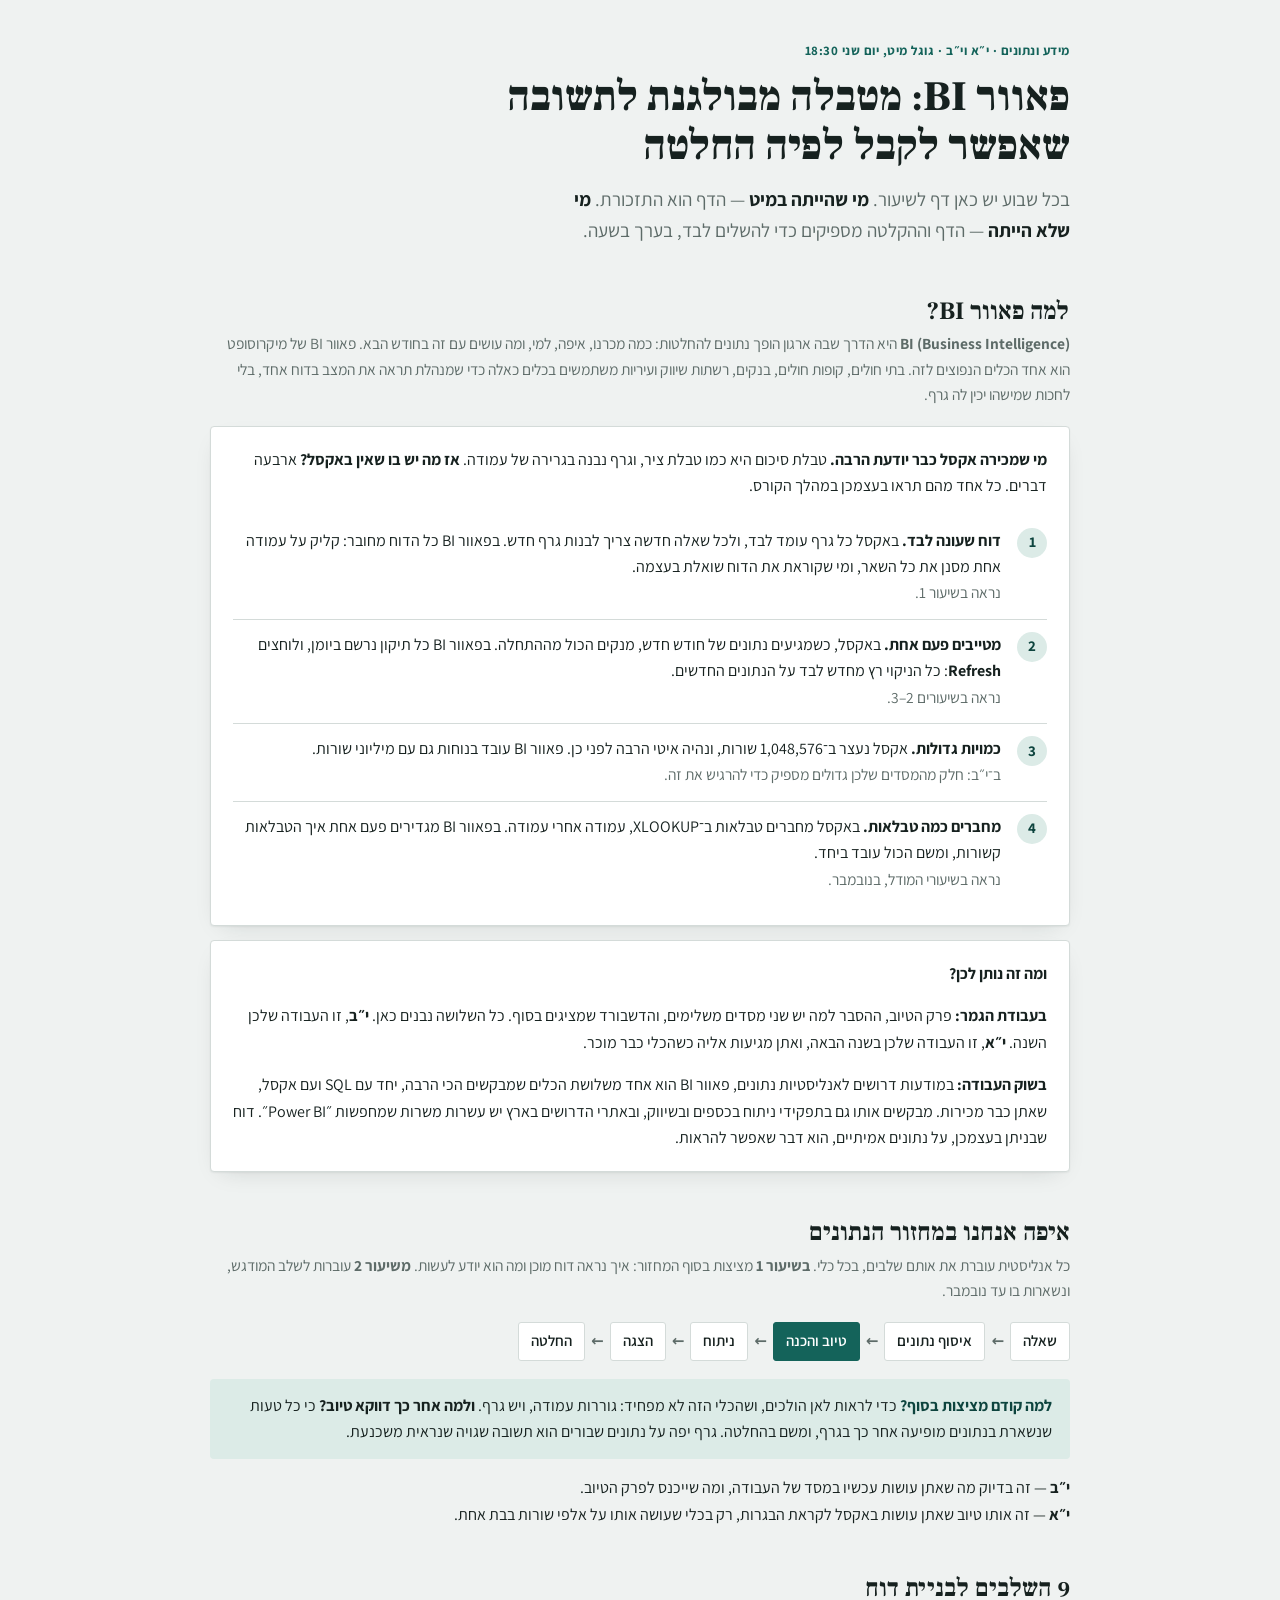
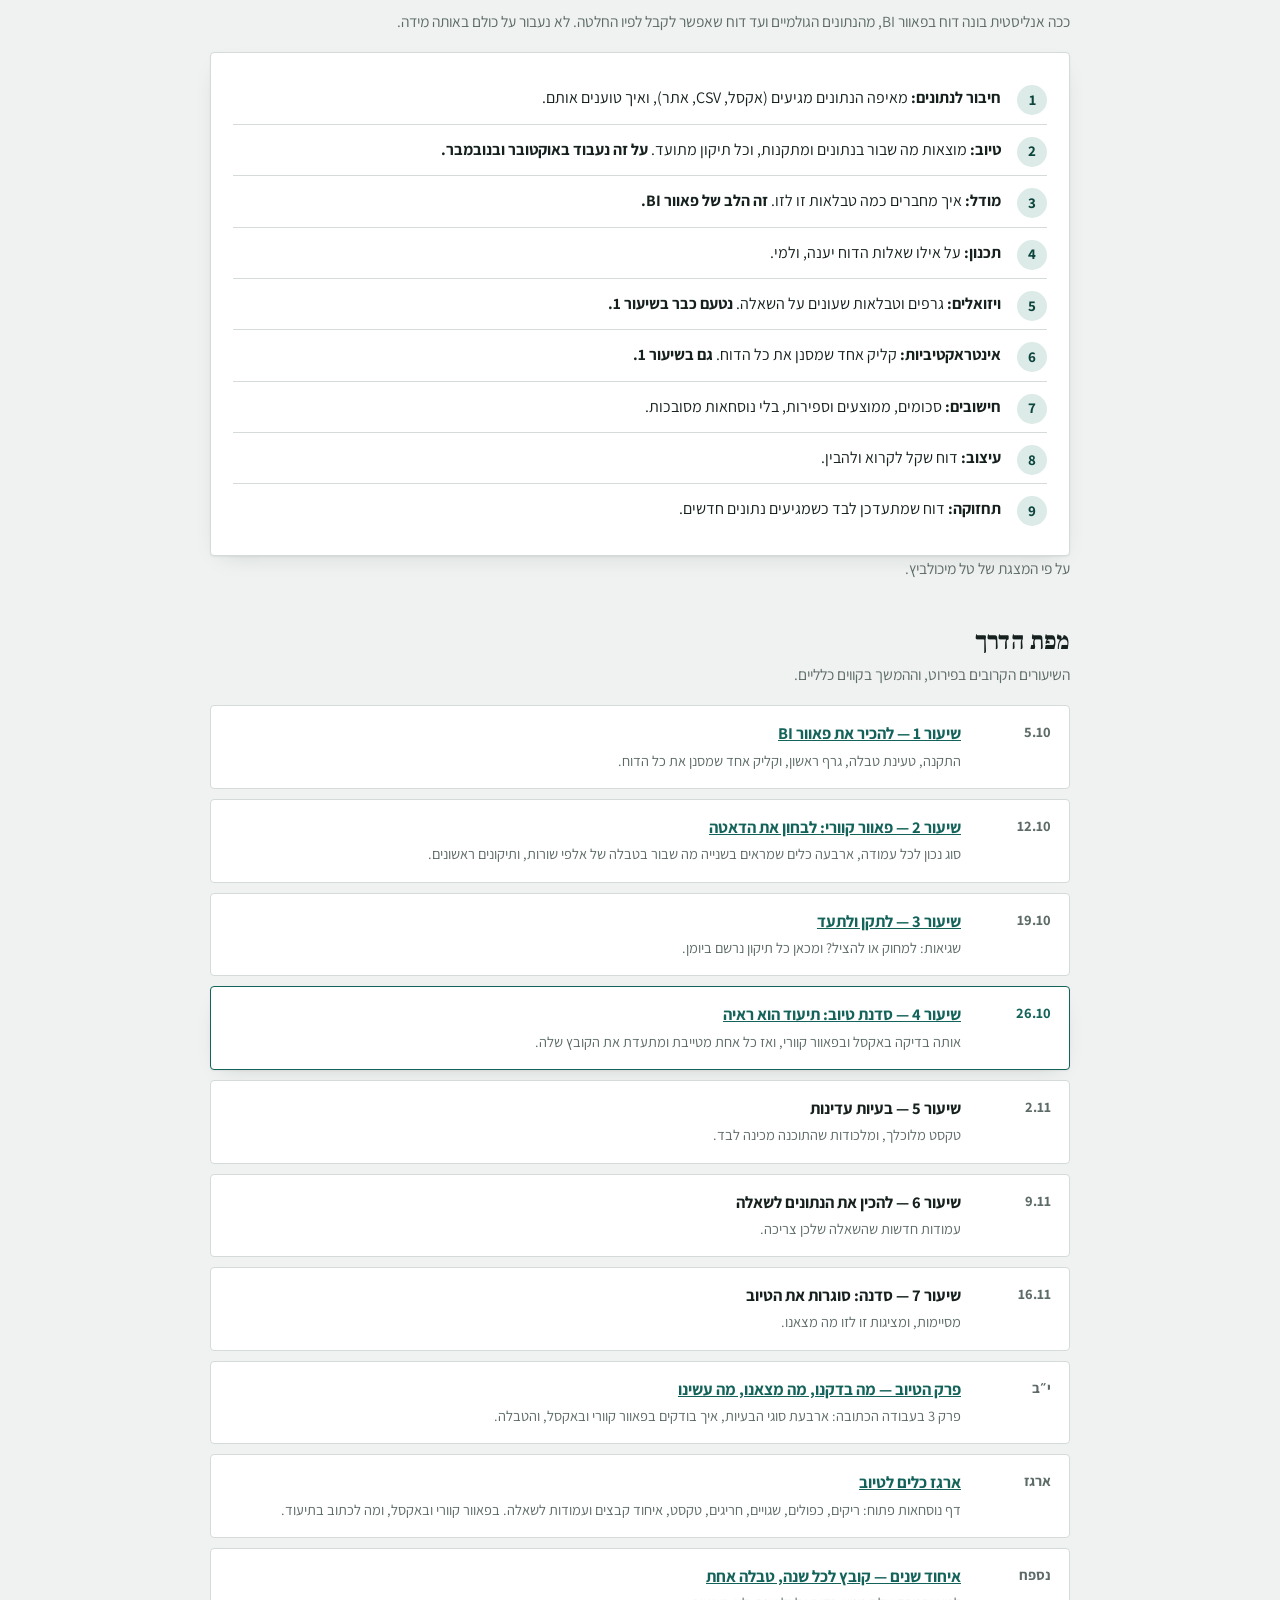
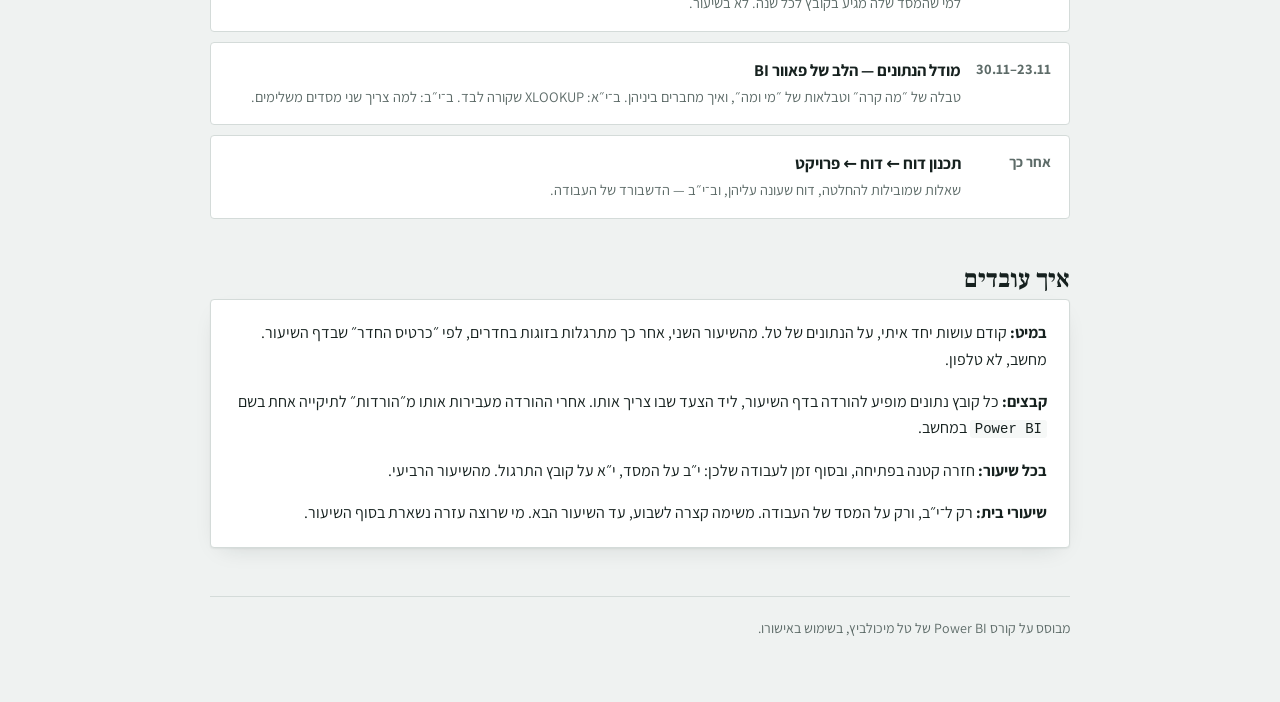
<file: index.html>
<!doctype html>
<html lang="he" dir="rtl">
<head>
<meta charset="utf-8">
<meta name="viewport" content="width=device-width, initial-scale=1">
<title>פאוור BI — מפת הדרך</title>
<link rel="preconnect" href="https://fonts.googleapis.com">
<link rel="preconnect" href="https://fonts.gstatic.com" crossorigin>
<link rel="stylesheet" href="https://fonts.googleapis.com/css2?family=Assistant:wght@400;600;700&family=Frank+Ruhl+Libre:wght@500;700;900&display=swap">
<link rel="stylesheet" href="style.css?v=7">
</head>
<body>
<div class="wrap">

<header class="intro">
  <p class="eyebrow">מידע ונתונים · י״א וי״ב · גוגל מיט, יום שני 18:30</p>
  <h1>פאוור BI: מטבלה מבולגנת לתשובה שאפשר לקבל לפיה החלטה</h1>
  <p class="lede">בכל שבוע יש כאן דף לשיעור. <strong>מי שהייתה במיט</strong> — הדף הוא התזכורת.
  <strong>מי שלא הייתה</strong> — הדף וההקלטה מספיקים כדי להשלים לבד, בערך בשעה.</p>
</header>

<section id="why">
  <h2>למה פאוור BI?</h2>
  <p class="sub"><b>BI (Business Intelligence)</b> היא הדרך שבה ארגון הופך נתונים להחלטות: כמה מכרנו, איפה, למי, ומה עושים עם זה בחודש הבא.
  פאוור BI של מיקרוסופט הוא אחד הכלים הנפוצים לזה. בתי חולים, קופות חולים, בנקים, רשתות שיווק ועיריות משתמשים בכלים כאלה כדי שמנהלת תראה את המצב בדוח אחד, בלי לחכות שמישהו יכין לה גרף.</p>
  <div class="box">
    <p style="margin-top:0"><b>מי שמכירה אקסל כבר יודעת הרבה.</b> טבלת סיכום היא כמו טבלת ציר, וגרף נבנה בגרירה של עמודה.
    <b>אז מה יש בו שאין באקסל?</b> ארבעה דברים. כל אחד מהם תראו בעצמכן במהלך הקורס.</p>
    <ol class="do">
      <li><b>דוח שעונה לבד.</b> באקסל כל גרף עומד לבד, ולכל שאלה חדשה צריך לבנות גרף חדש. בפאוור BI כל הדוח מחובר: קליק על עמודה אחת מסנן את כל השאר, ומי שקוראת את הדוח שואלת בעצמה.
        <br><span class="sub">נראה בשיעור 1.</span></li>
      <li><b>מטייבים פעם אחת.</b> באקסל, כשמגיעים נתונים של חודש חדש, מנקים הכול מההתחלה. בפאוור BI כל תיקון נרשם ביומן, ולוחצים <b>Refresh</b>: כל הניקוי רץ מחדש לבד על הנתונים החדשים.
        <br><span class="sub">נראה בשיעורים 2–3.</span></li>
      <li><b>כמויות גדולות.</b> אקסל נעצר ב־1,048,576 שורות, ונהיה איטי הרבה לפני כן. פאוור BI עובד בנוחות גם עם מיליוני שורות.
        <br><span class="sub">ב־י״ב: חלק מהמסדים שלכן גדולים מספיק כדי להרגיש את זה.</span></li>
      <li><b>מחברים כמה טבלאות.</b> באקסל מחברים טבלאות ב־XLOOKUP, עמודה אחרי עמודה. בפאוור BI מגדירים פעם אחת איך הטבלאות קשורות, ומשם הכול עובד ביחד.
        <br><span class="sub">נראה בשיעורי המודל, בנובמבר.</span></li>
    </ol>
  </div>
  <div class="box">
    <p style="margin-top:0"><b>ומה זה נותן לכן?</b></p>
    <p><b>בעבודת הגמר:</b> פרק הטיוב, ההסבר למה יש שני מסדים משלימים, והדשבורד שמציגים בסוף. כל השלושה נבנים כאן.
    <b>י״ב</b>, זו העבודה שלכן השנה. <b>י״א</b>, זו העבודה שלכן בשנה הבאה, ואתן מגיעות אליה כשהכלי כבר מוכר.</p>
    <p style="margin-bottom:0"><b>בשוק העבודה:</b> במודעות דרושים לאנליסטיות נתונים, פאוור BI הוא אחד משלושת הכלים שמבקשים הכי הרבה, יחד עם SQL ועם אקסל, שאתן כבר מכירות.
    מבקשים אותו גם בתפקידי ניתוח בכספים ובשיווק, ובאתרי הדרושים בארץ יש עשרות משרות שמחפשות ״Power BI״.
    דוח שבניתן בעצמכן, על נתונים אמיתיים, הוא דבר שאפשר להראות.</p>
  </div>
</section>

<section id="cycle">
  <h2>איפה אנחנו במחזור הנתונים</h2>
  <p class="sub">כל אנליסטית עוברת את אותם שלבים, בכל כלי. <b>בשיעור 1</b> מציצות בסוף המחזור: איך נראה דוח מוכן ומה הוא יודע לעשות.
  <b>משיעור 2</b> עוברות לשלב המודגש, ונשארות בו עד נובמבר.</p>
  <ul class="cycle" aria-label="מחזור הנתונים">
    <li>שאלה</li><li class="arr" aria-hidden="true">←</li>
    <li>איסוף נתונים</li><li class="arr" aria-hidden="true">←</li>
    <li class="here">טיוב והכנה</li><li class="arr" aria-hidden="true">←</li>
    <li>ניתוח</li><li class="arr" aria-hidden="true">←</li>
    <li>הצגה</li><li class="arr" aria-hidden="true">←</li>
    <li>החלטה</li>
  </ul>
  <div class="why" style="margin-top:18px">
    <b>למה קודם מציצות בסוף?</b> כדי לראות לאן הולכים, ושהכלי הזה לא מפחיד: גוררות עמודה, ויש גרף.
    <b>ולמה אחר כך דווקא טיוב?</b> כי כל טעות שנשארת בנתונים מופיעה אחר כך בגרף, ומשם בהחלטה.
    גרף יפה על נתונים שבורים הוא תשובה שגויה שנראית משכנעת.
  </div>
  <p><b>י״ב</b> — זה בדיוק מה שאתן עושות עכשיו במסד של העבודה, ומה שייכנס לפרק הטיוב.<br>
  <b>י״א</b> — זה אותו טיוב שאתן עושות באקסל לקראת הבגרות, רק בכלי שעושה אותו על אלפי שורות בבת אחת.</p>
</section>

<section id="steps">
  <h2>9 השלבים לבניית דוח</h2>
  <p class="sub">ככה אנליסטית בונה דוח בפאוור BI, מהנתונים הגולמיים ועד דוח שאפשר לקבל לפיו החלטה. לא נעבור על כולם באותה מידה.</p>
  <div class="box">
    <ol class="do">
      <li><b>חיבור לנתונים:</b> מאיפה הנתונים מגיעים (אקסל, CSV, אתר), ואיך טוענים אותם.</li>
      <li><b>טיוב:</b> מוצאות מה שבור בנתונים ומתקנות, וכל תיקון מתועד. <b>על זה נעבוד באוקטובר ובנובמבר.</b></li>
      <li><b>מודל:</b> איך מחברים כמה טבלאות זו לזו. <b>זה הלב של פאוור BI.</b></li>
      <li><b>תכנון:</b> על אילו שאלות הדוח יענה, ולמי.</li>
      <li><b>ויזואלים:</b> גרפים וטבלאות שעונים על השאלה. <b>נטעם כבר בשיעור 1.</b></li>
      <li><b>אינטראקטיביות:</b> קליק אחד שמסנן את כל הדוח. <b>גם בשיעור 1.</b></li>
      <li><b>חישובים:</b> סכומים, ממוצעים וספירות, בלי נוסחאות מסובכות.</li>
      <li><b>עיצוב:</b> דוח שקל לקרוא ולהבין.</li>
      <li><b>תחזוקה:</b> דוח שמתעדכן לבד כשמגיעים נתונים חדשים.</li>
    </ol>
  </div>
  <p class="sub">על פי המצגת של טל מיכולביץ.</p>
</section>

<section id="road">
  <h2>מפת הדרך</h2>
  <p class="sub">השיעורים הקרובים בפירוט, וההמשך בקווים כלליים.</p>
  <ol class="road">
    <li><span class="d">5.10</span><div><b><a href="lesson1.html">שיעור 1 — להכיר את פאוור BI</a></b><span>התקנה, טעינת טבלה, גרף ראשון, וקליק אחד שמסנן את כל הדוח.</span></div></li>
    <li><span class="d">12.10</span><div><b><a href="lesson2.html">שיעור 2 — פאוור קוורי: לבחון את הדאטה</a></b><span>סוג נכון לכל עמודה, ארבעה כלים שמראים בשנייה מה שבור בטבלה של אלפי שורות, ותיקונים ראשונים.</span></div></li>
    <li><span class="d">19.10</span><div><b><a href="lesson3.html">שיעור 3 — לתקן ולתעד</a></b><span>שגיאות: למחוק או להציל? ומכאן כל תיקון נרשם ביומן.</span></div></li>
    <li class="now"><span class="d">26.10</span><div><b><a href="lesson4.html">שיעור 4 — סדנת טיוב: תיעוד הוא ראיה</a></b><span>אותה בדיקה באקסל ובפאוור קוורי, ואז כל אחת מטייבת ומתעדת את הקובץ שלה.</span></div></li>
    <li><span class="d">2.11</span><div><b>שיעור 5 — בעיות עדינות</b><span>טקסט מלוכלך, ומלכודות שהתוכנה מכינה לבד.</span></div></li>
    <li><span class="d">9.11</span><div><b>שיעור 6 — להכין את הנתונים לשאלה</b><span>עמודות חדשות שהשאלה שלכן צריכה.</span></div></li>
    <li><span class="d">16.11</span><div><b>שיעור 7 — סדנה: סוגרות את הטיוב</b><span>מסיימות, ומציגות זו לזו מה מצאנו.</span></div></li>
    <li><span class="d">י״ב</span><div><b><a href="tiyuv.html">פרק הטיוב — מה בדקנו, מה מצאנו, מה עשינו</a></b><span>פרק 3 בעבודה הכתובה: ארבעת סוגי הבעיות, איך בודקים בפאוור קוורי ובאקסל, והטבלה.</span></div></li>
    <li><span class="d">ארגז</span><div><b><a href="kelim.html">ארגז כלים לטיוב</a></b><span>דף נוסחאות פתוח: ריקים, כפולים, שגויים, חריגים, טקסט, איחוד קבצים ועמודות לשאלה. בפאוור קוורי ובאקסל, ומה לכתוב בתיעוד.</span></div></li>
    <li><span class="d">נספח</span><div><b><a href="append.html">איחוד שנים — קובץ לכל שנה, טבלה אחת</a></b><span>למי שהמסד שלה מגיע בקובץ לכל שנה. לא בשיעור.</span></div></li>
    <li><span class="d">23.11–30.11</span><div><b>מודל הנתונים — הלב של פאוור BI</b><span>טבלה של ״מה קרה״ וטבלאות של ״מי ומה״, ואיך מחברים ביניהן. ב־י״א: XLOOKUP שקורה לבד. ב־י״ב: למה צריך שני מסדים משלימים.</span></div></li>
    <li><span class="d">אחר כך</span><div><b>תכנון דוח ← דוח ← פרויקט</b><span>שאלות שמובילות להחלטה, דוח שעונה עליהן, וב־י״ב — הדשבורד של העבודה.</span></div></li>
  </ol>
</section>

<section id="how">
  <h2>איך עובדים</h2>
  <div class="box">
    <p style="margin-top:0"><b>במיט:</b> קודם עושות יחד איתי, על הנתונים של טל. מהשיעור השני, אחר כך מתרגלות בזוגות בחדרים, לפי ״כרטיס החדר״ שבדף השיעור. מחשב, לא טלפון.</p>
    <p><b>קבצים:</b> כל קובץ נתונים מופיע להורדה בדף השיעור, ליד הצעד שבו צריך אותו. אחרי ההורדה מעבירות אותו מ״הורדות״ לתיקייה אחת בשם <code>Power BI</code> במחשב.</p>
    <p><b>בכל שיעור:</b> חזרה קטנה בפתיחה, ובסוף זמן לעבודה שלכן: י״ב על המסד, י״א על קובץ התרגול. מהשיעור הרביעי.</p>
    <p style="margin-bottom:0"><b>שיעורי בית:</b> רק ל־י״ב, ורק על המסד של העבודה. משימה קצרה לשבוע, עד השיעור הבא. מי שרוצה עזרה נשארת בסוף השיעור.</p>
  </div>
</section>

<footer>
  <p>מבוסס על קורס Power BI של טל מיכולביץ, בשימוש באישורו.</p>
</footer>

</div>
</body>
</html>
</file>
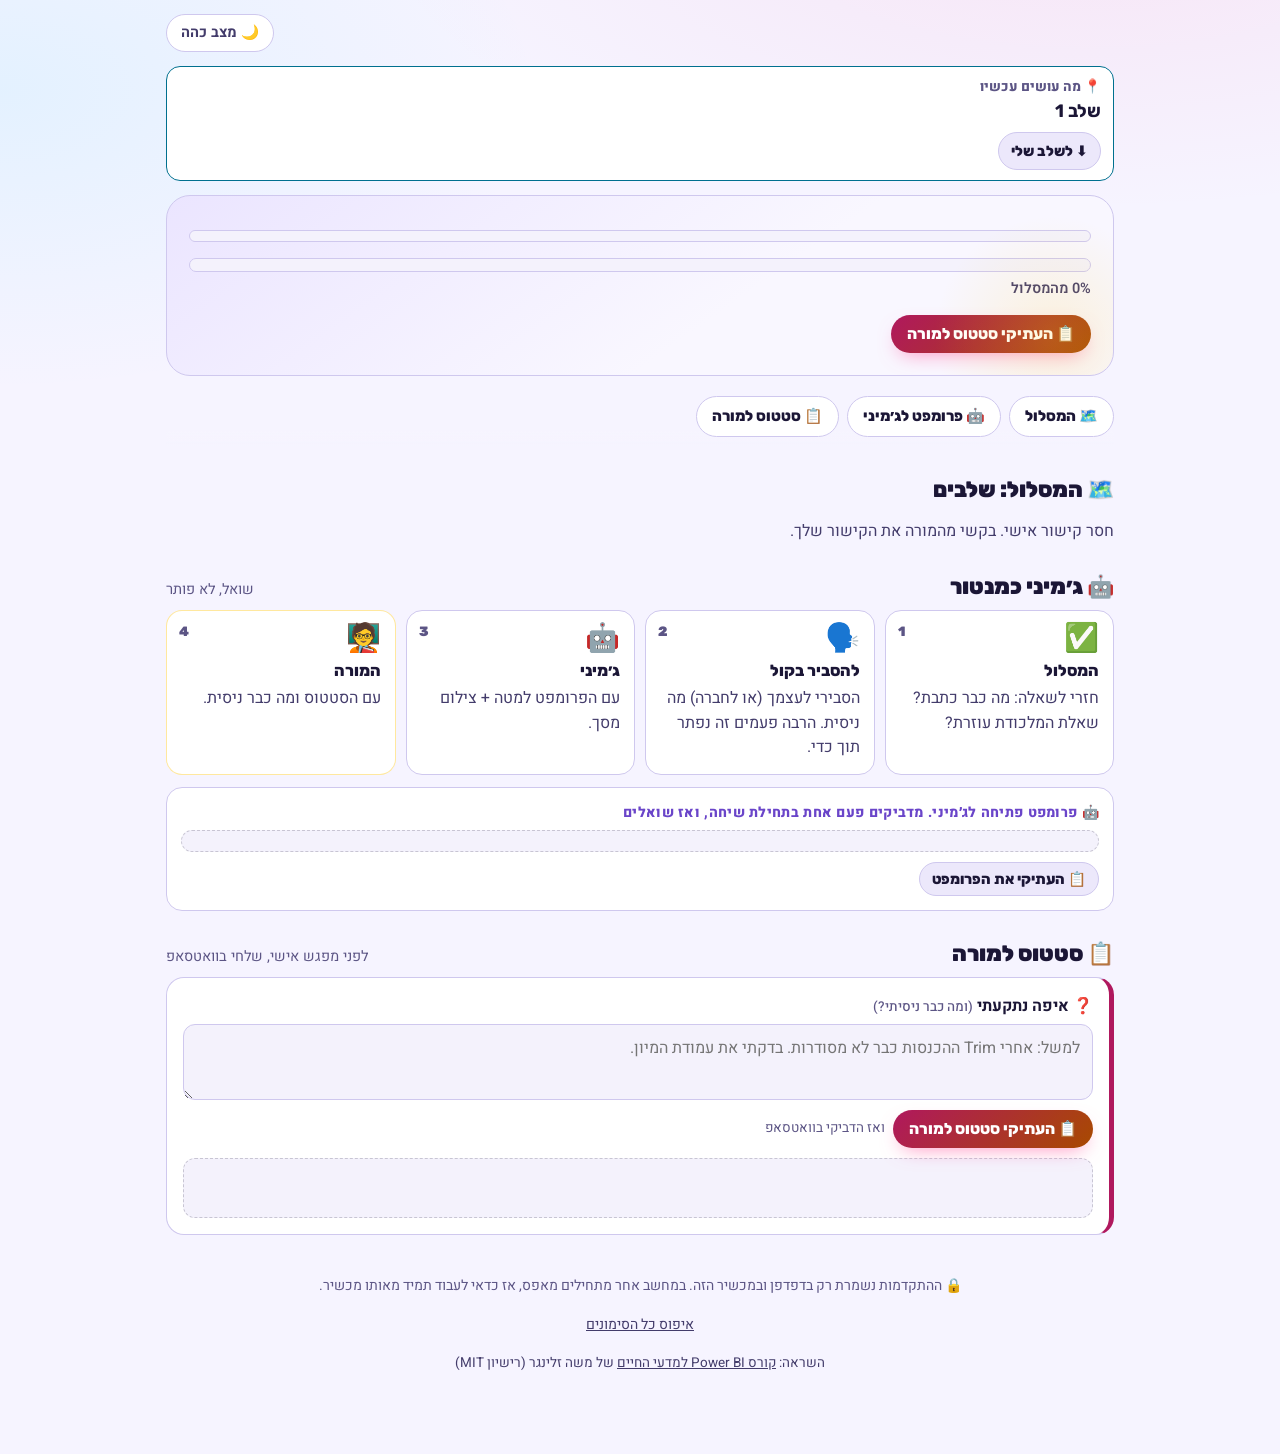
<file: masa/index.html>
<!DOCTYPE html>
<html lang="he" dir="rtl">
<head>
<meta charset="UTF-8">
<meta name="viewport" content="width=device-width, initial-scale=1">
<title>המסלול שלי · Power BI</title>
<meta name="description" content="מסלול אישי לפרויקט הגמר ב-Power BI">
<meta name="theme-color" content="#14112a" media="(prefers-color-scheme: dark)">
<meta name="theme-color" content="#f6f4ff" media="(prefers-color-scheme: light)">
<script>/* מצב בהיר/כהה: לפי המכשיר, אלא אם נבחר בכפתור (נשמר במכשיר). רץ לפני הציור, כדי שלא יהבהב */
try{ var th=localStorage.getItem('masa-theme'); if(th==='light'||th==='dark') document.documentElement.setAttribute('data-theme', th); }catch(e){}
</script>
<link rel="icon" href="data:image/svg+xml,%3Csvg%20xmlns%3D'http%3A%2F%2Fwww.w3.org%2F2000%2Fsvg'%20viewBox%3D'0%200%20100%20100'%3E%3Ctext%20y%3D'.9em'%20font-size%3D'90'%3E%F0%9F%93%8A%3C%2Ftext%3E%3C%2Fsvg%3E">
<link rel="preconnect" href="https://fonts.googleapis.com">
<link rel="preconnect" href="https://fonts.gstatic.com" crossorigin>
<link href="https://fonts.googleapis.com/css2?family=Rubik:wght@500;600;700;800;900&family=Heebo:wght@400;500;600;700&display=swap" rel="stylesheet">
<meta name="robots" content="noindex">
<link rel="stylesheet" href="path.css">
</head>
<body>
<div class="wrap">
  <header class="topbar">
    <a class="logo" href="#top" id="top"><span id="logo"></span></a>
    <div class="top-actions">
      <button type="button" class="theme-btn" id="themeBtn"></button>
    </div>
  </header>

  <main>
  <!-- תיבת ״מה עכשיו״: הדבר הראשון בדף, גם בטלפון. המנוע ממלא אותה -->
  <dl class="now-box" aria-label="מה עכשיו">
    <div class="nb-do"><dt>📍 מה עושים עכשיו</dt><dd><b id="nowText">שלב 1</b><span id="nowNext"></span>
      <a class="btn ghost small" href="#journey" id="goNow" data-pl="⬇️ לשלב שלנו">⬇️ לשלב שלי</a></dd></div>
    <div class="nb-out" hidden><dt>📤 מה מגישים</dt><dd id="nowOut"></dd></div>
    <div hidden><dt>⏱️ זמן משוער</dt><dd id="nowTime"></dd></div>
    <div hidden><dt>🗓️ סבב</dt><dd id="nowRound"></dd></div>
  </dl>
  <section class="hero" aria-labelledby="h1">
    <div id="heroTop"></div>
    <div id="names"></div>
    <div class="toggle" id="tracks" role="group" aria-label="בחירת מסלול שאלות" hidden></div>
    <div class="xp" role="progressbar" aria-label="התקדמות במסלול" aria-valuemin="0" aria-valuemax="100" aria-valuenow="0" id="xpBar"><i id="xpFill"></i></div>
    <div class="xp-row"><span id="xpText">0% מהמסלול</span><span class="sync-state" id="syncState" role="status" aria-live="polite"></span></div>
    <div class="hero-actions">
      <button class="btn main" type="button" id="copyTop" data-pl="📋 העתיקו סטטוס למורה">📋 העתיקי סטטוס למורה</button>
    </div>
  </section>

  <nav class="tabs" aria-label="ניווט בעמוד">
    <a class="tab" href="#journey">🗺️ המסלול</a>
    <a class="tab" href="#gemini">🤖 פרומפט לג׳מיני</a>
    <a class="tab" href="#status">📋 סטטוס למורה</a>
  </nav>

  <section id="journey" aria-labelledby="hj">
    <div class="sec-head"><h2 id="hj">🗺️ המסלול: <span id="stageCount"></span> שלבים</h2><span id="trackLabel"></span></div>
    <p class="intro" id="intro"></p>
    <div id="stages"></div>
  </section>

  <section id="gemini" aria-labelledby="hg">
    <div class="sec-head"><h2 id="hg">🤖 ג׳מיני כמנטור</h2><span>שואל, לא פותר</span></div>
    <div class="steps">
      <div class="stp"><span class="n">1</span><div class="e">✅</div><b>המסלול</b><p data-pl="חזרו לשאלה שלכן: מה כבר כתבתן? שאלת המלכודת עוזרת?">חזרי לשאלה: מה כבר כתבת? שאלת המלכודת עוזרת?</p></div>
      <div class="stp"><span class="n">2</span><div class="e">🗣️</div><b data-pl="בת הזוג">להסביר בקול</b><p data-pl="הסבירו לה בקול מה ניסיתן. הרבה פעמים זה נפתר תוך כדי.">הסבירי לעצמך (או לחברה) מה ניסית. הרבה פעמים זה נפתר תוך כדי.</p></div>
      <div class="stp"><span class="n">3</span><div class="e">🤖</div><b>ג׳מיני</b><p>עם הפרומפט למטה + צילום מסך.</p></div>
      <div class="stp teacher"><span class="n">4</span><div class="e">🧑‍🏫</div><b>המורה</b><p data-pl="עם הסטטוס ומה כבר ניסיתן.">עם הסטטוס ומה כבר ניסית.</p></div>
    </div>
    <div class="prompt-box">
      <div class="lbl" id="promptLbl">🤖 פרומפט פתיחה לג׳מיני. מדביקים פעם אחת בתחילת שיחה, ואז שואלים</div>
      <div class="spell" id="aiPrompt"></div>
      <button class="btn ghost small" type="button" id="copyPrompt" data-pl="📋 העתיקו את הפרומפט">📋 העתיקי את הפרומפט</button>
    </div>
  </section>

  <section id="status" aria-labelledby="hs">
    <div class="sec-head"><h2 id="hs">📋 סטטוס למורה</h2><span data-pl="לפני מפגש אישי, שלחו בוואטסאפ">לפני מפגש אישי, שלחי בוואטסאפ</span></div>
    <div class="status-card">
      <div class="field">
        <label for="openq" data-pl="❓ איפה נתקענו <small>(ומה כבר ניסינו?)</small>">❓ איפה נתקעתי <small>(ומה כבר ניסיתי?)</small></label>
        <textarea id="openq" placeholder="למשל: אחרי Trim ההכנסות כבר לא מסודרות. בדקתי את עמודת המיון." data-pl-ph="למשל: אחרי התרגום לעברית הכיתות כבר לא מסודרות. בדקנו את עמודת המיון."></textarea>
      </div>
      <div class="row">
        <button class="btn main" type="button" id="copyStatus" data-pl="📋 העתיקו סטטוס למורה">📋 העתיקי סטטוס למורה</button>
        <span style="font-size:13.5px;color:var(--ink-faint)" data-pl="ואז הדביקו בוואטסאפ">ואז הדביקי בוואטסאפ</span>
      </div>
      <div class="preview" id="preview" aria-live="polite"></div>
    </div>
  </section>
  </main>

  <footer class="foot">
    <p id="footNote">🔒 ההתקדמות נשמרת רק בדפדפן ובמכשיר הזה. במחשב אחר מתחילים מאפס, אז כדאי לעבוד תמיד מאותו מכשיר.</p>
    <button type="button" id="resetBtn">איפוס כל הסימונים</button>
    <p class="credit" id="credit">השראה: <a href="https://github.com/moshezelinger/powerbi-life-sciences-course" target="_blank" rel="noopener">קורס Power BI למדעי החיים</a> של משה זלינגר (רישיון MIT)</p>
  </footer>
</div>
<div class="toast" id="toast" role="status" aria-live="polite"></div>
<script>
/* כפתור מצב בהיר/כהה. הכפתור אומר לאן עוברים */
(function(){
  var b=document.getElementById('themeBtn'), root=document.documentElement;
  function cur(){ return root.getAttribute('data-theme') || (matchMedia('(prefers-color-scheme: light)').matches ? 'light' : 'dark'); }
  function label(){ b.textContent = cur()==='light' ? '🌙 מצב כהה' : '☀️ מצב בהיר'; }
  b.addEventListener('click', function(){ var t=cur()==='light'?'dark':'light'; root.setAttribute('data-theme', t);
    try{ localStorage.setItem('masa-theme', t); }catch(e){} label(); });
  label();
})();
/* טוען את היחידה לפי ?u=, ואז את השמירה בגיליון, ואז את המנוע.
   ALIAS: יחידת בדיקה שמשתמשת בקובץ של יחידה אמיתית, עם id משלה (שמירה נפרדת, שורה נפרדת בגיליון) */
(function(){
  var ALIAS={ test:'obesity', test2:'social', test3:'ai-teens', 'social-test':'social' };
  var u=(new URLSearchParams(location.search).get('u')||'').toLowerCase();
  if(!/^[a-z0-9-]{2,40}$/.test(u)){ document.getElementById('stages').innerHTML='<p class="intro">חסר קישור אישי. בקשי מהמורה את הקישור שלך.</p>'; return; }
  function add(src, next){ var s=document.createElement('script'); s.src=src; s.onload=next;
    s.onerror=function(){ document.getElementById('stages').innerHTML='<p class="intro">הקישור לא נמצא. בדקי שהעתקת אותו עד הסוף.</p>'; }; document.body.appendChild(s); }
  add('units/'+(ALIAS[u]||u)+'.js', function(){
    if(ALIAS[u] && window.UNIT){ window.UNIT.id=u; window.UNIT.title='🧪 '+window.UNIT.title; }
    add('sync.js', function(){ add('path-engine.js'); });
  });
})();
</script>
</body>
</html>
</file>
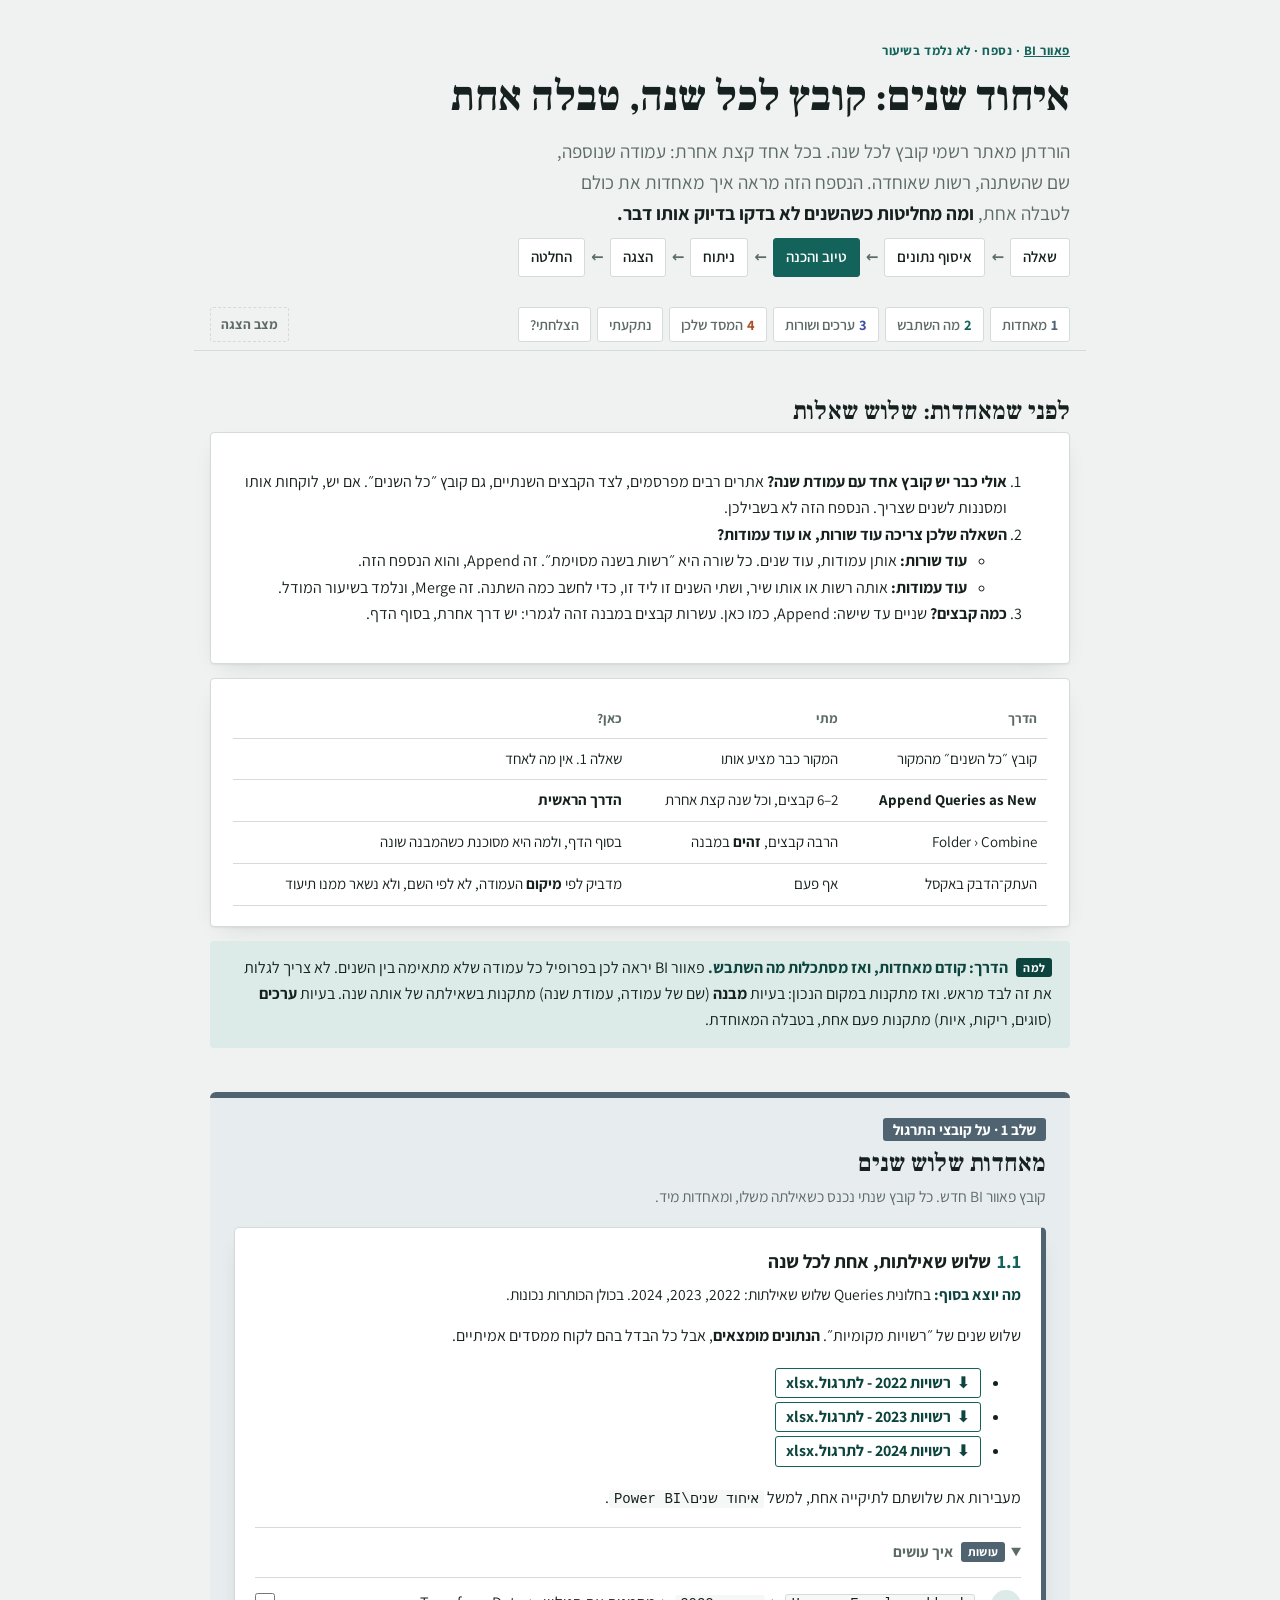
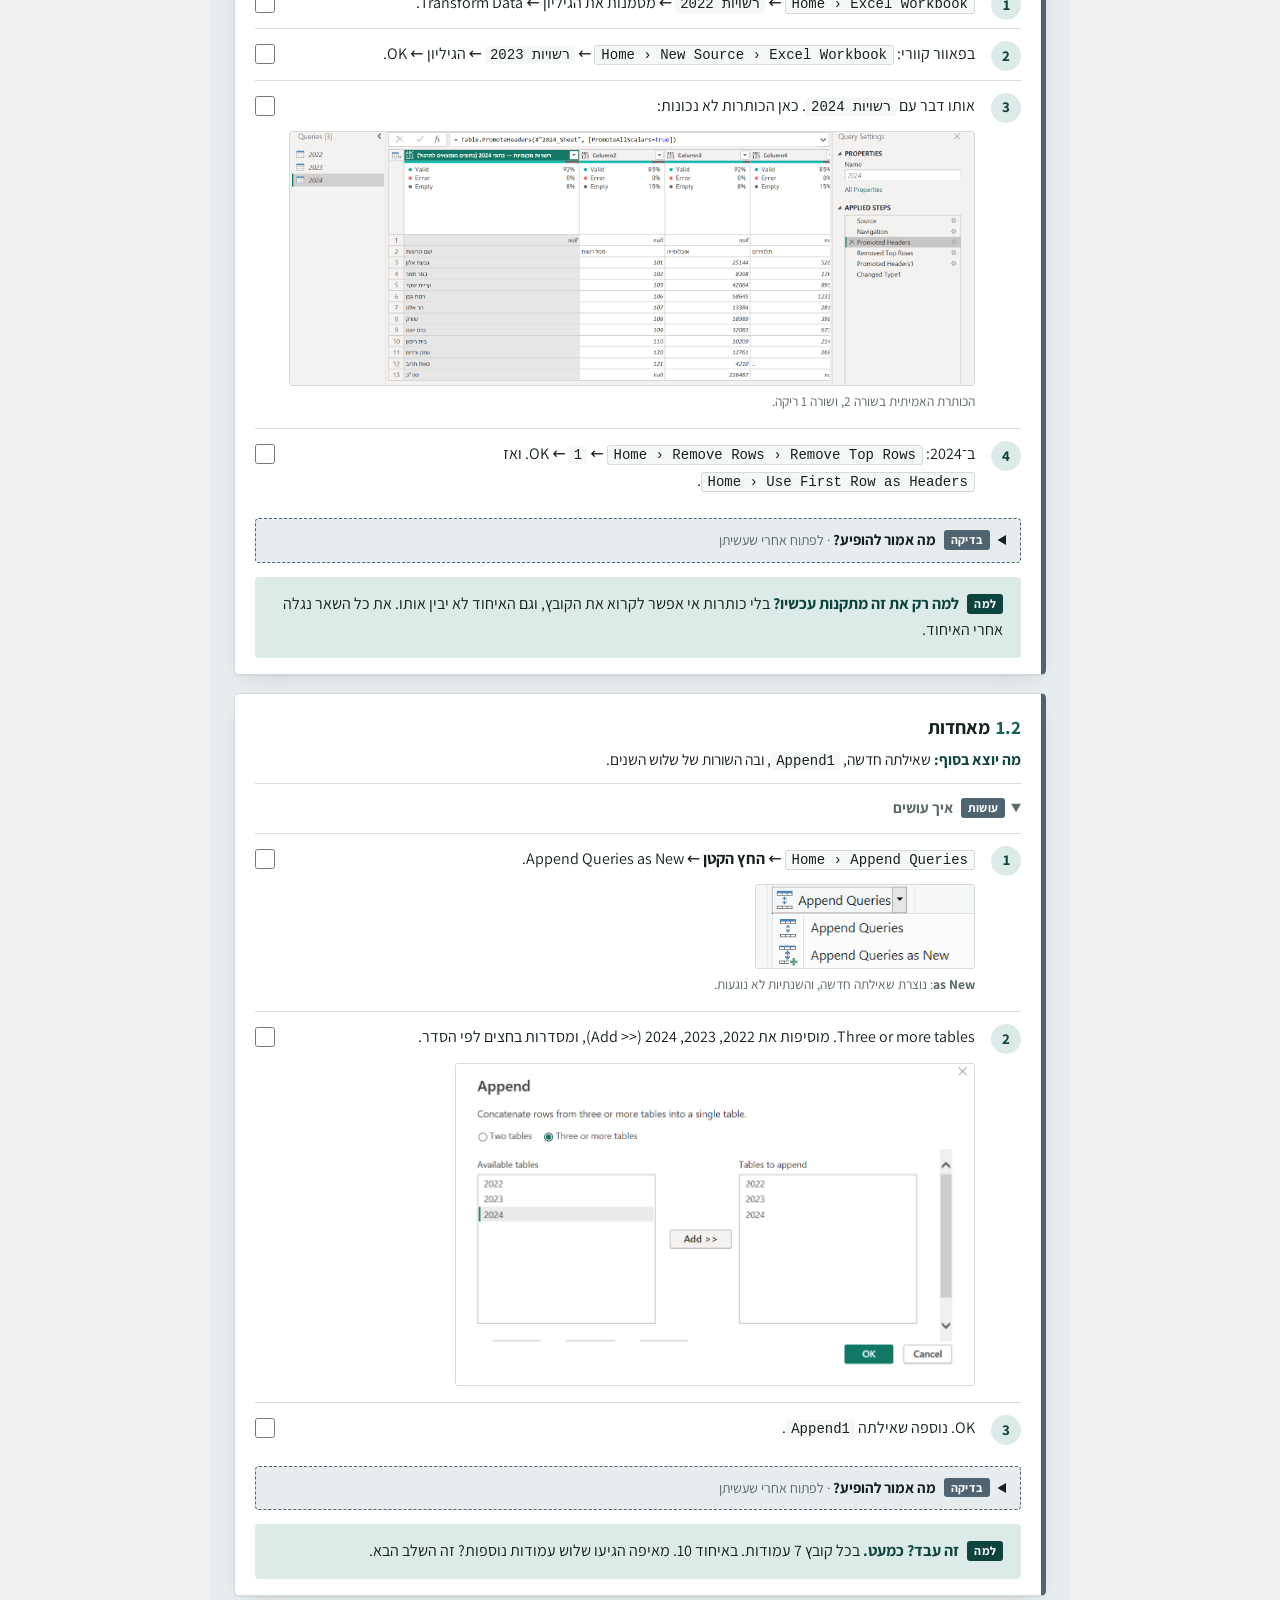
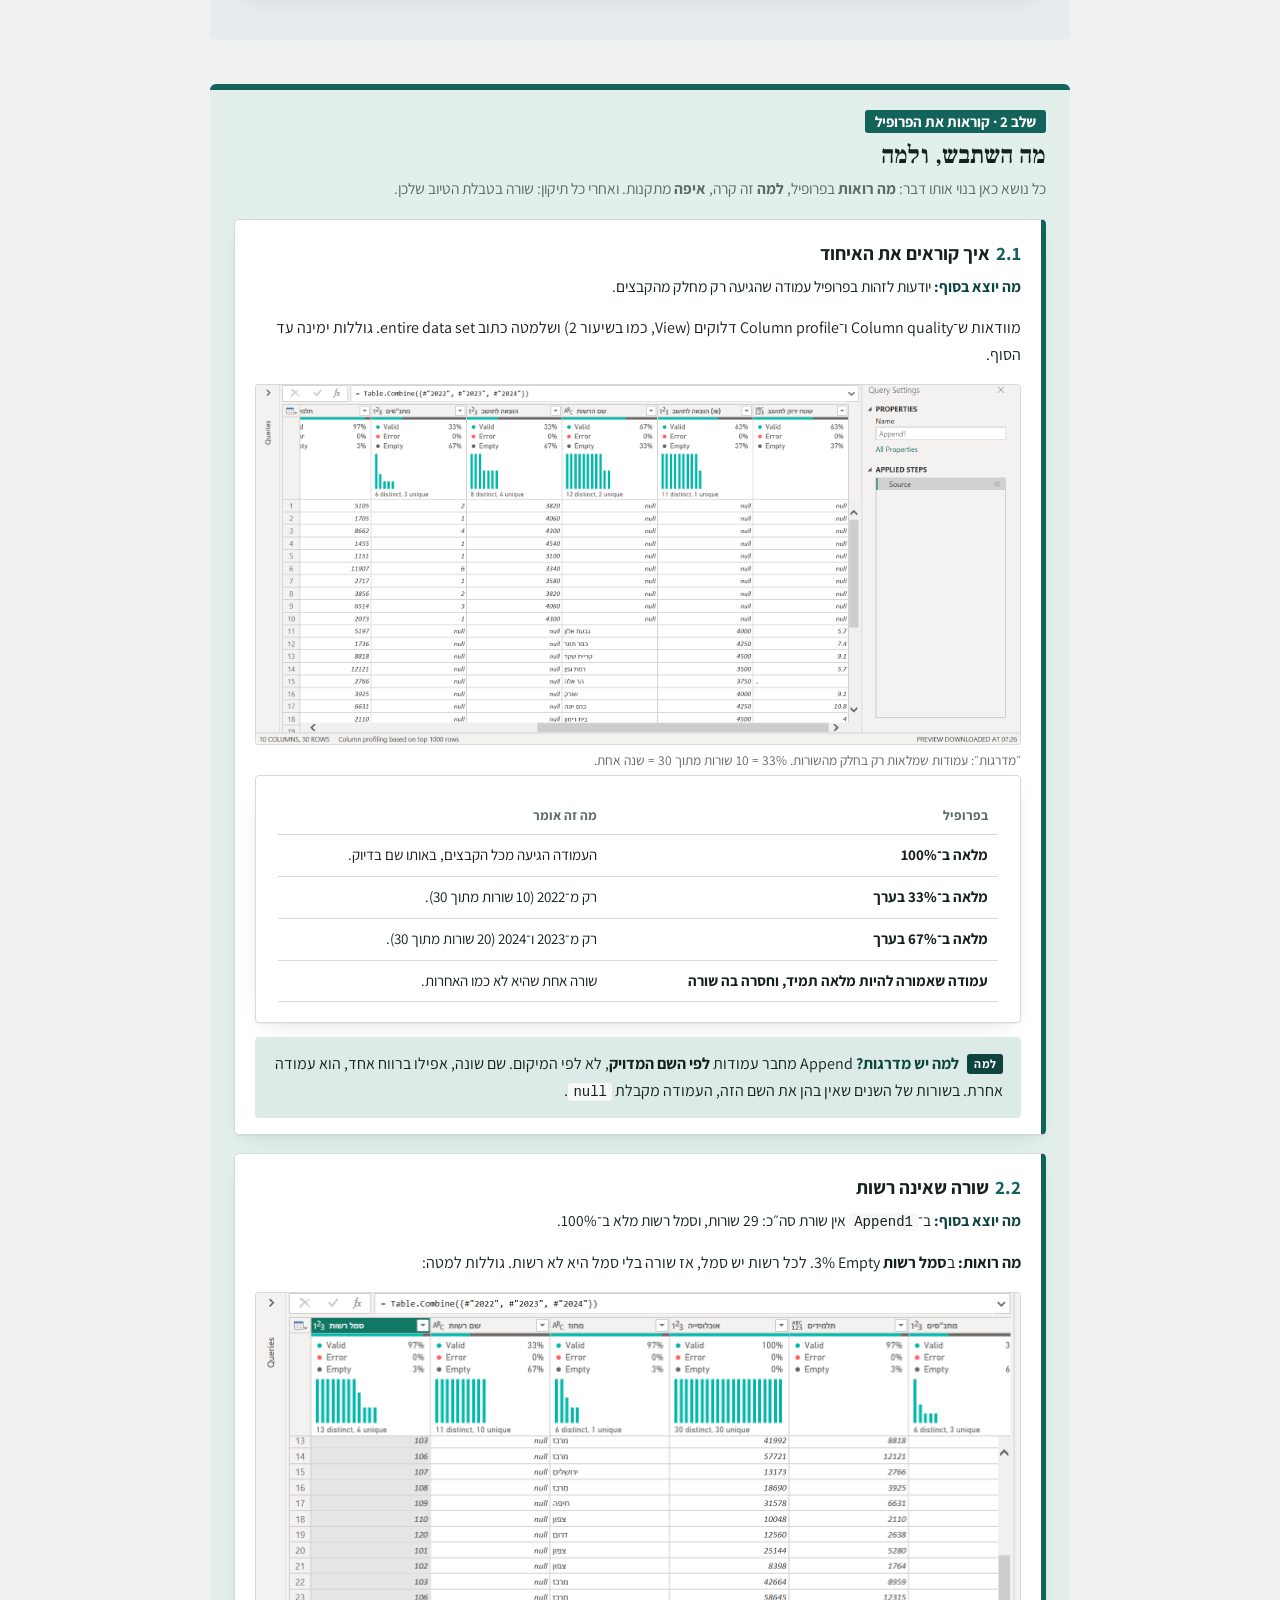
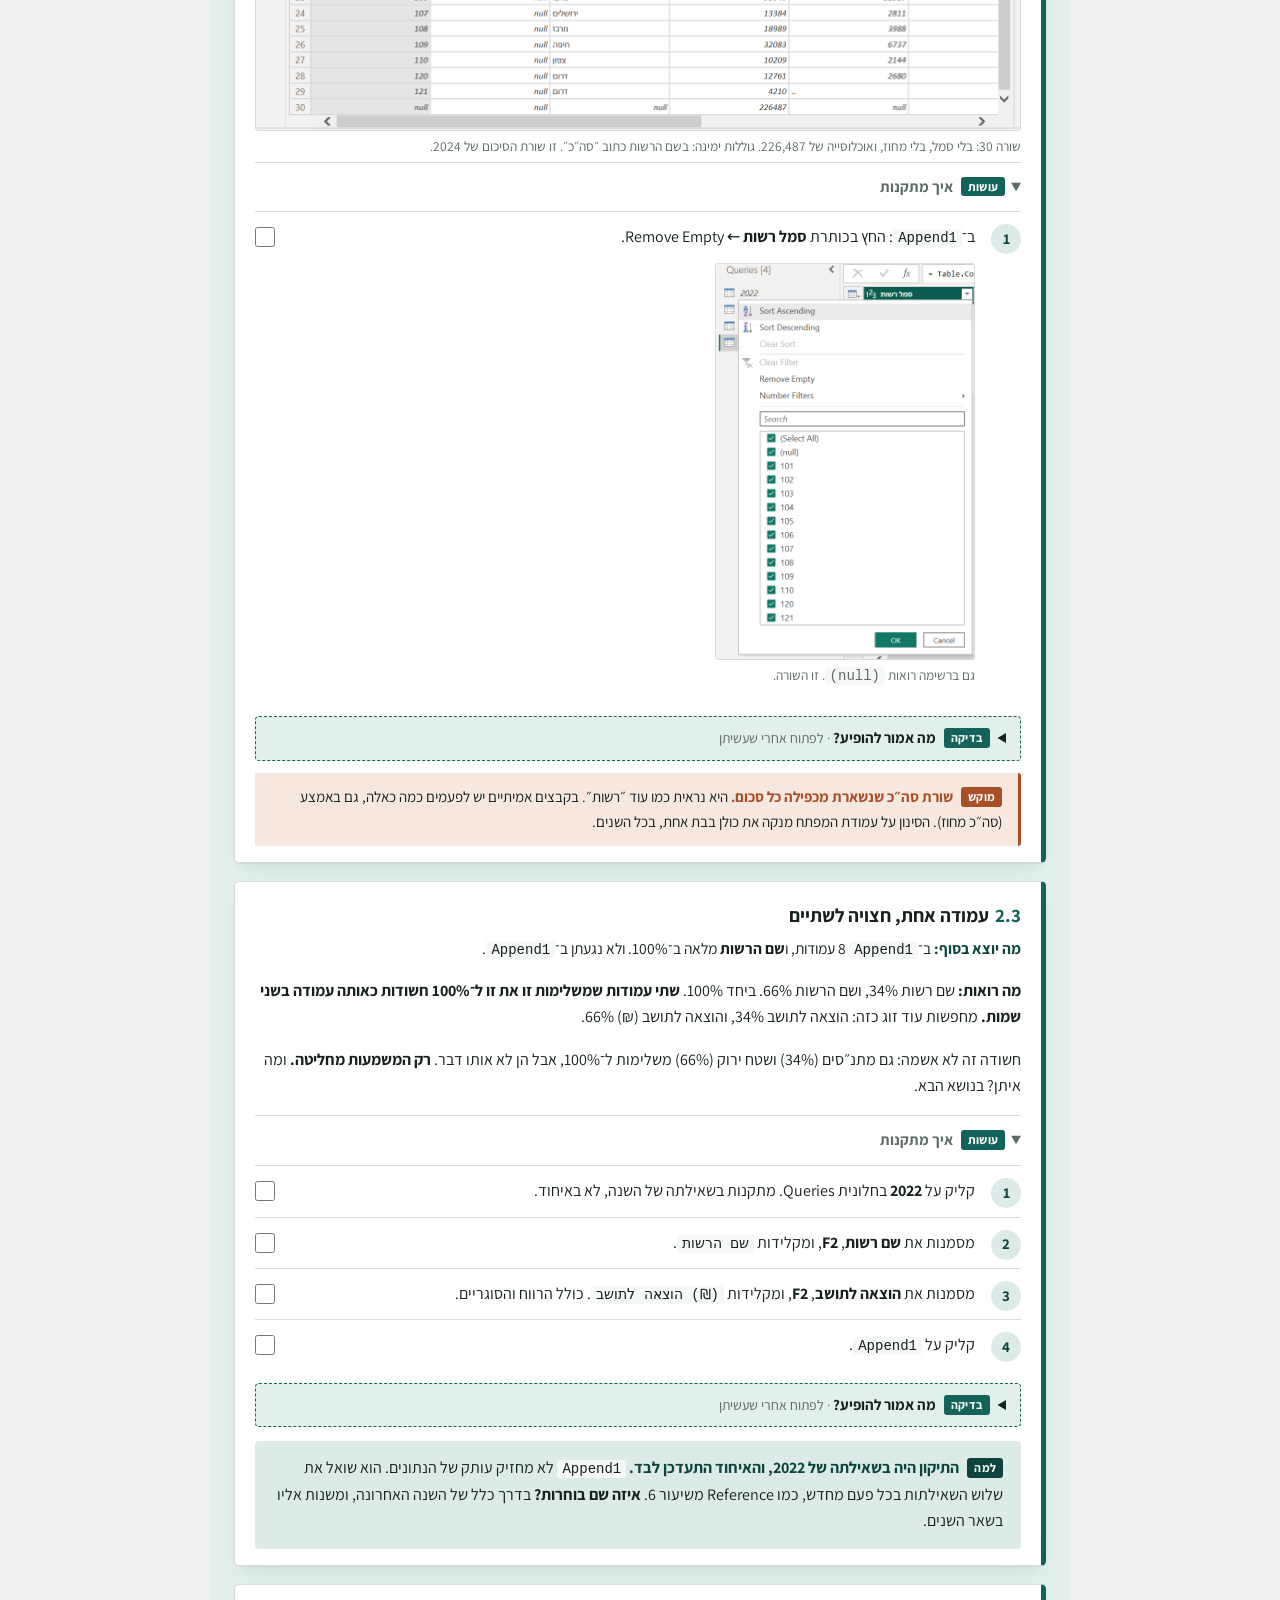
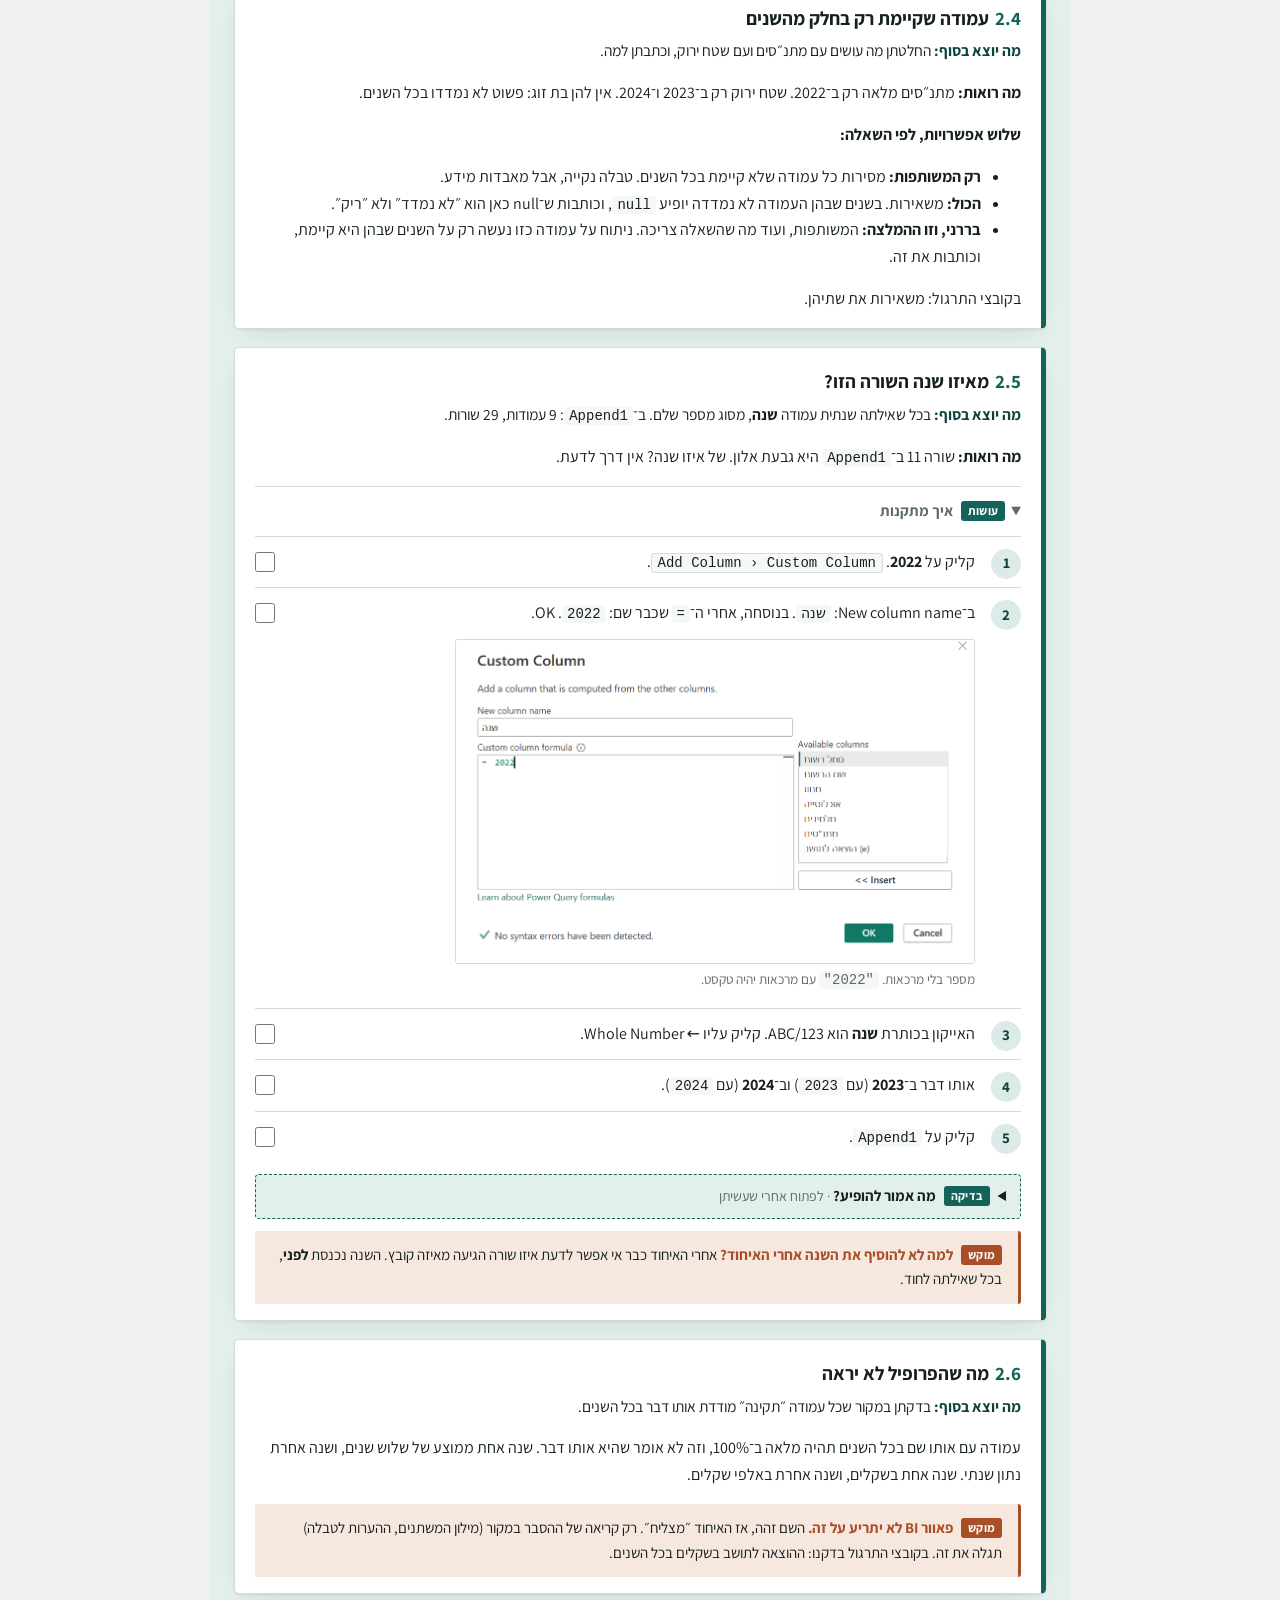
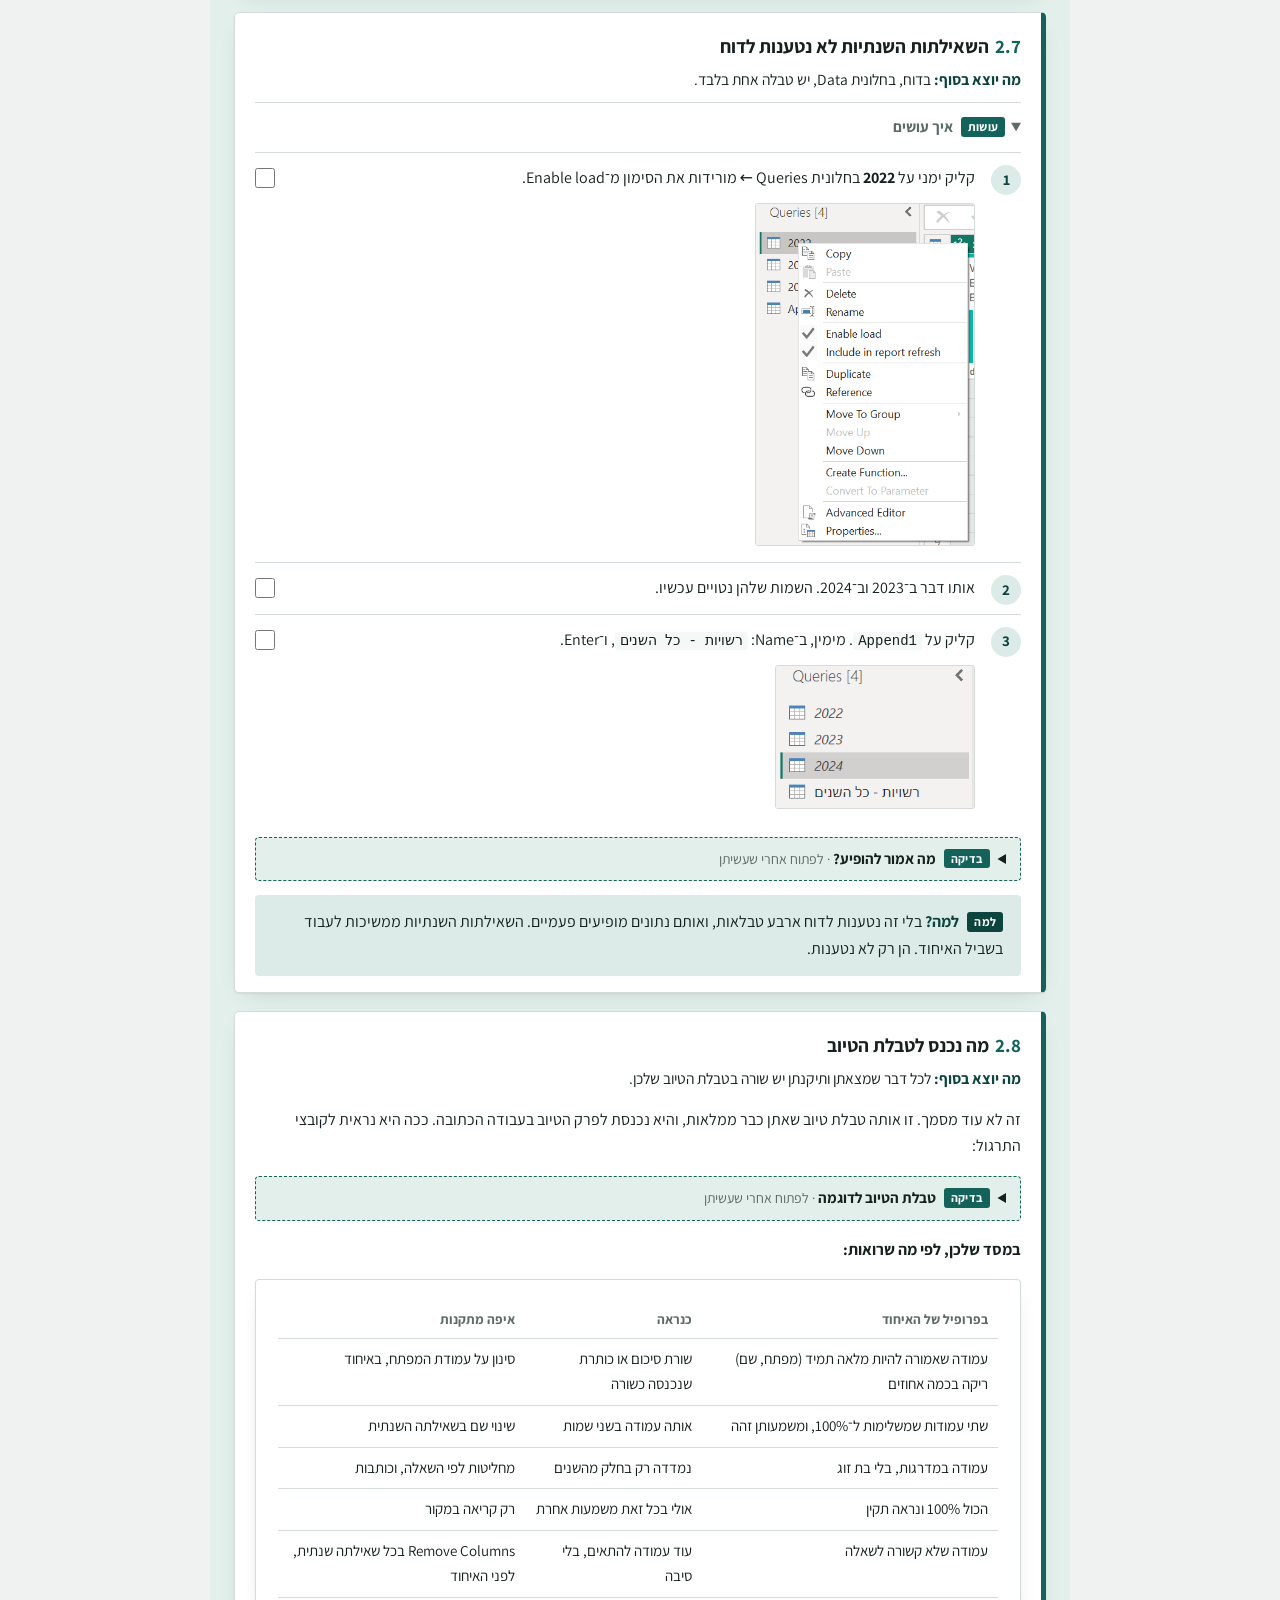
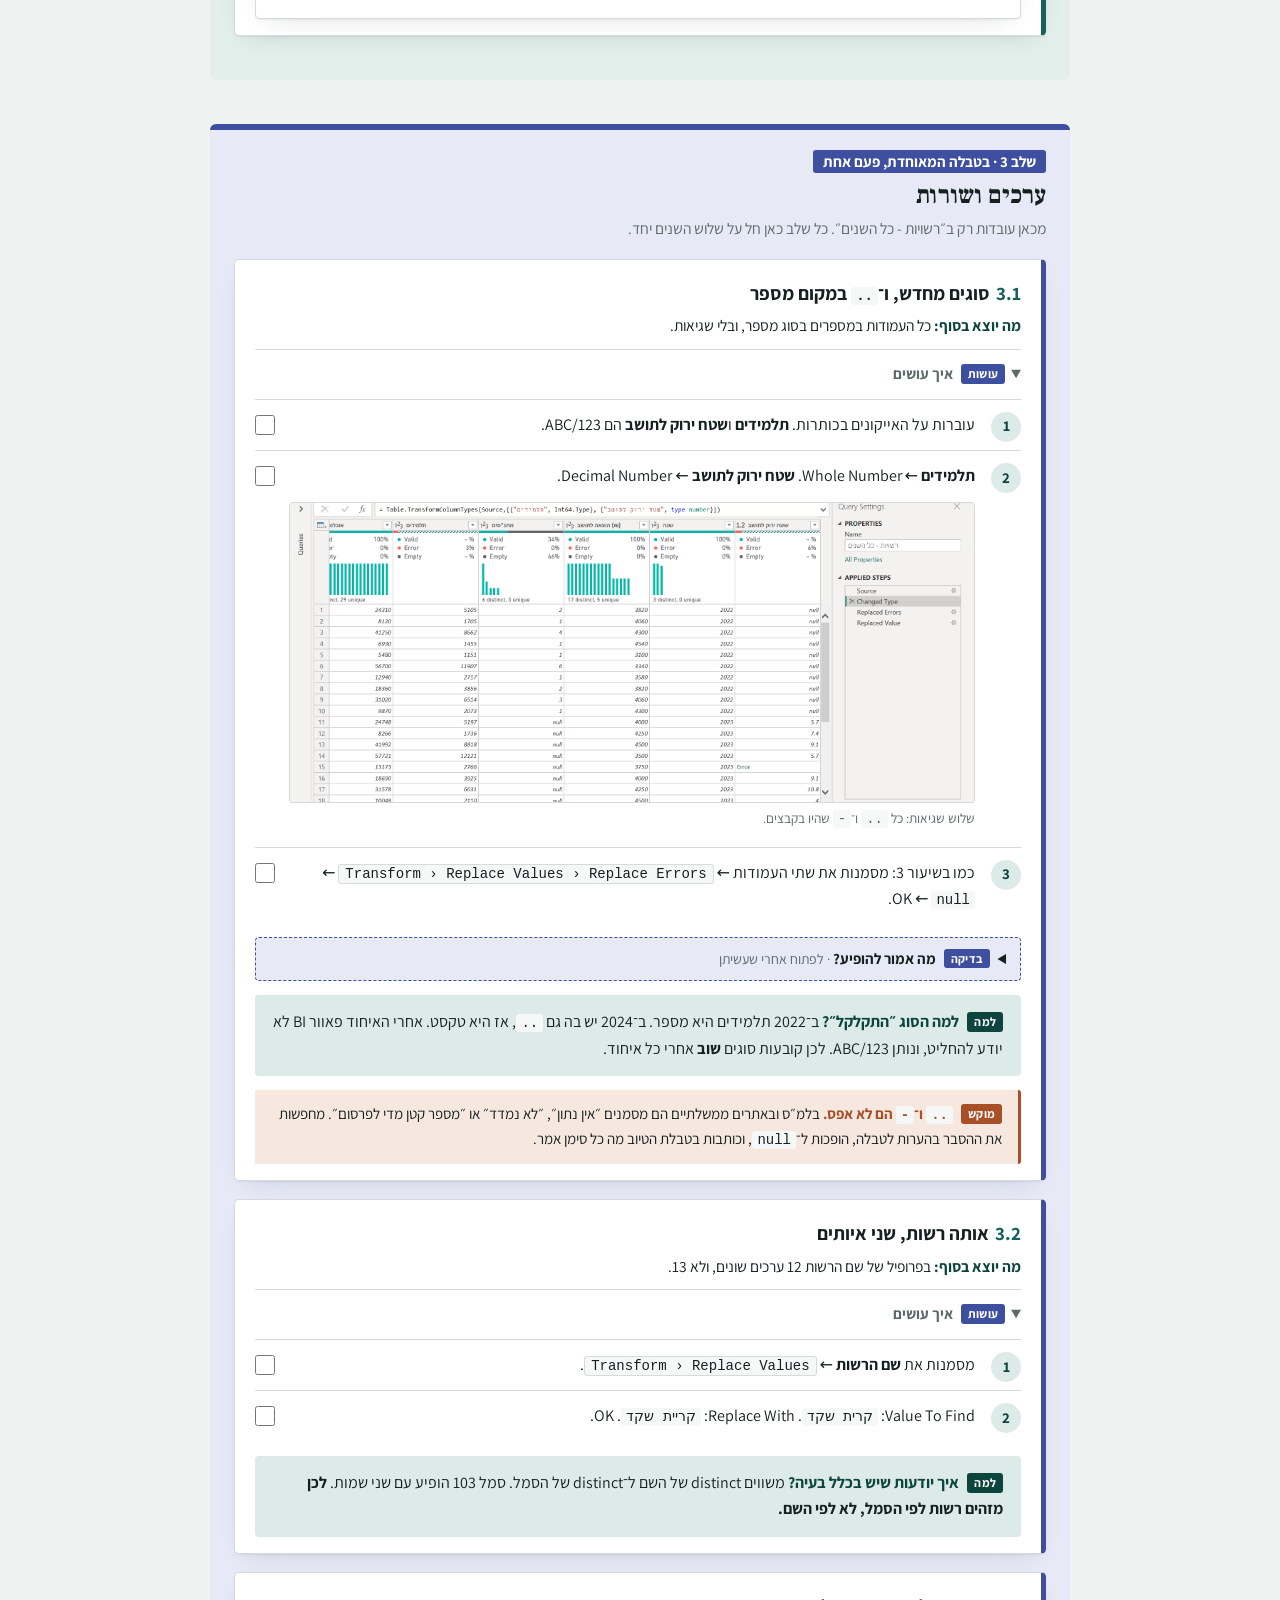
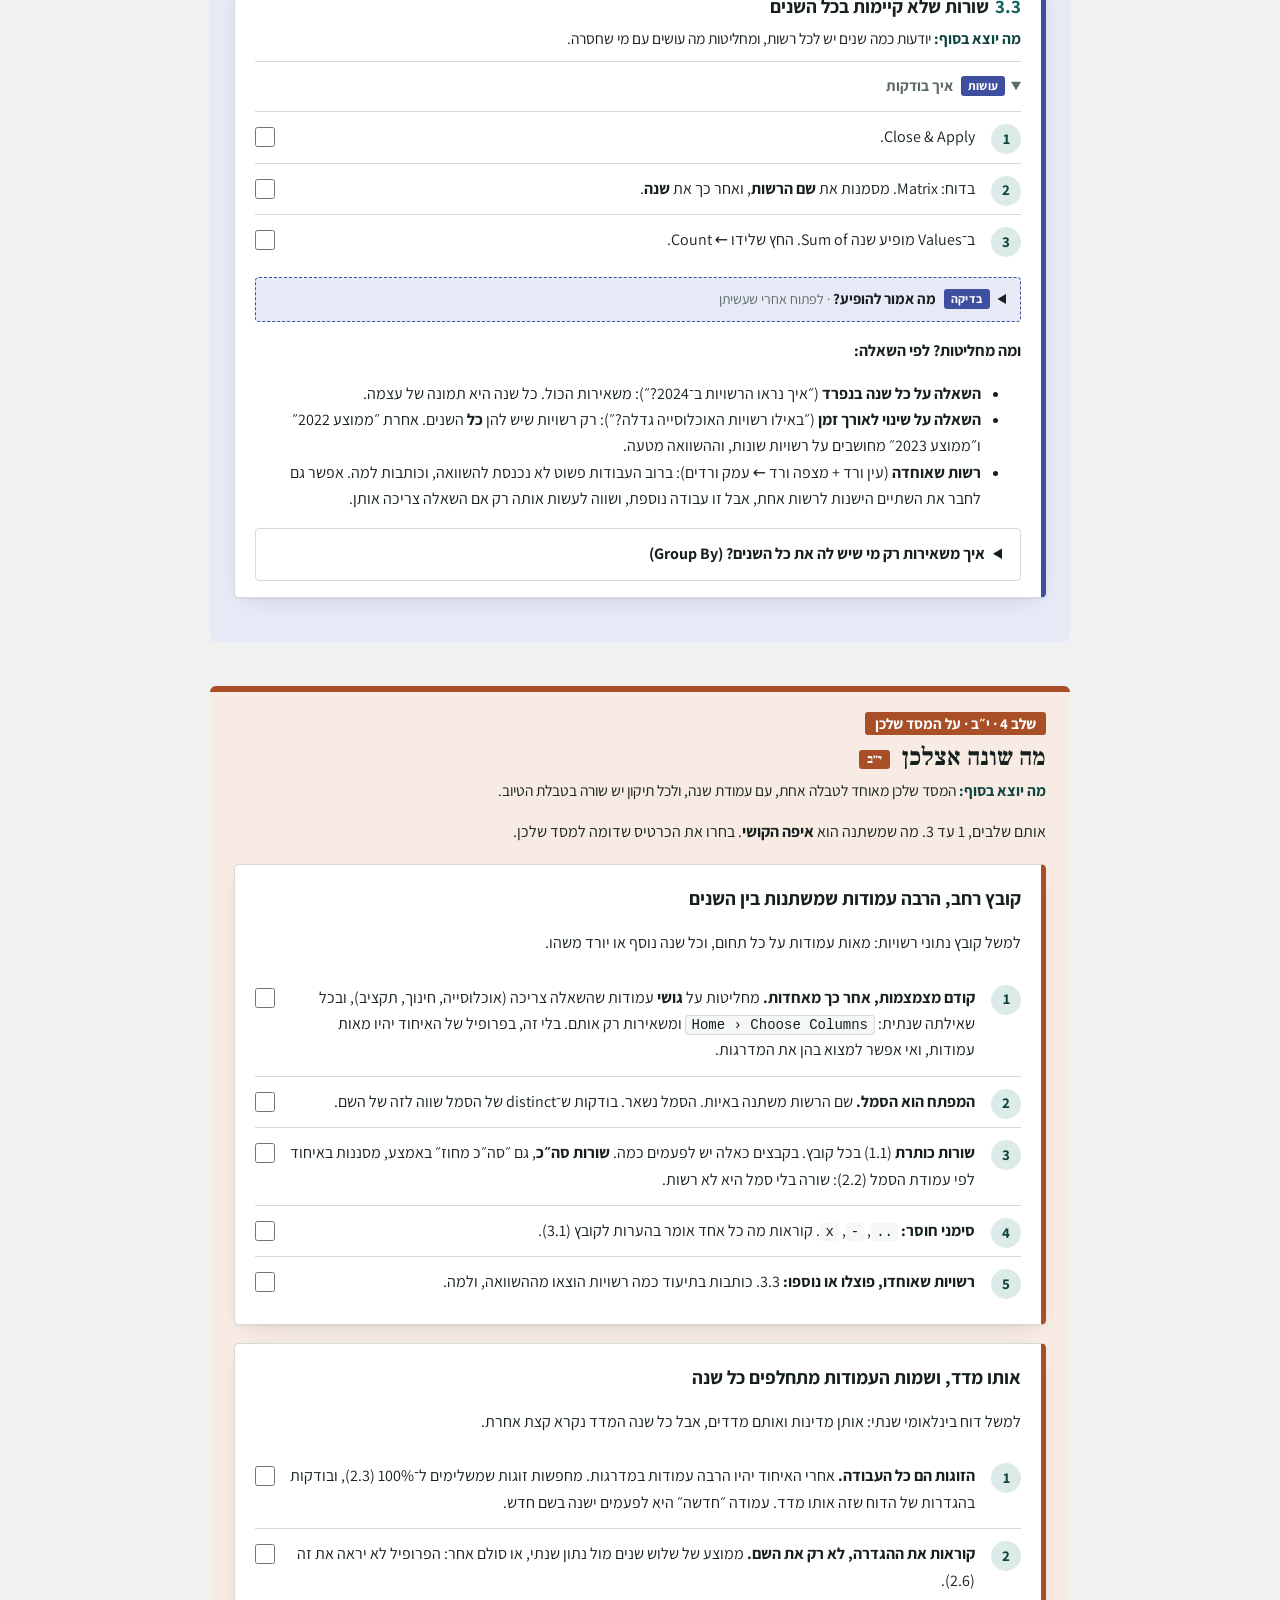
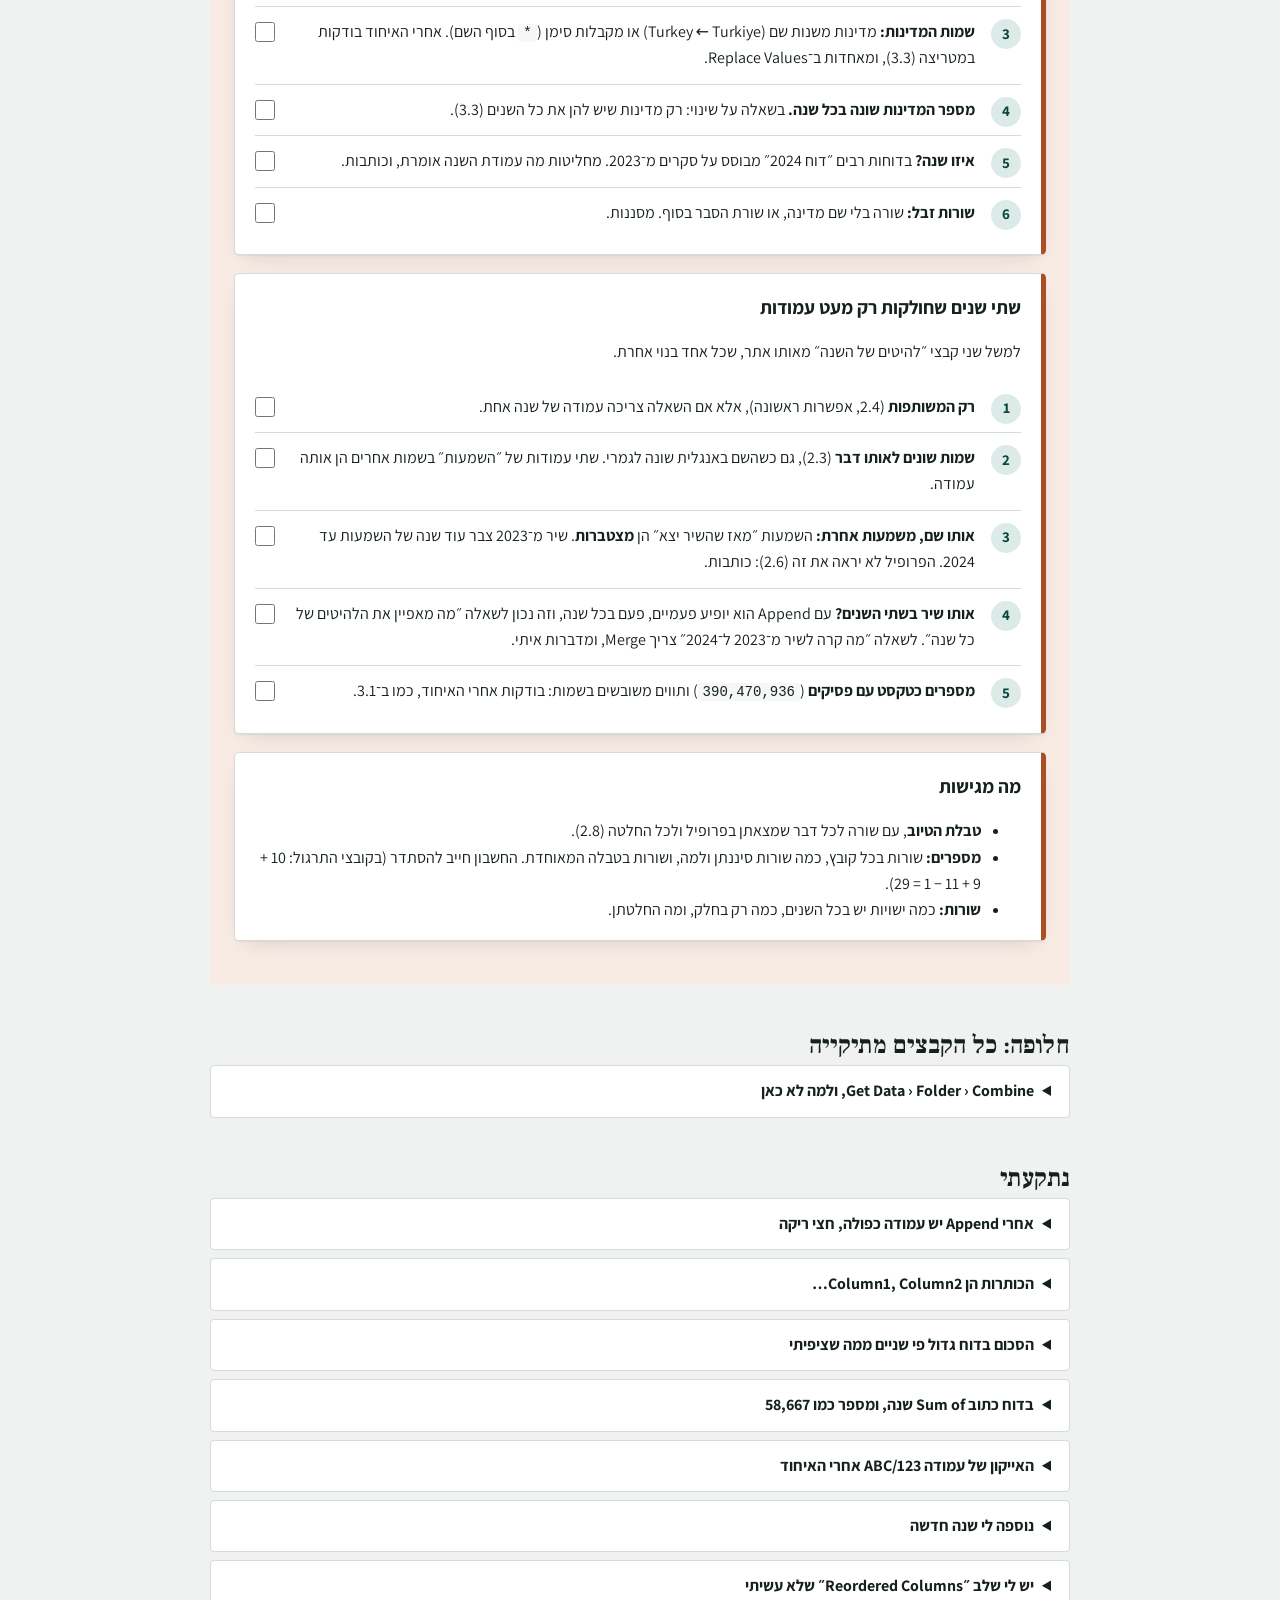
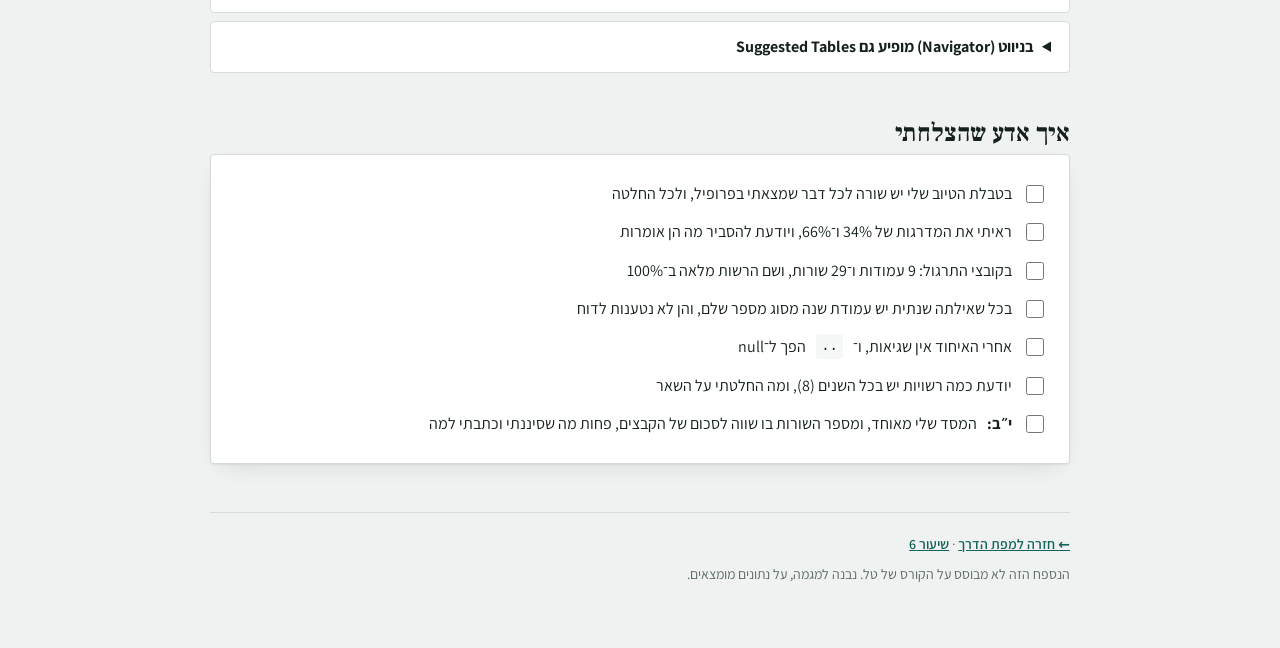
<file: append.html>
<!doctype html>
<html lang="he" dir="rtl">
<head>
<meta charset="utf-8">
<meta name="viewport" content="width=device-width, initial-scale=1">
<title>נספח — איחוד שנים</title>
<link rel="preconnect" href="https://fonts.googleapis.com">
<link rel="preconnect" href="https://fonts.gstatic.com" crossorigin>
<link rel="stylesheet" href="https://fonts.googleapis.com/css2?family=Assistant:wght@400;600;700&family=Frank+Ruhl+Libre:wght@500;700;900&display=swap">
<link rel="stylesheet" href="style.css?v=7">
<script src="lesson.js?v=2" defer></script>
</head>
<body class="v2" data-lesson="append">
<div class="wrap">

<header class="intro">
  <p class="eyebrow"><a href="index.html">פאוור BI</a> · נספח · לא נלמד בשיעור</p>
  <h1>איחוד שנים: קובץ לכל שנה, טבלה אחת</h1>
  <p class="lede">הורדתן מאתר רשמי קובץ לכל שנה. בכל אחד קצת אחרת: עמודה שנוספה, שם שהשתנה, רשות שאוחדה. הנספח הזה מראה איך מאחדות את כולם לטבלה אחת, <strong>ומה מחליטות כשהשנים לא בדקו בדיוק אותו דבר.</strong></p>
  <ul class="cycle" aria-label="מחזור הנתונים: אנחנו בשלב טיוב והכנה">
    <li>שאלה</li><li class="arr" aria-hidden="true">←</li>
    <li>איסוף נתונים</li><li class="arr" aria-hidden="true">←</li>
    <li class="here">טיוב והכנה</li><li class="arr" aria-hidden="true">←</li>
    <li>ניתוח</li><li class="arr" aria-hidden="true">←</li>
    <li>הצגה</li><li class="arr" aria-hidden="true">←</li>
    <li>החלטה</li>
  </ul>
</header>

<nav class="stages" aria-label="שלבי הנספח">
  <ol>
    <li class="s0"><a href="#a"><span class="n">1</span>מאחדות</a></li>
    <li class="s1"><a href="#broke"><span class="n">2</span>מה השתבש</a></li>
    <li class="s2"><a href="#after"><span class="n">3</span>ערכים ושורות</a></li>
    <li class="s3"><a href="#c"><span class="n">4</span>המסד שלכן</a></li>
    <li><a href="#stuck">נתקעתי</a></li>
    <li><a href="#done">הצלחתי?</a></li>
  </ol>
  <button type="button" class="present-btn" aria-pressed="false">מצב הצגה</button>
</nav>

<section id="before">
  <h2>לפני שמאחדות: שלוש שאלות</h2>
  <div class="box">
    <ol>
      <li><b>אולי כבר יש קובץ אחד עם עמודת שנה?</b> אתרים רבים מפרסמים, לצד הקבצים השנתיים, גם קובץ ״כל השנים״. אם יש, לוקחות אותו ומסננות לשנים שצריך. הנספח הזה לא בשבילכן.</li>
      <li><b>השאלה שלכן צריכה עוד שורות, או עוד עמודות?</b>
        <ul>
          <li><b>עוד שורות:</b> אותן עמודות, עוד שנים. כל שורה היא ״רשות בשנה מסוימת״. זה <span class="en">Append</span>, והוא הנספח הזה.</li>
          <li><b>עוד עמודות:</b> אותה רשות או אותו שיר, ושתי השנים זו ליד זו, כדי לחשב כמה השתנה. זה <span class="en">Merge</span>, ונלמד בשיעור המודל.</li>
        </ul></li>
      <li><b>כמה קבצים?</b> שניים עד שישה: <span class="en">Append</span>, כמו כאן. עשרות קבצים במבנה זהה לגמרי: יש דרך אחרת, בסוף הדף.</li>
    </ol>
  </div>
  <div class="box scroll">
    <table>
      <thead><tr><th>הדרך</th><th>מתי</th><th>כאן?</th></tr></thead>
      <tbody>
        <tr><td>קובץ ״כל השנים״ מהמקור</td><td>המקור כבר מציע אותו</td><td>שאלה 1. אין מה לאחד</td></tr>
        <tr><td><b><span class="en">Append Queries as New</span></b></td><td>2–6 קבצים, וכל שנה קצת אחרת</td><td><b>הדרך הראשית</b></td></tr>
        <tr><td><span class="en">Folder › Combine</span></td><td>הרבה קבצים, <b>זהים</b> במבנה</td><td>בסוף הדף, ולמה היא מסוכנת כשהמבנה שונה</td></tr>
        <tr><td>העתק־הדבק באקסל</td><td>אף פעם</td><td>מדביק לפי <b>מיקום</b> העמודה, לא לפי השם, ולא נשאר ממנו תיעוד</td></tr>
      </tbody>
    </table>
  </div>
  <div class="why"><b>הדרך: קודם מאחדות, ואז מסתכלות מה השתבש.</b> פאוור BI יראה לכן בפרופיל כל עמודה שלא מתאימה בין השנים. לא צריך לגלות את זה לבד מראש.
  ואז מתקנות במקום הנכון: בעיות <b>מבנה</b> (שם של עמודה, עמודת שנה) מתקנות בשאילתה של אותה שנה. בעיות <b>ערכים</b> (סוגים, ריקות, איות) מתקנות פעם אחת, בטבלה המאוחדת.</div>
</section>

<!-- ===================== שלב 1 ===================== -->
<section id="a" class="stage s0">
  <h2><span class="part">שלב 1 · על קובצי התרגול</span>מאחדות שלוש שנים</h2>
  <p class="sub">קובץ פאוור BI חדש. כל קובץ שנתי נכנס כשאילתה משלו, ומאחדות מיד.</p>

  <article class="topic">
    <h3><span class="t">1.1</span>שלוש שאילתות, אחת לכל שנה</h3>
    <p class="out">בחלונית <span class="en">Queries</span> שלוש שאילתות: 2022, 2023, 2024. בכולן הכותרות נכונות.</p>
    <p>שלוש שנים של ״רשויות מקומיות״. <b>הנתונים מומצאים</b>, אבל כל הבדל בהם לקוח ממסדים אמיתיים.</p>
    <ul>
      <li><a class="file" href="files/towns-2022.xlsx" download="רשויות 2022 - לתרגול.xlsx">רשויות 2022 - לתרגול.xlsx</a></li>
      <li><a class="file" href="files/towns-2023.xlsx" download="רשויות 2023 - לתרגול.xlsx">רשויות 2023 - לתרגול.xlsx</a></li>
      <li><a class="file" href="files/towns-2024.xlsx" download="רשויות 2024 - לתרגול.xlsx">רשויות 2024 - לתרגול.xlsx</a></li>
    </ul>
    <p>מעבירות את שלושתם לתיקייה אחת, למשל <code>Power BI\איחוד שנים</code>.</p>
    <details class="how" open><summary>איך עושים</summary>
      <ol class="do">
        <li><span class="path">Home › Excel workbook</span> ← <code>רשויות 2022</code> ← מסמנות את הגיליון ← <span class="en">Transform Data</span>.</li>
        <li>בפאוור קוורי: <span class="path">Home › New Source › Excel Workbook</span> ← <code>רשויות 2023</code> ← הגיליון ← <span class="en">OK</span>.</li>
        <li>אותו דבר עם <code>רשויות 2024</code>. כאן הכותרות לא נכונות:
          <figure><img src="img/ap-01-2024-raw.png" alt="שאילתת 2024: כותרת העמודה הראשונה היא שם הקובץ, השאר Column2 עד Column7. שורה 1 ריקה, בשורה 2 שמות העמודות, ובשורה 13 סה״כ" width="1920" height="710" loading="lazy">
          <figcaption>הכותרת האמיתית בשורה 2, ושורה 1 ריקה.</figcaption></figure></li>
        <li>ב־2024: <span class="path">Home › Remove Rows › Remove Top Rows</span> ← <code>1</code> ← <span class="en">OK</span>. ואז <span class="path">Home › Use First Row as Headers</span>.</li>
      </ol>
      <details class="ok"><summary>מה אמור להופיע?</summary>
        2022: 10 שורות. 2023: 9 שורות. 2024: <b>11 שורות</b>, עם שם הרשות, סמל רשות, אוכלוסייה וכן הלאה בכותרות.
        <figure><img src="img/ap-02-2024-headers-total.png" alt="שאילתת 2024 אחרי קידום הכותרות: שם הרשות, סמל רשות, אוכלוסייה, תלמידים, שטח ירוק לתושב. בשורה 11 סה״כ, בלי סמל, ובאוכלוסייה 226487" width="1920" height="654" loading="lazy">
        <figcaption>הכותרות נכונות. משאירות את הקובץ כמו שהוא, ועוברות לאיחוד.</figcaption></figure></details>
    </details>
    <div class="why"><b>למה רק את זה מתקנות עכשיו?</b> בלי כותרות אי אפשר לקרוא את הקובץ, וגם האיחוד לא יבין אותו. את כל השאר נגלה אחרי האיחוד.</div>
  </article>

  <article class="topic">
    <h3><span class="t">1.2</span>מאחדות</h3>
    <p class="out">שאילתה חדשה, <code>Append1</code>, ובה השורות של שלוש השנים.</p>
    <details class="how" open><summary>איך עושים</summary>
      <ol class="do">
        <li><span class="path">Home › Append Queries</span> ← <b>החץ הקטן</b> ← <span class="en">Append Queries as New</span>.
          <figure><img src="img/ap-03-append-menu.png" alt="התפריט של Append Queries פתוח: Append Queries ו־Append Queries as New" width="263" height="100" loading="lazy" style="width:220px">
          <figcaption><b>as New</b>: נוצרת שאילתה חדשה, והשנתיות לא נוגעות.</figcaption></figure></li>
        <li><span class="en">Three or more tables</span>. מוסיפות את 2022, 2023, 2024 (<span class="en">Add &gt;&gt;</span>), ומסדרות בחצים לפי הסדר.
          <figure><img src="img/ap-04-append-three.png" alt="חלון Append במצב Three or more tables. ברשימה Tables to append: 2022, 2023, 2024" width="1047" height="650" loading="lazy" style="width:520px"></figure></li>
        <li><span class="en">OK</span>. נוספה שאילתה <code>Append1</code>.</li>
      </ol>
      <details class="ok"><summary>מה אמור להופיע?</summary>
        למטה: <b>10 COLUMNS, 30 ROWS</b>. ‏10 + 9 + 11 = 30, כל השורות נכנסו.
        <figure><img src="img/ap-05-first-append.png" alt="Append1: 10 עמודות, 30 שורות. בסמל רשות Empty 3%. בשם רשות Valid 33% ו־Empty 67%, ומשורה 11 ומטה כתוב null" width="1920" height="902" loading="lazy">
        </figure></details>
    </details>
    <div class="why"><b>זה עבד? כמעט.</b> בכל קובץ 7 עמודות. באיחוד 10. מאיפה הגיעו שלוש עמודות נוספות? זה השלב הבא.</div>
  </article>
</section>

<!-- ===================== שלב 2 ===================== -->
<section id="broke" class="stage s1">
  <h2><span class="part">שלב 2 · קוראות את הפרופיל</span>מה השתבש, ולמה</h2>
  <p class="sub">כל נושא כאן בנוי אותו דבר: <b>מה רואות</b> בפרופיל, <b>למה</b> זה קרה, <b>איפה</b> מתקנות. ואחרי כל תיקון: שורה בטבלת הטיוב שלכן.</p>

  <article class="topic">
    <h3><span class="t">2.1</span>איך קוראים את האיחוד</h3>
    <p class="out">יודעות לזהות בפרופיל עמודה שהגיעה רק מחלק מהקבצים.</p>
    <p>מוודאות ש־<span class="en">Column quality</span> ו־<span class="en">Column profile</span> דלוקים (<span class="en">View</span>, כמו בשיעור 2) ושלמטה כתוב <span class="en">entire data set</span>. גוללות ימינה עד הסוף.</p>
    <figure><img src="img/ap-06-staircase.png" alt="הצד הימני של Append1: מתנ״סים והוצאה לתושב מלאות ב־33%. שם הרשות מלאה ב־67%. הוצאה לתושב (₪) ושטח ירוק לתושב מלאות ב־63%" width="1920" height="902" loading="lazy">
    <figcaption>״מדרגות״: עמודות שמלאות רק בחלק מהשורות. ‏33% = 10 שורות מתוך 30 = שנה אחת.</figcaption></figure>
    <div class="box scroll">
      <table>
        <thead><tr><th>בפרופיל</th><th>מה זה אומר</th></tr></thead>
        <tbody>
          <tr><td><b>מלאה ב־100%</b></td><td>העמודה הגיעה מכל הקבצים, באותו שם בדיוק.</td></tr>
          <tr><td><b>מלאה ב־33% בערך</b></td><td>רק מ־2022 (10 שורות מתוך 30).</td></tr>
          <tr><td><b>מלאה ב־67% בערך</b></td><td>רק מ־2023 ו־2024 (20 שורות מתוך 30).</td></tr>
          <tr><td><b>עמודה שאמורה להיות מלאה תמיד, וחסרה בה שורה</b></td><td>שורה אחת שהיא לא כמו האחרות.</td></tr>
        </tbody>
      </table>
    </div>
    <div class="why"><b>למה יש מדרגות?</b> <span class="en">Append</span> מחבר עמודות <b>לפי השם המדויק</b>, לא לפי המיקום. שם שונה, אפילו ברווח אחד, הוא עמודה אחרת. בשורות של השנים שאין בהן את השם הזה, העמודה מקבלת <code>null</code>.</div>
  </article>

  <article class="topic">
    <h3><span class="t">2.2</span>שורה שאינה רשות</h3>
    <p class="out">ב־<code>Append1</code> אין שורת סה״כ: 29 שורות, וסמל רשות מלא ב־100%.</p>
    <p><b>מה רואות:</b> ב<b>סמל רשות</b> <span class="en">Empty</span> ‏3%. לכל רשות יש סמל, אז שורה בלי סמל היא לא רשות. גוללות למטה:</p>
    <figure><img src="img/ap-07-total-row.png" alt="Append1 גלול למטה. בשורה 30: סמל רשות null, שם רשות null, מחוז null, ואוכלוסייה 226487" width="1534" height="878" loading="lazy">
    <figcaption>שורה 30: בלי סמל, בלי מחוז, ואוכלוסייה של 226,487. גוללות ימינה: בשם הרשות כתוב ״סה״כ״. זו שורת הסיכום של 2024.</figcaption></figure>
    <details class="how" open><summary>איך מתקנות</summary>
      <ol class="do">
        <li>ב־<code>Append1</code>: החץ בכותרת <b>סמל רשות</b> ← <span class="en">Remove Empty</span>.
          <figure><img src="img/ap-08-remove-empty.png" alt="תפריט הסינון של סמל רשות: Remove Empty, וברשימה (null) ו־101 עד 121" width="560" height="858" loading="lazy" style="width:260px">
          <figcaption>גם ברשימה רואות <code>(null)</code>. זו השורה.</figcaption></figure></li>
      </ol>
      <details class="ok"><summary>מה אמור להופיע?</summary>
        <b>29 שורות.</b> ביומן: <span class="en">Filtered Rows</span>. עכשיו המדרגות נקיות: 34% ו־66%. לפני כן חלק מהן היו 63%, כי גם בשורת הסה״כ חסרו ערכים.</details>
    </details>
    <div class="trap"><b>שורת סה״כ שנשארת מכפילה כל סכום.</b> היא נראית כמו עוד ״רשות״. בקבצים אמיתיים יש לפעמים כמה כאלה, גם באמצע (סה״כ מחוז). הסינון על עמודת המפתח מנקה את כולן בבת אחת, בכל השנים.</div>
  </article>

  <article class="topic">
    <h3><span class="t">2.3</span>עמודה אחת, חצויה לשתיים</h3>
    <p class="out">ב־<code>Append1</code> 8 עמודות, ו<b>שם הרשות</b> מלאה ב־100%. ולא נגעתן ב־<code>Append1</code>.</p>
    <p><b>מה רואות:</b> שם רשות 34%, ושם הרשות 66%. ביחד 100%. <b>שתי עמודות שמשלימות זו את זו ל־100% חשודות כאותה עמודה בשני שמות.</b> מחפשות עוד זוג כזה: הוצאה לתושב 34%, והוצאה לתושב (₪) 66%.</p>
    <p>חשודה זה לא אשמה: גם מתנ״סים (34%) ושטח ירוק (66%) משלימות ל־100%, אבל הן לא אותו דבר. <b>רק המשמעות מחליטה.</b> ומה איתן? בנושא הבא.</p>
    <details class="how" open><summary>איך מתקנות</summary>
      <ol class="do">
        <li>קליק על <b>2022</b> בחלונית <span class="en">Queries</span>. מתקנות בשאילתה של השנה, לא באיחוד.</li>
        <li>מסמנות את <b>שם רשות</b>, <b>F2</b>, ומקלידות <code>שם הרשות</code>.</li>
        <li>מסמנות את <b>הוצאה לתושב</b>, <b>F2</b>, ומקלידות <code>הוצאה לתושב (₪)</code>. כולל הרווח והסוגריים.</li>
        <li>קליק על <code>Append1</code>.</li>
      </ol>
      <details class="ok"><summary>מה אמור להופיע?</summary>
        ב־<code>Append1</code>: <b>8 עמודות</b>, ו<b>שם הרשות</b> מלאה ב־100%. מתנ״סים ושטח ירוק עדיין במדרגות.</details>
    </details>
    <div class="why"><b>התיקון היה בשאילתה של 2022, והאיחוד התעדכן לבד.</b> <code>Append1</code> לא מחזיק עותק של הנתונים. הוא שואל את שלוש השאילתות בכל פעם מחדש, כמו <span class="en">Reference</span> משיעור 6.
    <b>איזה שם בוחרות?</b> בדרך כלל של השנה האחרונה, ומשנות אליו בשאר השנים.</div>
  </article>

  <article class="topic">
    <h3><span class="t">2.4</span>עמודה שקיימת רק בחלק מהשנים</h3>
    <p class="out">החלטתן מה עושים עם מתנ״סים ועם שטח ירוק, וכתבתן למה.</p>
    <p><b>מה רואות:</b> מתנ״סים מלאה רק ב־2022. שטח ירוק רק ב־2023 ו־2024. אין להן בת זוג: פשוט לא נמדדו בכל השנים.</p>
    <p><b>שלוש אפשרויות, לפי השאלה:</b></p>
    <ul>
      <li><b>רק המשותפות:</b> מסירות כל עמודה שלא קיימת בכל השנים. טבלה נקייה, אבל מאבדות מידע.</li>
      <li><b>הכול:</b> משאירות. בשנים שבהן העמודה לא נמדדה יופיע <code>null</code>, וכותבות ש־null כאן הוא ״לא נמדד״ ולא ״ריק״.</li>
      <li><b>בררני, וזו ההמלצה:</b> המשותפות, ועוד מה שהשאלה צריכה. ניתוח על עמודה כזו נעשה רק על השנים שבהן היא קיימת, וכותבות את זה.</li>
    </ul>
    <p>בקובצי התרגול: משאירות את שתיהן.</p>
  </article>

  <article class="topic">
    <h3><span class="t">2.5</span>מאיזו שנה השורה הזו?</h3>
    <p class="out">בכל שאילתה שנתית עמודה <b>שנה</b>, מסוג מספר שלם. ב־<code>Append1</code>: 9 עמודות, 29 שורות.</p>
    <p><b>מה רואות:</b> שורה 11 ב־<code>Append1</code> היא גבעת אלון. של איזו שנה? אין דרך לדעת.</p>
    <details class="how" open><summary>איך מתקנות</summary>
      <ol class="do">
        <li>קליק על <b>2022</b>. <span class="path">Add Column › Custom Column</span>.</li>
        <li>ב־<span class="en">New column name</span>: <code>שנה</code>. בנוסחה, אחרי ה־<code>=</code> שכבר שם: <code>2022</code>. ‏<span class="en">OK</span>.
          <figure><img src="img/ap-09-custom-year.png" alt="חלון Custom Column: שם העמודה שנה, והנוסחה = 2022. למטה: No syntax errors have been detected" width="1047" height="653" loading="lazy" style="width:520px">
          <figcaption>מספר בלי מרכאות. <code>"2022"</code> עם מרכאות יהיה טקסט.</figcaption></figure></li>
        <li>האייקון בכותרת <b>שנה</b> הוא ABC/123. קליק עליו ← <span class="en">Whole Number</span>.</li>
        <li>אותו דבר ב־<b>2023</b> (עם <code>2023</code>) וב־<b>2024</b> (עם <code>2024</code>).</li>
        <li>קליק על <code>Append1</code>.</li>
      </ol>
      <details class="ok"><summary>מה אמור להופיע?</summary>
        <b>9 עמודות, 29 שורות.</b> סמל רשות ושם הרשות מלאות ב־100%.
        <figure><img src="img/ap-10-append-fixed.png" alt="Append1 אחרי כל התיקונים: 9 עמודות, 29 שורות. סמל רשות ושם הרשות Valid 100%. ביומן Source ו־Filtered Rows" width="1920" height="902" loading="lazy">
        </figure>
        <figure><img src="img/ap-11-only-some-years.png" alt="הצד הימני של Append1: מתנ״סים מלאה ב־34%, הוצאה לתושב (₪) ב־100%, שנה עם 3 ערכים שונים, שטח ירוק לתושב מלאה ב־66%" width="1920" height="902" loading="lazy">
        <figcaption>מה שנשאר במדרגות הוא רק מה שהחלטתן להשאיר: מתנ״סים ושטח ירוק.</figcaption></figure></details>
    </details>
    <div class="trap"><b>למה לא להוסיף את השנה אחרי האיחוד?</b> אחרי האיחוד כבר אי אפשר לדעת איזו שורה הגיעה מאיזה קובץ. השנה נכנסת <b>לפני</b>, בכל שאילתה לחוד.</div>
  </article>

  <article class="topic">
    <h3><span class="t">2.6</span>מה שהפרופיל לא יראה</h3>
    <p class="out">בדקתן במקור שכל עמודה ״תקינה״ מודדת אותו דבר בכל השנים.</p>
    <p>עמודה עם אותו שם בכל השנים תהיה מלאה ב־100%, וזה לא אומר שהיא אותו דבר. שנה אחת ממוצע של שלוש שנים, ושנה אחרת נתון שנתי. שנה אחת בשקלים, ושנה אחרת באלפי שקלים.</p>
    <div class="trap"><b>פאוור BI לא יתריע על זה.</b> השם זהה, אז האיחוד ״מצליח״. רק קריאה של ההסבר במקור (מילון המשתנים, ההערות לטבלה) תגלה את זה. בקובצי התרגול בדקנו: ההוצאה לתושב בשקלים בכל השנים.</div>
  </article>

  <article class="topic">
    <h3><span class="t">2.7</span>השאילתות השנתיות לא נטענות לדוח</h3>
    <p class="out">בדוח, בחלונית <span class="en">Data</span>, יש טבלה אחת בלבד.</p>
    <details class="how" open><summary>איך עושים</summary>
      <ol class="do">
        <li>קליק ימני על <b>2022</b> בחלונית <span class="en">Queries</span> ← מורידות את הסימון מ־<span class="en">Enable load</span>.
          <figure><img src="img/ap-12-enable-load.png" alt="קליק ימני על השאילתה 2022: תפריט ובו Enable load מסומן" width="359" height="561" loading="lazy" style="width:220px"></figure></li>
        <li>אותו דבר ב־2023 וב־2024. השמות שלהן נטויים עכשיו.</li>
        <li>קליק על <code>Append1</code>. מימין, ב־<span class="en">Name</span>: <code>רשויות - כל השנים</code>, ו־Enter.
          <figure><img src="img/ap-13-queries-pane.png" alt="חלונית Queries: 2022, 2023, 2024 בכתב נטוי, ורשויות - כל השנים בכתב רגיל" width="271" height="194" loading="lazy" style="width:200px"></figure></li>
      </ol>
      <details class="ok"><summary>מה אמור להופיע?</summary>
        אחרי <span class="en">Close &amp; Apply</span>, בחלונית <span class="en">Data</span> בדוח: טבלה אחת, ״רשויות - כל השנים״.
        <figure><img src="img/ap-14-data-pane-one-table.png" alt="חלונית Data בדוח: טבלה אחת בשם רשויות - כל השנים, ובה העמודות, כולל שנה" width="272" height="468" loading="lazy" style="width:200px"></figure></details>
    </details>
    <div class="why"><b>למה?</b> בלי זה נטענות לדוח ארבע טבלאות, ואותם נתונים מופיעים פעמיים. השאילתות השנתיות ממשיכות לעבוד בשביל האיחוד. הן רק לא נטענות.</div>
  </article>

  <article class="topic">
    <h3><span class="t">2.8</span>מה נכנס לטבלת הטיוב</h3>
    <p class="out">לכל דבר שמצאתן ותיקנתן יש שורה בטבלת הטיוב שלכן.</p>
    <p>זה לא עוד מסמך. זו אותה טבלת טיוב שאתן כבר ממלאות, והיא נכנסת לפרק הטיוב בעבודה הכתובה. ככה היא נראית לקובצי התרגול:</p>
    <details class="ok"><summary>טבלת הטיוב לדוגמה</summary>
      <div class="box scroll">
        <table>
          <thead><tr><th>איפה</th><th>מה ראיתי</th><th>מה עשיתי</th><th>למה</th></tr></thead>
          <tbody>
            <tr><td>2024</td><td>שורת כותרת ושורה ריקה מעל שמות העמודות</td><td><span class="en">Remove Top Rows</span>, <span class="en">Use First Row as Headers</span></td><td>בלי זה אי אפשר לקרוא את הקובץ</td></tr>
            <tr><td>איחוד</td><td>סמל רשות ריק ב־3%: שורת סה״כ של 2024</td><td><span class="en">Remove Empty</span> בסמל רשות</td><td>שורת סיכום מכפילה כל סכום</td></tr>
            <tr><td>2022</td><td>״שם רשות״ 34% ו״שם הרשות״ 66%</td><td>שינוי שם ל״שם הרשות״</td><td>אותה עמודה, שם אחר</td></tr>
            <tr><td>2022</td><td>״הוצאה לתושב״ 34% ו״הוצאה לתושב (₪)״ 66%</td><td>שינוי שם ל״הוצאה לתושב (₪)״</td><td>אותה עמודה. בדקנו במקור: שקלים בכל השנים</td></tr>
            <tr><td>איחוד</td><td>מתנ״סים רק ב־2022, שטח ירוק רק ב־2023–2024</td><td>נשארות</td><td>השאלה צריכה אותן. <code>null</code> בהן = לא נמדד</td></tr>
            <tr><td>כל שנה</td><td>אין עמודת שנה</td><td><span class="en">Custom Column</span> ״שנה״ בכל שאילתה</td><td>אחרי האיחוד אי אפשר לדעת מאיזו שנה השורה</td></tr>
          </tbody>
        </table>
      </div>
      <p>ועוד שורות משלב 3, אחרי שתעברו עליו.</p>
    </details>
    <p><b>במסד שלכן, לפי מה שרואות:</b></p>
    <div class="box scroll">
      <table>
        <thead><tr><th>בפרופיל של האיחוד</th><th>כנראה</th><th>איפה מתקנות</th></tr></thead>
        <tbody>
          <tr><td>עמודה שאמורה להיות מלאה תמיד (מפתח, שם) ריקה בכמה אחוזים</td><td>שורת סיכום או כותרת שנכנסה כשורה</td><td>סינון על עמודת המפתח, באיחוד</td></tr>
          <tr><td>שתי עמודות שמשלימות ל־100%, ומשמעותן זהה</td><td>אותה עמודה בשני שמות</td><td>שינוי שם בשאילתה השנתית</td></tr>
          <tr><td>עמודה במדרגות, בלי בת זוג</td><td>נמדדה רק בחלק מהשנים</td><td>מחליטות לפי השאלה, וכותבות</td></tr>
          <tr><td>הכול 100% ונראה תקין</td><td>אולי בכל זאת משמעות אחרת</td><td>רק קריאה במקור</td></tr>
          <tr><td>עמודה שלא קשורה לשאלה</td><td>עוד עמודה להתאים, בלי סיבה</td><td><span class="en">Remove Columns</span> בכל שאילתה שנתית, לפני האיחוד</td></tr>
        </tbody>
      </table>
    </div>
  </article>
</section>

<!-- ===================== שלב 3 ===================== -->
<section id="after" class="stage s2">
  <h2><span class="part">שלב 3 · בטבלה המאוחדת, פעם אחת</span>ערכים ושורות</h2>
  <p class="sub">מכאן עובדות רק ב״רשויות - כל השנים״. כל שלב כאן חל על שלוש השנים יחד.</p>

  <article class="topic">
    <h3><span class="t">3.1</span>סוגים מחדש, ו־<code>..</code> במקום מספר</h3>
    <p class="out">כל העמודות במספרים בסוג מספר, ובלי שגיאות.</p>
    <details class="how" open><summary>איך עושים</summary>
      <ol class="do">
        <li>עוברות על האייקונים בכותרות. <b>תלמידים</b> ו<b>שטח ירוק לתושב</b> הם ABC/123.</li>
        <li><b>תלמידים</b> ← <span class="en">Whole Number</span>. <b>שטח ירוק לתושב</b> ← <span class="en">Decimal Number</span>.
          <figure><img src="img/ap-15-dots-errors.png" alt="אחרי שינוי הסוג: בתלמידים Error 3%, בשטח ירוק לתושב Error 6%, ובשורה 15 כתוב Error" width="1920" height="840" loading="lazy">
          <figcaption>שלוש שגיאות: כל <code>..</code> ו־<code>-</code> שהיו בקבצים.</figcaption></figure></li>
        <li>כמו בשיעור 3: מסמנות את שתי העמודות ← <span class="path">Transform › Replace Values › Replace Errors</span> ← <code>null</code> ← <span class="en">OK</span>.</li>
      </ol>
      <details class="ok"><summary>מה אמור להופיע?</summary>
        Error 0% בכל העמודות. בתלמידים 28 ערכים ו־null אחד (נאות חרוב, 2024).</details>
    </details>
    <div class="why"><b>למה הסוג ״התקלקל״?</b> ב־2022 תלמידים היא מספר. ב־2024 יש בה גם <code>..</code>, אז היא טקסט. אחרי האיחוד פאוור BI לא יודע להחליט, ונותן ABC/123. לכן קובעות סוגים <b>שוב</b> אחרי כל איחוד.</div>
    <div class="trap"><b><code>..</code> ו־<code>-</code> הם לא אפס.</b> בלמ״ס ובאתרים ממשלתיים הם מסמנים ״אין נתון״, ״לא נמדד״ או ״מספר קטן מדי לפרסום״. מחפשות את ההסבר בהערות לטבלה, הופכות ל־<code>null</code>, וכותבות בטבלת הטיוב מה כל סימן אמר.</div>
  </article>

  <article class="topic">
    <h3><span class="t">3.2</span>אותה רשות, שני איותים</h3>
    <p class="out">בפרופיל של שם הרשות 12 ערכים שונים, ולא 13.</p>
    <details class="how" open><summary>איך עושים</summary>
      <ol class="do">
        <li>מסמנות את <b>שם הרשות</b> ← <span class="path">Transform › Replace Values</span>.</li>
        <li><span class="en">Value To Find</span>: <code>קרית שקד</code>. ‏<span class="en">Replace With</span>: <code>קריית שקד</code>. ‏<span class="en">OK</span>.</li>
      </ol>
    </details>
    <div class="why"><b>איך יודעות שיש בכלל בעיה?</b> משווים <span class="en">distinct</span> של השם ל־<span class="en">distinct</span> של הסמל. סמל 103 הופיע עם שני שמות. <b>לכן מזהים רשות לפי הסמל, לא לפי השם.</b></div>
  </article>

  <article class="topic">
    <h3><span class="t">3.3</span>שורות שלא קיימות בכל השנים</h3>
    <p class="out">יודעות כמה שנים יש לכל רשות, ומחליטות מה עושים עם מי שחסרה.</p>
    <details class="how" open><summary>איך בודקות</summary>
      <ol class="do">
        <li><span class="en">Close &amp; Apply</span>.</li>
        <li>בדוח: <span class="en">Matrix</span>. מסמנות את <b>שם הרשות</b>, ואחר כך את <b>שנה</b>.</li>
        <li>ב־<span class="en">Values</span> מופיע <span class="en">Sum of שנה</span>. החץ שלידו ← <span class="en">Count</span>.</li>
      </ol>
      <details class="ok"><summary>מה אמור להופיע?</summary>
        שמונה רשויות עם 3, עמק ורדים עם 2, ועין ורד, מצפה ורד ונאות חרוב עם 1. בסך הכול 29.
        <figure><img src="img/ap-16-years-per-town.png" alt="מטריצה: שם הרשות וספירת שנה. רוב הרשויות 3, עמק ורדים 2, מצפה ורד, נאות חרוב ועין ורד 1. Total 29" width="249" height="348" loading="lazy" style="width:220px"></figure></details>
    </details>
    <p><b>ומה מחליטות? לפי השאלה:</b></p>
    <ul>
      <li><b>השאלה על כל שנה בנפרד</b> (״איך נראו הרשויות ב־2024?״): משאירות הכול. כל שנה היא תמונה של עצמה.</li>
      <li><b>השאלה על שינוי לאורך זמן</b> (״באילו רשויות האוכלוסייה גדלה?״): רק רשויות שיש להן <b>כל</b> השנים. אחרת ״ממוצע 2022״ ו״ממוצע 2023״ מחושבים על רשויות שונות, וההשוואה מטעה.</li>
      <li><b>רשות שאוחדה</b> (עין ורד + מצפה ורד ← עמק ורדים): ברוב העבודות פשוט לא נכנסת להשוואה, וכותבות למה. אפשר גם לחבר את השתיים הישנות לרשות אחת, אבל זו עבודה נוספת, ושווה לעשות אותה רק אם השאלה צריכה אותן.</li>
    </ul>
    <details><summary>איך משאירות רק מי שיש לה את כל השנים? (<span class="en">Group By</span>)</summary>
      <ol class="do">
        <li>בפאוור קוורי: קליק ימני על <b>רשויות - כל השנים</b> ← <span class="en">Reference</span>. ‏<span class="en">Name</span>: <code>רשויות בכל השנים</code>. כמו בשיעור 6, הסינון נעשה בעותק.</li>
        <li><span class="path">Home › Group By</span> ← <span class="en">Advanced</span>. מקבצות לפי <b>סמל רשות</b>.</li>
        <li>שורה ראשונה: <code>מספר שנים</code>, ‏<span class="en">Count Rows</span>. ‏<span class="en">Add aggregation</span>. שורה שנייה: <code>נתונים</code>, ‏<span class="en">All Rows</span>.
          <figure><img src="img/ap-17-group-by.png" alt="חלון Group By במצב Advanced: מקבצים לפי סמל רשות. מספר שנים עם Count Rows, ונתונים עם All Rows" width="1043" height="728" loading="lazy" style="width:520px"></figure></li>
        <li><span class="en">OK</span>. 12 שורות, אחת לכל סמל, וליד כל אחת מספר השנים שלה.
          <figure><img src="img/ap-18-grouped-years.png" alt="אחרי Group By: 12 שורות. סמל רשות, מספר שנים (3 לרוב, 1 ל־104, 105, 121, ו־2 ל־120), ועמודת נתונים שבכל תא בה Table" width="780" height="678" loading="lazy" style="width:420px"></figure></li>
        <li>החץ הכפול בכותרת <b>נתונים</b>. מורידות את הסימון מ<b>סמל רשות</b> (כבר יש) ומ־<span class="en">Use original column name as prefix</span>. ‏<span class="en">OK</span>.
          <figure><img src="img/ap-19-expand.png" alt="תפריט הרחבה של העמודה נתונים: כל העמודות מסומנות חוץ מסמל רשות, ו־Use original column name as prefix לא מסומן" width="470" height="503" loading="lazy" style="width:260px"></figure></li>
        <li>החץ בכותרת <b>מספר שנים</b> ← משאירות רק את <code>3</code>.</li>
      </ol>
      <details class="ok"><summary>מה אמור להופיע?</summary>
        <b>24 שורות</b>: 8 רשויות × 3 שנים.
        <figure><img src="img/ap-20-all-years-only.png" alt="אחרי הסינון: 24 שורות, ובכל אחת מספר שנים 3. ביומן Grouped Rows, Expanded נתונים, Filtered Rows" width="1920" height="902" loading="lazy"></figure></details>
    </details>
  </article>
</section>

<!-- ===================== שלב 4 ===================== -->
<section id="c" class="stage s3">
  <h2><span class="part">שלב 4 · י״ב · על המסד שלכן</span>מה שונה אצלכן <span class="who">י״ב</span></h2>
  <p class="out">המסד שלכן מאוחד לטבלה אחת, עם עמודת שנה, ולכל תיקון יש שורה בטבלת הטיוב.</p>
  <p>אותם שלבים, 1 עד 3. מה שמשתנה הוא <b>איפה הקושי</b>. בחרו את הכרטיס שדומה למסד שלכן.</p>

  <article class="topic">
    <h3>קובץ רחב, הרבה עמודות שמשתנות בין השנים</h3>
    <p>למשל קובץ נתוני רשויות: מאות עמודות על כל תחום, וכל שנה נוסף או יורד משהו.</p>
    <ol class="do">
      <li><b>קודם מצמצמות, אחר כך מאחדות.</b> מחליטות על <b>גושי</b> עמודות שהשאלה צריכה (אוכלוסייה, חינוך, תקציב), ובכל שאילתה שנתית: <span class="path">Home › Choose Columns</span> ומשאירות רק אותם. בלי זה, בפרופיל של האיחוד יהיו מאות עמודות, ואי אפשר למצוא בהן את המדרגות.</li>
      <li><b>המפתח הוא הסמל.</b> שם הרשות משתנה באיות. הסמל נשאר. בודקות ש־<span class="en">distinct</span> של הסמל שווה לזה של השם.</li>
      <li><b>שורות כותרת</b> (1.1) בכל קובץ. בקבצים כאלה יש לפעמים כמה. <b>שורות סה״כ</b>, גם ״סה״כ מחוז״ באמצע, מסננות באיחוד לפי עמודת הסמל (2.2): שורה בלי סמל היא לא רשות.</li>
      <li><b>סימני חוסר:</b> <code>..</code>, <code>-</code>, <code>x</code>. קוראות מה כל אחד אומר בהערות לקובץ (3.1).</li>
      <li><b>רשויות שאוחדו, פוצלו או נוספו:</b> 3.3. כותבות בתיעוד כמה רשויות הוצאו מההשוואה, ולמה.</li>
    </ol>
  </article>

  <article class="topic">
    <h3>אותו מדד, ושמות העמודות מתחלפים כל שנה</h3>
    <p>למשל דוח בינלאומי שנתי: אותן מדינות ואותם מדדים, אבל כל שנה המדד נקרא קצת אחרת.</p>
    <ol class="do">
      <li><b>הזוגות הם כל העבודה.</b> אחרי האיחוד יהיו הרבה עמודות במדרגות. מחפשות זוגות שמשלימים ל־100% (2.3), ובודקות בהגדרות של הדוח שזה אותו מדד. עמודה ״חדשה״ היא לפעמים ישנה בשם חדש.</li>
      <li><b>קוראות את ההגדרה, לא רק את השם.</b> ממוצע של שלוש שנים מול נתון שנתי, או סולם אחר: הפרופיל לא יראה את זה (2.6).</li>
      <li><b>שמות המדינות:</b> מדינות משנות שם (Turkey ← Turkiye) או מקבלות סימן (<code>*</code> בסוף השם). אחרי האיחוד בודקות במטריצה (3.3), ומאחדות ב־<span class="en">Replace Values</span>.</li>
      <li><b>מספר המדינות שונה בכל שנה.</b> בשאלה על שינוי: רק מדינות שיש להן את כל השנים (3.3).</li>
      <li><b>איזו שנה?</b> בדוחות רבים ״דוח 2024״ מבוסס על סקרים מ־2023. מחליטות מה עמודת השנה אומרת, וכותבות.</li>
      <li><b>שורות זבל:</b> שורה בלי שם מדינה, או שורת הסבר בסוף. מסננות.</li>
    </ol>
  </article>

  <article class="topic">
    <h3>שתי שנים שחולקות רק מעט עמודות</h3>
    <p>למשל שני קבצי ״להיטים של השנה״ מאותו אתר, שכל אחד בנוי אחרת.</p>
    <ol class="do">
      <li><b>רק המשותפות</b> (2.4, אפשרות ראשונה), אלא אם השאלה צריכה עמודה של שנה אחת.</li>
      <li><b>שמות שונים לאותו דבר</b> (2.3), גם כשהשם באנגלית שונה לגמרי. שתי עמודות של ״השמעות״ בשמות אחרים הן אותה עמודה.</li>
      <li><b>אותו שם, משמעות אחרת:</b> השמעות ״מאז שהשיר יצא״ הן <b>מצטברות</b>. שיר מ־2023 צבר עוד שנה של השמעות עד 2024. הפרופיל לא יראה את זה (2.6): כותבות.</li>
      <li><b>אותו שיר בשתי השנים?</b> עם <span class="en">Append</span> הוא יופיע פעמיים, פעם בכל שנה, וזה נכון לשאלה ״מה מאפיין את הלהיטים של כל שנה״. לשאלה ״מה קרה לשיר מ־2023 ל־2024״ צריך <span class="en">Merge</span>, ומדברות איתי.</li>
      <li><b>מספרים כטקסט עם פסיקים</b> (<code>390,470,936</code>) ותווים משובשים בשמות: בודקות אחרי האיחוד, כמו ב־3.1.</li>
    </ol>
  </article>

  <article class="topic">
    <h3>מה מגישות</h3>
    <ul>
      <li><b>טבלת הטיוב</b>, עם שורה לכל דבר שמצאתן בפרופיל ולכל החלטה (2.8).</li>
      <li><b>מספרים:</b> שורות בכל קובץ, כמה שורות סיננתן ולמה, ושורות בטבלה המאוחדת. החשבון חייב להסתדר (בקובצי התרגול: 10 + 9 + 11 − 1 = 29).</li>
      <li><b>שורות:</b> כמה ישויות יש בכל השנים, כמה רק בחלק, ומה החלטתן.</li>
          </ul>
  </article>
</section>

<section id="folder">
  <h2>חלופה: כל הקבצים מתיקייה</h2>
  <details><summary><span class="en">Get Data › Folder › Combine</span>, ולמה לא כאן</summary>
    <p>כשיש עשרות קבצים <b>במבנה זהה לגמרי</b>, למשל קובץ לכל חודש מאותה מערכת, אפשר לאחד את כולם בפעולה אחת:
    <span class="path">Get Data › Folder</span> ← בוחרות תיקייה ← <span class="en">Combine &amp; Transform Data</span>.
    פאוור BI בונה ״קובץ דוגמה״, מפעיל את אותם שלבים על כל קובץ, ומוסיף עמודה <span class="en">Source.Name</span> עם שם הקובץ, ומשם אפשר לחלץ את השנה.</p>
    <div class="trap"><b>למה לא כשהשנים שונות?</b> רשימת העמודות נלקחת <b>מקובץ הדוגמה בלבד</b>, בדרך כלל הראשון. עמודה שקיימת רק בקבצים אחרים <b>נעלמת בשקט</b>, בלי הודעה.
    בקובצי התרגול, ״שטח ירוק לתושב״ (2023–2024) הייתה נעלמת, כי 2022 הוא הראשון. ושם שהשתנה היה הופך ל־null.</div>
  </details>
</section>

<section id="stuck">
  <h2>נתקעתי</h2>
  <details><summary>אחרי Append יש עמודה כפולה, חצי ריקה</summary>
    <p>שם שלא שונה. בודקות בדיוק: רווח, סוגריים, אות גדולה באנגלית (<code>Year</code> ו־<code>year</code> הן שתי עמודות). מתקנות <b>בשאילתה השנתית</b>, והאיחוד מתעדכן לבד (2.3).</p></details>
  <details><summary>הכותרות הן Column1, Column2…</summary>
    <p>הכותרת האמיתית לא בשורה הראשונה. <span class="en">Remove Top Rows</span> עד שהיא ראשונה, ואז <span class="en">Use First Row as Headers</span> (1.1).</p></details>
  <details><summary>הסכום בדוח גדול פי שניים ממה שציפיתי</summary>
    <p>שתי אפשרויות. שורת סה״כ שנשארה באחד הקבצים (2.2), או שהשאילתות השנתיות נטענות לדוח, ובניתן את הגרף מאחת מהן (2.7).</p></details>
  <details><summary>בדוח כתוב Sum of שנה, ומספר כמו 58,667</summary>
    <p>פאוור BI סוכם כל מספר. שנה היא תווית, לא כמות. בחץ שליד השדה: <span class="en">Count</span> לספירה, או <span class="en">Don't summarize</span> כשהיא בציר.</p></details>
  <details><summary>האייקון של עמודה ABC/123 אחרי האיחוד</summary>
    <p>בכל שנה הסוג היה אחר. קובעות סוג ב״כל השנים״ (3.1).</p></details>
  <details><summary>נוספה לי שנה חדשה</summary>
    <p>שאילתה חדשה לשנה, עם אותם תיקוני מבנה, שמות ועמודת שנה. ב״כל השנים״: גלגל השיניים שליד <span class="en">Source</span> ביומן ← מוסיפות אותה לרשימה.</p></details>
  <details><summary>יש לי שלב ״Reordered Columns״ שלא עשיתי</summary>
    <p>קליק על כותרת נרשם כגרירה. מוחקות את השלב ב־X.</p></details>
  <details><summary>בניווט (Navigator) מופיע גם Suggested Tables</summary>
    <p>פאוור BI מנחש איפה הטבלה בגיליון. לפעמים הוא צודק ולפעמים לא. כאן בוחרות את הגיליון עצמו, כדי לראות ולתקן את המבנה בעצמכן ולתעד את זה.</p></details>
</section>

<section id="done">
  <h2>איך אדע שהצלחתי</h2>
  <div class="box">
    <ul class="check">
      <li><label><input type="checkbox"> בטבלת הטיוב שלי יש שורה לכל דבר שמצאתי בפרופיל, ולכל החלטה</label></li>
      <li><label><input type="checkbox"> ראיתי את המדרגות של 34% ו־66%, ויודעת להסביר מה הן אומרות</label></li>
      <li><label><input type="checkbox"> בקובצי התרגול: 9 עמודות ו־29 שורות, ושם הרשות מלאה ב־100%</label></li>
      <li><label><input type="checkbox"> בכל שאילתה שנתית יש עמודת שנה מסוג מספר שלם, והן לא נטענות לדוח</label></li>
      <li><label><input type="checkbox"> אחרי האיחוד אין שגיאות, ו־<code>..</code> הפך ל־null</label></li>
      <li><label><input type="checkbox"> יודעת כמה רשויות יש בכל השנים (8), ומה החלטתי על השאר</label></li>
      <li><label><input type="checkbox"> <b>י״ב:</b> המסד שלי מאוחד, ומספר השורות בו שווה לסכום של הקבצים, פחות מה שסיננתי וכתבתי למה</label></li>
    </ul>
  </div>
</section>

<footer>
  <p><a href="index.html">← חזרה למפת הדרך</a> · <a href="lesson6.html">שיעור 6</a></p>
  <p>הנספח הזה לא מבוסס על הקורס של טל. נבנה למגמה, על נתונים מומצאים.</p>
</footer>

</div>
</body>
</html>
</file>
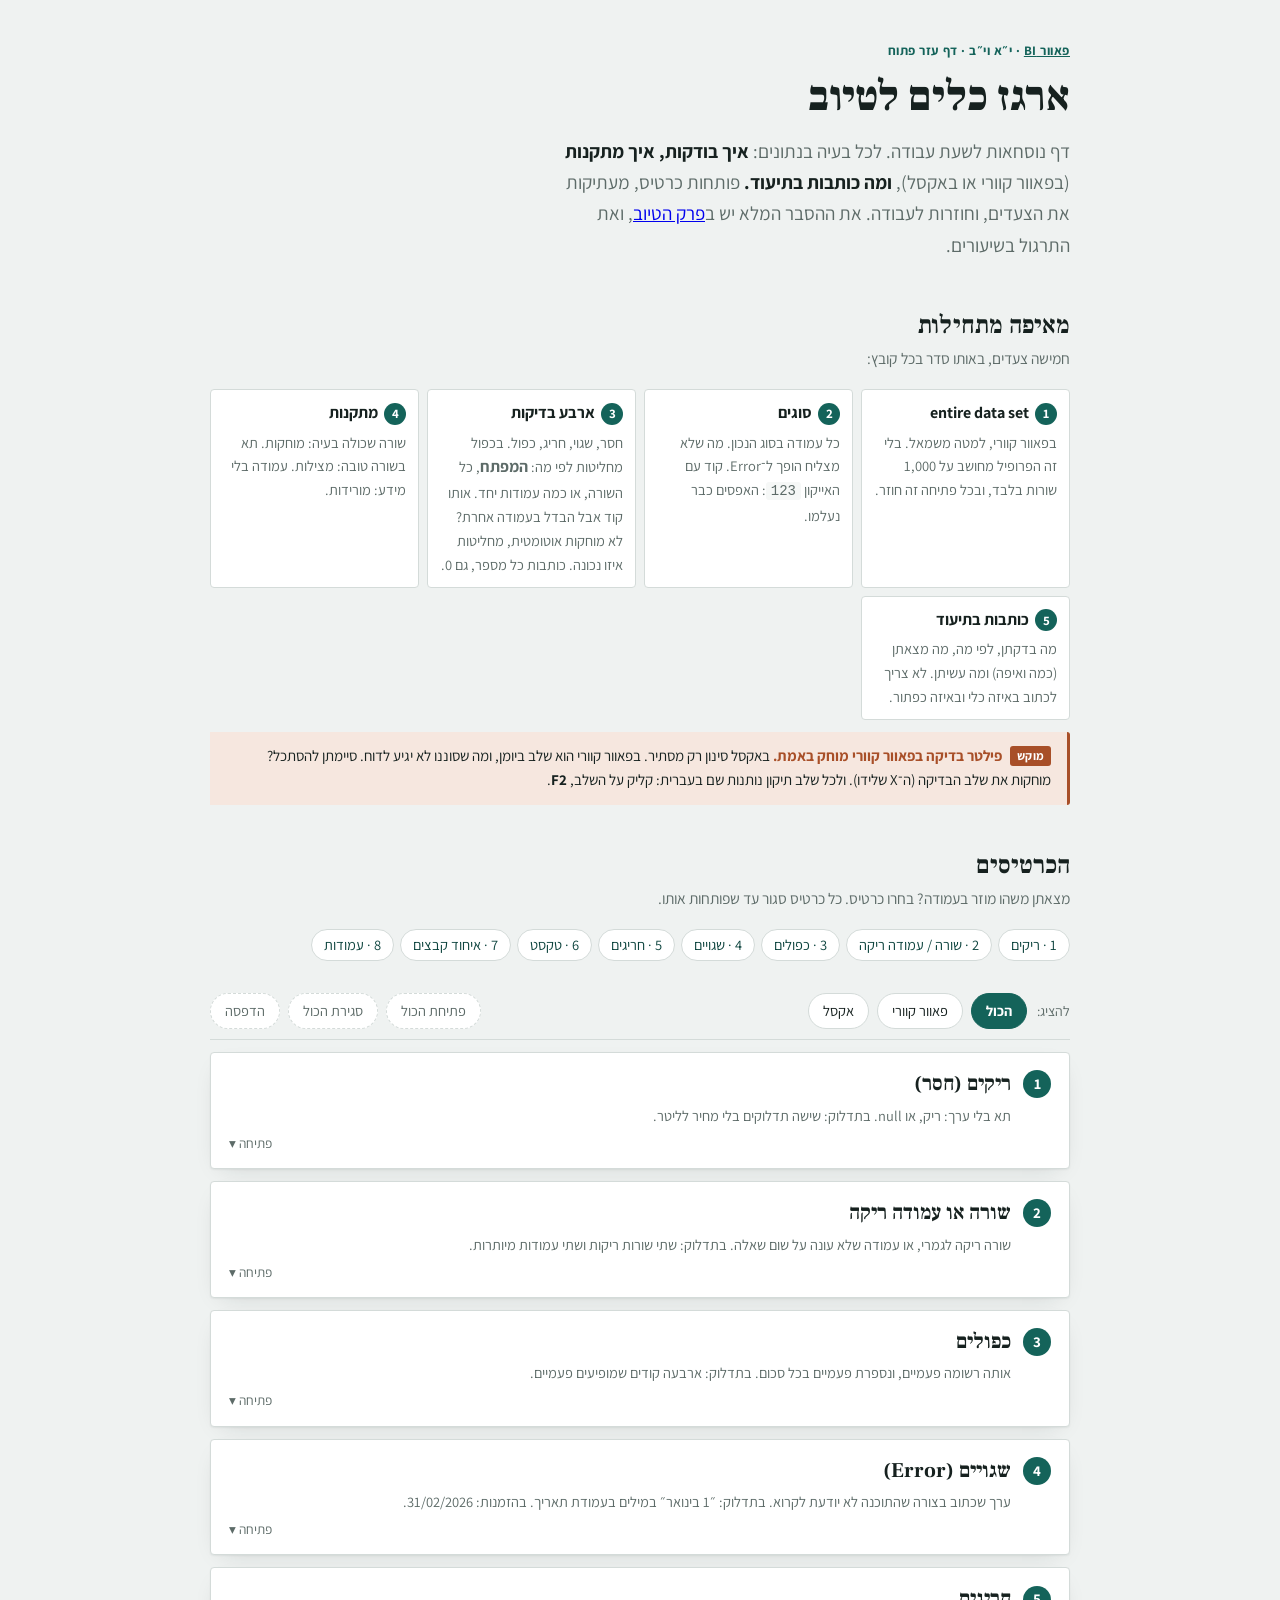
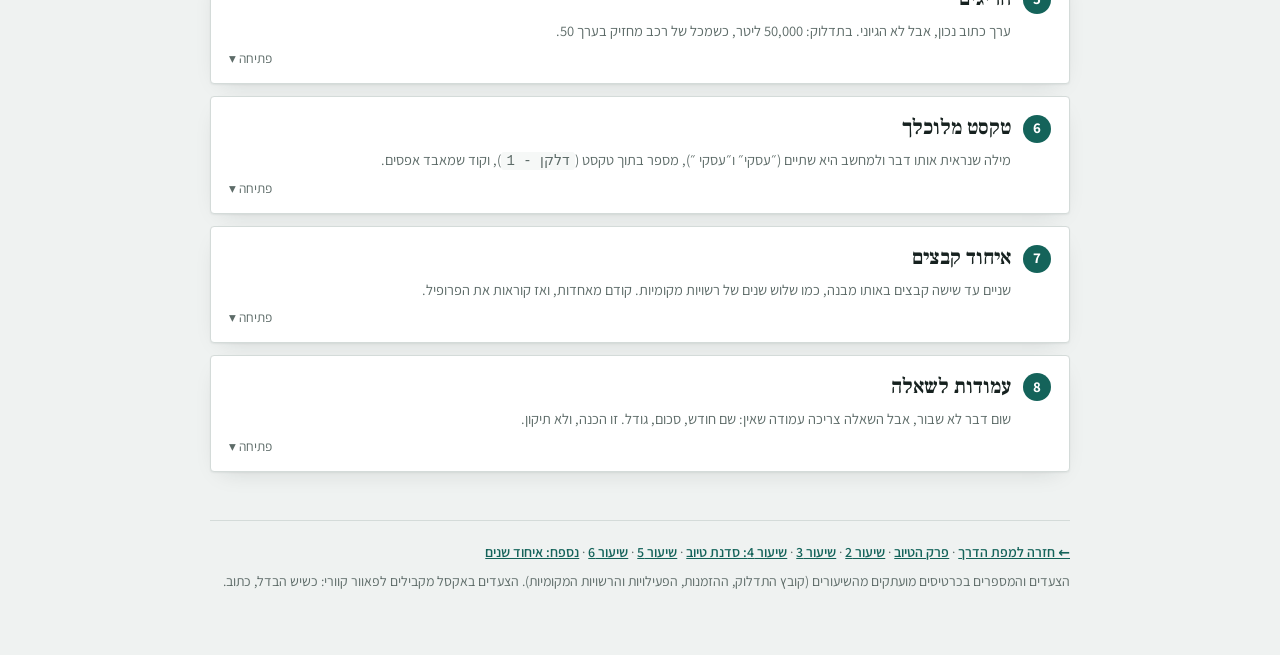
<file: kelim.html>
<!doctype html>
<html lang="he" dir="rtl">
<head>
<meta charset="utf-8">
<meta name="viewport" content="width=device-width, initial-scale=1">
<title>ארגז כלים לטיוב</title>
<link rel="preconnect" href="https://fonts.googleapis.com">
<link rel="preconnect" href="https://fonts.gstatic.com" crossorigin>
<link rel="stylesheet" href="https://fonts.googleapis.com/css2?family=Assistant:wght@400;600;700&family=Frank+Ruhl+Libre:wght@500;700;900&display=swap">
<link rel="stylesheet" href="style.css?v=7">
<style>
/* ארגז כלים: CSS ייחודי לדף הזה בלבד. style.css לא משתנה */
.k-steps { list-style: none; counter-reset: k; padding: 0; margin: 14px 0 0; display: grid; grid-template-columns: repeat(auto-fit, minmax(170px, 1fr)); gap: 8px; }
.k-steps li { counter-increment: k; background: var(--surface); border: 1px solid var(--line); border-radius: 4px; padding: 10px 12px; font-size: 14.5px; }
.k-steps li::before { content: counter(k); display: inline-flex; width: 22px; height: 22px; border-radius: 50%; background: var(--accent); color: #fff; align-items: center; justify-content: center; font-size: 13px; font-weight: 700; margin-inline-end: 6px; }
:root[data-theme="dark"] .k-steps li::before { color: #0f1513; }
@media (prefers-color-scheme: dark) { :root:not([data-theme="light"]) .k-steps li::before { color: #0f1513; } }
.k-steps b { font-size: 16px; }
.k-steps span.d { display: block; margin-top: 4px; color: var(--muted); }

.k-bar { position: sticky; top: 0; z-index: 5; background: var(--bg); padding: 10px 0; margin-top: 22px; border-bottom: 1px solid var(--line); display: flex; flex-wrap: wrap; gap: 8px; align-items: center; }
.k-bar .lbl { font-size: 14px; color: var(--muted); margin-inline-end: 2px; }
.k-chip, .k-act { font: inherit; font-size: 14.5px; cursor: pointer; border: 1px solid var(--line); background: var(--surface); color: var(--ink); border-radius: 999px; padding: 5px 14px; }
.k-chip[aria-pressed="true"] { background: var(--accent); border-color: var(--accent); color: #fff; font-weight: 700; }
:root[data-theme="dark"] .k-chip[aria-pressed="true"] { color: #0f1513; }
@media (prefers-color-scheme: dark) { :root:not([data-theme="light"]) .k-chip[aria-pressed="true"] { color: #0f1513; } }
.k-act { border-style: dashed; color: var(--muted); }
.k-sp { flex: 1; }

.k-jump { display: flex; flex-wrap: wrap; gap: 6px; margin: 14px 0 6px; padding: 0; list-style: none; }
.k-jump a { display: inline-block; border: 1px solid var(--line); background: var(--surface); border-radius: 999px; padding: 3px 12px; font-size: 14.5px; text-decoration: none; color: var(--accent-ink); }
.k-jump a:hover, .k-jump a:focus-visible { background: var(--accent-soft); }

.k-card { background: var(--surface); border: 1px solid var(--line); border-radius: 4px; margin: 12px 0; padding: 0 18px; box-shadow: var(--shadow); scroll-margin-top: 70px; }
.k-card > summary { list-style: none; display: flex; flex-wrap: wrap; align-items: baseline; gap: 4px 12px; padding: 14px 0; border: 0; margin: 0; font-weight: 400; }
.k-card > summary::-webkit-details-marker { display: none; }
.k-card[open] > summary { border-bottom: 1px solid var(--line); margin-bottom: 4px; }
.k-card > summary::after { content: "פתיחה ▾"; margin-inline-start: auto; font-size: 13.5px; color: var(--muted); }
.k-card[open] > summary::after { content: "סגירה ▴"; }
.k-n { display: inline-flex; width: 28px; height: 28px; border-radius: 50%; background: var(--accent); color: #fff; align-items: center; justify-content: center; font-weight: 700; font-size: 15px; flex: none; align-self: center; }
:root[data-theme="dark"] .k-n { color: #0f1513; }
@media (prefers-color-scheme: dark) { :root:not([data-theme="light"]) .k-n { color: #0f1513; } }
.k-t { font-family: var(--display); font-size: 21px; font-weight: 700; }
.k-sub { color: var(--muted); font-size: 14.5px; flex-basis: 100%; padding-inline-start: 40px; margin-top: -2px; }

.k-body { padding-bottom: 14px; }
.k-block { margin-top: 14px; }
.k-block > h3 { font-size: 16px; margin: 0 0 6px; color: var(--accent-ink); }
.k-two { display: grid; grid-template-columns: repeat(auto-fit, minmax(270px, 1fr)); gap: 10px; }
.k-two > div { background: var(--surface-2); border-radius: 3px; padding: 10px 14px; border-top: 3px solid var(--line); }
.k-two > .pq { border-top-color: var(--st1); }
.k-two > .xl { border-top-color: var(--st2); }
.k-two h4 { margin: 0 0 6px; font-size: 14px; letter-spacing: 0; color: var(--muted); }
.k-two > .pq h4 { color: var(--st1); }
.k-two > .xl h4 { color: var(--st2); }
ol.k, ul.k { margin: 0; padding-inline-start: 22px; font-size: 15.5px; }
ol.k li, ul.k li { margin: 4px 0; }
.k-two p { margin: 6px 0 0; font-size: 14.5px; }
.k-doc { background: var(--clay-soft); border-inline-start: 4px solid var(--clay); border-radius: 3px; padding: 10px 14px; }
.k-doc > h3 { color: var(--clay); }
.k-doc p { margin: 4px 0 0; font-size: 15.5px; }
.k-doc .tag { font-size: 13.5px; color: var(--muted); }
.k-card figure { margin-top: 14px; }
.k-card figure img { max-width: min(100%, 560px); }
.k-lesson { margin: 12px 0 0; font-size: 14.5px; color: var(--muted); }
.k-lesson a { color: var(--accent-ink); font-weight: 600; }
.k-note { margin: 8px 0 0; font-size: 14.5px; }

body[data-tool="pq"] .xl, body[data-tool="xl"] .pq { display: none; }

@media (max-width: 520px) {
  .k-bar { position: static; }
  .k-card { padding: 0 12px; }
  .k-t { font-size: 19px; }
  .k-sub { padding-inline-start: 0; }
  .k-two > div { padding: 8px 10px; }
}

@media print {
  body { background: #fff; }
  .k-bar, .k-jump, .k-act, .k-card > summary::after, footer a.noprint { display: none !important; }
  .k-card { box-shadow: none; break-inside: avoid; border-color: #999; margin: 8px 0; }
  .k-card > summary { padding: 8px 0; }
  .k-card figure img { max-width: 320px; }
  .k-two { grid-template-columns: 1fr 1fr; }
  ol.k, ul.k, .k-doc p { font-size: 12.5px; }
  .k-two > div { background: #fff; border: 1px solid #ccc; }
  a { color: inherit; text-decoration: none; }
  a[target="_blank"]::after { content: none !important; }
}
</style>
</head>
<body class="v2" data-lesson="kelim" data-tool="all">
<div class="wrap">

<header class="intro">
  <p class="eyebrow"><a href="index.html">פאוור BI</a> · י״א וי״ב · דף עזר פתוח</p>
  <h1>ארגז כלים לטיוב</h1>
  <p class="lede">דף נוסחאות לשעת עבודה. לכל בעיה בנתונים: <strong>איך בודקות, איך מתקנות</strong> (בפאוור קוורי או באקסל), <strong>ומה כותבות בתיעוד.</strong>
  פותחות כרטיס, מעתיקות את הצעדים, וחוזרות לעבודה. את ההסבר המלא יש ב<a href="tiyuv.html">פרק הטיוב</a>, ואת התרגול בשיעורים.</p>
</header>

<!-- ===================== מאיפה מתחילות ===================== -->
<section id="start">
  <h2>מאיפה מתחילות</h2>
  <p class="sub">חמישה צעדים, באותו סדר בכל קובץ:</p>
  <ol class="k-steps">
    <li><b><span class="en">entire data set</span></b><span class="d">בפאוור קוורי, למטה משמאל. בלי זה הפרופיל מחושב על 1,000 שורות בלבד, ובכל פתיחה זה חוזר.</span></li>
    <li><b>סוגים</b><span class="d">כל עמודה בסוג הנכון. מה שלא מצליח הופך ל־<span class="en">Error</span>. קוד עם האייקון <code>123</code>: האפסים כבר נעלמו.</span></li>
    <li><b>ארבע בדיקות</b><span class="d">חסר, שגוי, חריג, כפול. בכפול מחליטות לפי מה: <b>המפתח</b>, כל השורה, או כמה עמודות יחד. אותו קוד אבל הבדל בעמודה אחרת? לא מוחקות אוטומטית, מחליטות איזו נכונה. כותבות כל מספר, גם 0.</span></li>
    <li><b>מתקנות</b><span class="d">שורה שכולה בעיה: מוחקות. תא בשורה טובה: מצילות. עמודה בלי מידע: מורידות.</span></li>
    <li><b>כותבות בתיעוד</b><span class="d">מה בדקתן, לפי מה, מה מצאתן (כמה ואיפה) ומה עשיתן. לא צריך לכתוב באיזה כלי ובאיזה כפתור.</span></li>
  </ol>
  <div class="trap"><b>פילטר בדיקה בפאוור קוורי מוחק באמת.</b> באקסל סינון רק מסתיר. בפאוור קוורי הוא שלב ביומן, ומה שסוננו לא יגיע לדוח.
  סיימתן להסתכל? מוחקות את שלב הבדיקה (ה־X שלידו). ולכל שלב תיקון נותנות שם בעברית: קליק על השלב, <b>F2</b>.</div>
</section>

<!-- ===================== הכרטיסים ===================== -->
<section id="cards">
  <h2>הכרטיסים</h2>
  <p class="sub">מצאתן משהו מוזר בעמודה? בחרו כרטיס. כל כרטיס סגור עד שפותחות אותו.</p>

  <nav aria-label="קפיצה לכרטיס">
    <ul class="k-jump">
      <li><a href="#empty">1 · ריקים</a></li>
      <li><a href="#blank">2 · שורה / עמודה ריקה</a></li>
      <li><a href="#dups">3 · כפולים</a></li>
      <li><a href="#errors">4 · שגויים</a></li>
      <li><a href="#outliers">5 · חריגים</a></li>
      <li><a href="#text">6 · טקסט</a></li>
      <li><a href="#append">7 · איחוד קבצים</a></li>
      <li><a href="#cols">8 · עמודות</a></li>
    </ul>
  </nav>

  <div class="k-bar" role="group" aria-label="סינון לפי כלי">
    <span class="lbl">להציג:</span>
    <button type="button" class="k-chip" data-tool="all" aria-pressed="true">הכול</button>
    <button type="button" class="k-chip" data-tool="pq" aria-pressed="false">פאוור קוורי</button>
    <button type="button" class="k-chip" data-tool="xl" aria-pressed="false">אקסל</button>
    <span class="k-sp"></span>
    <button type="button" class="k-act" id="k-open">פתיחת הכול</button>
    <button type="button" class="k-act" id="k-close">סגירת הכול</button>
    <button type="button" class="k-act" id="k-print">הדפסה</button>
  </div>

  <!-- ===== 1. ריקים ===== -->
  <details class="k-card" id="empty">
    <summary><span class="k-n">1</span><span class="k-t">ריקים (חסר)</span><span class="k-sub">תא בלי ערך: ריק, או <span class="en">null</span>. בתדלוק: שישה תדלוקים בלי מחיר לליטר.</span></summary>
    <div class="k-body">
      <div class="k-block"><h3>איך בודקות</h3>
        <div class="k-two">
          <div class="pq"><h4>פאוור קוורי</h4>
            <ol class="k">
              <li><span class="path">View</span>: מסמנות <span class="en">Column quality</span>, <span class="en">Column distribution</span>, <span class="en">Column profile</span>. פעם אחת, והן נשארות.</li>
              <li>למטה משמאל: <span class="en">entire data set</span>.</li>
              <li>מעל כל עמודה: <span class="en">Valid · Error · Empty</span> באחוזים. קליק על הכותרת: <span class="en">Empty</span> ב־<span class="en">Column statistics</span>.</li>
              <li>לראות מי הן: החץ בכותרת ← משאירות רק <span class="en">(null)</span>. מסתכלות מה משותף להן, ומוחקות את שלב הסינון (ה־X שלידו).</li>
            </ol></div>
          <div class="xl"><h4>אקסל</h4>
            <ol class="k">
              <li><code>=COUNTBLANK(…)</code> על העמודה: כמה תאים ריקים.</li>
              <li>לראות מי הן: סינון על ״(ריקים)״ בחץ שבכותרת. מסתכלות מה משותף להן.</li>
              <li>סיימתן? מסירות את הסינון. באקסל הוא רק מסתיר.</li>
            </ol></div>
        </div></div>
      <div class="k-block"><h3>איך מתקנות</h3>
        <div class="k-two">
          <div class="pq"><h4>פאוור קוורי</h4>
            <ol class="k">
              <li><b>להציל</b> (יש סיבה): מסמנות את העמודה ← <span class="path">Transform › Replace Values</span>. ב־<span class="en">Value To Find</span> <code>null</code>, ב־<span class="en">Replace With</span> הערך.</li>
              <li><b>למחוק</b> (אין דרך לדעת): החץ בכותרת ← <span class="en">Remove Empty</span>.</li>
              <li><b>להשאיר:</b> כותבות בתיעוד ש־<span class="en">null</span> הוא ״לא נמדד״.</li>
            </ol></div>
          <div class="xl"><h4>אקסל</h4>
            <ol class="k">
              <li><b>להציל:</b> מקלידות את הערך בכל אחד מהתאים הריקים.</li>
              <li><b>למחוק:</b> מוחקות את השורה (קליק ימני על מספר השורה ← <span class="en">Delete</span>). זו מחיקה לצמיתות: בפאוור קוורי אפשר לחזור אחורה ביומן.</li>
            </ol></div>
        </div>
        <p class="k-note"><b>להציל רק עם סיבה.</b> ״בינואר כל תדלוק של בנזין 95 עלה 7.40״ היא סיבה. ״נראה לי״ היא לא.</p>
      </div>
      <div class="k-block k-doc"><h3>מה כותבות בתיעוד</h3>
        <p>״מחיר לליטר: פאוור קוורי, <span class="en">entire data set</span>, <span class="en">Empty</span> ‏6 (0.21%). סיננו על <span class="en">null</span>: כולם בנזין 95, כולם בינואר, ובינואר כל 649 התדלוקים האחרים של בנזין 95 עלו 7.40. <span class="en">Replace Values</span>: <span class="en">null</span> ← 7.40. הצלנו ולא מחקנו, כי שאר השורה תקין. אחרי: <span class="en">Empty</span> ‏0.״</p>
        <p class="tag">בדקתן ולא מצאתן? כותבות גם את זה: ״<span class="en">Column quality</span>, <span class="en">entire data set</span>: <span class="en">Empty</span> ‏0 בכל העמודות״.</p></div>
      <figure><img src="img/l2-03-view-profile.png" alt="פאוור קוורי אחרי סימון שלוש התיבות בלשונית View: מעל כל עמודה Valid, Error ו־Empty וגרף עמודות קטן, ולמטה חלונות Column statistics ו־Value distribution" width="1920" height="1122" loading="lazy">
        <figcaption>מעל כל עמודה: כמה תקין (<span class="en">Valid</span>), כמה שגוי (<span class="en">Error</span>), כמה ריק (<span class="en">Empty</span>).</figcaption></figure>
      <p class="k-lesson">בשיעור: <a href="lesson2.html#s1-6">ארבעה כלים לבחון את הדאטה</a> · <a href="lesson3.html#a">מחיר חסר: למחוק או להציל?</a></p>
    </div>
  </details>

  <!-- ===== 2. שורה / עמודה ריקה ===== -->
  <details class="k-card" id="blank">
    <summary><span class="k-n">2</span><span class="k-t">שורה או עמודה ריקה</span><span class="k-sub">שורה ריקה לגמרי, או עמודה שלא עונה על שום שאלה. בתדלוק: שתי שורות ריקות ושתי עמודות מיותרות.</span></summary>
    <div class="k-body">
      <div class="k-block"><h3>איך בודקות</h3>
        <div class="k-two">
          <div class="pq"><h4>פאוור קוורי</h4>
            <ol class="k">
              <li><b>שורה ריקה:</b> אותו <span class="en">Empty</span> בכל העמודות (בהזמנות: ‏3 בכל עמודה) אומר ששורות שלמות ריקות. בתדלוק: <span class="en">Empty</span> ‏2.</li>
              <li><b>עמודה בלי מידע:</b> <span class="en">Empty</span> ‏100%, או <span class="en">Distinct</span> ‏1: ערך אחד בכל השורות (בהזמנות, מקור ייבוא: <span class="en">ERP-Orders</span> בכולן).</li>
            </ol></div>
          <div class="xl"><h4>אקסל</h4>
            <ol class="k">
              <li><b>שורה ריקה:</b> סינון על <span class="en">(Blanks)</span> בעמודת המפתח, ובודקות שגם שאר התאים בשורה ריקים.</li>
              <li><b>עמודה בלי מידע:</b> <code>=COUNTBLANK(…)</code> שווה למספר השורות, או שברשימת הסינון מופיע ערך אחד בלבד.</li>
            </ol></div>
        </div></div>
      <div class="k-block"><h3>איך מתקנות</h3>
        <div class="k-two">
          <div class="pq"><h4>פאוור קוורי</h4>
            <ol class="k">
              <li>שורות: <span class="path">Home › Remove Rows › Remove Blank Rows</span>.</li>
              <li>עמודות: מסמנות עמודה, <b>Ctrl</b> לעוד אחת, <span class="path">Home › Remove Columns</span>.</li>
            </ol>
            <p><b>סדר:</b> קודם <span class="en">Remove Blank Rows</span>, ורק אחר כך מחליפות <span class="en">null</span> במחיר. אחרת השורה הריקה מקבלת מחיר, ואיננה ״ריקה״ יותר.</p></div>
          <div class="xl"><h4>אקסל</h4>
            <ol class="k">
              <li>מסמנות את השורה או העמודה, קליק ימני ← <span class="en">Delete</span>.</li>
            </ol>
            <p>מחיקה באקסל היא מחיקה. כדאי לשמור עותק של הגיליון לפני.</p></div>
        </div>
        <p class="k-note"><span class="en">Remove Blank Rows</span> לא נוגע בשורה שחסר בה רק מחיר. אותה מטפלות בכרטיס <a href="#empty">ריקים</a>.</p>
      </div>
      <div class="k-block k-doc"><h3>מה כותבות בתיעוד</h3>
        <p>״שורות: <span class="en">Remove Blank Rows</span>, שתי שורות ריקות לגמרי (<span class="en">Empty</span> ‏2 בכל העמודות), מ־2,907 ל־2,905. עמודות: הורדנו את שם המתדלק (<span class="en">Empty</span> ‏100%) ואת שם התחנה (ערך אחד בכל השורות). שתיהן לא עונות על שום שאלה.״</p></div>
      <figure><img src="img/l3-06-remove-rows-menu.png" alt="התפריט Remove Rows פתוח: Remove Top Rows, Remove Bottom Rows, Remove Alternate Rows, Remove Duplicates, Remove Blank Rows, Remove Errors" width="581" height="318" loading="lazy" style="width:420px">
        <figcaption><span class="path">Home › Remove Rows</span>.</figcaption></figure>
      <p class="k-lesson">בשיעור: <a href="lesson2.html#s1-8">תיקונים ראשונים: עמודות, ריקות, כפילויות</a> · <a href="tiyuv.html#example">הטבלה המלאה של התדלוק</a></p>
    </div>
  </details>

  <!-- ===== 3. כפולים ===== -->
  <details class="k-card" id="dups">
    <summary><span class="k-n">3</span><span class="k-t">כפולים</span><span class="k-sub">אותה רשומה פעמיים, ונספרת פעמיים בכל סכום. בתדלוק: ארבעה קודים שמופיעים פעמיים.</span></summary>
    <div class="k-body">
      <div class="k-block"><p class="k-note" style="margin-top:0"><b>קודם המפתח.</b> כפילות נבדקת על המפתח, לא על כל עמודה: ״בנזין 95״ מופיע 2,173 פעמים, וזו לא כפילות.
        יש עמודת מזהה (קוד תדלוק, מספר הזמנה)? היא המפתח. אין? צירוף של כמה עמודות, כמו תאריך + לוחית רישוי + כמות. <a href="tiyuv.html#what">למה</a></p></div>
      <div class="k-block"><h3>איך בודקות</h3>
        <div class="k-two">
          <div class="pq"><h4>פאוור קוורי</h4>
            <ol class="k">
              <li>קליק על כותרת המפתח. ב־<span class="en">Column statistics</span>: <span class="en">Count</span>, <span class="en">Distinct</span>, <span class="en">Unique</span>.</li>
              <li><span class="en">Distinct</span> קטן מ־<span class="en">Count</span>? יש ערכים שחוזרים. בתדלוק, אחרי <a href="#blank">מחיקת הריקות</a>: <span class="en" dir="ltr">2,905 / 2,901 / 2,897</span>. בצילום למטה, לפני המחיקה: <span class="en" dir="ltr">2,907 / 2,902 / 2,897</span>.</li>
              <li><span class="path">Home › Keep Rows › Keep Duplicates</span>. מסתכלות: השורות זהות בכל העמודות? בתדלוק: שמונה שורות, ארבעה קודים פעמיים. יצאו עשר? שתי השורות הריקות עוד שם.</li>
              <li>מוחקות את שלב הבדיקה ב־X.</li>
            </ol></div>
          <div class="xl"><h4>אקסל</h4>
            <ol class="k">
              <li>ליד המפתח: <code>=COUNTIF(…)</code>. תוצאה גדולה מ־1 היא כפילות.</li>
              <li>או סימון: <span class="path">Home › Conditional Formatting › Duplicate Values</span>.</li>
              <li>מסתכלות בשורות: זהות בכל העמודות?</li>
            </ol></div>
        </div></div>
      <div class="k-block"><h3>איך מתקנות</h3>
        <div class="k-two">
          <div class="pq"><h4>פאוור קוורי</h4>
            <ol class="k">
              <li>קליק על כותרת המפתח. <b>רק היא מסומנת.</b></li>
              <li><span class="path">Home › Remove Rows › Remove Duplicates</span>.</li>
              <li>בדיקה: <span class="en">Count = Distinct = Unique</span> (בתדלוק 2,901).</li>
              <li>קליק על השלב שלפני <span class="en">Removed Duplicates</span> ביומן: הכפילויות חוזרות. השלב האחרון: נעלמות.</li>
            </ol></div>
          <div class="xl"><h4>אקסל</h4>
            <ol class="k">
              <li><span class="path">Data › Remove Duplicates</span>. מסמנות רק את עמודת המפתח.</li>
              <li>אקסל מודיע כמה כפולים נמצאו וכמה ערכים ייחודיים נשארו. מעתיקות את שני המספרים לתיעוד.</li>
            </ol>
            <p>שורות ריקות קודם: ריקות נחשבות ״זהות״ זו לזו.</p></div>
        </div>
        <p class="k-note"><b>מסמנות את כל העמודות?</b> נמחקות רק שורות שזהות בכולן, ולפעמים קופצת שגיאה. רק עמודת המפתח.</p>
      </div>
      <div class="k-block k-doc"><h3>מה כותבות בתיעוד</h3>
        <p>״המפתח: קוד תדלוק, כי כל תדלוק מקבל קוד פעם אחת. אחרי <span class="en">Remove Blank Rows</span>, בפאוור קוורי עם <span class="en">entire data set</span>: <span class="en">Count</span> ‏2,905, <span class="en">Distinct</span> ‏2,901, <span class="en">Unique</span> ‏2,897. <span class="en">Keep Duplicates</span>: ארבעה קודים, כל אחד פעמיים, והשורות זהות בכל העמודות. <span class="en">Remove Duplicates</span> על העמודה הזו בלבד. אחרי: ‏2,901 בשלושת המדדים.״</p></div>
      <figure><img src="img/l2-14-fuel-profile.png" alt="פאוור קוורי על התדלוק, עמודת קוד תדלוק מסומנת. למטה Column statistics: Count 2907, Empty 2, Distinct 2902, Unique 2897, ו־Value distribution עם ארבעה עמודים גבוהים בהתחלה" width="1920" height="1032" loading="lazy">
        <figcaption>ב־<span class="en">Value distribution</span>: ארבעת העמודים הגבוהים הם ארבעת הקודים שמופיעים פעמיים.</figcaption></figure>
      <p class="k-lesson">בשיעור: <a href="lesson2.html#s1-6">ארבעה כלים לבחון את הדאטה</a> · <a href="lesson2.html#s1-7">לבודד את מה שחשוד</a> · <a href="lesson2.html#s1-8">תיקונים ראשונים</a></p>
    </div>
  </details>

  <!-- ===== 4. שגויים ===== -->
  <details class="k-card" id="errors">
    <summary><span class="k-n">4</span><span class="k-t">שגויים (<span class="en">Error</span>)</span><span class="k-sub">ערך שכתוב בצורה שהתוכנה לא יודעת לקרוא. בתדלוק: ״1 בינואר״ במילים בעמודת תאריך. בהזמנות: 31/02/2026.</span></summary>
    <div class="k-body">
      <div class="k-block"><h3>איך בודקות</h3>
        <div class="k-two">
          <div class="pq"><h4>פאוור קוורי</h4>
            <ol class="k">
              <li>משנות כל עמודה לסוג הנכון (<span class="en">Date</span>, מספר). מה שלא מצליח הופך ל־<span class="en">Error</span>.</li>
              <li>מעל כל עמודה: <span class="en">Error</span> באחוזים. עם <span class="en">entire data set</span>: בלי זה שגיאה אחרי שורה 1,000 לא תופיע.</li>
              <li><span class="path">Home › Keep Rows › Keep Errors</span>. קליק על התא <span class="en">Error</span>, <b>ליד המילה</b> ולא עליה: למטה כתוב מה היה בתא.</li>
              <li>מוחקות את שלב <span class="en">Kept Errors</span> ב־X. לחצתן על המילה ונוסף שלב? מוחקות גם אותו.</li>
            </ol></div>
          <div class="xl"><h4>אקסל</h4>
            <ol class="k">
              <li>בעמודה של מספרים או תאריכים: ערך שמיושר לשמאל הוא טקסט.</li>
              <li><code>=ISNUMBER(…)</code> על התא: <code>FALSE</code> אומר שזה לא מספר או תאריך.</li>
            </ol></div>
        </div></div>
      <div class="k-block"><h3>איך מתקנות</h3>
        <div class="k-two">
          <div class="pq"><h4>פאוור קוורי</h4>
            <ol class="k">
              <li><b>להציל</b> (שאר השורה תקין, ואת הערך אפשר לדעת): מסמנות את העמודה ← <span class="path">Transform › Replace Values ▾ › Replace Errors</span>, וכותבות את הערך.</li>
              <li><b>למחוק:</b> <span class="path">Home › Remove Rows › Remove Errors</span>.</li>
            </ol></div>
          <div class="xl"><h4>אקסל</h4>
            <ol class="k">
              <li><b>להציל:</b> מקלידות בתא את הערך הנכון, בצורה שאקסל קורא (תאריך אמיתי).</li>
              <li><b>למחוק:</b> מוחקות את השורה.</li>
            </ol></div>
        </div>
        <p class="k-note"><b><span class="en">Replace Errors</span> מחליף את כל השגיאות בעמודה באותו ערך.</b> עם שגיאה אחת זה בסדר. עם חמש, מחמישה חודשים שונים, כולן יהפכו ל־1 בינואר. לכן קודם <span class="en">Keep Errors</span>, וסופרות.</p>
        <p class="k-note"><b>שגוי או חריג?</b> שגוי: התוכנה לא מצליחה לקרוא. חריג: היא קוראת בלי בעיה, אבל זה לא הגיוני. את החריג מוצאות בכרטיס <a href="#outliers">חריגים</a>.</p>
      </div>
      <div class="k-block k-doc"><h3>מה כותבות בתיעוד</h3>
        <p>״תאריך: המרנו ל־<span class="en">Date</span>, <span class="en">Error</span> ‏1 (0.03%). <span class="en">Keep Errors</span>: תדלוק 120128, בתא כתוב ״1 בינואר״ במילים. שאר השורה תקין, ולכן <span class="en">Replace Errors</span> ← 01/01/2026 ולא מחקנו. אחרי: <span class="en">Error</span> ‏0%.״</p>
        <p class="tag">בהזמנות: ‏ORD-101234, בתא כתוב 31/02/2026. ״הצלנו ← 28/02/2026, היום האחרון בפברואר, הכי קרוב למה שנכתב. זו הנחה.״</p></div>
      <figure><img src="img/l2-16-fuel-keep-errors.png" alt="פאוור קוורי אחרי Keep Errors: נשארה שורה אחת, תדלוק 120128, ולמטה הודעה DataFormat.Error: We couldn't parse the input provided as a Date value, ובפרטים מה שהיה כתוב בתא" width="1920" height="1032" loading="lazy">
        <figcaption>אחרי <span class="en">Keep Errors</span>: שורה אחת, ולמטה מה שהיה כתוב בתא.</figcaption></figure>
      <p class="k-lesson">בשיעור: <a href="lesson2.html#s1-7">לבודד את מה שחשוד</a> · <a href="lesson3.html#a">השגיאה: מצילות את התדלוק</a> · <a href="lesson3.html#room">אותו מהלך על ההזמנות</a></p>
    </div>
  </details>

  <!-- ===== 5. חריגים ===== -->
  <details class="k-card" id="outliers">
    <summary><span class="k-n">5</span><span class="k-t">חריגים</span><span class="k-sub">ערך כתוב נכון, אבל לא הגיוני. בתדלוק: 50,000 ליטר, כשמכל של רכב מחזיק בערך 50.</span></summary>
    <div class="k-body">
      <div class="k-block"><h3>איך בודקות</h3>
        <div class="k-two">
          <div class="pq"><h4>פאוור קוורי</h4>
            <ol class="k">
              <li>קליק על כותרת של עמודת מספר או תאריך. ב־<span class="en">Column statistics</span>: <span class="en">Min</span> ו־<span class="en">Max</span>.</li>
              <li>שואלות על הערך הקיצוני: <b>״זה אפשרי?״</b></li>
              <li>לראות את השורה: <span class="en">Number filters</span> בחץ שבכותרת. אחר כך מוחקות את שלב הסינון.</li>
              <li>במחיר: בודקות לכל סוג דלק לחוד, כי גז זול מבנזין.</li>
            </ol></div>
          <div class="xl"><h4>אקסל</h4>
            <ol class="k">
              <li><code>=MIN(…)</code> ו־<code>=MAX(…)</code> על העמודה.</li>
              <li>או גרף: מסמנות עמודה כולל הכותרת ← <span class="path">Insert › Insert Statistic Chart › Box and Whisker</span>. נקודה מחוץ לקווים היא מועמדת להיות חריג. מוצאות אותה בטבלה (מיון מהגדול לקטן).</li>
            </ol></div>
        </div></div>
      <div class="k-block"><h3>איך מתקנות</h3>
        <p class="k-note" style="margin-top:0">שלוש החלטות, ובכל אחת כותבות למה:
          <b>לתקן</b> כשברור מה היה צריך להיות · <b>למחוק שורה</b> כשאין דרך לדעת · <b>להשאיר</b> כשהערך אמיתי (משאית יכולה לתדלק 400 ליטר).</p>
        <div class="k-two">
          <div class="pq"><h4>פאוור קוורי</h4>
            <ol class="k">
              <li><b>לתקן:</b> מסמנות את העמודה ← <span class="path">Transform › Replace Values</span>: ‏<code>50000</code> ← <code>50</code>.</li>
              <li><b>למחוק:</b> סינון על הערך, או מחיקת השורה.</li>
              <li><b>להשאיר:</b> לא עושות כלום, וכותבות למה.</li>
            </ol></div>
          <div class="xl"><h4>אקסל</h4>
            <ol class="k">
              <li><b>לתקן:</b> מקלידות את הערך המתוקן בתא.</li>
              <li><b>למחוק:</b> מוחקות את השורה.</li>
              <li><b>להשאיר:</b> לא עושות כלום, וכותבות למה.</li>
            </ol></div>
        </div>
      </div>
      <div class="k-block k-doc"><h3>מה כותבות בתיעוד</h3>
        <p>״כמות (ליטרים): ב־<span class="en">Column statistics</span>, <span class="en">Min</span> ‏25 ו־<span class="en">Max</span> ‏50,000, וכל שאר התדלוקים בין 25 ל־55. <span class="en">Replace Values</span>: ‏50000 ← 50, כנראה 50 עם אפסים מיותרים, ושאר השורה תקינה, ולכן תיקנו ולא מחקנו. אחרי: <span class="en">Max</span> ‏55, והממוצע ירד מ־56.98 ל־39.76.״</p></div>
      <figure><img src="img/l4-12-quantity-before.png" alt="Column statistics של כמות דלק שנרכשה: Count 2901, Distinct 32, Unique 1, Min 25, Max 50000, Average 56.98" width="1244" height="818" loading="lazy" style="width:520px">
        <figcaption>כל התדלוקים בין 25 ל־55 ליטר, ואחד של 50,000.</figcaption></figure>
      <p class="k-lesson">בשיעור: <a href="lesson5.html#recap">ערך חריג: 50,000 ← 50 (שיעור 5, חזרה)</a> · <a href="tiyuv.html#how">חריגים באקסל: גרף <span class="en">Box Plot</span></a></p>
    </div>
  </details>

  <!-- ===== 6. טקסט מלוכלך ===== -->
  <details class="k-card" id="text">
    <summary><span class="k-n">6</span><span class="k-t">טקסט מלוכלך</span><span class="k-sub">מילה שנראית אותו דבר ולמחשב היא שתיים (״עסקי״ ו״עסקי ״), מספר בתוך טקסט (<code>1 - דלקן</code>), וקוד שמאבד אפסים.</span></summary>
    <div class="k-body">
      <div class="k-block"><h3>איך בודקות</h3>
        <div class="k-two">
          <div class="pq"><h4>פאוור קוורי</h4>
            <ol class="k">
              <li>קליק על כותרת עמודת טקסט. ב־<span class="en">Value distribution</span>: ערך שמופיע <b>פעמיים</b> בגרף. בסוג לקוח: <span class="en">Distinct</span> ‏6, ו״עסקי״ פעמיים, כי באחת יש רווח בסוף.</li>
              <li>האייקון בכותרת: <code>ABC</code> טקסט, <code>123</code> מספר. קוד כמו <code>0002</code> עם <code>123</code>: האפסים כבר נעלמו.</li>
              <li>שם מול סמל: ב־<span class="en">Distinct</span> של השם 12, ובסמל 13? סמל אחד הופיע עם שני איותים.</li>
            </ol></div>
          <div class="xl"><h4>אקסל</h4>
            <ol class="k">
              <li>ברשימת הערכים בחץ שבכותרת: אותו ערך פעמיים?</li>
              <li><code>=LEN(A2)</code> מול <code>=LEN(TRIM(A2))</code>: אם המספרים שונים, יש רווחים מיותרים.</li>
            </ol></div>
        </div></div>
      <div class="k-block"><h3>איך מתקנות</h3>
        <div class="k-two">
          <div class="pq"><h4>פאוור קוורי</h4>
            <ol class="k">
              <li><b>רווחים:</b> מסמנות עמודה ← <span class="path">Transform › Format › Trim</span>. תווים נסתרים: <span class="path">Clean</span>.</li>
              <li><b>להחליף ערך:</b> <span class="path">Transform › Replace Values</span>. <b>קליק על תא</b> עם הערך, והוא נכנס לשדה הראשון בדיוק כמו שהוא, עם הרווחים. בשני: <code>דלקן</code>.</li>
              <li><b>לשמור חלק:</b> <span class="path">Transform › Extract › Text After Delimiter</span>, והמפריד <code>-</code>.</li>
              <li><b>לפצל:</b> קודם <span class="path">Add Column › Duplicate Column</span>, ואז על העותק <span class="path">Transform › Split Column › By Delimiter</span>.</li>
            </ol></div>
          <div class="xl"><h4>אקסל</h4>
            <ol class="k">
              <li><b>רווחים:</b> <code>=TRIM(A2)</code>, ולתווים נסתרים <code>=CLEAN(A2)</code>. מעתיקות, ומדביקות על המקור כערכים (<span class="path">Paste Special › Values</span>).</li>
              <li><b>להחליף ערך:</b> <span class="path">Ctrl+H</span>.</li>
              <li><b>לפצל:</b> <span class="path">Data › Text to Columns › Delimited</span>. בשלב האחרון מסמנות את עמודת הקוד כ־<span class="en">Text</span>, כדי שהאפסים יישארו.</li>
            </ol></div>
        </div>
        <p class="k-note"><b>מלכודת: <span class="en">Changed Type</span> שנוסף לבד.</b> אחרי <span class="en">Split</span> פאוור BI מנחש סוגים: <code>0002</code> הפך ל־2. מוחקות את השלב ה־<span class="en">Changed Type</span> שנוסף (ה־X שלידו), והאפסים חוזרים. <b>אחרי כל עמודה חדשה בודקות את האייקון.</b></p>
        <p class="k-note"><b><span class="en">Trim</span> בפאוור קוורי מוריד רווחים רק בהתחלה ובסוף.</b> שני רווחים באמצע הטקסט נשארים שניים. ב־<code>TRIM</code> של אקסל גם הם הופכים לאחד.</p>
      </div>
      <div class="k-block k-doc"><h3>מה כותבות בתיעוד</h3>
        <p>״סוג לקוח: אחרי <span class="en">Remove Blank Rows</span>, ב־<span class="en">Value distribution</span> ‏5 ערכים, ו״עסקי״ הופיע פעמיים: באחד יש רווח בסוף. בלי תיקון, גרף לפי סוג לקוח היה מציג שתי עמודות ״עסקי״. <span class="en">Trim</span> ← 4 ערכים.״</p>
        <p class="tag">קוד לקוח <code>CLT-0002</code>: אחרי <span class="en">Split</span> האייקון <code>123</code> והאפסים נעלמו (<code>0002</code> ← 2). מחקנו את <span class="en">Changed Type</span> שנוסף לבד, והאפסים חזרו.</p></div>
      <figure><img src="img/l4-02-spaces-profile.png" alt="פרופיל העמודה סוג לקוח: Distinct 6, ובגרף Value distribution המילה עסקי מופיעה פעמיים, פעם עם עמודה ארוכה ופעם עם עמודה זעירה" width="1244" height="456" loading="lazy" style="width:520px">
        <figcaption>״עסקי״ פעמיים: בשורה האחרונה יש רווח בסוף המילה.</figcaption></figure>
      <p class="k-lesson">בשיעור: <a href="lesson5.html#a">טקסט מלוכלך, ולפצל עמודה (שיעור 5)</a> · <a href="lesson5.html#room">מסדרות את הטקסט</a></p>
    </div>
  </details>

  <!-- ===== 7. איחוד קבצים ===== -->
  <details class="k-card" id="append">
    <summary><span class="k-n">7</span><span class="k-t">איחוד קבצים</span><span class="k-sub">שניים עד שישה קבצים באותו מבנה, כמו שלוש שנים של רשויות מקומיות. קודם מאחדות, ואז קוראות את הפרופיל.</span></summary>
    <div class="k-body">
      <div class="k-block"><p class="k-note" style="margin-top:0"><b>שלוש שאלות לפני.</b> יש כבר קובץ ״כל השנים״ במקור? לוקחות אותו, ואין מה לאחד. צריכות <b>עוד שורות</b> (אותן עמודות, עוד שנים)? זה <span class="en">Append</span>, והכרטיס הזה. צריכות <b>עוד עמודות</b> (אותה רשות, שתי שנים זו ליד זו)? זה <span class="en">Merge</span>, בשיעור על המודל.</p></div>
      <div class="k-block"><h3>איך בודקות (בפרופיל של האיחוד)</h3>
        <div class="k-two">
          <div class="pq"><h4>פאוור קוורי</h4>
            <ol class="k">
              <li><span class="en">Column quality</span> ו־<span class="en">Column profile</span> דלוקים, ו־<span class="en">entire data set</span>. גוללות ימינה עד הסוף.</li>
              <li><b>עמודה מלאה ב־33% או ב־67%</b> (״מדרגות״): הגיעה רק מחלק מהשנים. <span class="en">Append</span> מחבר עמודות לפי השם המדויק, לא לפי המיקום.</li>
              <li><b>עמודת מפתח עם <span class="en">Empty</span> ‏3%:</b> שורה שאינה רשות, למשל שורת סה״כ.</li>
              <li><b>שתי עמודות שמשלימות ל־100%</b> (34% ו־66%): כנראה אותה עמודה בשני שמות. חשודה, והמשמעות מחליטה.</li>
              <li>מספר השורות: 10 + 9 + 11 = 30. כולן נכנסו?</li>
            </ol></div>
          <div class="xl"><h4>אקסל</h4>
            <ol class="k">
              <li>בפאוור קוורי של אקסל (<span class="path">Data › Get Data</span>) הכול זהה: אותו חלון, אותו פרופיל.</li>
              <li>העתק־הדבק ידני: <b>אף פעם.</b> הוא מדביק לפי מיקום העמודה ולא לפי השם, ולא נשאר ממנו תיעוד.</li>
              <li>אם בכל זאת: סופרות שורות לפני ואחרי, ובודקות שכותרות הקבצים זהות באותו סדר.</li>
            </ol></div>
        </div></div>
      <div class="k-block"><h3>איך מתקנות</h3>
        <div class="k-two">
          <div class="pq"><h4>פאוור קוורי</h4>
            <ol class="k">
              <li>הכותרת לא בשורה 1 (בשנה אחת): <span class="path">Remove Top Rows</span> ← <code>1</code>, ואז <span class="path">Use First Row as Headers</span>.</li>
              <li>מאחדות: <span class="path">Home › Append Queries ▾ › Append Queries as New</span> ← <span class="en">Three or more tables</span>. מתקבלת שאילתה חדשה, והשנתיות לא נוגעות.</li>
              <li><b>בעיות מבנה</b> מתקנות בשאילתה של אותה שנה: שם עמודה (<b>F2</b>), ועמודת <b>שנה</b> (<span class="path">Add Column › Custom Column</span>, <code>2022</code> בלי מרכאות, סוג <span class="en">Whole Number</span>). <b>לפני</b> האיחוד: אחריו כבר אי אפשר לדעת איזו שורה מאיזה קובץ.</li>
              <li><b>שורת סה״כ:</b> באיחוד, החץ בכותרת המפתח ← <span class="en">Remove Empty</span>.</li>
              <li><b>בעיות ערכים</b> (סוגים, ריקים, איות) מתקנות פעם אחת, באיחוד, ובסוף קובעות סוגים שוב.</li>
              <li>השנתיות לא נטענות לדוח: קליק ימני עליהן ← מורידות את <span class="en">Enable load</span>.</li>
            </ol></div>
          <div class="xl"><h4>אקסל</h4>
            <ol class="k">
              <li>אותם צעדים בדיוק, בחלון הפאוור קוורי של אקסל.</li>
              <li>בלי פאוור קוורי: לפני ההדבקה מתאימות שמות וסדר עמודות בין הקבצים, מוסיפות בכל קובץ עמודת שנה, ומוחקות שורות סה״כ.</li>
            </ol></div>
        </div>
        <p class="k-note"><b>עמודה שקיימת רק בחלק מהשנים</b> (מתנ״סים רק ב־2022): שלוש אפשרויות. רק המשותפות · הכול · בררני (המשותפות ועוד מה שהשאלה צריכה, וזו ההמלצה). בכל מקרה כותבות ש־<code>null</code> כאן הוא ״לא נמדד״ ולא ״ריק״.</p>
      </div>
      <div class="k-block k-doc"><h3>מה כותבות בתיעוד</h3>
        <p>״איחוד: <span class="en">Append Queries as New</span> על 2022 (10 שורות), 2023 (9) ו־2024 (11) ← 30 שורות. ב־2024 הכותרת הייתה בשורה 2: <span class="en">Remove Top Rows</span> ‏1 ו־<span class="en">Use First Row as Headers</span>. בפרופיל: סמל רשות <span class="en">Empty</span> ‏3% = שורת סה״כ של 2024, ולכן <span class="en">Remove Empty</span> ← 29 שורות. ״שם רשות״ 34% ו״שם הרשות״ 66% (אותה עמודה): שינוי שם בשאילתה של 2022. הוספנו עמודת שנה בכל שאילתה לפני האיחוד ← 9 עמודות.״</p>
        <p class="tag">מתנ״סים (רק 2022) ושטח ירוק (רק 2023–2024) נשארו, ו־<code>null</code> בהן הוא ״לא נמדד״. נבדק במקור: ההוצאה לתושב בשקלים בכל השנים.</p></div>
      <figure><img src="img/ap-06-staircase.png" alt="הצד הימני של Append1: מתנ״סים והוצאה לתושב מלאות ב־33%. שם הרשות מלאה ב־67%. הוצאה לתושב (₪) ושטח ירוק לתושב מלאות ב־63%" width="1920" height="902" loading="lazy">
        <figcaption>״מדרגות״: עמודות שמלאות רק בחלק מהשורות. 33% = 10 שורות מתוך 30 = שנה אחת.</figcaption></figure>
      <p class="k-lesson">בשיעור: <a href="append.html">הנספח: איחוד שנים</a> · <a href="append.html#broke">קוראות את הפרופיל</a> · <a href="append.html#after">בטבלה המאוחדת</a></p>
    </div>
  </details>

  <!-- ===== 8. עמודות לשאלה ===== -->
  <details class="k-card" id="cols">
    <summary><span class="k-n">8</span><span class="k-t">עמודות לשאלה</span><span class="k-sub">שום דבר לא שבור, אבל השאלה צריכה עמודה שאין: שם חודש, סכום, גודל. זו הכנה, ולא תיקון.</span></summary>
    <div class="k-body">
      <div class="k-block"><p class="k-note" style="margin-top:0"><b>תיקון או הכנה?</b> תיקון עונה על ״מה היה שבור?״ ונעשה בטבלה הראשית. הכנה עונה על ״מה השאלה שלי צריכה?״ והיא עמודה חדשה, והמקור נשאר. בלשונית <span class="path">Add Column</span>, לא ב־<span class="path">Transform</span>. קודם מסמנות עמודה, ואז בוחרות פקודה.</p></div>
      <div class="k-block"><h3>איך עושות</h3>
        <div class="k-two">
          <div class="pq"><h4>פאוור קוורי</h4>
            <ol class="k">
              <li><b>חודש ושנה:</b> מסמנות <b>תאריך</b> ← <span class="path">Add Column › Date › Month › Name of Month</span>. מסמנות שוב את התאריך ← <span class="path">Month › Month</span>, ושוב ← <span class="path">Year › Year</span>.</li>
              <li><b>חישוב:</b> <span class="path">Add Column › Custom Column</span>. דאבל־קליק על העמודות ברשימה, וביניהן <code> * </code>. ה־<code>=</code> כבר שם.</li>
              <li><b>לפי תנאי:</b> <span class="path">Add Column › Conditional Column</span>. מתחילות מהסף הקטן: הבדיקה מלמעלה למטה ונעצרת בראשונה שמתאימה.</li>
              <li><b>אחרי כל עמודה כזו, סוג:</b> האייקון <code>ABC/123</code> (<span class="en">Any</span>) ← <span class="en">Fixed decimal number</span> למספר, <span class="en">Text</span> לטקסט.</li>
            </ol></div>
          <div class="xl"><h4>אקסל</h4>
            <ol class="k">
              <li><b>חודש ושנה:</b> <code>=MONTH(C2)</code>, ‏<code>=YEAR(C2)</code>, ושם החודש <code>=TEXT(C2,"mmmm")</code>. בתדלוק התאריך בעמודה C.</li>
              <li><b>חישוב:</b> <code>=G2*H2</code> (ליטרים כפול מחיר לליטר, בתדלוק), וגוררות למטה.</li>
              <li><b>לפי תנאי:</b> <code>=IF(G2&lt;=30,"תדלוק קטן",IF(G2&lt;=45,"תדלוק רגיל","תדלוק מלא"))</code>.</li>
            </ol></div>
        </div>
        <p class="k-note"><b>הכפתור <span class="en">Date</span> אפור?</b> אחרי כל עמודה חדשה פאוור BI מסמן אותה, ועמודת מספר לא מקבלת פקודות של תאריך. מסמנות שוב את <b>תאריך</b>.</p>
        <p class="k-note"><b>למה גם שם חודש וגם מספר חודש?</b> השם לגרף, שיהיה קריא. המספר לסדר: ״מרץ״ לא יודע שהוא בא אחרי ״פברואר״, אבל 3 יודע שהוא בא אחרי 2.</p>
      </div>
      <div class="k-block k-doc"><h3>מה כותבות בתיעוד</h3>
        <p>״הכנה, לא תיקון. סכום תדלוק: <span class="en">Custom Column</span>, ליטרים כפול מחיר לליטר, סוג <span class="en">Fixed decimal number</span> (בשורה הראשונה 246.75). גודל תדלוק: <span class="en">Conditional Column</span>, עד 30 קטן, עד 45 רגיל, אחרת מלא; סוג <span class="en">Text</span>, 3 ערכים שונים. למה: השאלה שואלת כמה עולה תדלוק, ואם זה תלוי בגודל שלו.״</p>
        <p class="tag">ב״למה״ של הכנה כותבות מה השאלה צריכה, ולא מה היה שבור.</p></div>
      <figure><img src="img/l5-10-conditional-fuel.png" alt="חלון Add Conditional Column: אם הכמות קטנה או שווה ל־30 אז תדלוק קטן, אחרת אם קטנה או שווה ל־45 אז תדלוק רגיל, אחרת תדלוק מלא" width="1396" height="663" loading="lazy" style="width:560px">
        <figcaption>עמודה לפי תנאי: מהסף הקטן אל הגדול.</figcaption></figure>
      <p class="k-lesson">בשיעור: <a href="lesson6.html#prep">תיקון או הכנה?</a> · <a href="lesson6.html#a">עמודות תאריך, <span class="en">Custom</span>, <span class="en">Conditional</span> (שיעור 6)</a></p>
    </div>
  </details>

</section>

<footer>
  <p><a href="index.html">← חזרה למפת הדרך</a> · <a href="tiyuv.html">פרק הטיוב</a> · <a href="lesson2.html">שיעור 2</a> · <a href="lesson3.html">שיעור 3</a> · <a href="lesson4.html">שיעור 4: סדנת טיוב</a> · <a href="lesson5.html">שיעור 5</a> · <a href="lesson6.html">שיעור 6</a> · <a href="append.html">נספח: איחוד שנים</a></p>
  <p>הצעדים והמספרים בכרטיסים מועתקים מהשיעורים (קובץ התדלוק, ההזמנות, הפעילויות והרשויות המקומיות). הצעדים באקסל מקבילים לפאוור קוורי: כשיש הבדל, כתוב.</p>
</footer>

</div>
<script>
/* סינון לפי כלי, פתיחה וסגירה, הדפסה. בלי תלויות: עובד גם מ־file:// */
(function () {
  var body = document.body;
  var cards = Array.prototype.slice.call(document.querySelectorAll('details.k-card'));

  Array.prototype.forEach.call(document.querySelectorAll('.k-chip'), function (chip) {
    chip.addEventListener('click', function () {
      body.setAttribute('data-tool', chip.getAttribute('data-tool'));
      Array.prototype.forEach.call(document.querySelectorAll('.k-chip'), function (c) {
        c.setAttribute('aria-pressed', c === chip ? 'true' : 'false');
      });
    });
  });

  function setAll(open) { cards.forEach(function (d) { d.open = open; }); }
  document.getElementById('k-open').addEventListener('click', function () { setAll(true); });
  document.getElementById('k-close').addEventListener('click', function () { setAll(false); });

  // הדפסה: פותחים את כל הכרטיסים, ומחזירים כמו שהיו אחרי
  var before = [];
  function openForPrint() { before = cards.map(function (d) { return d.open; }); setAll(true); }
  function restoreAfterPrint() { cards.forEach(function (d, i) { d.open = before[i] === true; }); }
  window.addEventListener('beforeprint', openForPrint);
  window.addEventListener('afterprint', restoreAfterPrint);
  document.getElementById('k-print').addEventListener('click', function () { window.print(); });

  // קישור לכרטיס (#dups) פותח אותו
  function openFromHash() {
    var id = location.hash.slice(1);
    var el = id ? document.getElementById(id) : null;
    if (el && el.tagName === 'DETAILS') {
      el.open = true;
      el.scrollIntoView();
    }
  }
  window.addEventListener('hashchange', openFromHash);
  openFromHash();
})();
</script>
</body>
</html>
</file>
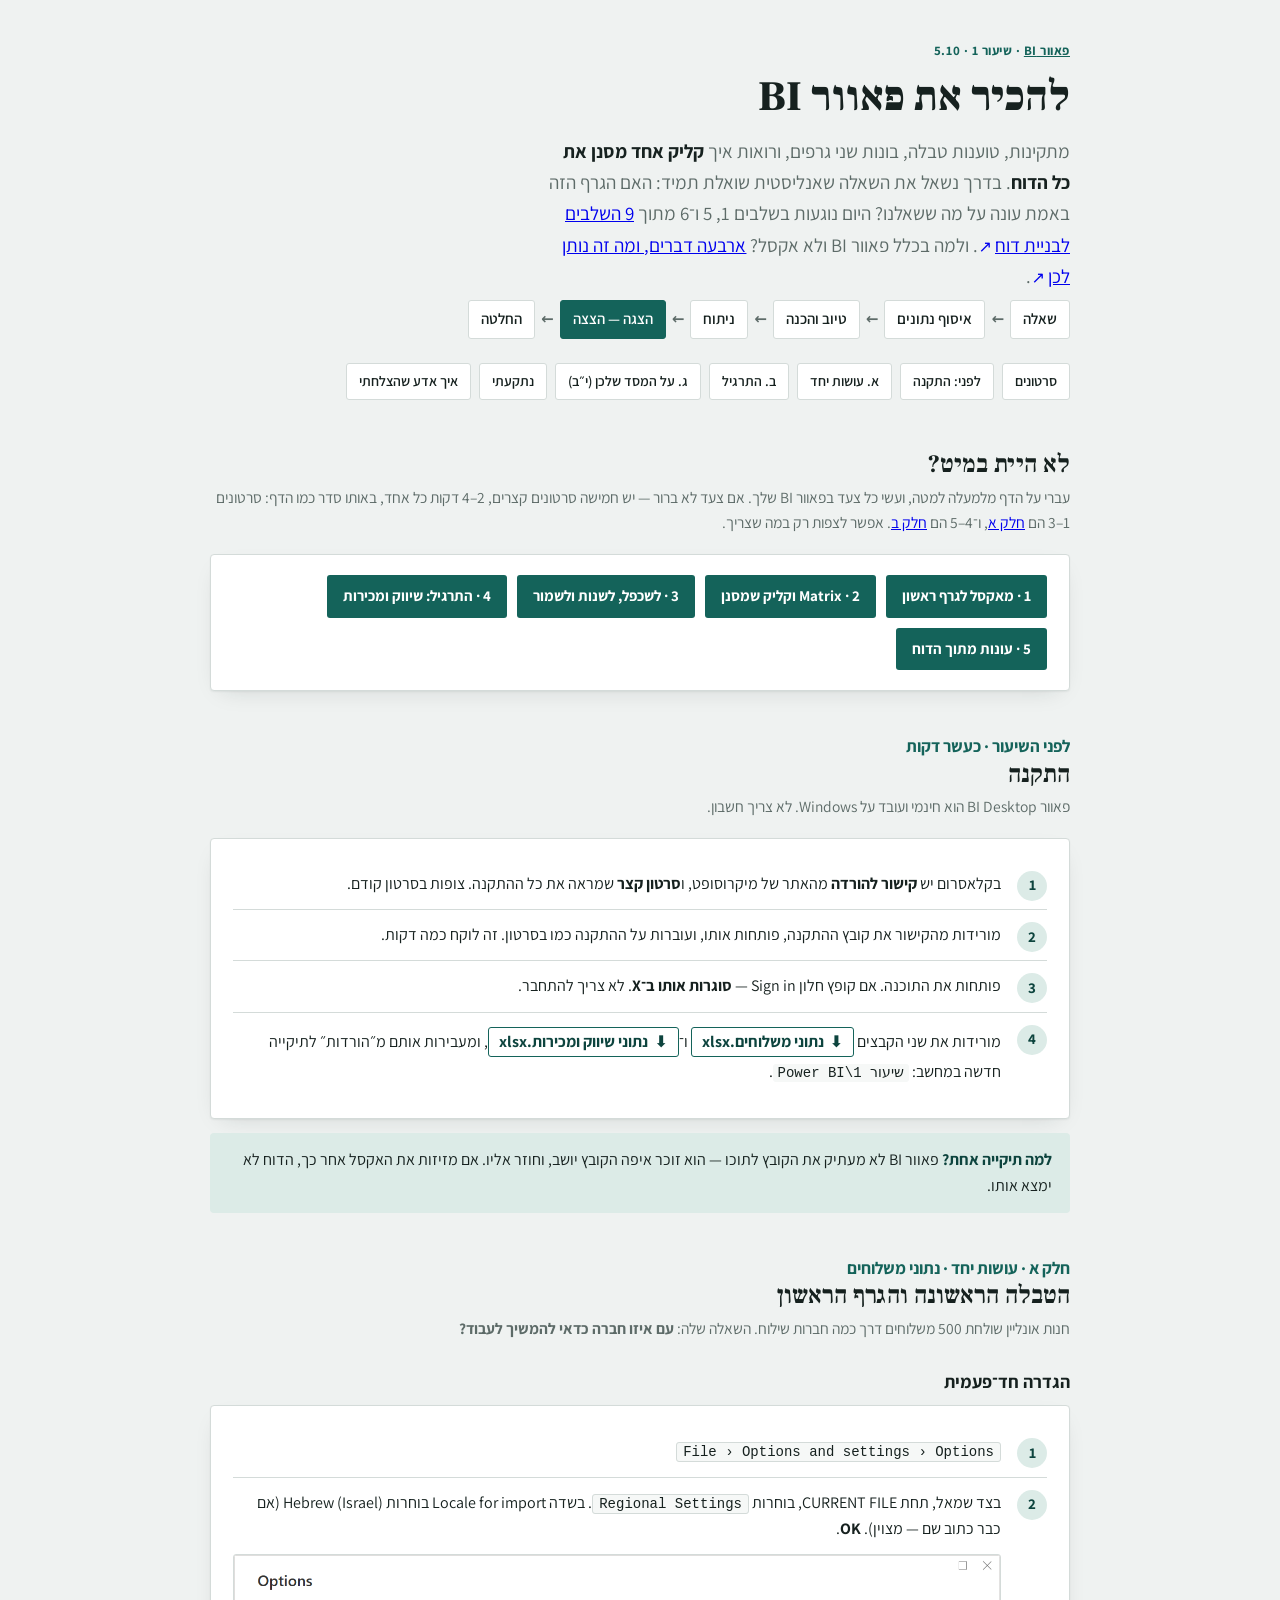
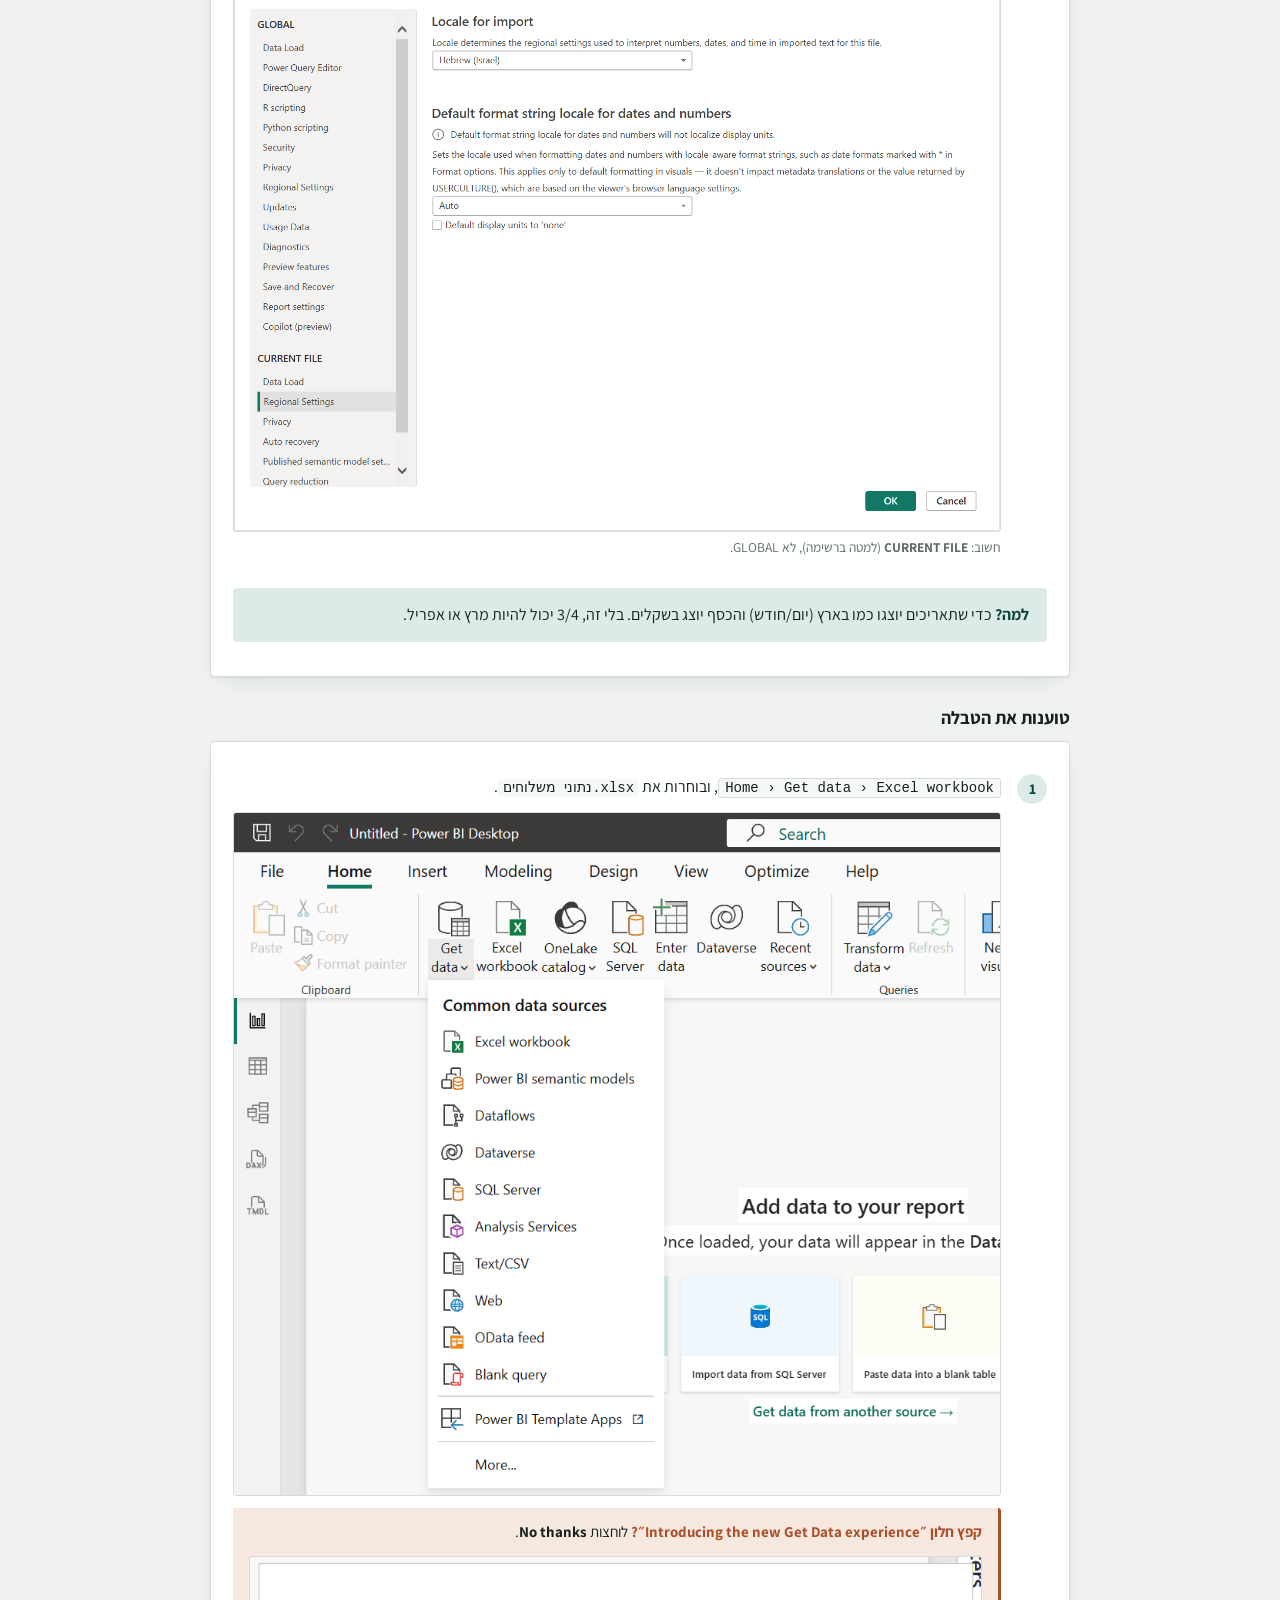
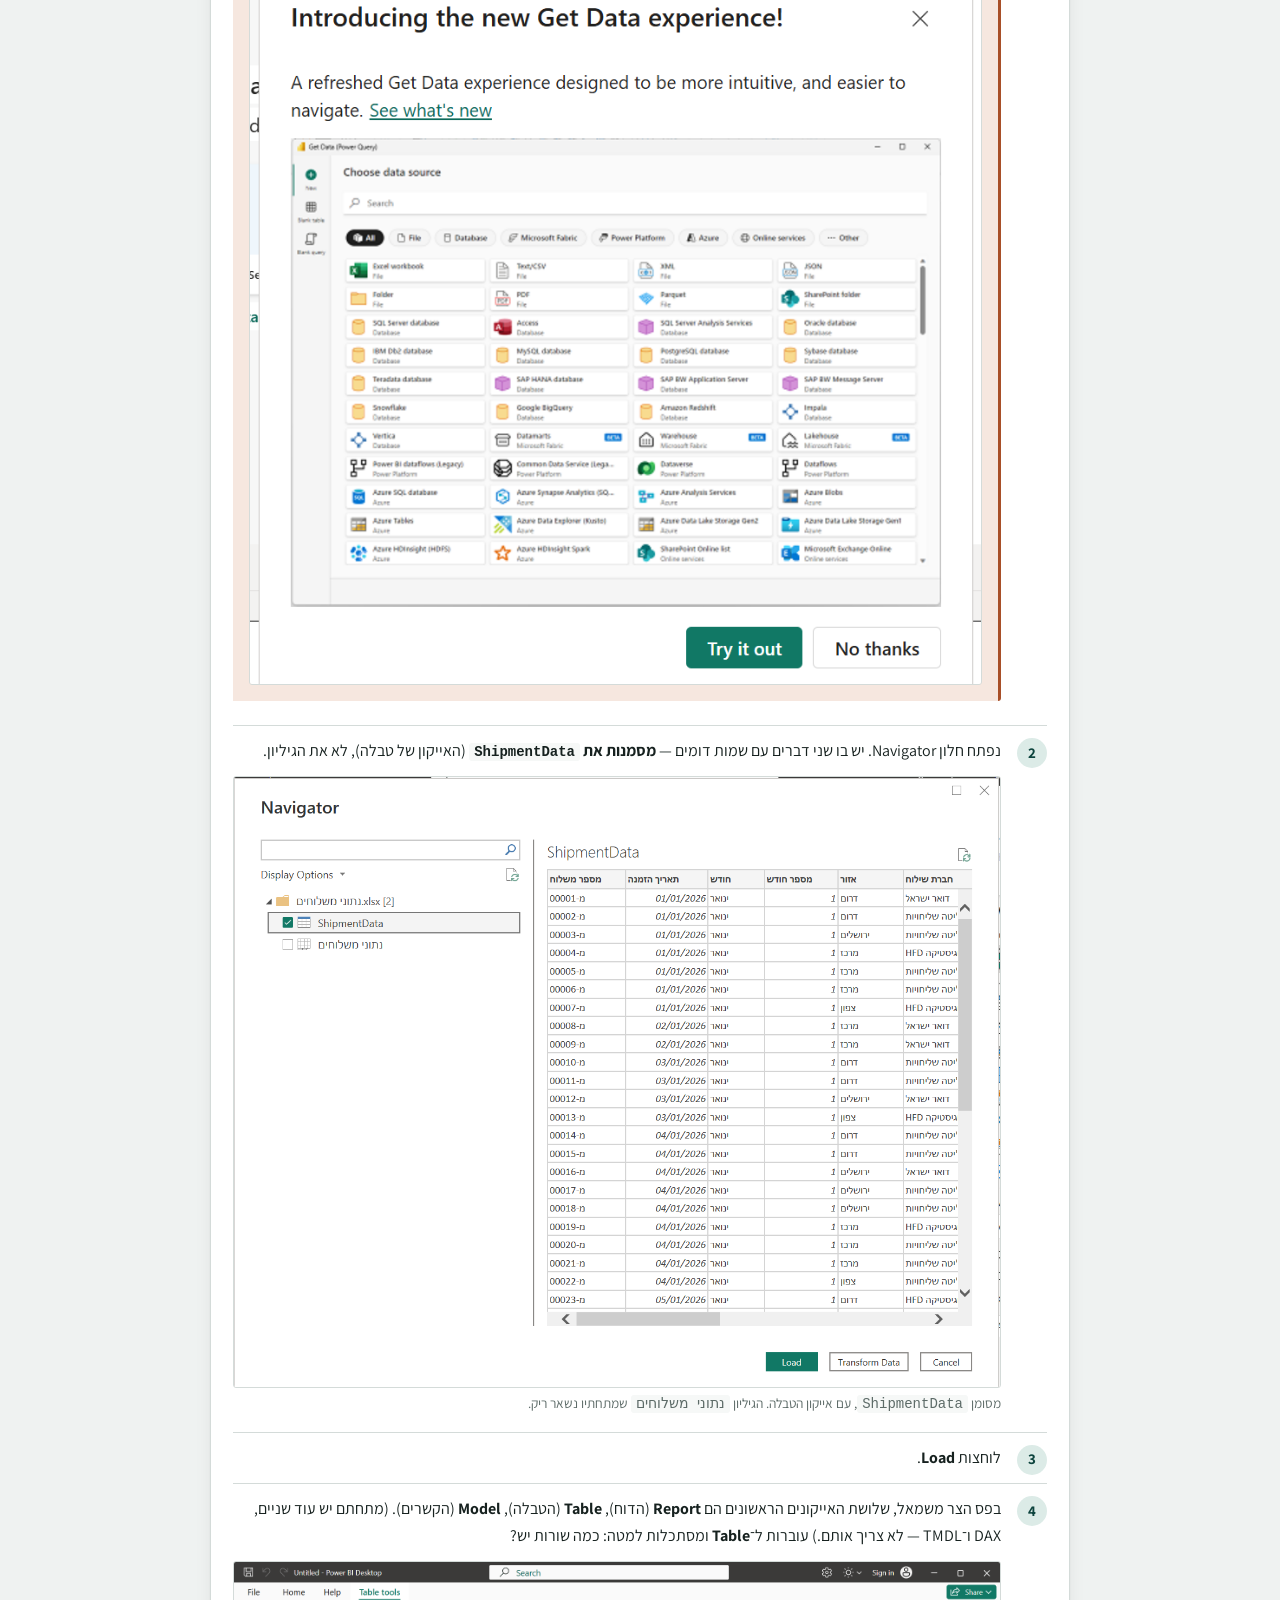
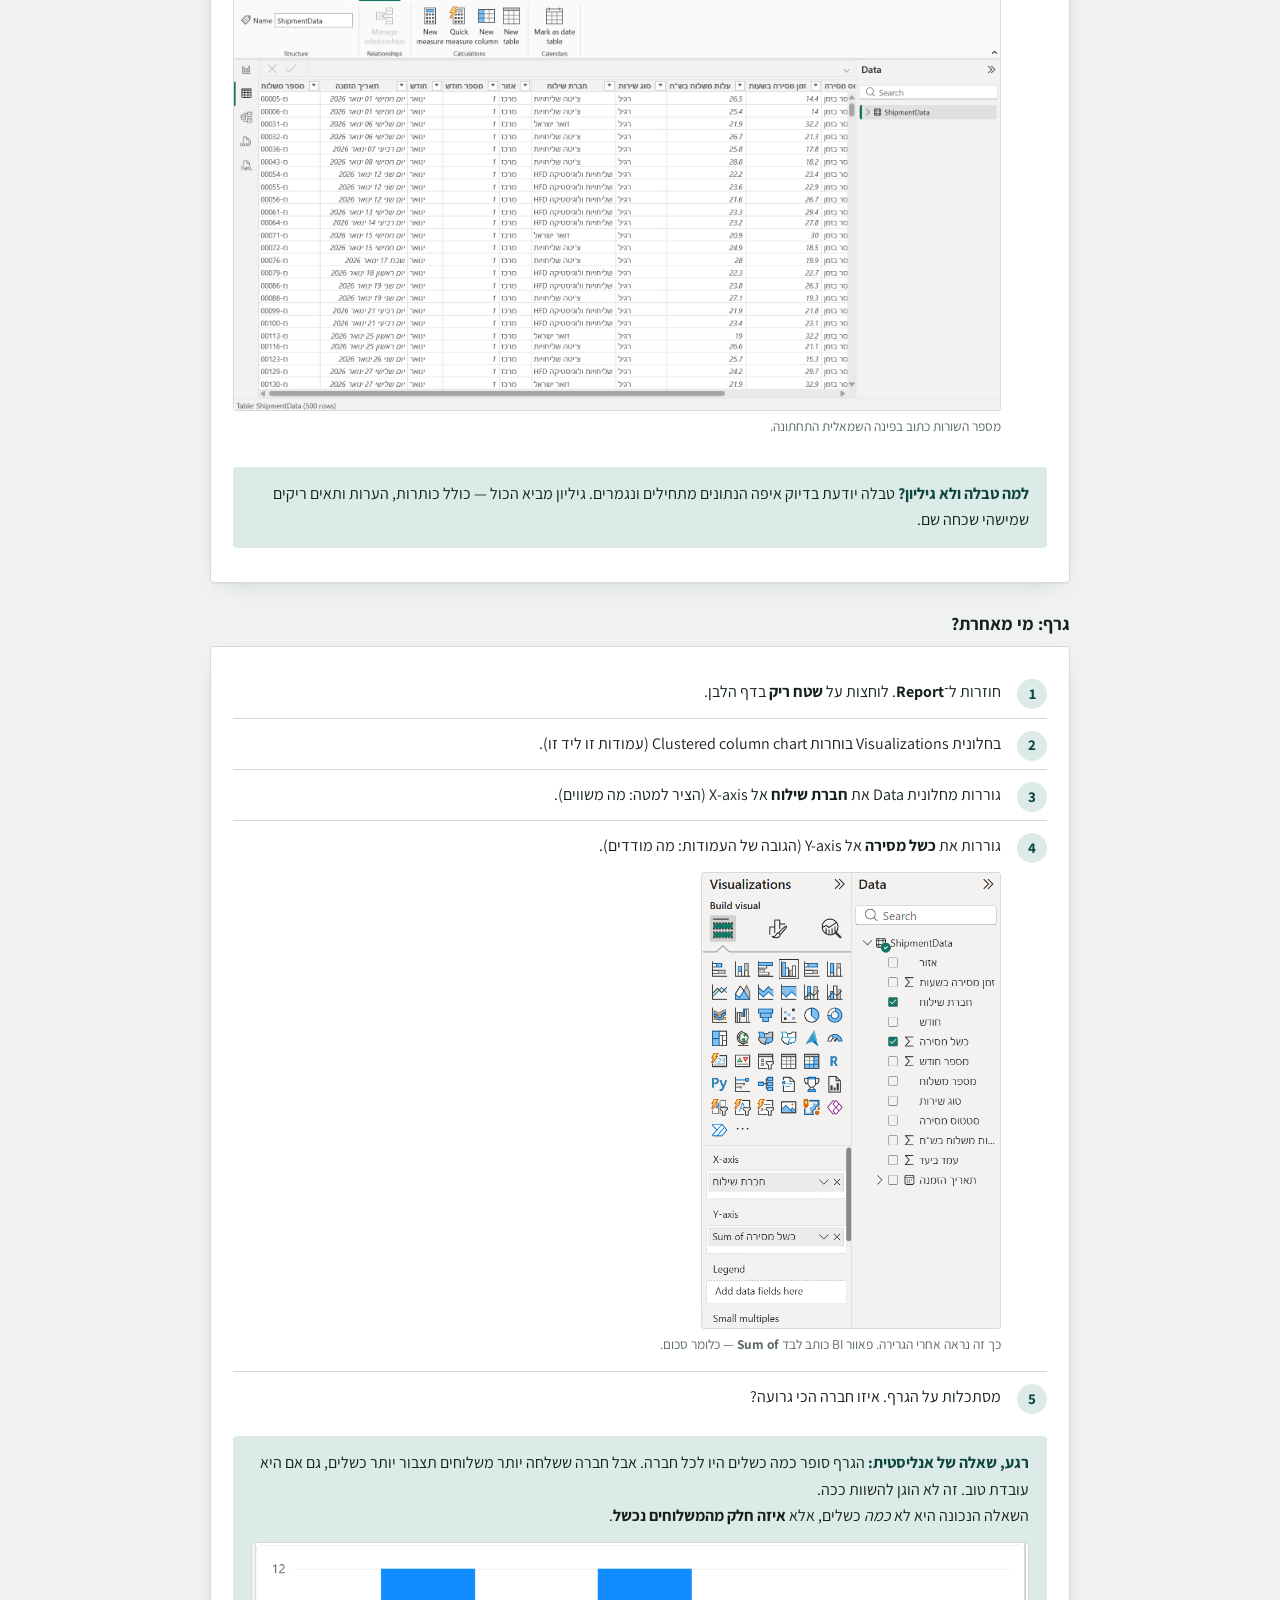
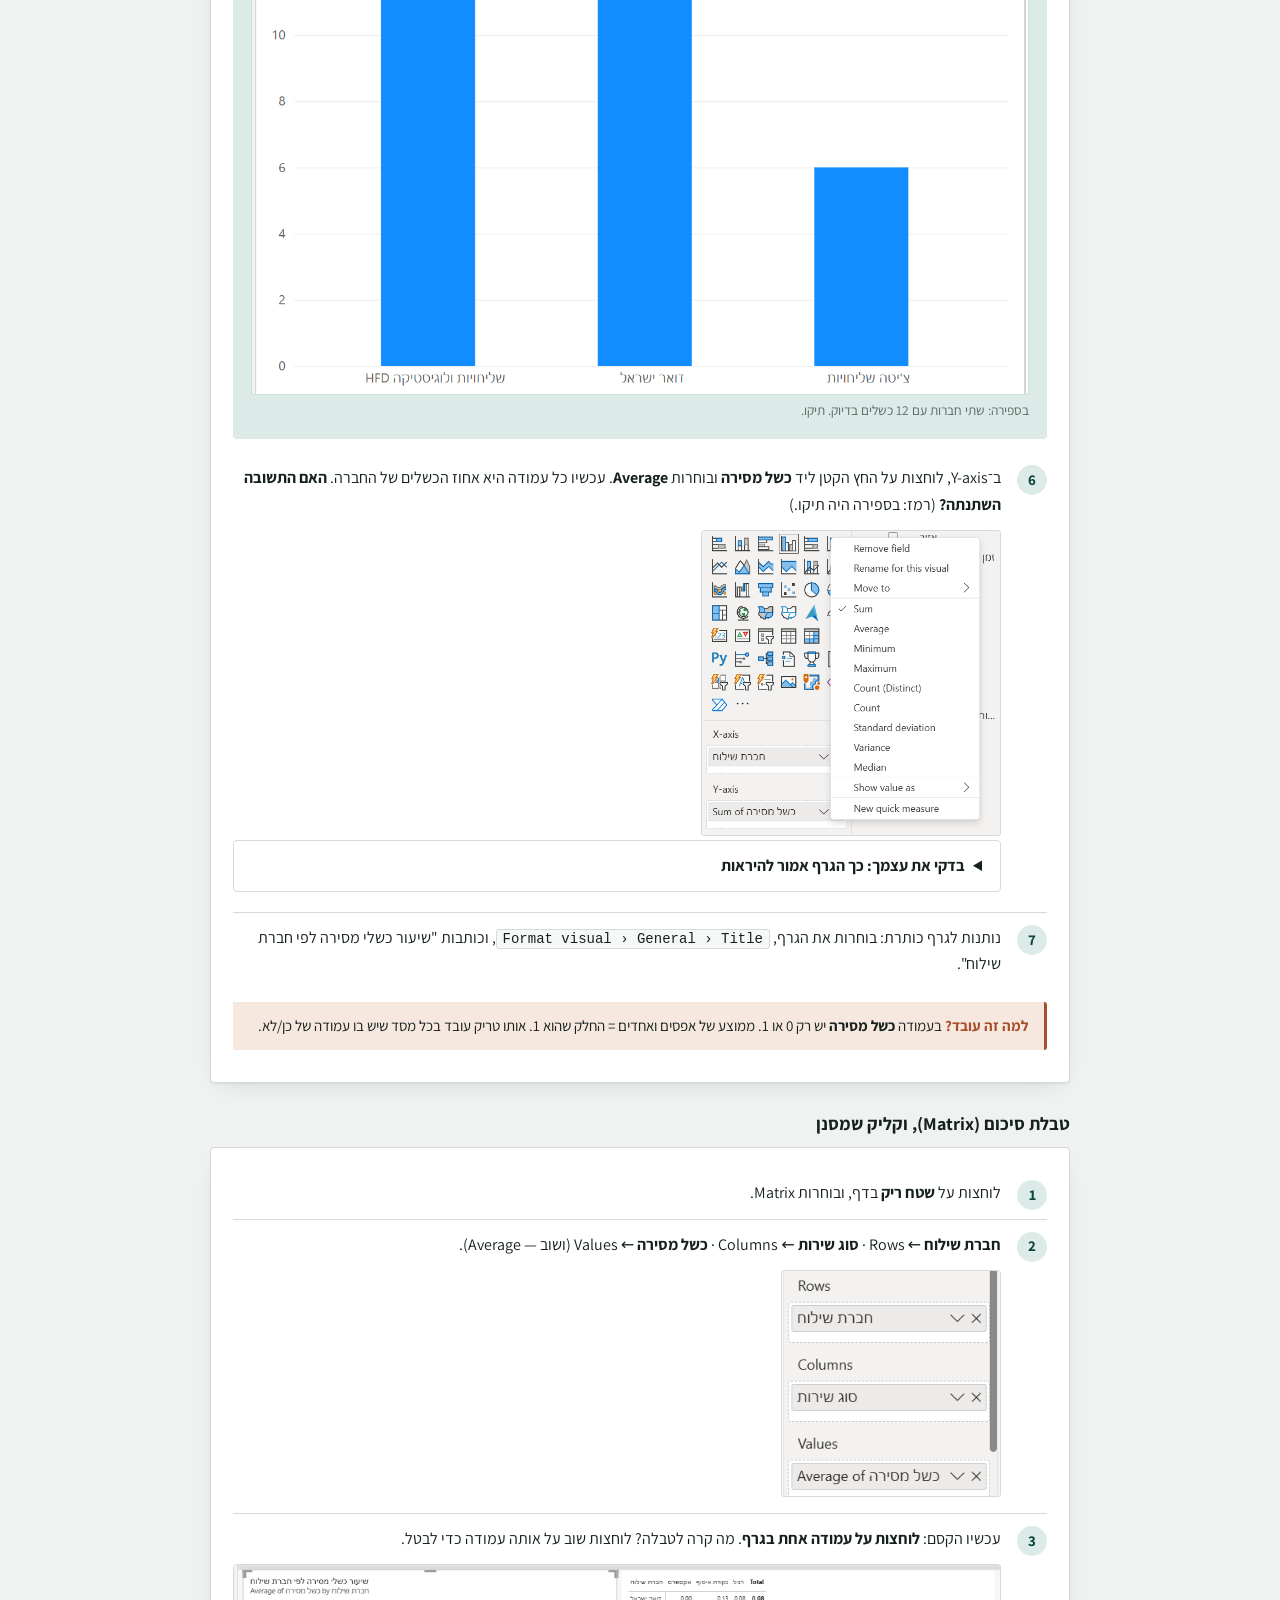
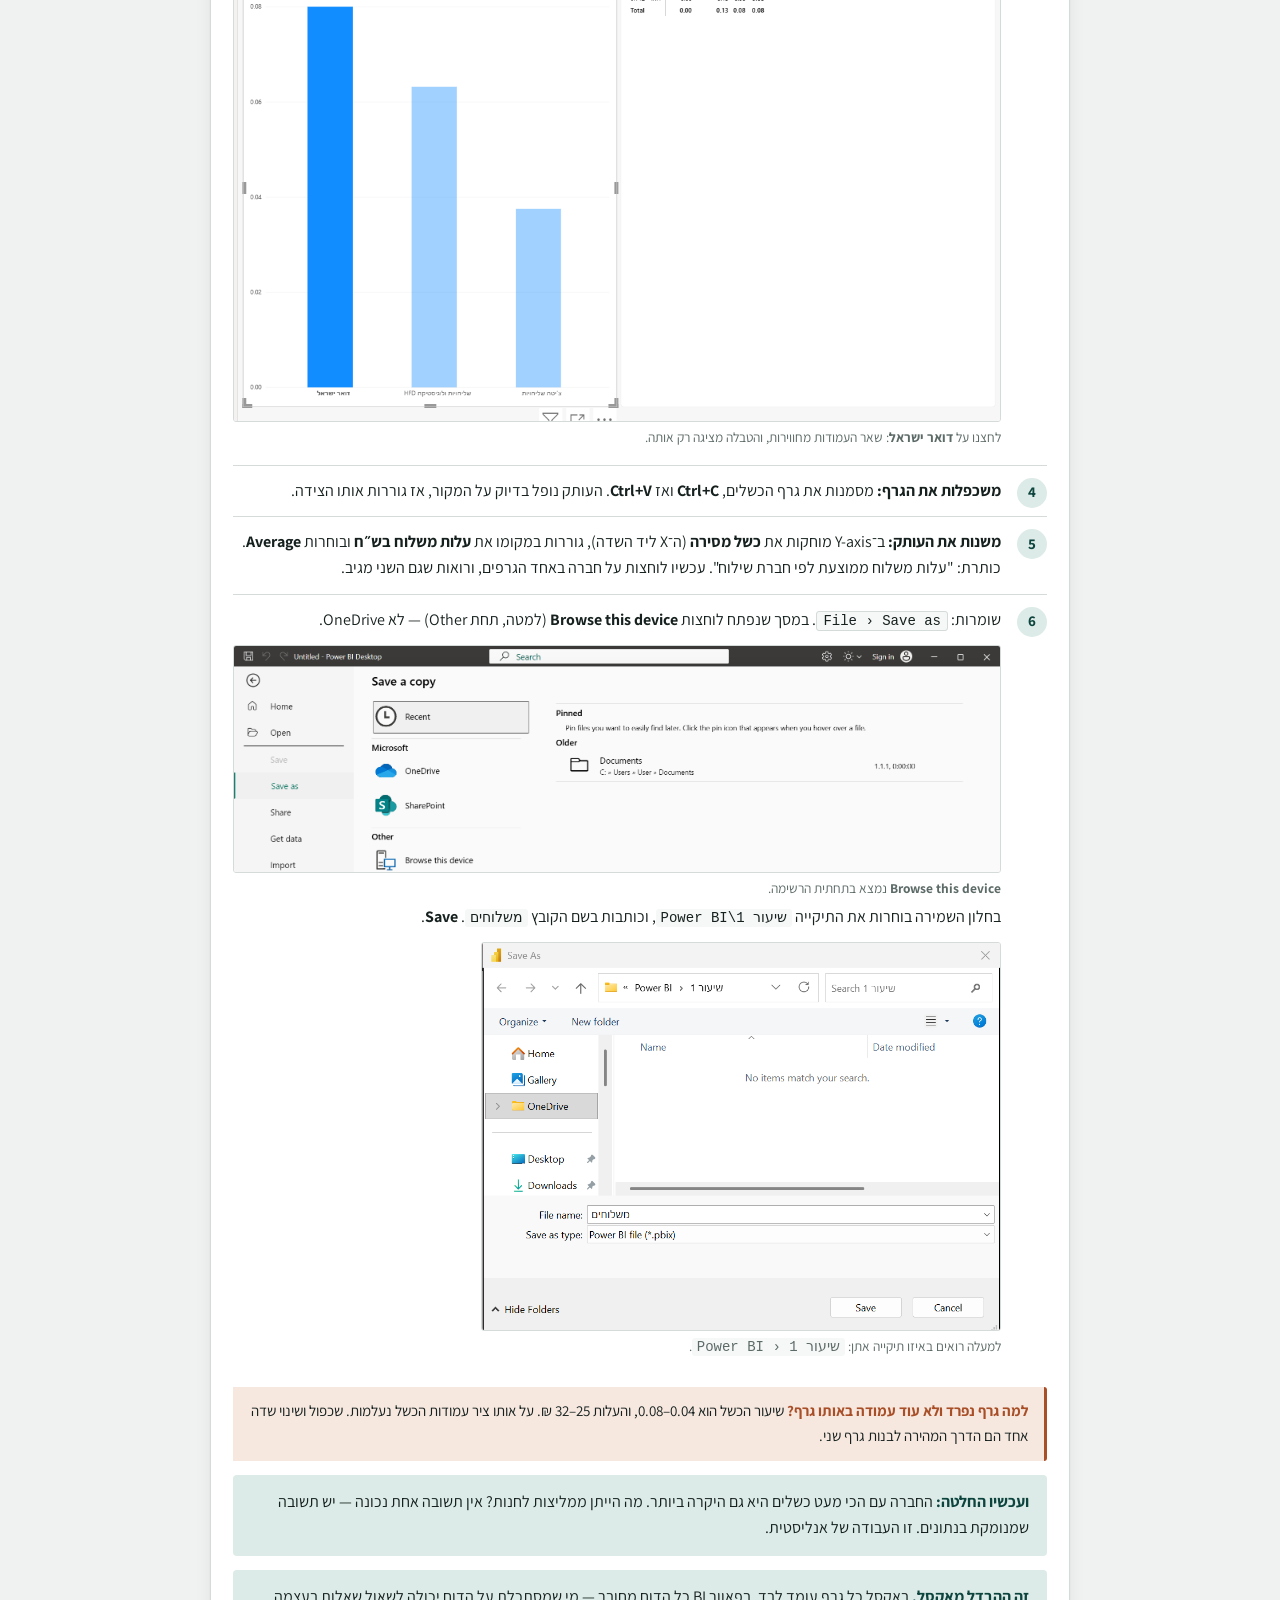
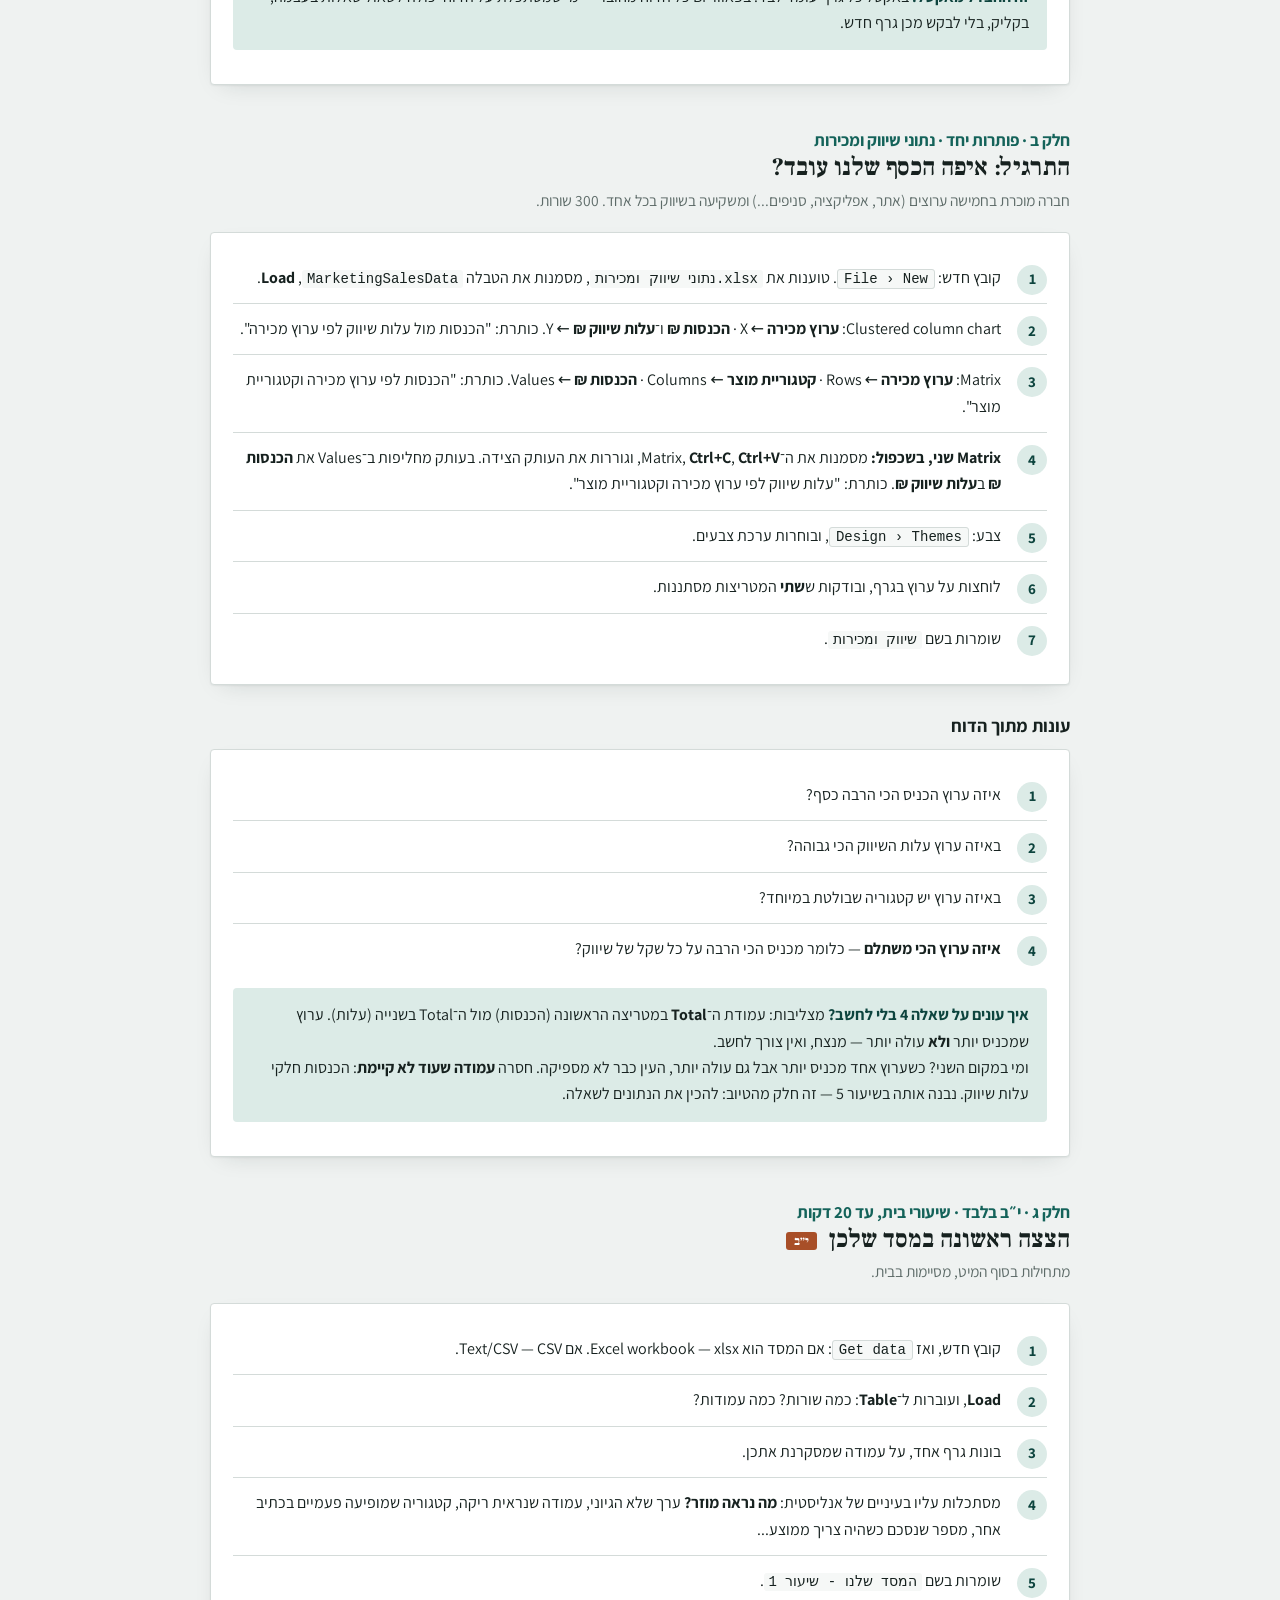
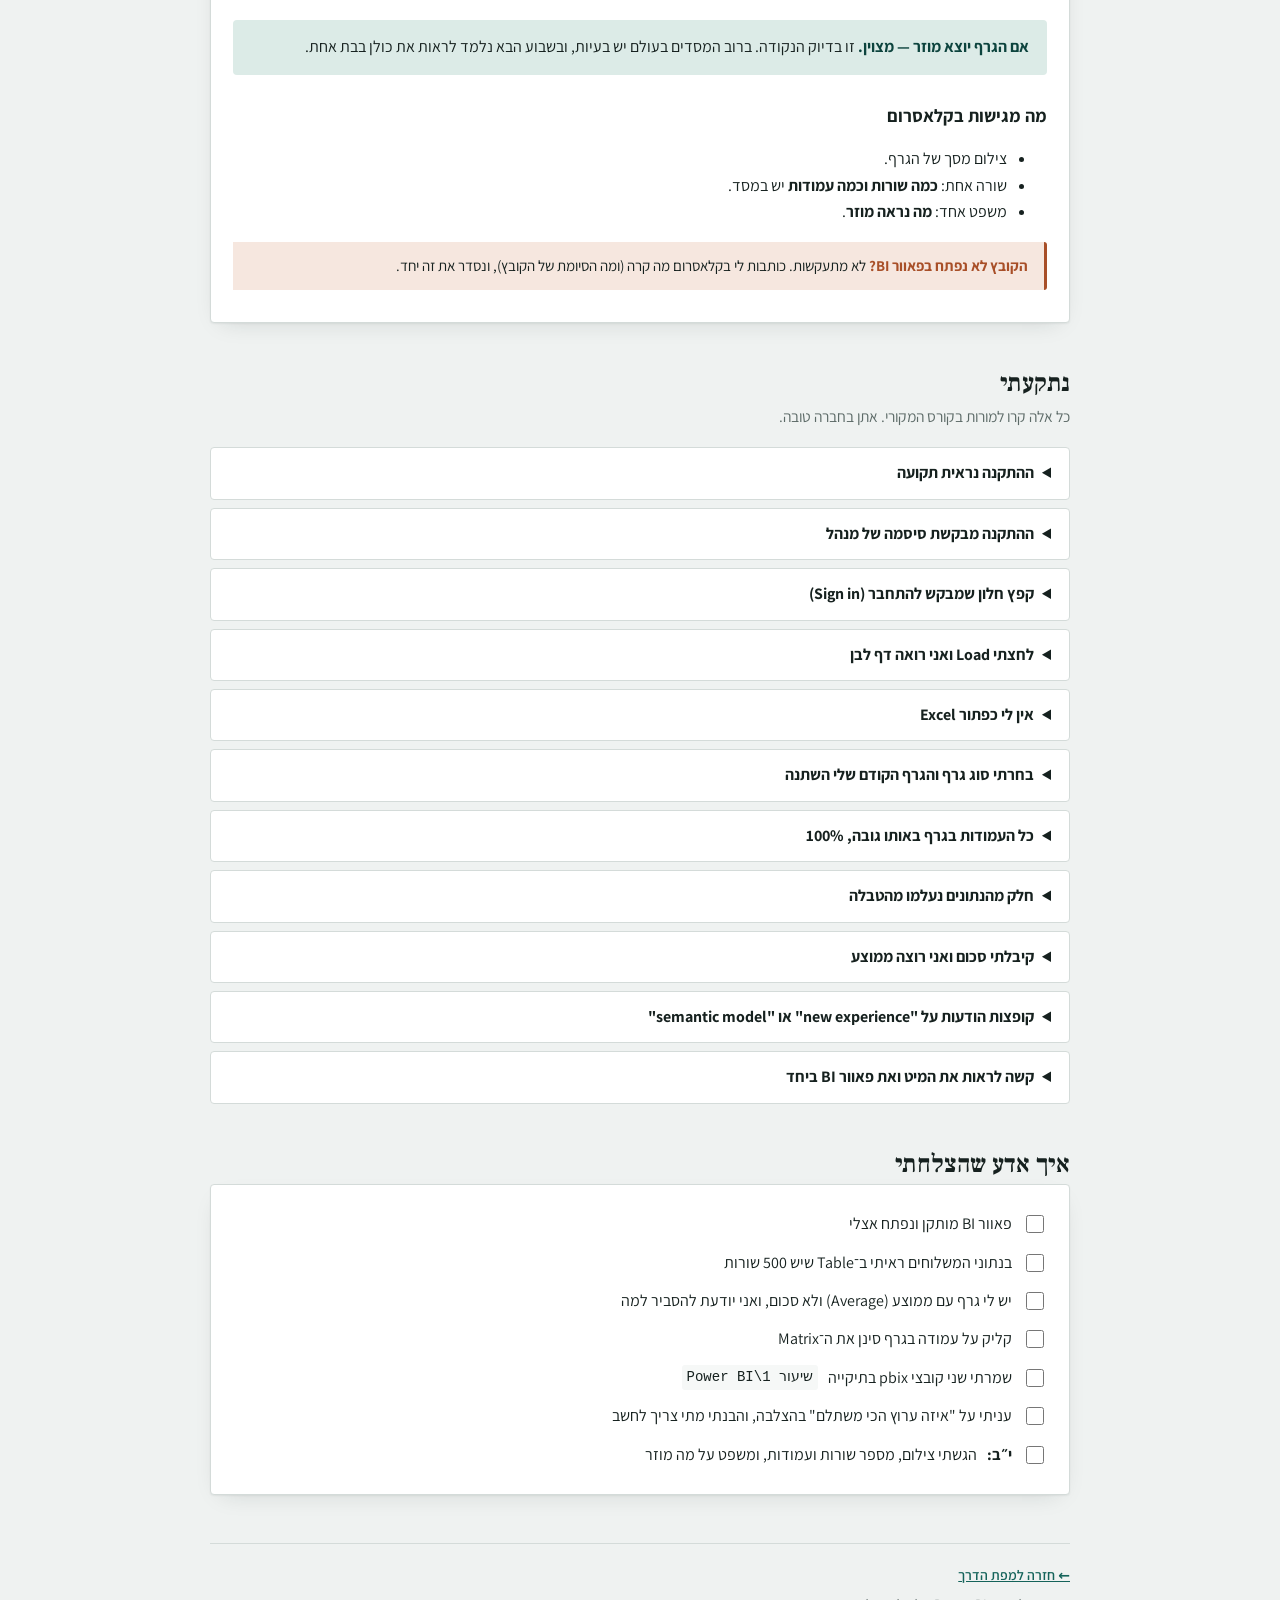
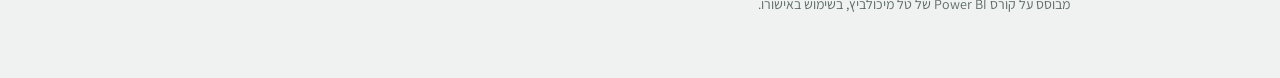
<file: lesson1.html>
<!doctype html>
<html lang="he" dir="rtl">
<head>
<meta charset="utf-8">
<meta name="viewport" content="width=device-width, initial-scale=1">
<title>שיעור 1 — להכיר את פאוור BI</title>
<link rel="preconnect" href="https://fonts.googleapis.com">
<link rel="preconnect" href="https://fonts.gstatic.com" crossorigin>
<link rel="stylesheet" href="https://fonts.googleapis.com/css2?family=Assistant:wght@400;600;700&family=Frank+Ruhl+Libre:wght@500;700;900&display=swap">
<link rel="stylesheet" href="style.css?v=5">
</head>
<body>
<div class="wrap">

<header class="intro">
  <p class="eyebrow"><a href="index.html">פאוור BI</a> · שיעור 1 · 5.10</p>
  <h1>להכיר את פאוור BI</h1>
  <p class="lede">מתקינות, טוענות טבלה, בונות שני גרפים, ורואות איך <strong>קליק אחד מסנן את כל הדוח</strong>.
  בדרך נשאל את השאלה שאנליסטית שואלת תמיד: האם הגרף הזה באמת עונה על מה ששאלנו?
  היום נוגעות בשלבים 1, 5 ו־6 מתוך <a href="index.html#steps" target="_blank" rel="noopener">9 השלבים לבניית דוח</a>.
  ולמה בכלל פאוור BI ולא אקסל? <a href="index.html#why" target="_blank" rel="noopener">ארבעה דברים, ומה זה נותן לכן</a>.</p>
  <ul class="cycle" aria-label="מחזור הנתונים: היום מציצות בהצגה, ומשבוע הבא בטיוב">
    <li>שאלה</li><li class="arr" aria-hidden="true">←</li>
    <li>איסוף נתונים</li><li class="arr" aria-hidden="true">←</li>
    <li>טיוב והכנה</li><li class="arr" aria-hidden="true">←</li>
    <li>ניתוח</li><li class="arr" aria-hidden="true">←</li>
    <li class="here">הצגה — הצצה</li><li class="arr" aria-hidden="true">←</li>
    <li>החלטה</li>
  </ul>
  <ul class="toc">
    <li><a href="#rec">סרטונים</a></li>
    <li><a href="#install">לפני: התקנה</a></li>
    <li><a href="#a">א. עושות יחד</a></li>
    <li><a href="#b">ב. התרגיל</a></li>
    <li><a href="#c">ג. על המסד שלכן (י״ב)</a></li>
    <li><a href="#stuck">נתקעתי</a></li>
    <li><a href="#done">איך אדע שהצלחתי</a></li>
  </ul>
</header>

<section id="rec">
  <h2>לא היית במיט?</h2>
  <p class="sub">עברי על הדף מלמעלה למטה, ועשי כל צעד בפאוור BI שלך. אם צעד לא ברור — יש חמישה סרטונים קצרים, 2–4 דקות כל אחד, באותו סדר כמו הדף:
    סרטונים 1–3 הם <a href="#a">חלק א</a>, ו־4–5 הם <a href="#b">חלק ב</a>. אפשר לצפות רק במה שצריך.</p>
  <div class="box">
    <div class="rec">
      <!-- חמישה סרטונים במקום ההקלטה שלא נשמרה. התסריט: למורה - תסריט סרטונים שיעור 1.md -->
      <a class="btn" href="https://drive.google.com/file/d/1gXYFqb66EQHeezNIMbLNGXfJZ17PH8dM/view?usp=drive_link" target="_blank" rel="noopener">1 · מאקסל לגרף ראשון</a>
      <a class="btn" href="https://drive.google.com/file/d/1VskRX1xOUwYh2SyTsXYE4O3lQ35SPkk1/view?usp=drive_link" target="_blank" rel="noopener">2 · Matrix וקליק שמסנן</a>
      <a class="btn" href="https://drive.google.com/file/d/1R3sZgFX6Ka8aMmhdIGZ82FNkuI0ThxD9/view?usp=drive_link" target="_blank" rel="noopener">3 · לשכפל, לשנות ולשמור</a>
      <a class="btn" href="https://drive.google.com/file/d/1wAEZXh7i0t4S5gLhYGOr9eJJJx8aSg2U/view?usp=drive_link" target="_blank" rel="noopener">4 · התרגיל: שיווק ומכירות</a>
      <a class="btn" href="https://drive.google.com/file/d/17MCNDcMEfgkULsCkyz5XYIhQnOgsLCu-/view?usp=drive_link" target="_blank" rel="noopener">5 · עונות מתוך הדוח</a>
    </div>
  </div>
</section>

<section id="install">
  <h2><span class="part">לפני השיעור · כעשר דקות</span>התקנה</h2>
  <p class="sub">פאוור BI Desktop הוא חינמי ועובד על Windows. לא צריך חשבון.</p>
  <div class="box">
    <ol class="do">
      <li>בקלאסרום יש <b>קישור להורדה</b> מהאתר של מיקרוסופט, ו<b>סרטון קצר</b> שמראה את כל ההתקנה. צופות בסרטון קודם.</li>
      <li>מורידות מהקישור את קובץ ההתקנה, פותחות אותו, ועוברות על ההתקנה כמו בסרטון. זה לוקח כמה דקות.</li>
      <li>פותחות את התוכנה. אם קופץ חלון <span class="en">Sign in</span> — <b>סוגרות אותו ב־X</b>. לא צריך להתחבר.</li>
      <li>מורידות את שני הקבצים <a class="file" href="files/shipments.xlsx" download="נתוני משלוחים.xlsx">נתוני משלוחים.xlsx</a>
        ו־<a class="file" href="files/marketing-sales.xlsx" download="נתוני שיווק ומכירות.xlsx">נתוני שיווק ומכירות.xlsx</a>,
        ומעבירות אותם מ״הורדות״ לתיקייה חדשה במחשב: <code>Power BI\שיעור 1</code>.</li>
    </ol>
  </div>
  <div class="why"><b>למה תיקייה אחת?</b> פאוור BI לא מעתיק את הקובץ לתוכו — הוא זוכר איפה הקובץ יושב, וחוזר אליו.
  אם מזיזות את האקסל אחר כך, הדוח לא ימצא אותו.</div>
</section>

<section id="a">
  <h2><span class="part">חלק א · עושות יחד · נתוני משלוחים</span>הטבלה הראשונה והגרף הראשון</h2>
  <p class="sub">חנות אונליין שולחת 500 משלוחים דרך כמה חברות שילוח. השאלה שלה: <b>עם איזו חברה כדאי להמשיך לעבוד?</b></p>

  <h3>הגדרה חד־פעמית</h3>
  <div class="box">
    <ol class="do">
      <li><span class="path">File › Options and settings › Options</span></li>
      <li>בצד שמאל, תחת <span class="en">CURRENT FILE</span>, בוחרות <span class="path">Regional Settings</span>.
        בשדה <span class="en">Locale for import</span> בוחרות <span class="en">Hebrew (Israel)</span> (אם כבר כתוב שם — מצוין). <b>OK</b>.
        <figure><img src="img/l1-04-regional.png" alt="חלון Options, בחירת Regional Settings תחת CURRENT FILE, והשדה Locale for import על Hebrew (Israel)" width="1502" height="1128" loading="lazy">
        <figcaption>חשוב: <b>CURRENT FILE</b> (למטה ברשימה), לא GLOBAL.</figcaption></figure></li>
    </ol>
    <div class="why"><b>למה?</b> כדי שתאריכים יוצגו כמו בארץ (יום/חודש) והכסף יוצג בשקלים. בלי זה, 3/4 יכול להיות מרץ או אפריל.</div>
  </div>

  <h3>טוענות את הטבלה</h3>
  <div class="box">
    <ol class="do">
      <li><span class="path">Home › Get data › Excel workbook</span>, ובוחרות את <code>נתוני משלוחים.xlsx</code>.
        <figure><img src="img/l1-05-getdata.png" alt="התפריט הנפתח של Get data, והאפשרות הראשונה בו Excel workbook" width="995" height="885" loading="lazy"></figure>
        <div class="trap"><b>קפץ חלון ״Introducing the new Get Data experience״?</b> לוחצות <b>No thanks</b>.
        <figure><img src="img/l1-06-newgetdata-popup.png" alt="חלון Introducing the new Get Data experience עם הכפתורים Try it out ו־No thanks" width="843" height="838" loading="lazy"></figure></div></li>
      <li>נפתח חלון <span class="en">Navigator</span>. יש בו שני דברים עם שמות דומים — <b>מסמנות את <code>ShipmentData</code></b>
        (האייקון של טבלה), לא את הגיליון.
        <figure><img src="img/l1-07-navigator.png" alt="חלון Navigator: ShipmentData מסומן, ומימין תצוגה מקדימה של הטבלה" width="1324" height="1053" loading="lazy">
        <figcaption>מסומן <code>ShipmentData</code>, עם אייקון הטבלה. הגיליון <code>נתוני משלוחים</code> שמתחתיו נשאר ריק.</figcaption></figure></li>
      <li>לוחצות <b>Load</b>.</li>
      <li>בפס הצר משמאל, שלושת האייקונים הראשונים הם <b>Report</b> (הדוח), <b>Table</b> (הטבלה), <b>Model</b> (הקשרים).
        (מתחתם יש עוד שניים, DAX ו־TMDL — לא צריך אותם.)
        עוברות ל־<b>Table</b> ומסתכלות למטה: כמה שורות יש?
        <figure><img src="img/l1-09-table-view.png" alt="תצוגת Table של ShipmentData, ובשורה התחתונה Table: ShipmentData (500 rows)" width="1920" height="1122" loading="lazy">
        <figcaption>מספר השורות כתוב בפינה השמאלית התחתונה.</figcaption></figure></li>
    </ol>
    <div class="why"><b>למה טבלה ולא גיליון?</b> טבלה יודעת בדיוק איפה הנתונים מתחילים ונגמרים.
    גיליון מביא הכול — כולל כותרות, הערות ותאים ריקים שמישהי שכחה שם.</div>
  </div>

  <h3>גרף: מי מאחרת?</h3>
  <div class="box">
    <ol class="do">
      <li>חוזרות ל־<b>Report</b>. לוחצות על <b>שטח ריק</b> בדף הלבן.</li>
      <li>בחלונית <span class="en">Visualizations</span> בוחרות <span class="en">Clustered column chart</span> (עמודות זו ליד זו).</li>
      <li>גוררות מחלונית <span class="en">Data</span> את <b>חברת שילוח</b> אל <span class="en">X-axis</span> (הציר למטה: מה משווים).</li>
      <li>גוררות את <b>כשל מסירה</b> אל <span class="en">Y-axis</span> (הגובה של העמודות: מה מודדים).
        <figure><img src="img/l1-11-wells-count.png" alt="חלונית Visualizations: חברת שילוח תחת X-axis, ו־Sum of כשל מסירה תחת Y-axis" width="543" height="829" loading="lazy" style="width:300px">
        <figcaption>כך זה נראה אחרי הגרירה. פאוור BI כותב לבד <b>Sum of</b> — כלומר סכום.</figcaption></figure>
      </li>
      <li>מסתכלות על הגרף. איזו חברה הכי גרועה?</li>
    </ol>
    <div class="why"><b>רגע, שאלה של אנליסטית:</b> הגרף סופר כמה כשלים היו לכל חברה.
    אבל חברה ששלחה יותר משלוחים תצבור יותר כשלים, גם אם היא עובדת טוב. זה לא הוגן להשוות ככה.
    <br>השאלה הנכונה היא לא <i>כמה</i> כשלים, אלא <b>איזה חלק מהמשלוחים נכשל</b>.
    <figure><img src="img/l1-14-focus-sum.png" alt="גרף עמודות של סכום כשלי המסירה: שתי חברות עם 12 כשלים כל אחת, ציטה שליחויות עם 6" width="1279" height="744" loading="lazy">
    <figcaption>בספירה: שתי חברות עם 12 כשלים בדיוק. תיקו.</figcaption></figure></div>
    <ol class="do" start="6" style="counter-reset: s 5">
      <li>ב־<span class="en">Y-axis</span>, לוחצות על החץ הקטן ליד <b>כשל מסירה</b> ובוחרות <b>Average</b>.
        עכשיו כל עמודה היא אחוז הכשלים של החברה. <b>האם התשובה השתנתה?</b> (רמז: בספירה היה תיקו.)
        <figure><img src="img/l1-12-average-menu.png" alt="התפריט שנפתח מהחץ ליד Sum of כשל מסירה, עם האפשרות Average" width="543" height="553" loading="lazy" style="width:300px"></figure>
        <details><summary>בדקי את עצמך: כך הגרף אמור להיראות</summary>
          <figure><img src="img/l1-15-focus-average.png" alt="גרף ממוצע כשלי המסירה: דואר ישראל כ־0.08, שליחויות ולוגיסטיקה HFD כ־0.06, ציטה שליחויות כ־0.04" width="1279" height="799" loading="lazy">
          <figcaption>0.08 פירושו 8% מהמשלוחים נכשלו. התיקו נשבר.</figcaption></figure></details></li>
      <li>נותנות לגרף כותרת: בוחרות את הגרף, <span class="path">Format visual › General › Title</span>,
        וכותבות "שיעור כשלי מסירה לפי חברת שילוח".</li>
    </ol>
    <div class="trap"><b>למה זה עובד?</b> בעמודה <b>כשל מסירה</b> יש רק 0 או 1. ממוצע של אפסים ואחדים = החלק שהוא 1.
    אותו טריק עובד בכל מסד שיש בו עמודה של כן/לא.</div>
  </div>

  <h3>טבלת סיכום (Matrix), וקליק שמסנן</h3>
  <div class="box">
    <ol class="do">
      <li>לוחצות על <b>שטח ריק</b> בדף, ובוחרות <span class="en">Matrix</span>.</li>
      <li><b>חברת שילוח</b> ← <span class="en">Rows</span> · <b>סוג שירות</b> ← <span class="en">Columns</span> ·
        <b>כשל מסירה</b> ← <span class="en">Values</span> (ושוב — Average).
        <figure><img src="img/l1-18-matrix-wells.png" alt="השדות של ה־Matrix: חברת שילוח תחת Rows, סוג שירות תחת Columns, Average of כשל מסירה תחת Values" width="276" height="285" loading="lazy" style="width:220px"></figure></li>
      <li>עכשיו הקסם: <b>לוחצות על עמודה אחת בגרף</b>. מה קרה לטבלה? לוחצות שוב על אותה עמודה כדי לבטל.
        <figure><img src="img/l1-16-crossfilter.png" alt="לחיצה על העמודה של דואר ישראל: שאר העמודות מחווירות, והטבלה מימין מציגה רק את דואר ישראל" width="1161" height="691" loading="lazy">
        <figcaption>לחצנו על <b>דואר ישראל</b>: שאר העמודות מחווירות, והטבלה מציגה רק אותה.</figcaption></figure></li>
      <li><b>משכפלות את הגרף:</b> מסמנות את גרף הכשלים, <b>Ctrl+C</b> ואז <b>Ctrl+V</b>.
        העותק נופל בדיוק על המקור, אז גוררות אותו הצידה.</li>
      <li><b>משנות את העותק:</b> ב־<span class="en">Y-axis</span> מוחקות את <b>כשל מסירה</b> (ה־X ליד השדה),
        גוררות במקומו את <b>עלות משלוח בש״ח</b> ובוחרות <b>Average</b>.
        כותרת: "עלות משלוח ממוצעת לפי חברת שילוח". עכשיו לוחצות על חברה באחד הגרפים, ורואות שגם השני מגיב.</li>
      <li>שומרות: <span class="path">File › Save as</span>. במסך שנפתח לוחצות <b>Browse this device</b> (למטה, תחת Other) — לא OneDrive.
        <figure><img src="img/l1-21-save-as.png" alt="מסך Save a copy: למעלה Recent, OneDrive ו־SharePoint, ולמטה תחת Other האפשרות Browse this device" width="1920" height="567" loading="lazy">
        <figcaption><b>Browse this device</b> נמצא בתחתית הרשימה.</figcaption></figure>
        בחלון השמירה בוחרות את התיקייה <code>Power BI\שיעור 1</code>, וכותבות בשם הקובץ <code>משלוחים</code>. <b>Save</b>.
        <figure><img src="img/l1-22-save-dialog.png" alt="חלון Save As: התיקייה Power BI › שיעור 1, בשם הקובץ כתוב משלוחים, והסוג Power BI file (*.pbix)" width="943" height="705" loading="lazy" style="width:520px">
        <figcaption>למעלה רואים באיזו תיקייה אתן: <code>Power BI › שיעור 1</code>.</figcaption></figure></li>
    </ol>
    <div class="trap"><b>למה גרף נפרד ולא עוד עמודה באותו גרף?</b> שיעור הכשל הוא 0.04–0.08, והעלות 25–32 ₪.
    על אותו ציר עמודות הכשל נעלמות. שכפול ושינוי שדה אחד הם הדרך המהירה לבנות גרף שני.</div>
    <div class="why"><b>ועכשיו החלטה:</b> החברה עם הכי מעט כשלים היא גם היקרה ביותר.
    מה הייתן ממליצות לחנות? אין תשובה אחת נכונה —
    יש תשובה שמנומקת בנתונים. זו העבודה של אנליסטית.</div>
    <div class="why"><b>זה ההבדל מאקסל.</b> באקסל כל גרף עומד לבד. בפאוור BI כל הדוח מחובר —
    מי שמסתכלת על הדוח יכולה לשאול שאלות בעצמה, בקליק, בלי לבקש מכן גרף חדש.</div>
  </div>
</section>

<section id="b">
  <h2><span class="part">חלק ב · פותרות יחד · נתוני שיווק ומכירות</span>התרגיל: איפה הכסף שלנו עובד?</h2>
  <p class="sub">חברה מוכרת בחמישה ערוצים (אתר, אפליקציה, סניפים...) ומשקיעה בשיווק בכל אחד. 300 שורות.</p>
  <div class="box">
    <ol class="do">
      <li>קובץ חדש: <span class="path">File › New</span>. טוענות את <code>נתוני שיווק ומכירות.xlsx</code>, מסמנות את הטבלה <code>MarketingSalesData</code>, <b>Load</b>.</li>
      <li><span class="en">Clustered column chart</span>: <b>ערוץ מכירה</b> ← X · <b>הכנסות ₪</b> ו־<b>עלות שיווק ₪</b> ← Y.
        כותרת: "הכנסות מול עלות שיווק לפי ערוץ מכירה".</li>
      <li><span class="en">Matrix</span>: <b>ערוץ מכירה</b> ← Rows · <b>קטגוריית מוצר</b> ← Columns · <b>הכנסות ₪</b> ← Values.
        כותרת: "הכנסות לפי ערוץ מכירה וקטגוריית מוצר".</li>
      <li><b>Matrix שני, בשכפול:</b> מסמנות את ה־Matrix, <b>Ctrl+C</b>, <b>Ctrl+V</b>, וגוררות את העותק הצידה.
        בעותק מחליפות ב־Values את <b>הכנסות ₪</b> ב<b>עלות שיווק ₪</b>.
        כותרת: "עלות שיווק לפי ערוץ מכירה וקטגוריית מוצר".</li>
      <li>צבע: <span class="path">Design › Themes</span>, ובוחרות ערכת צבעים.</li>
      <li>לוחצות על ערוץ בגרף, ובודקות ש<b>שתי</b> המטריצות מסתננות.</li>
      <li>שומרות בשם <code>שיווק ומכירות</code>.</li>
    </ol>
  </div>
  <h3>עונות מתוך הדוח</h3>
  <div class="box">
    <ol class="do">
      <li>איזה ערוץ הכניס הכי הרבה כסף?</li>
      <li>באיזה ערוץ עלות השיווק הכי גבוהה?</li>
      <li>באיזה ערוץ יש קטגוריה שבולטת במיוחד?</li>
      <li><b>איזה ערוץ הכי משתלם</b> — כלומר מכניס הכי הרבה על כל שקל של שיווק?</li>
    </ol>
    <div class="why"><b>איך עונים על שאלה 4 בלי לחשב?</b> מצליבות: עמודת ה־<b>Total</b> במטריצה הראשונה (הכנסות)
    מול ה־Total בשנייה (עלות). ערוץ שמכניס יותר <b>ולא</b> עולה יותר — מנצח, ואין צורך לחשב.
    <br>ומי במקום השני? כשערוץ אחד מכניס יותר אבל גם עולה יותר, העין כבר לא מספיקה.
    חסרה <b>עמודה שעוד לא קיימת</b>: הכנסות חלקי עלות שיווק. נבנה אותה בשיעור 5 — זה חלק מהטיוב: להכין את הנתונים לשאלה.</div>
  </div>
</section>

<section id="c">
  <h2><span class="part">חלק ג · י״ב בלבד · שיעורי בית, עד 20 דקות</span>הצצה ראשונה במסד שלכן <span class="who">י״ב</span></h2>
  <p class="sub">מתחילות בסוף המיט, מסיימות בבית.</p>
  <div class="box">
    <ol class="do">
      <li>קובץ חדש, ואז <span class="path">Get data</span>: אם המסד הוא xlsx — <span class="en">Excel workbook</span>. אם CSV — <span class="en">Text/CSV</span>.</li>
      <li><b>Load</b>, ועוברות ל־<b>Table</b>: כמה שורות? כמה עמודות?</li>
      <li>בונות גרף אחד, על עמודה שמסקרנת אתכן.</li>
      <li>מסתכלות עליו בעיניים של אנליסטית: <b>מה נראה מוזר?</b> ערך שלא הגיוני, עמודה שנראית ריקה,
        קטגוריה שמופיעה פעמיים בכתיב אחר, מספר שנסכם כשהיה צריך ממוצע...</li>
      <li>שומרות בשם <code>המסד שלנו - שיעור 1</code>.</li>
    </ol>
    <div class="why"><b>אם הגרף יוצא מוזר — מצוין.</b> זו בדיוק הנקודה. ברוב המסדים בעולם יש בעיות,
    ובשבוע הבא נלמד לראות את כולן בבת אחת.</div>
    <h3>מה מגישות בקלאסרום</h3>
    <ul>
      <li>צילום מסך של הגרף.</li>
      <li>שורה אחת: <b>כמה שורות וכמה עמודות</b> יש במסד.</li>
      <li>משפט אחד: <b>מה נראה מוזר</b>.</li>
    </ul>
    <div class="trap"><b>הקובץ לא נפתח בפאוור BI?</b> לא מתעקשות. כותבות לי בקלאסרום מה קרה (ומה הסיומת של הקובץ), ונסדר את זה יחד.</div>
  </div>
</section>

<section id="stuck">
  <h2>נתקעתי</h2>
  <p class="sub">כל אלה קרו למורות בקורס המקורי. אתן בחברה טובה.</p>
  <details><summary>ההתקנה נראית תקועה</summary>
    <p>מחכות חמש דקות. לפעמים יש חלון שמבקש אישור, והוא מסתתר מאחורי חלונות אחרים — בודקות בשורת המשימות למטה.</p></details>
  <details><summary>ההתקנה מבקשת סיסמה של מנהל</summary>
    <p>במחשב משפחתי לפעמים רק להורים יש הרשאה להתקין תוכנות. מבקשות מהם לאשר, או להתקין יחד איתכן לפני השיעור.</p></details>
  <details><summary>קפץ חלון שמבקש להתחבר (Sign in)</summary>
    <p>סוגרות ב־X. לא צריך חשבון כדי לעבוד.</p></details>
  <details><summary>לחצתי Load ואני רואה דף לבן</summary>
    <p>זה תקין. הנתונים נטענו — הם בחלונית <span class="en">Data</span> מימין, וב־<b>Table</b> בפס השמאלי. דף הדוח לבן כי עוד לא בנינו בו כלום.</p>
    <figure><img src="img/l1-08-after-load.png" alt="פאוור BI אחרי Load: דף דוח ריק, ובחלונית Data מימין הטבלה ShipmentData" width="1920" height="1122" loading="lazy">
    <figcaption>ככה זה אמור להיראות: הדף ריק, ו־<code>ShipmentData</code> מחכה בחלונית Data.</figcaption></figure></details>
  <details><summary>אין לי כפתור Excel</summary>
    <p>משתמשות תמיד ב־<span class="path">Get data</span> ובוחרות שם <span class="en">Excel workbook</span>. זה אותו דבר.</p></details>
  <details><summary>בחרתי סוג גרף והגרף הקודם שלי השתנה</summary>
    <p>כשגרף מסומן, לחיצה על סוג גרף אחר מחליפה אותו. <b>Ctrl+Z</b> מחזיר. בפעם הבאה — קודם קליק על שטח ריק, ורק אז בוחרות סוג.</p></details>
  <details><summary>כל העמודות בגרף באותו גובה, 100%</summary>
    <p>נבחר בטעות <span class="en">100% stacked column</span>. מסמנות את הגרף ולוחצות על <span class="en">Clustered column chart</span>.</p></details>
  <details><summary>חלק מהנתונים נעלמו מהטבלה</summary>
    <p>כנראה לחצת על עמודה בגרף, והיא מסננת. לוחצות שוב על אותה עמודה, או על שטח ריק בגרף.</p></details>
  <details><summary>קיבלתי סכום ואני רוצה ממוצע</summary>
    <p>בחלונית <span class="en">Visualizations</span>, בשדה עצמו (למשל תחת <span class="en">Y-axis</span>) — חץ קטן ליד השם ← <b>Average</b>.</p></details>
  <details><summary>קופצות הודעות על "new experience" או "semantic model"</summary>
    <p>מתעלמות וסוגרות. זה לא קשור למה שאנחנו עושות.</p></details>
  <details><summary>קשה לראות את המיט ואת פאוור BI ביחד</summary>
    <p>מקטינות את חלון המיט לצד אחד של המסך. אם יש מסך שני או לפטופ נוסף — המיט עליו. <b>מהטלפון זה לא עובד.</b></p></details>
</section>

<section id="done">
  <h2>איך אדע שהצלחתי</h2>
  <div class="box">
    <ul class="check">
      <li><label><input type="checkbox"> פאוור BI מותקן ונפתח אצלי</label></li>
      <li><label><input type="checkbox"> בנתוני המשלוחים ראיתי ב־Table שיש 500 שורות</label></li>
      <li><label><input type="checkbox"> יש לי גרף עם ממוצע (Average) ולא סכום, ואני יודעת להסביר למה</label></li>
      <li><label><input type="checkbox"> קליק על עמודה בגרף סינן את ה־Matrix</label></li>
      <li><label><input type="checkbox"> שמרתי שני קובצי pbix בתיקייה <code>Power BI\שיעור 1</code></label></li>
      <li><label><input type="checkbox"> עניתי על "איזה ערוץ הכי משתלם" בהצלבה, והבנתי מתי צריך לחשב</label></li>
      <li><label><input type="checkbox"> <b>י״ב:</b> הגשתי צילום, מספר שורות ועמודות, ומשפט על מה מוזר</label></li>
    </ul>
  </div>
</section>

<footer>
  <p><a href="index.html">← חזרה למפת הדרך</a></p>
  <p>מבוסס על קורס Power BI של טל מיכולביץ, בשימוש באישורו.</p>
</footer>

</div>
</body>
</html>
</file>
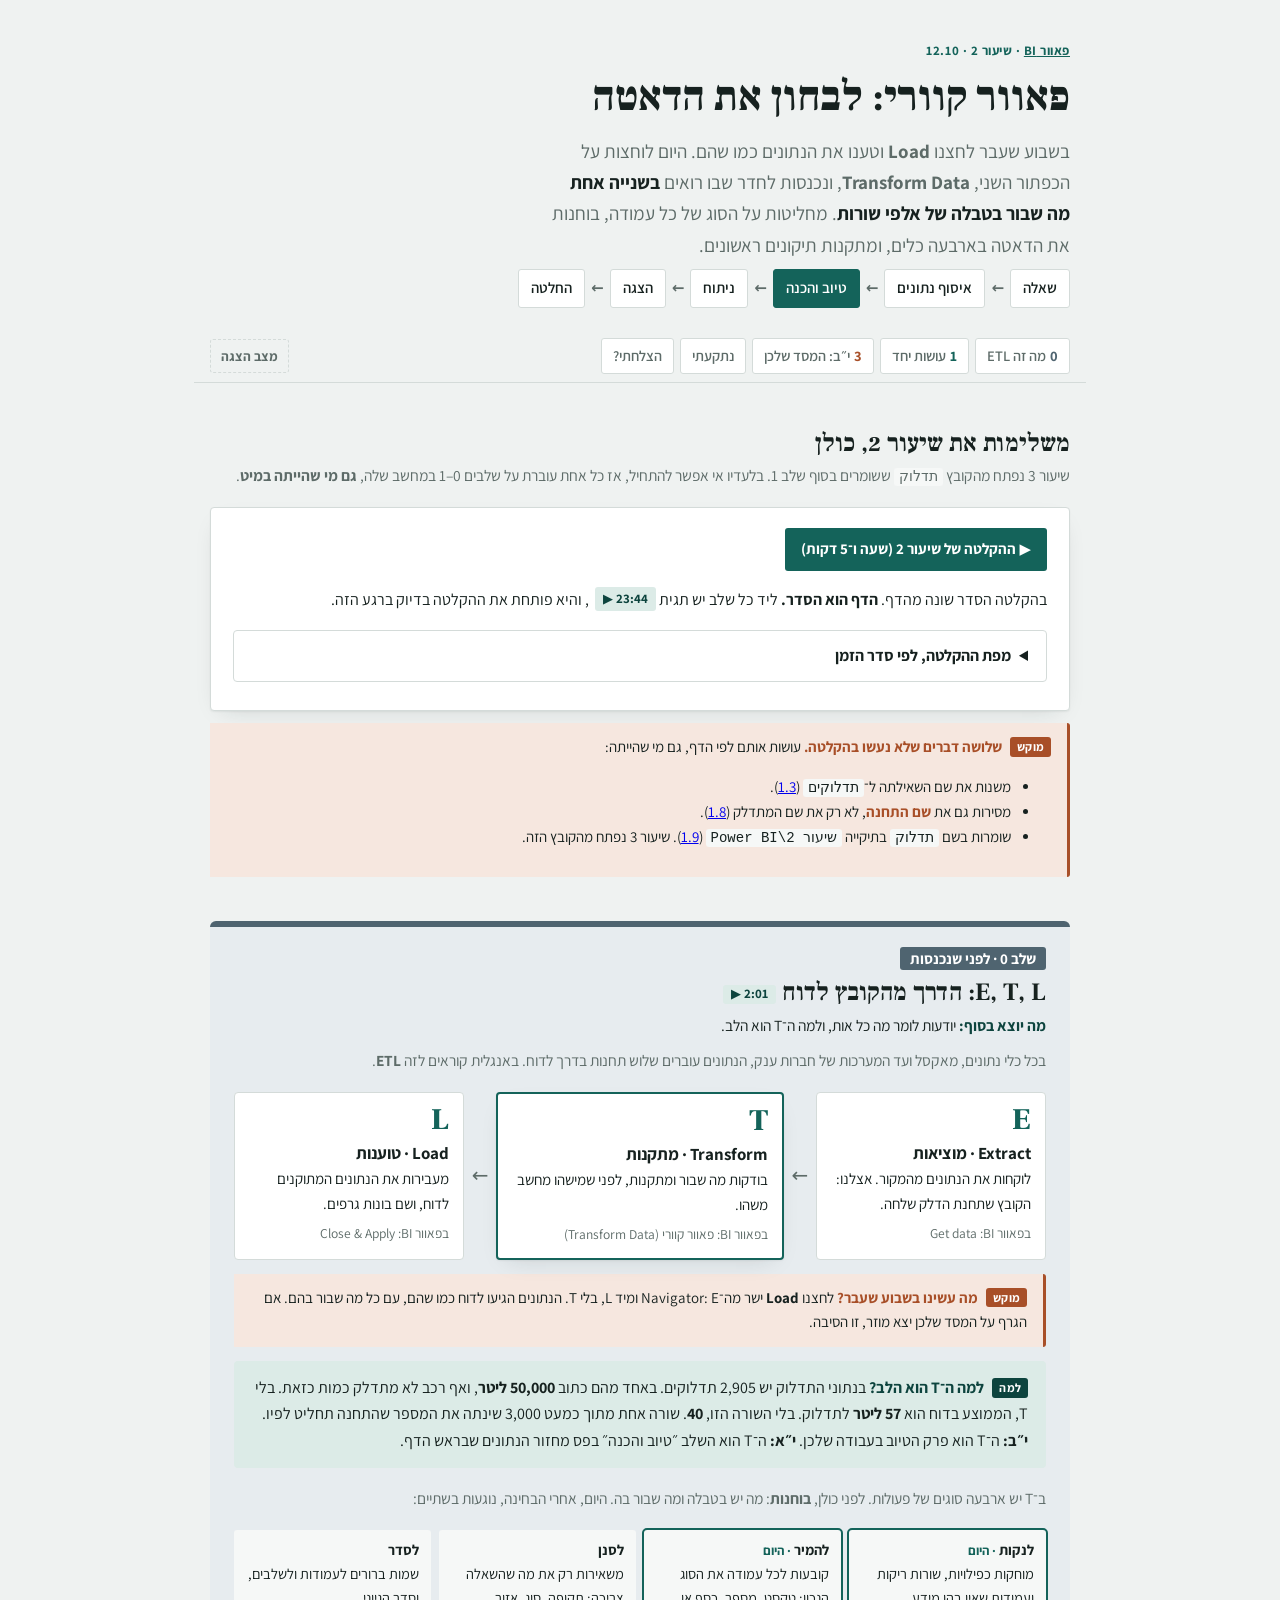
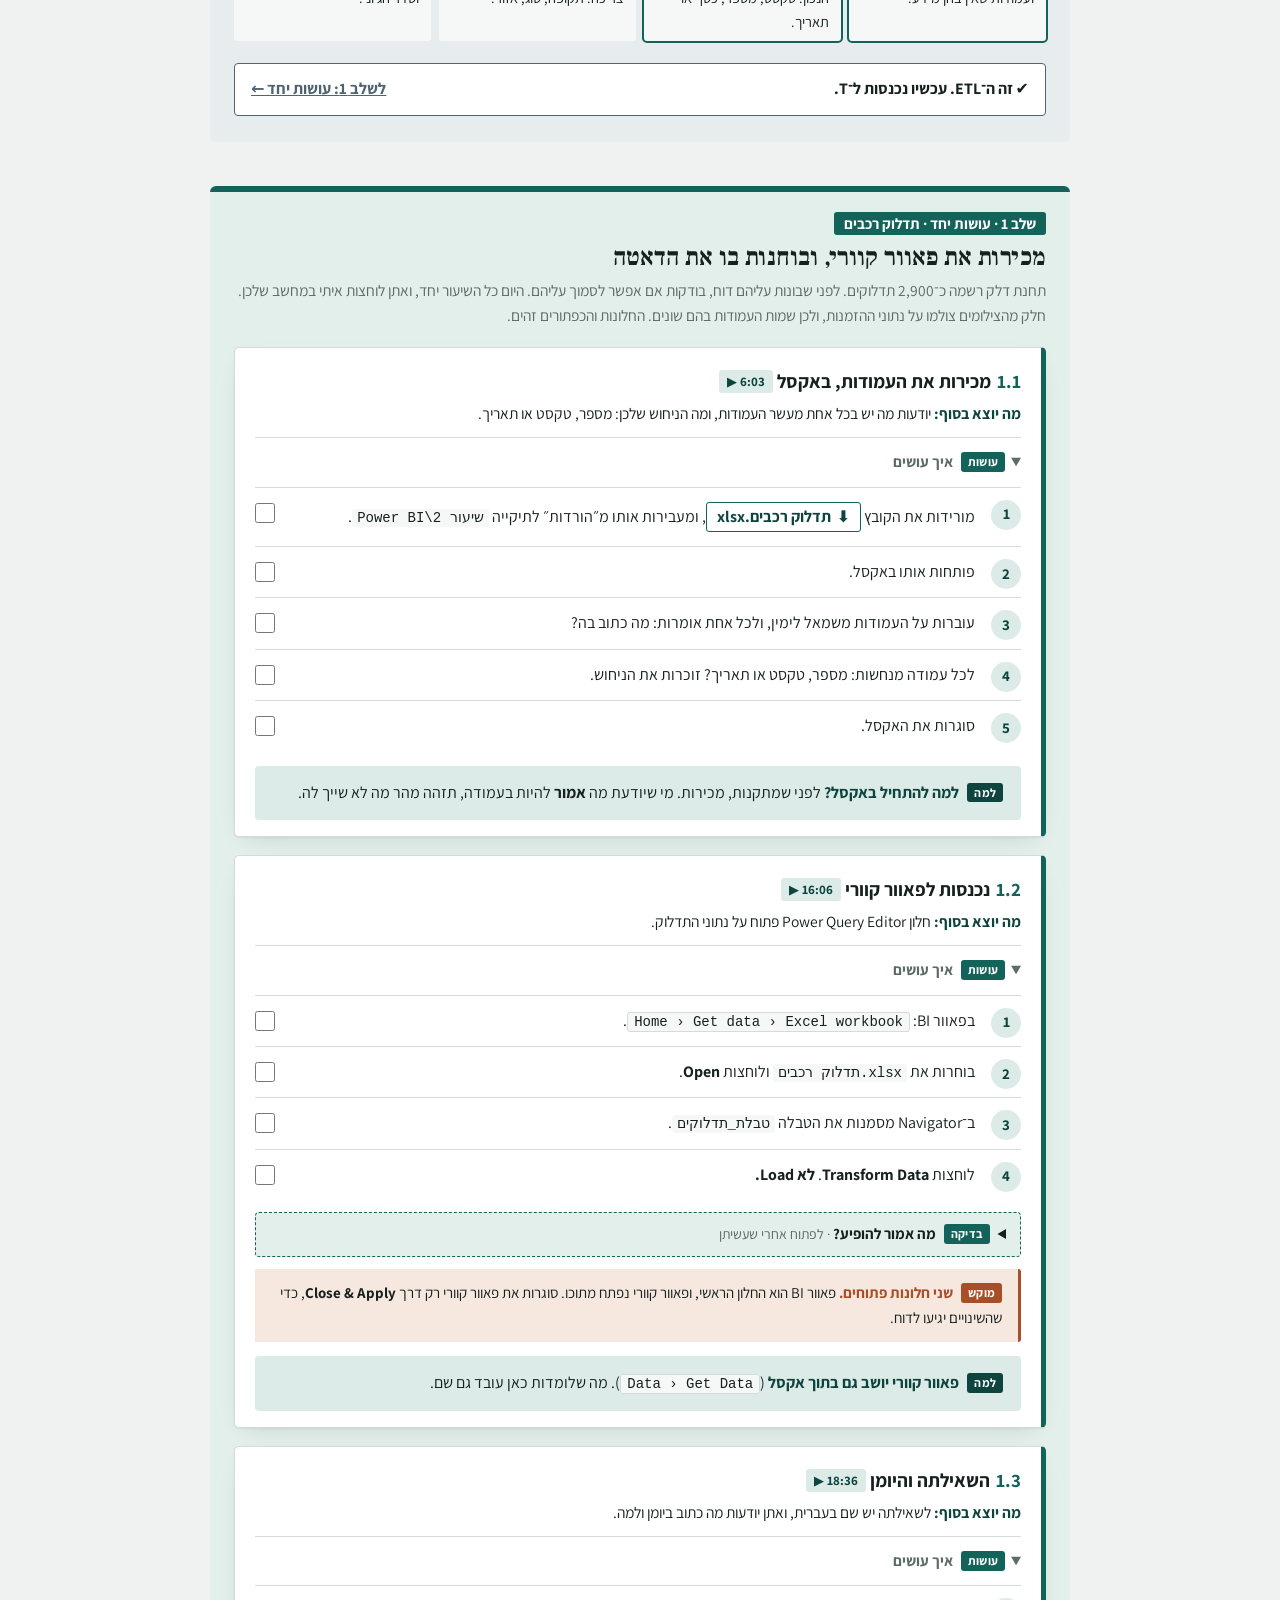
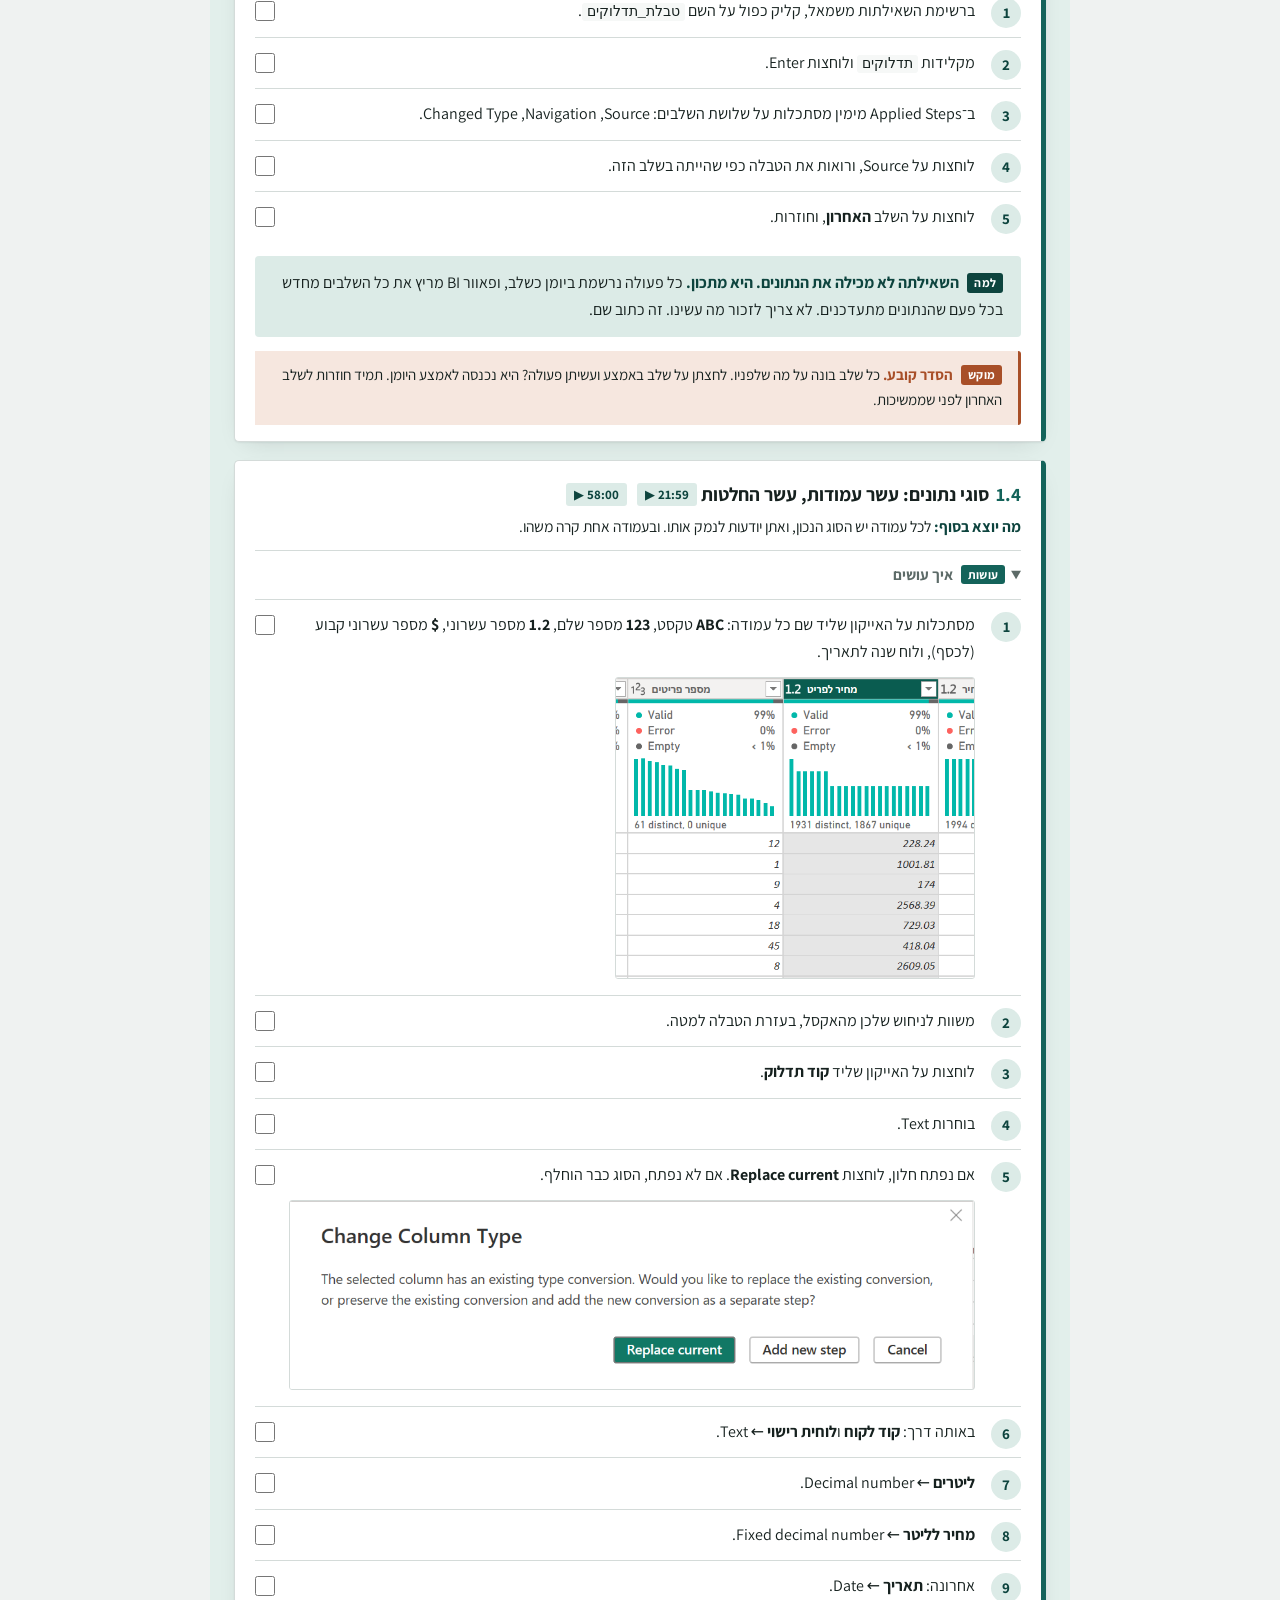
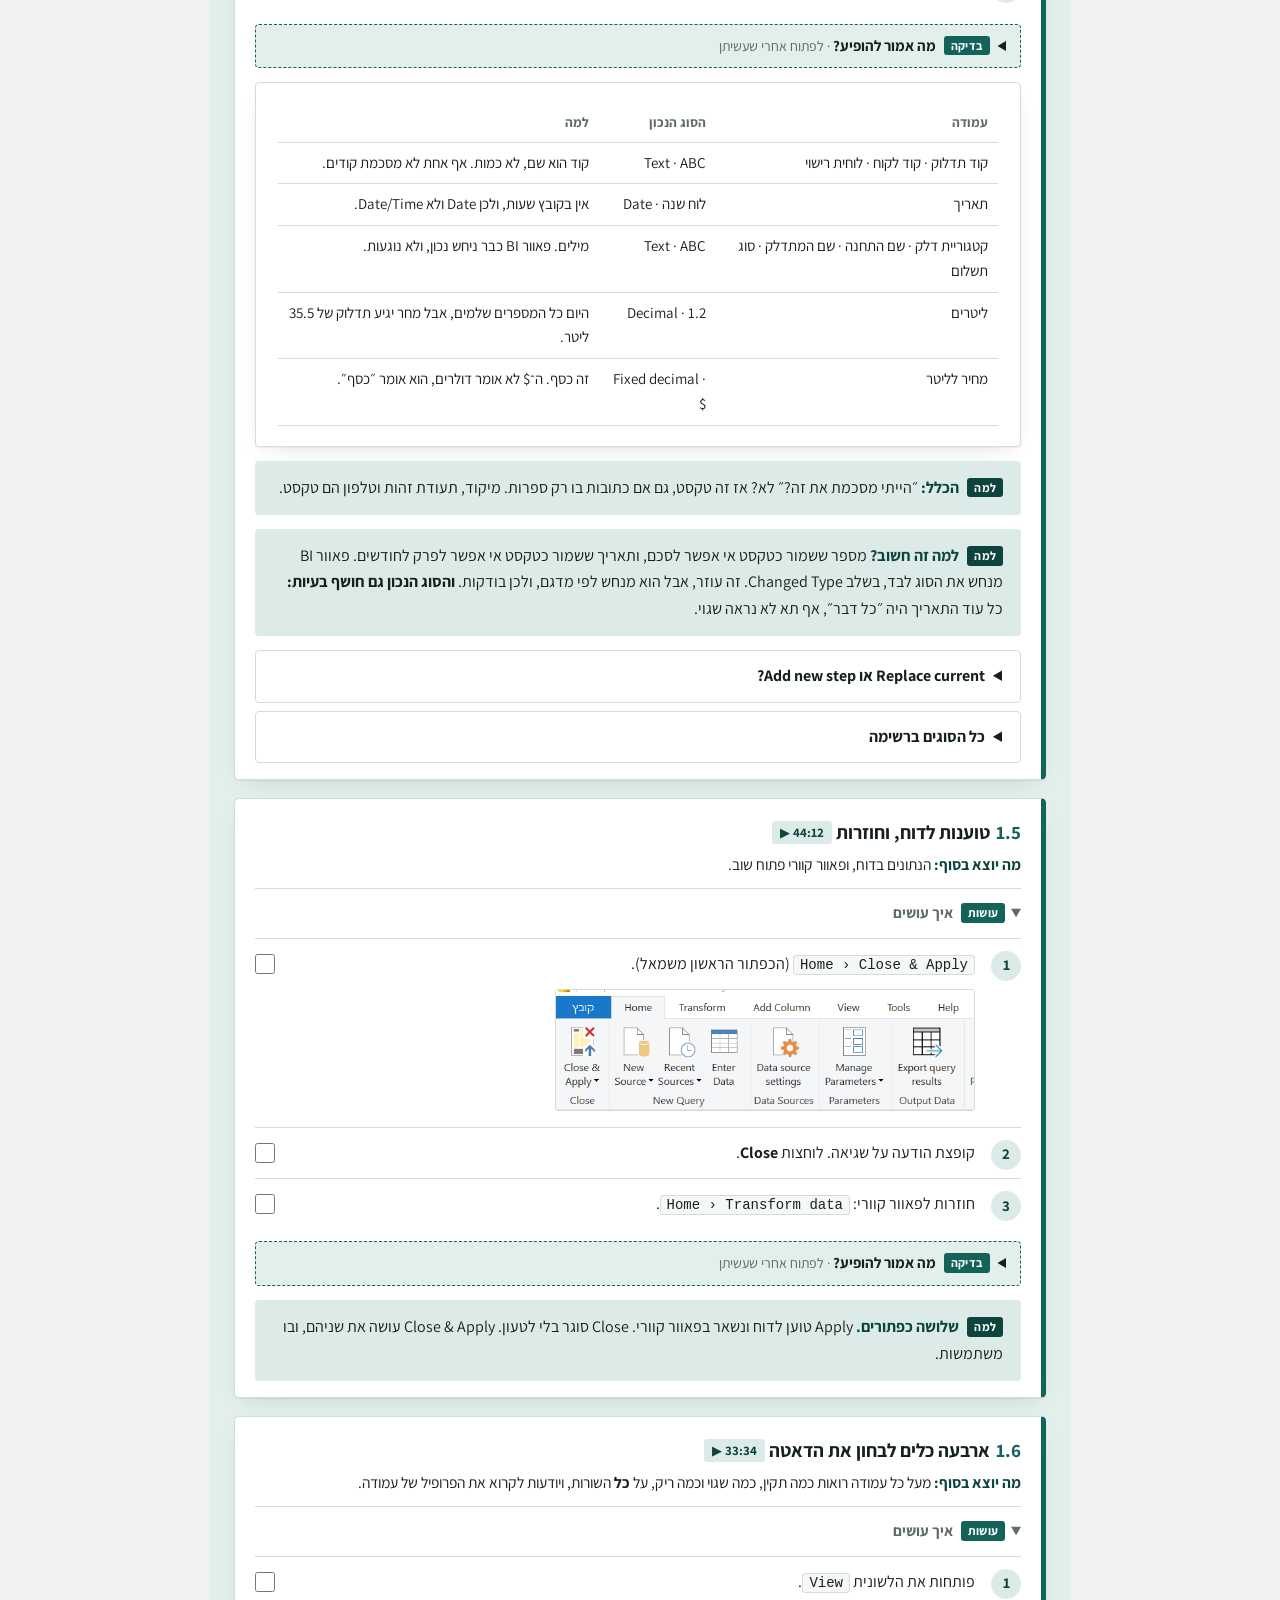
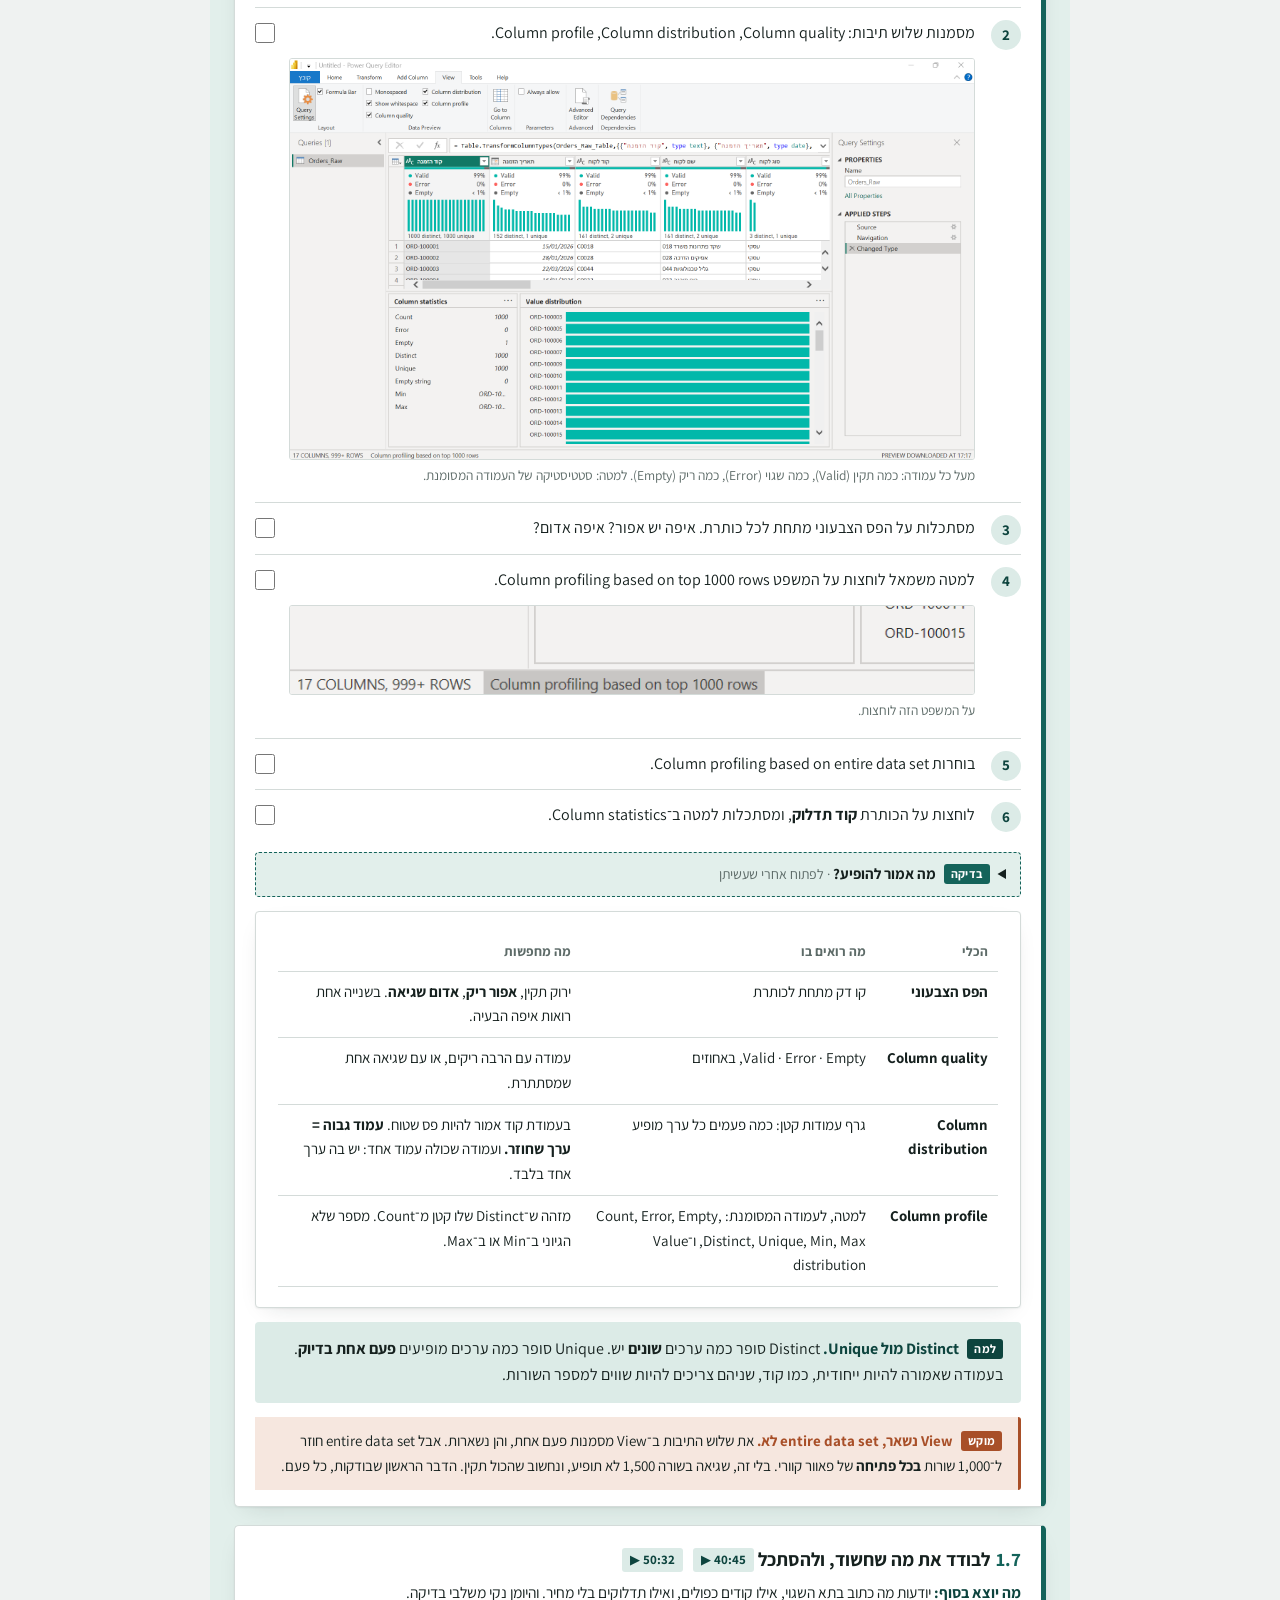
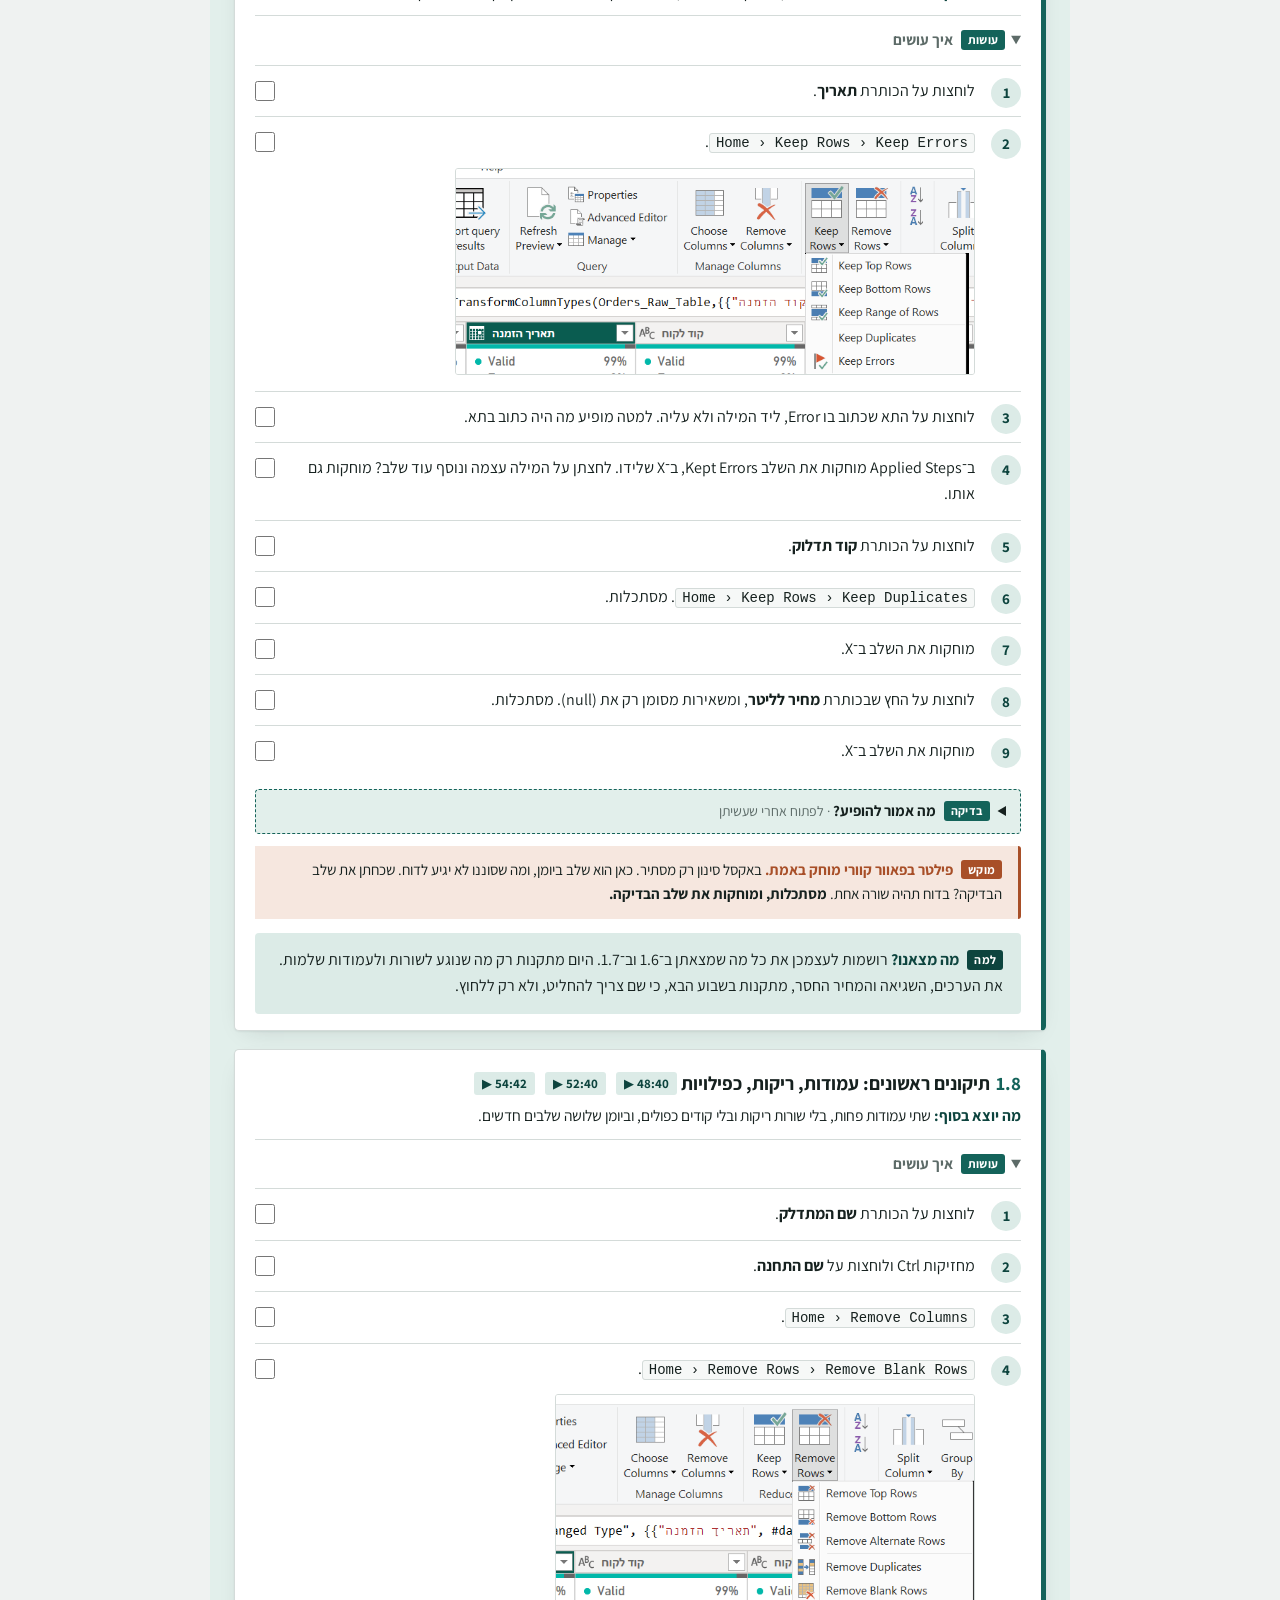
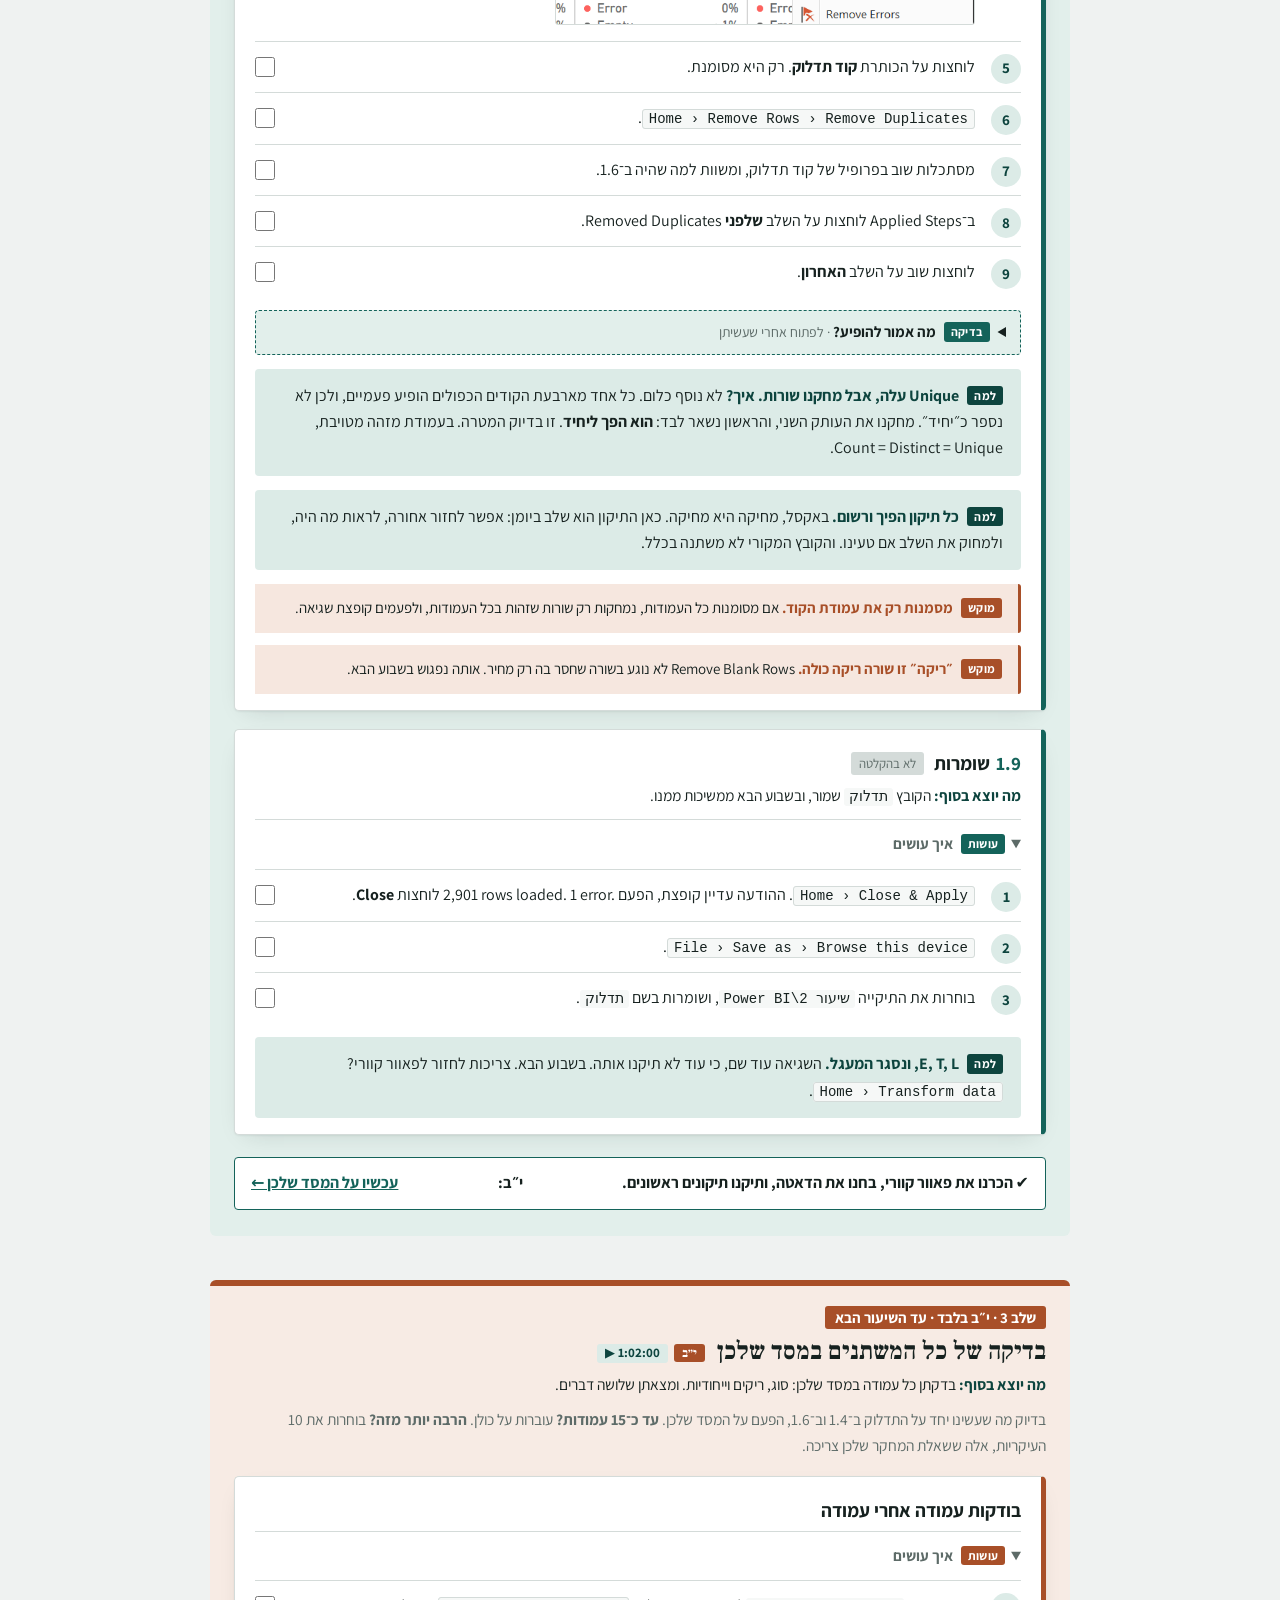
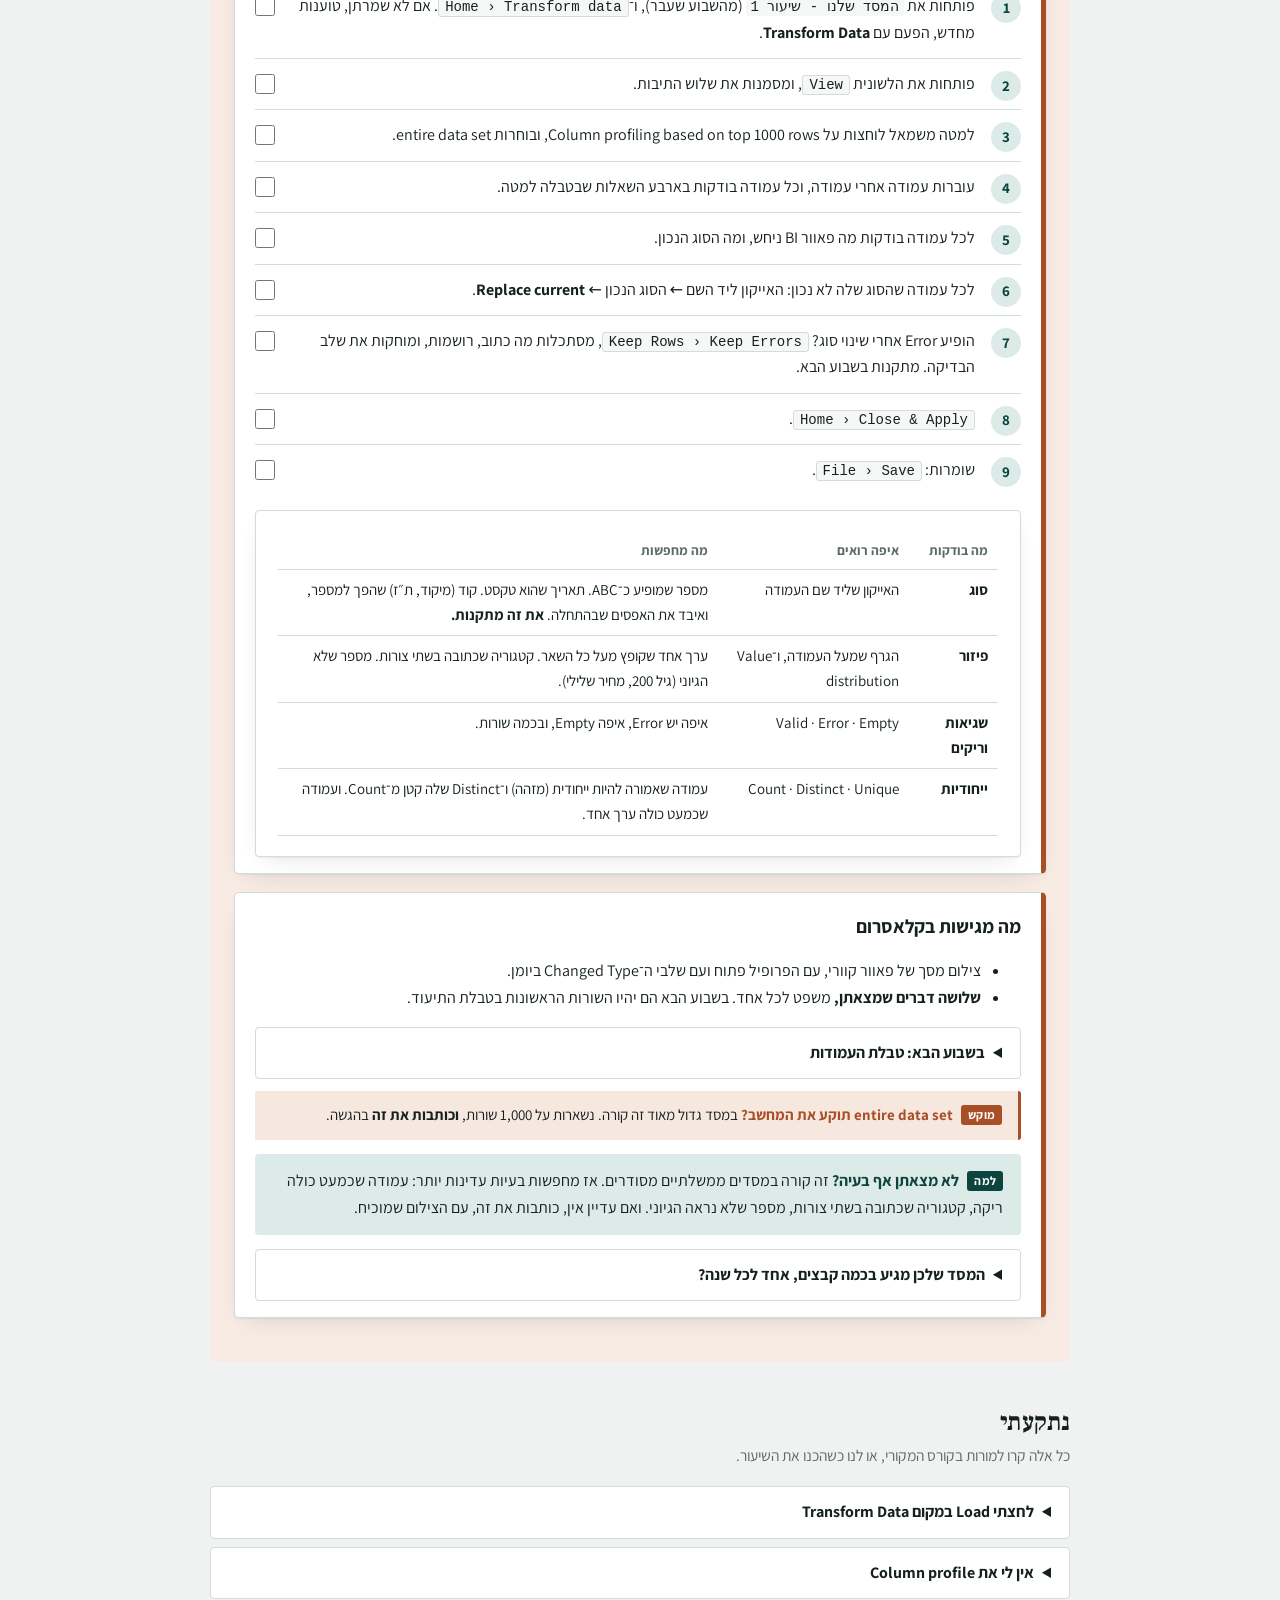
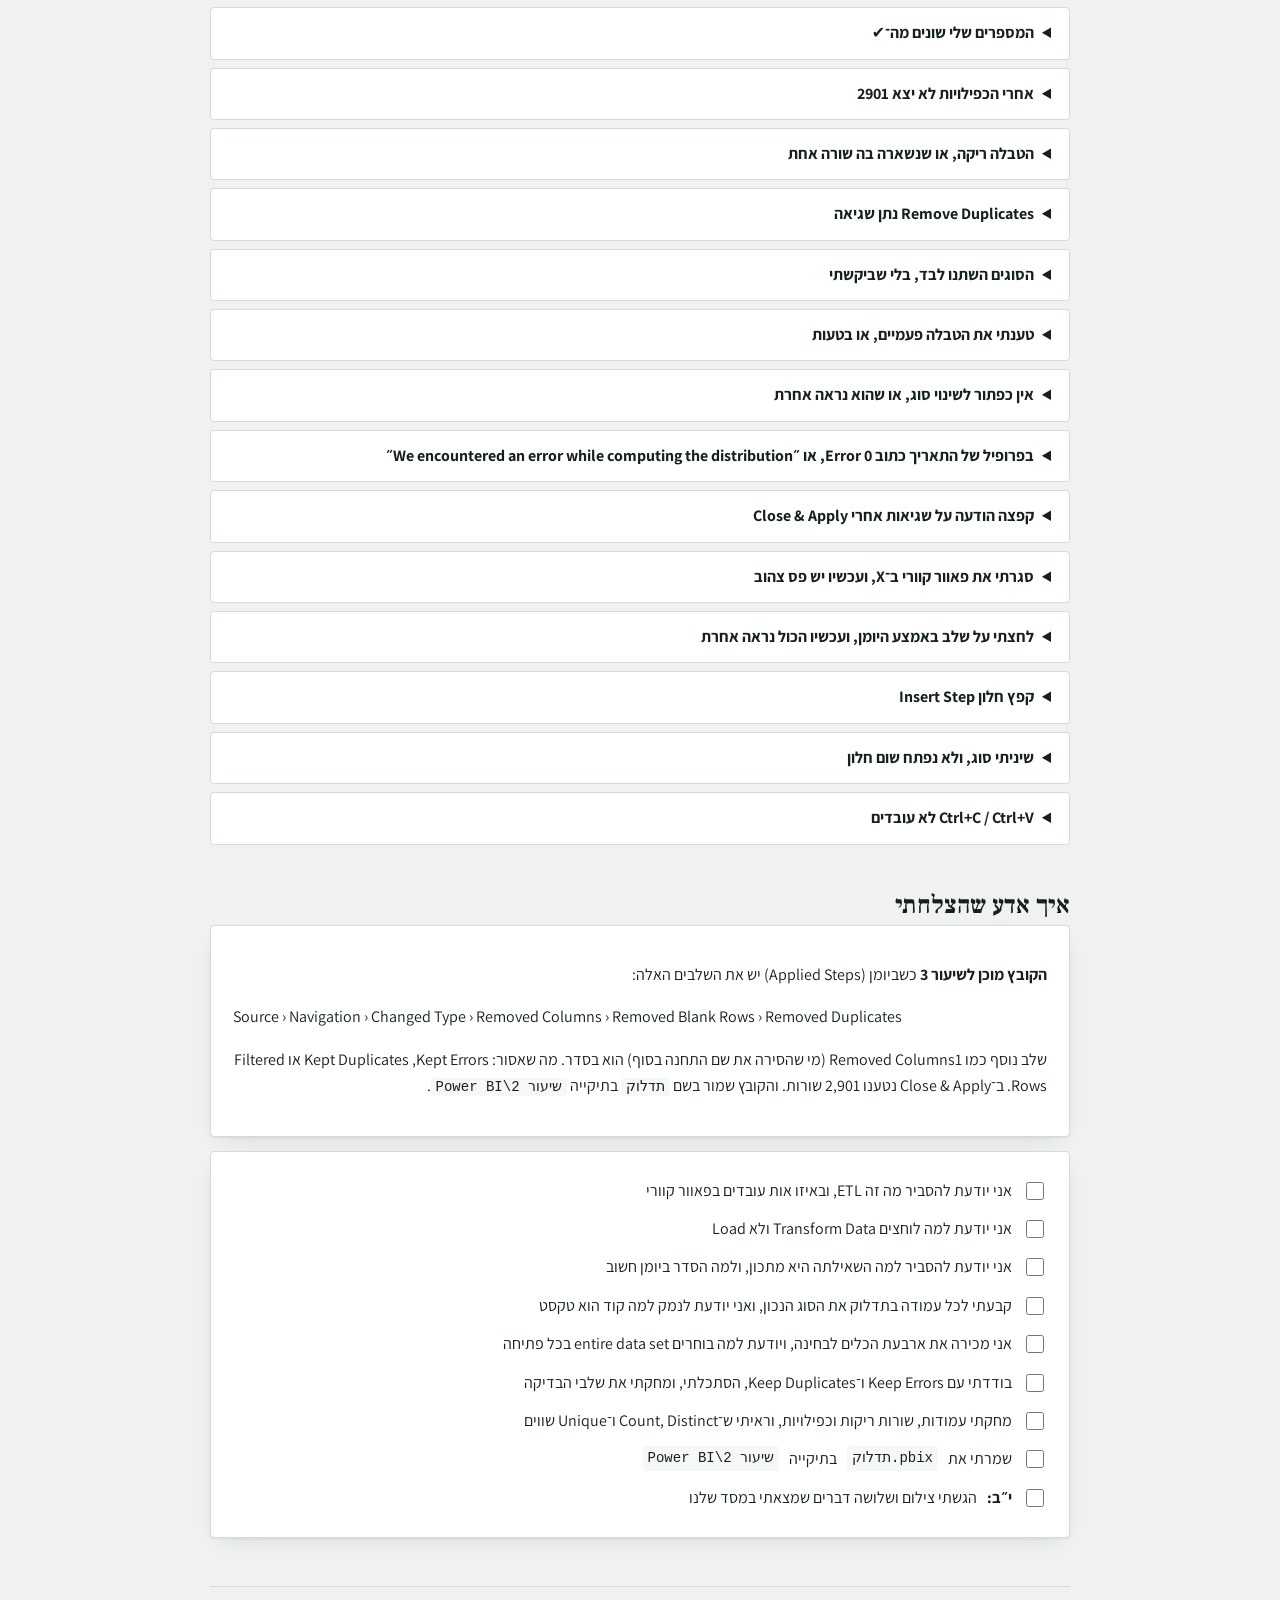
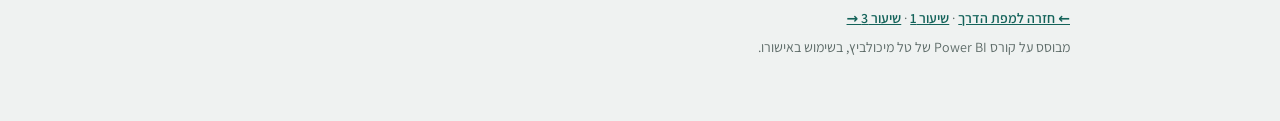
<file: lesson2.html>
<!doctype html>
<html lang="he" dir="rtl">
<head>
<meta charset="utf-8">
<meta name="viewport" content="width=device-width, initial-scale=1">
<title>שיעור 2 — פאוור קוורי: לבחון את הדאטה</title>
<link rel="preconnect" href="https://fonts.googleapis.com">
<link rel="preconnect" href="https://fonts.gstatic.com" crossorigin>
<link rel="stylesheet" href="https://fonts.googleapis.com/css2?family=Assistant:wght@400;600;700&family=Frank+Ruhl+Libre:wght@500;700;900&display=swap">
<link rel="stylesheet" href="style.css?v=6">
<script src="lesson.js?v=2" defer></script>
</head>
<body class="v2" data-lesson="lesson2">
<div class="wrap">

<header class="intro">
  <p class="eyebrow"><a href="index.html">פאוור BI</a> · שיעור 2 · 12.10</p>
  <h1>פאוור קוורי: לבחון את הדאטה</h1>
  <p class="lede">בשבוע שעבר לחצנו <b>Load</b> וטענו את הנתונים כמו שהם. היום לוחצות על הכפתור השני, <b>Transform Data</b>,
  ונכנסות לחדר שבו רואים <strong>בשנייה אחת מה שבור בטבלה של אלפי שורות</strong>. מחליטות על הסוג של כל עמודה, בוחנות את הדאטה בארבעה כלים, ומתקנות תיקונים ראשונים.</p>
  <ul class="cycle" aria-label="מחזור הנתונים: אנחנו בשלב טיוב והכנה">
    <li>שאלה</li><li class="arr" aria-hidden="true">←</li>
    <li>איסוף נתונים</li><li class="arr" aria-hidden="true">←</li>
    <li class="here">טיוב והכנה</li><li class="arr" aria-hidden="true">←</li>
    <li>ניתוח</li><li class="arr" aria-hidden="true">←</li>
    <li>הצגה</li><li class="arr" aria-hidden="true">←</li>
    <li>החלטה</li>
  </ul>
</header>

<nav class="stages" aria-label="שלבי השיעור">
  <ol>
    <li class="s0"><a href="#etl"><span class="n">0</span>מה זה ETL</a></li>
    <li class="s1"><a href="#a"><span class="n">1</span>עושות יחד</a></li>
    <li class="s3"><a href="#c"><span class="n">3</span>י״ב: המסד שלכן</a></li>
    <li><a href="#stuck">נתקעתי</a></li>
    <li><a href="#done">הצלחתי?</a></li>
  </ol>
  <button type="button" class="present-btn" aria-pressed="false">מצב הצגה</button>
</nav>

<section id="rec">
  <h2>משלימות את שיעור 2, כולן</h2>
  <p class="sub">שיעור 3 נפתח מהקובץ <code>תדלוק</code> ששומרים בסוף שלב 1. בלעדיו אי אפשר להתחיל, אז כל אחת עוברת על שלבים 0–1 במחשב שלה, <b>גם מי שהייתה במיט</b>.</p>
  <div class="box">
    <div class="rec">
      <a class="btn" href="https://drive.google.com/file/d/1w-MgZTkTYAnfIN5CDOOv8gXc-VjWNXv7/view?usp=sharing" target="_blank" rel="noopener">▶ ההקלטה של שיעור 2 (שעה ו־5 דקות)</a>
    </div>
    <p>בהקלטה הסדר שונה מהדף. <b>הדף הוא הסדר.</b> ליד כל שלב יש תגית <span class="at" dir="ltr">▶ 23:44</span>, והיא פותחת את ההקלטה בדיוק ברגע הזה.</p>
    <details><summary>מפת ההקלטה, לפי סדר הזמן</summary>
      <!-- נבנתה מהתמלול (הקלטות שיעור\שיעור 2). אפור = אפשר לדלג -->
      <ol class="chapters">
        <li class="skip"><a class="at" href="https://drive.google.com/file/d/1w-MgZTkTYAnfIN5CDOOv8gXc-VjWNXv7/view?t=0" target="_blank" rel="noopener" dir="ltr" title="פותח את ההקלטה בדקה 0:00">▶ 0:00</a><span>מנהלות, ואיפה הכול באתר</span></li>
        <li><a class="at" href="https://drive.google.com/file/d/1w-MgZTkTYAnfIN5CDOOv8gXc-VjWNXv7/view?t=121" target="_blank" rel="noopener" dir="ltr" title="פותח את ההקלטה בדקה 2:01">▶ 2:01</a><span>ETL, וארבע הפעולות של ה־T</span><span class="step">שלב 0</span></li>
        <li><a class="at" href="https://drive.google.com/file/d/1w-MgZTkTYAnfIN5CDOOv8gXc-VjWNXv7/view?t=363" target="_blank" rel="noopener" dir="ltr" title="פותח את ההקלטה בדקה 6:03">▶ 6:03</a><span>מורידות את הקובץ מקלאסרום</span><span class="step">1.1</span></li>
        <li><a class="at" href="https://drive.google.com/file/d/1w-MgZTkTYAnfIN5CDOOv8gXc-VjWNXv7/view?t=488" target="_blank" rel="noopener" dir="ltr" title="פותח את ההקלטה בדקה 8:08">▶ 8:08</a><span>עוברות על העמודות באקסל</span><span class="step">1.1</span></li>
        <li class="skip"><a class="at" href="https://drive.google.com/file/d/1w-MgZTkTYAnfIN5CDOOv8gXc-VjWNXv7/view?t=695" target="_blank" rel="noopener" dir="ltr" title="פותח את ההקלטה בדקה 11:35">▶ 11:35</a><span>הצצה: פאוור קוורי בתוך אקסל</span><span class="step">לא בדף</span></li>
        <li class="skip"><a class="at" href="https://drive.google.com/file/d/1w-MgZTkTYAnfIN5CDOOv8gXc-VjWNXv7/view?t=845" target="_blank" rel="noopener" dir="ltr" title="פותח את ההקלטה בדקה 14:05">▶ 14:05</a><span>פותחות את Power BI</span></li>
        <li><a class="at" href="https://drive.google.com/file/d/1w-MgZTkTYAnfIN5CDOOv8gXc-VjWNXv7/view?t=966" target="_blank" rel="noopener" dir="ltr" title="פותח את ההקלטה בדקה 16:06">▶ 16:06</a><span>Get data › Excel, בוחרות טבלה ולוחצות Transform</span><span class="step">1.2</span></li>
        <li><a class="at" href="https://drive.google.com/file/d/1w-MgZTkTYAnfIN5CDOOv8gXc-VjWNXv7/view?t=1116" target="_blank" rel="noopener" dir="ltr" title="פותח את ההקלטה בדקה 18:36">▶ 18:36</a><span>השאילתה, שורת הנוסחה והיומן</span><span class="step">1.3</span></li>
        <li><a class="at" href="https://drive.google.com/file/d/1w-MgZTkTYAnfIN5CDOOv8gXc-VjWNXv7/view?t=1319" target="_blank" rel="noopener" dir="ltr" title="פותח את ההקלטה בדקה 21:59">▶ 21:59</a><span>Changed Type: פאוור BI מנחש סוגים לבד</span><span class="step">1.4</span></li>
        <li><a class="at" href="https://drive.google.com/file/d/1w-MgZTkTYAnfIN5CDOOv8gXc-VjWNXv7/view?t=1424" target="_blank" rel="noopener" dir="ltr" title="פותח את ההקלטה בדקה 23:44">▶ 23:44</a><span>משנות סוג: Replace current, ואיך מוחקים שלב</span><span class="step">1.4</span></li>
        <li class="skip"><a class="at" href="https://drive.google.com/file/d/1w-MgZTkTYAnfIN5CDOOv8gXc-VjWNXv7/view?t=1635" target="_blank" rel="noopener" dir="ltr" title="פותח את ההקלטה בדקה 27:15">▶ 27:15</a><span>עבודה עצמית על הסוגים (הרבה שקט)</span><span class="step">1.4</span></li>
        <li><a class="at" href="https://drive.google.com/file/d/1w-MgZTkTYAnfIN5CDOOv8gXc-VjWNXv7/view?t=1903" target="_blank" rel="noopener" dir="ltr" title="פותח את ההקלטה בדקה 31:43">▶ 31:43</a><span>״היינו מסכמות?״, והתאריך שהופך ל־Error</span><span class="step">1.4</span></li>
        <li><a class="at" href="https://drive.google.com/file/d/1w-MgZTkTYAnfIN5CDOOv8gXc-VjWNXv7/view?t=2014" target="_blank" rel="noopener" dir="ltr" title="פותח את ההקלטה בדקה 33:34">▶ 33:34</a><span>ארבעת הכלים ב־View, ו־entire data set</span><span class="step">1.6</span></li>
        <li><a class="at" href="https://drive.google.com/file/d/1w-MgZTkTYAnfIN5CDOOv8gXc-VjWNXv7/view?t=2176" target="_blank" rel="noopener" dir="ltr" title="פותח את ההקלטה בדקה 36:16">▶ 36:16</a><span>קוראות את הפרופיל: ריקים, כפולים, ג׳יבריש</span><span class="step">1.6</span></li>
        <li><a class="at" href="https://drive.google.com/file/d/1w-MgZTkTYAnfIN5CDOOv8gXc-VjWNXv7/view?t=2445" target="_blank" rel="noopener" dir="ltr" title="פותח את ההקלטה בדקה 40:45">▶ 40:45</a><span>Keep Errors על התאריך, וסינון של null</span><span class="step">1.7</span></li>
        <li><a class="at" href="https://drive.google.com/file/d/1w-MgZTkTYAnfIN5CDOOv8gXc-VjWNXv7/view?t=2652" target="_blank" rel="noopener" dir="ltr" title="פותח את ההקלטה בדקה 44:12">▶ 44:12</a><span>Close &amp; Apply: נטענו רק 2 שורות. למה, ואיך מתקנות</span><span class="step">1.5</span></li>
        <li><a class="at" href="https://drive.google.com/file/d/1w-MgZTkTYAnfIN5CDOOv8gXc-VjWNXv7/view?t=2920" target="_blank" rel="noopener" dir="ltr" title="פותח את ההקלטה בדקה 48:40">▶ 48:40</a><span>מסירות את שם המתדלק</span><span class="step">1.8</span></li>
        <li><a class="at" href="https://drive.google.com/file/d/1w-MgZTkTYAnfIN5CDOOv8gXc-VjWNXv7/view?t=3032" target="_blank" rel="noopener" dir="ltr" title="פותח את ההקלטה בדקה 50:32">▶ 50:32</a><span>Keep Duplicates על קוד תדלוק</span><span class="step">1.7</span></li>
        <li><a class="at" href="https://drive.google.com/file/d/1w-MgZTkTYAnfIN5CDOOv8gXc-VjWNXv7/view?t=3160" target="_blank" rel="noopener" dir="ltr" title="פותח את ההקלטה בדקה 52:40">▶ 52:40</a><span>Remove Blank Rows</span><span class="step">1.8</span></li>
        <li><a class="at" href="https://drive.google.com/file/d/1w-MgZTkTYAnfIN5CDOOv8gXc-VjWNXv7/view?t=3282" target="_blank" rel="noopener" dir="ltr" title="פותח את ההקלטה בדקה 54:42">▶ 54:42</a><span>Remove Duplicates, ושלב בדיקה שנשכח באמצע היומן</span><span class="step">1.8</span></li>
        <li><a class="at" href="https://drive.google.com/file/d/1w-MgZTkTYAnfIN5CDOOv8gXc-VjWNXv7/view?t=3480" target="_blank" rel="noopener" dir="ltr" title="פותח את ההקלטה בדקה 58:00">▶ 58:00</a><span>משלימות את הסוגים, והחלון Insert Step</span><span class="step">1.4</span></li>
        <li><a class="at" href="https://drive.google.com/file/d/1w-MgZTkTYAnfIN5CDOOv8gXc-VjWNXv7/view?t=3720" target="_blank" rel="noopener" dir="ltr" title="פותח את ההקלטה בדקה 1:02:00">▶ 1:02:00</a><span>המשימה של י״ב על המסד שלכן</span><span class="step">שלב 3</span></li>
        <li class="skip"><a class="at" href="https://drive.google.com/file/d/1w-MgZTkTYAnfIN5CDOOv8gXc-VjWNXv7/view?t=3885" target="_blank" rel="noopener" dir="ltr" title="פותח את ההקלטה בדקה 1:04:45">▶ 1:04:45</a><span>סיכום</span></li>
      </ol>
    </details>
  </div>
  <div class="trap"><b>שלושה דברים שלא נעשו בהקלטה.</b> עושות אותם לפי הדף, גם מי שהייתה:
    <ul>
      <li>משנות את שם השאילתה ל־<code>תדלוקים</code> (<a href="#s1-3">1.3</a>).</li>
      <li>מסירות גם את <b>שם התחנה</b>, לא רק את שם המתדלק (<a href="#s1-8">1.8</a>).</li>
      <li>שומרות בשם <code>תדלוק</code> בתיקייה <code>Power BI\שיעור 2</code> (<a href="#s1-9">1.9</a>). שיעור 3 נפתח מהקובץ הזה.</li>
    </ul></div>
</section>

<!-- ===================== שלב 0 ===================== -->
<section id="etl" class="stage s0">
  <h2><span class="part">שלב 0 · לפני שנכנסות</span><span class="en">E, T, L</span>: הדרך מהקובץ לדוח <a class="at" href="https://drive.google.com/file/d/1w-MgZTkTYAnfIN5CDOOv8gXc-VjWNXv7/view?t=121" target="_blank" rel="noopener" dir="ltr" title="פותח את ההקלטה בדקה 2:01">▶ 2:01</a></h2>
  <p class="out">יודעות לומר מה כל אות, ולמה ה־T הוא הלב.</p>
  <p class="sub">בכל כלי נתונים, מאקסל ועד המערכות של חברות ענק, הנתונים עוברים שלוש תחנות בדרך לדוח. באנגלית קוראים לזה <b>ETL</b>.</p>

  <ul class="etl">
    <li><span class="l">E</span><b>Extract · מוציאות</b>לוקחות את הנתונים מהמקור. אצלנו: הקובץ שתחנת הדלק שלחה.
      <span class="tool">בפאוור BI: <span class="en">Get data</span></span></li>
    <li class="arr" aria-hidden="true">←</li>
    <li class="t"><span class="l">T</span><b>Transform · מתקנות</b>בודקות מה שבור ומתקנות, לפני שמישהו מחשב משהו.
      <span class="tool">בפאוור BI: פאוור קוורי (<span class="en">Transform Data</span>)</span></li>
    <li class="arr" aria-hidden="true">←</li>
    <li><span class="l">L</span><b>Load · טוענות</b>מעבירות את הנתונים המתוקנים לדוח, ושם בונות גרפים.
      <span class="tool">בפאוור BI: <span class="en">Close &amp; Apply</span></span></li>
  </ul>

  <div class="trap"><b>מה עשינו בשבוע שעבר?</b> לחצנו <b>Load</b> ישר מה־Navigator: E ומיד L, בלי T.
  הנתונים הגיעו לדוח כמו שהם, עם כל מה שבור בהם. אם הגרף על המסד שלכן יצא מוזר, זו הסיבה.</div>

  <div class="why"><b>למה ה־T הוא הלב?</b> בנתוני התדלוק יש 2,905 תדלוקים. באחד מהם כתוב <b>50,000 ליטר</b>, ואף רכב לא מתדלק כמות כזאת.
  בלי T, הממוצע בדוח הוא <b>57 ליטר</b> לתדלוק. בלי השורה הזו, <b>40</b>. שורה אחת מתוך כמעט 3,000 שינתה את המספר שהתחנה תחליט לפיו.
  <br><b>י״ב:</b> ה־T הוא פרק הטיוב בעבודה שלכן. <b>י״א:</b> ה־T הוא השלב ״טיוב והכנה״ בפס מחזור הנתונים שבראש הדף.</div>

  <p class="sub" style="margin-top:18px">ב־T יש ארבעה סוגים של פעולות. לפני כולן, <b>בוחנות</b>: מה יש בטבלה ומה שבור בה. היום, אחרי הבחינה, נוגעות בשתיים:</p>
  <ul class="verbs">
    <li class="today"><b>לנקות</b>מוחקות כפילויות, שורות ריקות ועמודות שאין בהן מידע.</li>
    <li class="today"><b>להמיר</b>קובעות לכל עמודה את הסוג הנכון: טקסט, מספר, כסף או תאריך.</li>
    <li><b>לסנן</b>משאירות רק את מה שהשאלה צריכה: תקופה, סוג, אזור.</li>
    <li><b>לסדר</b>שמות ברורים לעמודות ולשלבים, וסדר הגיוני.</li>
  </ul>

  <div class="next">✔ זה ה־ETL. עכשיו נכנסות ל־T. <a href="#a">לשלב 1: עושות יחד ←</a></div>
</section>

<!-- ===================== שלב 1 ===================== -->
<section id="a" class="stage s1">
  <h2><span class="part">שלב 1 · עושות יחד · תדלוק רכבים</span>מכירות את פאוור קוורי, ובוחנות בו את הדאטה</h2>
  <p class="sub">תחנת דלק רשמה כ־2,900 תדלוקים. לפני שבונות עליהם דוח, בודקות אם אפשר לסמוך עליהם. היום כל השיעור יחד, ואתן לוחצות איתי במחשב שלכן.
  חלק מהצילומים צולמו על נתוני ההזמנות, ולכן שמות העמודות בהם שונים. החלונות והכפתורים זהים.</p>

  <article class="topic">
    <h3 id="s1-1"><span class="t">1.1</span>מכירות את העמודות, באקסל <a class="at" href="https://drive.google.com/file/d/1w-MgZTkTYAnfIN5CDOOv8gXc-VjWNXv7/view?t=363" target="_blank" rel="noopener" dir="ltr" title="פותח את ההקלטה בדקה 6:03">▶ 6:03</a></h3>
    <p class="out">יודעות מה יש בכל אחת מעשר העמודות, ומה הניחוש שלכן: מספר, טקסט או תאריך.</p>
    <details class="how" open><summary>איך עושים</summary>
      <ol class="do">
        <li>מורידות את הקובץ <a class="file" href="files/fuel.xlsx" download="תדלוק רכבים.xlsx">תדלוק רכבים.xlsx</a>, ומעבירות אותו מ״הורדות״ לתיקייה <code>Power BI\שיעור 2</code>.</li>
        <li>פותחות אותו באקסל.</li>
        <li>עוברות על העמודות משמאל לימין, ולכל אחת אומרות: מה כתוב בה?</li>
        <li>לכל עמודה מנחשות: מספר, טקסט או תאריך? זוכרות את הניחוש.</li>
        <li>סוגרות את האקסל.</li>
      </ol>
    </details>
    <div class="why"><b>למה להתחיל באקסל?</b> לפני שמתקנות, מכירות. מי שיודעת מה <b>אמור</b> להיות בעמודה, תזהה מהר מה לא שייך לה.</div>
  </article>

  <article class="topic">
    <h3 id="s1-2"><span class="t">1.2</span>נכנסות לפאוור קוורי <a class="at" href="https://drive.google.com/file/d/1w-MgZTkTYAnfIN5CDOOv8gXc-VjWNXv7/view?t=966" target="_blank" rel="noopener" dir="ltr" title="פותח את ההקלטה בדקה 16:06">▶ 16:06</a></h3>
    <p class="out">חלון Power Query Editor פתוח על נתוני התדלוק.</p>
    <details class="how" open><summary>איך עושים</summary>
      <ol class="do">
        <li>בפאוור BI: <span class="path">Home › Get data › Excel workbook</span>.</li>
        <li>בוחרות את <code>תדלוק רכבים.xlsx</code> ולוחצות <b>Open</b>.</li>
        <li>ב־Navigator מסמנות את הטבלה <code>טבלת_תדלוקים</code>.</li>
        <li>לוחצות <b>Transform Data</b>. <b>לא Load.</b></li>
      </ol>
      <details class="ok"><summary>מה אמור להופיע?</summary>
        חלון חדש, <span class="en">Power Query Editor</span>, ובו ארבעה חלקים:
        <figure><img src="img/l2-02-pq-window.png" alt="חלון Power Query Editor ובו ארבעה אזורים ממוספרים: 1 רשימת השאילתות משמאל, 2 שורת הנוסחה למעלה, 3 הטבלה באמצע, 4 Applied Steps מימין" width="1920" height="1122" loading="lazy">
        <figcaption>1 — השאילתות (כל טבלה היא שאילתה). 2 — שורת הנוסחה: מה השלב הנוכחי עושה. 3 — הנתונים. 4 — <b>Applied Steps</b>: יומן של כל מה שעשינו.</figcaption></figure></details>
    </details>
    <div class="trap"><b>שני חלונות פתוחים.</b> פאוור BI הוא החלון הראשי, ופאוור קוורי נפתח מתוכו.
    סוגרות את פאוור קוורי רק דרך <b>Close &amp; Apply</b>, כדי שהשינויים יגיעו לדוח.</div>
    <div class="why"><b>פאוור קוורי יושב גם בתוך אקסל</b> (<span class="path">Data › Get Data</span>). מה שלומדות כאן עובד גם שם.</div>
  </article>

  <article class="topic">
    <h3 id="s1-3"><span class="t">1.3</span>השאילתה והיומן <a class="at" href="https://drive.google.com/file/d/1w-MgZTkTYAnfIN5CDOOv8gXc-VjWNXv7/view?t=1116" target="_blank" rel="noopener" dir="ltr" title="פותח את ההקלטה בדקה 18:36">▶ 18:36</a></h3>
    <p class="out">לשאילתה יש שם בעברית, ואתן יודעות מה כתוב ביומן ולמה.</p>
    <details class="how" open><summary>איך עושים</summary>
      <ol class="do">
        <li>ברשימת השאילתות משמאל, קליק כפול על השם <code>טבלת_תדלוקים</code>.</li>
        <li>מקלידות <code>תדלוקים</code> ולוחצות Enter.</li>
        <li>ב־Applied Steps מימין מסתכלות על שלושת השלבים: <span class="en">Source</span>, <span class="en">Navigation</span>, <span class="en">Changed Type</span>.</li>
        <li>לוחצות על <span class="en">Source</span>, ורואות את הטבלה כפי שהייתה בשלב הזה.</li>
        <li>לוחצות על השלב <b>האחרון</b>, וחוזרות.</li>
      </ol>
    </details>
    <div class="why"><b>השאילתה לא מכילה את הנתונים. היא מתכון.</b> כל פעולה נרשמת ביומן כשלב, ופאוור BI מריץ את כל השלבים מחדש בכל פעם שהנתונים מתעדכנים.
    לא צריך לזכור מה עשינו. זה כתוב שם.</div>
    <div class="trap"><b>הסדר קובע.</b> כל שלב בונה על מה שלפניו. לחצתן על שלב באמצע ועשיתן פעולה? היא נכנסה לאמצע היומן. תמיד חוזרות לשלב האחרון לפני שממשיכות.</div>
  </article>

  <article class="topic">
    <h3 id="s1-4"><span class="t">1.4</span>סוגי נתונים: עשר עמודות, עשר החלטות <a class="at" href="https://drive.google.com/file/d/1w-MgZTkTYAnfIN5CDOOv8gXc-VjWNXv7/view?t=1319" target="_blank" rel="noopener" dir="ltr" title="פותח את ההקלטה בדקה 21:59">▶ 21:59</a> <a class="at" href="https://drive.google.com/file/d/1w-MgZTkTYAnfIN5CDOOv8gXc-VjWNXv7/view?t=3480" target="_blank" rel="noopener" dir="ltr" title="פותח את ההקלטה בדקה 58:00">▶ 58:00</a></h3>
    <p class="out">לכל עמודה יש הסוג הנכון, ואתן יודעות לנמק אותו. ובעמודה אחת קרה משהו.</p>
    <details class="how" open><summary>איך עושים</summary>
      <ol class="do">
        <li>מסתכלות על האייקון שליד שם כל עמודה: <b>ABC</b> טקסט, <b>123</b> מספר שלם, <b>1.2</b> מספר עשרוני, <b>$</b> מספר עשרוני קבוע (לכסף), ולוח שנה לתאריך.
          <figure><img src="img/l2-07-type-menu.png" alt="כותרות של שתי עמודות: מספר פריטים עם האייקון 123, ומחיר לפריט עם האייקון 1.2" width="553" height="463" loading="lazy" style="width:360px"></figure></li>
        <li>משוות לניחוש שלכן מהאקסל, בעזרת הטבלה למטה.</li>
        <li>לוחצות על האייקון שליד <b>קוד תדלוק</b>.</li>
        <li>בוחרות <span class="en">Text</span>.</li>
        <li>אם נפתח חלון, לוחצות <b>Replace current</b>. אם לא נפתח, הסוג כבר הוחלף.
          <figure><img src="img/l2-08-replace-current.png" alt="חלון Change Column Type עם שלושה כפתורים: Replace current, Add new step, Cancel" width="992" height="272" loading="lazy"></figure></li>
        <li>באותה דרך: <b>קוד לקוח</b> ו<b>לוחית רישוי</b> ← <span class="en">Text</span>.</li>
        <li><b>ליטרים</b> ← <span class="en">Decimal number</span>.</li>
        <li><b>מחיר לליטר</b> ← <span class="en">Fixed decimal number</span>.</li>
        <li>אחרונה: <b>תאריך</b> ← <span class="en">Date</span>.</li>
      </ol>
      <details class="ok"><summary>מה אמור להופיע?</summary>
        האייקונים כמו בטבלה. ובעמודת התאריך, פס אדום דק מתחת לכותרת, ובשורה 8 כתוב <span class="en">Error</span>. מה היה שם? נגלה ב־1.7.
        <figure><img src="img/l2-15-fuel-date-error.png" alt="פאוור קוורי על התדלוק אחרי המרת התאריך ל־Date: בשורה 8 כתוב Error, ובסטטיסטיקה של העמודה Count 2907 ו־Error 1" width="1920" height="1032" loading="lazy">
        <figcaption>בעמודת התאריך: <span class="en">Error</span> ‏1. ההתפלגות למטה לא מצליחה להיות מחושבת, בגלל השגיאה.</figcaption></figure></details>
    </details>

    <div class="box scroll" style="margin-top:14px">
      <table>
        <thead><tr><th>עמודה</th><th>הסוג הנכון</th><th>למה</th></tr></thead>
        <tbody>
          <tr><td>קוד תדלוק · קוד לקוח · לוחית רישוי</td><td><span dir="ltr"><span class="en">Text</span> · ABC</span></td><td>קוד הוא שם, לא כמות. אף אחת לא מסכמת קודים.</td></tr>
          <tr><td>תאריך</td><td><span dir="ltr"><span class="en">Date</span> · לוח שנה</span></td><td>אין בקובץ שעות, ולכן <span class="en">Date</span> ולא <span class="en">Date/Time</span>.</td></tr>
          <tr><td>קטגוריית דלק · שם התחנה · שם המתדלק · סוג תשלום</td><td><span dir="ltr"><span class="en">Text</span> · ABC</span></td><td>מילים. פאוור BI כבר ניחש נכון, ולא נוגעות.</td></tr>
          <tr><td>ליטרים</td><td><span dir="ltr"><span class="en">Decimal</span> · 1.2</span></td><td>היום כל המספרים שלמים, אבל מחר יגיע תדלוק של 35.5 ליטר.</td></tr>
          <tr><td>מחיר לליטר</td><td><span dir="ltr"><span class="en">Fixed decimal</span> · $</span></td><td>זה כסף. ה־$ לא אומר דולרים, הוא אומר ״כסף״.</td></tr>
        </tbody>
      </table>
    </div>
    <div class="why"><b>הכלל:</b> ״הייתי מסכמת את זה?״ לא? אז זה טקסט, גם אם כתובות בו רק ספרות. מיקוד, תעודת זהות וטלפון הם טקסט.</div>
    <div class="why"><b>למה זה חשוב?</b> מספר ששמור כטקסט אי אפשר לסכם, ותאריך ששמור כטקסט אי אפשר לפרק לחודשים.
    פאוור BI מנחש את הסוג לבד, בשלב <span class="en">Changed Type</span>. זה עוזר, אבל הוא מנחש לפי מדגם, ולכן בודקות.
    <b>והסוג הנכון גם חושף בעיות:</b> כל עוד התאריך היה ״כל דבר״, אף תא לא נראה שגוי.</div>
    <details><summary>Replace current או Add new step?</summary>
      <p><b>Replace current</b> מתקן את הניחוש של <span class="en">Changed Type</span> במקום. <b>Add new step</b> מוסיף שלב חדש ליומן, שעושה את אותו הדבר.
      בוחרות Replace current, כדי שהיומן יישאר קצר. החלון הזה עולה רק בפעם הראשונה.</p></details>
    <details><summary>כל הסוגים ברשימה</summary>
      <p>מעבר לחמשת הסוגים שבטבלה יש גם: <span class="en">Percentage</span> (אחוז), <span class="en">Date/Time</span> (תאריך ושעה), <span class="en">Time</span> (שעה),
      <span class="en">Duration</span> (משך זמן), <span class="en">True/False</span> (כן או לא), ו־<span class="en">Binary</span> (קבצים ותמונות, כמעט לא נשתמש).
      <span class="en">Using Locale</span> הוא בעיקר לתאריכים ולסכומים שנכתבו בפורמט של מדינה אחרת.</p></details>
  </article>

  <article class="topic">
    <h3 id="s1-5"><span class="t">1.5</span>טוענות לדוח, וחוזרות <a class="at" href="https://drive.google.com/file/d/1w-MgZTkTYAnfIN5CDOOv8gXc-VjWNXv7/view?t=2652" target="_blank" rel="noopener" dir="ltr" title="פותח את ההקלטה בדקה 44:12">▶ 44:12</a></h3>
    <p class="out">הנתונים בדוח, ופאוור קוורי פתוח שוב.</p>
    <details class="how" open><summary>איך עושים</summary>
      <ol class="do">
        <li><span class="path">Home › Close &amp; Apply</span> (הכפתור הראשון משמאל).
          <figure><img src="img/l2-09-close-apply.png" alt="לשונית Home בפאוור קוורי, והכפתור Close &amp; Apply הראשון משמאל" width="636" height="182" loading="lazy" style="width:420px"></figure></li>
        <li>קופצת הודעה על שגיאה. לוחצות <b>Close</b>.</li>
        <li>חוזרות לפאוור קוורי: <span class="path">Home › Transform data</span>.</li>
      </ol>
      <details class="ok"><summary>מה אמור להופיע?</summary>
        הודעה שכל השורות נטענו, ושיש שגיאה אחת. זה צפוי: זו הבעיה שהסוג חשף ב־1.4.</details>
    </details>
    <div class="why"><b>שלושה כפתורים.</b> <span class="en">Apply</span> טוען לדוח ונשאר בפאוור קוורי. <span class="en">Close</span> סוגר בלי לטעון.
    <span class="en">Close &amp; Apply</span> עושה את שניהם, ובו משתמשות.</div>
  </article>

  <article class="topic">
    <h3 id="s1-6"><span class="t">1.6</span>ארבעה כלים לבחון את הדאטה <a class="at" href="https://drive.google.com/file/d/1w-MgZTkTYAnfIN5CDOOv8gXc-VjWNXv7/view?t=2014" target="_blank" rel="noopener" dir="ltr" title="פותח את ההקלטה בדקה 33:34">▶ 33:34</a></h3>
    <p class="out">מעל כל עמודה רואות כמה תקין, כמה שגוי וכמה ריק, על <b>כל</b> השורות, ויודעות לקרוא את הפרופיל של עמודה.</p>
    <details class="how" open><summary>איך עושים</summary>
      <ol class="do">
        <li>פותחות את הלשונית <span class="path">View</span>.</li>
        <li>מסמנות שלוש תיבות: <span class="en">Column quality</span>, <span class="en">Column distribution</span>, <span class="en">Column profile</span>.
          <figure><img src="img/l2-03-view-profile.png" alt="פאוור קוורי אחרי סימון שלוש התיבות בלשונית View: מעל כל עמודה Valid, Error ו־Empty וגרף עמודות קטן, ולמטה חלונות Column statistics ו־Value distribution" width="1920" height="1122" loading="lazy">
          <figcaption>מעל כל עמודה: כמה תקין (<span class="en">Valid</span>), כמה שגוי (<span class="en">Error</span>), כמה ריק (<span class="en">Empty</span>). למטה: סטטיסטיקה של העמודה המסומנת.</figcaption></figure></li>
        <li>מסתכלות על הפס הצבעוני מתחת לכל כותרת. איפה יש אפור? איפה אדום?</li>
        <li>למטה משמאל לוחצות על המשפט <span class="en">Column profiling based on top 1000 rows</span>.
          <figure><img src="img/l2-04-entire-menu.png" alt="שורת המצב בתחתית החלון: 17 COLUMNS, 999+ ROWS, ולידו המשפט Column profiling based on top 1000 rows" width="774" height="100" loading="lazy">
          <figcaption>על המשפט הזה לוחצות.</figcaption></figure></li>
        <li>בוחרות <span class="en">Column profiling based on entire data set</span>.</li>
        <li>לוחצות על הכותרת <b>קוד תדלוק</b>, ומסתכלות למטה ב־<span class="en">Column statistics</span>.</li>
      </ol>
      <details class="ok"><summary>מה אמור להופיע?</summary>
        בקוד תדלוק: <span class="en">Count</span> ‏2907 · <span class="en">Empty</span> ‏2 · <span class="en">Distinct</span> ‏2902 · <span class="en">Unique</span> ‏2897.
        קוד תדלוק אמור להיות ייחודי, ולכן ההפרש הזה אומר שיש קודים שמופיעים פעמיים.
        <figure><img src="img/l2-14-fuel-profile.png" alt="פאוור קוורי על התדלוק, עמודת קוד תדלוק מסומנת. למטה Column statistics: Count 2907, Empty 2, Distinct 2902, Unique 2897, ו־Value distribution עם ארבעה עמודים גבוהים בהתחלה" width="1920" height="1032" loading="lazy">
        <figcaption>ב־<span class="en">Value distribution</span>: ארבעת העמודים הגבוהים משמאל הם ארבעת הקודים שמופיעים פעמיים.</figcaption></figure></details>
    </details>

    <div class="box scroll" style="margin-top:14px">
      <table>
        <thead><tr><th>הכלי</th><th>מה רואים בו</th><th>מה מחפשות</th></tr></thead>
        <tbody>
          <tr><td><b>הפס הצבעוני</b></td><td>קו דק מתחת לכותרת</td><td>ירוק תקין, <b>אפור ריק</b>, <b>אדום שגיאה</b>. בשנייה אחת רואות איפה הבעיה.</td></tr>
          <tr><td><b><span class="en">Column quality</span></b></td><td><span class="en">Valid · Error · Empty</span>, באחוזים</td><td>עמודה עם הרבה ריקים, או עם שגיאה אחת שמסתתרת.</td></tr>
          <tr><td><b><span class="en">Column distribution</span></b></td><td>גרף עמודות קטן: כמה פעמים כל ערך מופיע</td><td>בעמודת קוד אמור להיות פס שטוח. <b>עמוד גבוה = ערך שחוזר.</b> ועמודה שכולה עמוד אחד: יש בה ערך אחד בלבד.</td></tr>
          <tr><td><b><span class="en">Column profile</span></b></td><td>למטה, לעמודה המסומנת: <span class="en">Count, Error, Empty, Distinct, Unique, Min, Max</span>, ו־<span class="en">Value distribution</span></td><td>מזהה ש־<span class="en">Distinct</span> שלו קטן מ־<span class="en">Count</span>. מספר שלא הגיוני ב־<span class="en">Min</span> או ב־<span class="en">Max</span>.</td></tr>
        </tbody>
      </table>
    </div>
    <div class="why"><b>Distinct מול Unique.</b> <span class="en">Distinct</span> סופר כמה ערכים <b>שונים</b> יש. <span class="en">Unique</span> סופר כמה ערכים מופיעים <b>פעם אחת בדיוק</b>.
    בעמודה שאמורה להיות ייחודית, כמו קוד, שניהם צריכים להיות שווים למספר השורות.</div>
    <div class="trap"><b>View נשאר, entire data set לא.</b> את שלוש התיבות ב־View מסמנות פעם אחת, והן נשארות.
    אבל <span class="en">entire data set</span> חוזר ל־1,000 שורות <b>בכל פתיחה</b> של פאוור קוורי. בלי זה, שגיאה בשורה 1,500 לא תופיע, ונחשוב שהכול תקין. הדבר הראשון שבודקות, כל פעם.</div>
  </article>

  <article class="topic">
    <h3 id="s1-7"><span class="t">1.7</span>לבודד את מה שחשוד, ולהסתכל <a class="at" href="https://drive.google.com/file/d/1w-MgZTkTYAnfIN5CDOOv8gXc-VjWNXv7/view?t=2445" target="_blank" rel="noopener" dir="ltr" title="פותח את ההקלטה בדקה 40:45">▶ 40:45</a> <a class="at" href="https://drive.google.com/file/d/1w-MgZTkTYAnfIN5CDOOv8gXc-VjWNXv7/view?t=3032" target="_blank" rel="noopener" dir="ltr" title="פותח את ההקלטה בדקה 50:32">▶ 50:32</a></h3>
    <p class="out">יודעות מה כתוב בתא השגוי, אילו קודים כפולים, ואילו תדלוקים בלי מחיר. והיומן נקי משלבי בדיקה.</p>
    <details class="how" open><summary>איך עושים</summary>
      <ol class="do">
        <li>לוחצות על הכותרת <b>תאריך</b>.</li>
        <li><span class="path">Home › Keep Rows › Keep Errors</span>.
          <figure><img src="img/l3-01-keep-errors-menu.png" alt="התפריט Keep Rows פתוח, ובתחתיתו Keep Errors" width="733" height="290" loading="lazy" style="width:520px"></figure></li>
        <li>לוחצות על התא שכתוב בו <span class="en">Error</span>, ליד המילה ולא עליה. למטה מופיע מה היה כתוב בתא.</li>
        <li>ב־Applied Steps מוחקות את השלב <span class="en">Kept Errors</span>, ב־X שלידו. לחצתן על המילה עצמה ונוסף עוד שלב? מוחקות גם אותו.</li>
        <li>לוחצות על הכותרת <b>קוד תדלוק</b>.</li>
        <li><span class="path">Home › Keep Rows › Keep Duplicates</span>. מסתכלות.</li>
        <li>מוחקות את השלב ב־X.</li>
        <li>לוחצות על החץ שבכותרת <b>מחיר לליטר</b>, ומשאירות מסומן רק את <span class="en">(null)</span>. מסתכלות.</li>
        <li>מוחקות את השלב ב־X.</li>
      </ol>
      <details class="ok"><summary>מה אמור להופיע?</summary>
        בשגיאה: שורה אחת, ולמטה מה שהיה כתוב בתא, טקסט שהוא לא תאריך.
        <figure><img src="img/l2-16-fuel-keep-errors.png" alt="פאוור קוורי אחרי Keep Errors: נשארה שורה אחת, תדלוק 120128, ולמטה הודעה DataFormat.Error: We couldn't parse the input provided as a Date value, ובפרטים מה שהיה כתוב בתא" width="1920" height="1032" loading="lazy"></figure>
        בכפילויות: עשר שורות. ארבעה קודים, כל אחד פעמיים, ועוד שתי השורות הריקות, שגם הן ״זהות״ זו לזו.
        <figure><img src="img/l2-17-fuel-keep-duplicates.png" alt="פאוור קוורי אחרי Keep Duplicates על קוד תדלוק: עשר שורות, שתיים ריקות (null) ושמונה של ארבעה קודים שכל אחד מופיע פעמיים" width="1920" height="1032" loading="lazy"></figure>
        במחיר: שמונה שורות. ובסוף, ביומן, רק השלבים שהיו לפני 1.7.</details>
    </details>
    <div class="trap"><b>פילטר בפאוור קוורי מוחק באמת.</b> באקסל סינון רק מסתיר. כאן הוא שלב ביומן, ומה שסוננו לא יגיע לדוח.
    שכחתן את שלב הבדיקה? בדוח תהיה שורה אחת. <b>מסתכלות, ומוחקות את שלב הבדיקה.</b></div>
    <div class="why"><b>מה מצאנו?</b> רושמות לעצמכן את כל מה שמצאתן ב־1.6 וב־1.7. היום מתקנות רק מה שנוגע לשורות ולעמודות שלמות.
    את הערכים, השגיאה והמחיר החסר, מתקנות בשבוע הבא, כי שם צריך להחליט, ולא רק ללחוץ.</div>
  </article>

  <article class="topic">
    <h3 id="s1-8"><span class="t">1.8</span>תיקונים ראשונים: עמודות, ריקות, כפילויות <a class="at" href="https://drive.google.com/file/d/1w-MgZTkTYAnfIN5CDOOv8gXc-VjWNXv7/view?t=2920" target="_blank" rel="noopener" dir="ltr" title="פותח את ההקלטה בדקה 48:40">▶ 48:40</a> <a class="at" href="https://drive.google.com/file/d/1w-MgZTkTYAnfIN5CDOOv8gXc-VjWNXv7/view?t=3160" target="_blank" rel="noopener" dir="ltr" title="פותח את ההקלטה בדקה 52:40">▶ 52:40</a> <a class="at" href="https://drive.google.com/file/d/1w-MgZTkTYAnfIN5CDOOv8gXc-VjWNXv7/view?t=3282" target="_blank" rel="noopener" dir="ltr" title="פותח את ההקלטה בדקה 54:42">▶ 54:42</a></h3>
    <p class="out">שתי עמודות פחות, בלי שורות ריקות ובלי קודים כפולים, וביומן שלושה שלבים חדשים.</p>
    <details class="how" open><summary>איך עושים</summary>
      <ol class="do">
        <li>לוחצות על הכותרת <b>שם המתדלק</b>.</li>
        <li>מחזיקות Ctrl ולוחצות על <b>שם התחנה</b>.</li>
        <li><span class="path">Home › Remove Columns</span>.</li>
        <li><span class="path">Home › Remove Rows › Remove Blank Rows</span>.
          <figure><img src="img/l3-06-remove-rows-menu.png" alt="התפריט Remove Rows פתוח: Remove Top Rows, Remove Bottom Rows, Remove Alternate Rows, Remove Duplicates, Remove Blank Rows, Remove Errors" width="581" height="318" loading="lazy" style="width:420px"></figure></li>
        <li>לוחצות על הכותרת <b>קוד תדלוק</b>. רק היא מסומנת.</li>
        <li><span class="path">Home › Remove Rows › Remove Duplicates</span>.</li>
        <li>מסתכלות שוב בפרופיל של קוד תדלוק, ומשוות למה שהיה ב־1.6.</li>
        <li>ב־Applied Steps לוחצות על השלב <b>שלפני</b> <span class="en">Removed Duplicates</span>.</li>
        <li>לוחצות שוב על השלב <b>האחרון</b>.</li>
      </ol>
      <details class="ok"><summary>מה אמור להופיע?</summary>
        בקוד תדלוק: <span class="en">Count</span> ‏2901 · <span class="en">Distinct</span> ‏2901 · <span class="en">Unique</span> ‏2901.
        כשלוחצות על השלב שלפני <span class="en">Removed Duplicates</span>, הכפילויות חוזרות. בשלב האחרון הן נעלמות שוב.
        <figure><img src="img/l2-18-fuel-after-duplicates.png" alt="פאוור קוורי אחרי Removed Columns, Removed Blank Rows ו־Removed Duplicates: בקוד תדלוק Count 2901, Distinct 2901, Unique 2901, וההתפלגות שטוחה" width="1920" height="1032" loading="lazy">
        <figcaption>ההתפלגות שטוחה: כל קוד מופיע פעם אחת.</figcaption></figure></details>
    </details>
    <div class="why"><b>Unique עלה, אבל מחקנו שורות. איך?</b> לא נוסף כלום. כל אחד מארבעת הקודים הכפולים הופיע פעמיים, ולכן לא נספר כ״יחיד״.
    מחקנו את העותק השני, והראשון נשאר לבד: <b>הוא הפך ליחיד</b>. זו בדיוק המטרה. בעמודת מזהה מטויבת, <span class="en">Count = Distinct = Unique</span>.</div>
    <div class="why"><b>כל תיקון הפיך ורשום.</b> באקסל, מחיקה היא מחיקה. כאן התיקון הוא שלב ביומן: אפשר לחזור אחורה, לראות מה היה,
    ולמחוק את השלב אם טעינו. והקובץ המקורי לא משתנה בכלל.</div>
    <div class="trap"><b>מסמנות רק את עמודת הקוד.</b> אם מסומנות כל העמודות, נמחקות רק שורות שזהות בכל העמודות, ולפעמים קופצת שגיאה.</div>
    <div class="trap"><b>״ריקה״ זו שורה ריקה כולה.</b> <span class="en">Remove Blank Rows</span> לא נוגע בשורה שחסר בה רק מחיר. אותה נפגוש בשבוע הבא.</div>
  </article>

  <article class="topic">
    <h3 id="s1-9"><span class="t">1.9</span>שומרות <span class="at none">לא בהקלטה</span></h3>
    <p class="out">הקובץ <code>תדלוק</code> שמור, ובשבוע הבא ממשיכות ממנו.</p>
    <details class="how" open><summary>איך עושים</summary>
      <ol class="do">
        <li><span class="path">Home › Close &amp; Apply</span>. ההודעה עדיין קופצת, הפעם <span class="en">2,901 rows loaded. 1 error.</span> לוחצות <b>Close</b>.</li>
        <li><span class="path">File › Save as › Browse this device</span>.</li>
        <li>בוחרות את התיקייה <code>Power BI\שיעור 2</code>, ושומרות בשם <code>תדלוק</code>.</li>
      </ol>
    </details>
    <div class="why"><b>E, T, L, ונסגר המעגל.</b> השגיאה עוד שם, כי עוד לא תיקנו אותה. בשבוע הבא.
    צריכות לחזור לפאוור קוורי? <span class="path">Home › Transform data</span>.</div>
  </article>

  <div class="next">✔ הכרנו את פאוור קוורי, בחנו את הדאטה, ותיקנו תיקונים ראשונים. <b>י״ב:</b> <a href="#c">עכשיו על המסד שלכן ←</a></div>
</section>

<!-- ===================== שלב 3 ===================== -->
<section id="c" class="stage s3">
  <h2><span class="part">שלב 3 · י״ב בלבד · עד השיעור הבא</span>בדיקה של כל המשתנים במסד שלכן <span class="who">י״ב</span> <a class="at" href="https://drive.google.com/file/d/1w-MgZTkTYAnfIN5CDOOv8gXc-VjWNXv7/view?t=3720" target="_blank" rel="noopener" dir="ltr" title="פותח את ההקלטה בדקה 1:02:00">▶ 1:02:00</a></h2>
  <p class="out">בדקתן כל עמודה במסד שלכן: סוג, ריקים וייחודיות. ומצאתן שלושה דברים.</p>
  <p class="sub">בדיוק מה שעשינו יחד על התדלוק ב־1.4 וב־1.6, הפעם על המסד שלכן. <b>עד כ־15 עמודות?</b> עוברות על כולן. <b>הרבה יותר מזה?</b> בוחרות את 10 העיקריות, אלה ששאלת המחקר שלכן צריכה.</p>

  <article class="topic">
    <h3>בודקות עמודה אחרי עמודה</h3>
    <details class="how" open><summary>איך עושים</summary>
      <ol class="do">
        <li>פותחות את <code>המסד שלנו - שיעור 1</code> (מהשבוע שעבר), ו־<span class="path">Home › Transform data</span>.
          אם לא שמרתן, טוענות מחדש, הפעם עם <b>Transform Data</b>.</li>
        <li>פותחות את הלשונית <span class="path">View</span>, ומסמנות את שלוש התיבות.</li>
        <li>למטה משמאל לוחצות על <span class="en">Column profiling based on top 1000 rows</span>, ובוחרות <span class="en">entire data set</span>.</li>
        <li>עוברות עמודה אחרי עמודה, וכל עמודה בודקות בארבע השאלות שבטבלה למטה.</li>
        <li>לכל עמודה בודקות מה פאוור BI ניחש, ומה הסוג הנכון.</li>
        <li>לכל עמודה שהסוג שלה לא נכון: האייקון ליד השם ← הסוג הנכון ← <b>Replace current</b>.</li>
        <li>הופיע <span class="en">Error</span> אחרי שינוי סוג? <span class="path">Keep Rows › Keep Errors</span>, מסתכלות מה כתוב, רושמות, ומוחקות את שלב הבדיקה. מתקנות בשבוע הבא.</li>
        <li><span class="path">Home › Close &amp; Apply</span>.</li>
        <li>שומרות: <span class="path">File › Save</span>.</li>
      </ol>
    </details>

    <div class="box scroll" style="margin-top:14px">
      <table>
        <thead><tr><th>מה בודקות</th><th>איפה רואים</th><th>מה מחפשות</th></tr></thead>
        <tbody>
          <tr><td><b>סוג</b></td><td>האייקון שליד שם העמודה</td><td>מספר שמופיע כ־ABC. תאריך שהוא טקסט. קוד (מיקוד, ת״ז) שהפך למספר, ואיבד את האפסים שבהתחלה. <b>את זה מתקנות.</b></td></tr>
          <tr><td><b>פיזור</b></td><td>הגרף שמעל העמודה, ו־<span class="en">Value distribution</span></td><td>ערך אחד שקופץ מעל כל השאר. קטגוריה שכתובה בשתי צורות. מספר שלא הגיוני (גיל 200, מחיר שלילי).</td></tr>
          <tr><td><b>שגיאות וריקים</b></td><td><span class="en">Valid · Error · Empty</span></td><td>איפה יש <span class="en">Error</span>, איפה <span class="en">Empty</span>, ובכמה שורות.</td></tr>
          <tr><td><b>ייחודיות</b></td><td><span class="en">Count · Distinct · Unique</span></td><td>עמודה שאמורה להיות ייחודית (מזהה) ו־Distinct שלה קטן מ־Count. ועמודה שכמעט כולה ערך אחד.</td></tr>
        </tbody>
      </table>
    </div>
  </article>

  <article class="topic">
    <h3>מה מגישות בקלאסרום</h3>
    <ul>
      <li>צילום מסך של פאוור קוורי, עם הפרופיל פתוח ועם שלבי ה־<span class="en">Changed Type</span> ביומן.</li>
      <li><b>שלושה דברים שמצאתן,</b> משפט לכל אחד. בשבוע הבא הם יהיו השורות הראשונות בטבלת התיעוד.</li>
    </ul>
    <details><summary>בשבוע הבא: טבלת העמודות</summary>
    <p>השבוע לא מגישות אותה. מי שרוצה, יכולה כבר להתחיל: שורה לכל עמודה, בגוגל דוקס או באקסל.</p>
    <div class="box scroll">
      <table>
        <thead><tr><th>עמודה</th><th>מה פאוור BI ניחש</th><th>הסוג הנכון</th><th>Empty</th><th>Distinct / Unique</th><th>הערה</th></tr></thead>
        <tbody><tr><td>קוד תדלוק</td><td>123</td><td>ABC · Text</td><td>2</td><td>2902 / 2897</td><td>מזהה, ויש כפולים</td></tr></tbody>
      </table>
    </div>
    <p style="margin:6px 0 12px;font-size:.92em">השורה בטבלה היא דוגמה מהתדלוק.</p>
    </details>
    <div class="trap"><b>entire data set תוקע את המחשב?</b> במסד גדול מאוד זה קורה. נשארות על 1,000 שורות, <b>וכותבות את זה</b> בהגשה.</div>
    <div class="why"><b>לא מצאתן אף בעיה?</b> זה קורה במסדים ממשלתיים מסודרים. אז מחפשות בעיות עדינות יותר:
    עמודה שכמעט כולה ריקה, קטגוריה שכתובה בשתי צורות, מספר שלא נראה הגיוני. ואם עדיין אין, כותבות את זה, עם הצילום שמוכיח.</div>
    <details><summary>המסד שלכן מגיע בכמה קבצים, אחד לכל שנה?</summary>
      <p><b>לא מתחילות לתקן.</b> קודם מאחדות את כל השנים לטבלה אחת, ורק אחר כך בודקות ומטייבות, פעם אחת לכל השנים.
      איך עושים: <a href="append.html">הנספח ״איחוד שנים״</a>. עוברות עליו איתי, בזמן הפתוח אחרי השיעור או בפגישה האישית. עד אז בודקות שכל הקבצים נפתחים, ורושמות אילו עמודות יש בכל אחד.</p></details>
  </article>
</section>

<section id="stuck">
  <h2>נתקעתי</h2>
  <p class="sub">כל אלה קרו למורות בקורס המקורי, או לנו כשהכנו את השיעור.</p>
  <details><summary>לחצתי Load במקום Transform Data</summary>
    <p>לא נורא. <span class="path">Home › Transform data</span> פותח את פאוור קוורי על אותם נתונים.</p></details>
  <details><summary>אין לי את Column profile</summary>
    <p>הוא בלשונית <span class="path">View</span>, לא ב־Home. מסמנות את שלוש התיבות.</p></details>
  <details><summary>המספרים שלי שונים מה־✔</summary>
    <p>כמעט תמיד: בתחתית כתוב עדיין <span class="en">top 1000 rows</span>. לוחצות ועוברות ל־<span class="en">entire data set</span>.
    <b>חשוב:</b> בכל פעם שפותחים את פאוור קוורי מחדש, זה חוזר ל־1,000. בודקות שוב.</p></details>
  <details><summary>אחרי הכפילויות לא יצא 2901</summary>
    <p>שני דברים לבדוק: ב־Remove Duplicates סומנה <b>רק</b> העמודה קוד תדלוק. וביומן יש <span class="en">Removed Blank Rows</span> <b>לפני</b> <span class="en">Removed Duplicates</span>.
    יצא 2902? כנראה הסדר הפוך, ונשארה שורה ריקה אחת.</p></details>
  <details><summary>הטבלה ריקה, או שנשארה בה שורה אחת</summary>
    <p>נשאר ביומן שלב בדיקה מ־1.7 (<span class="en">Kept Errors</span>, <span class="en">Kept Duplicates</span> או <span class="en">Filtered Rows</span>). מוחקות אותו ב־X. כך קרה גם בשיעור <a class="at" href="https://drive.google.com/file/d/1w-MgZTkTYAnfIN5CDOOv8gXc-VjWNXv7/view?t=2652" target="_blank" rel="noopener" dir="ltr" title="פותח את ההקלטה בדקה 44:12">▶ 44:12</a></p></details>
  <details><summary>Remove Duplicates נתן שגיאה</summary>
    <p>כנראה סומנו כל העמודות. לוחצות על הכותרת קוד תדלוק בלבד, ומנסות שוב.</p></details>
  <details><summary>הסוגים השתנו לבד, בלי שביקשתי</summary>
    <p>זה השלב <span class="en">Changed Type</span>: פאוור BI מנחש את הסוגים לבד. זה עוזר, ולא צריך לבטל. רק בודקות שהניחוש נכון.</p></details>
  <details><summary>טענתי את הטבלה פעמיים, או בטעות</summary>
    <p>בדוח, בחלונית <span class="en">Data</span>: קליק ימני על הטבלה ← <span class="en">Delete from model</span>. האקסל לא נפגע.</p></details>
  <details><summary>אין כפתור לשינוי סוג, או שהוא נראה אחרת</summary>
    <p>במסך קטן הכפתורים מתכווצים לאייקון עם חץ קטן. הדרך הבטוחה: האייקון שליד שם העמודה עצמה.</p></details>
  <details><summary>בפרופיל של התאריך כתוב Error 0, או ״We encountered an error while computing the distribution״</summary>
    <p>על כל הנתונים, ובעמודה עם שגיאה, החישוב לוקח כמה שניות. מחכות. ה־<span class="en">Error</span> יעלה ל־1. ההודעה על ההתפלגות נשארת, כי אי אפשר לצייר התפלגות כשיש בעמודה שגיאה.</p></details>
  <details><summary>קפצה הודעה על שגיאות אחרי Close &amp; Apply</summary>
    <p>זה צפוי היום. זו השגיאה בתאריך, שהופיעה כשהפכנו אותו ל־<span class="en">Date</span>. לוחצות <b>Close</b>. בשבוע הבא מתקנות אותה.</p></details>
  <details><summary>סגרתי את פאוור קוורי ב־X, ועכשיו יש פס צהוב</summary>
    <p>השינויים לא נשמרו בדוח. לוחצות על <span class="en">Apply changes</span> בפס הצהוב.</p></details>
  <details><summary>לחצתי על שלב באמצע היומן, ועכשיו הכול נראה אחרת</summary>
    <p>הטבלה מציגה את הנתונים כפי שהיו <b>באותו שלב</b>. לוחצות על השלב <b>האחרון</b> ברשימה. פעולה חדשה, כשמסומן שלב באמצע, תיכנס לאמצע היומן.
    שלב שנכנס לאמצע בטעות? מוחקות אותו ב־X, והשלבים שאחריו נשארים <a class="at" href="https://drive.google.com/file/d/1w-MgZTkTYAnfIN5CDOOv8gXc-VjWNXv7/view?t=3386" target="_blank" rel="noopener" dir="ltr" title="פותח את ההקלטה בדקה 56:26">▶ 56:26</a></p></details>
  <details><summary>קפץ חלון Insert Step</summary>
    <p>מסומן שלב באמצע היומן, ופאוור קוורי שואל אם להכניס לשם שלב חדש. התכוונתן לזה, למשל כשמשלימות סוג ב־<span class="en">Changed Type</span>? <b>Insert</b>.
    לא התכוונתן? <b>Cancel</b>, לוחצות על השלב האחרון ומנסות שוב <a class="at" href="https://drive.google.com/file/d/1w-MgZTkTYAnfIN5CDOOv8gXc-VjWNXv7/view?t=3590" target="_blank" rel="noopener" dir="ltr" title="פותח את ההקלטה בדקה 59:50">▶ 59:50</a></p></details>
  <details><summary>שיניתי סוג, ולא נפתח שום חלון</summary>
    <p>זה בסדר: החלון עולה רק בפעם הראשונה. אם לא קפץ, הסוג כבר הוחלף. בודקות באייקון שליד שם העמודה <a class="at" href="https://drive.google.com/file/d/1w-MgZTkTYAnfIN5CDOOv8gXc-VjWNXv7/view?t=1723" target="_blank" rel="noopener" dir="ltr" title="פותח את ההקלטה בדקה 28:43">▶ 28:43</a></p></details>
  <details><summary>Ctrl+C / Ctrl+V לא עובדים</summary>
    <p>נכון. פאוור קוורי הוא לא אקסל: לא מקלידים בתאים ולא מדביקים. כל שינוי נעשה בפעולה מהתפריט, וכך הוא נרשם ביומן.</p></details>
</section>

<section id="done">
  <h2>איך אדע שהצלחתי</h2>
  <div class="box">
    <p><b>הקובץ מוכן לשיעור 3</b> כשביומן (<span class="en">Applied Steps</span>) יש את השלבים האלה:</p>
    <p dir="ltr" class="en" style="text-align:left">Source › Navigation › Changed Type › Removed Columns › Removed Blank Rows › Removed Duplicates</p>
    <p>שלב נוסף כמו <span class="en">Removed Columns1</span> (מי שהסירה את שם התחנה בסוף) הוא בסדר. מה שאסור: <span class="en">Kept Errors</span>, <span class="en">Kept Duplicates</span> או <span class="en">Filtered Rows</span>.
    ב־<span class="en">Close &amp; Apply</span> נטענו 2,901 שורות. והקובץ שמור בשם <code>תדלוק</code> בתיקייה <code>Power BI\שיעור 2</code>.</p>
  </div>
  <div class="box">
    <ul class="check">
      <li><label><input type="checkbox"> אני יודעת להסביר מה זה ETL, ובאיזו אות עובדים בפאוור קוורי</label></li>
      <li><label><input type="checkbox"> אני יודעת למה לוחצים Transform Data ולא Load</label></li>
      <li><label><input type="checkbox"> אני יודעת להסביר למה השאילתה היא מתכון, ולמה הסדר ביומן חשוב</label></li>
      <li><label><input type="checkbox"> קבעתי לכל עמודה בתדלוק את הסוג הנכון, ואני יודעת לנמק למה קוד הוא טקסט</label></li>
      <li><label><input type="checkbox"> אני מכירה את ארבעת הכלים לבחינה, ויודעת למה בוחרים entire data set בכל פתיחה</label></li>
      <li><label><input type="checkbox"> בודדתי עם Keep Errors ו־Keep Duplicates, הסתכלתי, ומחקתי את שלבי הבדיקה</label></li>
      <li><label><input type="checkbox"> מחקתי עמודות, שורות ריקות וכפילויות, וראיתי ש־Count, Distinct ו־Unique שווים</label></li>
      <li><label><input type="checkbox"> שמרתי את <code>תדלוק.pbix</code> בתיקייה <code>Power BI\שיעור 2</code></label></li>
      <li><label><input type="checkbox"> <b>י״ב:</b> הגשתי צילום ושלושה דברים שמצאתי במסד שלנו</label></li>
    </ul>
  </div>
</section>

<footer>
  <p><a href="index.html">← חזרה למפת הדרך</a> · <a href="lesson1.html">שיעור 1</a> · <a href="lesson3.html">שיעור 3 →</a></p>
  <p>מבוסס על קורס Power BI של טל מיכולביץ, בשימוש באישורו.</p>
</footer>

</div>
</body>
</html>
</file>
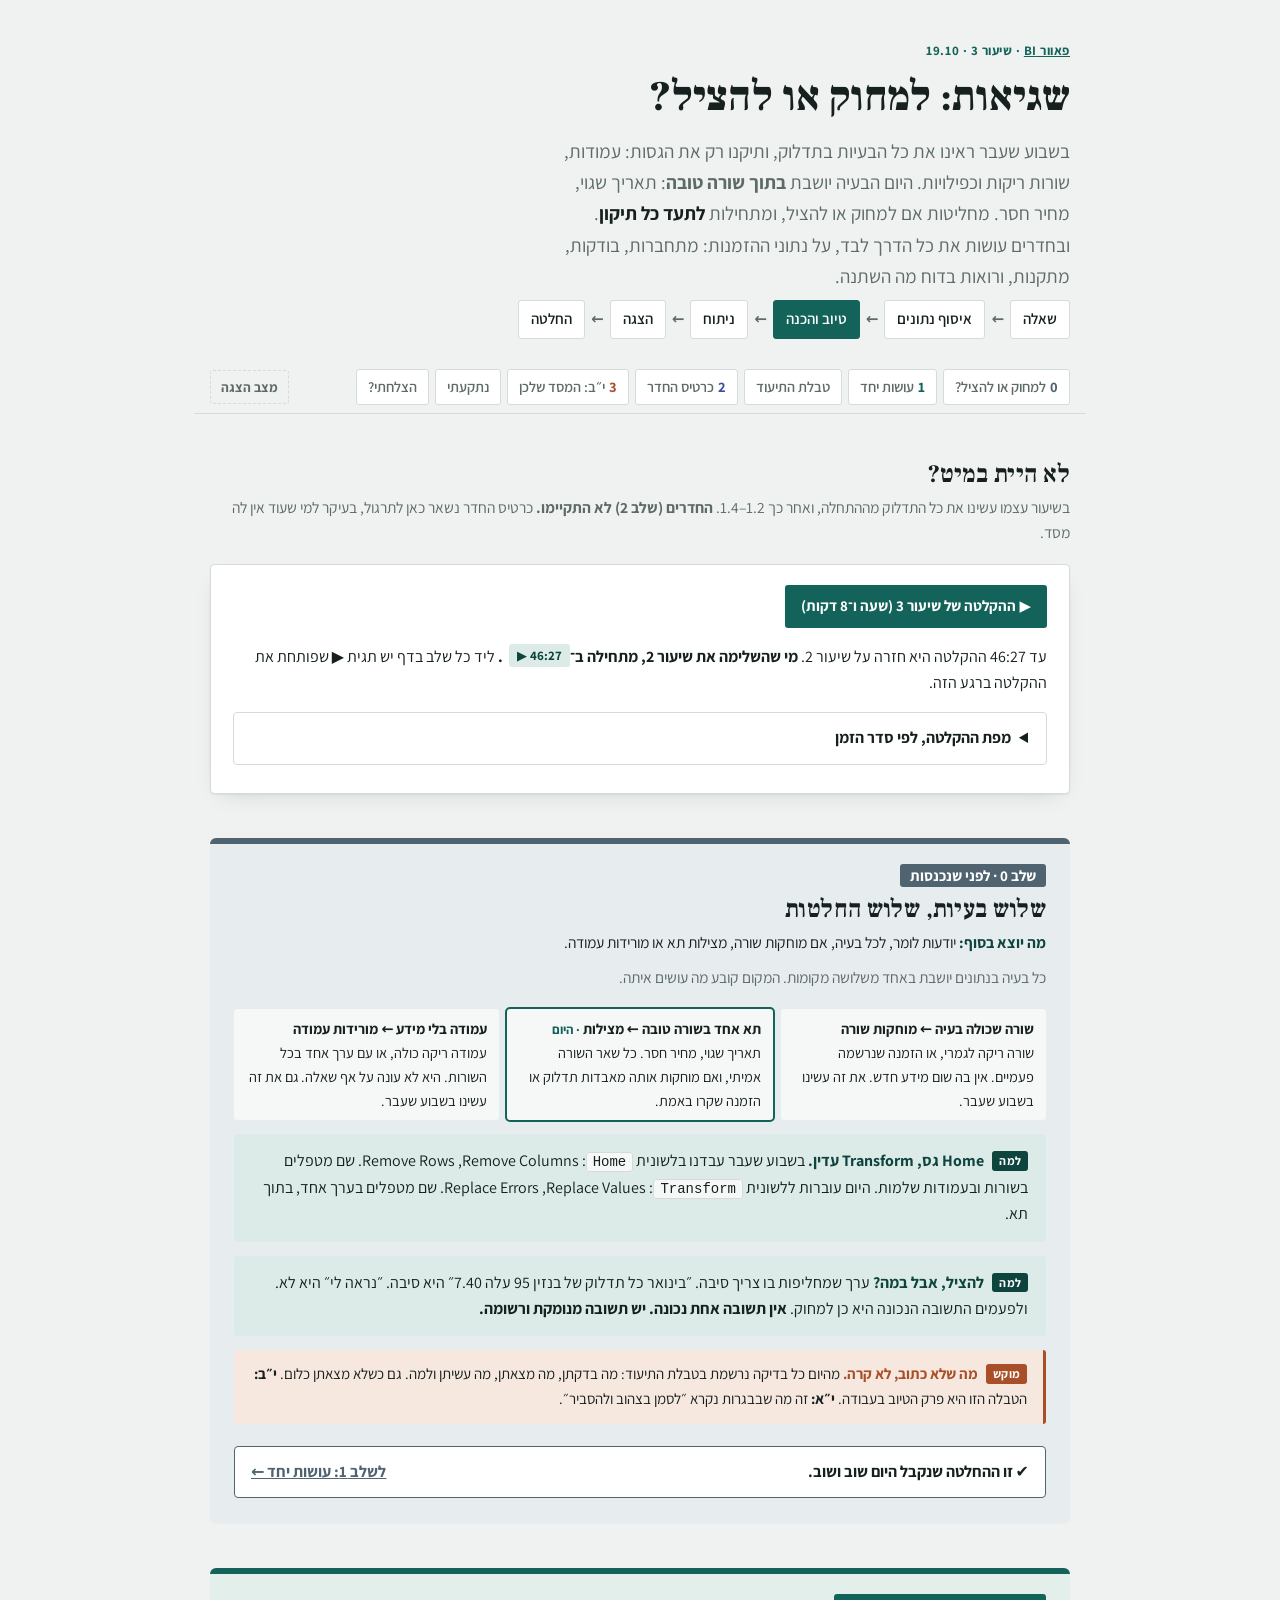
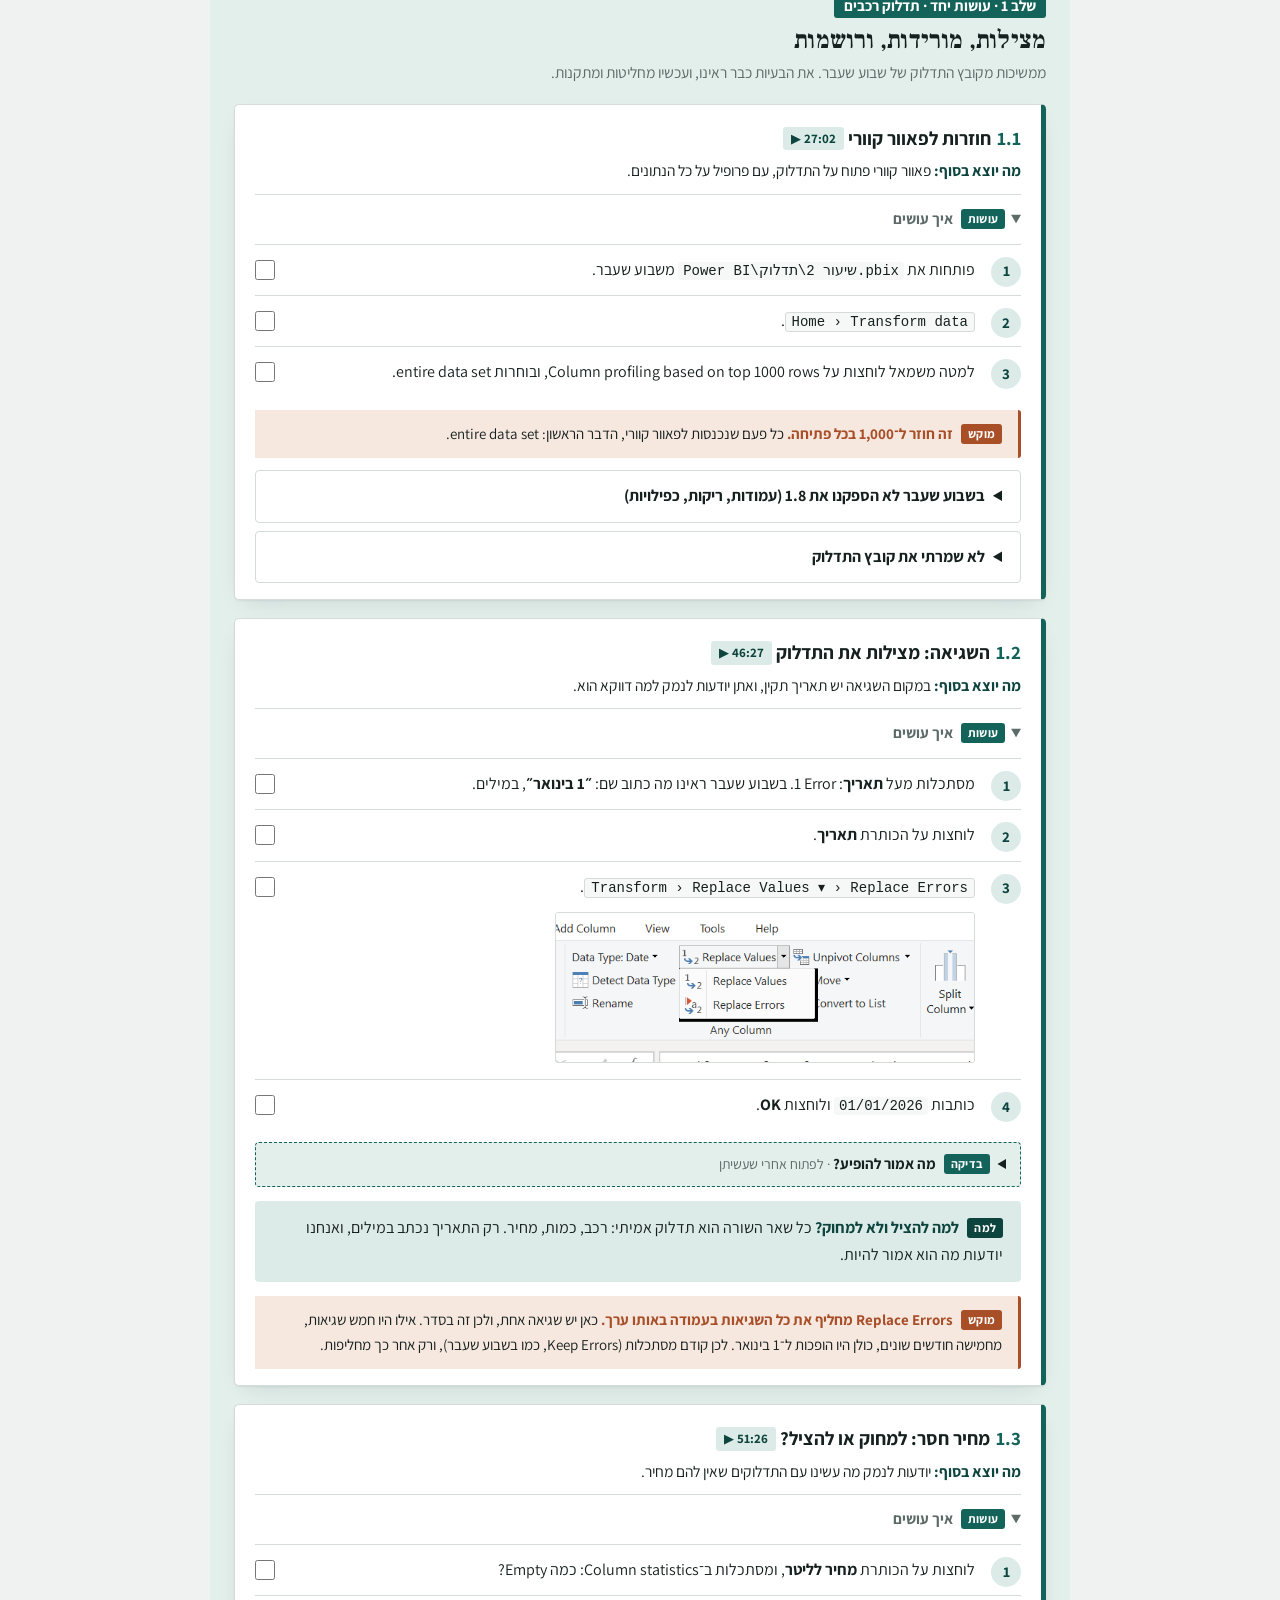
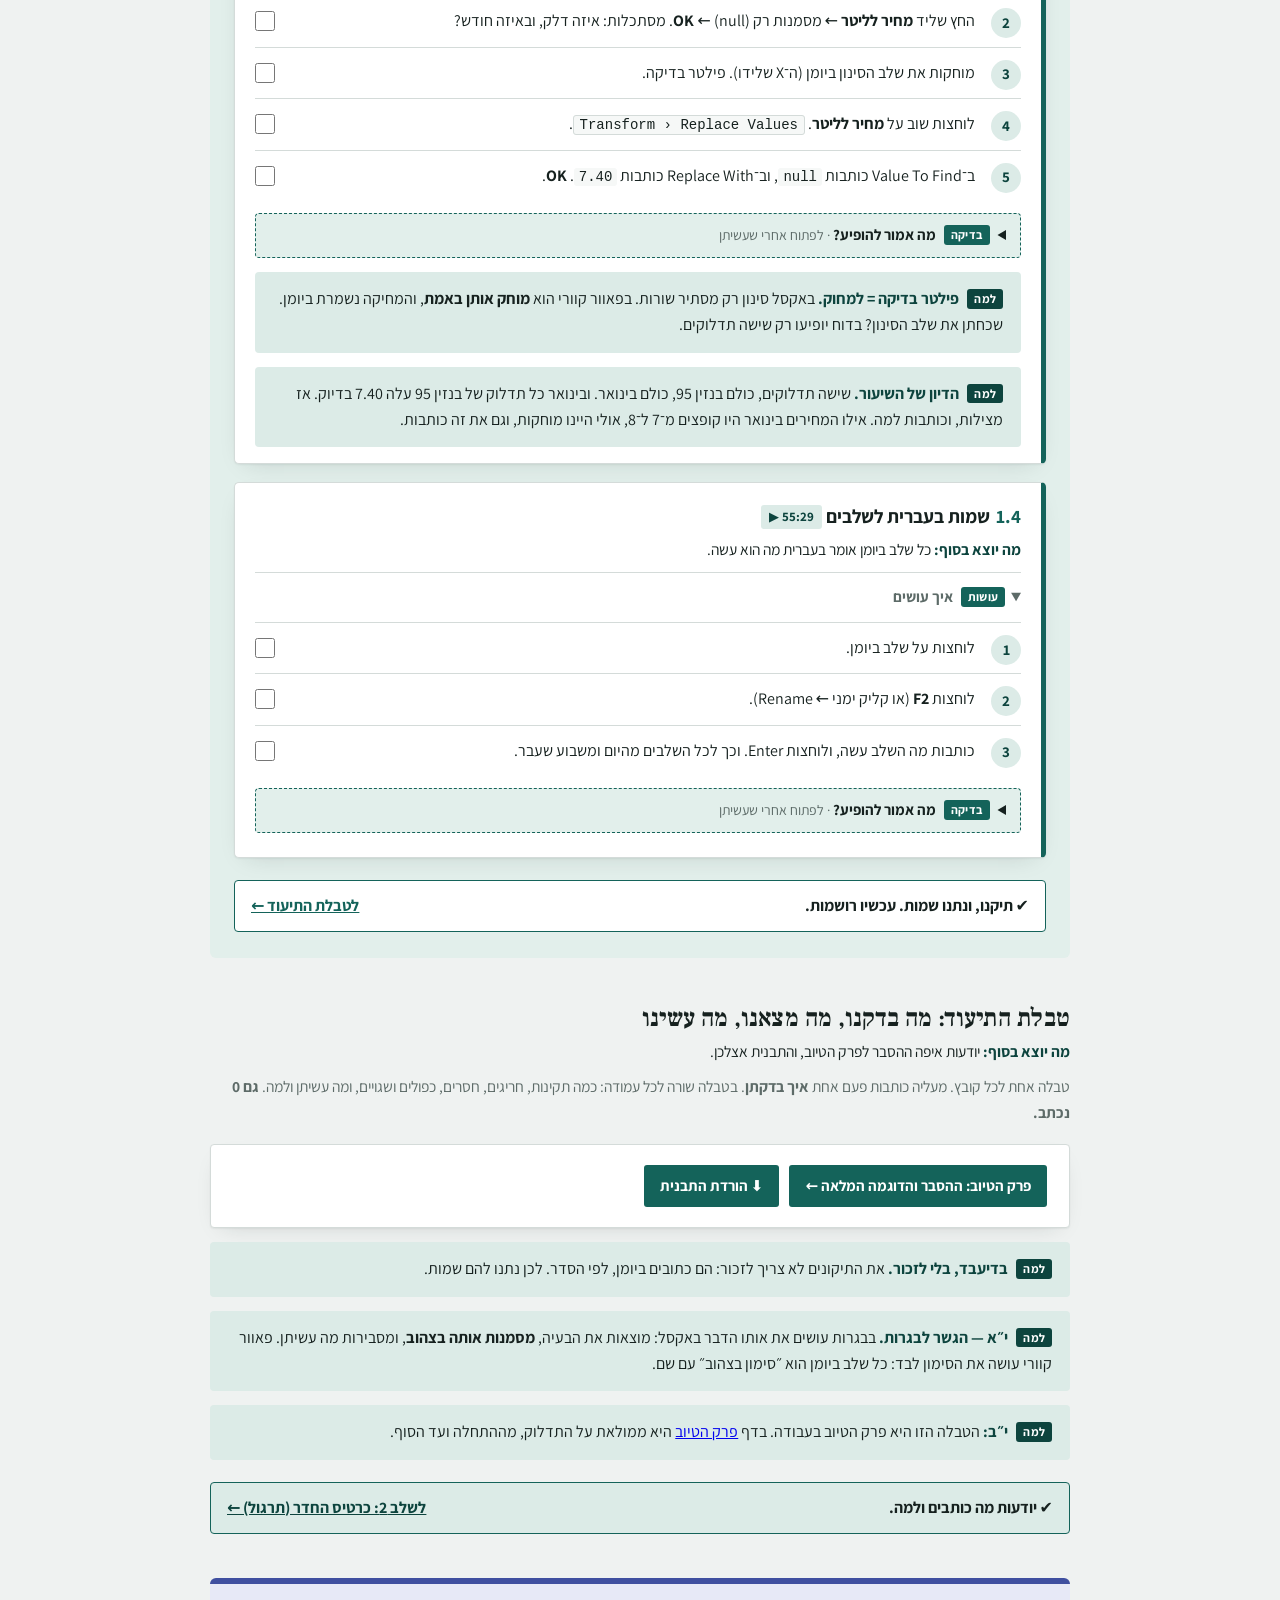
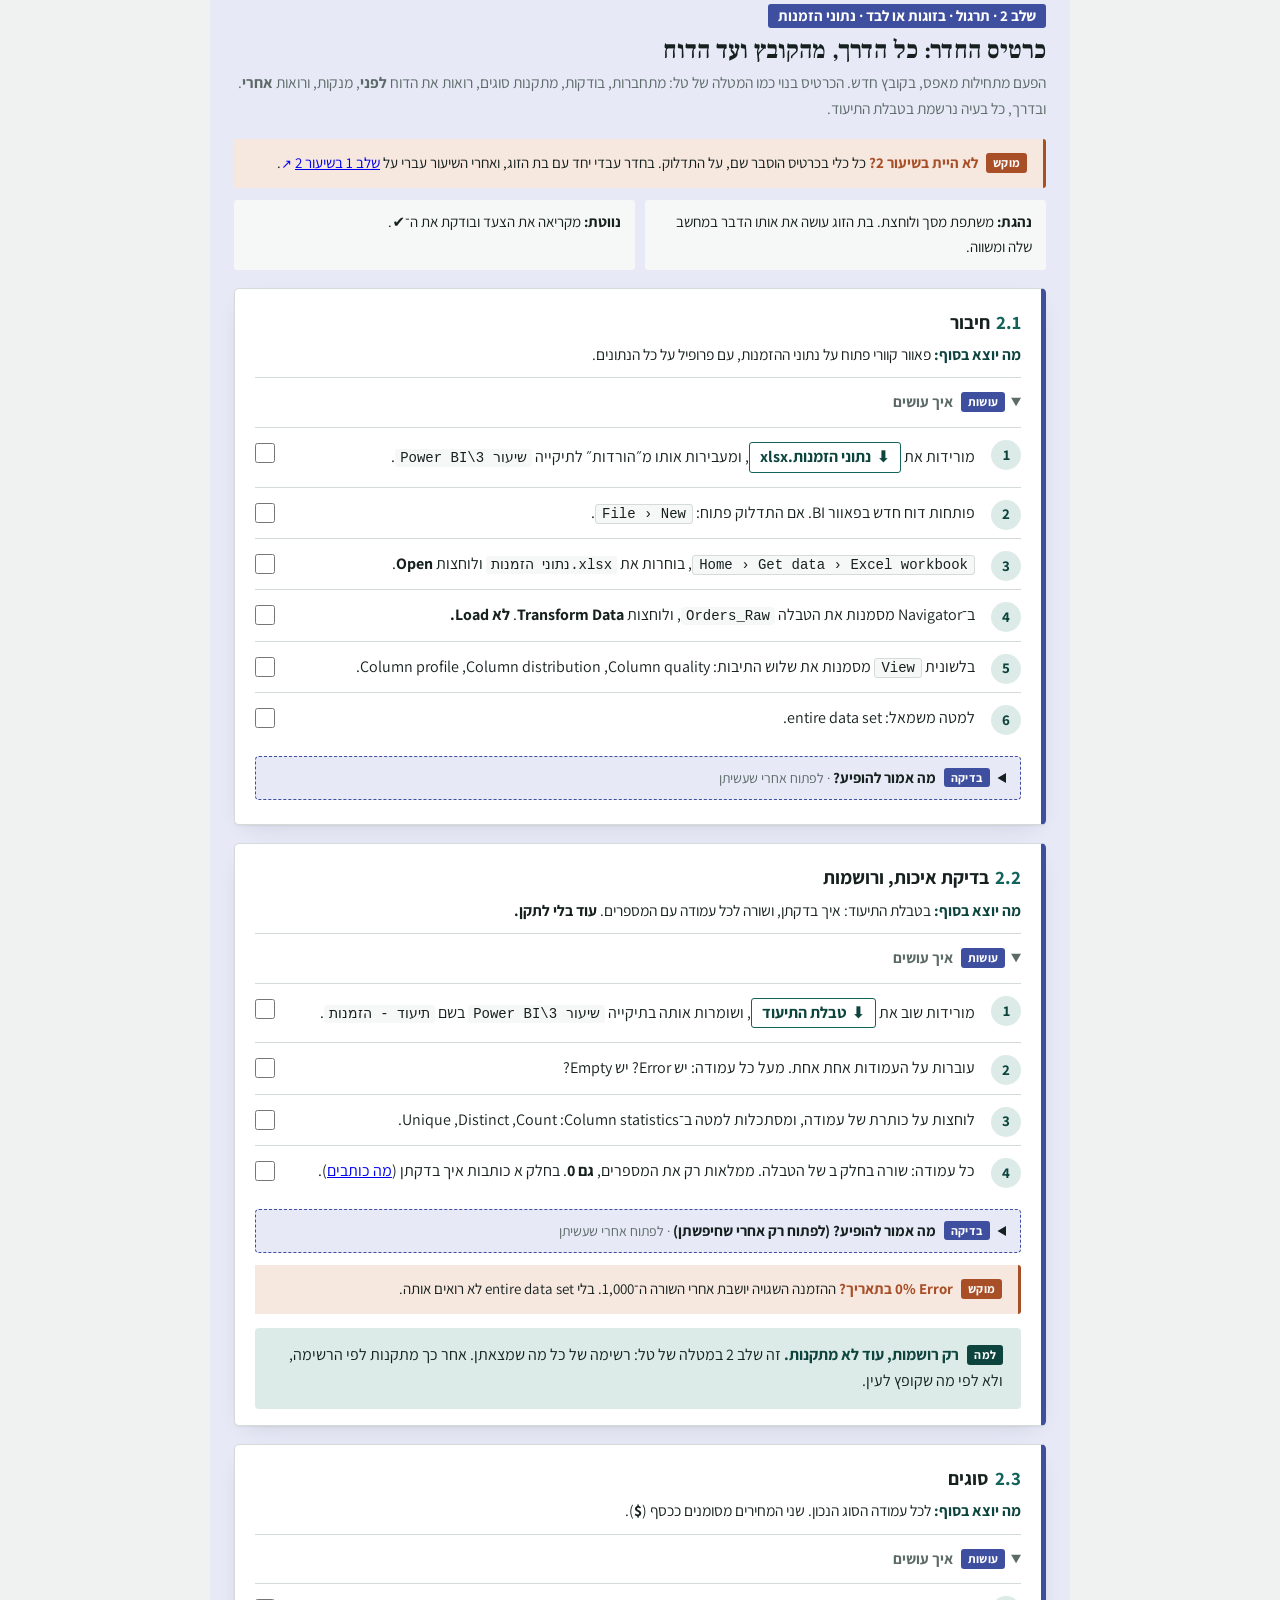
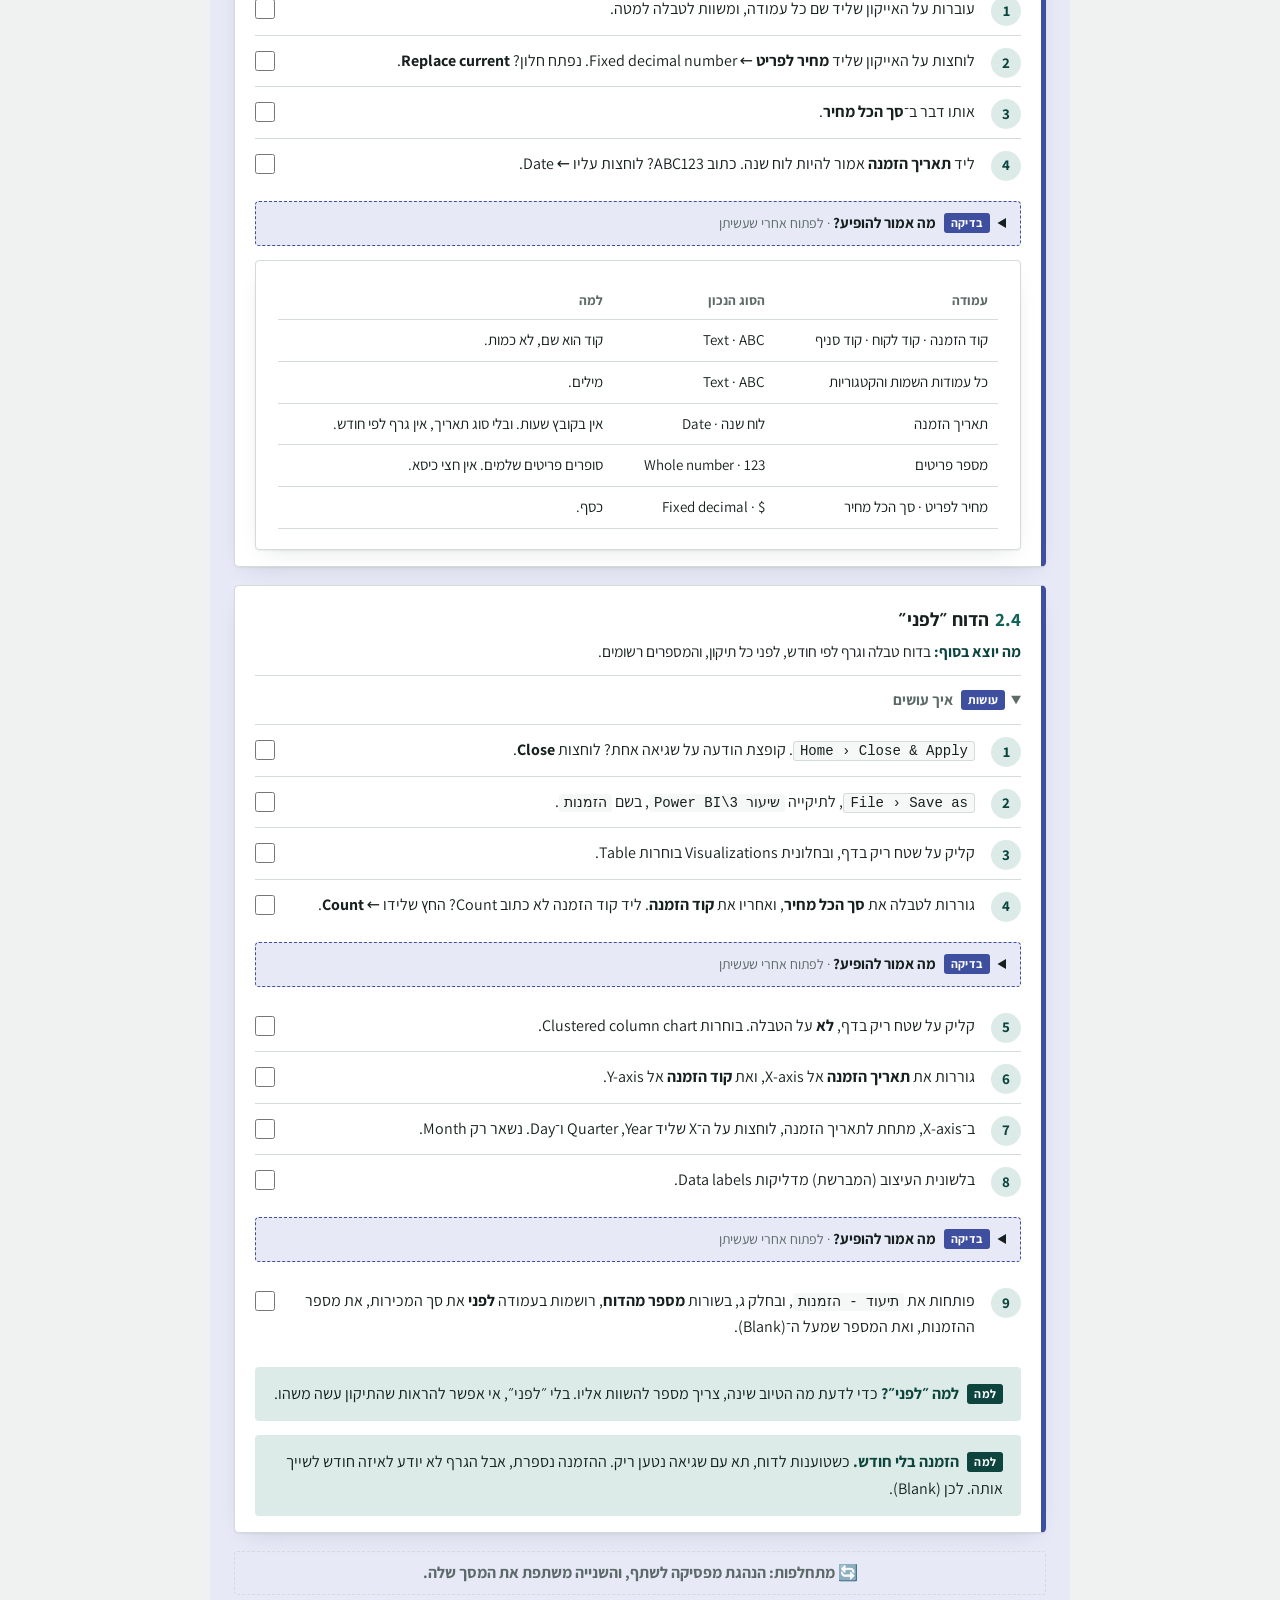
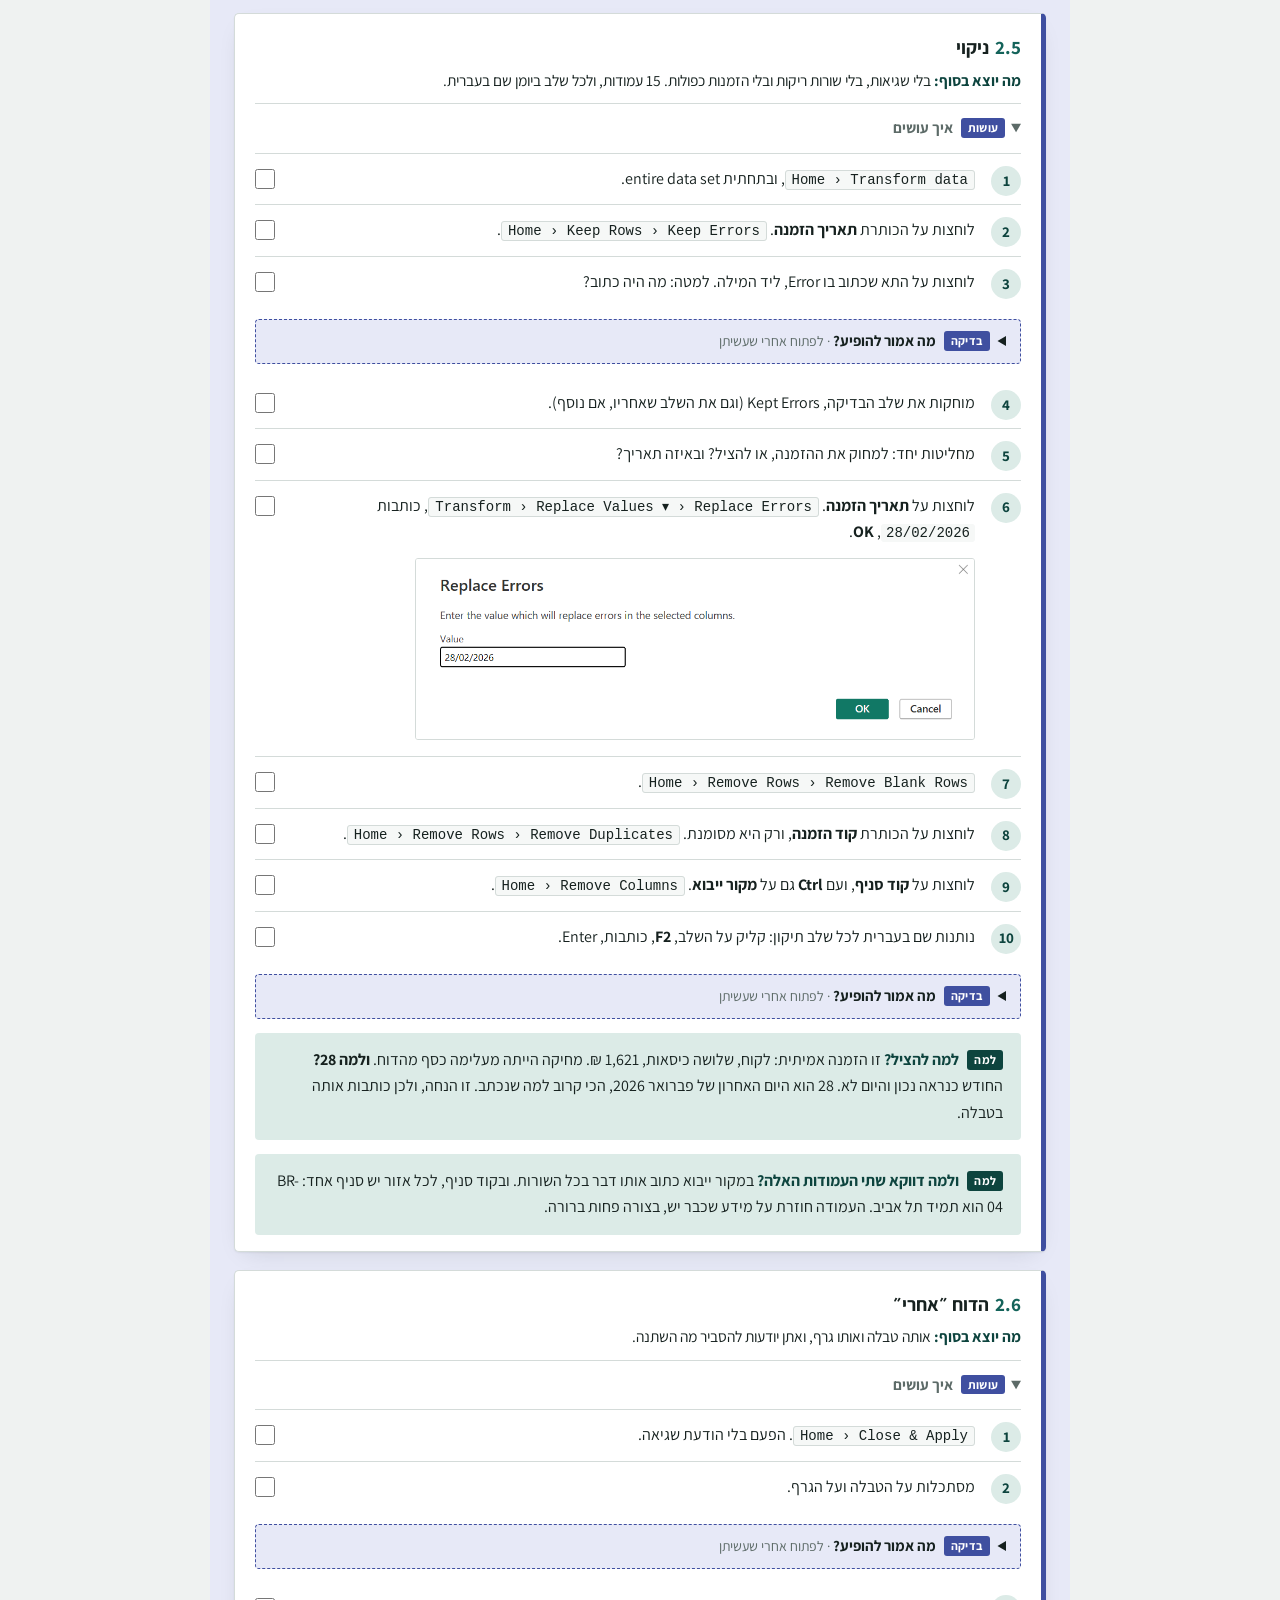
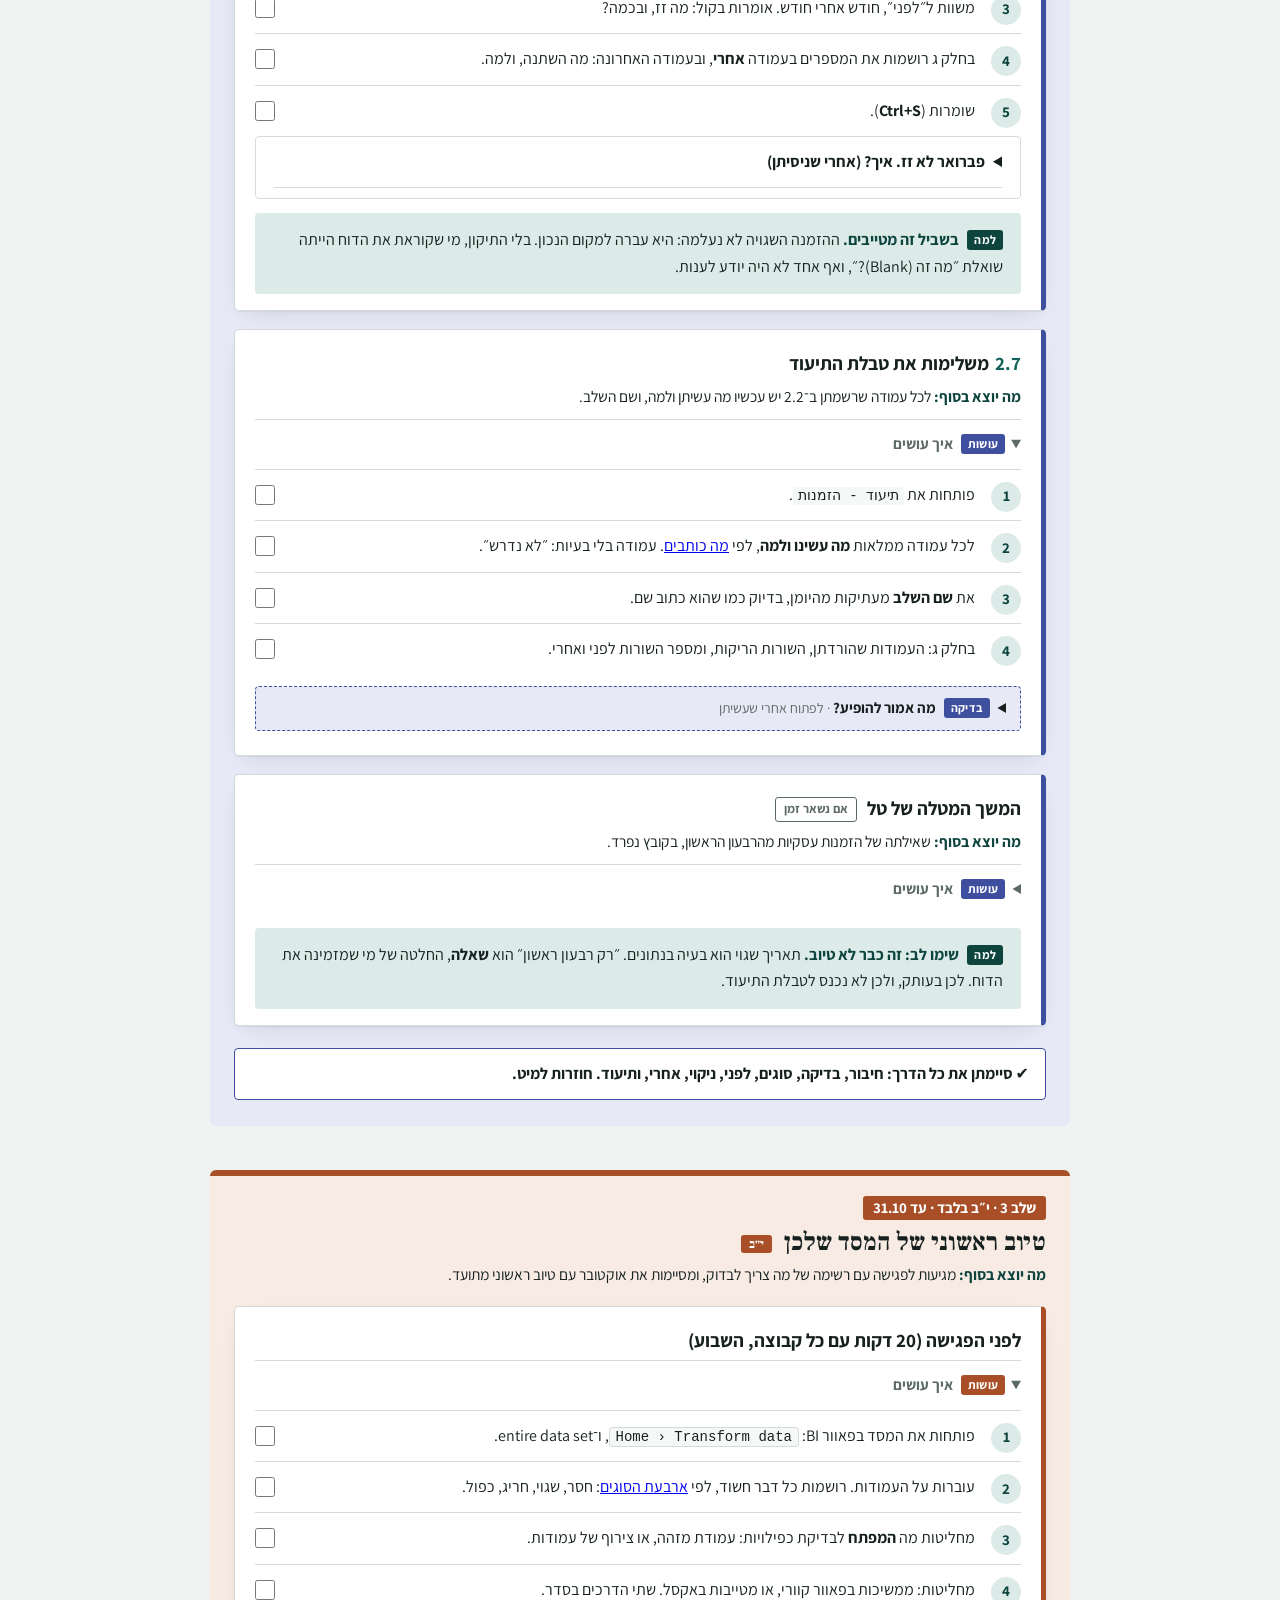
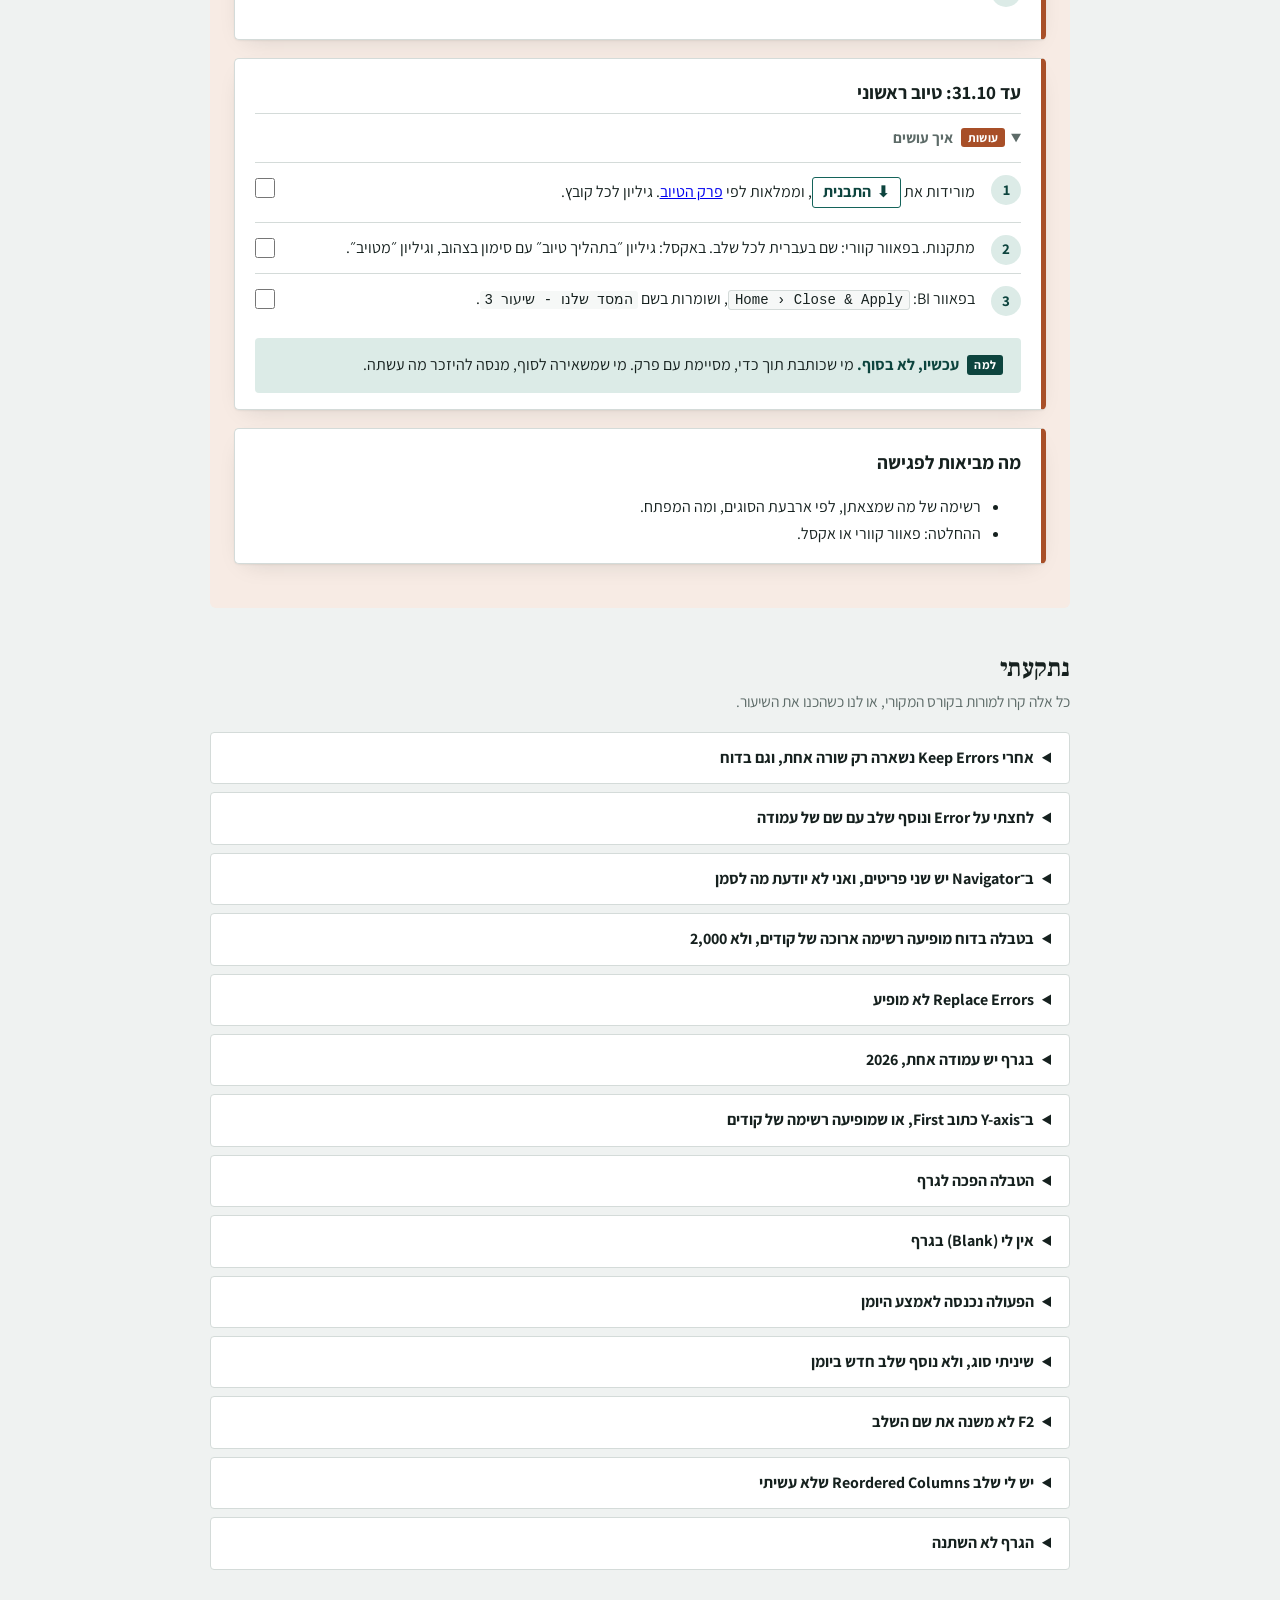
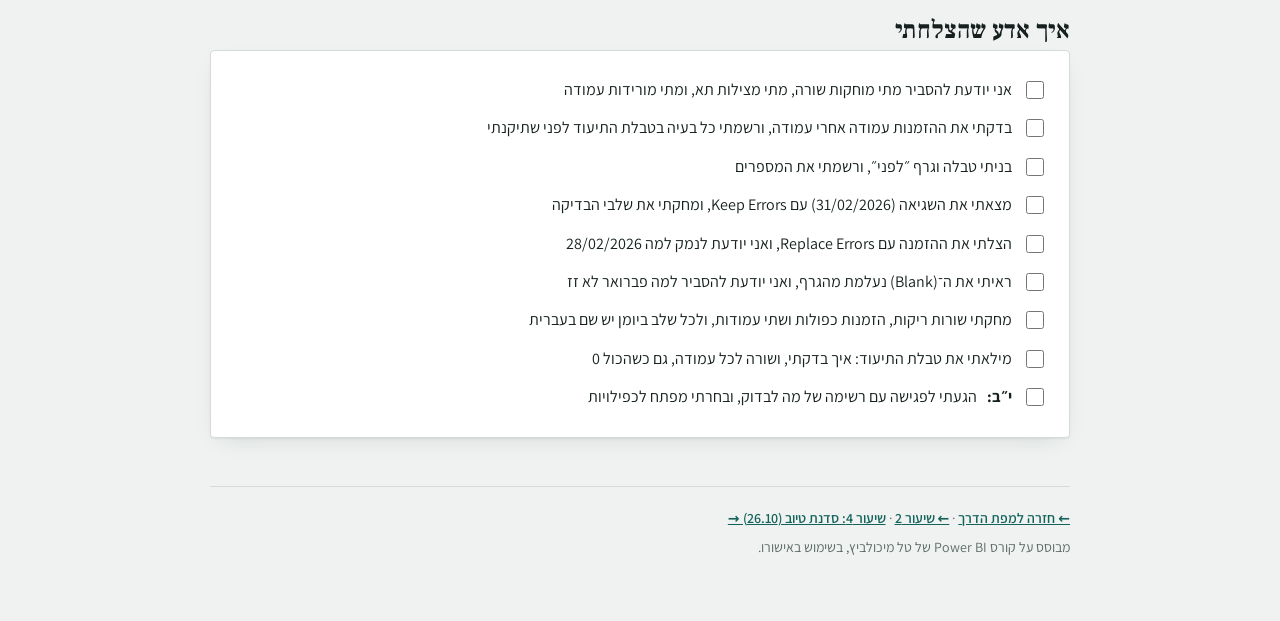
<file: lesson3.html>
<!doctype html>
<html lang="he" dir="rtl">
<head>
<meta charset="utf-8">
<meta name="viewport" content="width=device-width, initial-scale=1">
<title>שיעור 3 — שגיאות: למחוק או להציל?</title>
<link rel="preconnect" href="https://fonts.googleapis.com">
<link rel="preconnect" href="https://fonts.gstatic.com" crossorigin>
<link rel="stylesheet" href="https://fonts.googleapis.com/css2?family=Assistant:wght@400;600;700&family=Frank+Ruhl+Libre:wght@500;700;900&display=swap">
<link rel="stylesheet" href="style.css?v=7">
<script src="lesson.js?v=2" defer></script>
</head>
<body class="v2" data-lesson="lesson3">
<div class="wrap">

<header class="intro">
  <p class="eyebrow"><a href="index.html">פאוור BI</a> · שיעור 3 · 19.10</p>
  <h1>שגיאות: למחוק או להציל?</h1>
  <p class="lede">בשבוע שעבר ראינו את כל הבעיות בתדלוק, ותיקנו רק את הגסות: עמודות, שורות ריקות וכפילויות. היום הבעיה יושבת <b>בתוך שורה טובה</b>: תאריך שגוי, מחיר חסר.
  מחליטות אם למחוק או להציל, ומתחילות <strong>לתעד כל תיקון</strong>. ובחדרים עושות את כל הדרך לבד, על נתוני ההזמנות: מתחברות, בודקות, מתקנות, ורואות בדוח מה השתנה.</p>
  <ul class="cycle" aria-label="מחזור הנתונים: אנחנו בשלב טיוב והכנה">
    <li>שאלה</li><li class="arr" aria-hidden="true">←</li>
    <li>איסוף נתונים</li><li class="arr" aria-hidden="true">←</li>
    <li class="here">טיוב והכנה</li><li class="arr" aria-hidden="true">←</li>
    <li>ניתוח</li><li class="arr" aria-hidden="true">←</li>
    <li>הצגה</li><li class="arr" aria-hidden="true">←</li>
    <li>החלטה</li>
  </ul>
</header>

<nav class="stages" aria-label="שלבי השיעור">
  <ol>
    <li class="s0"><a href="#decide"><span class="n">0</span>למחוק או להציל?</a></li>
    <li class="s1"><a href="#a"><span class="n">1</span>עושות יחד</a></li>
    <li><a href="#table">טבלת התיעוד</a></li>
    <li class="s2"><a href="#room"><span class="n">2</span>כרטיס החדר</a></li>
    <li class="s3"><a href="#c"><span class="n">3</span>י״ב: המסד שלכן</a></li>
    <li><a href="#stuck">נתקעתי</a></li>
    <li><a href="#done">הצלחתי?</a></li>
  </ol>
  <button type="button" class="present-btn" aria-pressed="false">מצב הצגה</button>
</nav>

<section id="rec">
  <h2>לא היית במיט?</h2>
  <p class="sub">בשיעור עצמו עשינו את כל התדלוק מההתחלה, ואחר כך 1.2–1.4. <b>החדרים (שלב 2) לא התקיימו.</b> כרטיס החדר נשאר כאן לתרגול, בעיקר למי שעוד אין לה מסד.</p>
  <div class="box">
    <div class="rec">
      <a class="btn" href="https://drive.google.com/file/d/1YMyPwWGBxXMW64lghzrUIHZJ9ten1SFx/view?usp=sharing" target="_blank" rel="noopener">▶ ההקלטה של שיעור 3 (שעה ו־8 דקות)</a>
    </div>
    <p>עד 46:27 ההקלטה היא חזרה על שיעור 2. <b>מי שהשלימה את שיעור 2, מתחילה ב־<a class="at" href="https://drive.google.com/file/d/1YMyPwWGBxXMW64lghzrUIHZJ9ten1SFx/view?t=2787" target="_blank" rel="noopener" dir="ltr" title="פותח את ההקלטה בדקה 46:27">▶ 46:27</a>.</b> ליד כל שלב בדף יש תגית ▶ שפותחת את ההקלטה ברגע הזה.</p>
    <details><summary>מפת ההקלטה, לפי סדר הזמן</summary>
      <!-- נבנתה מהתמלול (הקלטות שיעור\תמלול שיעור 3 -19.10.docx). אפור = אפשר לדלג -->
      <ol class="chapters">
        <li><a class="at" href="https://drive.google.com/file/d/1YMyPwWGBxXMW64lghzrUIHZJ9ten1SFx/view?t=0" target="_blank" rel="noopener" dir="ltr" title="פותח את ההקלטה בדקה 0:00">▶ 0:00</a><span>טוענות את התדלוק מאפס: Get data › Excel</span><a class="step" href="lesson2.html#s1-2">שיעור 2 · 1.2</a></li>
        <li class="skip"><a class="at" href="https://drive.google.com/file/d/1YMyPwWGBxXMW64lghzrUIHZJ9ten1SFx/view?t=93" target="_blank" rel="noopener" dir="ltr" title="פותח את ההקלטה בדקה 1:33">▶ 1:33</a><span>איך מגיעים לחלון הטעינה, ולמה זה איטי</span></li>
        <li><a class="at" href="https://drive.google.com/file/d/1YMyPwWGBxXMW64lghzrUIHZJ9ten1SFx/view?t=191" target="_blank" rel="noopener" dir="ltr" title="פותח את ההקלטה בדקה 3:11">▶ 3:11</a><span>קובץ קיים, או דוח ריק</span><span class="step">1.1</span></li>
        <li><a class="at" href="https://drive.google.com/file/d/1YMyPwWGBxXMW64lghzrUIHZJ9ten1SFx/view?t=305" target="_blank" rel="noopener" dir="ltr" title="פותח את ההקלטה בדקה 5:05">▶ 5:05</a><span>במסד גדול: Transform data, ולא Load</span><span class="step">1.1</span></li>
        <li><a class="at" href="https://drive.google.com/file/d/1YMyPwWGBxXMW64lghzrUIHZJ9ten1SFx/view?t=347" target="_blank" rel="noopener" dir="ltr" title="פותח את ההקלטה בדקה 5:47">▶ 5:47</a><span>ETL, העורך והשאילתות</span><a class="step" href="lesson2.html#s1-2">שיעור 2 · 1.2</a></li>
        <li><a class="at" href="https://drive.google.com/file/d/1YMyPwWGBxXMW64lghzrUIHZJ9ten1SFx/view?t=529" target="_blank" rel="noopener" dir="ltr" title="פותח את ההקלטה בדקה 8:49">▶ 8:49</a><span>היומן כמתכון: Source, Navigation, Changed Type</span><a class="step" href="lesson2.html#s1-3">שיעור 2 · 1.3</a></li>
        <li><a class="at" href="https://drive.google.com/file/d/1YMyPwWGBxXMW64lghzrUIHZJ9ten1SFx/view?t=618" target="_blank" rel="noopener" dir="ltr" title="פותח את ההקלטה בדקה 10:18">▶ 10:18</a><span>סוגים: רק לעמודות שחשובות</span><a class="step" href="lesson2.html#s1-4">שיעור 2 · 1.4</a></li>
        <li><a class="at" href="https://drive.google.com/file/d/1YMyPwWGBxXMW64lghzrUIHZJ9ten1SFx/view?t=707" target="_blank" rel="noopener" dir="ltr" title="פותח את ההקלטה בדקה 11:47">▶ 11:47</a><span>קוד תדלוק כטקסט, והאפס שבתחילת ת״ז</span><a class="step" href="lesson2.html#s1-4">שיעור 2 · 1.4</a></li>
        <li><a class="at" href="https://drive.google.com/file/d/1YMyPwWGBxXMW64lghzrUIHZJ9ten1SFx/view?t=884" target="_blank" rel="noopener" dir="ltr" title="פותח את ההקלטה בדקה 14:44">▶ 14:44</a><span>Replace current מול Add new step</span><a class="step" href="lesson2.html#s1-4">שיעור 2 · 1.4</a></li>
        <li><a class="at" href="https://drive.google.com/file/d/1YMyPwWGBxXMW64lghzrUIHZJ9ten1SFx/view?t=1020" target="_blank" rel="noopener" dir="ltr" title="פותח את ההקלטה בדקה 17:00">▶ 17:00</a><span>התאריך: ״1 בינואר״ הופך ל־Error</span><a class="step" href="lesson2.html#s1-4">שיעור 2 · 1.4</a></li>
        <li><a class="at" href="https://drive.google.com/file/d/1YMyPwWGBxXMW64lghzrUIHZJ9ten1SFx/view?t=1196" target="_blank" rel="noopener" dir="ltr" title="פותח את ההקלטה בדקה 19:56">▶ 19:56</a><span>לוחית רישוי, כמות ומחיר</span><a class="step" href="lesson2.html#s1-4">שיעור 2 · 1.4</a></li>
        <li><a class="at" href="https://drive.google.com/file/d/1YMyPwWGBxXMW64lghzrUIHZJ9ten1SFx/view?t=1390" target="_blank" rel="noopener" dir="ltr" title="פותח את ההקלטה בדקה 23:10">▶ 23:10</a><span>ארבעת הכלים ב־View</span><a class="step" href="lesson2.html#s1-6">שיעור 2 · 1.6</a></li>
        <li><a class="at" href="https://drive.google.com/file/d/1YMyPwWGBxXMW64lghzrUIHZJ9ten1SFx/view?t=1570" target="_blank" rel="noopener" dir="ltr" title="פותח את ההקלטה בדקה 26:10">▶ 26:10</a><span>Distinct מול Unique בקוד תדלוק</span><a class="step" href="lesson2.html#s1-6">שיעור 2 · 1.6</a></li>
        <li><a class="at" href="https://drive.google.com/file/d/1YMyPwWGBxXMW64lghzrUIHZJ9ten1SFx/view?t=1622" target="_blank" rel="noopener" dir="ltr" title="פותח את ההקלטה בדקה 27:02">▶ 27:02</a><span>entire data set: עכשיו השגיאה מופיעה</span><span class="step">1.1</span></li>
        <li><a class="at" href="https://drive.google.com/file/d/1YMyPwWGBxXMW64lghzrUIHZJ9ten1SFx/view?t=1786" target="_blank" rel="noopener" dir="ltr" title="פותח את ההקלטה בדקה 29:46">▶ 29:46</a><span>שם תחנה, שם מתדלק, סוג תשלום</span><a class="step" href="lesson2.html#s1-6">שיעור 2 · 1.6</a></li>
        <li><a class="at" href="https://drive.google.com/file/d/1YMyPwWGBxXMW64lghzrUIHZJ9ten1SFx/view?t=1898" target="_blank" rel="noopener" dir="ltr" title="פותח את ההקלטה בדקה 31:38">▶ 31:38</a><span>מותר לטייב גם באקסל</span><a class="step" href="tiyuv.html#how">פרק הטיוב</a></li>
        <li class="skip"><a class="at" href="https://drive.google.com/file/d/1YMyPwWGBxXMW64lghzrUIHZJ9ten1SFx/view?t=1982" target="_blank" rel="noopener" dir="ltr" title="פותח את ההקלטה בדקה 33:02">▶ 33:02</a><span>מחשבים נתקעים</span></li>
        <li><a class="at" href="https://drive.google.com/file/d/1YMyPwWGBxXMW64lghzrUIHZJ9ten1SFx/view?t=2148" target="_blank" rel="noopener" dir="ltr" title="פותח את ההקלטה בדקה 35:48">▶ 35:48</a><span>Keep Duplicates, ובודקות שהשורות זהות</span><a class="step" href="lesson2.html#s1-7">שיעור 2 · 1.7</a></li>
        <li><a class="at" href="https://drive.google.com/file/d/1YMyPwWGBxXMW64lghzrUIHZJ9ten1SFx/view?t=2273" target="_blank" rel="noopener" dir="ltr" title="פותח את ההקלטה בדקה 37:53">▶ 37:53</a><span>Remove Duplicates, והפילטר שנשאר</span><a class="step" href="lesson2.html#s1-8">שיעור 2 · 1.8</a></li>
        <li><a class="at" href="https://drive.google.com/file/d/1YMyPwWGBxXMW64lghzrUIHZJ9ten1SFx/view?t=2484" target="_blank" rel="noopener" dir="ltr" title="פותח את ההקלטה בדקה 41:24">▶ 41:24</a><span>מחיר ריק, null, ו־Remove Blank Rows</span><a class="step" href="lesson2.html#s1-8">שיעור 2 · 1.8</a></li>
        <li><a class="at" href="https://drive.google.com/file/d/1YMyPwWGBxXMW64lghzrUIHZJ9ten1SFx/view?t=2677" target="_blank" rel="noopener" dir="ltr" title="פותח את ההקלטה בדקה 44:37">▶ 44:37</a><span>מורידות את שם התחנה ואת שם המתדלק</span><a class="step" href="lesson2.html#s1-8">שיעור 2 · 1.8</a></li>
        <li><a class="at" href="https://drive.google.com/file/d/1YMyPwWGBxXMW64lghzrUIHZJ9ten1SFx/view?t=2787" target="_blank" rel="noopener" dir="ltr" title="פותח את ההקלטה בדקה 46:27">▶ 46:27</a><span>Keep Errors על התאריך, ו־Replace Errors</span><span class="step">1.2</span></li>
        <li class="skip"><a class="at" href="https://drive.google.com/file/d/1YMyPwWGBxXMW64lghzrUIHZJ9ten1SFx/view?t=3004" target="_blank" rel="noopener" dir="ltr" title="פותח את ההקלטה בדקה 50:04">▶ 50:04</a><span>עובדות לבד. אקסל או פאוור BI?</span><span class="step">1.2</span></li>
        <li><a class="at" href="https://drive.google.com/file/d/1YMyPwWGBxXMW64lghzrUIHZJ9ten1SFx/view?t=3086" target="_blank" rel="noopener" dir="ltr" title="פותח את ההקלטה בדקה 51:26">▶ 51:26</a><span>מחיר חסר: מצילות, 7.40</span><span class="step">1.3</span></li>
        <li><a class="at" href="https://drive.google.com/file/d/1YMyPwWGBxXMW64lghzrUIHZJ9ten1SFx/view?t=3329" target="_blank" rel="noopener" dir="ltr" title="פותח את ההקלטה בדקה 55:29">▶ 55:29</a><span>שמות בעברית לשלבים (F2)</span><span class="step">1.4</span></li>
        <li><a class="at" href="https://drive.google.com/file/d/1YMyPwWGBxXMW64lghzrUIHZJ9ten1SFx/view?t=3424" target="_blank" rel="noopener" dir="ltr" title="פותח את ההקלטה בדקה 57:04">▶ 57:04</a><span>Close &amp; Apply, גרף, ושמירה</span></li>
        <li><a class="at" href="https://drive.google.com/file/d/1YMyPwWGBxXMW64lghzrUIHZJ9ten1SFx/view?t=3608" target="_blank" rel="noopener" dir="ltr" title="פותח את ההקלטה בדקה 1:00:08">▶ 1:00:08</a><span>המשימה על המסד שלכן, ופגישה של 20 דקות</span><span class="step">שלב 3</span></li>
        <li><a class="at" href="https://drive.google.com/file/d/1YMyPwWGBxXMW64lghzrUIHZJ9ten1SFx/view?t=3736" target="_blank" rel="noopener" dir="ltr" title="פותח את ההקלטה בדקה 1:02:16">▶ 1:02:16</a><span>טבלת התיעוד, ומה כותבים בפרק</span><a class="step" href="tiyuv.html#table">פרק הטיוב</a></li>
        <li><a class="at" href="https://drive.google.com/file/d/1YMyPwWGBxXMW64lghzrUIHZJ9ten1SFx/view?t=3808" target="_blank" rel="noopener" dir="ltr" title="פותח את ההקלטה בדקה 1:03:28">▶ 1:03:28</a><span>סוגי הבעיות: חסרים, כפולים, שגויים</span><a class="step" href="tiyuv.html#what">פרק הטיוב</a></li>
        <li><a class="at" href="https://drive.google.com/file/d/1YMyPwWGBxXMW64lghzrUIHZJ9ten1SFx/view?t=3878" target="_blank" rel="noopener" dir="ltr" title="פותח את ההקלטה בדקה 1:04:38">▶ 1:04:38</a><span>סוג רביעי: חריגים. Min, Max, וגבול לסינון</span><a class="step" href="tiyuv.html#how">פרק הטיוב</a></li>
        <li><a class="at" href="https://drive.google.com/file/d/1YMyPwWGBxXMW64lghzrUIHZJ9ten1SFx/view?t=4024" target="_blank" rel="noopener" dir="ltr" title="פותח את ההקלטה בדקה 1:07:04">▶ 1:07:04</a><span>לתעד גם מה בדקתן ולא מצאתן</span><a class="step" href="tiyuv.html#example">פרק הטיוב</a></li>
      </ol>
    </details>
  </div>
</section>

<!-- ===================== שלב 0 ===================== -->
<section id="decide" class="stage s0">
  <h2><span class="part">שלב 0 · לפני שנכנסות</span>שלוש בעיות, שלוש החלטות</h2>
  <p class="out">יודעות לומר, לכל בעיה, אם מוחקות שורה, מצילות תא או מורידות עמודה.</p>
  <p class="sub">כל בעיה בנתונים יושבת באחד משלושה מקומות. המקום קובע מה עושים איתה.</p>

  <ul class="verbs">
    <li><b>שורה שכולה בעיה ← מוחקות שורה</b>שורה ריקה לגמרי, או הזמנה שנרשמה פעמיים. אין בה שום מידע חדש. את זה עשינו בשבוע שעבר.</li>
    <li class="today"><b>תא אחד בשורה טובה ← מצילות</b>תאריך שגוי, מחיר חסר. כל שאר השורה אמיתי, ואם מוחקות אותה מאבדות תדלוק או הזמנה שקרו באמת.</li>
    <li><b>עמודה בלי מידע ← מורידות עמודה</b>עמודה ריקה כולה, או עם ערך אחד בכל השורות. היא לא עונה על אף שאלה. גם את זה עשינו בשבוע שעבר.</li>
  </ul>

  <div class="why"><b>Home גס, Transform עדין.</b> בשבוע שעבר עבדנו בלשונית <span class="path">Home</span>: <span class="en">Remove Columns</span>, <span class="en">Remove Rows</span>. שם מטפלים בשורות ובעמודות שלמות.
  היום עוברות ללשונית <span class="path">Transform</span>: <span class="en">Replace Values</span>, <span class="en">Replace Errors</span>. שם מטפלים בערך אחד, בתוך תא.</div>

  <div class="why"><b>להציל, אבל במה?</b> ערך שמחליפות בו צריך סיבה. ״בינואר כל תדלוק של בנזין 95 עלה 7.40״ היא סיבה. ״נראה לי״ היא לא.
  ולפעמים התשובה הנכונה היא כן למחוק. <b>אין תשובה אחת נכונה. יש תשובה מנומקת ורשומה.</b></div>

  <div class="trap"><b>מה שלא כתוב, לא קרה.</b> מהיום כל בדיקה נרשמת בטבלת התיעוד: מה בדקתן, מה מצאתן, מה עשיתן ולמה. גם כשלא מצאתן כלום.
  <b>י״ב:</b> הטבלה הזו היא פרק הטיוב בעבודה. <b>י״א:</b> זה מה שבבגרות נקרא ״לסמן בצהוב ולהסביר״.</div>

  <div class="next">✔ זו ההחלטה שנקבל היום שוב ושוב. <a href="#a">לשלב 1: עושות יחד ←</a></div>
</section>

<!-- ===================== שלב 1 ===================== -->
<section id="a" class="stage s1">
  <h2><span class="part">שלב 1 · עושות יחד · תדלוק רכבים</span>מצילות, מורידות, ורושמות</h2>
  <p class="sub">ממשיכות מקובץ התדלוק של שבוע שעבר. את הבעיות כבר ראינו, ועכשיו מחליטות ומתקנות.</p>

  <article class="topic">
    <h3><span class="t">1.1</span>חוזרות לפאוור קוורי <a class="at" href="https://drive.google.com/file/d/1YMyPwWGBxXMW64lghzrUIHZJ9ten1SFx/view?t=1622" target="_blank" rel="noopener" dir="ltr" title="פותח את ההקלטה בדקה 27:02">▶ 27:02</a></h3>
    <p class="out">פאוור קוורי פתוח על התדלוק, עם פרופיל על כל הנתונים.</p>
    <details class="how" open><summary>איך עושים</summary>
      <ol class="do">
        <li>פותחות את <code>Power BI\שיעור 2\תדלוק.pbix</code> משבוע שעבר.</li>
        <li><span class="path">Home › Transform data</span>.</li>
        <li>למטה משמאל לוחצות על <span class="en">Column profiling based on top 1000 rows</span>, ובוחרות <span class="en">entire data set</span>.</li>
      </ol>
    </details>
    <div class="trap"><b>זה חוזר ל־1,000 בכל פתיחה.</b> כל פעם שנכנסות לפאוור קוורי, הדבר הראשון: <span class="en">entire data set</span>.</div>
    <details><summary>בשבוע שעבר לא הספקנו את 1.8 (עמודות, ריקות, כפילויות)</summary>
      <p>עושות אותו עכשיו, <b>לפני</b> כל השאר. לוחצות על השלב האחרון ביומן, ועושות את הצעדים של <a href="lesson2.html#a" target="_blank" rel="noopener">1.8 בשיעור 2</a>:
      הסרת <b>שם המתדלק</b> ו<b>שם התחנה</b>, <span class="path">Remove Rows › Remove Blank Rows</span>, ו־<span class="path">Remove Duplicates</span> על <b>קוד תדלוק</b> בלבד.</p>
      <p><b>למה לפני?</b> אם מחליפות קודם את המחיר החסר ב־7.40 (1.3), גם השורה הריקה מקבלת מחיר, והיא כבר לא ״ריקה״. <span class="en">Remove Blank Rows</span> לא ימחק אותה.</p></details>
    <details><summary>לא שמרתי את קובץ התדלוק</summary>
      <p>מורידות שוב את <a class="file" href="files/fuel.xlsx" download="תדלוק רכבים.xlsx">תדלוק רכבים.xlsx</a>, טוענות עם <b>Transform Data</b> (לא Load),
      ומדליקות את שלוש התיבות בלשונית <span class="path">View</span>. מתקנות את הסוג של <b>תאריך</b> ל־<span class="en">Date</span> ושל <b>מחיר לליטר</b> ל־<span class="en">Fixed decimal number</span>,
      ועושות את התיקונים של 1.8 בשיעור 2, כמו בסעיף שמעל.</p></details>
  </article>

  <article class="topic">
    <h3><span class="t">1.2</span>השגיאה: מצילות את התדלוק <a class="at" href="https://drive.google.com/file/d/1YMyPwWGBxXMW64lghzrUIHZJ9ten1SFx/view?t=2787" target="_blank" rel="noopener" dir="ltr" title="פותח את ההקלטה בדקה 46:27">▶ 46:27</a></h3>
    <p class="out">במקום השגיאה יש תאריך תקין, ואתן יודעות לנמק למה דווקא הוא.</p>
    <details class="how" open><summary>איך עושים</summary>
      <ol class="do">
        <li>מסתכלות מעל <b>תאריך</b>: <span class="en">Error</span> ‏1. בשבוע שעבר ראינו מה כתוב שם: <b>״1 בינואר״</b>, במילים.</li>
        <li>לוחצות על הכותרת <b>תאריך</b>.</li>
        <li><span class="path">Transform › Replace Values ▾ › Replace Errors</span>.
          <figure><img src="img/l3-04-replace-errors-menu.png" alt="החץ שליד Replace Values פתוח, ובו שתי אפשרויות: Replace Values ו־Replace Errors" width="581" height="207" loading="lazy" style="width:420px"></figure></li>
        <li>כותבות <code>01/01/2026</code> ולוחצות <b>OK</b>.</li>
      </ol>
      <details class="ok"><summary>מה אמור להופיע?</summary>
        ביומן שלב חדש, <span class="en">Replaced Errors</span>. מעל עמודת התאריך: <span class="en">Error</span> ‏0%.</details>
    </details>
    <div class="why"><b>למה להציל ולא למחוק?</b> כל שאר השורה הוא תדלוק אמיתי: רכב, כמות, מחיר. רק התאריך נכתב במילים, ואנחנו יודעות מה הוא אמור להיות.</div>
    <div class="trap"><b><span class="en">Replace Errors</span> מחליף את כל השגיאות בעמודה באותו ערך.</b> כאן יש שגיאה אחת, ולכן זה בסדר.
    אילו היו חמש שגיאות, מחמישה חודשים שונים, כולן היו הופכות ל־1 בינואר. לכן קודם מסתכלות (<span class="en">Keep Errors</span>, כמו בשבוע שעבר), ורק אחר כך מחליפות.</div>
  </article>

  <article class="topic">
    <h3><span class="t">1.3</span>מחיר חסר: למחוק או להציל? <a class="at" href="https://drive.google.com/file/d/1YMyPwWGBxXMW64lghzrUIHZJ9ten1SFx/view?t=3086" target="_blank" rel="noopener" dir="ltr" title="פותח את ההקלטה בדקה 51:26">▶ 51:26</a></h3>
    <p class="out">יודעות לנמק מה עשינו עם התדלוקים שאין להם מחיר.</p>
    <details class="how" open><summary>איך עושים</summary>
      <ol class="do">
        <li>לוחצות על הכותרת <b>מחיר לליטר</b>, ומסתכלות ב־<span class="en">Column statistics</span>: כמה <span class="en">Empty</span>?</li>
        <li>החץ שליד <b>מחיר לליטר</b> ← מסמנות רק <span class="en">(null)</span> ← <b>OK</b>. מסתכלות: איזה דלק, ובאיזה חודש?</li>
        <li>מוחקות את שלב הסינון ביומן (ה־X שלידו). פילטר בדיקה.</li>
        <li>לוחצות שוב על <b>מחיר לליטר</b>. <span class="path">Transform › Replace Values</span>.</li>
        <li>ב־<span class="en">Value To Find</span> כותבות <code>null</code>, וב־<span class="en">Replace With</span> כותבות <code>7.40</code>. <b>OK</b>.</li>
      </ol>
      <details class="ok"><summary>מה אמור להופיע?</summary>
        לפני ההחלפה: <span class="en">Empty</span> ‏6, וכל השישה בנזין 95 בינואר. אחרי: מעל מחיר לליטר <span class="en">Empty</span> ‏0%, וביומן שלב חדש, <span class="en">Replaced Value</span>.</details>
    </details>
    <div class="why"><b>פילטר בדיקה = למחוק.</b> באקסל סינון רק מסתיר שורות. בפאוור קוורי הוא <b>מוחק אותן באמת</b>, והמחיקה נשמרת ביומן.
    שכחתן את שלב הסינון? בדוח יופיעו רק שישה תדלוקים.</div>
    <div class="why"><b>הדיון של השיעור.</b> שישה תדלוקים, כולם בנזין 95, כולם בינואר. ובינואר כל תדלוק של בנזין 95 עלה 7.40 בדיוק.
    אז מצילות, וכותבות למה. אילו המחירים בינואר היו קופצים מ־7 ל־8, אולי היינו מוחקות, וגם את זה כותבות.</div>
  </article>

  <article class="topic">
    <h3><span class="t">1.4</span>שמות בעברית לשלבים <a class="at" href="https://drive.google.com/file/d/1YMyPwWGBxXMW64lghzrUIHZJ9ten1SFx/view?t=3329" target="_blank" rel="noopener" dir="ltr" title="פותח את ההקלטה בדקה 55:29">▶ 55:29</a></h3>
    <p class="out">כל שלב ביומן אומר בעברית מה הוא עשה.</p>
    <details class="how" open><summary>איך עושים</summary>
      <ol class="do">
        <li>לוחצות על שלב ביומן.</li>
        <li>לוחצות <b>F2</b> (או קליק ימני ← <span class="en">Rename</span>).</li>
        <li>כותבות מה השלב עשה, ולוחצות Enter. וכך לכל השלבים מהיום ומשבוע שעבר.</li>
      </ol>
      <details class="ok"><summary>מה אמור להופיע?</summary>
        <figure><img src="img/l3-08-steps-hebrew.png" alt="Applied Steps עם ארבעה שלבים בעברית: תיקון תאריך שגוי, מחיקת שורות ריקות, מחיקת הזמנות כפולות, מחיקת עמודות שלא צריך" width="373" height="249" loading="lazy" style="width:300px">
        <figcaption>כך זה נראה בנתוני ההזמנות. מי שתפתח את הקובץ בעוד חודש תבין מה נעשה, בלי לשאול.</figcaption></figure></details>
    </details>
  </article>

  <div class="next">✔ תיקנו, ונתנו שמות. עכשיו רושמות. <a href="#table">לטבלת התיעוד ←</a></div>
</section>

<!-- ===================== טבלת התיעוד ===================== -->
<section id="table">
  <h2>טבלת התיעוד: מה בדקנו, מה מצאנו, מה עשינו</h2>
  <p class="out">יודעות איפה ההסבר לפרק הטיוב, והתבנית אצלכן.</p>
  <p class="sub">טבלה אחת לכל קובץ. מעליה כותבות פעם אחת <b>איך בדקתן</b>. בטבלה שורה לכל עמודה: כמה תקינות, חריגים, חסרים, כפולים ושגויים, ומה עשיתן ולמה. <b>גם 0 נכתב.</b></p>
  <div class="box">
    <div class="rec">
      <a class="btn" href="tiyuv.html">פרק הטיוב: ההסבר והדוגמה המלאה ←</a>
      <a class="btn" href="files/cleaning-log.xlsx" download="טבלת תיעוד טיוב.xlsx">⬇ הורדת התבנית</a>
    </div>
  </div>
  <div class="why"><b>בדיעבד, בלי לזכור.</b> את התיקונים לא צריך לזכור: הם כתובים ביומן, לפי הסדר. לכן נתנו להם שמות.</div>
  <div class="why"><b>י״א — הגשר לבגרות.</b> בבגרות עושים את אותו הדבר באקסל: מוצאות את הבעיה, <b>מסמנות אותה בצהוב</b>, ומסבירות מה עשיתן.
  פאוור קוורי עושה את הסימון לבד: כל שלב ביומן הוא ״סימון בצהוב״ עם שם.</div>
  <div class="why"><b>י״ב:</b> הטבלה הזו היא פרק הטיוב בעבודה. בדף <a href="tiyuv.html#example">פרק הטיוב</a> היא ממולאת על התדלוק, מההתחלה ועד הסוף.</div>

  <div class="next">✔ יודעות מה כותבים ולמה. <a href="#room">לשלב 2: כרטיס החדר (תרגול) ←</a></div>
</section>

<!-- ===================== שלב 2 ===================== -->
<section id="room" class="stage s2">
  <h2><span class="part">שלב 2 · תרגול · בזוגות או לבד · נתוני הזמנות</span>כרטיס החדר: כל הדרך, מהקובץ ועד הדוח</h2>
  <p class="sub">הפעם מתחילות מאפס, בקובץ חדש. הכרטיס בנוי כמו המטלה של טל: מתחברות, בודקות, מתקנות סוגים, רואות את הדוח <b>לפני</b>, מנקות, ורואות <b>אחרי</b>.
  ובדרך, כל בעיה נרשמת בטבלת התיעוד.</p>
  <div class="trap"><b>לא היית בשיעור 2?</b> כל כלי בכרטיס הוסבר שם, על התדלוק. בחדר עבדי יחד עם בת הזוג, ואחרי השיעור עברי על <a href="lesson2.html#a" target="_blank" rel="noopener">שלב 1 בשיעור 2</a>.</div>
  <div class="roles">
    <div><b>נהגת:</b> משתפת מסך ולוחצת. בת הזוג עושה את אותו הדבר במחשב שלה ומשווה.</div>
    <div><b>נווטת:</b> מקריאה את הצעד ובודקת את ה־✔.</div>
  </div>

  <article class="topic">
    <h3><span class="t">2.1</span>חיבור</h3>
    <p class="out">פאוור קוורי פתוח על נתוני ההזמנות, עם פרופיל על כל הנתונים.</p>
    <details class="how" open><summary>איך עושים</summary>
      <ol class="do">
        <li>מורידות את <a class="file" href="files/orders.xlsx" download="נתוני הזמנות.xlsx">נתוני הזמנות.xlsx</a>, ומעבירות אותו מ״הורדות״ לתיקייה <code>Power BI\שיעור 3</code>.</li>
        <li>פותחות דוח חדש בפאוור BI. אם התדלוק פתוח: <span class="path">File › New</span>.</li>
        <li><span class="path">Home › Get data › Excel workbook</span>, בוחרות את <code>נתוני הזמנות.xlsx</code> ולוחצות <b>Open</b>.</li>
        <li>ב־Navigator מסמנות את הטבלה <code>Orders_Raw</code>, ולוחצות <b>Transform Data</b>. <b>לא Load.</b></li>
        <li>בלשונית <span class="path">View</span> מסמנות את שלוש התיבות: <span class="en">Column quality</span>, <span class="en">Column distribution</span>, <span class="en">Column profile</span>.</li>
        <li>למטה משמאל: <span class="en">entire data set</span>.</li>
      </ol>
      <details class="ok"><summary>מה אמור להופיע?</summary>
        למטה משמאל: <b>17 COLUMNS</b>. מעל כל עמודה שלוש שורות: <span class="en">Valid</span>, <span class="en">Error</span>, <span class="en">Empty</span>.</details>
    </details>
  </article>

  <article class="topic">
    <h3><span class="t">2.2</span>בדיקת איכות, ורושמות</h3>
    <p class="out">בטבלת התיעוד: איך בדקתן, ושורה לכל עמודה עם המספרים. <b>עוד בלי לתקן.</b></p>
    <details class="how" open><summary>איך עושים</summary>
      <ol class="do">
        <li>מורידות שוב את <a class="file" href="files/cleaning-log.xlsx" download="טבלת תיעוד טיוב.xlsx">טבלת התיעוד</a>, ושומרות אותה בתיקייה <code>Power BI\שיעור 3</code> בשם <code>תיעוד - הזמנות</code>.</li>
        <li>עוברות על העמודות אחת אחת. מעל כל עמודה: יש <span class="en">Error</span>? יש <span class="en">Empty</span>?</li>
        <li>לוחצות על כותרת של עמודה, ומסתכלות למטה ב־<span class="en">Column statistics</span>: <span class="en">Count</span>, <span class="en">Distinct</span>, <span class="en">Unique</span>.</li>
        <li>כל עמודה: שורה בחלק ב של הטבלה. ממלאות רק את המספרים, <b>גם 0</b>. בחלק א כותבות איך בדקתן (<a href="tiyuv.html#table">מה כותבים</a>).</li>
      </ol>
      <details class="ok"><summary>מה אמור להופיע? (לפתוח רק אחרי שחיפשתן)</summary>
        <ul>
          <li><b>בכל העמודות</b> <span class="en">Empty</span> ‏3. אלה שלוש שורות ריקות כולן.</li>
          <li><b>קוד הזמנה:</b> <span class="en">Count</span> ‏2003, <span class="en">Distinct</span> ‏1998, <span class="en">Unique</span> ‏1994. מזהה שאמור להיות ייחודי, ויש בו כפולים.</li>
          <li><b>תאריך הזמנה:</b> <span class="en">Error</span> ‏1.</li>
          <li><b>מקור ייבוא:</b> <span class="en">Distinct</span> ‏1. בכל השורות כתוב <span class="en">ERP-Orders</span>.</li>
          <li><b>קוד סניף:</b> <span class="en">Distinct</span> ‏6. השוו ל<b>אזור בארץ</b>. מה גיליתן?</li>
        </ul></details>
    </details>
    <div class="trap"><b><span class="en">Error</span> ‏0% בתאריך?</b> ההזמנה השגויה יושבת אחרי השורה ה־1,000. בלי <span class="en">entire data set</span> לא רואים אותה.</div>
    <div class="why"><b>רק רושמות, עוד לא מתקנות.</b> זה שלב 2 במטלה של טל: רשימה של כל מה שמצאתן. אחר כך מתקנות לפי הרשימה, ולא לפי מה שקופץ לעין.</div>
  </article>

  <article class="topic">
    <h3><span class="t">2.3</span>סוגים</h3>
    <p class="out">לכל עמודה הסוג הנכון. שני המחירים מסומנים ככסף (<b>$</b>).</p>
    <details class="how" open><summary>איך עושים</summary>
      <ol class="do">
        <li>עוברות על האייקון שליד שם כל עמודה, ומשוות לטבלה למטה.</li>
        <li>לוחצות על האייקון שליד <b>מחיר לפריט</b> ← <span class="en">Fixed decimal number</span>. נפתח חלון? <b>Replace current</b>.</li>
        <li>אותו דבר ב־<b>סך הכל מחיר</b>.</li>
        <li>ליד <b>תאריך הזמנה</b> אמור להיות לוח שנה. כתוב <span class="en">ABC123</span>? לוחצות עליו ← <span class="en">Date</span>.</li>
      </ol>
      <details class="ok"><summary>מה אמור להופיע?</summary>
        $ ליד שני המחירים, ולוח שנה ליד תאריך הזמנה. את כל השאר פאוור BI ניחש נכון.</details>
    </details>
    <div class="box scroll" style="margin-top:14px">
      <table>
        <thead><tr><th>עמודה</th><th>הסוג הנכון</th><th>למה</th></tr></thead>
        <tbody>
          <tr><td>קוד הזמנה · קוד לקוח · קוד סניף</td><td><span dir="ltr"><span class="en">Text</span> · ABC</span></td><td>קוד הוא שם, לא כמות.</td></tr>
          <tr><td>כל עמודות השמות והקטגוריות</td><td><span dir="ltr"><span class="en">Text</span> · ABC</span></td><td>מילים.</td></tr>
          <tr><td>תאריך הזמנה</td><td><span dir="ltr"><span class="en">Date</span> · לוח שנה</span></td><td>אין בקובץ שעות. ובלי סוג תאריך, אין גרף לפי חודש.</td></tr>
          <tr><td>מספר פריטים</td><td><span dir="ltr"><span class="en">Whole number</span> · 123</span></td><td>סופרים פריטים שלמים. אין חצי כיסא.</td></tr>
          <tr><td>מחיר לפריט · סך הכל מחיר</td><td><span dir="ltr"><span class="en">Fixed decimal</span> · $</span></td><td>כסף.</td></tr>
        </tbody>
      </table>
    </div>
  </article>

  <article class="topic">
    <h3><span class="t">2.4</span>הדוח ״לפני״</h3>
    <p class="out">בדוח טבלה וגרף לפי חודש, לפני כל תיקון, והמספרים רשומים.</p>
    <details class="how" open><summary>איך עושים</summary>
      <ol class="do">
        <li><span class="path">Home › Close &amp; Apply</span>. קופצת הודעה על שגיאה אחת? לוחצות <b>Close</b>.</li>
        <li><span class="path">File › Save as</span>, לתיקייה <code>Power BI\שיעור 3</code>, בשם <code>הזמנות</code>.</li>
        <li>קליק על שטח ריק בדף, ובחלונית <span class="en">Visualizations</span> בוחרות <span class="en">Table</span>.</li>
        <li>גוררות לטבלה את <b>סך הכל מחיר</b>, ואחריו את <b>קוד הזמנה</b>. ליד קוד הזמנה לא כתוב <span class="en">Count</span>? החץ שלידו ← <b>Count</b>.</li>
      </ol>
      <details class="ok"><summary>מה אמור להופיע?</summary>
        סך הכל מחיר <b>&lrm;₪ 11,377,566.3</b>, ו־<span class="en">Count of</span> קוד הזמנה <b>2,000</b>.
        <b>שאלה לבת הזוג:</b> בפאוור קוורי היו 2,003 שורות. לאן נעלמו שלוש?</details>
      <ol class="do">
        <li>קליק על שטח ריק בדף, <b>לא</b> על הטבלה. בוחרות <span class="en">Clustered column chart</span>.</li>
        <li>גוררות את <b>תאריך הזמנה</b> אל <span class="en">X-axis</span>, ואת <b>קוד הזמנה</b> אל <span class="en">Y-axis</span>.</li>
        <li>ב־<span class="en">X-axis</span>, מתחת לתאריך הזמנה, לוחצות על ה־X שליד <span class="en">Year</span>, <span class="en">Quarter</span> ו־<span class="en">Day</span>. נשאר רק <span class="en">Month</span>.</li>
        <li>בלשונית העיצוב (המברשת) מדליקות <span class="en">Data labels</span>.</li>
      </ol>
      <details class="ok"><summary>מה אמור להופיע?</summary>
        שש עמודות. ראשונה משמאל <span class="en">(Blank)</span> עם <b>1</b>, ואחריה
        <span class="en">January</span> 415 · <span class="en">February</span> 385 · <span class="en">March</span> 403 · <span class="en">April</span> 380 · <span class="en">May</span> 416.
        את ה־<span class="en">(Blank)</span> כמעט לא רואים, ולכן הדלקנו את המספרים.</details>
      <ol class="do">
        <li>פותחות את <code>תיעוד - הזמנות</code>, ובחלק ג, בשורות <b>מספר מהדוח</b>, רושמות בעמודה <b>לפני</b> את סך המכירות, את מספר ההזמנות, ואת המספר שמעל ה־<span class="en">(Blank)</span>.</li>
      </ol>
    </details>
    <div class="why"><b>למה ״לפני״?</b> כדי לדעת מה הטיוב שינה, צריך מספר להשוות אליו. בלי ״לפני״, אי אפשר להראות שהתיקון עשה משהו.</div>
    <div class="why"><b>הזמנה בלי חודש.</b> כשטוענות לדוח, תא עם שגיאה נטען ריק. ההזמנה נספרת, אבל הגרף לא יודע לאיזה חודש לשייך אותה. לכן <span class="en">(Blank)</span>.</div>
  </article>

  <div class="swap">🔄 מתחלפות: הנהגת מפסיקה לשתף, והשנייה משתפת את המסך שלה.</div>

  <article class="topic">
    <h3><span class="t">2.5</span>ניקוי</h3>
    <p class="out">בלי שגיאות, בלי שורות ריקות ובלי הזמנות כפולות. 15 עמודות, ולכל שלב ביומן שם בעברית.</p>
    <details class="how" open><summary>איך עושים</summary>
      <ol class="do">
        <li><span class="path">Home › Transform data</span>, ובתחתית <span class="en">entire data set</span>.</li>
        <li>לוחצות על הכותרת <b>תאריך הזמנה</b>. <span class="path">Home › Keep Rows › Keep Errors</span>.</li>
        <li>לוחצות על התא שכתוב בו <span class="en">Error</span>, ליד המילה. למטה: מה היה כתוב?</li>
      </ol>
      <details class="ok"><summary>מה אמור להופיע?</summary>
        שורה אחת: <b>ORD-101234</b>, ולמטה <b>31/02/2026</b>. 31 בפברואר, תאריך שלא קיים.
        <figure><img src="img/l3-03-error-detail.png" alt="DataFormat.Error: We couldn't parse the input provided as a Date value. Details: 31/02/2026. ביומן נוסף שלב חדש בשם תאריך הזמנה" width="1920" height="401" loading="lazy">
        <figcaption>בצילום נוסף ביומן שלב בשם <b>תאריך הזמנה</b>. זה מה שקורה כשלוחצות על המילה עצמה.</figcaption></figure></details>
      <ol class="do">
        <li>מוחקות את שלב הבדיקה, <span class="en">Kept Errors</span> (וגם את השלב שאחריו, אם נוסף).</li>
        <li>מחליטות יחד: למחוק את ההזמנה, או להציל? ובאיזה תאריך?</li>
        <li>לוחצות על <b>תאריך הזמנה</b>. <span class="path">Transform › Replace Values ▾ › Replace Errors</span>, כותבות <code>28/02/2026</code>, <b>OK</b>.
          <figure><img src="img/l3-05-replace-errors-dialog.png" alt="חלון Replace Errors, ובשדה Value כתוב 28/02/2026" width="1046" height="339" loading="lazy" style="width:560px"></figure></li>
        <li><span class="path">Home › Remove Rows › Remove Blank Rows</span>.</li>
        <li>לוחצות על הכותרת <b>קוד הזמנה</b>, ורק היא מסומנת. <span class="path">Home › Remove Rows › Remove Duplicates</span>.</li>
        <li>לוחצות על <b>קוד סניף</b>, ועם <b>Ctrl</b> גם על <b>מקור ייבוא</b>. <span class="path">Home › Remove Columns</span>.</li>
        <li>נותנות שם בעברית לכל שלב תיקון: קליק על השלב, <b>F2</b>, כותבות, Enter.</li>
      </ol>
      <details class="ok"><summary>מה אמור להופיע?</summary>
        למטה משמאל <b>15 COLUMNS</b>. בקוד הזמנה <span class="en">Count = Distinct = Unique</span> ‏1997. וביומן ארבעה שלבים חדשים:
        <figure><img src="img/l3-08-steps-hebrew.png" alt="Applied Steps עם ארבעה שלבים בעברית: תיקון תאריך שגוי, מחיקת שורות ריקות, מחיקת הזמנות כפולות, מחיקת עמודות שלא צריך" width="373" height="249" loading="lazy" style="width:300px">
        <figcaption>F2 לא מגיב? קליק נוסף על השלב, ושוב F2.</figcaption></figure></details>
    </details>
    <div class="why"><b>למה להציל?</b> זו הזמנה אמיתית: לקוח, שלושה כיסאות, ‎1,621 ₪. מחיקה הייתה מעלימה כסף מהדוח.
    <b>ולמה 28?</b> החודש כנראה נכון והיום לא. 28 הוא היום האחרון של פברואר 2026, הכי קרוב למה שנכתב. זו הנחה, ולכן כותבות אותה בטבלה.</div>
    <div class="why"><b>ולמה דווקא שתי העמודות האלה?</b> במקור ייבוא כתוב אותו דבר בכל השורות. ובקוד סניף, לכל אזור יש סניף אחד: <span class="en">BR-04</span> הוא תמיד תל אביב.
    העמודה חוזרת על מידע שכבר יש, בצורה פחות ברורה.</div>
  </article>

  <article class="topic">
    <h3><span class="t">2.6</span>הדוח ״אחרי״</h3>
    <p class="out">אותה טבלה ואותו גרף, ואתן יודעות להסביר מה השתנה.</p>
    <details class="how" open><summary>איך עושים</summary>
      <ol class="do">
        <li><span class="path">Home › Close &amp; Apply</span>. הפעם בלי הודעת שגיאה.</li>
        <li>מסתכלות על הטבלה ועל הגרף.</li>
      </ol>
      <details class="ok"><summary>מה אמור להופיע?</summary>
        בטבלה: <b>&lrm;₪ 11,365,128.91</b> ו־<b>1,997</b>. בגרף ה־<span class="en">(Blank)</span> נעלמה:
        <figure><img src="img/l3-10-chart-after.png" alt="גרף עמודות לפי חודש, בלי (Blank): January 415, February 385, March 403, April 379, May 415" width="1272" height="746" loading="lazy" style="width:640px"></figure></details>
      <ol class="do">
        <li>משוות ל״לפני״, חודש אחרי חודש. אומרות בקול: מה זז, ובכמה?</li>
        <li>בחלק ג רושמות את המספרים בעמודה <b>אחרי</b>, ובעמודה האחרונה: מה השתנה, ולמה.</li>
        <li>שומרות (<b>Ctrl+S</b>).</li>
      </ol>
      <details><summary>פברואר לא זז. איך? (אחרי שניסיתן)</summary>
        <p>ההזמנה שהצלנו הלכה לפברואר: ‎+1. אבל גם אחת ההזמנות הכפולות הייתה מפברואר: ‎−1. שני התיקונים קיזזו זה את זה.
        באפריל ובמאי היו שתי הכפולות האחרות, ולכן שם ירד אחד. <b>מספר שלא זז לא אומר שלא קרה כלום.</b></p></details>
    </details>
    <div class="why"><b>בשביל זה מטייבים.</b> ההזמנה השגויה לא נעלמה: היא עברה למקום הנכון. בלי התיקון, מי שקוראת את הדוח הייתה שואלת ״מה זה (Blank)?״, ואף אחד לא היה יודע לענות.</div>
  </article>

  <article class="topic">
    <h3><span class="t">2.7</span>משלימות את טבלת התיעוד</h3>
    <p class="out">לכל עמודה שרשמתן ב־2.2 יש עכשיו מה עשיתן ולמה, ושם השלב.</p>
    <details class="how" open><summary>איך עושים</summary>
      <ol class="do">
        <li>פותחות את <code>תיעוד - הזמנות</code>.</li>
        <li>לכל עמודה ממלאות <b>מה עשינו ולמה</b>, לפי <a href="tiyuv.html#table">מה כותבים</a>. עמודה בלי בעיות: ״לא נדרש״.</li>
        <li>את <b>שם השלב</b> מעתיקות מהיומן, בדיוק כמו שהוא כתוב שם.</li>
        <li>בחלק ג: העמודות שהורדתן, השורות הריקות, ומספר השורות לפני ואחרי.</li>
      </ol>
      <details class="ok"><summary>מה אמור להופיע?</summary>
        בחלק ב: השגיאה בתאריך, וההזמנות הכפולות בשורה של המפתח. בחלק ג: העמודות, השורות הריקות, ומספר השורות לפני ואחרי. ובכל מקום, שם השלב זהה ליומן.</details>
    </details>
  </article>

  <article class="topic">
    <h3>המשך המטלה של טל <span class="opt">אם נשאר זמן</span></h3>
    <p class="out">שאילתה של הזמנות עסקיות מהרבעון הראשון, בקובץ נפרד.</p>
    <details class="how"><summary>איך עושים</summary>
      <ol class="do">
        <li>שומרות עותק: <span class="path">File › Save as</span>, בשם <code>הזמנות - רבעון 1</code>. מכאן עובדות בעותק.</li>
        <li>בפאוור קוורי: החץ שליד <b>תאריך הזמנה</b> ← <span class="path">Date Filters › Quarter › Quarter 1</span>.</li>
        <li>החץ שליד <b>סוג לקוח</b> ← מסמנות רק <b>עסקי</b>.</li>
        <li>החץ שליד <b>תאריך הזמנה</b> ← <span class="en">Sort Descending</span>.</li>
        <li>משנות את שם השאילתה (ברשימה משמאל, F2) ל־<code>הזמנות_רבעון1_עסקיים</code>.</li>
      </ol>
    </details>
    <div class="why"><b>שימו לב: זה כבר לא טיוב.</b> תאריך שגוי הוא בעיה בנתונים. ״רק רבעון ראשון״ הוא <b>שאלה</b>, החלטה של מי שמזמינה את הדוח.
    לכן בעותק, ולכן לא נכנס לטבלת התיעוד.</div>
  </article>

  <div class="next">✔ סיימתן את כל הדרך: חיבור, בדיקה, סוגים, לפני, ניקוי, אחרי, ותיעוד. חוזרות למיט.</div>
</section>

<!-- ===================== שלב 3 ===================== -->
<section id="c" class="stage s3">
  <h2><span class="part">שלב 3 · י״ב בלבד · עד 31.10</span>טיוב ראשוני של המסד שלכן <span class="who">י״ב</span></h2>
  <p class="out">מגיעות לפגישה עם רשימה של מה צריך לבדוק, ומסיימות את אוקטובר עם טיוב ראשוני מתועד.</p>

  <article class="topic">
    <h3>לפני הפגישה (20 דקות עם כל קבוצה, השבוע)</h3>
    <details class="how" open><summary>איך עושים</summary>
      <ol class="do">
        <li>פותחות את המסד בפאוור BI: <span class="path">Home › Transform data</span>, ו־<span class="en">entire data set</span>.</li>
        <li>עוברות על העמודות. רושמות כל דבר חשוד, לפי <a href="tiyuv.html#what">ארבעת הסוגים</a>: חסר, שגוי, חריג, כפול.</li>
        <li>מחליטות מה <b>המפתח</b> לבדיקת כפילויות: עמודת מזהה, או צירוף של עמודות.</li>
        <li>מחליטות: ממשיכות בפאוור קוורי, או מטייבות באקסל. שתי הדרכים בסדר.</li>
      </ol>
    </details>
  </article>

  <article class="topic">
    <h3>עד 31.10: טיוב ראשוני</h3>
    <details class="how" open><summary>איך עושים</summary>
      <ol class="do">
        <li>מורידות את <a class="file" href="files/cleaning-log.xlsx" download="טבלת תיעוד טיוב.xlsx">התבנית</a>, וממלאות לפי <a href="tiyuv.html#c">פרק הטיוב</a>. גיליון לכל קובץ.</li>
        <li>מתקנות. בפאוור קוורי: שם בעברית לכל שלב. באקסל: גיליון ״בתהליך טיוב״ עם סימון בצהוב, וגיליון ״מטויב״.</li>
        <li>בפאוור BI: <span class="path">Home › Close &amp; Apply</span>, ושומרות בשם <code>המסד שלנו - שיעור 3</code>.</li>
      </ol>
    </details>
    <div class="why"><b>עכשיו, לא בסוף.</b> מי שכותבת תוך כדי, מסיימת עם פרק. מי שמשאירה לסוף, מנסה להיזכר מה עשתה.</div>
  </article>

  <article class="topic">
    <h3>מה מביאות לפגישה</h3>
    <ul>
      <li>רשימה של מה שמצאתן, לפי ארבעת הסוגים, ומה המפתח.</li>
      <li>ההחלטה: פאוור קוורי או אקסל.</li>
    </ul>
  </article>
</section>

<section id="stuck">
  <h2>נתקעתי</h2>
  <p class="sub">כל אלה קרו למורות בקורס המקורי, או לנו כשהכנו את השיעור.</p>
  <details><summary>אחרי Keep Errors נשארה רק שורה אחת, וגם בדוח</summary>
    <p>שכחתן למחוק את שלב הבדיקה. ביומן: קליק על <span class="en">Kept Errors</span> ← Delete. זה בדיוק הכלל ״פילטר בדיקה = למחוק״.</p></details>
  <details><summary>לחצתי על Error ונוסף שלב עם שם של עמודה</summary>
    <p>הקליק ״נכנס״ לתא כדי להראות את השגיאה, ונרשם כשלב. מוחקות אותו, יחד עם <span class="en">Kept Errors</span>.</p></details>
  <details><summary>ב־Navigator יש שני פריטים, ואני לא יודעת מה לסמן</summary>
    <p>אחד הוא הגיליון, והשני הוא הטבלה, <code>Orders_Raw</code>, עם אייקון של טבלה. מסמנות את הטבלה: היא מתחילה בדיוק בכותרות, בלי שורות מיותרות מעל.</p></details>
  <details><summary>בטבלה בדוח מופיעה רשימה ארוכה של קודים, ולא 2,000</summary>
    <p>קוד הזמנה הוא טקסט, ולכן פאוור BI מציג כל קוד בשורה במקום לספור. החץ שליד <b>קוד הזמנה</b> בחלונית <span class="en">Visualizations</span> ← <b>Count</b>.</p></details>
  <details><summary>Replace Errors לא מופיע</summary>
    <p>הוא מתחבא בחץ הקטן שליד <span class="en">Replace Values</span>, בלשונית <span class="path">Transform</span>. ובודקות שהעמודה מסומנת.</p></details>
  <details><summary>בגרף יש עמודה אחת, 2026</summary>
    <p>נשארה ההיררכיה: <span class="en">Year</span> עדיין ב־<span class="en">X-axis</span>. מוחקות את <span class="en">Year</span>, <span class="en">Quarter</span> ו־<span class="en">Day</span>, ונשאר <span class="en">Month</span>.</p></details>
  <details><summary>ב־Y-axis כתוב First, או שמופיעה רשימה של קודים</summary>
    <p>החץ שליד <b>קוד הזמנה</b> ב־<span class="en">Y-axis</span> ← <b>Count</b>.</p></details>
  <details><summary>הטבלה הפכה לגרף</summary>
    <p>הקליק ״על שטח ריק״ נפל על הטבלה, והגרף החליף אותה. <b>Ctrl+Z</b>, ואז קליק על מקום שבאמת ריק בדף. אם אין מקום, גוררות קודם את הטבלה הצידה.</p></details>
  <details><summary>אין לי (Blank) בגרף</summary>
    <p>היא הראשונה משמאל, לא בסוף. מדליקות <span class="en">Data labels</span>: עמודה של 1 ליד 400 כמעט לא נראית. ואם עדיין אין, אולי השגיאה כבר תוקנה. מסתכלות ביומן אם יש <span class="en">Replaced Errors</span>.</p></details>
  <details><summary>הפעולה נכנסה לאמצע היומן</summary>
    <p>היה מסומן שלב באמצע כשעשיתן את הפעולה. לוחצות על השלב האחרון לפני כל פעולה חדשה. אם זה כבר קרה: אפשר לגרור את השלב למקום, או למחוק ולעשות שוב.</p></details>
  <details><summary>שיניתי סוג, ולא נוסף שלב חדש ביומן</summary>
    בחלון <span class="en">Change Column Type</span> לחצתן <span class="en">Replace current</span>, והשינוי נכנס לשלב הסוגים הקיים. זה בסדר. כדי לקבל שלב נפרד, למשל כדי לתת לו שם, לוחצות <span class="en">Add new step</span>.</details>
  <details><summary>F2 לא משנה את שם השלב</summary>
    <p>קליק על השלב, מחכות שנייה, ורק אז F2. אם עדיין לא: קליק ימני על השלב ← <span class="en">Rename</span>.</p></details>
  <details><summary>יש לי שלב Reordered Columns שלא עשיתי</summary>
    <p>קליק על כותרת עמודה נרשם לפעמים כגרירה, והעמודה זזה. אם זה השלב האחרון, מוחקות אותו. סדר העמודות לא משנה את הנתונים, אז אפשר גם להשאיר.</p></details>
  <details><summary>הגרף לא השתנה</summary>
    <p>לא לחצתן <span class="en">Close &amp; Apply</span>, או שסגרתן ב־X. בפס הצהוב בדוח: <span class="en">Apply changes</span>.</p></details>
</section>

<section id="done">
  <h2>איך אדע שהצלחתי</h2>
  <div class="box">
    <ul class="check">
      <li><label><input type="checkbox"> אני יודעת להסביר מתי מוחקות שורה, מתי מצילות תא, ומתי מורידות עמודה</label></li>
      <li><label><input type="checkbox"> בדקתי את ההזמנות עמודה אחרי עמודה, ורשמתי כל בעיה בטבלת התיעוד לפני שתיקנתי</label></li>
      <li><label><input type="checkbox"> בניתי טבלה וגרף ״לפני״, ורשמתי את המספרים</label></li>
      <li><label><input type="checkbox"> מצאתי את השגיאה (31/02/2026) עם Keep Errors, ומחקתי את שלבי הבדיקה</label></li>
      <li><label><input type="checkbox"> הצלתי את ההזמנה עם Replace Errors, ואני יודעת לנמק למה 28/02/2026</label></li>
      <li><label><input type="checkbox"> ראיתי את ה־(Blank) נעלמת מהגרף, ואני יודעת להסביר למה פברואר לא זז</label></li>
      <li><label><input type="checkbox"> מחקתי שורות ריקות, הזמנות כפולות ושתי עמודות, ולכל שלב ביומן יש שם בעברית</label></li>
      <li><label><input type="checkbox"> מילאתי את טבלת התיעוד: איך בדקתי, ושורה לכל עמודה, גם כשהכול 0</label></li>
      <li><label><input type="checkbox"> <b>י״ב:</b> הגעתי לפגישה עם רשימה של מה לבדוק, ובחרתי מפתח לכפילויות</label></li>
    </ul>
  </div>
</section>

<footer>
  <p><a href="index.html">← חזרה למפת הדרך</a> · <a href="lesson2.html">← שיעור 2</a> · <a href="lesson4.html">שיעור 4: סדנת טיוב (26.10) →</a></p>
  <p>מבוסס על קורס Power BI של טל מיכולביץ, בשימוש באישורו.</p>
</footer>

</div>
</body>
</html>
</file>
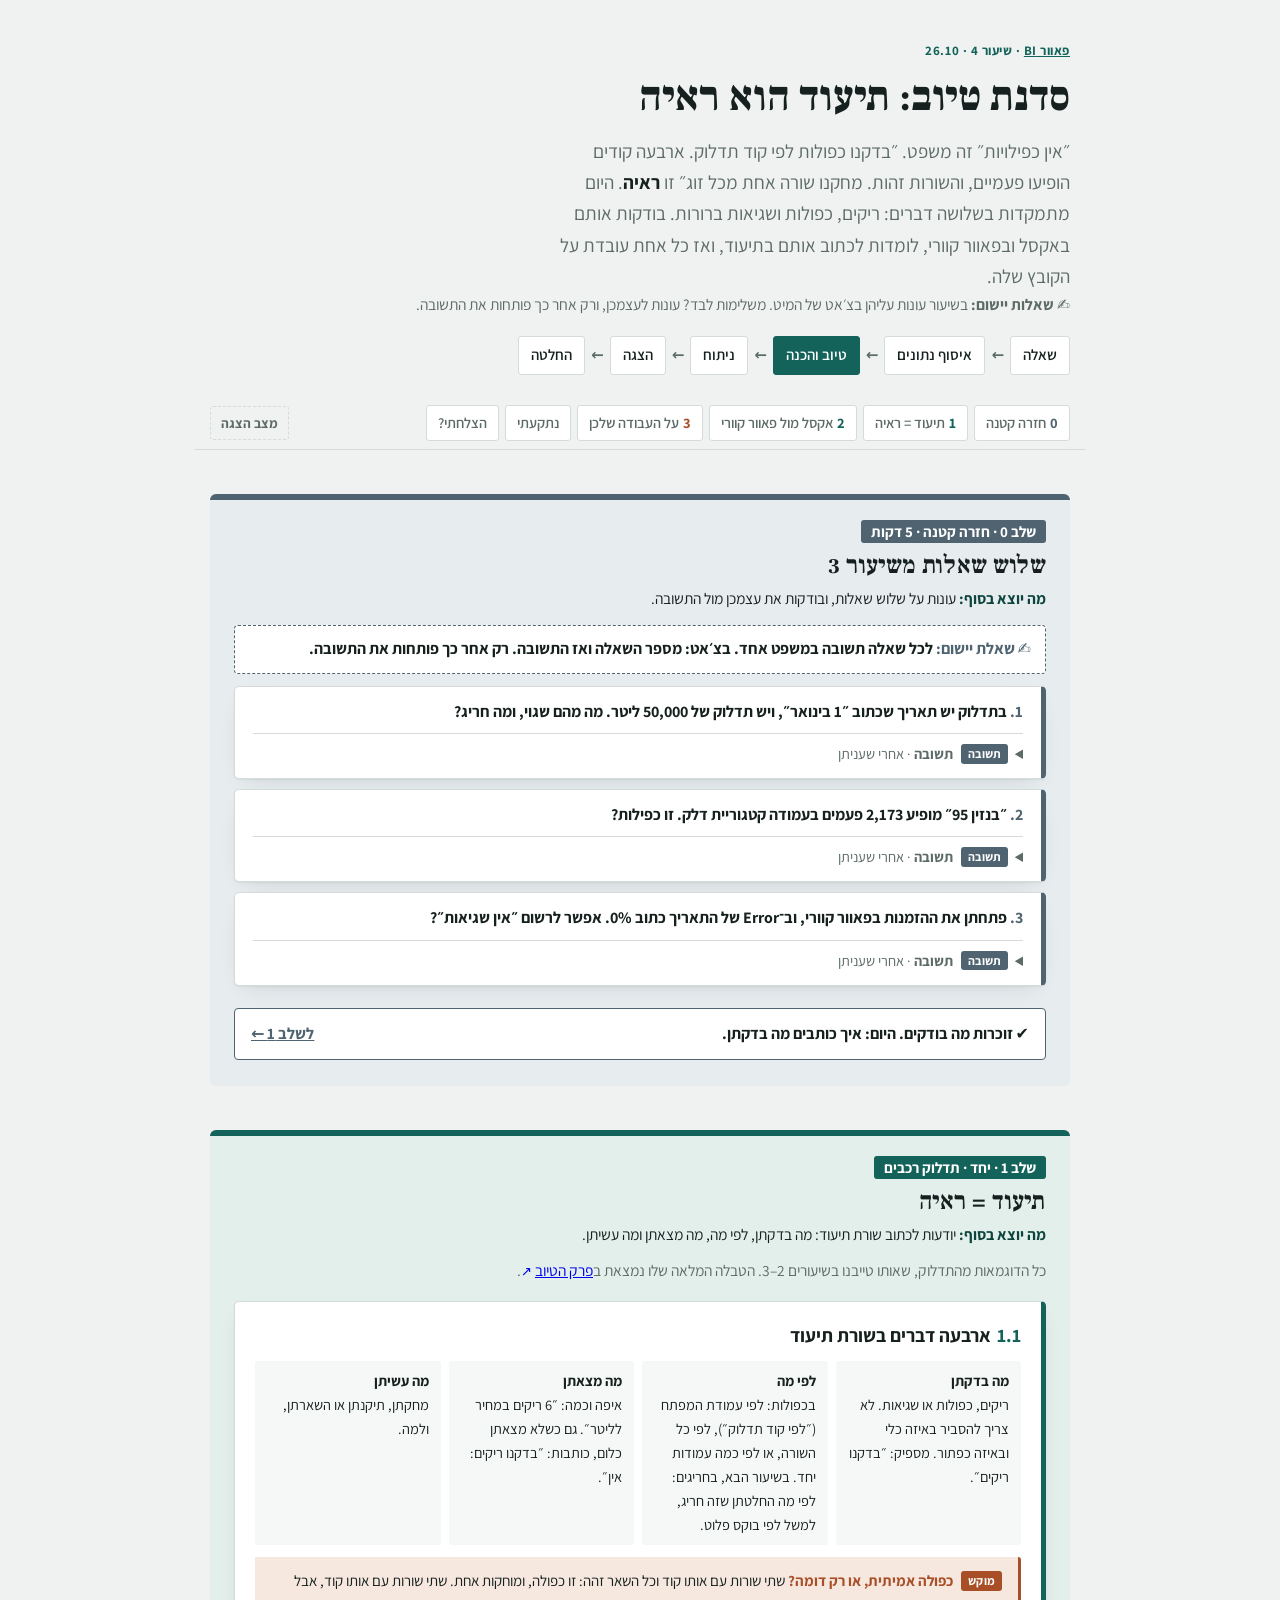
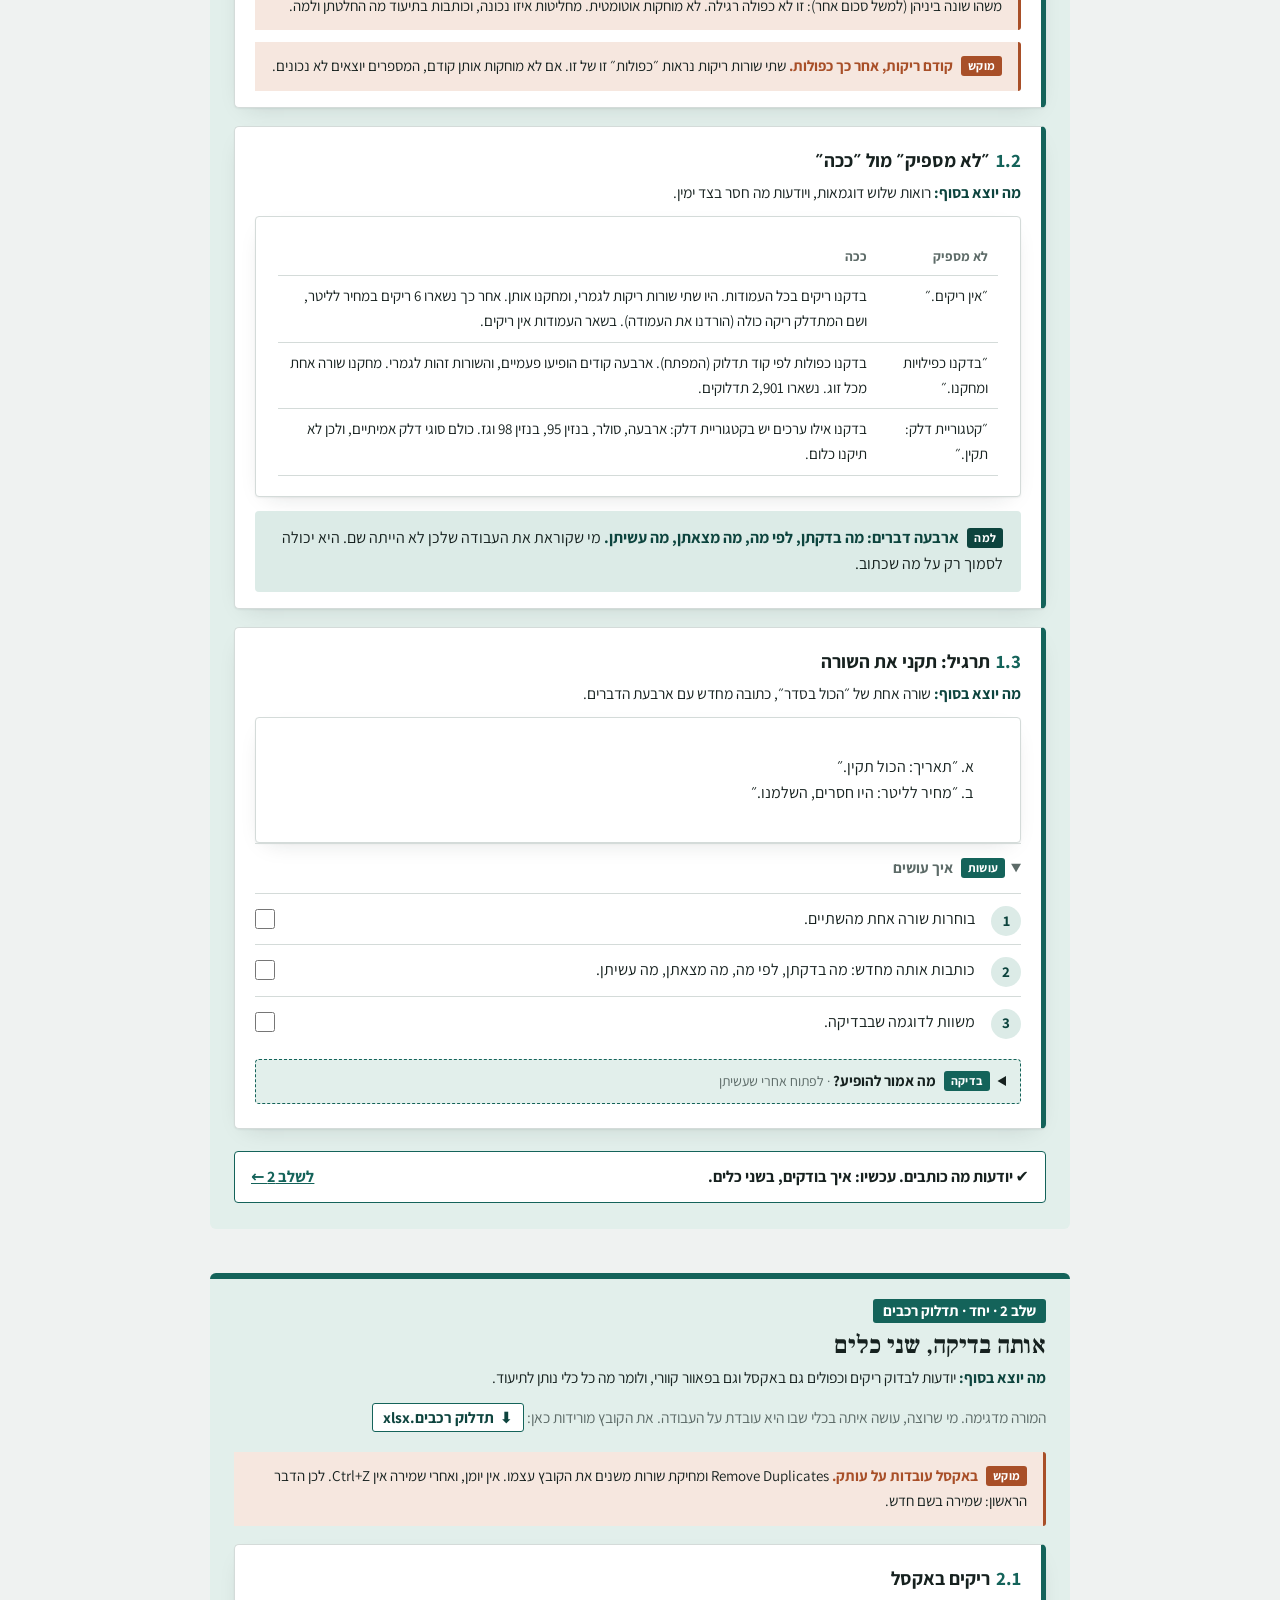
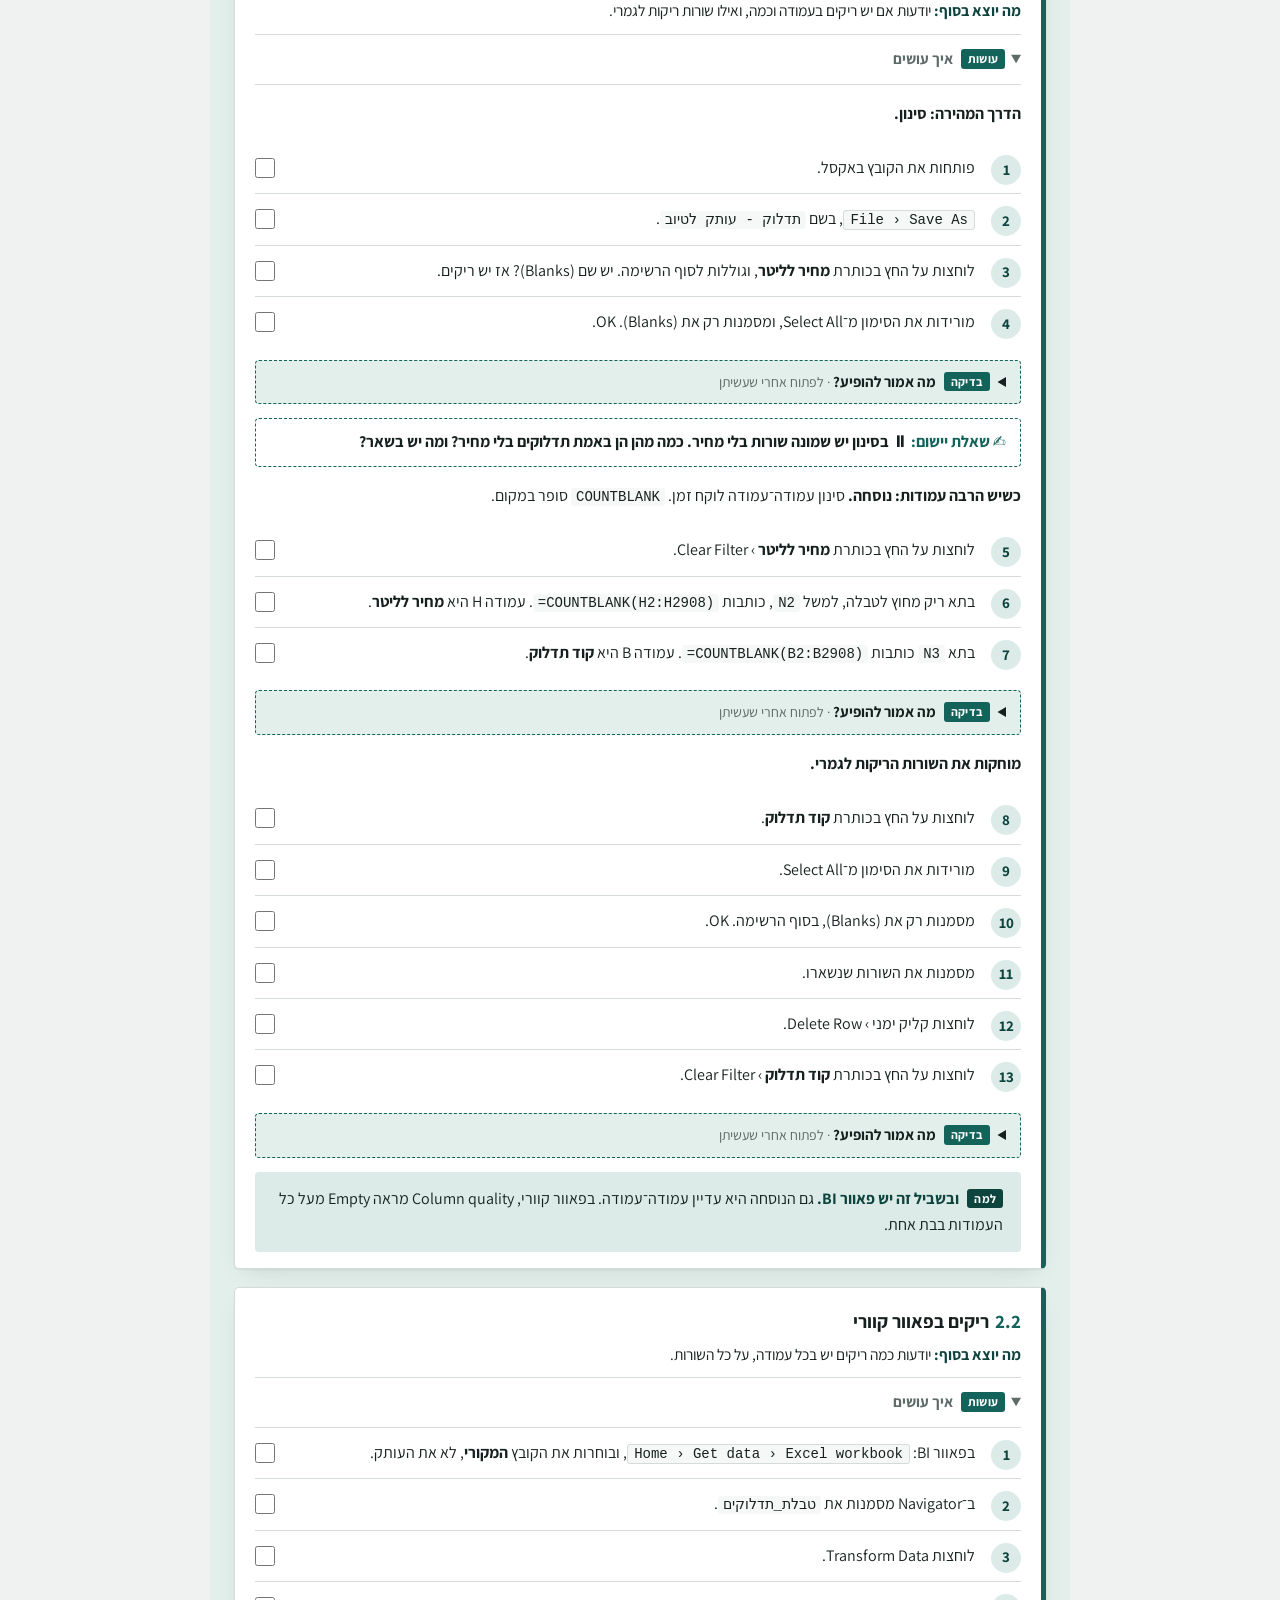
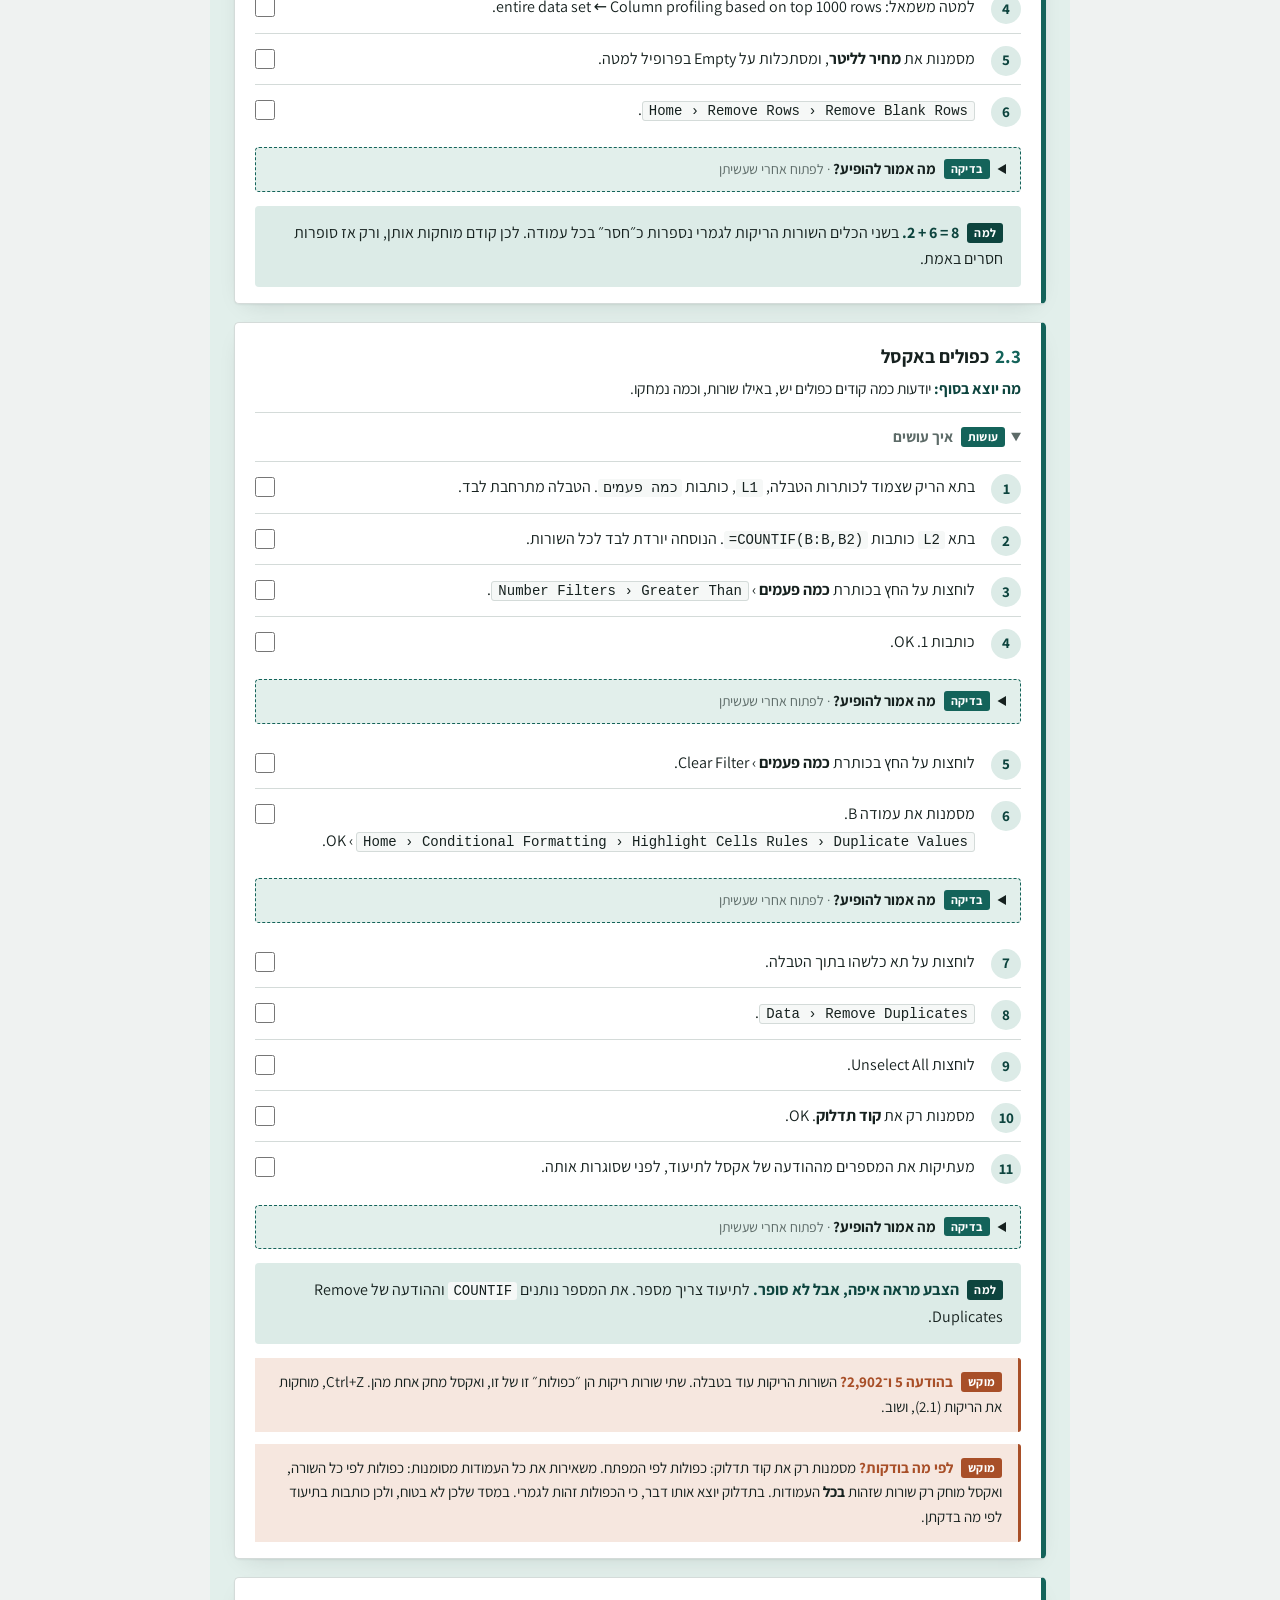
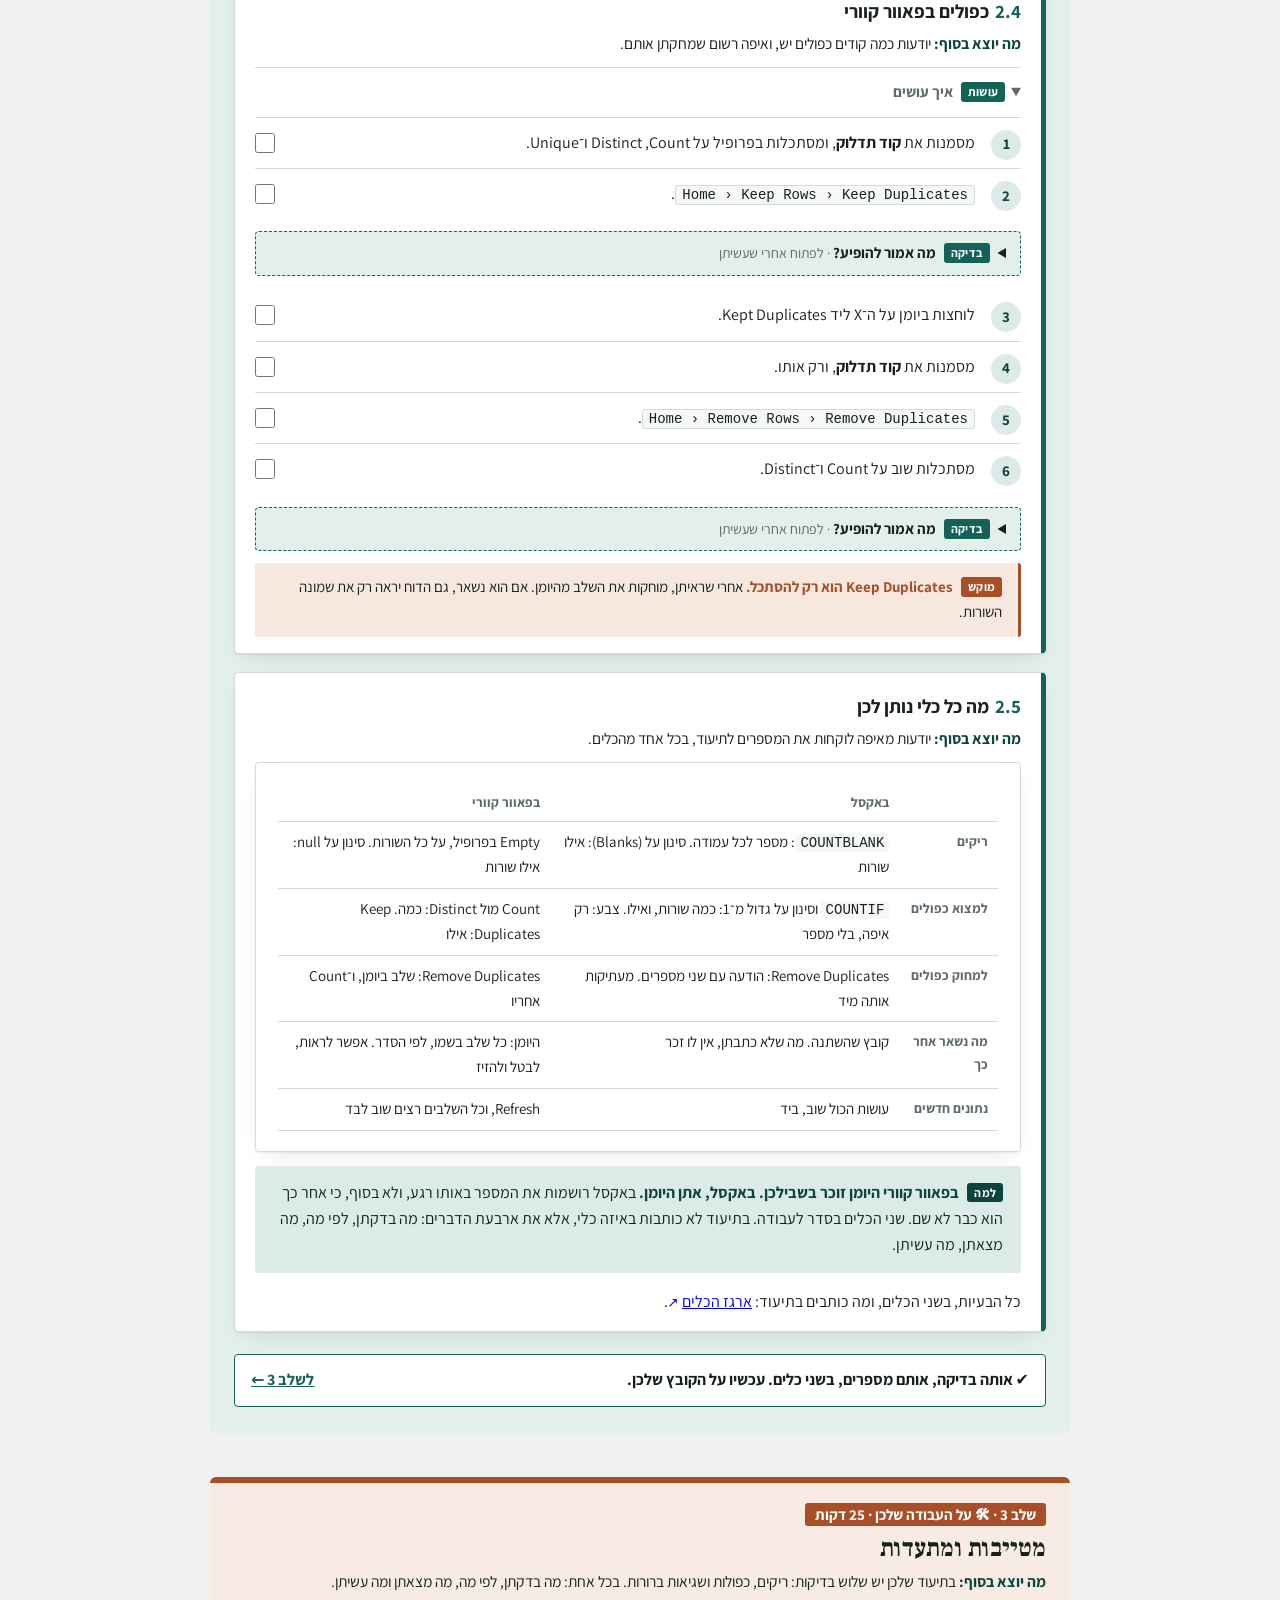
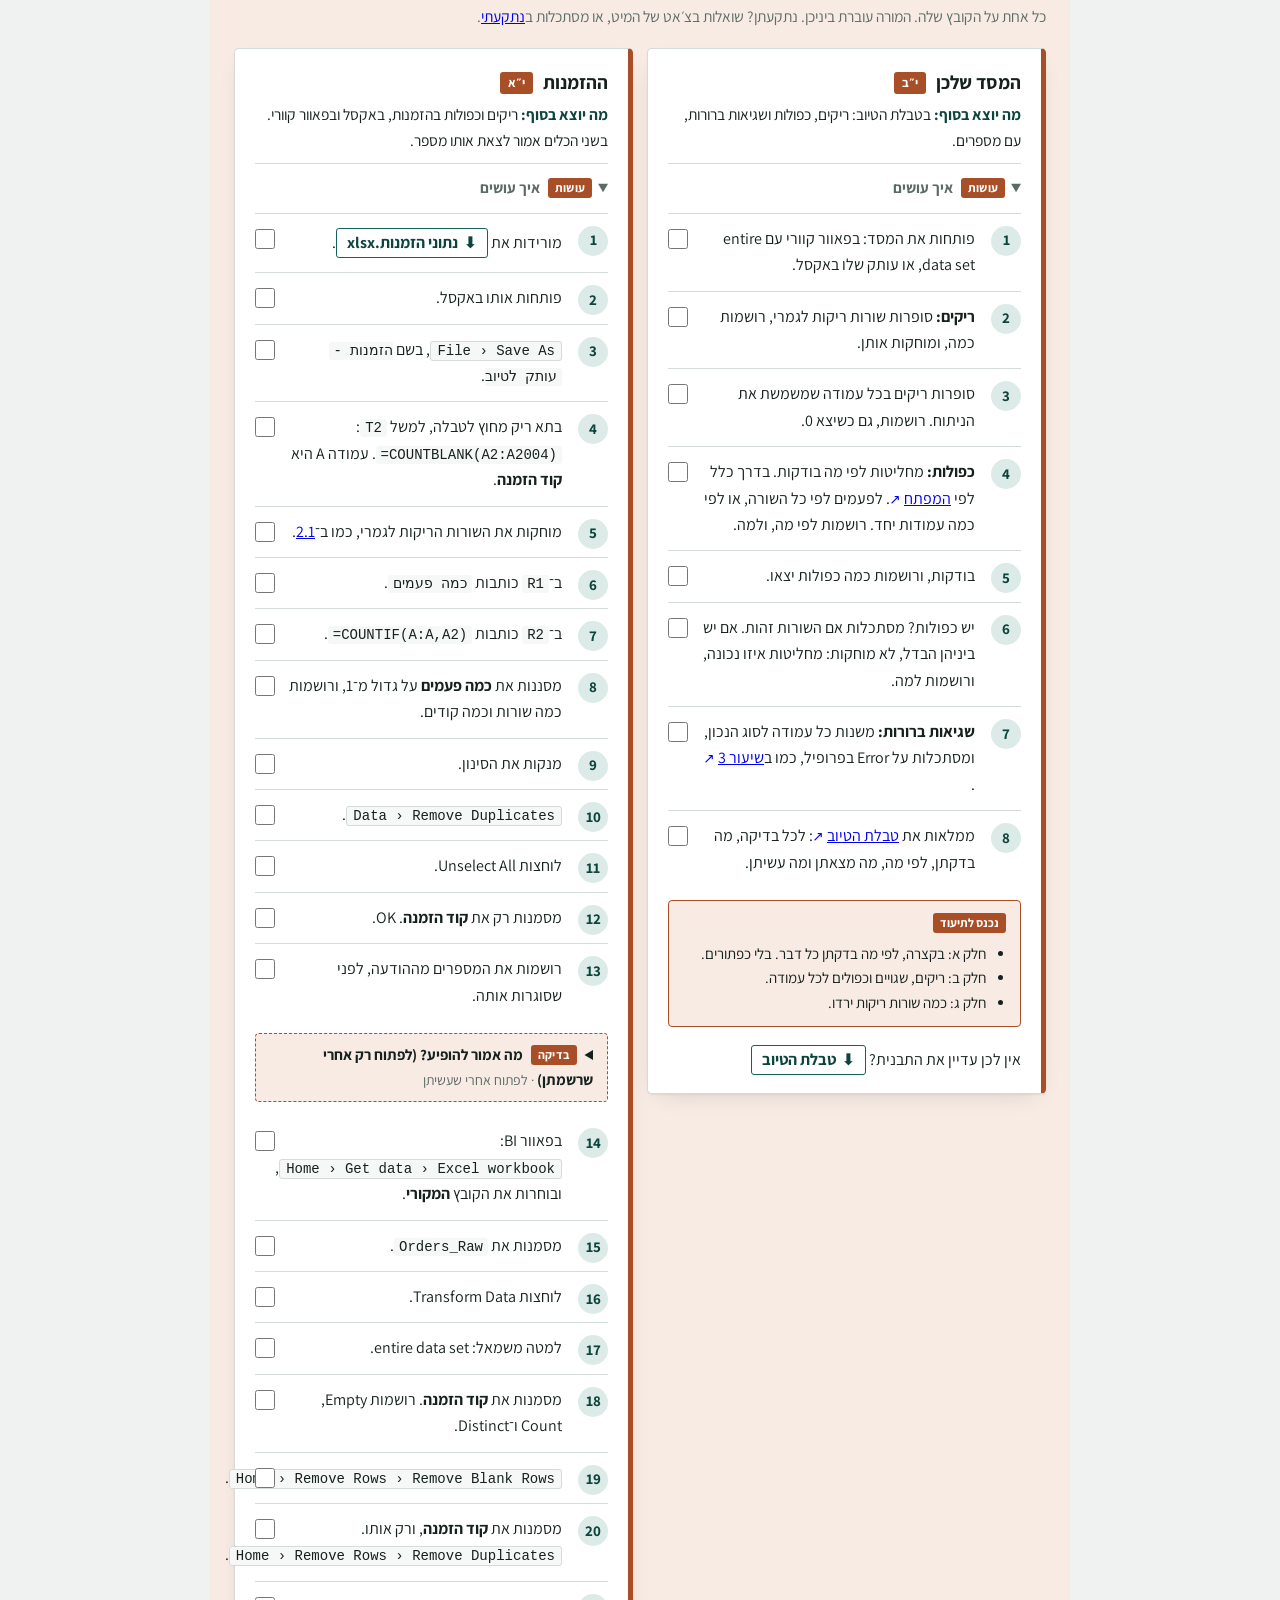
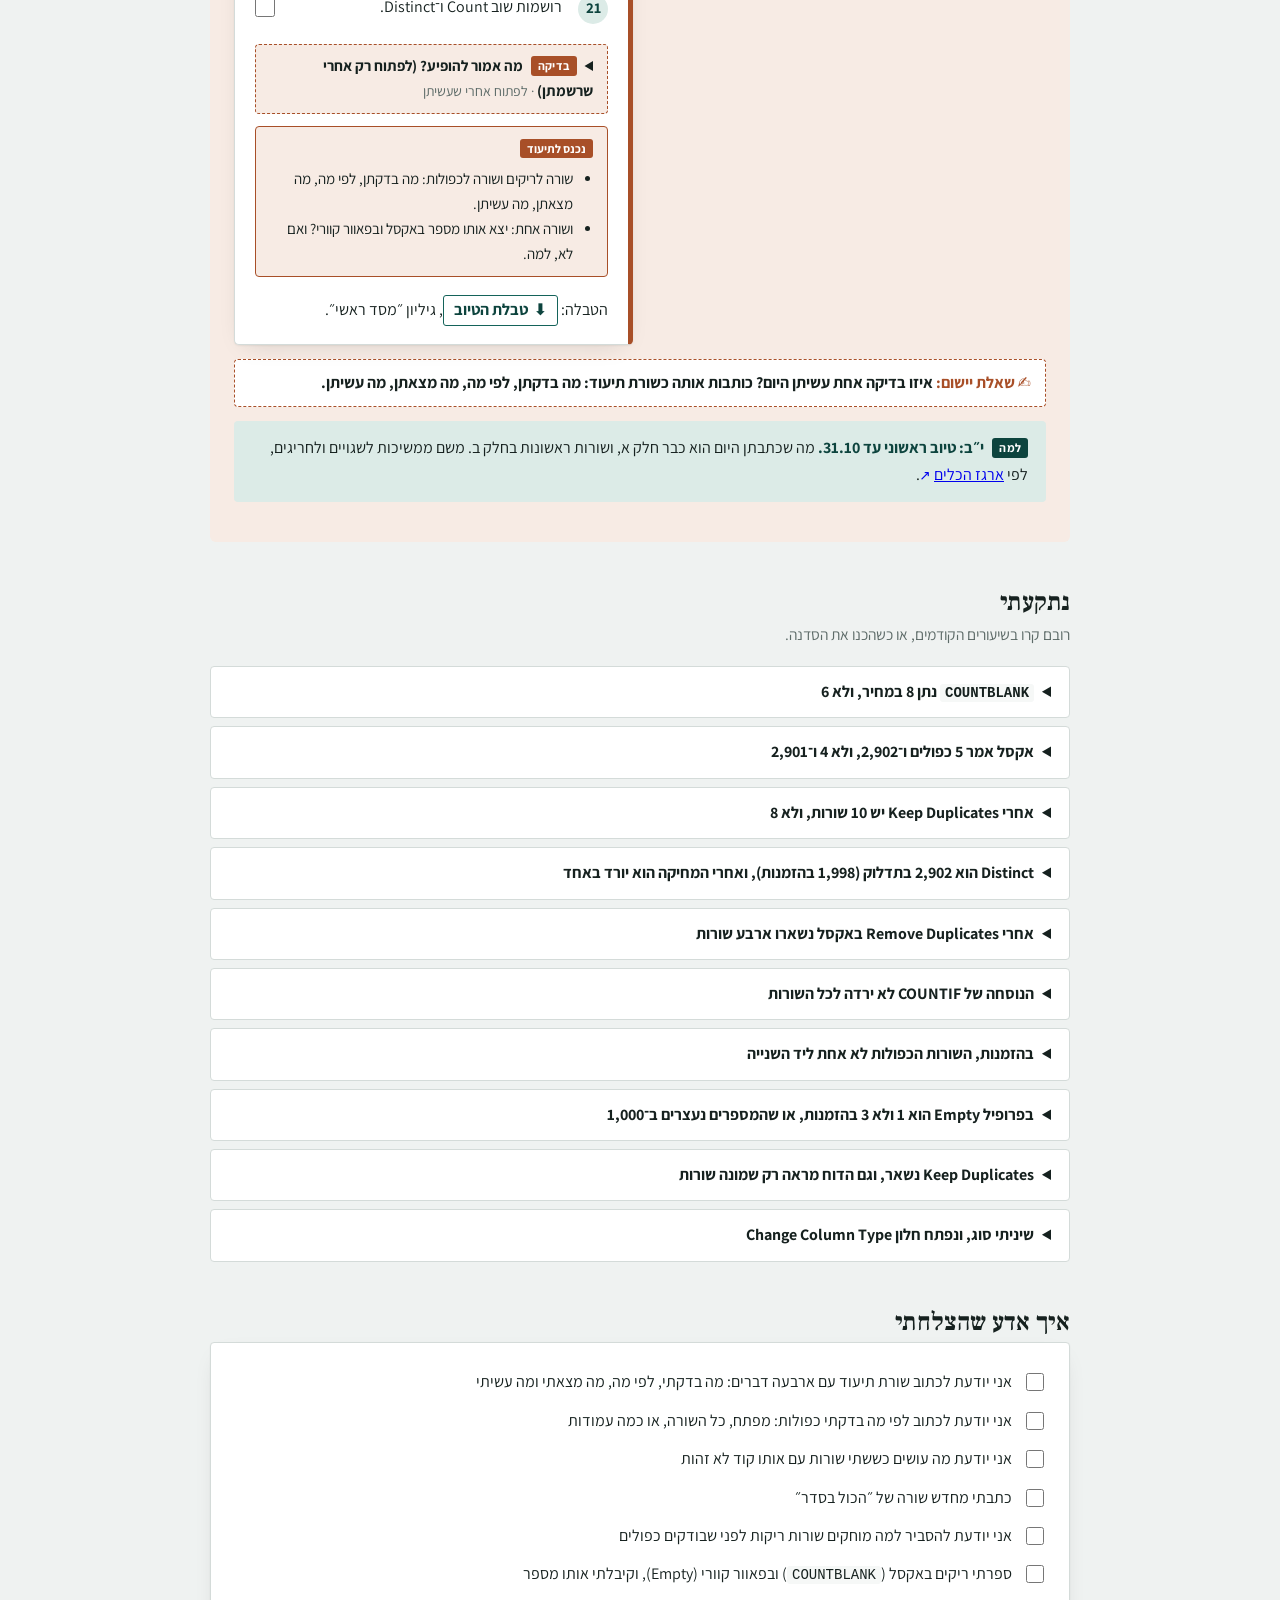
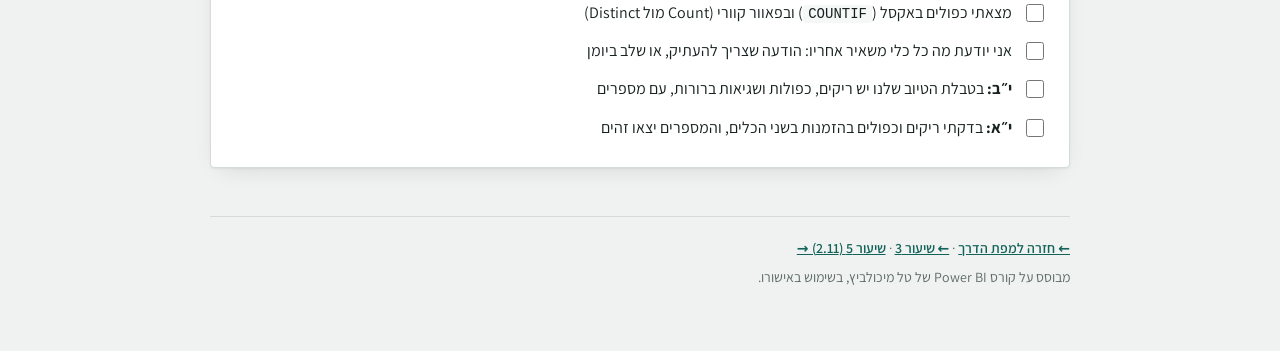
<file: lesson4.html>
<!doctype html>
<html lang="he" dir="rtl">
<head>
<meta charset="utf-8">
<meta name="viewport" content="width=device-width, initial-scale=1">
<title>שיעור 4 — סדנת טיוב: תיעוד הוא ראיה</title>
<link rel="preconnect" href="https://fonts.googleapis.com">
<link rel="preconnect" href="https://fonts.gstatic.com" crossorigin>
<link rel="stylesheet" href="https://fonts.googleapis.com/css2?family=Assistant:wght@400;600;700&family=Frank+Ruhl+Libre:wght@500;700;900&display=swap">
<link rel="stylesheet" href="style.css?v=7">
<script src="lesson.js?v=2" defer></script>
</head>
<body class="v2" data-lesson="lesson4">
<div class="wrap">
<!-- שיעור 4 (26.10): סדנת טיוב. נבנה בעבודת לילה 24.10. כל מספר בדף יוצא מ־כלים/בדיקת-סדנת-טיוב.py (הפלט: כלים/סדנת-טיוב-פלט.txt) -->

<header class="intro">
  <p class="eyebrow"><a href="index.html">פאוור BI</a> · שיעור 4 · 26.10</p>
  <h1>סדנת טיוב: תיעוד הוא ראיה</h1>
  <p class="lede">״אין כפילויות״ זה משפט. ״בדקנו כפולות לפי קוד תדלוק. ארבעה קודים הופיעו פעמיים, והשורות זהות. מחקנו שורה אחת מכל זוג״ זו <strong>ראיה</strong>.
  היום מתמקדות בשלושה דברים: ריקים, כפולות ושגיאות ברורות. בודקות אותם באקסל ובפאוור קוורי, לומדות לכתוב אותם בתיעוד, ואז כל אחת עובדת על הקובץ שלה.</p>
  <p class="sub">✍️ <b>שאלות יישום:</b> בשיעור עונות עליהן בצ׳אט של המיט. משלימות לבד? עונות לעצמכן, ורק אחר כך פותחות את התשובה.</p>
  <ul class="cycle" aria-label="מחזור הנתונים: אנחנו בשלב טיוב והכנה">
    <li>שאלה</li><li class="arr" aria-hidden="true">←</li>
    <li>איסוף נתונים</li><li class="arr" aria-hidden="true">←</li>
    <li class="here">טיוב והכנה</li><li class="arr" aria-hidden="true">←</li>
    <li>ניתוח</li><li class="arr" aria-hidden="true">←</li>
    <li>הצגה</li><li class="arr" aria-hidden="true">←</li>
    <li>החלטה</li>
  </ul>
</header>

<nav class="stages" aria-label="שלבי השיעור">
  <ol>
    <li class="s0"><a href="#recap"><span class="n">0</span>חזרה קטנה</a></li>
    <li class="s1"><a href="#s1"><span class="n">1</span>תיעוד = ראיה</a></li>
    <li class="s1"><a href="#compare"><span class="n">2</span>אקסל מול פאוור קוורי</a></li>
    <li class="s3"><a href="#own"><span class="n">3</span>על העבודה שלכן</a></li>
    <li><a href="#stuck">נתקעתי</a></li>
    <li><a href="#done">הצלחתי?</a></li>
  </ol>
  <button type="button" class="present-btn" aria-pressed="false">מצב הצגה</button>
</nav>

<!-- ===================== 0–5: חזרה קטנה ===================== -->
<section id="recap" class="stage s0 recap">
  <h2><span class="part">שלב 0 · חזרה קטנה · 5 דקות</span>שלוש שאלות משיעור 3</h2>
  <p class="out">עונות על שלוש שאלות, ובודקות את עצמכן מול התשובה.</p>
  <p class="chat">לכל שאלה תשובה במשפט אחד. בצ׳אט: מספר השאלה ואז התשובה. רק אחר כך פותחות את התשובה.</p>

  <ol class="qs">
    <li>
      <p>בתדלוק יש תאריך שכתוב ״1 בינואר״, ויש תדלוק של 50,000 ליטר. מה מהם <b>שגוי</b>, ומה <b>חריג</b>?</p>
      <details class="ans"><summary>תשובה</summary>
        <p>״1 בינואר״ <b>שגוי</b>: התאריך נכון, אבל הוא כתוב במילים, והתוכנה לא קוראת אותו. מוצאות אותו כשמשנות סוג, והוא הופך ל־<span class="en">Error</span>.
        ‏50,000 ליטר <b>חריג</b>: הוא כתוב נכון, אבל לא אפשרי. מוצאות אותו ב־<span class="en">Min</span> ו־<span class="en">Max</span>, כששואלות ״זה אפשרי?״.
        עוד על זה ב<a href="tiyuv.html#what" target="_blank" rel="noopener">פרק הטיוב</a>.</p>
      </details>
    </li>
    <li>
      <p>״בנזין 95״ מופיע 2,173 פעמים בעמודה <b>קטגוריית דלק</b>. זו כפילות?</p>
      <details class="ans"><summary>תשובה</summary>
        <p>לא. כפילות היא <b>אותה רשומה</b> פעמיים. לכן בודקות אותה לפי <b>המפתח</b>: עמודה שאמורה להיות שונה בכל שורה. בתדלוק זה <b>קוד תדלוק</b>.
        סוג דלק אמור לחזור על עצמו.</p>
      </details>
    </li>
    <li>
      <p>פתחתן את ההזמנות בפאוור קוורי, וב־<span class="en">Error</span> של התאריך כתוב 0%. אפשר לרשום ״אין שגיאות״?</p>
      <details class="ans"><summary>תשובה</summary>
        <p>עוד לא. בלי <span class="en">entire data set</span> הפרופיל בודק רק את 1,000 השורות הראשונות. בהזמנות, התאריך השגוי נמצא בשורה 1,237.
        לכן בודקות תמיד על כל השורות.</p>
      </details>
    </li>
  </ol>
  <div class="next">✔ זוכרות מה בודקים. היום: איך כותבים מה בדקתן. <a href="#s1">לשלב 1 ←</a></div>
</section>

<!-- ===================== 5–15: תיעוד = ראיה ===================== -->
<section id="s1" class="stage s1">
  <h2><span class="part">שלב 1 · יחד · תדלוק רכבים</span>תיעוד = ראיה</h2>
  <p class="out">יודעות לכתוב שורת תיעוד: מה בדקתן, לפי מה, מה מצאתן ומה עשיתן.</p>
  <p class="sub">כל הדוגמאות מהתדלוק, שאותו טייבנו בשיעורים 2–3. הטבלה המלאה שלו נמצאת ב<a href="tiyuv.html#example" target="_blank" rel="noopener">פרק הטיוב</a>.</p>

  <article class="topic">
    <h3><span class="t">1.1</span>ארבעה דברים בשורת תיעוד</h3>
    <ul class="verbs">
      <li><b>מה בדקתן</b>ריקים, כפולות או שגיאות. לא צריך להסביר באיזה כלי ובאיזה כפתור. מספיק: ״בדקנו ריקים״.</li>
      <li><b>לפי מה</b>בכפולות: לפי עמודת המפתח (״לפי קוד תדלוק״), לפי כל השורה, או לפי כמה עמודות יחד. בשיעור הבא, בחריגים: לפי מה החלטתן שזה חריג, למשל לפי בוקס פלוט.</li>
      <li><b>מה מצאתן</b>איפה וכמה: ״6 ריקים במחיר לליטר״. גם כשלא מצאתן כלום, כותבות: ״בדקנו ריקים: אין״.</li>
      <li><b>מה עשיתן</b>מחקתן, תיקנתן או השארתן, ולמה.</li>
    </ul>
    <div class="trap"><b>כפולה אמיתית, או רק דומה?</b> שתי שורות עם אותו קוד וכל השאר זהה: זו כפולה, ומוחקות אחת.
    שתי שורות עם אותו קוד, אבל משהו שונה ביניהן (למשל סכום אחר): זו לא כפולה רגילה. לא מוחקות אוטומטית. מחליטות איזו נכונה, וכותבות בתיעוד מה החלטתן ולמה.</div>
    <div class="trap"><b>קודם ריקות, אחר כך כפולות.</b> שתי שורות ריקות נראות ״כפולות״ זו של זו. אם לא מוחקות אותן קודם, המספרים יוצאים לא נכונים.</div>
  </article>

  <article class="topic">
    <h3><span class="t">1.2</span>״לא מספיק״ מול ״ככה״</h3>
    <p class="out">רואות שלוש דוגמאות, ויודעות מה חסר בצד ימין.</p>
    <div class="box scroll">
      <table>
        <thead><tr><th>לא מספיק</th><th>ככה</th></tr></thead>
        <tbody>
          <tr><td>״אין ריקים.״</td><td>בדקנו ריקים בכל העמודות. היו שתי שורות ריקות לגמרי, ומחקנו אותן. אחר כך נשארו 6 ריקים במחיר לליטר, ושם המתדלק ריקה כולה (הורדנו את העמודה). בשאר העמודות אין ריקים.</td></tr>
          <tr><td>״בדקנו כפילויות ומחקנו.״</td><td>בדקנו כפולות לפי קוד תדלוק (המפתח). ארבעה קודים הופיעו פעמיים, והשורות זהות לגמרי. מחקנו שורה אחת מכל זוג. נשארו 2,901 תדלוקים.</td></tr>
          <tr><td>״קטגוריית דלק: תקין.״</td><td>בדקנו אילו ערכים יש בקטגוריית דלק: ארבעה, סולר, בנזין 95, בנזין 98 וגז. כולם סוגי דלק אמיתיים, ולכן לא תיקנו כלום.</td></tr>
        </tbody>
      </table>
    </div>
    <div class="why"><b>ארבעה דברים: מה בדקתן, לפי מה, מה מצאתן, מה עשיתן.</b>
    מי שקוראת את העבודה שלכן לא הייתה שם. היא יכולה לסמוך רק על מה שכתוב.</div>
  </article>

  <article class="topic">
    <h3><span class="t">1.3</span>תרגיל: תקני את השורה</h3>
    <p class="out">שורה אחת של ״הכול בסדר״, כתובה מחדש עם ארבעת הדברים.</p>
    <div class="box">
      <ol style="list-style-type: hebrew">
        <li>״תאריך: הכול תקין.״</li>
        <li>״מחיר לליטר: היו חסרים, השלמנו.״</li>
      </ol>
    </div>
    <details class="how" open><summary>איך עושים</summary>
      <ol class="do">
        <li>בוחרות שורה אחת מהשתיים.</li>
        <li>כותבות אותה מחדש: מה בדקתן, לפי מה, מה מצאתן, מה עשיתן.</li>
        <li>משוות לדוגמה שבבדיקה.</li>
      </ol>
      <details class="ok"><summary>מה אמור להופיע?</summary>
        <p>לא חייב להיות מילה במילה. חייבים להיות ארבעת הדברים. למשל:</p>
        <ol style="list-style-type: hebrew">
          <li>בדקנו שגיאות בתאריך, אחרי שהפכנו אותו לסוג תאריך. הייתה שגיאה אחת: תאריך שכתוב במילים, ״1 בינואר״. תיקנו ל־01/01/2026.</li>
          <li>בדקנו ריקים במחיר לליטר: 6 ריקים, כולם בנזין 95 בינואר. בינואר כל שאר התדלוקים של בנזין 95 עלו 7.40, ולכן השלמנו 7.40.</li>
        </ol>
      </details>
    </details>
  </article>

  <div class="next">✔ יודעות מה כותבים. עכשיו: איך בודקים, בשני כלים. <a href="#compare">לשלב 2 ←</a></div>
</section>

<!-- ===================== 15–30: אותה בדיקה, שני כלים ===================== -->
<section id="compare" class="stage s1">
  <h2><span class="part">שלב 2 · יחד · תדלוק רכבים</span>אותה בדיקה, שני כלים</h2>
  <p class="out">יודעות לבדוק ריקים וכפולים גם באקסל וגם בפאוור קוורי, ולומר מה כל כלי נותן לתיעוד.</p>
  <p class="sub">המורה מדגימה. מי שרוצה, עושה איתה בכלי שבו היא עובדת על העבודה. את הקובץ מורידות כאן: <a class="file" href="files/fuel.xlsx" download="תדלוק רכבים.xlsx">תדלוק רכבים.xlsx</a></p>
  <div class="trap"><b>באקסל עובדות על עותק.</b> ‏<span class="en">Remove Duplicates</span> ומחיקת שורות משנים את הקובץ עצמו. אין יומן, ואחרי שמירה אין <span class="en">Ctrl+Z</span>.
  לכן הדבר הראשון: שמירה בשם חדש.</div>

  <article class="topic">
    <h3><span class="t">2.1</span>ריקים באקסל</h3>
    <p class="out">יודעות אם יש ריקים בעמודה וכמה, ואילו שורות ריקות לגמרי.</p>
    <details class="how" open><summary>איך עושים</summary>
      <p><b>הדרך המהירה: סינון.</b></p>
      <ol class="do">
        <li>פותחות את הקובץ באקסל.</li>
        <li><span class="path">File › Save As</span>, בשם <code>תדלוק - עותק לטיוב</code>.</li>
        <li>לוחצות על החץ בכותרת <b>מחיר לליטר</b>, וגוללות לסוף הרשימה. יש שם <span class="en">(Blanks)</span>? אז יש ריקים.</li>
        <li>מורידות את הסימון מ־<span class="en">Select All</span>, ומסמנות רק את <span class="en">(Blanks)</span>. <span class="en">OK</span>.</li>
      </ol>
      <details class="ok"><summary>מה אמור להופיע?</summary>
        שמונה שורות.</details>
      <p class="chat">⏸ בסינון יש שמונה שורות בלי מחיר. כמה מהן הן באמת תדלוקים בלי מחיר? ומה יש בשאר?</p>

      <p><b>כשיש הרבה עמודות: נוסחה.</b> סינון עמודה־עמודה לוקח זמן. ‏<code>COUNTBLANK</code> סופר במקום.</p>
      <ol class="do">
        <li>לוחצות על החץ בכותרת <b>מחיר לליטר</b> › <span class="en">Clear Filter</span>.</li>
        <li>בתא ריק מחוץ לטבלה, למשל <code>N2</code>, כותבות <code>=COUNTBLANK(H2:H2908)</code>. עמודה H היא <b>מחיר לליטר</b>.</li>
        <li>בתא <code>N3</code> כותבות <code>=COUNTBLANK(B2:B2908)</code>. עמודה B היא <b>קוד תדלוק</b>.</li>
      </ol>
      <details class="ok"><summary>מה אמור להופיע?</summary>
        מחיר לליטר: 8. קוד תדלוק: 2.</details>

      <p><b>מוחקות את השורות הריקות לגמרי.</b></p>
      <ol class="do">
        <li>לוחצות על החץ בכותרת <b>קוד תדלוק</b>.</li>
        <li>מורידות את הסימון מ־<span class="en">Select All</span>.</li>
        <li>מסמנות רק את <span class="en">(Blanks)</span>, בסוף הרשימה. <span class="en">OK</span>.</li>
        <li>מסמנות את השורות שנשארו.</li>
        <li>לוחצות קליק ימני › <span class="en">Delete Row</span>.</li>
        <li>לוחצות על החץ בכותרת <b>קוד תדלוק</b> › <span class="en">Clear Filter</span>.</li>
      </ol>
      <details class="ok"><summary>מה אמור להופיע?</summary>
        בסינון: שתי שורות ריקות לגמרי, 79 ו־113. אחרי המחיקה הנוסחאות מתעדכנות לבד: מחיר לליטר 6, קוד תדלוק 0.</details>
    </details>
    <div class="why"><b>ובשביל זה יש פאוור BI.</b> גם הנוסחה היא עדיין עמודה־עמודה. בפאוור קוורי, ‏<span class="en">Column quality</span> מראה <span class="en">Empty</span> מעל כל העמודות בבת אחת.</div>
  </article>

  <article class="topic">
    <h3><span class="t">2.2</span>ריקים בפאוור קוורי</h3>
    <p class="out">יודעות כמה ריקים יש בכל עמודה, על כל השורות.</p>
    <details class="how" open><summary>איך עושים</summary>
      <ol class="do">
        <li>בפאוור BI: <span class="path">Home › Get data › Excel workbook</span>, ובוחרות את הקובץ <b>המקורי</b>, לא את העותק.</li>
        <li>ב־<span class="en">Navigator</span> מסמנות את <code>טבלת_תדלוקים</code>.</li>
        <li>לוחצות <span class="en">Transform Data</span>.</li>
        <li>למטה משמאל: <span class="en">Column profiling based on top 1000 rows</span> ← <span class="en">entire data set</span>.</li>
        <li>מסמנות את <b>מחיר לליטר</b>, ומסתכלות על <span class="en">Empty</span> בפרופיל למטה.</li>
        <li><span class="path">Home › Remove Rows › Remove Blank Rows</span>.</li>
      </ol>
      <details class="ok"><summary>מה אמור להופיע?</summary>
        לפני: <span class="en">Empty</span> 8 במחיר לליטר. אחרי <span class="en">Remove Blank Rows</span>: ‏6. ביומן נוסף השלב <span class="en">Removed Blank Rows</span>.</details>
    </details>
    <div class="why"><b>8 = 6 + 2.</b> בשני הכלים השורות הריקות לגמרי נספרות כ״חסר״ בכל עמודה. לכן קודם מוחקות אותן, ורק אז סופרות חסרים באמת.</div>
  </article>

  <article class="topic">
    <h3><span class="t">2.3</span>כפולים באקסל</h3>
    <p class="out">יודעות כמה קודים כפולים יש, באילו שורות, וכמה נמחקו.</p>
    <details class="how" open><summary>איך עושים</summary>
      <ol class="do">
        <li>בתא הריק שצמוד לכותרות הטבלה, <code>L1</code>, כותבות <code>כמה פעמים</code>. הטבלה מתרחבת לבד.</li>
        <li>בתא <code>L2</code> כותבות <code>=COUNTIF(B:B,B2)</code>. הנוסחה יורדת לבד לכל השורות.</li>
        <li>לוחצות על החץ בכותרת <b>כמה פעמים</b> › <span class="path">Number Filters › Greater Than</span>.</li>
        <li>כותבות 1. <span class="en">OK</span>.</li>
      </ol>
      <details class="ok"><summary>מה אמור להופיע?</summary>
        שמונה שורות. ארבעה קודים, כל אחד פעמיים, זה מתחת לזה.</details>
      <ol class="do">
        <li>לוחצות על החץ בכותרת <b>כמה פעמים</b> › <span class="en">Clear Filter</span>.</li>
        <li>מסמנות את עמודה B. <span class="path">Home › Conditional Formatting › Highlight Cells Rules › Duplicate Values</span> › <span class="en">OK</span>.</li>
      </ol>
      <details class="ok"><summary>מה אמור להופיע?</summary>
        שמונה תאים צבועים בעמודת הקוד.</details>
      <ol class="do">
        <li>לוחצות על תא כלשהו בתוך הטבלה.</li>
        <li><span class="path">Data › Remove Duplicates</span>.</li>
        <li>לוחצות <span class="en">Unselect All</span>.</li>
        <li>מסמנות רק את <b>קוד תדלוק</b>. <span class="en">OK</span>.</li>
        <li>מעתיקות את המספרים מההודעה של אקסל לתיעוד, לפני שסוגרות אותה.</li>
      </ol>
      <details class="ok"><summary>מה אמור להופיע?</summary>
        בהודעה: 4 ערכים כפולים נמצאו ונמחקו, ו־2,901 ערכים ייחודיים נשארו. בעמודה <b>כמה פעמים</b>: ‏1 בכל השורות.</details>
    </details>
    <div class="why"><b>הצבע מראה איפה, אבל לא סופר.</b> לתיעוד צריך מספר. את המספר נותנים <code>COUNTIF</code> וההודעה של <span class="en">Remove Duplicates</span>.</div>
    <div class="trap"><b>בהודעה 5 ו־2,902?</b> השורות הריקות עוד בטבלה. שתי שורות ריקות הן ״כפולות״ זו של זו, ואקסל מחק אחת מהן. <span class="en">Ctrl+Z</span>, מוחקות את הריקות (2.1), ושוב.</div>
    <div class="trap"><b>לפי מה בודקות?</b> מסמנות רק את קוד תדלוק: כפולות לפי המפתח. משאירות את כל העמודות מסומנות: כפולות לפי כל השורה, ואקסל מוחק רק שורות שזהות <b>בכל</b> העמודות.
    בתדלוק יוצא אותו דבר, כי הכפולות זהות לגמרי. במסד שלכן לא בטוח, ולכן כותבות בתיעוד לפי מה בדקתן.</div>
  </article>

  <article class="topic">
    <h3><span class="t">2.4</span>כפולים בפאוור קוורי</h3>
    <p class="out">יודעות כמה קודים כפולים יש, ואיפה רשום שמחקתן אותם.</p>
    <details class="how" open><summary>איך עושים</summary>
      <ol class="do">
        <li>מסמנות את <b>קוד תדלוק</b>, ומסתכלות בפרופיל על <span class="en">Count</span>, ‏<span class="en">Distinct</span> ו־<span class="en">Unique</span>.</li>
        <li><span class="path">Home › Keep Rows › Keep Duplicates</span>.</li>
      </ol>
      <details class="ok"><summary>מה אמור להופיע?</summary>
        בפרופיל: <span class="en" dir="ltr">Count 2,905</span>, <span class="en" dir="ltr">Distinct 2,901</span>, <span class="en" dir="ltr">Unique 2,897</span>.
        אחרי <span class="en">Keep Duplicates</span>: שמונה שורות, ארבעה קודים, כל אחד פעמיים, והשורות זהות.</details>
      <ol class="do">
        <li>לוחצות ביומן על ה־X ליד <span class="en">Kept Duplicates</span>.</li>
        <li>מסמנות את <b>קוד תדלוק</b>, ורק אותו.</li>
        <li><span class="path">Home › Remove Rows › Remove Duplicates</span>.</li>
        <li>מסתכלות שוב על <span class="en">Count</span> ו־<span class="en">Distinct</span>.</li>
      </ol>
      <details class="ok"><summary>מה אמור להופיע?</summary>
        <span class="en" dir="ltr">Count 2,901</span>, <span class="en" dir="ltr">Distinct 2,901</span>. ביומן: <span class="en">Removed Blank Rows</span> ואחריו <span class="en">Removed Duplicates</span>, ואין <span class="en">Kept Duplicates</span>.</details>
    </details>
    <div class="trap"><b><span class="en">Keep Duplicates</span> הוא רק להסתכל.</b> אחרי שראיתן, מוחקות את השלב מהיומן. אם הוא נשאר, גם הדוח יראה רק את שמונה השורות.</div>
  </article>

  <article class="topic">
    <h3><span class="t">2.5</span>מה כל כלי נותן לכן</h3>
    <p class="out">יודעות מאיפה לוקחות את המספרים לתיעוד, בכל אחד מהכלים.</p>
    <div class="box scroll">
      <table>
        <thead><tr><th></th><th>באקסל</th><th>בפאוור קוורי</th></tr></thead>
        <tbody>
          <tr><th>ריקים</th><td><code>COUNTBLANK</code>: מספר לכל עמודה. סינון על <span class="en">(Blanks)</span>: אילו שורות</td><td><span class="en">Empty</span> בפרופיל, על כל השורות. סינון על <span class="en">null</span>: אילו שורות</td></tr>
          <tr><th>למצוא כפולים</th><td><code>COUNTIF</code> וסינון על גדול מ־1: כמה שורות, ואילו. צבע: רק איפה, בלי מספר</td><td><span class="en">Count</span> מול <span class="en">Distinct</span>: כמה. <span class="en">Keep Duplicates</span>: אילו</td></tr>
          <tr><th>למחוק כפולים</th><td><span class="en">Remove Duplicates</span>: הודעה עם שני מספרים. מעתיקות אותה מיד</td><td><span class="en">Remove Duplicates</span>: שלב ביומן, ו־<span class="en">Count</span> אחריו</td></tr>
          <tr><th>מה נשאר אחר כך</th><td>קובץ שהשתנה. מה שלא כתבתן, אין לו זכר</td><td>היומן: כל שלב בשמו, לפי הסדר. אפשר לראות, לבטל ולהזיז</td></tr>
          <tr><th>נתונים חדשים</th><td>עושות הכול שוב, ביד</td><td><span class="en">Refresh</span>, וכל השלבים רצים שוב לבד</td></tr>
        </tbody>
      </table>
    </div>
    <div class="why"><b>בפאוור קוורי היומן זוכר בשבילכן. באקסל, אתן היומן.</b> באקסל רושמות את המספר באותו רגע, ולא בסוף, כי אחר כך הוא כבר לא שם.
    שני הכלים בסדר לעבודה. בתיעוד לא כותבות באיזה כלי, אלא את ארבעת הדברים: מה בדקתן, לפי מה, מה מצאתן, מה עשיתן.</div>
    <p>כל הבעיות, בשני הכלים, ומה כותבים בתיעוד: <a href="kelim.html" target="_blank" rel="noopener">ארגז הכלים</a>.</p>
  </article>

  <div class="next">✔ אותה בדיקה, אותם מספרים, בשני כלים. עכשיו על הקובץ שלכן. <a href="#own">לשלב 3 ←</a></div>
</section>

<!-- ===================== 30–60: על העבודה שלכן ===================== -->
<section id="own" class="stage s3 own">
  <h2><span class="part">שלב 3 · 🛠 על העבודה שלכן · 25 דקות</span>מטייבות ומתעדות</h2>
  <p class="out">בתיעוד שלכן יש שלוש בדיקות: ריקים, כפולות ושגיאות ברורות. בכל אחת: מה בדקתן, לפי מה, מה מצאתן ומה עשיתן.</p>
  <p class="sub">כל אחת על הקובץ שלה. המורה עוברת ביניכן. נתקעתן? שואלות בצ׳אט של המיט, או מסתכלות ב<a href="#stuck">נתקעתי</a>.</p>

  <div class="tracks">
    <article class="topic">
      <h3>המסד שלכן <span class="who">י״ב</span></h3>
      <p class="out">בטבלת הטיוב: ריקים, כפולות ושגיאות ברורות, עם מספרים.</p>
      <details class="how" open><summary>איך עושים</summary>
        <ol class="do">
          <li>פותחות את המסד: בפאוור קוורי עם <span class="en">entire data set</span>, או עותק שלו באקסל.</li>
          <li><b>ריקים:</b> סופרות שורות ריקות לגמרי, רושמות כמה, ומוחקות אותן.</li>
          <li>סופרות ריקים בכל עמודה שמשמשת את הניתוח. רושמות, גם כשיצא 0.</li>
          <li><b>כפולות:</b> מחליטות לפי מה בודקות. בדרך כלל לפי <a href="tiyuv.html#what" target="_blank" rel="noopener">המפתח</a>. לפעמים לפי כל השורה, או לפי כמה עמודות יחד. רושמות לפי מה, ולמה.</li>
          <li>בודקות, ורושמות כמה כפולות יצאו.</li>
          <li>יש כפולות? מסתכלות אם השורות זהות. אם יש ביניהן הבדל, לא מוחקות: מחליטות איזו נכונה, ורושמות למה.</li>
          <li><b>שגיאות ברורות:</b> משנות כל עמודה לסוג הנכון, ומסתכלות על <span class="en">Error</span> בפרופיל, כמו ב<a href="lesson3.html" target="_blank" rel="noopener">שיעור 3</a>.</li>
          <li>ממלאות את <a href="tiyuv.html#table" target="_blank" rel="noopener">טבלת הטיוב</a>: לכל בדיקה, מה בדקתן, לפי מה, מה מצאתן ומה עשיתן.</li>
        </ol>
      </details>
      <div class="log">
        <ul>
          <li>חלק א: בקצרה, לפי מה בדקתן כל דבר. בלי כפתורים.</li>
          <li>חלק ב: ריקים, שגויים וכפולים לכל עמודה.</li>
          <li>חלק ג: כמה שורות ריקות ירדו.</li>
        </ul>
      </div>
      <p>אין לכן עדיין את התבנית? <a class="file" href="files/cleaning-log.xlsx" download="טבלת תיעוד טיוב.xlsx">טבלת הטיוב</a></p>
    </article>

    <article class="topic">
      <h3>ההזמנות <span class="who">י״א</span></h3>
      <p class="out">ריקים וכפולות בהזמנות, באקסל ובפאוור קוורי. בשני הכלים אמור לצאת אותו מספר.</p>
      <details class="how" open><summary>איך עושים</summary>
        <ol class="do">
          <li>מורידות את <a class="file" href="files/orders.xlsx" download="נתוני הזמנות.xlsx">נתוני הזמנות.xlsx</a>.</li>
          <li>פותחות אותו באקסל.</li>
          <li><span class="path">File › Save As</span>, בשם <code>הזמנות - עותק לטיוב</code>.</li>
          <li>בתא ריק מחוץ לטבלה, למשל <code>T2</code>: <code>=COUNTBLANK(A2:A2004)</code>. עמודה A היא <b>קוד הזמנה</b>.</li>
          <li>מוחקות את השורות הריקות לגמרי, כמו ב־<a href="#compare">2.1</a>.</li>
          <li>ב־<code>R1</code> כותבות <code>כמה פעמים</code>.</li>
          <li>ב־<code>R2</code> כותבות <code>=COUNTIF(A:A,A2)</code>.</li>
          <li>מסננות את <b>כמה פעמים</b> על גדול מ־1, ורושמות כמה שורות וכמה קודים.</li>
          <li>מנקות את הסינון.</li>
          <li><span class="path">Data › Remove Duplicates</span>.</li>
          <li>לוחצות <span class="en">Unselect All</span>.</li>
          <li>מסמנות רק את <b>קוד הזמנה</b>. <span class="en">OK</span>.</li>
          <li>רושמות את המספרים מההודעה, לפני שסוגרות אותה.</li>
        </ol>
        <details class="ok"><summary>מה אמור להופיע? (לפתוח רק אחרי שרשמתן)</summary>
          <code>COUNTBLANK</code>: ‏3. בסינון: שש שורות, שלושה קודים. הן לא צמודות: מיון לפי קוד הזמנה מראה אותן בזוגות. בהודעה: 3 כפולים נמחקו, 1,997 נשארו.</details>
        <ol class="do">
          <li>בפאוור BI: <span class="path">Home › Get data › Excel workbook</span>, ובוחרות את הקובץ <b>המקורי</b>.</li>
          <li>מסמנות את <code>Orders_Raw</code>.</li>
          <li>לוחצות <span class="en">Transform Data</span>.</li>
          <li>למטה משמאל: <span class="en">entire data set</span>.</li>
          <li>מסמנות את <b>קוד הזמנה</b>. רושמות <span class="en">Empty</span>, ‏<span class="en">Count</span> ו־<span class="en">Distinct</span>.</li>
          <li><span class="path">Home › Remove Rows › Remove Blank Rows</span>.</li>
          <li>מסמנות את <b>קוד הזמנה</b>, ורק אותו. <span class="path">Home › Remove Rows › Remove Duplicates</span>.</li>
          <li>רושמות שוב <span class="en">Count</span> ו־<span class="en">Distinct</span>.</li>
        </ol>
        <details class="ok"><summary>מה אמור להופיע? (לפתוח רק אחרי שרשמתן)</summary>
          לפני: <span class="en">Empty</span> 3, <span class="en" dir="ltr">Count 2,003</span>, <span class="en" dir="ltr">Distinct 1,998</span>. אחרי: <span class="en" dir="ltr">Count 1,997</span>, <span class="en" dir="ltr">Distinct 1,997</span>. אותו מספר כמו באקסל.</details>
      </details>
      <div class="log">
        <ul>
          <li>שורה לריקים ושורה לכפולות: מה בדקתן, לפי מה, מה מצאתן, מה עשיתן.</li>
          <li>ושורה אחת: יצא אותו מספר באקסל ובפאוור קוורי? ואם לא, למה.</li>
        </ul>
      </div>
      <p>הטבלה: <a class="file" href="files/cleaning-log.xlsx" download="טבלת תיעוד טיוב.xlsx">טבלת הטיוב</a>, גיליון ״מסד ראשי״.</p>
    </article>
  </div>

  <p class="chat">איזו בדיקה אחת עשיתן היום? כותבות אותה כשורת תיעוד: מה בדקתן, לפי מה, מה מצאתן, מה עשיתן.</p>
  <div class="why"><b>י״ב: טיוב ראשוני עד 31.10.</b> מה שכתבתן היום הוא כבר חלק א, ושורות ראשונות בחלק ב. משם ממשיכות לשגויים ולחריגים, לפי <a href="kelim.html" target="_blank" rel="noopener">ארגז הכלים</a>.</div>
</section>

<section id="stuck">
  <h2>נתקעתי</h2>
  <p class="sub">רובם קרו בשיעורים הקודמים, או כשהכנו את הסדנה.</p>
  <details><summary><code>COUNTBLANK</code> נתן 8 במחיר, ולא 6</summary>
    <p>שתי השורות הריקות לגמרי עוד בטבלה, והן ריקות גם במחיר. מוחקות אותן (2.1), והנוסחה מתעדכנת לבד.</p></details>
  <details><summary>אקסל אמר 5 כפולים ו־2,902, ולא 4 ו־2,901</summary>
    <p>אותה סיבה: שתי שורות ריקות הן ״כפולות״ זו של זו, ואקסל מחק אחת. <span class="en">Ctrl+Z</span>, מוחקות את הריקות, ושוב <span class="en">Remove Duplicates</span>. בהזמנות: 5 ו־1,998 במקום 3 ו־1,997.</p></details>
  <details><summary>אחרי Keep Duplicates יש 10 שורות, ולא 8</summary>
    <p>שתיים מהן ריקות (<span class="en">null</span> בקוד תדלוק). גם כאן: <span class="en">Remove Blank Rows</span> לפני הבדיקה.</p></details>
  <details><summary>Distinct הוא 2,902 בתדלוק (1,998 בהזמנות), ואחרי המחיקה הוא יורד באחד</summary>
    <p>פאוור קוורי סופר את <span class="en">null</span> כעוד ערך שונה. אחרי <span class="en">Remove Blank Rows</span> אין <span class="en">null</span> בקוד, והוא יורד באחד.</p></details>
  <details><summary>אחרי Remove Duplicates באקסל נשארו ארבע שורות</summary>
    <p>הייתה מסומנת עמודה אחרת, כנראה <b>קטגוריית דלק</b>, ואקסל השאיר שורה אחת לכל סוג דלק. <span class="en">Ctrl+Z</span> מיד. ושוב: <span class="en">Unselect All</span>, ורק קוד תדלוק. בגלל זה עובדות על עותק.</p></details>
  <details><summary>הנוסחה של COUNTIF לא ירדה לכל השורות</summary>
    <p>הכותרת נכתבה בעמודה שלא צמודה לטבלה, ולכן הטבלה לא התרחבה. מוחקות, וכותבות שוב בתא שצמוד לכותרת האחרונה.</p></details>
  <details><summary>בהזמנות, השורות הכפולות לא אחת ליד השנייה</summary>
    <p>נכון, הן רחוקות זו מזו בקובץ. אחרי הסינון: החץ בכותרת <b>קוד הזמנה</b> › <span class="en">Sort A to Z</span>.</p></details>
  <details><summary>בפרופיל Empty הוא 1 ולא 3 בהזמנות, או שהמספרים נעצרים ב־1,000</summary>
    <p>הפרופיל מחושב על 1,000 השורות הראשונות. למטה משמאל: <span class="en">entire data set</span>. זה חוזר ל־1,000 בכל פתיחה.</p></details>
  <details><summary>Keep Duplicates נשאר, וגם הדוח מראה רק שמונה שורות</summary>
    <p>שלב הבדיקה לא נמחק. ביומן: ה־X ליד <span class="en">Kept Duplicates</span>. שלב שנועד רק להסתכל, מוחקים אחרי שראיתן.</p></details>
  <details><summary>שיניתי סוג, ונפתח חלון Change Column Type</summary>
    <p><span class="en">Replace current</span> מכניס את השינוי לשלב הסוגים הקיים. <span class="en">Add new step</span> יוצר שלב חדש. שתי האפשרויות בסדר.</p></details>
</section>

<section id="done">
  <h2>איך אדע שהצלחתי</h2>
  <div class="box">
    <ul class="check">
      <li><label><input type="checkbox"> <span>אני יודעת לכתוב שורת תיעוד עם ארבעה דברים: מה בדקתי, לפי מה, מה מצאתי ומה עשיתי</span></label></li>
      <li><label><input type="checkbox"> <span>אני יודעת לכתוב לפי מה בדקתי כפולות: מפתח, כל השורה, או כמה עמודות</span></label></li>
      <li><label><input type="checkbox"> <span>אני יודעת מה עושים כששתי שורות עם אותו קוד לא זהות</span></label></li>
      <li><label><input type="checkbox"> <span>כתבתי מחדש שורה של ״הכול בסדר״</span></label></li>
      <li><label><input type="checkbox"> <span>אני יודעת להסביר למה מוחקים שורות ריקות לפני שבודקים כפולים</span></label></li>
      <li><label><input type="checkbox"> <span>ספרתי ריקים באקסל (<code>COUNTBLANK</code>) ובפאוור קוורי (<span class="en">Empty</span>), וקיבלתי אותו מספר</span></label></li>
      <li><label><input type="checkbox"> <span>מצאתי כפולים באקסל (<code>COUNTIF</code>) ובפאוור קוורי (<span class="en">Count</span> מול <span class="en">Distinct</span>)</span></label></li>
      <li><label><input type="checkbox"> <span>אני יודעת מה כל כלי משאיר אחריו: הודעה שצריך להעתיק, או שלב ביומן</span></label></li>
      <li><label><input type="checkbox"> <span><b>י״ב:</b> בטבלת הטיוב שלנו יש ריקים, כפולות ושגיאות ברורות, עם מספרים</span></label></li>
      <li><label><input type="checkbox"> <span><b>י״א:</b> בדקתי ריקים וכפולים בהזמנות בשני הכלים, והמספרים יצאו זהים</span></label></li>
    </ul>
  </div>
</section>

<footer>
  <p><a href="index.html">← חזרה למפת הדרך</a> · <a href="lesson3.html">← שיעור 3</a> · <a href="lesson5.html">שיעור 5 (2.11) →</a></p>
  <p>מבוסס על קורס Power BI של טל מיכולביץ, בשימוש באישורו.</p>
</footer>

</div>
</body>
</html>
</file>
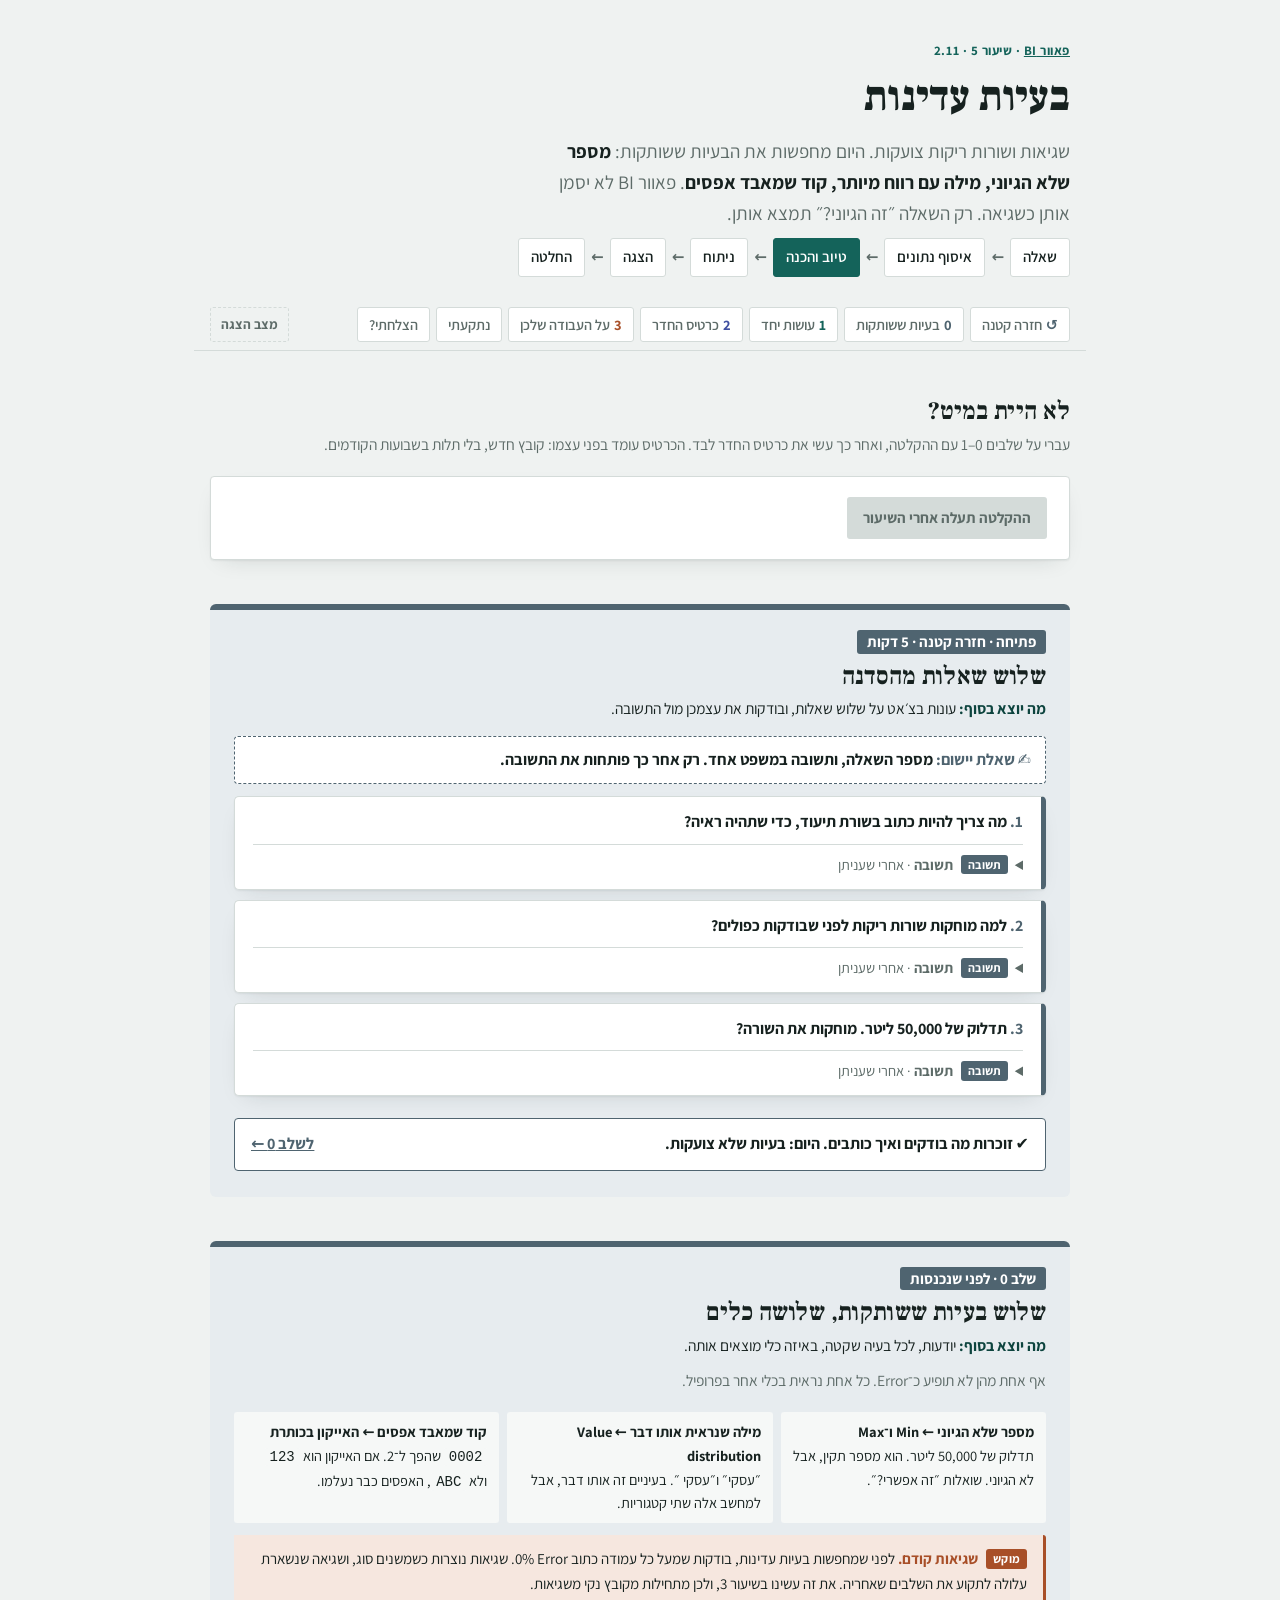
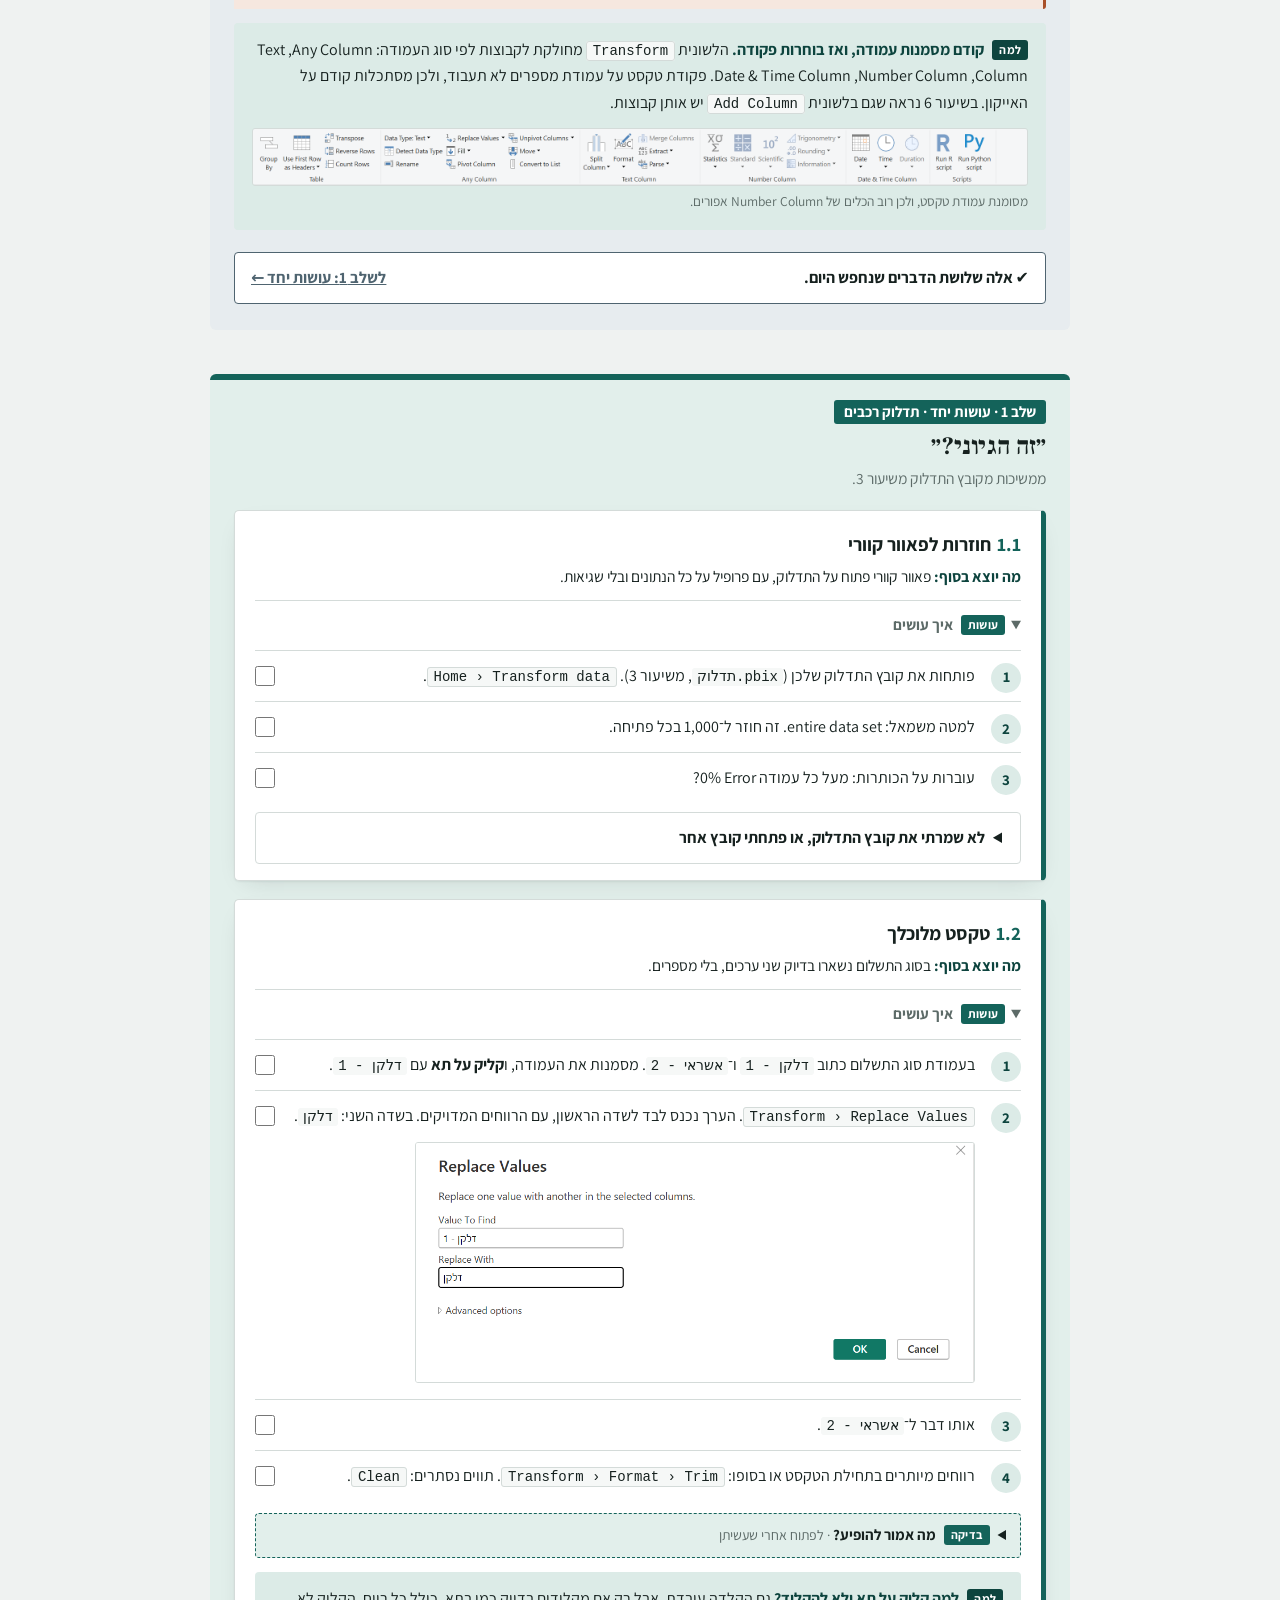
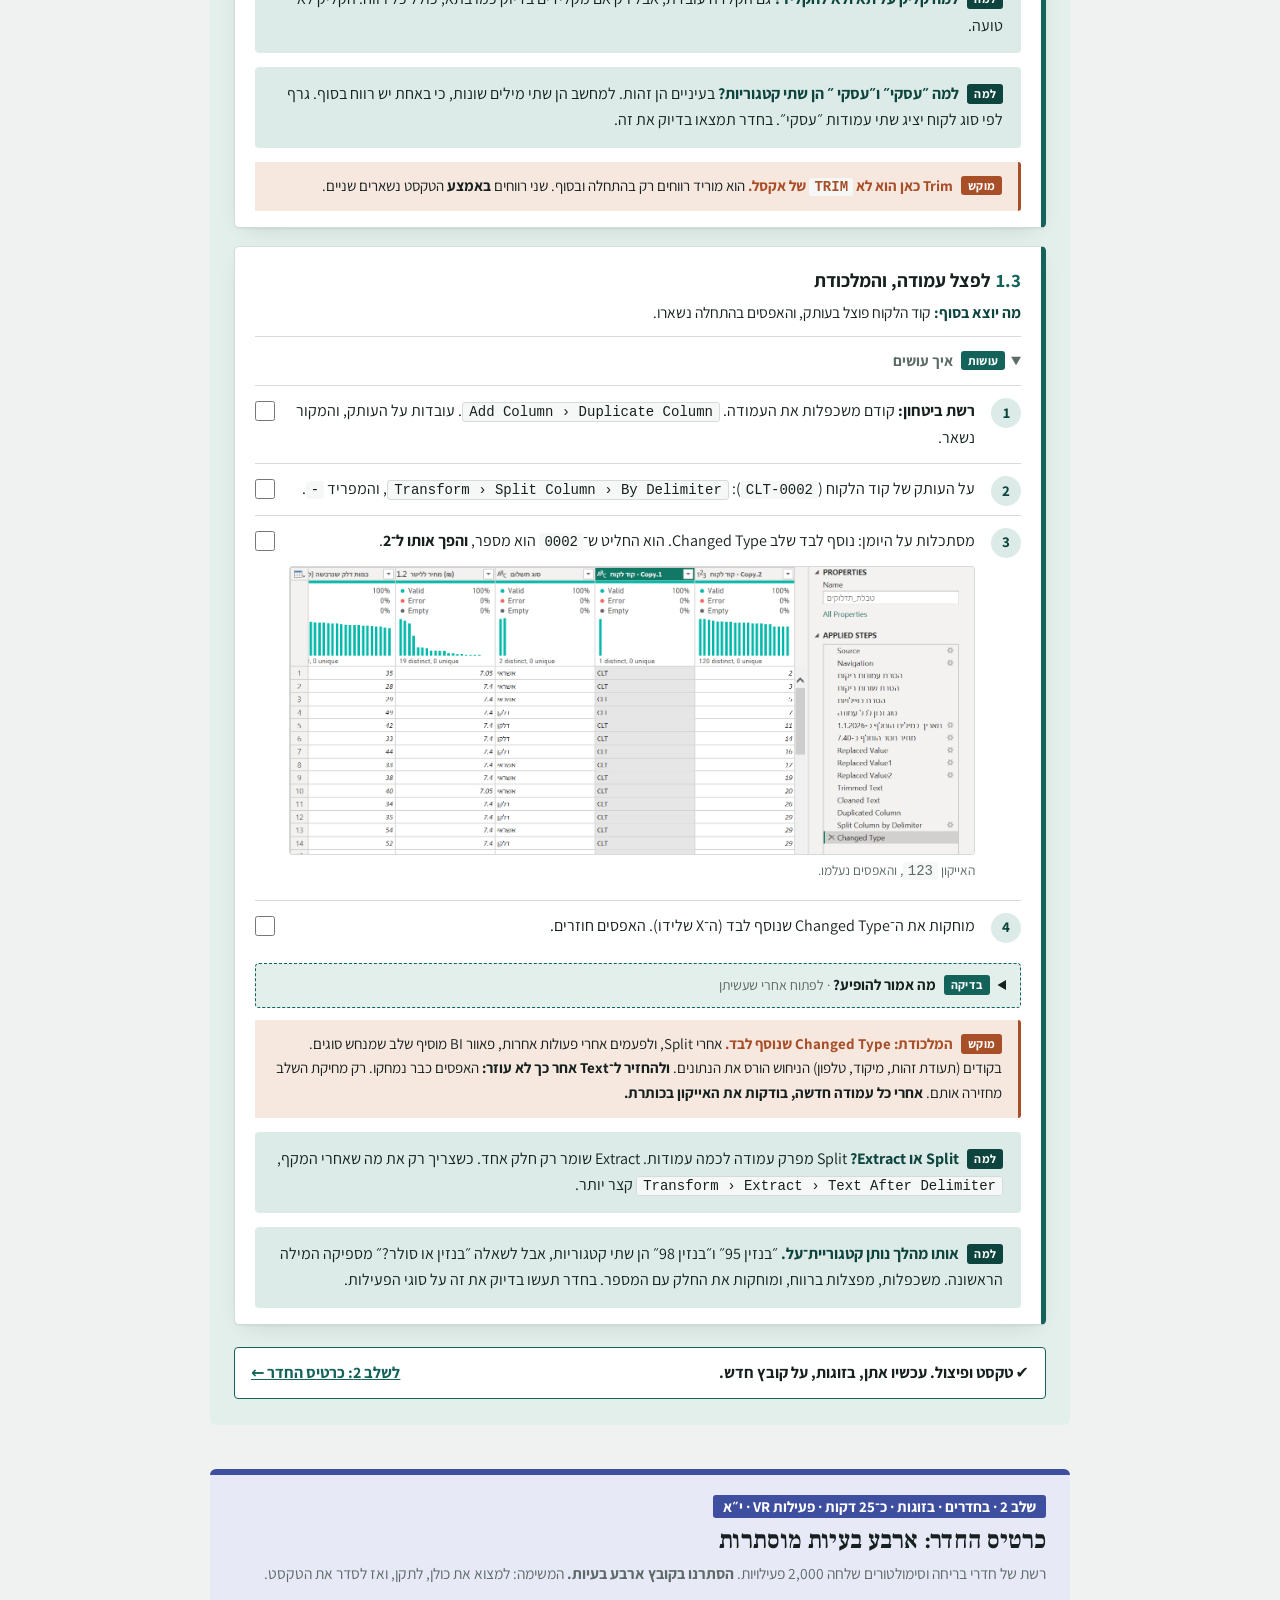
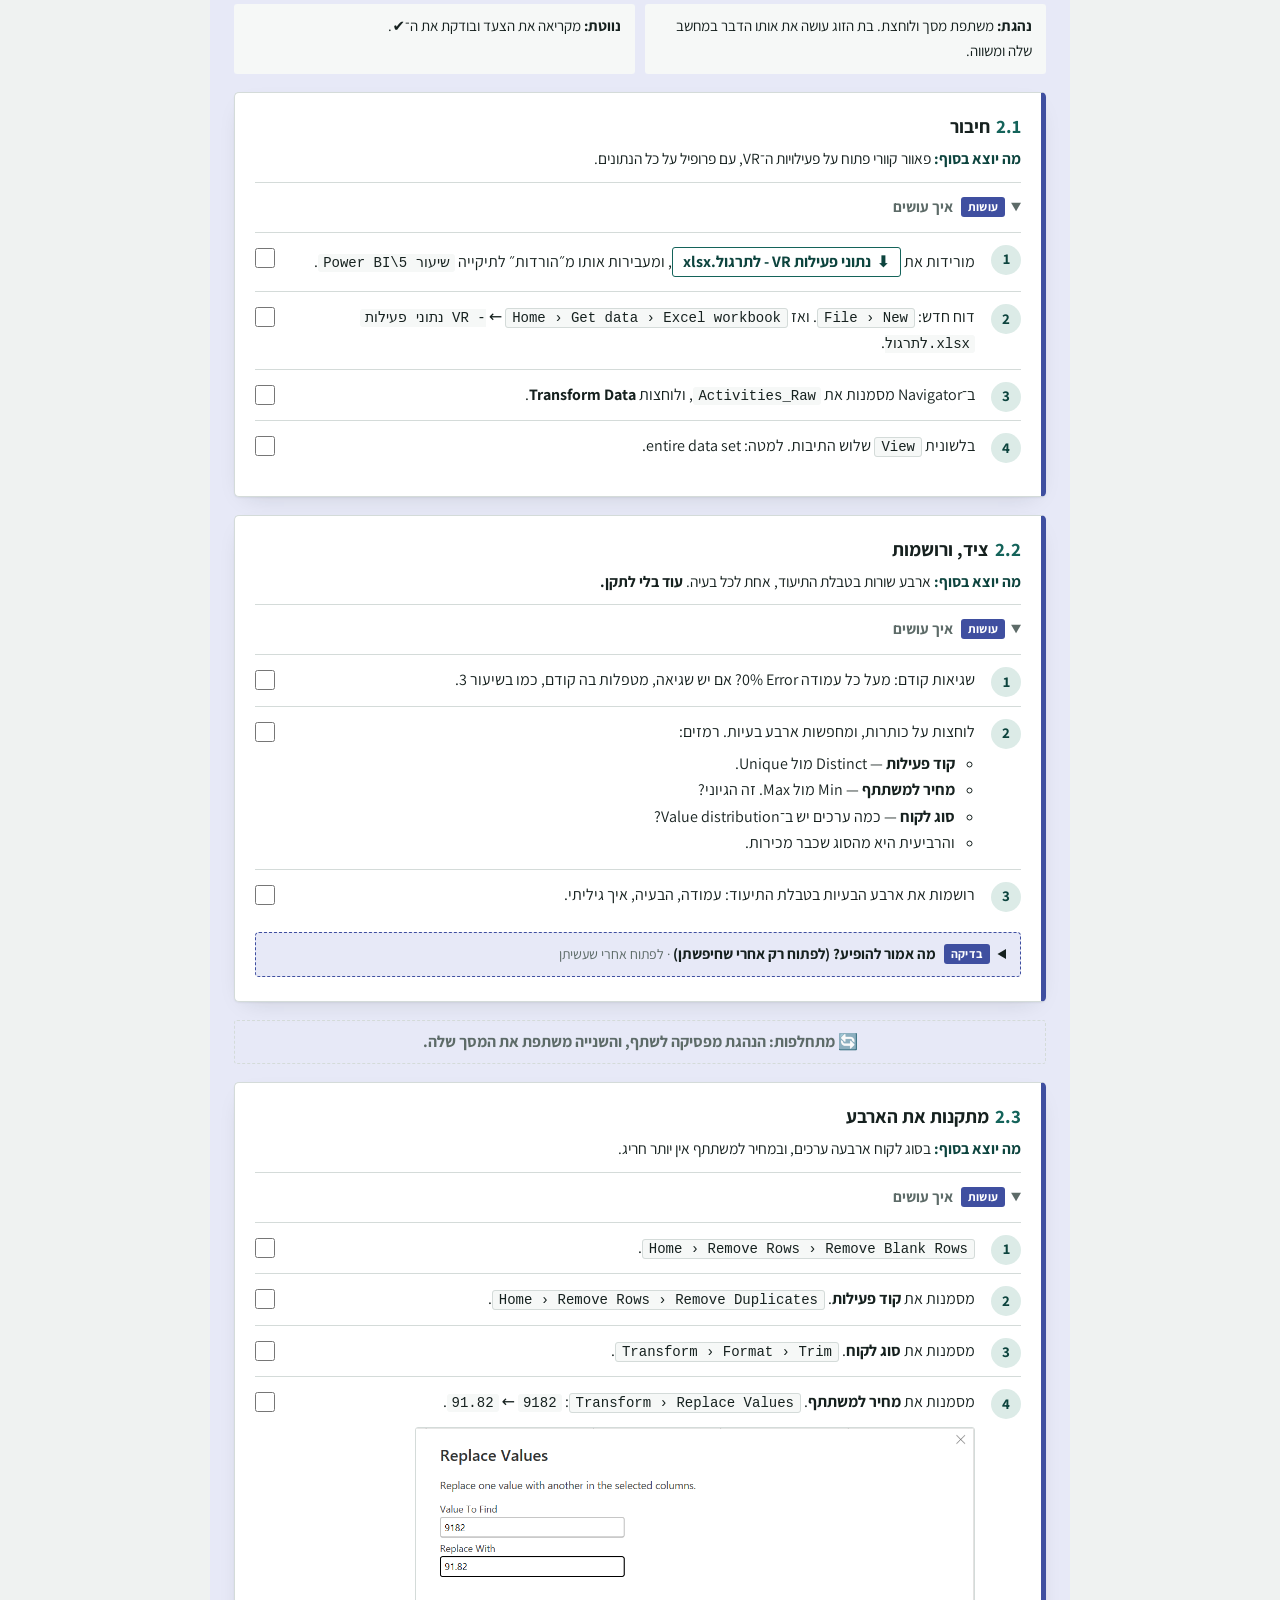
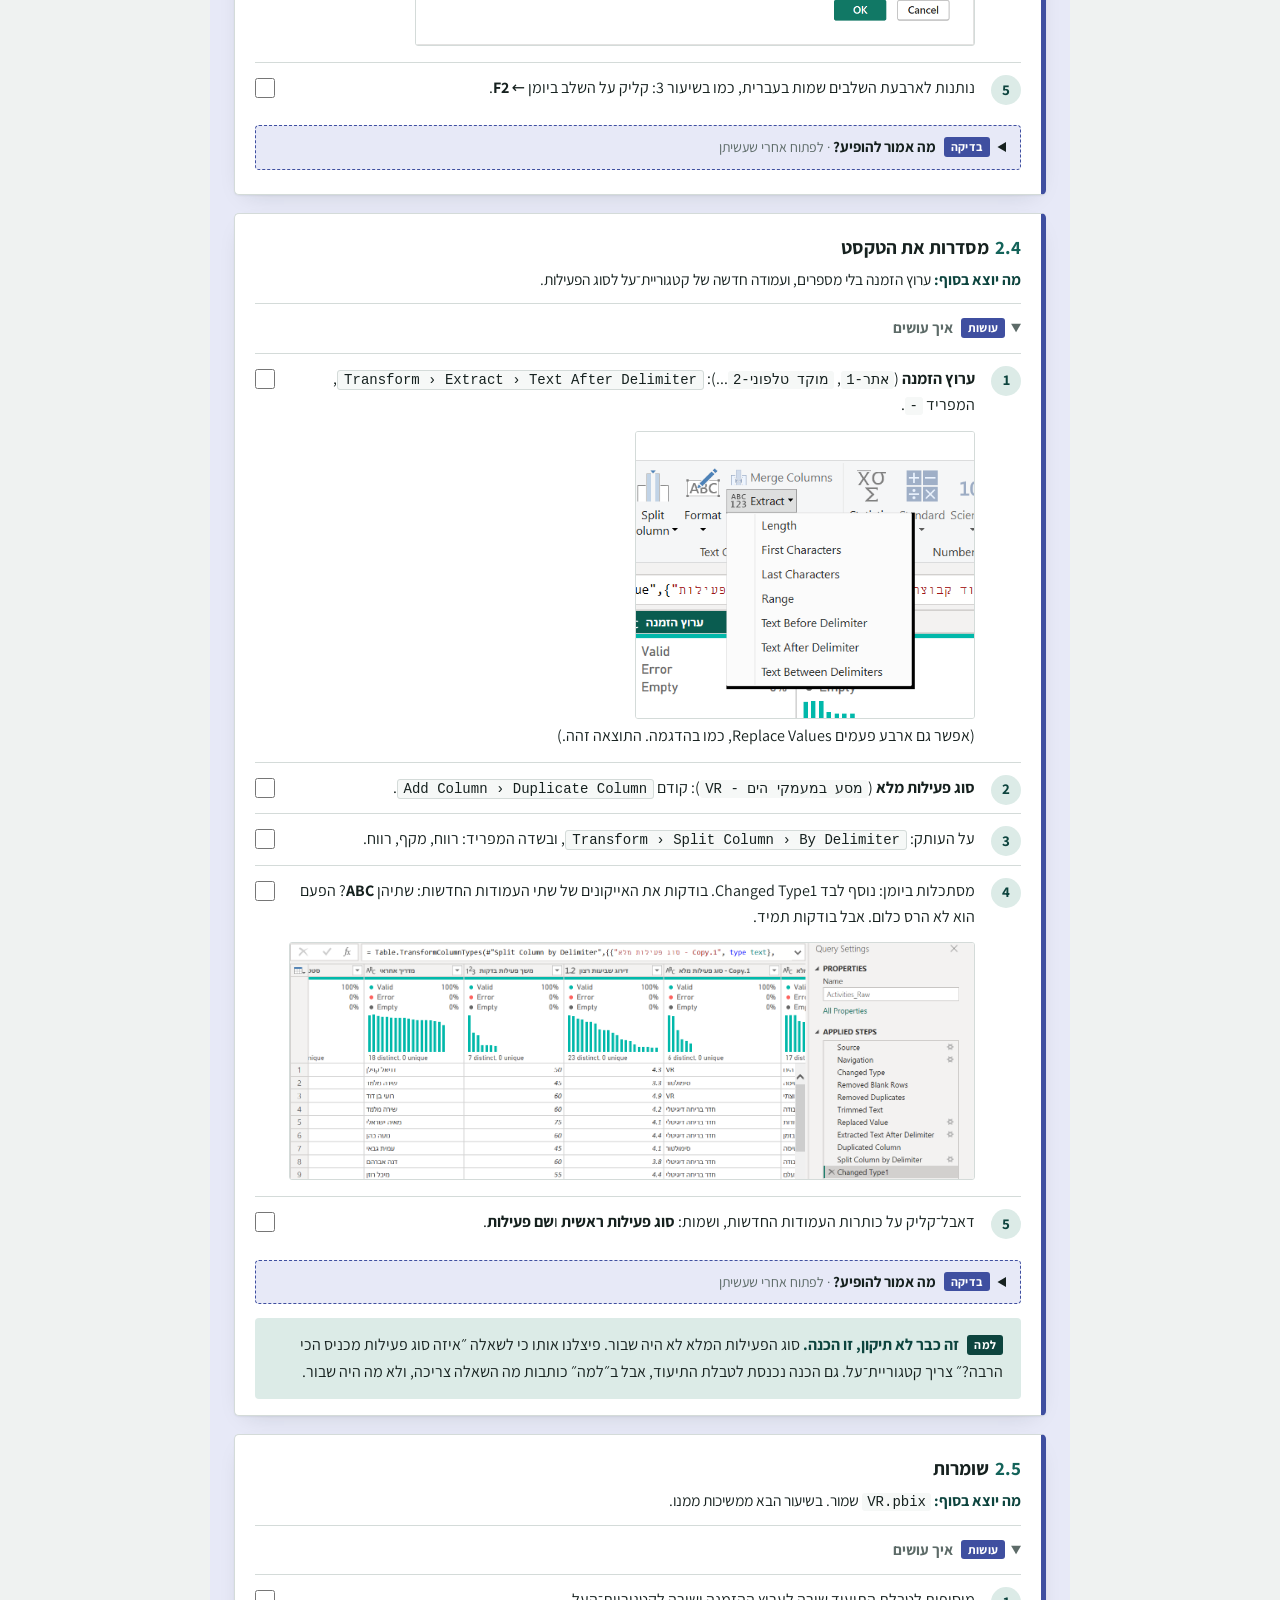
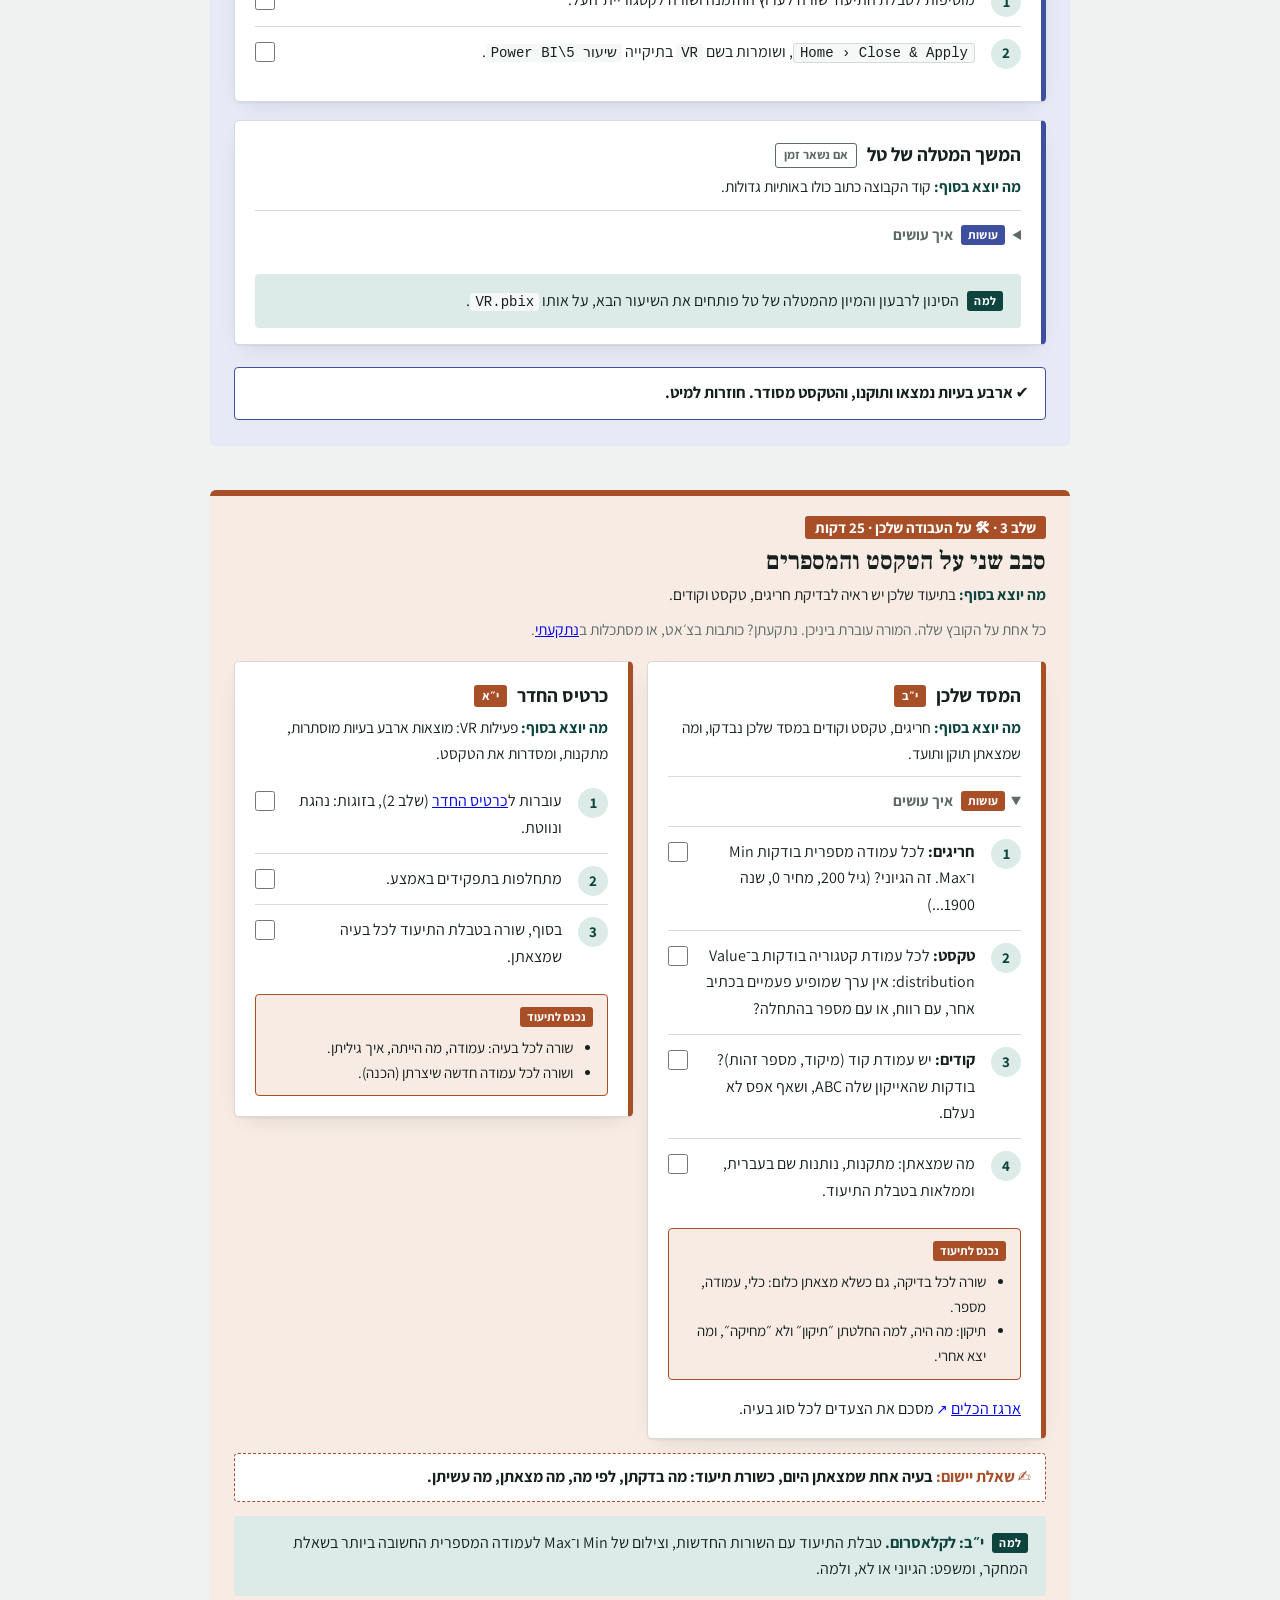
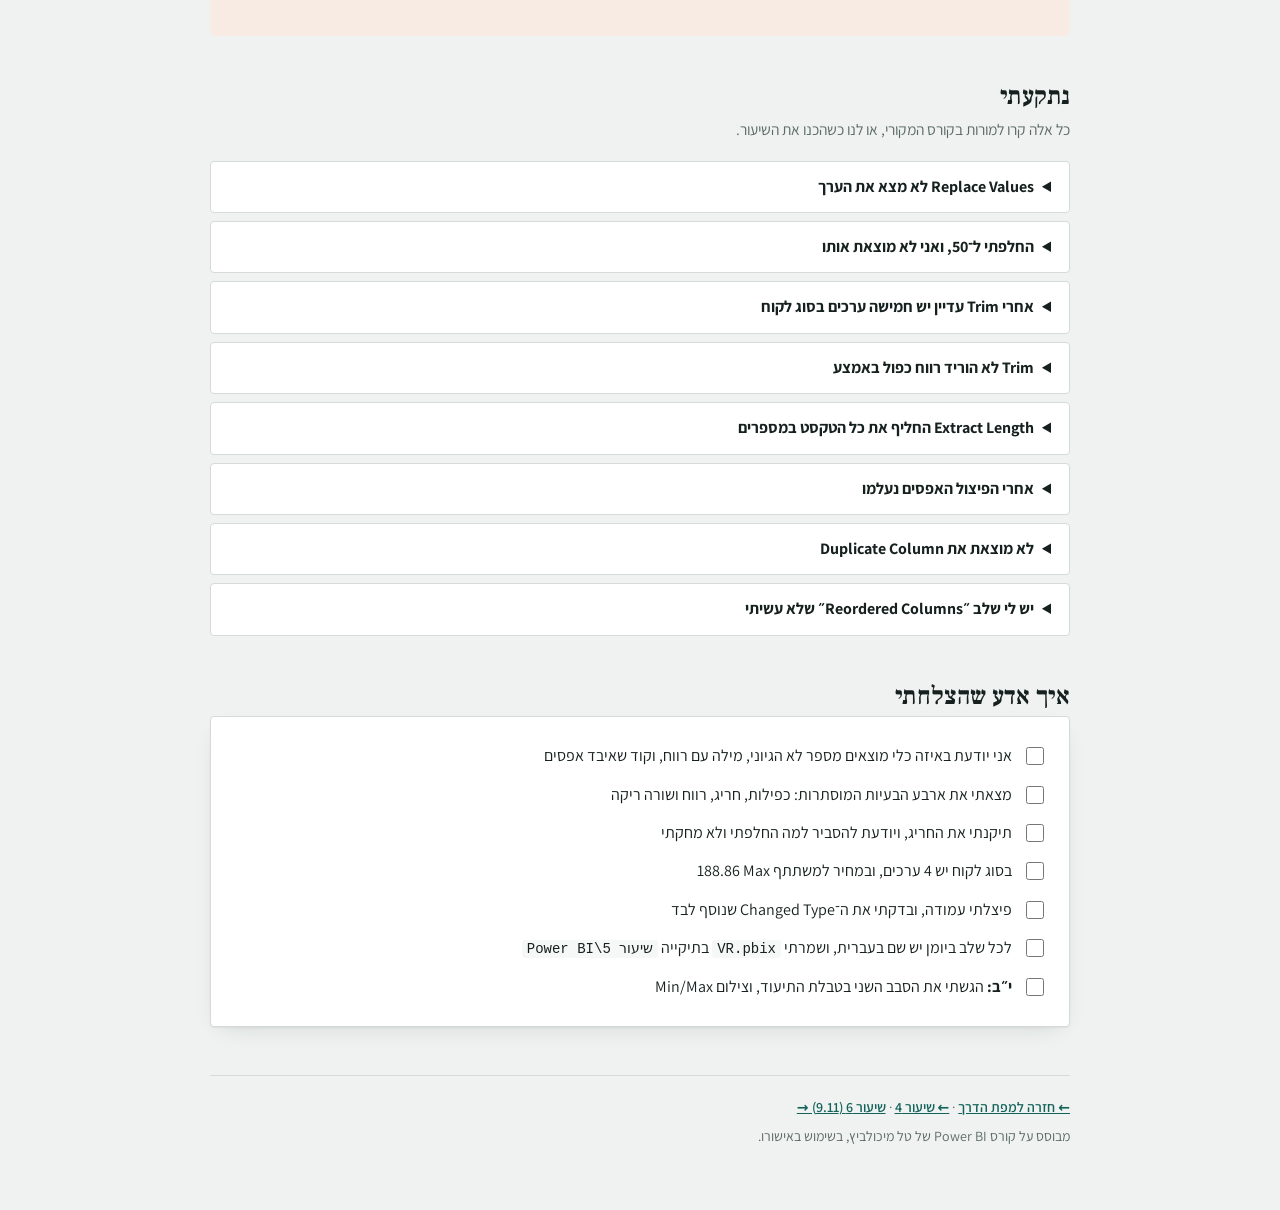
<file: lesson5.html>
<!doctype html>
<html lang="he" dir="rtl">
<head>
<meta charset="utf-8">
<meta name="viewport" content="width=device-width, initial-scale=1">
<title>שיעור 5 — בעיות עדינות</title>
<link rel="preconnect" href="https://fonts.googleapis.com">
<link rel="preconnect" href="https://fonts.gstatic.com" crossorigin>
<link rel="stylesheet" href="https://fonts.googleapis.com/css2?family=Assistant:wght@400;600;700&family=Frank+Ruhl+Libre:wght@500;700;900&display=swap">
<link rel="stylesheet" href="style.css?v=7">
<script src="lesson.js?v=2" defer></script>
</head>
<body class="v2" data-lesson="lesson5">
<div class="wrap">
<!-- שיעור 5 (2.11). היה שיעור 4 עד 24.10 (הלוח זז שבוע). מקוצר: תחנת החריג ירדה לשורה ב־#recap -->

<header class="intro">
  <p class="eyebrow"><a href="index.html">פאוור BI</a> · שיעור 5 · 2.11</p>
  <h1>בעיות עדינות</h1>
  <p class="lede">שגיאות ושורות ריקות צועקות. היום מחפשות את הבעיות ששותקות: <strong>מספר שלא הגיוני, מילה עם רווח מיותר, קוד שמאבד אפסים</strong>.
  פאוור BI לא יסמן אותן כשגיאה. רק השאלה ״זה הגיוני?״ תמצא אותן.</p>
  <ul class="cycle" aria-label="מחזור הנתונים: אנחנו בשלב טיוב והכנה">
    <li>שאלה</li><li class="arr" aria-hidden="true">←</li>
    <li>איסוף נתונים</li><li class="arr" aria-hidden="true">←</li>
    <li class="here">טיוב והכנה</li><li class="arr" aria-hidden="true">←</li>
    <li>ניתוח</li><li class="arr" aria-hidden="true">←</li>
    <li>הצגה</li><li class="arr" aria-hidden="true">←</li>
    <li>החלטה</li>
  </ul>
</header>

<nav class="stages" aria-label="שלבי השיעור">
  <ol>
    <li class="s0"><a href="#recap"><span class="n">↺</span>חזרה קטנה</a></li>
    <li class="s0"><a href="#quiet"><span class="n">0</span>בעיות ששותקות</a></li>
    <li class="s1"><a href="#a"><span class="n">1</span>עושות יחד</a></li>
    <li class="s2"><a href="#room"><span class="n">2</span>כרטיס החדר</a></li>
    <li class="s3"><a href="#own"><span class="n">3</span>על העבודה שלכן</a></li>
    <li><a href="#stuck">נתקעתי</a></li>
    <li><a href="#done">הצלחתי?</a></li>
  </ol>
  <button type="button" class="present-btn" aria-pressed="false">מצב הצגה</button>
</nav>

<section id="rec">
  <h2>לא היית במיט?</h2>
  <p class="sub">עברי על שלבים 0–1 עם ההקלטה, ואחר כך עשי את כרטיס החדר לבד. הכרטיס עומד בפני עצמו: קובץ חדש, בלי תלות בשבועות הקודמים.</p>
  <div class="box">
    <div class="rec">
      <!-- להחליף בקישור ההקלטה אחרי השיעור, ולהוריד את class="off" -->
      <a class="btn off" href="#" aria-disabled="true">ההקלטה תעלה אחרי השיעור</a>
    </div>
    <!-- אינדקס ההקלטה: יתווסף כאן אחרי השיעור, מתוך התמלול -->
  </div>
</section>

<!-- ===================== 0–5: חזרה קטנה ===================== -->
<section id="recap" class="stage s0 recap">
  <h2><span class="part">פתיחה · חזרה קטנה · 5 דקות</span>שלוש שאלות מהסדנה</h2>
  <p class="out">עונות בצ׳אט על שלוש שאלות, ובודקות את עצמכן מול התשובה.</p>
  <p class="chat">מספר השאלה, ותשובה במשפט אחד. רק אחר כך פותחות את התשובה.</p>

  <ol class="qs">
    <li>
      <p>מה צריך להיות כתוב בשורת תיעוד, כדי שתהיה <b>ראיה</b>?</p>
      <details class="ans"><summary>תשובה</summary>
        <p>ארבעה דברים: <b>איזה כלי</b>, <b>על מה</b> (איזו עמודה), <b>איזה מספר</b>, ו<b>מה עשיתן</b>.
        ״אין כפילויות״ זה משפט. ״על קוד תדלוק מצאתי ארבעה כפולים ומחקתי״ זו ראיה.</p>
      </details>
    </li>
    <li>
      <p>למה מוחקות שורות ריקות <b>לפני</b> שבודקות כפולים?</p>
      <details class="ans"><summary>תשובה</summary>
        <p>שתי שורות ריקות הן ״כפולות״ זו של זו. אקסל ימחק אחת מהן, ויראה 5 כפולים ו־2,902 שורות במקום 4 ו־2,901. בפאוור קוורי הריק נספר כעוד ערך, ו־<span class="en">Distinct</span> יוצא גבוה באחד.</p>
      </details>
    </li>
    <li>
      <p>תדלוק של 50,000 ליטר. מוחקות את השורה?</p>
      <details class="ans"><summary>תשובה</summary>
        <p>לא בהכרח. 50,000 הוא כנראה 50 עם אפסים מיותרים, ושאר השורה תקינה, ולכן <b>מתקנות</b> ולא מוחקות: <span class="path">Transform › Replace Values</span>, ‏50000 ← 50, ונותנות לשלב שם בעברית. בטבלת התיעוד כותבות למה.
        <span class="en">Max</span> יורד ל־55, והממוצע ל־39.76.
        <b>עוד לא תיקנת? תקני עכשיו, בקובץ התדלוק שלך.</b> שיעור 6 ממשיך ממנו.</p>
      </details>
    </li>
  </ol>
  <div class="next">✔ זוכרות מה בודקים ואיך כותבים. היום: בעיות שלא צועקות. <a href="#quiet">לשלב 0 ←</a></div>
</section>

<!-- ===================== שלב 0 ===================== -->
<section id="quiet" class="stage s0">
  <h2><span class="part">שלב 0 · לפני שנכנסות</span>שלוש בעיות ששותקות, שלושה כלים</h2>
  <p class="out">יודעות, לכל בעיה שקטה, באיזה כלי מוצאים אותה.</p>
  <p class="sub">אף אחת מהן לא תופיע כ־<span class="en">Error</span>. כל אחת נראית בכלי אחר בפרופיל.</p>

  <ul class="verbs">
    <li><b>מספר שלא הגיוני ← Min ו־Max</b>תדלוק של 50,000 ליטר. הוא מספר תקין, אבל לא הגיוני. שואלות ״זה אפשרי?״.</li>
    <li><b>מילה שנראית אותו דבר ← Value distribution</b>״עסקי״ ו״עסקי ״. בעיניים זה אותו דבר, אבל למחשב אלה שתי קטגוריות.</li>
    <li><b>קוד שמאבד אפסים ← האייקון בכותרת</b><code>0002</code> שהפך ל־2. אם האייקון הוא <code>123</code> ולא <code>ABC</code>, האפסים כבר נעלמו.</li>
  </ul>

  <div class="trap"><b>שגיאות קודם.</b> לפני שמחפשות בעיות עדינות, בודקות שמעל כל עמודה כתוב <span class="en">Error</span> ‏0%.
  שגיאות נוצרות כשמשנים סוג, ושגיאה שנשארת עלולה לתקוע את השלבים שאחריה. את זה עשינו בשיעור 3, ולכן מתחילות מקובץ נקי משגיאות.</div>

  <div class="why"><b>קודם מסמנות עמודה, ואז בוחרות פקודה.</b> הלשונית <span class="path">Transform</span> מחולקת לקבוצות לפי סוג העמודה:
  <span class="en">Any Column</span>, <span class="en">Text Column</span>, <span class="en">Number Column</span>, <span class="en">Date &amp; Time Column</span>.
  פקודת טקסט על עמודת מספרים לא תעבוד, ולכן מסתכלות קודם על האייקון. בשיעור 6 נראה שגם בלשונית <span class="path">Add Column</span> יש אותן קבוצות.
  <figure><img src="img/l4-03-transform-groups.png" alt="הלשונית Transform, ובתחתיתה שמות הקבוצות: Table, Any Column, Text Column, Number Column, Date &amp; Time Column, Scripts. כשמסומנת עמודת טקסט, הכלים של Number Column אפורים" width="1920" height="138" loading="lazy">
  <figcaption>מסומנת עמודת טקסט, ולכן רוב הכלים של <span class="en">Number Column</span> אפורים.</figcaption></figure></div>

  <div class="next">✔ אלה שלושת הדברים שנחפש היום. <a href="#a">לשלב 1: עושות יחד ←</a></div>
</section>

<!-- ===================== שלב 1 ===================== -->
<section id="a" class="stage s1">
  <h2><span class="part">שלב 1 · עושות יחד · תדלוק רכבים</span>״זה הגיוני?״</h2>
  <p class="sub">ממשיכות מקובץ התדלוק משיעור 3.</p>

  <article class="topic">
    <h3><span class="t">1.1</span>חוזרות לפאוור קוורי</h3>
    <p class="out">פאוור קוורי פתוח על התדלוק, עם פרופיל על כל הנתונים ובלי שגיאות.</p>
    <details class="how" open><summary>איך עושים</summary>
      <ol class="do">
        <li>פותחות את קובץ התדלוק שלכן (<code>תדלוק.pbix</code>, משיעור 3). <span class="path">Home › Transform data</span>.</li>
        <li>למטה משמאל: <span class="en">entire data set</span>. זה חוזר ל־1,000 בכל פתיחה.</li>
        <li>עוברות על הכותרות: מעל כל עמודה <span class="en">Error</span> ‏0%?</li>
      </ol>
    </details>
    <details><summary>לא שמרתי את קובץ התדלוק, או פתחתי קובץ אחר</summary>
      <p>בהדגמה עושות יחד איתי, ואם אין קובץ פשוט מסתכלות. כרטיס החדר מתחיל מקובץ חדש, ולא צריך בו את התדלוק.
      אחרי השיעור: <a href="lesson3.html#a" target="_blank" rel="noopener">שלב 1 בשיעור 3</a> מסביר איך לבנות את הקובץ מחדש.</p></details>
  </article>

  <article class="topic">
    <h3><span class="t">1.2</span>טקסט מלוכלך</h3>
    <p class="out">בסוג התשלום נשארו בדיוק שני ערכים, בלי מספרים.</p>
    <details class="how" open><summary>איך עושים</summary>
      <ol class="do">
        <li>בעמודת סוג התשלום כתוב <code>1 - דלקן</code> ו־<code>2 - אשראי</code>. מסמנות את העמודה, ו<b>קליק על תא</b> עם <code>1 - דלקן</code>.</li>
        <li><span class="path">Transform › Replace Values</span>. הערך נכנס לבד לשדה הראשון, עם הרווחים המדויקים. בשדה השני: <code>דלקן</code>.
          <figure><img src="img/l4-15-replace-click.png" alt="חלון Replace Values: בשדה Value To Find כבר כתוב 1 - דלקן, ובשדה Replace With הוקלד דלקן" width="1048" height="449" loading="lazy" style="width:560px"></figure></li>
        <li>אותו דבר ל־<code>2 - אשראי</code>.</li>
        <li>רווחים מיותרים בתחילת הטקסט או בסופו: <span class="path">Transform › Format › Trim</span>. תווים נסתרים: <span class="path">Clean</span>.</li>
      </ol>
      <details class="ok"><summary>מה אמור להופיע?</summary>
        ב־<span class="en">Value distribution</span> של סוג התשלום שני ערכים בלבד: דלקן ואשראי.
        <figure><img src="img/l4-16-payment-two-values.png" alt="Value distribution של סוג תשלום: שני פסים, דלקן ואשראי. ביומן: שלושה Replaced Value, Trimmed Text ו־Cleaned Text" width="1644" height="818" loading="lazy"></figure></details>
    </details>
    <div class="why"><b>למה קליק על תא ולא להקליד?</b> גם הקלדה עובדת, אבל רק אם מקלידים בדיוק כמו בתא, כולל כל רווח. הקליק לא טועה.</div>
    <div class="why"><b>למה ״עסקי״ ו״עסקי ״ הן שתי קטגוריות?</b> בעיניים הן זהות. למחשב הן שתי מילים שונות, כי באחת יש רווח בסוף.
    גרף לפי סוג לקוח יציג שתי עמודות ״עסקי״. בחדר תמצאו בדיוק את זה.</div>
    <div class="trap"><b><span class="en">Trim</span> כאן הוא לא <code>TRIM</code> של אקסל.</b> הוא מוריד רווחים רק בהתחלה ובסוף.
    שני רווחים <b>באמצע</b> הטקסט נשארים שניים.</div>
  </article>

  <article class="topic">
    <h3><span class="t">1.3</span>לפצל עמודה, והמלכודת</h3>
    <p class="out">קוד הלקוח פוצל בעותק, והאפסים בהתחלה נשארו.</p>
    <details class="how" open><summary>איך עושים</summary>
      <ol class="do">
        <li><b>רשת ביטחון:</b> קודם משכפלות את העמודה. <span class="path">Add Column › Duplicate Column</span>. עובדות על העותק, והמקור נשאר.</li>
        <li>על העותק של קוד הלקוח (<code>CLT-0002</code>): <span class="path">Transform › Split Column › By Delimiter</span>, והמפריד <code>-</code>.</li>
        <li>מסתכלות על היומן: נוסף לבד שלב <span class="en">Changed Type</span>. הוא החליט ש־<code>0002</code> הוא מספר, <b>והפך אותו ל־2</b>.
          <figure><img src="img/l4-17-split-trap.png" alt="אחרי הפיצול: ביומן Split Column by Delimiter ואחריו Changed Type. בעמודה קוד לקוח - Copy.2 האייקון 123 והערכים 2, 3, 5, 7 בלי האפסים" width="1644" height="691" loading="lazy">
          <figcaption>האייקון <code>123</code>, והאפסים נעלמו.</figcaption></figure></li>
        <li>מוחקות את ה־<span class="en">Changed Type</span> שנוסף לבד (ה־X שלידו). האפסים חוזרים.</li>
      </ol>
      <details class="ok"><summary>מה אמור להופיע?</summary>
        בשתי העמודות החדשות האייקון <b>ABC</b>, ובשנייה <code>0002</code> ולא 2.
        <figure><img src="img/l4-18-zeros-back.png" alt="אחרי מחיקת Changed Type: היומן נגמר ב־Split Column by Delimiter, ובעמודה קוד לקוח - Copy.2 האייקון ABC והערכים 0002, 0003, 0005" width="1644" height="691" loading="lazy"></figure></details>
    </details>
    <div class="trap"><b>המלכודת: Changed Type שנוסף לבד.</b> אחרי Split, ולפעמים אחרי פעולות אחרות, פאוור BI מוסיף שלב שמנחש סוגים.
    בקודים (תעודת זהות, מיקוד, טלפון) הניחוש הורס את הנתונים. <b>ולהחזיר ל־Text אחר כך לא עוזר:</b> האפסים כבר נמחקו. רק מחיקת השלב מחזירה אותם.
    <b>אחרי כל עמודה חדשה, בודקות את האייקון בכותרת.</b></div>
    <div class="why"><b>Split או Extract?</b> <span class="en">Split</span> מפרק עמודה לכמה עמודות. <span class="en">Extract</span> שומר רק חלק אחד.
    כשצריך רק את מה שאחרי המקף, <span class="path">Transform › Extract › Text After Delimiter</span> קצר יותר.</div>
    <div class="why"><b>אותו מהלך נותן קטגוריית־על.</b> ״בנזין 95״ ו״בנזין 98״ הן שתי קטגוריות, אבל לשאלה ״בנזין או סולר?״ מספיקה המילה הראשונה.
    משכפלות, מפצלות ברווח, ומוחקות את החלק עם המספר. בחדר תעשו בדיוק את זה על סוגי הפעילות.</div>
  </article>

  <div class="next">✔ טקסט ופיצול. עכשיו אתן, בזוגות, על קובץ חדש. <a href="#room">לשלב 2: כרטיס החדר ←</a></div>
</section>

<!-- ===================== שלב 2 ===================== -->
<section id="room" class="stage s2">
  <h2><span class="part">שלב 2 · בחדרים · בזוגות · כ־25 דקות · פעילות VR · י״א</span>כרטיס החדר: ארבע בעיות מוסתרות</h2>
  <p class="sub">רשת של חדרי בריחה וסימולטורים שלחה 2,000 פעילויות. <b>הסתרנו בקובץ ארבע בעיות.</b> המשימה: למצוא את כולן, לתקן, ואז לסדר את הטקסט.</p>
  <div class="roles">
    <div><b>נהגת:</b> משתפת מסך ולוחצת. בת הזוג עושה את אותו הדבר במחשב שלה ומשווה.</div>
    <div><b>נווטת:</b> מקריאה את הצעד ובודקת את ה־✔.</div>
  </div>

  <article class="topic">
    <h3><span class="t">2.1</span>חיבור</h3>
    <p class="out">פאוור קוורי פתוח על פעילויות ה־VR, עם פרופיל על כל הנתונים.</p>
    <details class="how" open><summary>איך עושים</summary>
      <ol class="do">
        <li>מורידות את <a class="file" href="files/vr-activities.xlsx" download="נתוני פעילות VR - לתרגול.xlsx">נתוני פעילות VR - לתרגול.xlsx</a>, ומעבירות אותו מ״הורדות״ לתיקייה <code>Power BI\שיעור 5</code>.</li>
        <li>דוח חדש: <span class="path">File › New</span>. ואז <span class="path">Home › Get data › Excel workbook</span> ← <code>נתוני פעילות VR - לתרגול.xlsx</code>.</li>
        <li>ב־Navigator מסמנות את <code>Activities_Raw</code>, ולוחצות <b>Transform Data</b>.</li>
        <li>בלשונית <span class="path">View</span> שלוש התיבות. למטה: <span class="en">entire data set</span>.</li>
      </ol>
    </details>
  </article>

  <article class="topic">
    <h3><span class="t">2.2</span>ציד, ורושמות</h3>
    <p class="out">ארבע שורות בטבלת התיעוד, אחת לכל בעיה. <b>עוד בלי לתקן.</b></p>
    <details class="how" open><summary>איך עושים</summary>
      <ol class="do">
        <li>שגיאות קודם: מעל כל עמודה <span class="en">Error</span> ‏0%? אם יש שגיאה, מטפלות בה קודם, כמו בשיעור 3.</li>
        <li>לוחצות על כותרות, ומחפשות ארבע בעיות. רמזים:
          <ul>
            <li><b>קוד פעילות</b> — <span class="en">Distinct</span> מול <span class="en">Unique</span>.</li>
            <li><b>מחיר למשתתף</b> — <span class="en">Min</span> מול <span class="en">Max</span>. זה הגיוני?</li>
            <li><b>סוג לקוח</b> — כמה ערכים יש ב־<span class="en">Value distribution</span>?</li>
            <li>והרביעית היא מהסוג שכבר מכירות.</li>
          </ul></li>
        <li>רושמות את ארבע הבעיות בטבלת התיעוד: עמודה, הבעיה, איך גיליתי.</li>
      </ol>
      <details class="ok"><summary>מה אמור להופיע? (לפתוח רק אחרי שחיפשתן)</summary>
        <ul>
          <li><b>קוד פעילות:</b> ‏2001 distinct, ‏2000 unique. פעילות אחת רשומה פעמיים.</li>
          <li><b>מחיר למשתתף:</b> <span class="en">Count</span> ‏2002, <span class="en">Empty</span> ‏1 (הנה הרביעית: שורה ריקה), <span class="en">Min</span> ‏64.12 ו־<span class="en">Max</span> <b>‏9182</b>.</li>
          <li><b>סוג לקוח:</b> ״עסקי״ מופיע <b>פעמיים</b> בגרף.</li>
        </ul>
        <figure><img src="img/l4-01-outlier-profile.png" alt="פרופיל העמודה מחיר למשתתף: Count 2002, Empty 1, Min 64.12, Max 9182, Average 120.77" width="1244" height="829" loading="lazy">
        <figcaption>9,182 ₪ למשתתף, כשכל השאר בין 64 ל־189. כנראה 91.82, והנקודה נשמטה.</figcaption></figure>
        <figure><img src="img/l4-02-spaces-profile.png" alt="פרופיל העמודה סוג לקוח: Distinct 6, ובגרף Value distribution המילה עסקי מופיעה פעמיים, פעם עם עמודה ארוכה ופעם עם עמודה זעירה" width="1244" height="456" loading="lazy">
        <figcaption>״עסקי״ פעמיים: בשורה האחרונה יש רווח בסוף המילה.</figcaption></figure></details>
    </details>
  </article>

  <div class="swap">🔄 מתחלפות: הנהגת מפסיקה לשתף, והשנייה משתפת את המסך שלה.</div>

  <article class="topic">
    <h3><span class="t">2.3</span>מתקנות את הארבע</h3>
    <p class="out">בסוג לקוח ארבעה ערכים, ובמחיר למשתתף אין יותר חריג.</p>
    <details class="how" open><summary>איך עושים</summary>
      <ol class="do">
        <li><span class="path">Home › Remove Rows › Remove Blank Rows</span>.</li>
        <li>מסמנות את <b>קוד פעילות</b>. <span class="path">Home › Remove Rows › Remove Duplicates</span>.</li>
        <li>מסמנות את <b>סוג לקוח</b>. <span class="path">Transform › Format › Trim</span>.</li>
        <li>מסמנות את <b>מחיר למשתתף</b>. <span class="path">Transform › Replace Values</span>: ‏<code>9182</code> ← <code>91.82</code>.
          <figure><img src="img/l4-05-replace-outlier.png" alt="חלון Replace Values: Value To Find 9182, Replace With 91.82" width="1051" height="408" loading="lazy" style="width:560px"></figure></li>
        <li>נותנות לארבעת השלבים שמות בעברית, כמו בשיעור 3: קליק על השלב ביומן ← <b>F2</b>.</li>
      </ol>
      <details class="ok"><summary>מה אמור להופיע?</summary>
        בסוג לקוח <b>4 distinct</b>. במחיר למשתתף: <span class="en">Count</span> ‏2000, <span class="en">Max</span> ‏188.86.
        <figure><img src="img/l4-11-after-outlier.png" alt="Column statistics של מחיר למשתתף אחרי התיקון: Count 2000, Empty 0, Min 64.12, Max 188.86, Average 116.239" width="373" height="415" loading="lazy" style="width:260px">
        <figcaption>גם הממוצע ירד: מ־120.77 ל־116.24. חריג אחד הזיז את הממוצע של 2,000 שורות.</figcaption></figure></details>
    </details>
  </article>

  <article class="topic">
    <h3><span class="t">2.4</span>מסדרות את הטקסט</h3>
    <p class="out">ערוץ הזמנה בלי מספרים, ועמודה חדשה של קטגוריית־על לסוג הפעילות.</p>
    <details class="how" open><summary>איך עושים</summary>
      <ol class="do">
        <li><b>ערוץ הזמנה</b> (<code>1-אתר</code>, <code>2-מוקד טלפוני</code>...): <span class="path">Transform › Extract › Text After Delimiter</span>, המפריד <code>-</code>.
          <figure><img src="img/l4-07-extract-menu.png" alt="התפריט Extract פתוח: Length, First Characters, Last Characters, Range, Text Before Delimiter, Text After Delimiter, Text Between Delimiters" width="456" height="387" loading="lazy" style="width:340px"></figure>
          (אפשר גם ארבע פעמים Replace Values, כמו בהדגמה. התוצאה זהה.)</li>
        <li><b>סוג פעילות מלא</b> (<code>VR - מסע במעמקי הים</code>): קודם <span class="path">Add Column › Duplicate Column</span>.</li>
        <li>על העותק: <span class="path">Transform › Split Column › By Delimiter</span>, ובשדה המפריד: רווח, מקף, רווח.</li>
        <li>מסתכלות ביומן: נוסף לבד <span class="en">Changed Type1</span>. בודקות את האייקונים של שתי העמודות החדשות: שתיהן <b>ABC</b>? הפעם הוא לא הרס כלום. אבל בודקות תמיד.
          <figure><img src="img/l4-10-auto-changed-type.png" alt="אחרי הפיצול: ביומן נוספו Split Column by Delimiter ומיד אחריו Changed Type1, ושתי העמודות החדשות מסוג טקסט" width="1644" height="567" loading="lazy"></figure></li>
        <li>דאבל־קליק על כותרות העמודות החדשות, ושמות: <b>סוג פעילות ראשית</b> ו<b>שם פעילות</b>.</li>
      </ol>
      <details class="ok"><summary>מה אמור להופיע?</summary>
        בערוץ הזמנה ארבעה ערכים בלי מספרים (אתר, מוקד טלפוני, סוכן מכירות, אפליקציה).
        בסוג פעילות ראשית: <b>6 distinct</b>, ובראש הגרף VR.</details>
    </details>
    <div class="why"><b>זה כבר לא תיקון, זו הכנה.</b> סוג הפעילות המלא לא היה שבור. פיצלנו אותו כי לשאלה ״איזה סוג פעילות מכניס הכי הרבה?״ צריך קטגוריית־על.
    גם הכנה נכנסת לטבלת התיעוד, אבל ב״למה״ כותבות מה השאלה צריכה, ולא מה היה שבור.</div>
  </article>

  <article class="topic">
    <h3><span class="t">2.5</span>שומרות</h3>
    <p class="out"><code>VR.pbix</code> שמור. בשיעור הבא ממשיכות ממנו.</p>
    <details class="how" open><summary>איך עושים</summary>
      <ol class="do">
        <li>מוסיפות לטבלת התיעוד שורה לערוץ ההזמנה ושורה לקטגוריית־העל.</li>
        <li><span class="path">Home › Close &amp; Apply</span>, ושומרות בשם <code>VR</code> בתיקייה <code>Power BI\שיעור 5</code>.</li>
      </ol>
    </details>
  </article>

  <article class="topic">
    <h3>המשך המטלה של טל <span class="opt">אם נשאר זמן</span></h3>
    <p class="out">קוד הקבוצה כתוב כולו באותיות גדולות.</p>
    <details class="how"><summary>איך עושים</summary>
      <ol class="do">
        <li>מסמנות את <b>קוד קבוצה</b>. <span class="path">Transform › Format › UPPERCASE</span>.</li>
      </ol>
    </details>
    <div class="why">הסינון לרבעון והמיון מהמטלה של טל פותחים את השיעור הבא, על אותו <code>VR.pbix</code>.</div>
  </article>

  <div class="next">✔ ארבע בעיות נמצאו ותוקנו, והטקסט מסודר. חוזרות למיט.</div>
</section>

<!-- ===================== 30–55: על העבודה שלכן ===================== -->
<section id="own" class="stage s3 own">
  <h2><span class="part">שלב 3 · 🛠 על העבודה שלכן · 25 דקות</span>סבב שני על הטקסט והמספרים</h2>
  <p class="out">בתיעוד שלכן יש ראיה לבדיקת חריגים, טקסט וקודים.</p>
  <p class="sub">כל אחת על הקובץ שלה. המורה עוברת ביניכן. נתקעתן? כותבות בצ׳אט, או מסתכלות ב<a href="#stuck">נתקעתי</a>.</p>

  <div class="tracks">
    <article class="topic" id="c">
      <h3>המסד שלכן <span class="who">י״ב</span></h3>
      <p class="out">חריגים, טקסט וקודים במסד שלכן נבדקו, ומה שמצאתן תוקן ותועד.</p>
      <details class="how" open><summary>איך עושים</summary>
        <ol class="do">
          <li><b>חריגים:</b> לכל עמודה מספרית בודקות <span class="en">Min</span> ו־<span class="en">Max</span>. זה הגיוני? (גיל 200, מחיר 0, שנה 1900...)</li>
          <li><b>טקסט:</b> לכל עמודת קטגוריה בודקות ב־<span class="en">Value distribution</span>: אין ערך שמופיע פעמיים בכתיב אחר, עם רווח, או עם מספר בהתחלה?</li>
          <li><b>קודים:</b> יש עמודת קוד (מיקוד, מספר זהות)? בודקות שהאייקון שלה ABC, ושאף אפס לא נעלם.</li>
          <li>מה שמצאתן: מתקנות, נותנות שם בעברית, וממלאות בטבלת התיעוד.</li>
        </ol>
      </details>
      <div class="log">
        <ul>
          <li>שורה לכל בדיקה, גם כשלא מצאתן כלום: כלי, עמודה, מספר.</li>
          <li>תיקון: מה היה, למה החלטתן ״תיקון״ ולא ״מחיקה״, ומה יצא אחרי.</li>
        </ul>
      </div>
      <p><a href="kelim.html" target="_blank" rel="noopener">ארגז הכלים</a> מסכם את הצעדים לכל סוג בעיה.</p>
    </article>

    <article class="topic">
      <h3>כרטיס החדר <span class="who">י״א</span></h3>
      <p class="out">פעילות VR: מוצאות ארבע בעיות מוסתרות, מתקנות, ומסדרות את הטקסט.</p>
      <ol class="do">
        <li>עוברות ל<a href="#room">כרטיס החדר</a> (שלב 2), בזוגות: נהגת ונווטת.</li>
        <li>מתחלפות בתפקידים באמצע.</li>
        <li>בסוף, שורה בטבלת התיעוד לכל בעיה שמצאתן.</li>
      </ol>
      <div class="log">
        <ul>
          <li>שורה לכל בעיה: עמודה, מה הייתה, איך גיליתן.</li>
          <li>ושורה לכל עמודה חדשה שיצרתן (הכנה).</li>
        </ul>
      </div>
    </article>
  </div>

  <p class="chat">בעיה אחת שמצאתן היום, כשורת תיעוד: מה בדקתן, לפי מה, מה מצאתן, מה עשיתן.</p>
  <div class="why"><b>י״ב: לקלאסרום.</b> טבלת התיעוד עם השורות החדשות, וצילום של <span class="en">Min</span> ו־<span class="en">Max</span> לעמודה המספרית החשובה ביותר בשאלת המחקר, ומשפט: הגיוני או לא, ולמה.</div>
</section>

<section id="stuck">
  <h2>נתקעתי</h2>
  <p class="sub">כל אלה קרו למורות בקורס המקורי, או לנו כשהכנו את השיעור.</p>
  <details><summary>Replace Values לא מצא את הערך</summary>
    <p>הערך בשדה לא זהה בדיוק למה שבתא: רווח לפני או אחרי המקף, או רווח בסוף. הדרך הבטוחה: קליק על תא עם הערך <b>לפני</b> שפותחות את Replace Values, והוא ייכנס לבד.</p></details>
  <details><summary>החלפתי ל־50, ואני לא מוצאת אותו</summary>
    <p>הוא שם. היו כבר תדלוקים של 50 ליטר בדיוק, והחדש הצטרף אליהם. ב־<span class="en">Value distribution</span> העמודה של 50 גדלה באחד.</p></details>
  <details><summary>אחרי Trim עדיין יש חמישה ערכים בסוג לקוח</summary>
    <p>בדקו שבתחתית כתוב <span class="en">entire data set</span>, ושה־Trim נעשה על <b>סוג לקוח</b> ולא על עמודה אחרת (שורת הנוסחה מראה את שם העמודה). האם השורה הריקה עוד שם? היא הערך החמישי.</p></details>
  <details><summary>Trim לא הוריד רווח כפול באמצע</summary>
    <p>נכון, הוא לא אמור. <span class="en">Trim</span> בפאוור קוורי מוריד רווחים רק בהתחלה ובסוף, בשונה מ־<code>TRIM</code> של אקסל.</p></details>
  <details><summary>Extract Length החליף את כל הטקסט במספרים</summary>
    <p><span class="en">Length</span> מחזיר את <b>אורך</b> הטקסט. מוחקות את השלב, ובוחרות <span class="en">Text After Delimiter</span>.</p></details>
  <details><summary>אחרי הפיצול האפסים נעלמו</summary>
    <p>זו המלכודת. מוחקות את ה־<span class="en">Changed Type</span> שנוסף אחרי ה־Split, והאפסים חוזרים.
    <b>לשנות ל־Text אחר כך לא עוזר:</b> בשלב הזה האפסים כבר נמחקו.</p></details>
  <details><summary>לא מוצאת את Duplicate Column</summary>
    <p>הוא בלשונית <span class="path">Add Column</span>, בקבוצה הראשונה. אפשר גם קליק ימני על כותרת העמודה ← <span class="en">Duplicate Column</span>.</p></details>
  <details><summary>יש לי שלב ״Reordered Columns״ שלא עשיתי</summary>
    <p>קליק על כותרת עמודה נרשם כגרירה. אם זה השלב האחרון — מוחקות אותו.</p></details>
</section>

<section id="done">
  <h2>איך אדע שהצלחתי</h2>
  <div class="box">
    <ul class="check">
      <li><label><input type="checkbox"> <span>אני יודעת באיזה כלי מוצאים מספר לא הגיוני, מילה עם רווח, וקוד שאיבד אפסים</span></label></li>
      <li><label><input type="checkbox"> <span>מצאתי את ארבע הבעיות המוסתרות: כפילות, חריג, רווח ושורה ריקה</span></label></li>
      <li><label><input type="checkbox"> <span>תיקנתי את החריג, ויודעת להסביר למה החלפתי ולא מחקתי</span></label></li>
      <li><label><input type="checkbox"> <span>בסוג לקוח יש 4 ערכים, ובמחיר למשתתף Max ‏188.86</span></label></li>
      <li><label><input type="checkbox"> <span>פיצלתי עמודה, ובדקתי את ה־Changed Type שנוסף לבד</span></label></li>
      <li><label><input type="checkbox"> <span>לכל שלב ביומן יש שם בעברית, ושמרתי <code>VR.pbix</code> בתיקייה <code>Power BI\שיעור 5</code></span></label></li>
      <li><label><input type="checkbox"> <span><b>י״ב:</b> הגשתי את הסבב השני בטבלת התיעוד, וצילום Min/Max</span></label></li>
    </ul>
  </div>
</section>

<footer>
  <p><a href="index.html">← חזרה למפת הדרך</a> · <a href="lesson4.html">← שיעור 4</a> · <a href="lesson6.html">שיעור 6 (9.11) →</a></p>
  <p>מבוסס על קורס Power BI של טל מיכולביץ, בשימוש באישורו.</p>
</footer>

</div>
</body>
</html>
</file>
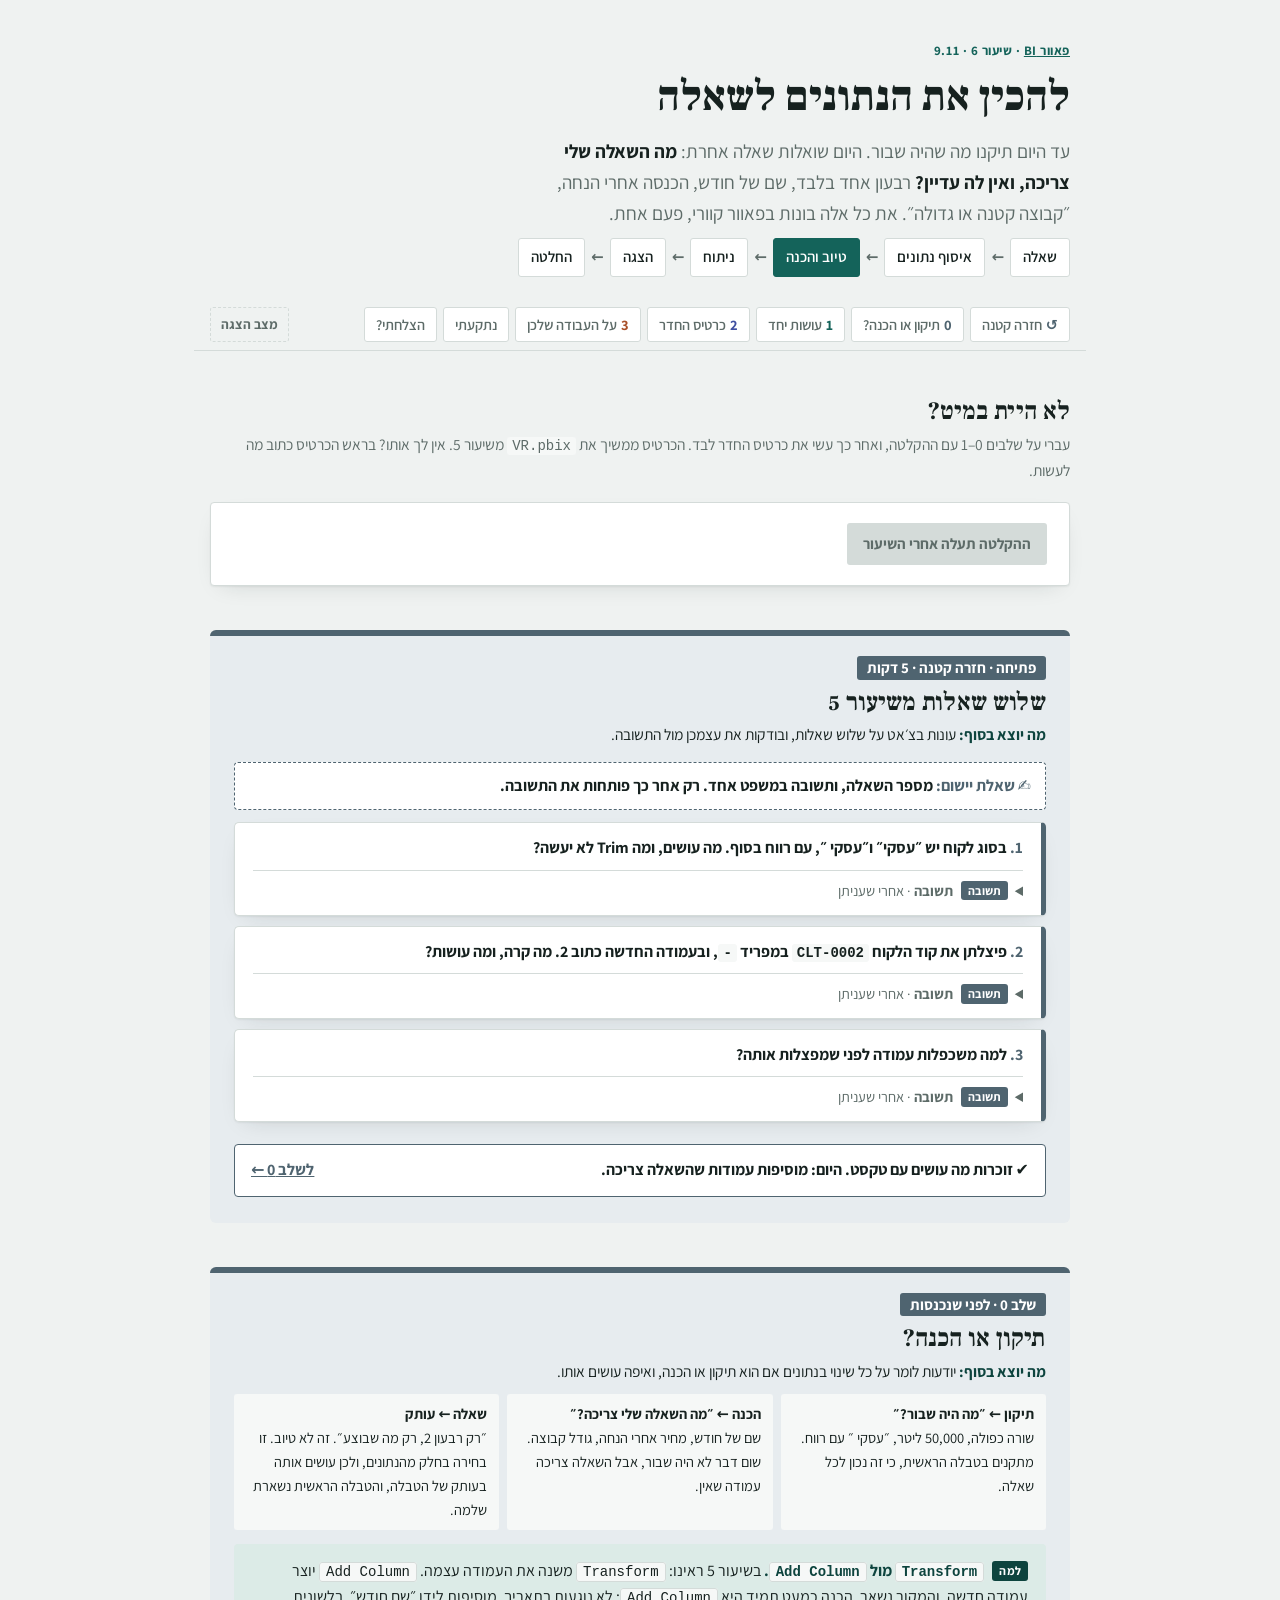
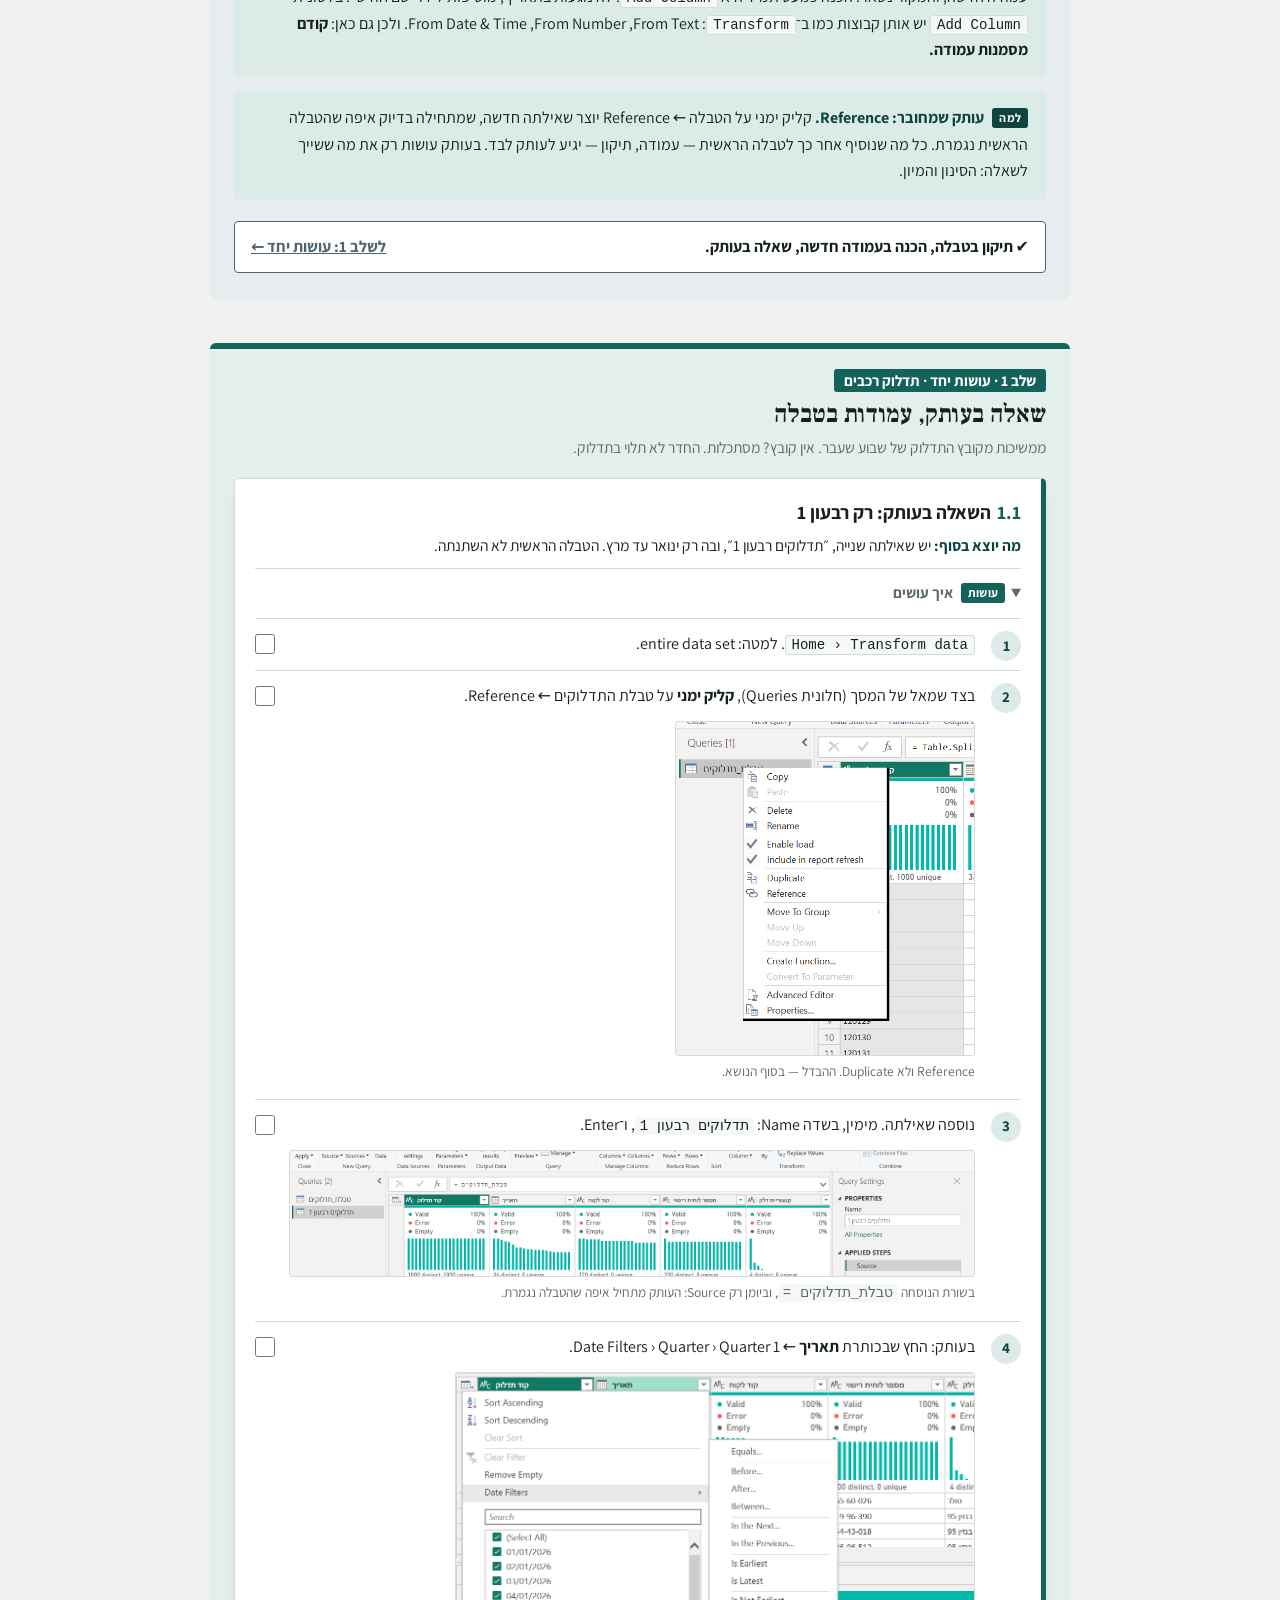
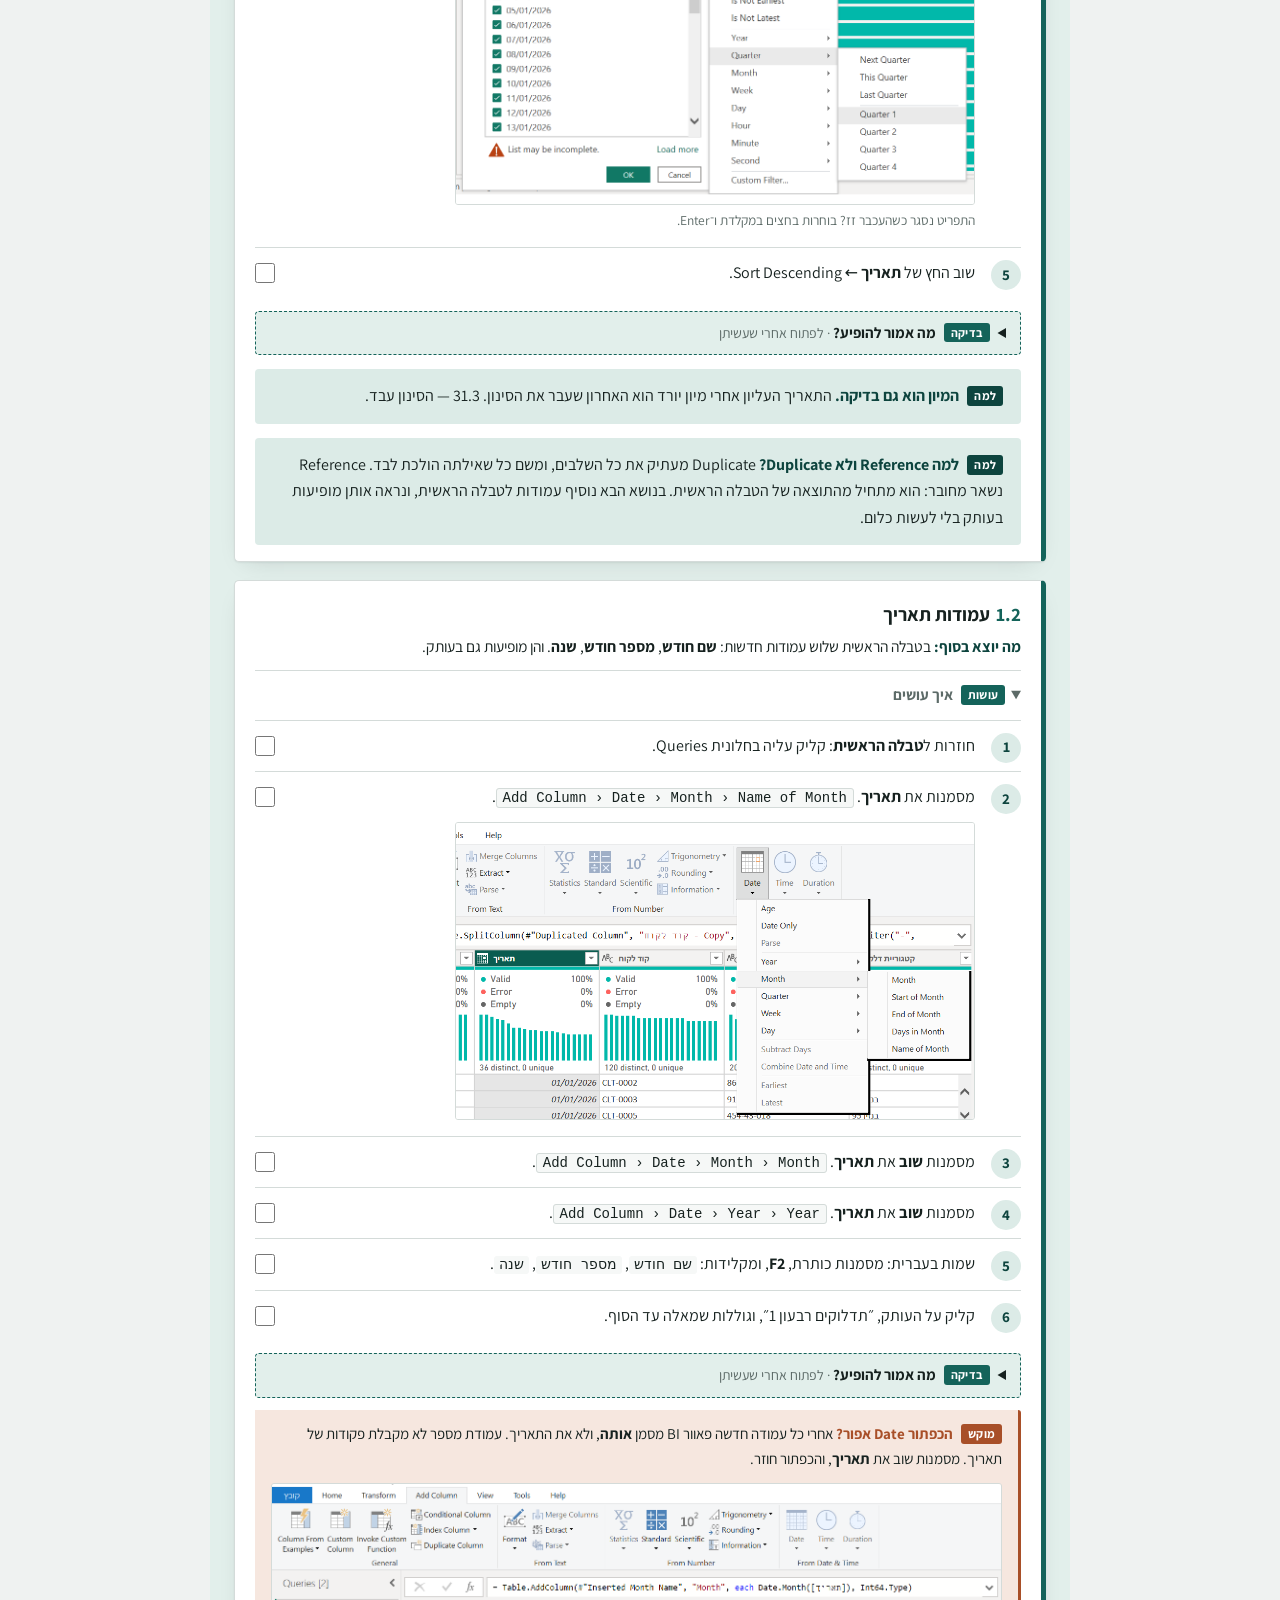
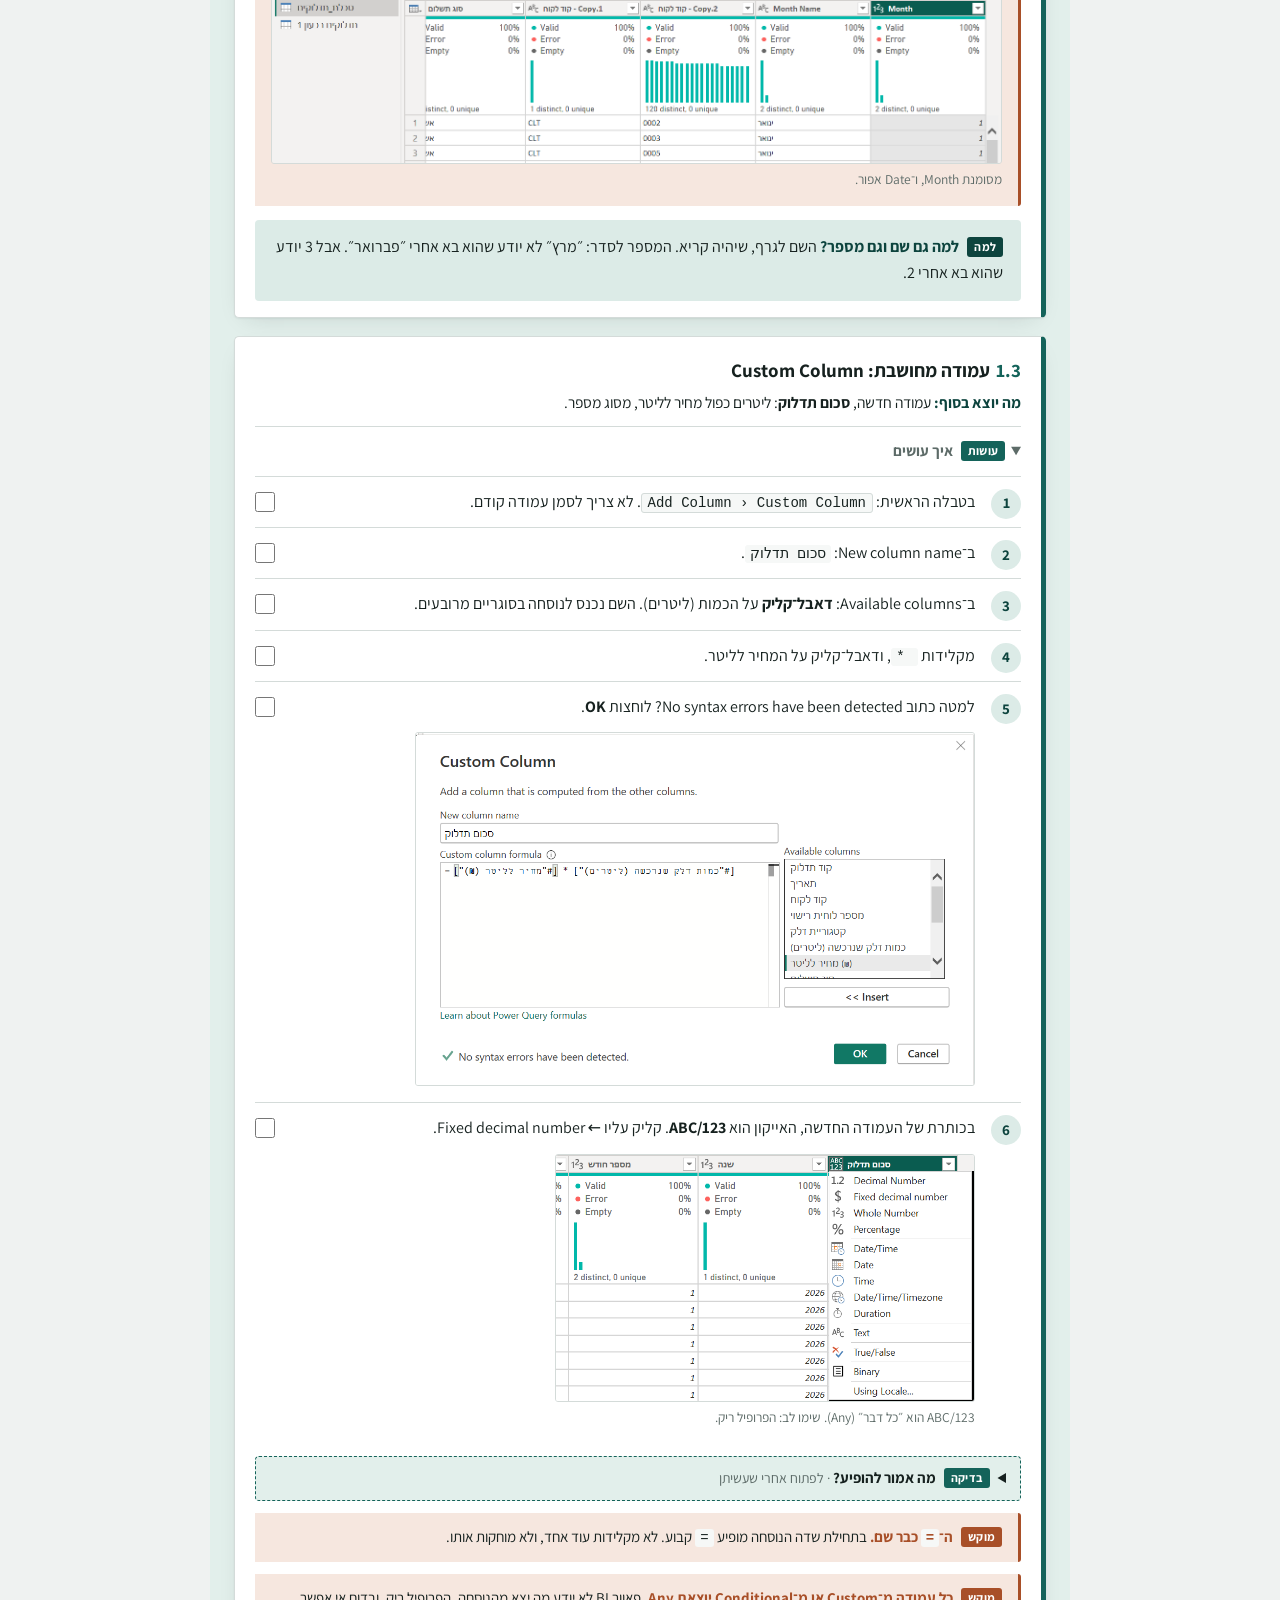
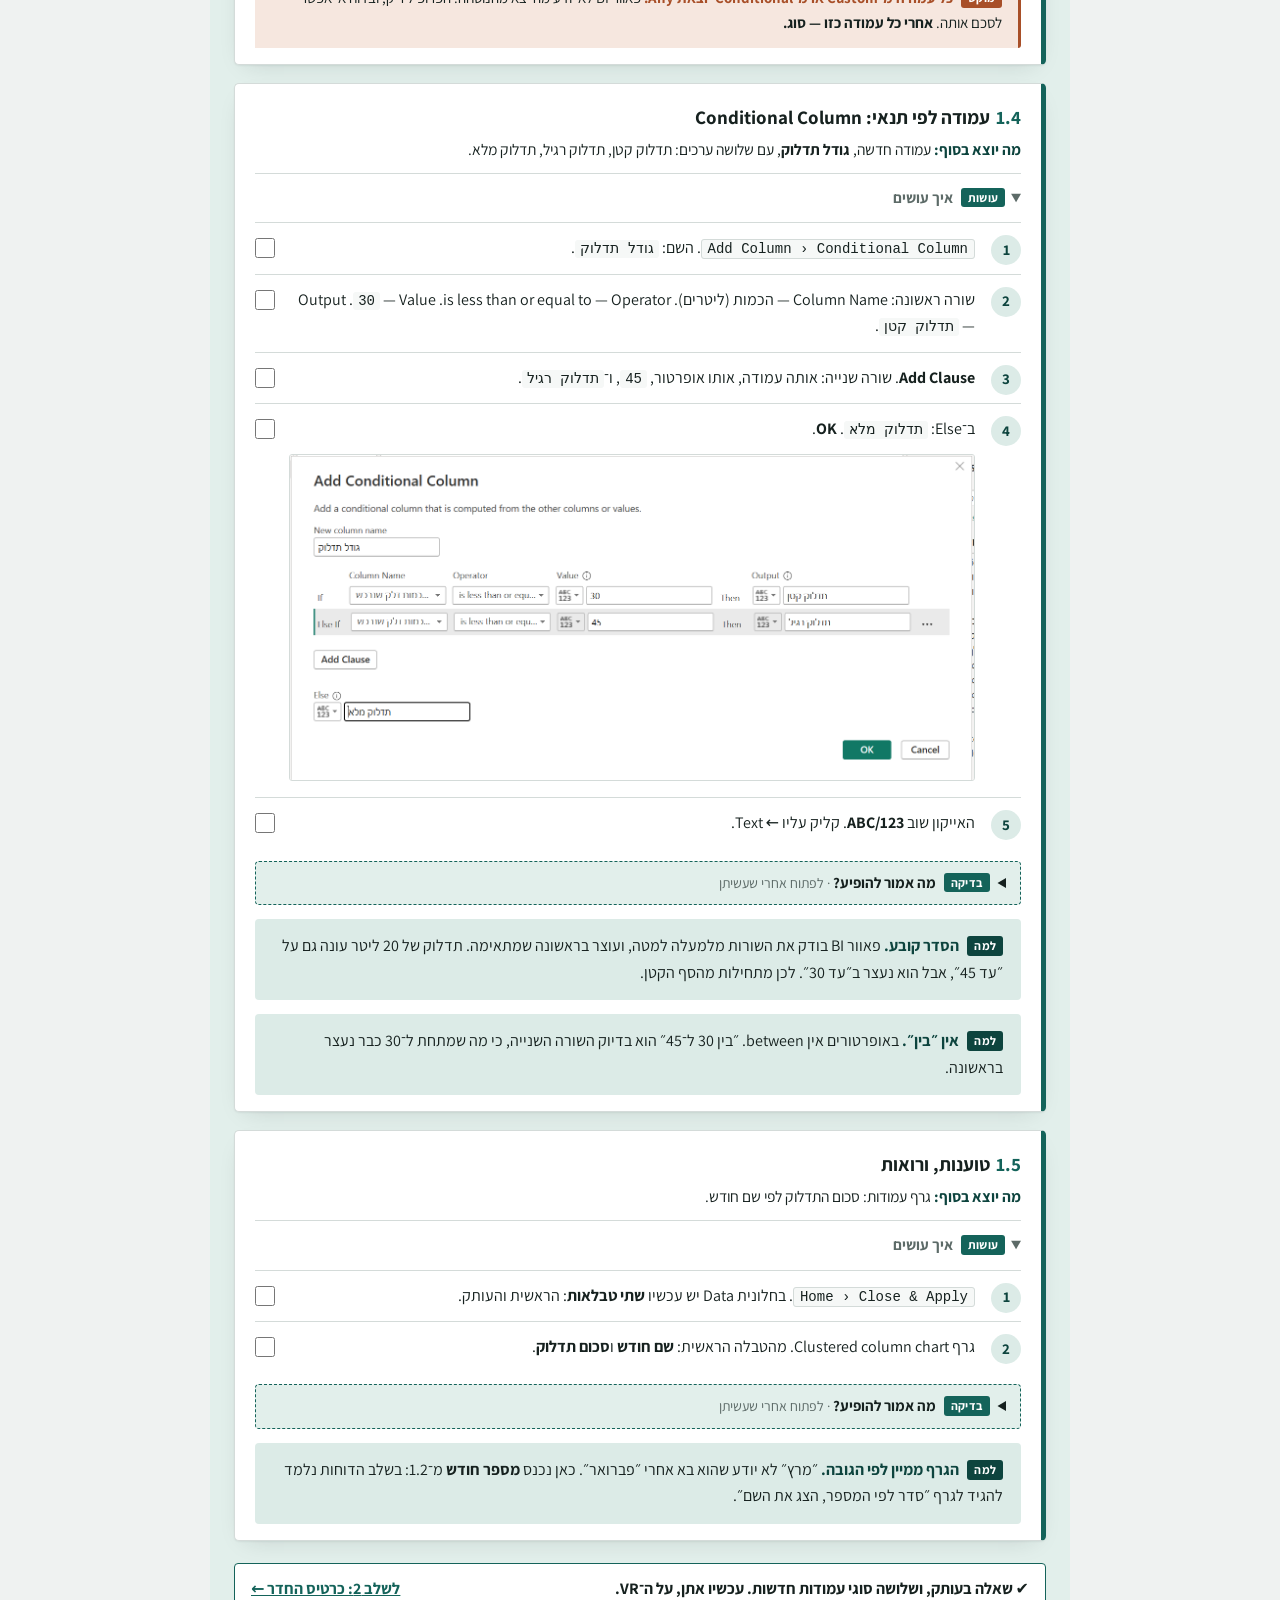
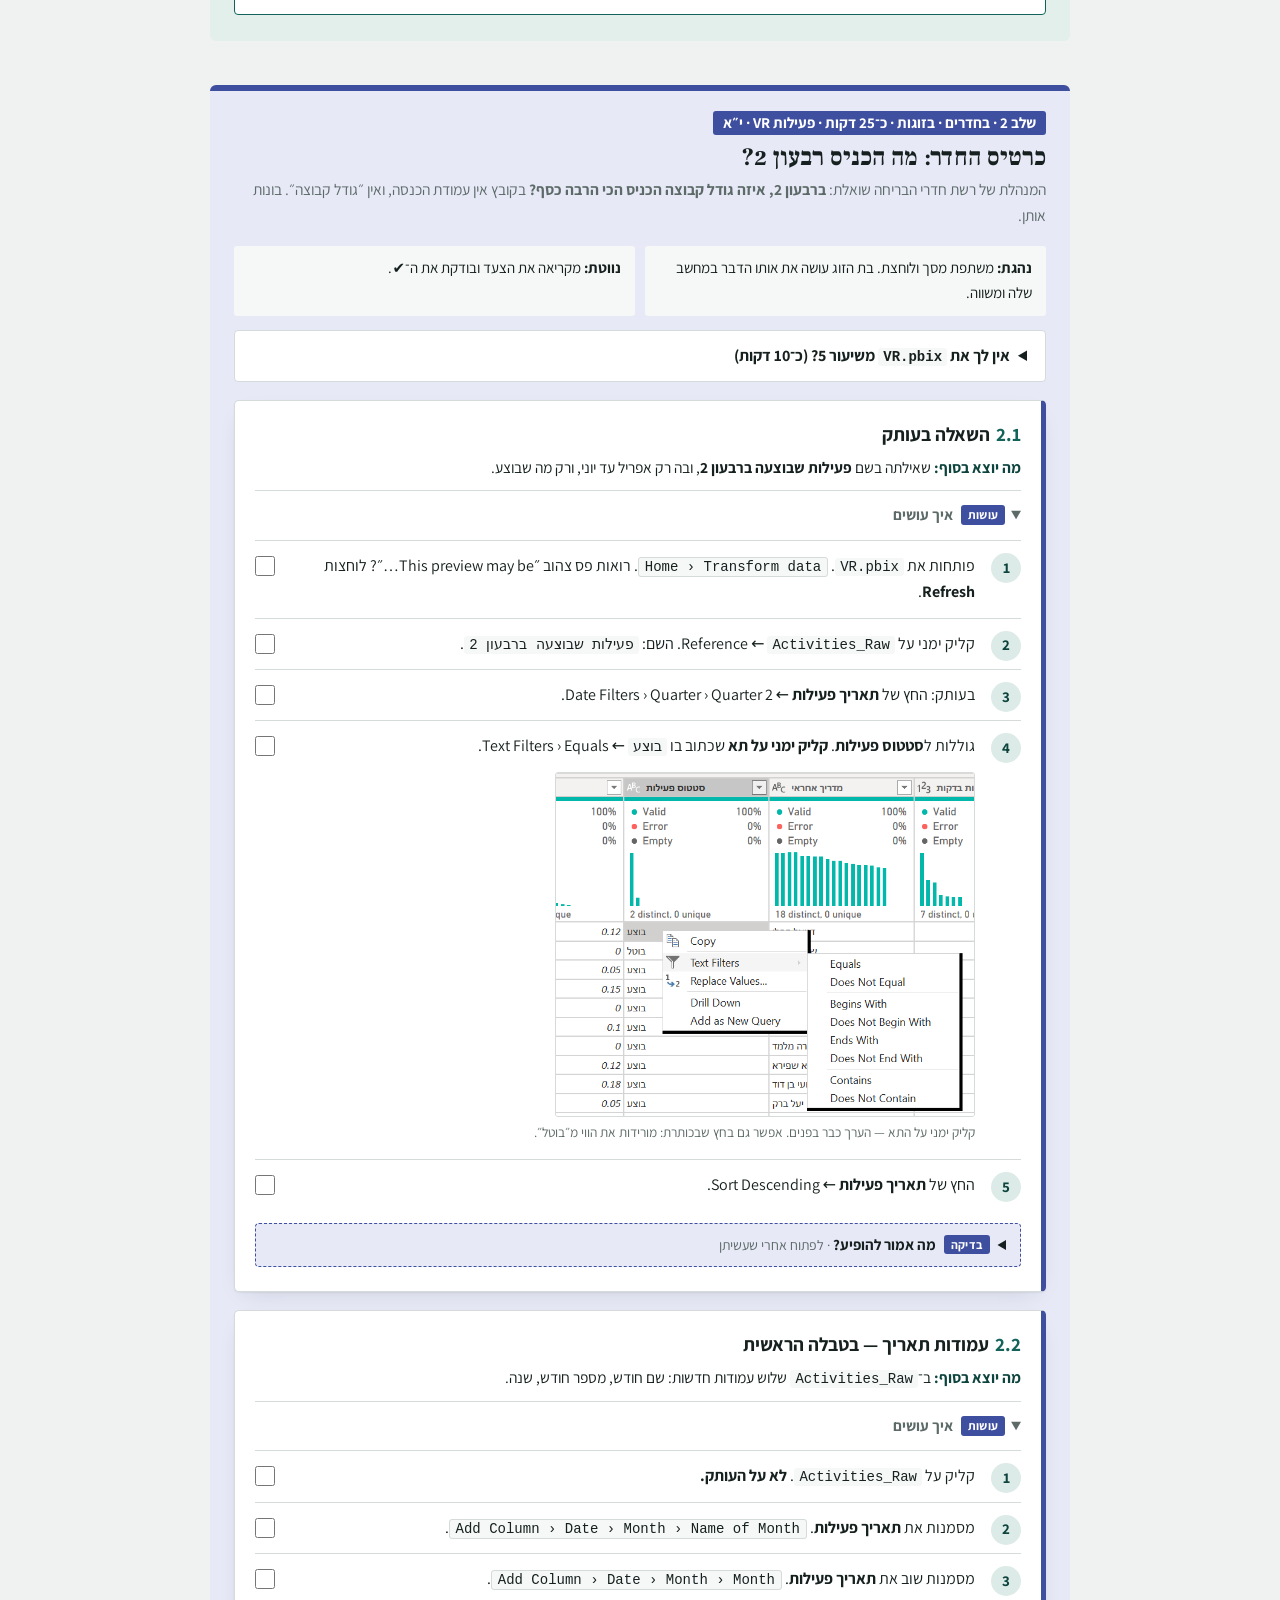
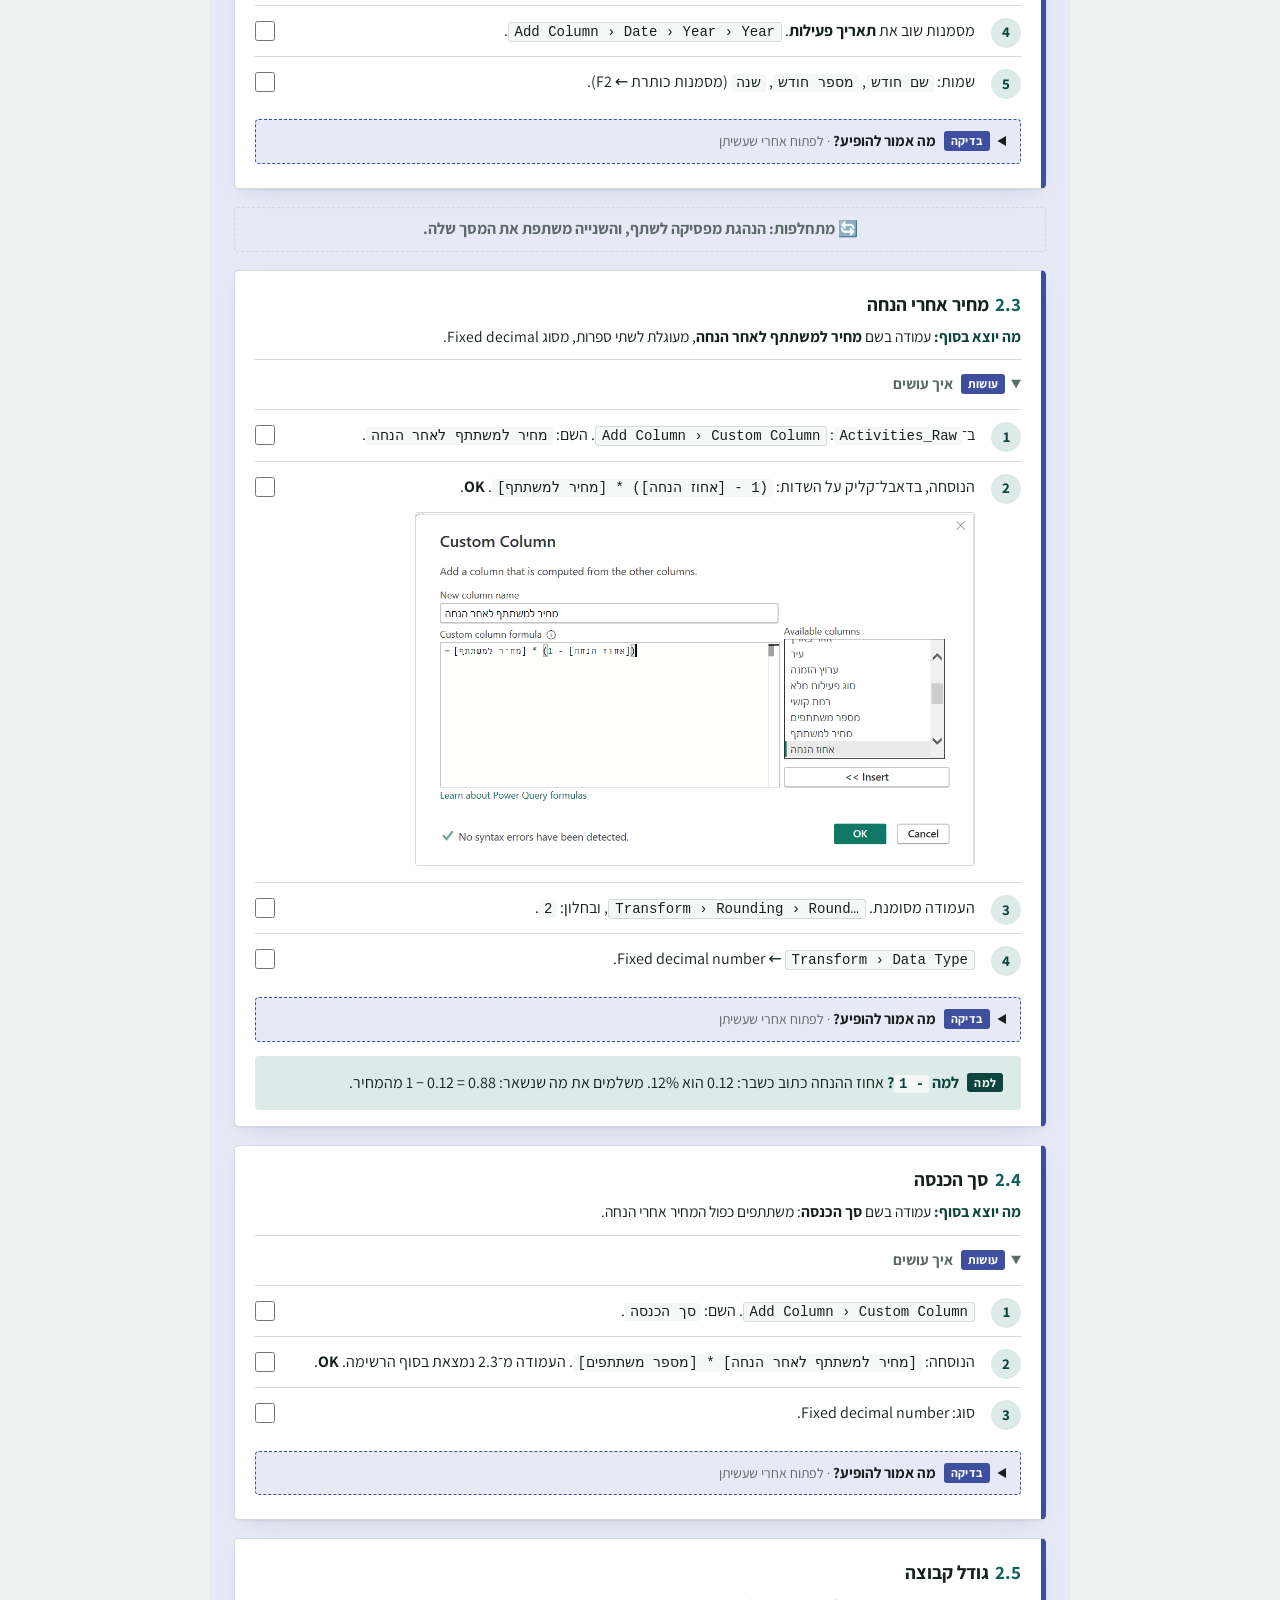
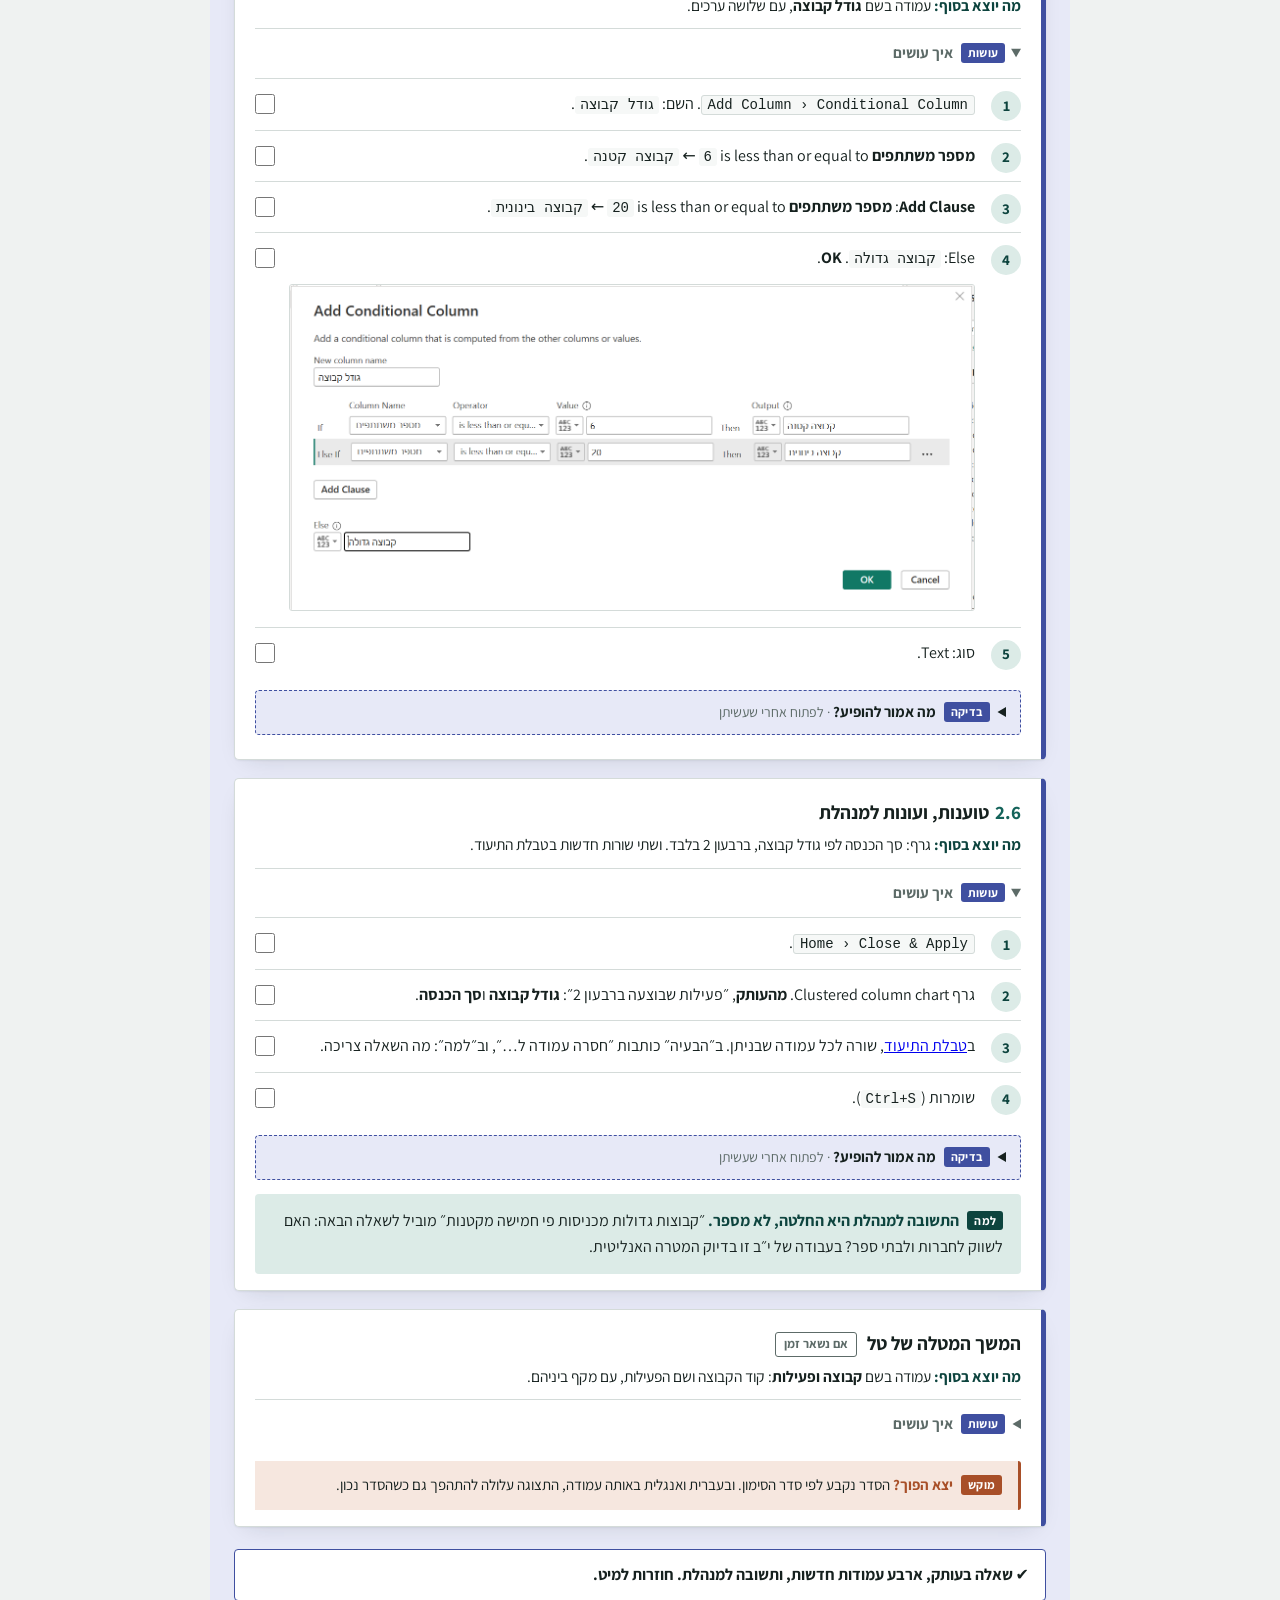
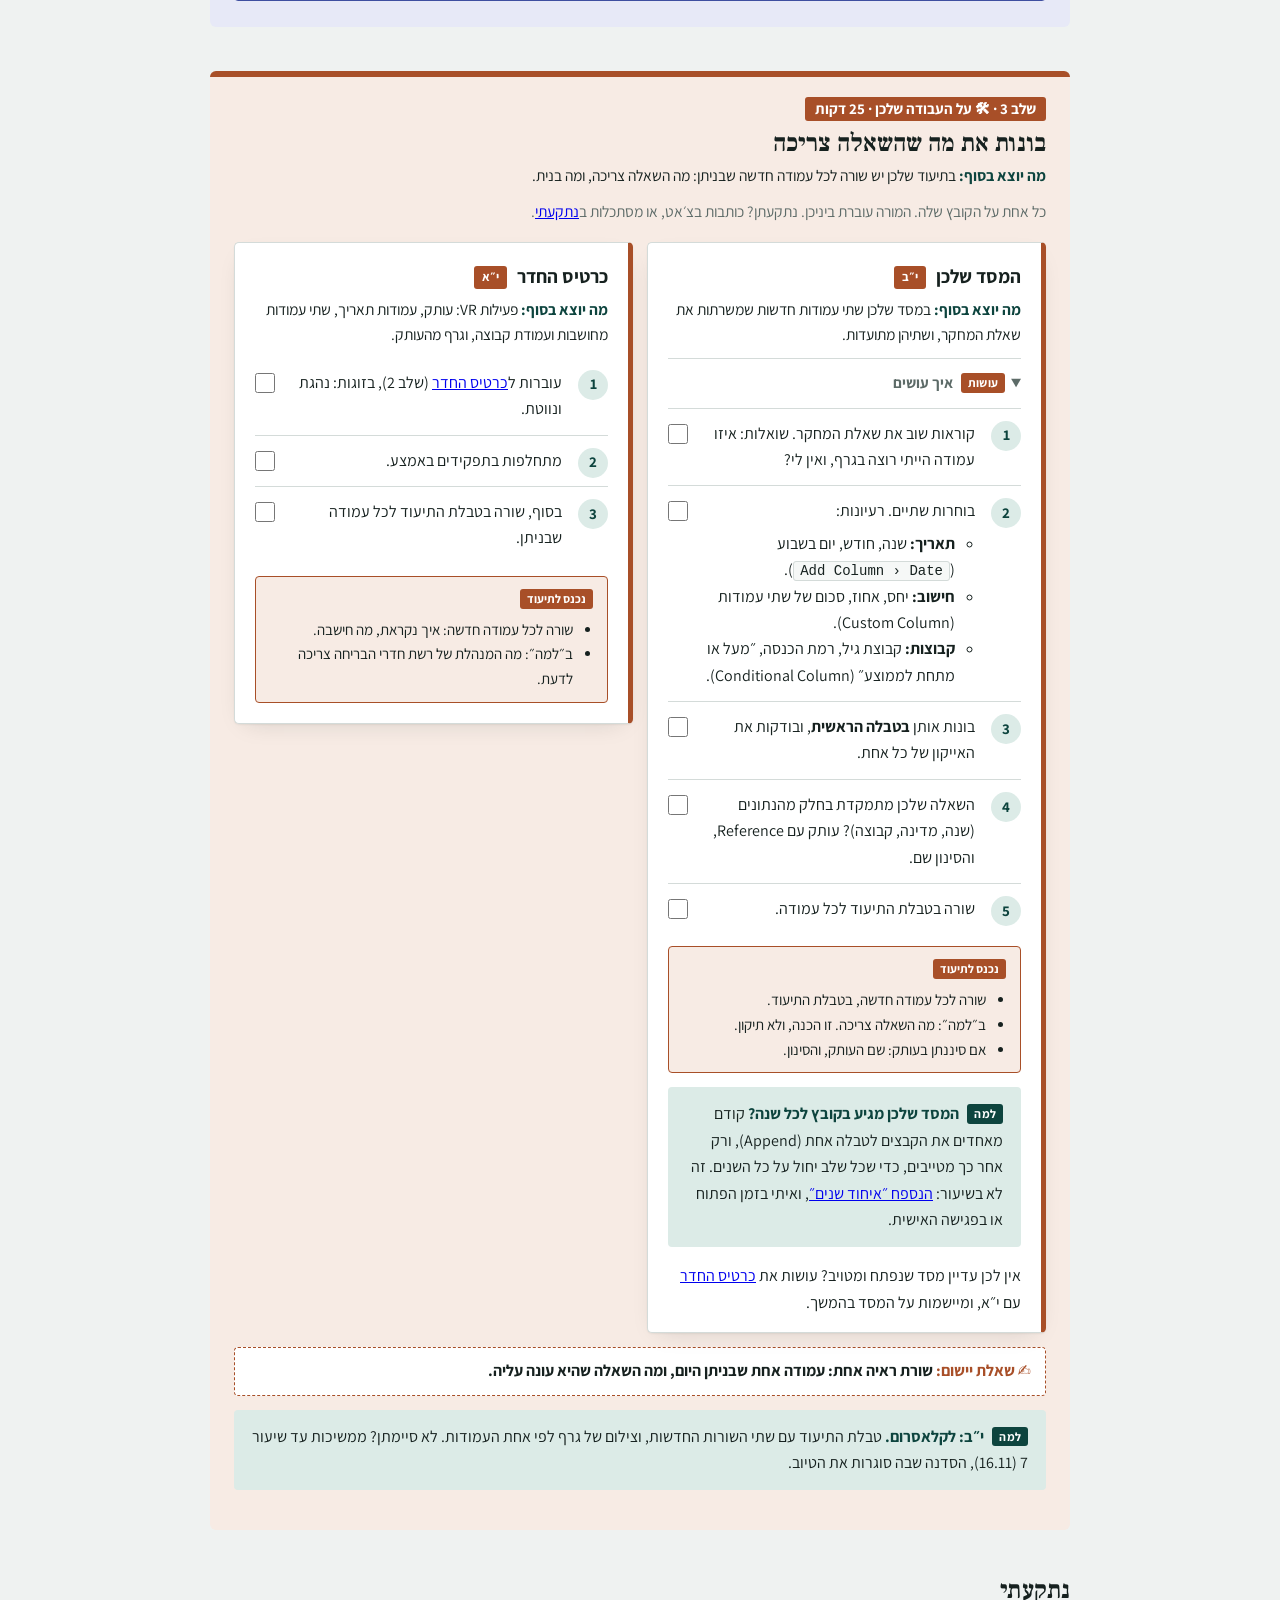
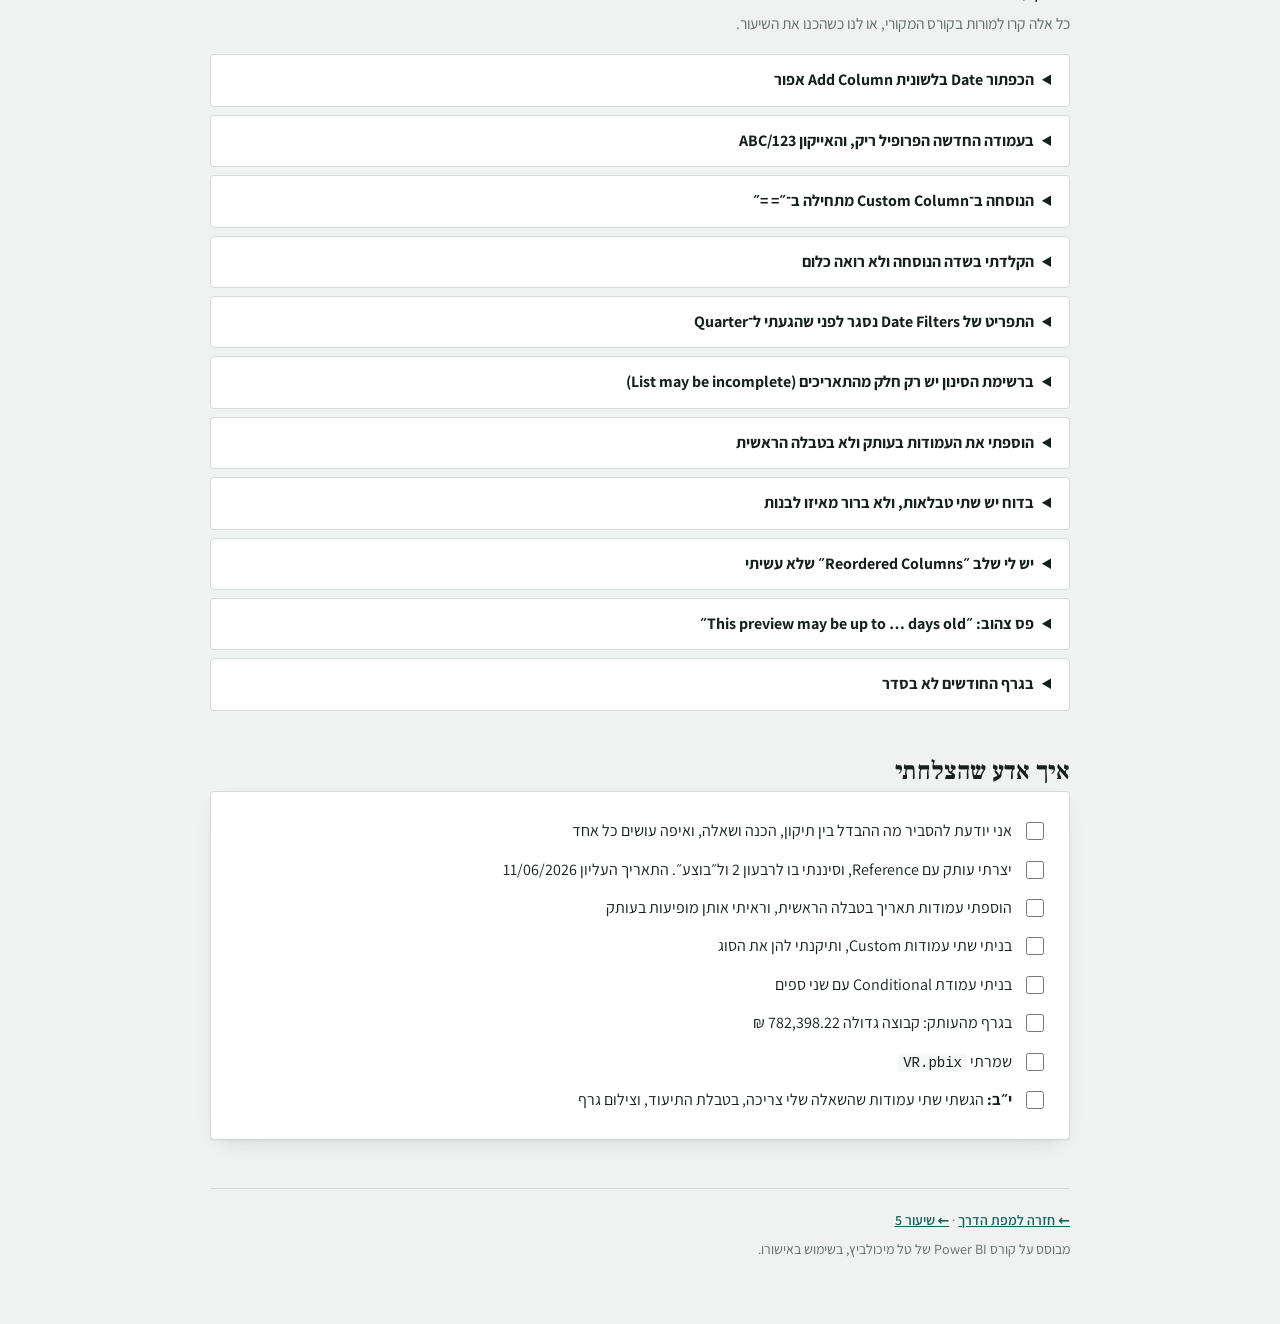
<file: lesson6.html>
<!doctype html>
<html lang="he" dir="rtl">
<head>
<meta charset="utf-8">
<meta name="viewport" content="width=device-width, initial-scale=1">
<title>שיעור 6 — להכין את הנתונים לשאלה</title>
<link rel="preconnect" href="https://fonts.googleapis.com">
<link rel="preconnect" href="https://fonts.gstatic.com" crossorigin>
<link rel="stylesheet" href="https://fonts.googleapis.com/css2?family=Assistant:wght@400;600;700&family=Frank+Ruhl+Libre:wght@500;700;900&display=swap">
<link rel="stylesheet" href="style.css?v=7">
<script src="lesson.js?v=2" defer></script>
</head>
<body class="v2" data-lesson="lesson6">
<div class="wrap">
<!-- שיעור 6 (9.11). היה שיעור 5 עד 24.10 (הלוח זז שבוע). חזרה קטנה ו־#own בקצב החדש -->

<header class="intro">
  <p class="eyebrow"><a href="index.html">פאוור BI</a> · שיעור 6 · 9.11</p>
  <h1>להכין את הנתונים לשאלה</h1>
  <p class="lede">עד היום תיקנו מה שהיה שבור. היום שואלות שאלה אחרת: <strong>מה השאלה שלי צריכה, ואין לה עדיין?</strong>
  רבעון אחד בלבד, שם של חודש, הכנסה אחרי הנחה, ״קבוצה קטנה או גדולה״. את כל אלה בונות בפאוור קוורי, פעם אחת.</p>
  <ul class="cycle" aria-label="מחזור הנתונים: אנחנו בשלב טיוב והכנה">
    <li>שאלה</li><li class="arr" aria-hidden="true">←</li>
    <li>איסוף נתונים</li><li class="arr" aria-hidden="true">←</li>
    <li class="here">טיוב והכנה</li><li class="arr" aria-hidden="true">←</li>
    <li>ניתוח</li><li class="arr" aria-hidden="true">←</li>
    <li>הצגה</li><li class="arr" aria-hidden="true">←</li>
    <li>החלטה</li>
  </ul>
</header>

<nav class="stages" aria-label="שלבי השיעור">
  <ol>
    <li class="s0"><a href="#recap"><span class="n">↺</span>חזרה קטנה</a></li>
    <li class="s0"><a href="#prep"><span class="n">0</span>תיקון או הכנה?</a></li>
    <li class="s1"><a href="#a"><span class="n">1</span>עושות יחד</a></li>
    <li class="s2"><a href="#room"><span class="n">2</span>כרטיס החדר</a></li>
    <li class="s3"><a href="#own"><span class="n">3</span>על העבודה שלכן</a></li>
    <li><a href="#stuck">נתקעתי</a></li>
    <li><a href="#done">הצלחתי?</a></li>
  </ol>
  <button type="button" class="present-btn" aria-pressed="false">מצב הצגה</button>
</nav>

<section id="rec">
  <h2>לא היית במיט?</h2>
  <p class="sub">עברי על שלבים 0–1 עם ההקלטה, ואחר כך עשי את כרטיס החדר לבד.
  הכרטיס ממשיך את <code>VR.pbix</code> משיעור 5. אין לך אותו? בראש הכרטיס כתוב מה לעשות.</p>
  <div class="box">
    <div class="rec">
      <!-- להחליף בקישור ההקלטה אחרי השיעור, ולהוריד את class="off" -->
      <a class="btn off" href="#" aria-disabled="true">ההקלטה תעלה אחרי השיעור</a>
    </div>
    <!-- אינדקס ההקלטה: יתווסף כאן אחרי השיעור, מתוך התמלול -->
  </div>
</section>

<!-- ===================== 0–5: חזרה קטנה ===================== -->
<section id="recap" class="stage s0 recap">
  <h2><span class="part">פתיחה · חזרה קטנה · 5 דקות</span>שלוש שאלות משיעור 5</h2>
  <p class="out">עונות בצ׳אט על שלוש שאלות, ובודקות את עצמכן מול התשובה.</p>
  <p class="chat">מספר השאלה, ותשובה במשפט אחד. רק אחר כך פותחות את התשובה.</p>

  <ol class="qs">
    <li>
      <p>בסוג לקוח יש ״עסקי״ ו״עסקי ״, עם רווח בסוף. מה עושים, ומה <span class="en">Trim</span> לא יעשה?</p>
      <details class="ans"><summary>תשובה</summary>
        <p>מסמנות את העמודה, ו־<span class="path">Transform › Format › Trim</span>. הוא מוריד רווחים בתחילת הטקסט ובסופו, והשתיים הופכות לקטגוריה אחת.
        שני רווחים <b>באמצע</b> הטקסט הוא משאיר, בשונה מ־<code>TRIM</code> של אקסל.</p>
      </details>
    </li>
    <li>
      <p>פיצלתן את קוד הלקוח <code>CLT-0002</code> במפריד <code>-</code>, ובעמודה החדשה כתוב 2. מה קרה, ומה עושות?</p>
      <details class="ans"><summary>תשובה</summary>
        <p>אחרי <span class="en">Split</span> פאוור BI הוסיף לבד שלב <span class="en">Changed Type</span>, ניחש שזה מספר, והאפסים נעלמו. מוחקות את השלב (ה־X שלידו) והאפסים חוזרים.
        לשנות ל־<span class="en">Text</span> אחר כך <b>לא</b> עוזר, כי האפסים כבר נמחקו.</p>
      </details>
    </li>
    <li>
      <p>למה משכפלות עמודה לפני שמפצלות אותה?</p>
      <details class="ans"><summary>תשובה</summary>
        <p>עובדות על העותק (<span class="path">Add Column › Duplicate Column</span>), והעמודה המקורית נשארת שלמה. אם הפיצול הרס משהו, המקור עדיין שם.</p>
      </details>
    </li>
  </ol>
  <div class="next">✔ זוכרות מה עושים עם טקסט. היום: מוסיפות עמודות שהשאלה צריכה. <a href="#prep">לשלב 0 ←</a></div>
</section>

<!-- ===================== שלב 0 ===================== -->
<section id="prep" class="stage s0">
  <h2><span class="part">שלב 0 · לפני שנכנסות</span>תיקון או הכנה?</h2>
  <p class="out">יודעות לומר על כל שינוי בנתונים אם הוא תיקון או הכנה, ואיפה עושים אותו.</p>

  <ul class="verbs">
    <li><b>תיקון ← ״מה היה שבור?״</b>שורה כפולה, 50,000 ליטר, ״עסקי ״ עם רווח. מתקנים בטבלה הראשית, כי זה נכון לכל שאלה.</li>
    <li><b>הכנה ← ״מה השאלה שלי צריכה?״</b>שם של חודש, מחיר אחרי הנחה, גודל קבוצה. שום דבר לא היה שבור, אבל השאלה צריכה עמודה שאין.</li>
    <li><b>שאלה ← עותק</b>״רק רבעון 2, רק מה שבוצע״. זה לא טיוב. זו בחירה בחלק מהנתונים, ולכן עושים אותה בעותק של הטבלה, והטבלה הראשית נשארת שלמה.</li>
  </ul>

  <div class="why"><b><span class="path">Transform</span> מול <span class="path">Add Column</span>.</b> בשיעור 5 ראינו: <span class="path">Transform</span> משנה את העמודה עצמה.
  <span class="path">Add Column</span> יוצר עמודה חדשה, והמקור נשאר. הכנה כמעט תמיד היא <span class="path">Add Column</span>: לא נוגעות בתאריך, מוסיפות לידו ״שם חודש״.
  בלשונית <span class="path">Add Column</span> יש אותן קבוצות כמו ב־<span class="path">Transform</span>: <span class="en">From Text</span>, <span class="en">From Number</span>, <span class="en">From Date &amp; Time</span>. ולכן גם כאן: <b>קודם מסמנות עמודה.</b></div>

  <div class="why"><b>עותק שמחובר: <span class="en">Reference</span>.</b> קליק ימני על הטבלה ← <span class="en">Reference</span> יוצר שאילתה חדשה, שמתחילה בדיוק איפה שהטבלה הראשית נגמרת.
  כל מה שנוסיף אחר כך לטבלה הראשית — עמודה, תיקון — יגיע לעותק לבד. בעותק עושות רק את מה ששייך לשאלה: הסינון והמיון.</div>

  <div class="next">✔ תיקון בטבלה, הכנה בעמודה חדשה, שאלה בעותק. <a href="#a">לשלב 1: עושות יחד ←</a></div>
</section>

<!-- ===================== שלב 1 ===================== -->
<section id="a" class="stage s1">
  <h2><span class="part">שלב 1 · עושות יחד · תדלוק רכבים</span>שאלה בעותק, עמודות בטבלה</h2>
  <p class="sub">ממשיכות מקובץ התדלוק של שבוע שעבר. אין קובץ? מסתכלות. החדר לא תלוי בתדלוק.</p>

  <article class="topic">
    <h3><span class="t">1.1</span>השאלה בעותק: רק רבעון 1</h3>
    <p class="out">יש שאילתה שנייה, ״תדלוקים רבעון 1״, ובה רק ינואר עד מרץ. הטבלה הראשית לא השתנתה.</p>
    <details class="how" open><summary>איך עושים</summary>
      <ol class="do">
        <li><span class="path">Home › Transform data</span>. למטה: <span class="en">entire data set</span>.</li>
        <li>בצד שמאל של המסך (חלונית <span class="en">Queries</span>), <b>קליק ימני</b> על טבלת התדלוקים ← <span class="en">Reference</span>.
          <figure><img src="img/l5-01-reference-menu.png" alt="קליק ימני על השאילתה טבלת_תדלוקים: תפריט עם Copy, Delete, Rename, Enable load, Duplicate, Reference ועוד" width="581" height="650" loading="lazy" style="width:300px">
          <figcaption><span class="en">Reference</span> ולא <span class="en">Duplicate</span>. ההבדל — בסוף הנושא.</figcaption></figure></li>
        <li>נוספה שאילתה. מימין, בשדה <span class="en">Name</span>: <code>תדלוקים רבעון 1</code>, ו־Enter.
          <figure><img src="img/l5-02-reference-query.png" alt="שתי שאילתות בחלונית Queries: טבלת_תדלוקים ותדלוקים רבעון 1. בשורת הנוסחה: = טבלת_תדלוקים. ביומן של השאילתה החדשה רק Source" width="1920" height="350" loading="lazy">
          <figcaption>בשורת הנוסחה <code>= טבלת_תדלוקים</code>, וביומן רק <span class="en">Source</span>: העותק מתחיל איפה שהטבלה נגמרת.</figcaption></figure></li>
        <li>בעותק: החץ שבכותרת <b>תאריך</b> ← <span class="en">Date Filters › Quarter › Quarter 1</span>.
          <figure><img src="img/l5-03-quarter-filter.png" alt="החץ בכותרת התאריך פתוח: Date Filters, ובתוכו Quarter, ובתוכו Quarter 1 עד Quarter 4" width="1064" height="885" loading="lazy" style="width:520px">
          <figcaption>התפריט נסגר כשהעכבר זז? בוחרות בחצים במקלדת ו־Enter.</figcaption></figure></li>
        <li>שוב החץ של <b>תאריך</b> ← <span class="en">Sort Descending</span>.</li>
      </ol>
      <details class="ok"><summary>מה אמור להופיע?</summary>
        בשורה העליונה <b>31/03/2026</b>. ביומן של העותק שלושה שלבים: <span class="en">Source</span>, <span class="en">Filtered Rows</span>, <span class="en">Sorted Rows</span>.
        אחרי <span class="en">Close &amp; Apply</span>: בעותק <b>2,422</b> שורות, ובטבלה הראשית עדיין 2,901.
        <figure><img src="img/l5-04-q1-sorted.png" alt="העותק אחרי סינון ומיון: התאריך העליון 31/03/2026, וביומן Source, Filtered Rows, Sorted Rows" width="1920" height="387" loading="lazy"></figure></details>
    </details>
    <div class="why"><b>המיון הוא גם בדיקה.</b> התאריך העליון אחרי מיון יורד הוא האחרון שעבר את הסינון. 31.3 — הסינון עבד.</div>
    <div class="why"><b>למה <span class="en">Reference</span> ולא <span class="en">Duplicate</span>?</b> <span class="en">Duplicate</span> מעתיק את כל השלבים, ומשם כל שאילתה הולכת לבד.
    <span class="en">Reference</span> נשאר מחובר: הוא מתחיל מהתוצאה של הטבלה הראשית. בנושא הבא נוסיף עמודות לטבלה הראשית, ונראה אותן מופיעות בעותק בלי לעשות כלום.</div>
  </article>

  <article class="topic">
    <h3><span class="t">1.2</span>עמודות תאריך</h3>
    <p class="out">בטבלה הראשית שלוש עמודות חדשות: <b>שם חודש</b>, <b>מספר חודש</b>, <b>שנה</b>. והן מופיעות גם בעותק.</p>
    <details class="how" open><summary>איך עושים</summary>
      <ol class="do">
        <li>חוזרות ל<b>טבלה הראשית</b>: קליק עליה בחלונית <span class="en">Queries</span>.</li>
        <li>מסמנות את <b>תאריך</b>. <span class="path">Add Column › Date › Month › Name of Month</span>.
          <figure><img src="img/l5-05-date-menu.png" alt="בלשונית Add Column הכפתור Date פתוח, ובו Month, ובתוכו Month, Start of Month, End of Month, Days in Month, Name of Month" width="995" height="567" loading="lazy" style="width:520px"></figure></li>
        <li>מסמנות <b>שוב</b> את <b>תאריך</b>. <span class="path">Add Column › Date › Month › Month</span>.</li>
        <li>מסמנות <b>שוב</b> את <b>תאריך</b>. <span class="path">Add Column › Date › Year › Year</span>.</li>
        <li>שמות בעברית: מסמנות כותרת, <b>F2</b>, ומקלידות: <code>שם חודש</code>, <code>מספר חודש</code>, <code>שנה</code>.</li>
        <li>קליק על העותק, ״תדלוקים רבעון 1״, וגוללות שמאלה עד הסוף.</li>
      </ol>
      <details class="ok"><summary>מה אמור להופיע?</summary>
        בשם החודש כתוב <b>ינואר</b>, בעברית. בעותק מופיעות שלוש העמודות, אבל ביומן שלו עדיין רק שלושה שלבים.
        <figure><img src="img/l5-07-columns-in-reference.png" alt="בעותק תדלוקים רבעון 1 מופיעות העמודות שם חודש (מרץ), מספר חודש (3) ושנה (2026), וביומן שלו רק Source, Filtered Rows, Sorted Rows" width="1920" height="359" loading="lazy">
        <figcaption>העמודות נוספו בטבלה הראשית, והגיעו לעותק לבד. זה <span class="en">Reference</span>.</figcaption></figure></details>
    </details>
    <div class="trap"><b>הכפתור <span class="en">Date</span> אפור?</b> אחרי כל עמודה חדשה פאוור BI מסמן <b>אותה</b>, ולא את התאריך. עמודת מספר לא מקבלת פקודות של תאריך.
    מסמנות שוב את <b>תאריך</b>, והכפתור חוזר.
    <figure><img src="img/l5-06-date-greyed.png" alt="אחרי הוספת Month מסומנת העמודה Month, והכפתורים Date, Time ו־Duration בלשונית Add Column אפורים" width="1521" height="581" loading="lazy">
    <figcaption>מסומנת <span class="en">Month</span>, ו־<span class="en">Date</span> אפור.</figcaption></figure></div>
    <div class="why"><b>למה גם שם וגם מספר?</b> השם לגרף, שיהיה קריא. המספר לסדר: ״מרץ״ לא יודע שהוא בא אחרי ״פברואר״. אבל 3 יודע שהוא בא אחרי 2.</div>
  </article>

  <article class="topic">
    <h3><span class="t">1.3</span>עמודה מחושבת: <span class="en">Custom Column</span></h3>
    <p class="out">עמודה חדשה, <b>סכום תדלוק</b>: ליטרים כפול מחיר לליטר, מסוג מספר.</p>
    <details class="how" open><summary>איך עושים</summary>
      <ol class="do">
        <li>בטבלה הראשית: <span class="path">Add Column › Custom Column</span>. לא צריך לסמן עמודה קודם.</li>
        <li>ב־<span class="en">New column name</span>: <code>סכום תדלוק</code>.</li>
        <li>ב־<span class="en">Available columns</span>: <b>דאבל־קליק</b> על הכמות (ליטרים). השם נכנס לנוסחה בסוגריים מרובעים.</li>
        <li>מקלידות <code> * </code>, ודאבל־קליק על המחיר לליטר.</li>
        <li>למטה כתוב <span class="en">No syntax errors have been detected</span>? לוחצות <b>OK</b>.
          <figure><img src="img/l5-08-custom-fuel.png" alt="חלון Custom Column: השם סכום תדלוק, והנוסחה כמות דלק שנרכשה (ליטרים) כפול מחיר לליטר, ולמטה No syntax errors have been detected" width="1051" height="663" loading="lazy" style="width:560px"></figure></li>
        <li>בכותרת של העמודה החדשה, האייקון הוא <b>ABC/123</b>. קליק עליו ← <span class="en">Fixed decimal number</span>.
          <figure><img src="img/l5-09-any-type.png" alt="העמודה סכום תדלוק עם האייקון ABC 123 ופרופיל ריק, ותפריט הסוגים פתוח עליה" width="774" height="456" loading="lazy" style="width:420px">
          <figcaption>ABC/123 הוא ״כל דבר״ (<span class="en">Any</span>). שימו לב: הפרופיל ריק.</figcaption></figure></li>
      </ol>
      <details class="ok"><summary>מה אמור להופיע?</summary>
        בשורה הראשונה <b>246.75</b>. האייקון <b>$</b>, והפרופיל מלא.</details>
    </details>
    <div class="trap"><b>ה־<code>=</code> כבר שם.</b> בתחילת שדה הנוסחה מופיע <code>=</code> קבוע. לא מקלידות עוד אחד, ולא מוחקות אותו.</div>
    <div class="trap"><b>כל עמודה מ־<span class="en">Custom</span> או מ־<span class="en">Conditional</span> יוצאת <span class="en">Any</span>.</b> פאוור BI לא יודע מה יצא מהנוסחה.
    הפרופיל ריק, ובדוח אי אפשר לסכם אותה. <b>אחרי כל עמודה כזו — סוג.</b></div>
  </article>

  <article class="topic">
    <h3><span class="t">1.4</span>עמודה לפי תנאי: <span class="en">Conditional Column</span></h3>
    <p class="out">עמודה חדשה, <b>גודל תדלוק</b>, עם שלושה ערכים: תדלוק קטן, תדלוק רגיל, תדלוק מלא.</p>
    <details class="how" open><summary>איך עושים</summary>
      <ol class="do">
        <li><span class="path">Add Column › Conditional Column</span>. השם: <code>גודל תדלוק</code>.</li>
        <li>שורה ראשונה: <span class="en">Column Name</span> — הכמות (ליטרים). <span class="en">Operator</span> — <span class="en">is less than or equal to</span>. <span class="en">Value</span> — <code>30</code>. <span class="en">Output</span> — <code>תדלוק קטן</code>.</li>
        <li><b>Add Clause</b>. שורה שנייה: אותה עמודה, אותו אופרטור, <code>45</code>, ו־<code>תדלוק רגיל</code>.</li>
        <li>ב־<span class="en">Else</span>: <code>תדלוק מלא</code>. <b>OK</b>.
          <figure><img src="img/l5-10-conditional-fuel.png" alt="חלון Add Conditional Column: אם הכמות קטנה או שווה ל־30 אז תדלוק קטן, אחרת אם קטנה או שווה ל־45 אז תדלוק רגיל, אחרת תדלוק מלא" width="1396" height="663" loading="lazy"></figure></li>
        <li>האייקון שוב <b>ABC/123</b>. קליק עליו ← <span class="en">Text</span>.</li>
      </ol>
      <details class="ok"><summary>מה אמור להופיע?</summary>
        האייקון <b>ABC</b>, ובפרופיל <b>3 distinct</b>.</details>
    </details>
    <div class="why"><b>הסדר קובע.</b> פאוור BI בודק את השורות מלמעלה למטה, ועוצר בראשונה שמתאימה. תדלוק של 20 ליטר עונה גם על ״עד 45״, אבל הוא נעצר ב״עד 30״.
    לכן מתחילות מהסף הקטן.</div>
    <div class="why"><b>אין ״בין״.</b> באופרטורים אין <span class="en">between</span>. ״בין 30 ל־45״ הוא בדיוק השורה השנייה, כי מה שמתחת ל־30 כבר נעצר בראשונה.</div>
  </article>

  <article class="topic">
    <h3><span class="t">1.5</span>טוענות, ורואות</h3>
    <p class="out">גרף עמודות: סכום התדלוק לפי שם חודש.</p>
    <details class="how" open><summary>איך עושים</summary>
      <ol class="do">
        <li><span class="path">Home › Close &amp; Apply</span>. בחלונית <span class="en">Data</span> יש עכשיו <b>שתי טבלאות</b>: הראשית והעותק.</li>
        <li>גרף <span class="en">Clustered column chart</span>. מהטבלה הראשית: <b>שם חודש</b> ו<b>סכום תדלוק</b>.</li>
      </ol>
      <details class="ok"><summary>מה אמור להופיע?</summary>
        חמש עמודות, מינואר עד מאי. אבל לא בסדר הזה:
        <figure><img src="img/l5-11-chart-by-month.png" alt="גרף עמודות של סכום תדלוק לפי שם חודש: ינואר, מרץ, פברואר, אפריל, מאי, מהגבוה לנמוך" width="1279" height="802" loading="lazy">
        <figcaption>ינואר, מרץ, פברואר, אפריל, מאי: מהגבוה לנמוך, לא לפי לוח השנה.</figcaption></figure></details>
    </details>
    <div class="why"><b>הגרף ממיין לפי הגובה.</b> ״מרץ״ לא יודע שהוא בא אחרי ״פברואר״. כאן נכנס <b>מספר חודש</b> מ־1.2: בשלב הדוחות נלמד להגיד לגרף ״סדר לפי המספר, הצג את השם״.</div>
  </article>

  <div class="next">✔ שאלה בעותק, ושלושה סוגי עמודות חדשות. עכשיו אתן, על ה־VR. <a href="#room">לשלב 2: כרטיס החדר ←</a></div>
</section>

<!-- ===================== שלב 2 ===================== -->
<section id="room" class="stage s2">
  <h2><span class="part">שלב 2 · בחדרים · בזוגות · כ־25 דקות · פעילות VR · י״א</span>כרטיס החדר: מה הכניס רבעון 2?</h2>
  <p class="sub">המנהלת של רשת חדרי הבריחה שואלת: <b>ברבעון 2, איזה גודל קבוצה הכניס הכי הרבה כסף?</b> בקובץ אין עמודת הכנסה, ואין ״גודל קבוצה״. בונות אותן.</p>
  <div class="roles">
    <div><b>נהגת:</b> משתפת מסך ולוחצת. בת הזוג עושה את אותו הדבר במחשב שלה ומשווה.</div>
    <div><b>נווטת:</b> מקריאה את הצעד ובודקת את ה־✔.</div>
  </div>

  <details><summary><b>אין לך את <code>VR.pbix</code> משיעור 5?</b> (כ־10 דקות)</summary>
    <p>מורידות את <a class="file" href="files/vr-activities.xlsx" download="נתוני פעילות VR - לתרגול.xlsx">נתוני פעילות VR - לתרגול.xlsx</a>,
    ועושות את <a href="lesson5.html#room" target="_blank" rel="noopener">כרטיס החדר של שיעור 5</a>, רק נושאים <b>2.1</b> ו־<b>2.3</b>: חיבור, ותיקון ארבע הבעיות.
    את 2.2 ואת 2.4 אפשר לדלג. שומרות בשם <code>VR</code>, וחוזרות לכאן.</p>
  </details>

  <article class="topic">
    <h3><span class="t">2.1</span>השאלה בעותק</h3>
    <p class="out">שאילתה בשם <b>פעילות שבוצעה ברבעון 2</b>, ובה רק אפריל עד יוני, ורק מה שבוצע.</p>
    <details class="how" open><summary>איך עושים</summary>
      <ol class="do">
        <li>פותחות את <code>VR.pbix</code>. <span class="path">Home › Transform data</span>. רואות פס צהוב ״<span class="en">This preview may be</span>…״? לוחצות <b>Refresh</b>.</li>
        <li>קליק ימני על <code>Activities_Raw</code> ← <span class="en">Reference</span>. השם: <code>פעילות שבוצעה ברבעון 2</code>.</li>
        <li>בעותק: החץ של <b>תאריך פעילות</b> ← <span class="en">Date Filters › Quarter › Quarter 2</span>.</li>
        <li>גוללות ל<b>סטטוס פעילות</b>. <b>קליק ימני על תא</b> שכתוב בו <code>בוצע</code> ← <span class="en">Text Filters › Equals</span>.
          <figure><img src="img/l5-12-status-equals.png" alt="קליק ימני על תא בוצע: תפריט עם Copy, Text Filters, Replace Values, ובתוך Text Filters האפשרויות Equals, Does Not Equal, Begins With ועוד" width="691" height="567" loading="lazy" style="width:420px">
          <figcaption>קליק ימני על התא — הערך כבר בפנים. אפשר גם בחץ שבכותרת: מורידות את הווי מ״בוטל״.</figcaption></figure></li>
        <li>החץ של <b>תאריך פעילות</b> ← <span class="en">Sort Descending</span>.</li>
      </ol>
      <details class="ok"><summary>מה אמור להופיע?</summary>
        בשורה העליונה <b>11/06/2026</b>. ביומן של העותק: <span class="en">Source</span>, ‏<span class="en">Filtered Rows</span>, ‏<span class="en">Filtered Rows1</span>, ‏<span class="en">Sorted Rows</span>.
        <figure><img src="img/l5-13-vr-q2-reference.png" alt="העותק פעילות שבוצעה ברבעון 2: התאריך העליון 11/06/2026, וביומן Source, Filtered Rows, Filtered Rows1, Sorted Rows" width="1920" height="387" loading="lazy"></figure>
        <b>לא 30.6?</b> נכון. הנתונים נגמרים ב־11 ביוני.</details>
    </details>
  </article>

  <article class="topic">
    <h3><span class="t">2.2</span>עמודות תאריך — בטבלה הראשית</h3>
    <p class="out">ב־<code>Activities_Raw</code> שלוש עמודות חדשות: שם חודש, מספר חודש, שנה.</p>
    <details class="how" open><summary>איך עושים</summary>
      <ol class="do">
        <li>קליק על <code>Activities_Raw</code>. <b>לא על העותק.</b></li>
        <li>מסמנות את <b>תאריך פעילות</b>. <span class="path">Add Column › Date › Month › Name of Month</span>.</li>
        <li>מסמנות שוב את <b>תאריך פעילות</b>. <span class="path">Add Column › Date › Month › Month</span>.</li>
        <li>מסמנות שוב את <b>תאריך פעילות</b>. <span class="path">Add Column › Date › Year › Year</span>.</li>
        <li>שמות: <code>שם חודש</code>, <code>מספר חודש</code>, <code>שנה</code> (מסמנות כותרת ← F2).</li>
      </ol>
      <details class="ok"><summary>מה אמור להופיע?</summary>
        בשורה הראשונה: מאי, 5, 2026. ובעותק? קליק עליו, וגוללות עד הסוף: שלוש העמודות שם.</details>
    </details>
  </article>

  <div class="swap">🔄 מתחלפות: הנהגת מפסיקה לשתף, והשנייה משתפת את המסך שלה.</div>

  <article class="topic">
    <h3><span class="t">2.3</span>מחיר אחרי הנחה</h3>
    <p class="out">עמודה בשם <b>מחיר למשתתף לאחר הנחה</b>, מעוגלת לשתי ספרות, מסוג <span class="en">Fixed decimal</span>.</p>
    <details class="how" open><summary>איך עושים</summary>
      <ol class="do">
        <li>ב־<code>Activities_Raw</code>: <span class="path">Add Column › Custom Column</span>. השם: <code>מחיר למשתתף לאחר הנחה</code>.</li>
        <li>הנוסחה, בדאבל־קליק על השדות: <code>[מחיר למשתתף] * (1 - [אחוז הנחה])</code>. <b>OK</b>.
          <figure><img src="img/l5-14-custom-discount.png" alt="חלון Custom Column: השם מחיר למשתתף לאחר הנחה, והנוסחה מחיר למשתתף כפול סוגריים 1 פחות אחוז הנחה" width="1051" height="663" loading="lazy" style="width:560px"></figure></li>
        <li>העמודה מסומנת. <span class="path">Transform › Rounding › Round…</span>, ובחלון: <code>2</code>.</li>
        <li><span class="path">Transform › Data Type</span> ← <span class="en">Fixed decimal number</span>.</li>
      </ol>
      <details class="ok"><summary>מה אמור להופיע?</summary>
        בשורה הראשונה <b>104.10</b> (מחיר 118.3, הנחה 12%). <span class="en">Min</span> ‏55, ‏<span class="en">Max</span> ‏188.86. האייקון <b>$</b>.</details>
    </details>
    <div class="why"><b>למה <code>1 -</code>?</b> אחוז ההנחה כתוב כשבר: 0.12 הוא 12%. משלמים את מה שנשאר: ‎1 − 0.12 = 0.88 מהמחיר.</div>
  </article>

  <article class="topic">
    <h3><span class="t">2.4</span>סך הכנסה</h3>
    <p class="out">עמודה בשם <b>סך הכנסה</b>: משתתפים כפול המחיר אחרי הנחה.</p>
    <details class="how" open><summary>איך עושים</summary>
      <ol class="do">
        <li><span class="path">Add Column › Custom Column</span>. השם: <code>סך הכנסה</code>.</li>
        <li>הנוסחה: <code>[מספר משתתפים] * [מחיר למשתתף לאחר הנחה]</code>. העמודה מ־2.3 נמצאת בסוף הרשימה. <b>OK</b>.</li>
        <li>סוג: <span class="en">Fixed decimal number</span>.</li>
      </ol>
      <details class="ok"><summary>מה אמור להופיע?</summary>
        בשורה הראשונה <b>1,873.80</b> (18 משתתפים × 104.10).</details>
    </details>
  </article>

  <article class="topic">
    <h3><span class="t">2.5</span>גודל קבוצה</h3>
    <p class="out">עמודה בשם <b>גודל קבוצה</b>, עם שלושה ערכים.</p>
    <details class="how" open><summary>איך עושים</summary>
      <ol class="do">
        <li><span class="path">Add Column › Conditional Column</span>. השם: <code>גודל קבוצה</code>.</li>
        <li><b>מספר משתתפים</b> ‏<span class="en">is less than or equal to</span> ‏<code>6</code> ← <code>קבוצה קטנה</code>.</li>
        <li><b>Add Clause</b>: <b>מספר משתתפים</b> ‏<span class="en">is less than or equal to</span> ‏<code>20</code> ← <code>קבוצה בינונית</code>.</li>
        <li><span class="en">Else</span>: <code>קבוצה גדולה</code>. <b>OK</b>.
          <figure><img src="img/l5-15-conditional-group.png" alt="חלון Add Conditional Column: מספר משתתפים קטן או שווה ל־6 אז קבוצה קטנה, קטן או שווה ל־20 אז קבוצה בינונית, אחרת קבוצה גדולה" width="1396" height="663" loading="lazy"></figure></li>
        <li>סוג: <span class="en">Text</span>.</li>
      </ol>
      <details class="ok"><summary>מה אמור להופיע?</summary>
        בפרופיל <b>3 distinct</b>. ובעותק? כל העמודות החדשות שם.
        <figure><img src="img/l5-16-vr-columns-in-reference.png" alt="העותק פעילות שבוצעה ברבעון 2 עם העמודות שנה, מחיר למשתתף לאחר הנחה, סך הכנסה וגודל קבוצה, וביומן שלו עדיין רק ארבעה שלבים" width="1920" height="387" loading="lazy"></figure></details>
    </details>
  </article>

  <article class="topic">
    <h3><span class="t">2.6</span>טוענות, ועונות למנהלת</h3>
    <p class="out">גרף: סך הכנסה לפי גודל קבוצה, ברבעון 2 בלבד. ושתי שורות חדשות בטבלת התיעוד.</p>
    <details class="how" open><summary>איך עושים</summary>
      <ol class="do">
        <li><span class="path">Home › Close &amp; Apply</span>.</li>
        <li>גרף <span class="en">Clustered column chart</span>. <b>מהעותק</b>, ״פעילות שבוצעה ברבעון 2״: <b>גודל קבוצה</b> ו<b>סך הכנסה</b>.</li>
        <li>ב<a href="tiyuv.html">טבלת התיעוד</a>, שורה לכל עמודה שבניתן. ב״הבעיה״ כותבות ״חסרה עמודה ל…״, וב״למה״: מה השאלה צריכה.</li>
        <li>שומרות (<code>Ctrl+S</code>).</li>
      </ol>
      <details class="ok"><summary>מה אמור להופיע?</summary>
        <ul>
          <li><b>קבוצה גדולה:</b> ‎₪ 782,398.22</li>
          <li><b>קבוצה בינונית:</b> ‎₪ 602,293.79</li>
          <li><b>קבוצה קטנה:</b> ‎₪ 155,847.89</li>
        </ul>
        <figure><img src="img/l5-17-chart-group-size.png" alt="גרף עמודות של סך הכנסה לפי גודל קבוצה ברבעון 2: קבוצה גדולה כ־0.78 מיליון, בינונית כ־0.6 מיליון, קטנה כ־0.16 מיליון" width="1279" height="802" loading="lazy"></figure>
        <b>יצא 2.75 מיליון בסך הכול?</b> הגרף בנוי מהטבלה הראשית. מחליפות לשדות מהעותק.</details>
    </details>
    <div class="why"><b>התשובה למנהלת היא החלטה, לא מספר.</b> ״קבוצות גדולות מכניסות פי חמישה מקטנות״ מוביל לשאלה הבאה: האם לשווק לחברות ולבתי ספר? בעבודה של י״ב זו בדיוק המטרה האנליטית.</div>
  </article>

  <article class="topic">
    <h3>המשך המטלה של טל <span class="opt">אם נשאר זמן</span></h3>
    <p class="out">עמודה בשם <b>קבוצה ופעילות</b>: קוד הקבוצה ושם הפעילות, עם מקף ביניהם.</p>
    <details class="how"><summary>איך עושים</summary>
      <ol class="do">
        <li>ב־<code>Activities_Raw</code> מסמנות את <b>קוד קבוצה</b>, ואז, עם <b>Ctrl</b>, את <b>שם פעילות</b> (העמודה שנוצרה מהפיצול בשיעור 5).</li>
        <li><span class="path">Add Column › Merge Columns</span>. <span class="en">Separator</span>: <span class="en">Custom</span>, ‏<code>-</code>. השם: <code>קבוצה ופעילות</code>.</li>
      </ol>
    </details>
    <div class="trap"><b>יצא הפוך?</b> הסדר נקבע לפי סדר הסימון. ובעברית ואנגלית באותה עמודה, התצוגה עלולה להתהפך גם כשהסדר נכון.</div>
  </article>

  <div class="next">✔ שאלה בעותק, ארבע עמודות חדשות, ותשובה למנהלת. חוזרות למיט.</div>
</section>

<!-- ===================== 30–55: על העבודה שלכן ===================== -->
<section id="own" class="stage s3 own">
  <h2><span class="part">שלב 3 · 🛠 על העבודה שלכן · 25 דקות</span>בונות את מה שהשאלה צריכה</h2>
  <p class="out">בתיעוד שלכן יש שורה לכל עמודה חדשה שבניתן: מה השאלה צריכה, ומה בנית.</p>
  <p class="sub">כל אחת על הקובץ שלה. המורה עוברת ביניכן. נתקעתן? כותבות בצ׳אט, או מסתכלות ב<a href="#stuck">נתקעתי</a>.</p>

  <div class="tracks">
    <article class="topic" id="c">
      <h3>המסד שלכן <span class="who">י״ב</span></h3>
      <p class="out">במסד שלכן שתי עמודות חדשות שמשרתות את שאלת המחקר, ושתיהן מתועדות.</p>
      <details class="how" open><summary>איך עושים</summary>
        <ol class="do">
          <li>קוראות שוב את שאלת המחקר. שואלות: איזו עמודה הייתי רוצה בגרף, ואין לי?</li>
          <li>בוחרות שתיים. רעיונות:
            <ul>
              <li><b>תאריך:</b> שנה, חודש, יום בשבוע (<span class="path">Add Column › Date</span>).</li>
              <li><b>חישוב:</b> יחס, אחוז, סכום של שתי עמודות (<span class="en">Custom Column</span>).</li>
              <li><b>קבוצות:</b> קבוצת גיל, רמת הכנסה, ״מעל או מתחת לממוצע״ (<span class="en">Conditional Column</span>).</li>
            </ul></li>
          <li>בונות אותן <b>בטבלה הראשית</b>, ובודקות את האייקון של כל אחת.</li>
          <li>השאלה שלכן מתמקדת בחלק מהנתונים (שנה, מדינה, קבוצה)? עותק עם <span class="en">Reference</span>, והסינון שם.</li>
          <li>שורה בטבלת התיעוד לכל עמודה.</li>
        </ol>
      </details>
      <div class="log">
        <ul>
          <li>שורה לכל עמודה חדשה, בטבלת התיעוד.</li>
          <li>ב״למה״: מה השאלה צריכה. זו הכנה, ולא תיקון.</li>
          <li>אם סיננתן בעותק: שם העותק, והסינון.</li>
        </ul>
      </div>
      <div class="why"><b>המסד שלכן מגיע בקובץ לכל שנה?</b> קודם מאחדים את הקבצים לטבלה אחת (<span class="en">Append</span>), ורק אחר כך מטייבים, כדי שכל שלב יחול על כל השנים. זה לא בשיעור: <a href="append.html">הנספח ״איחוד שנים״</a>, ואיתי בזמן הפתוח או בפגישה האישית.</div>
      <p>אין לכן עדיין מסד שנפתח ומטויב? עושות את <a href="#room">כרטיס החדר</a> עם י״א, ומיישמות על המסד בהמשך.</p>
    </article>

    <article class="topic">
      <h3>כרטיס החדר <span class="who">י״א</span></h3>
      <p class="out">פעילות VR: עותק, עמודות תאריך, שתי עמודות מחושבות ועמודת קבוצה, וגרף מהעותק.</p>
      <ol class="do">
        <li>עוברות ל<a href="#room">כרטיס החדר</a> (שלב 2), בזוגות: נהגת ונווטת.</li>
        <li>מתחלפות בתפקידים באמצע.</li>
        <li>בסוף, שורה בטבלת התיעוד לכל עמודה שבניתן.</li>
      </ol>
      <div class="log">
        <ul>
          <li>שורה לכל עמודה חדשה: איך נקראת, מה חישבה.</li>
          <li>ב״למה״: מה המנהלת של רשת חדרי הבריחה צריכה לדעת.</li>
        </ul>
      </div>
    </article>
  </div>

  <p class="chat">שורת ראיה אחת: עמודה אחת שבניתן היום, ומה השאלה שהיא עונה עליה.</p>
  <div class="why"><b>י״ב: לקלאסרום.</b> טבלת התיעוד עם שתי השורות החדשות, וצילום של גרף לפי אחת העמודות. לא סיימתן? ממשיכות עד שיעור 7 (16.11), הסדנה שבה סוגרות את הטיוב.</div>
</section>

<section id="stuck">
  <h2>נתקעתי</h2>
  <p class="sub">כל אלה קרו למורות בקורס המקורי, או לנו כשהכנו את השיעור.</p>
  <details><summary>הכפתור Date בלשונית Add Column אפור</summary>
    <p>מסומנת העמודה שנוצרה עכשיו, ולא התאריך. פאוור BI מסמן כל עמודה חדשה. קליק על כותרת התאריך, והכפתור חוזר.</p></details>
  <details><summary>בעמודה החדשה הפרופיל ריק, והאייקון ABC/123</summary>
    <p>זה הסוג <span class="en">Any</span>, שיוצא מכל <span class="en">Custom</span> ו־<span class="en">Conditional</span>. קליק על האייקון ← הסוג הנכון: מספר (<span class="en">Fixed decimal</span>) או טקסט (<span class="en">Text</span>).</p></details>
  <details><summary>הנוסחה ב־Custom Column מתחילה ב־״= =״</summary>
    <p>הקלדתן <code>=</code>, אבל הוא כבר קיים בשדה. מוחקות את זה שהקלדתן.</p></details>
  <details><summary>הקלדתי בשדה הנוסחה ולא רואה כלום</summary>
    <p>לפעמים השדה לא מציג טקסט בעברית בזמן ההקלדה. מסתכלות על השורה למטה: <span class="en">No syntax errors</span> אומר שהנוסחה שם. אחרי OK רואים אותה בשורת הנוסחה למעלה.</p></details>
  <details><summary>התפריט של Date Filters נסגר לפני שהגעתי ל־Quarter</summary>
    <p>העכבר יצא מהתפריט בדרך. פותחות שוב את החץ, ועוברות בחצים במקלדת: למטה עד <span class="en">Date Filters</span>, ימינה, למטה עד <span class="en">Quarter</span>, ימינה, ו־Enter.</p></details>
  <details><summary>ברשימת הסינון יש רק חלק מהתאריכים (List may be incomplete)</summary>
    <p>הרשימה מציגה רק חלק, אבל הסינון רץ על כל הנתונים. גם <span class="en">Max</span> שמופיע ״מאי״ אחרי סינון לרבעון 1 הוא שאריות של התצוגה. סומכות על ה־<span class="en">Sort Descending</span>.</p></details>
  <details><summary>הוספתי את העמודות בעותק ולא בטבלה הראשית</summary>
    <p>הן יעבדו, אבל רק בעותק. אם עוד לא התקדמתן הרבה: מוחקות את השלבים ביומן של העותק (ה־X), ובונות שוב בטבלה הראשית.</p></details>
  <details><summary>בדוח יש שתי טבלאות, ולא ברור מאיזו לבנות</summary>
    <p>הראשית היא כל הנתונים. העותק הוא השאלה. גרף שעונה על השאלה — מהעותק.</p></details>
  <details><summary>יש לי שלב ״Reordered Columns״ שלא עשיתי</summary>
    <p>קליק על כותרת נרשם כגרירה. מוחקות את השלב ב־X. אם הוא באמצע היומן, פאוור BI ישאל אם למחוק, ומאשרות.</p></details>
  <details><summary>פס צהוב: ״This preview may be up to … days old״</summary>
    <p>התצוגה שמורה מהפעם הקודמת. לוחצות <b>Refresh</b> בפס.</p></details>
  <details><summary>בגרף החודשים לא בסדר</summary>
    <p>הגרף ממיין לפי הגובה. זה בסדר להיום. בשלב הדוחות נסדר לפי מספר חודש.</p></details>
</section>

<section id="done">
  <h2>איך אדע שהצלחתי</h2>
  <div class="box">
    <ul class="check">
      <li><label><input type="checkbox"> <span>אני יודעת להסביר מה ההבדל בין תיקון, הכנה ושאלה, ואיפה עושים כל אחד</span></label></li>
      <li><label><input type="checkbox"> <span>יצרתי עותק עם Reference, וסיננתי בו לרבעון 2 ול״בוצע״. התאריך העליון 11/06/2026</span></label></li>
      <li><label><input type="checkbox"> <span>הוספתי עמודות תאריך בטבלה הראשית, וראיתי אותן מופיעות בעותק</span></label></li>
      <li><label><input type="checkbox"> <span>בניתי שתי עמודות Custom, ותיקנתי להן את הסוג</span></label></li>
      <li><label><input type="checkbox"> <span>בניתי עמודת Conditional עם שני ספים</span></label></li>
      <li><label><input type="checkbox"> <span>בגרף מהעותק: קבוצה גדולה ‎₪ 782,398.22</span></label></li>
      <li><label><input type="checkbox"> <span>שמרתי <code>VR.pbix</code></span></label></li>
      <li><label><input type="checkbox"> <span><b>י״ב:</b> הגשתי שתי עמודות שהשאלה שלי צריכה, בטבלת התיעוד, וצילום גרף</span></label></li>
    </ul>
  </div>
</section>

<footer>
  <!-- שיעור 7 (16.11, סדנה) הוא שורה במפת הדרך בלבד, בלי דף -->
  <p><a href="index.html">← חזרה למפת הדרך</a> · <a href="lesson5.html">← שיעור 5</a></p>
  <p>מבוסס על קורס Power BI של טל מיכולביץ, בשימוש באישורו.</p>
</footer>

</div>
</body>
</html>
</file>
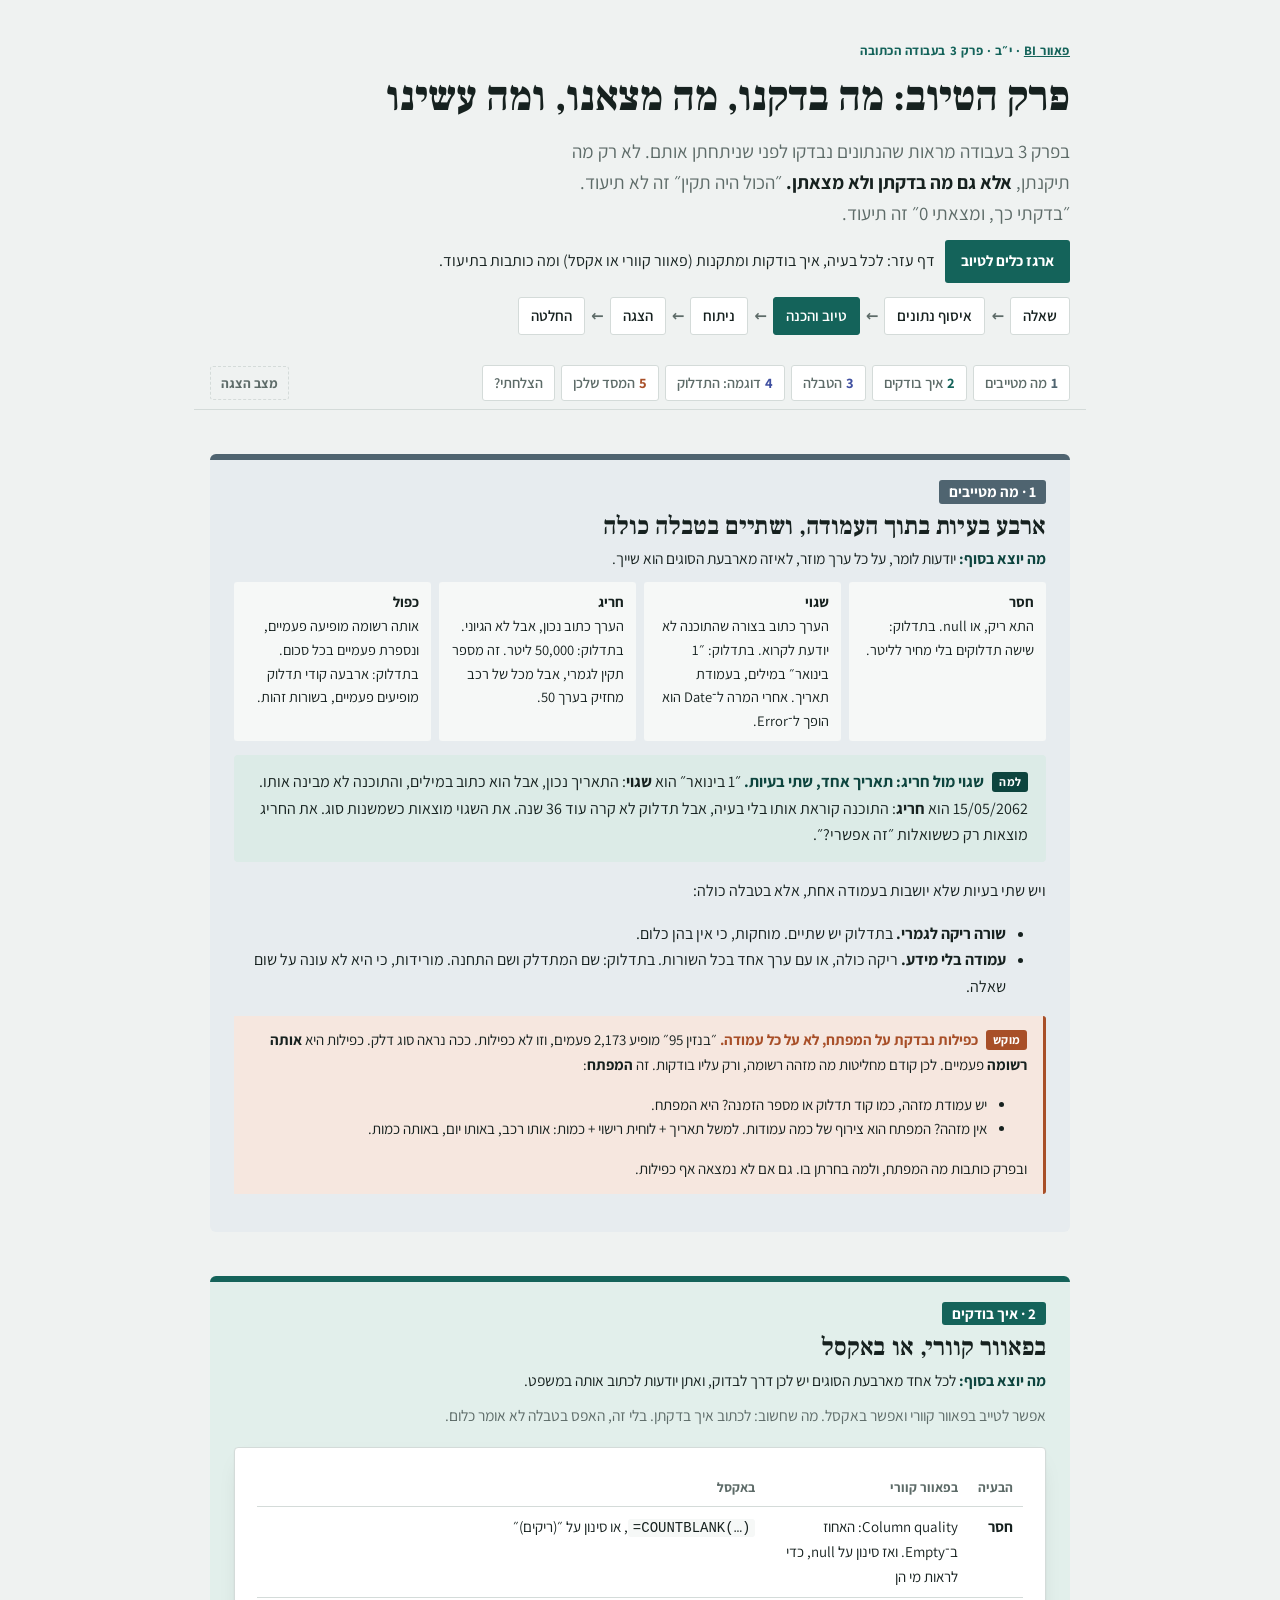
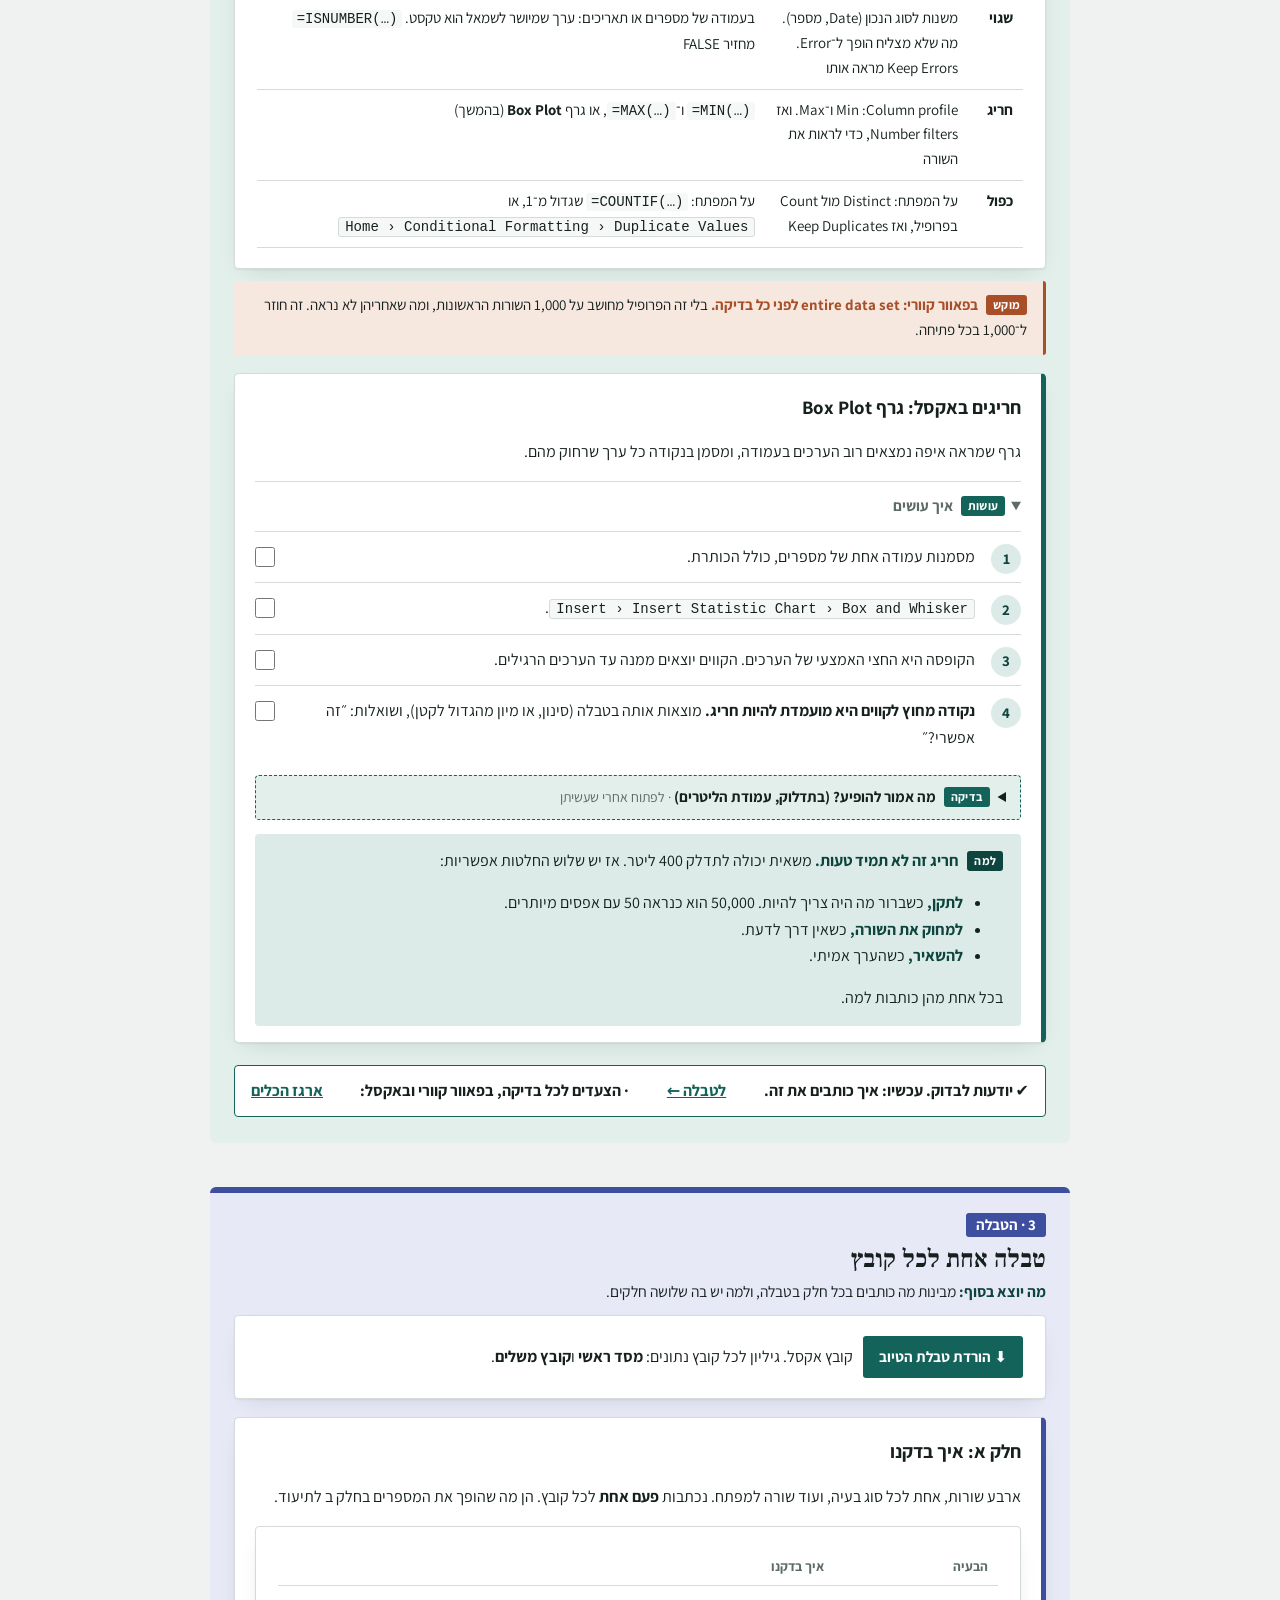
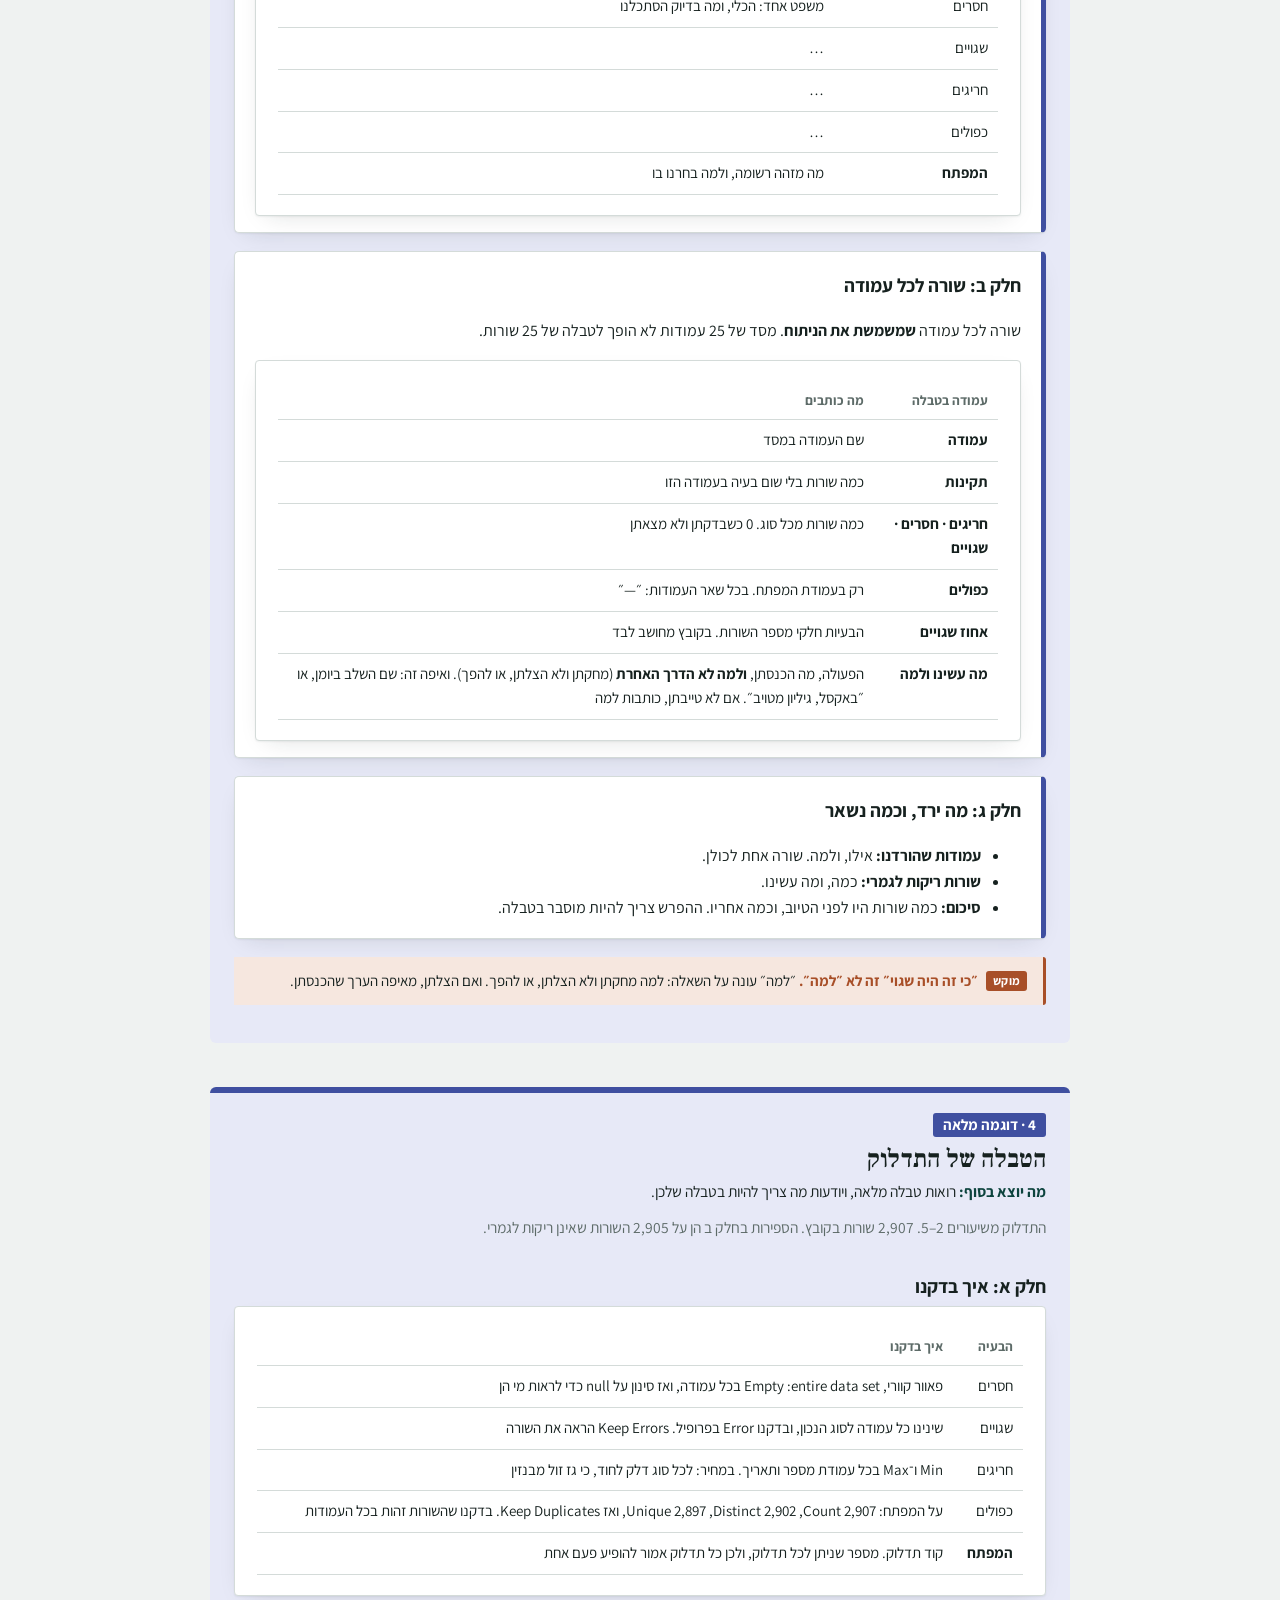
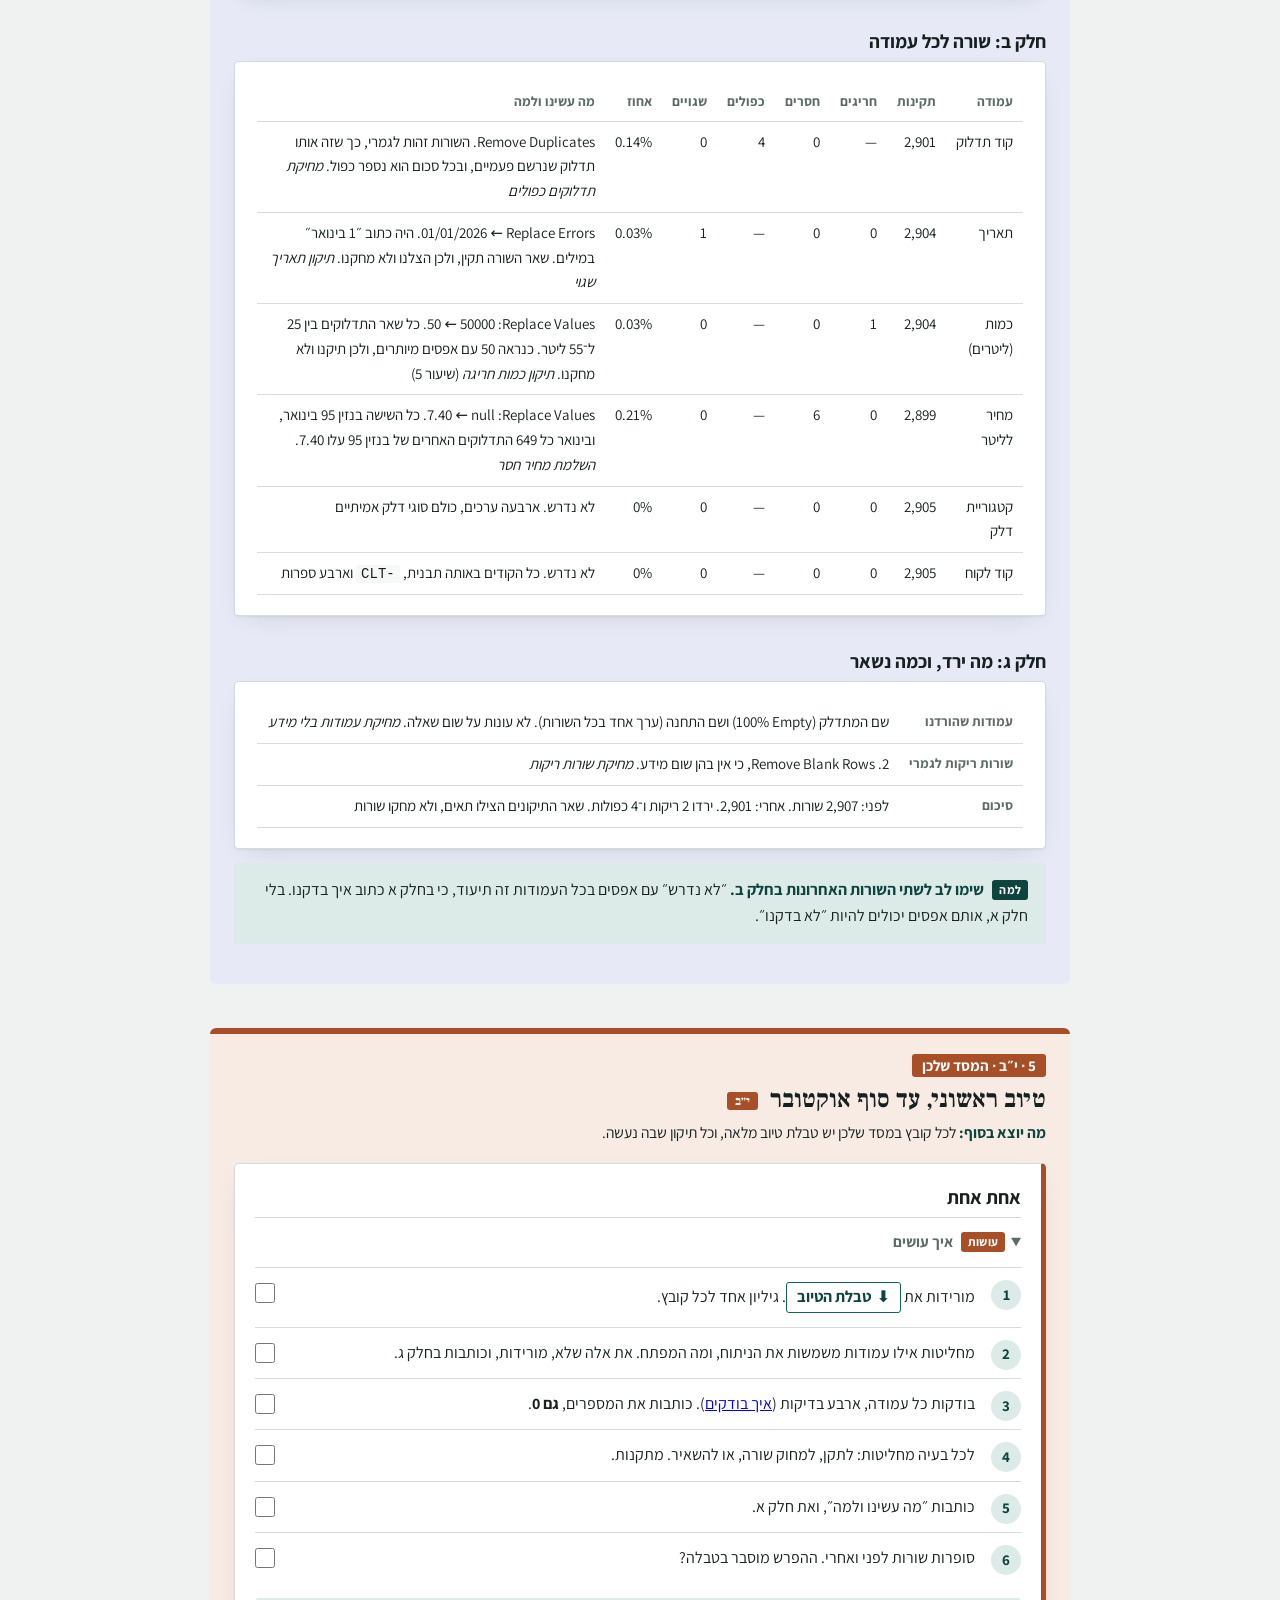
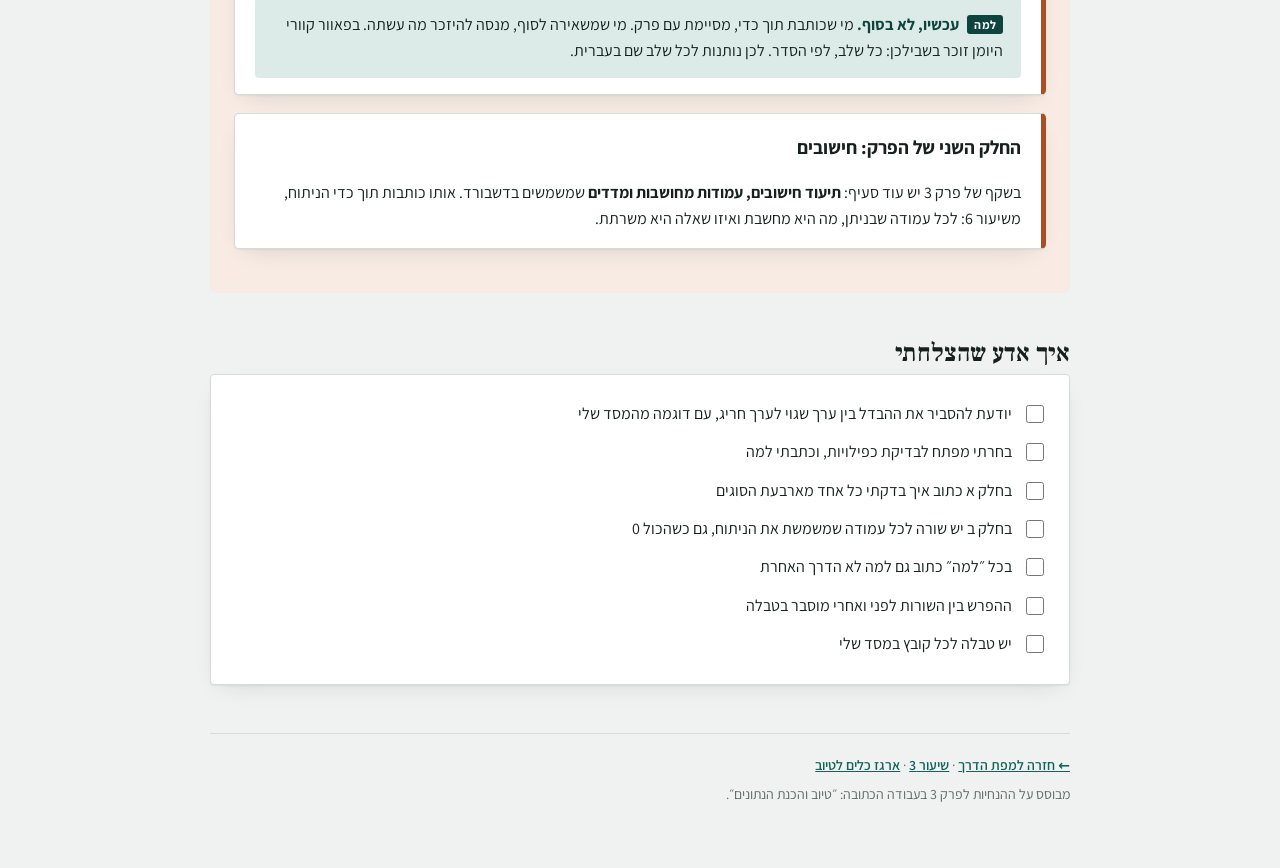
<file: tiyuv.html>
<!doctype html>
<html lang="he" dir="rtl">
<head>
<meta charset="utf-8">
<meta name="viewport" content="width=device-width, initial-scale=1">
<title>פרק הטיוב</title>
<link rel="preconnect" href="https://fonts.googleapis.com">
<link rel="preconnect" href="https://fonts.gstatic.com" crossorigin>
<link rel="stylesheet" href="https://fonts.googleapis.com/css2?family=Assistant:wght@400;600;700&family=Frank+Ruhl+Libre:wght@500;700;900&display=swap">
<link rel="stylesheet" href="style.css?v=7">
<script src="lesson.js?v=2" defer></script>
</head>
<body class="v2" data-lesson="tiyuv">
<div class="wrap">

<header class="intro">
  <p class="eyebrow"><a href="index.html">פאוור BI</a> · י״ב · פרק 3 בעבודה הכתובה</p>
  <h1>פרק הטיוב: מה בדקנו, מה מצאנו, ומה עשינו</h1>
  <p class="lede">בפרק 3 בעבודה מראות שהנתונים נבדקו לפני שניתחתן אותם. לא רק מה תיקנתן, <strong>אלא גם מה בדקתן ולא מצאתן.</strong> ״הכול היה תקין״ זה לא תיעוד. ״בדקתי כך, ומצאתי 0״ זה תיעוד.</p>
  <div class="rec" style="margin:10px 0 14px">
    <a class="btn" href="kelim.html">ארגז כלים לטיוב</a>
    <span>דף עזר: לכל בעיה, איך בודקות ומתקנות (פאוור קוורי או אקסל) ומה כותבות בתיעוד.</span>
  </div>
  <ul class="cycle" aria-label="מחזור הנתונים: אנחנו בשלב טיוב והכנה">
    <li>שאלה</li><li class="arr" aria-hidden="true">←</li>
    <li>איסוף נתונים</li><li class="arr" aria-hidden="true">←</li>
    <li class="here">טיוב והכנה</li><li class="arr" aria-hidden="true">←</li>
    <li>ניתוח</li><li class="arr" aria-hidden="true">←</li>
    <li>הצגה</li><li class="arr" aria-hidden="true">←</li>
    <li>החלטה</li>
  </ul>
</header>

<nav class="stages" aria-label="חלקי הדף">
  <ol>
    <li class="s0"><a href="#what"><span class="n">1</span>מה מטייבים</a></li>
    <li class="s1"><a href="#how"><span class="n">2</span>איך בודקים</a></li>
    <li class="s2"><a href="#table"><span class="n">3</span>הטבלה</a></li>
    <li class="s2"><a href="#example"><span class="n">4</span>דוגמה: התדלוק</a></li>
    <li class="s3"><a href="#c"><span class="n">5</span>המסד שלכן</a></li>
    <li><a href="#done">הצלחתי?</a></li>
  </ol>
  <button type="button" class="present-btn" aria-pressed="false">מצב הצגה</button>
</nav>

<!-- ===================== מה מטייבים ===================== -->
<section id="what" class="stage s0">
  <h2><span class="part">1 · מה מטייבים</span>ארבע בעיות בתוך העמודה, ושתיים בטבלה כולה</h2>
  <p class="out">יודעות לומר, על כל ערך מוזר, לאיזה מארבעת הסוגים הוא שייך.</p>

  <ul class="verbs">
    <li><b>חסר</b>התא ריק, או <span class="en">null</span>. בתדלוק: שישה תדלוקים בלי מחיר לליטר.</li>
    <li><b>שגוי</b>הערך כתוב בצורה שהתוכנה לא יודעת לקרוא. בתדלוק: ״1 בינואר״ במילים, בעמודת תאריך. אחרי המרה ל־<span class="en">Date</span> הוא הופך ל־<span class="en">Error</span>.</li>
    <li><b>חריג</b>הערך כתוב נכון, אבל לא הגיוני. בתדלוק: 50,000 ליטר. זה מספר תקין לגמרי, אבל מכל של רכב מחזיק בערך 50.</li>
    <li><b>כפול</b>אותה רשומה מופיעה פעמיים, ונספרת פעמיים בכל סכום. בתדלוק: ארבעה קודי תדלוק מופיעים פעמיים, בשורות זהות.</li>
  </ul>

  <div class="why"><b>שגוי מול חריג: תאריך אחד, שתי בעיות.</b> ״1 בינואר״ הוא <b>שגוי</b>: התאריך נכון, אבל הוא כתוב במילים, והתוכנה לא מבינה אותו.
  ‏15/05/2062 הוא <b>חריג</b>: התוכנה קוראת אותו בלי בעיה, אבל תדלוק לא קרה עוד 36 שנה.
  את השגוי מוצאות כשמשנות סוג. את החריג מוצאות רק כששואלות ״זה אפשרי?״.</div>

  <p>ויש שתי בעיות שלא יושבות בעמודה אחת, אלא בטבלה כולה:</p>
  <ul>
    <li><b>שורה ריקה לגמרי.</b> בתדלוק יש שתיים. מוחקות, כי אין בהן כלום.</li>
    <li><b>עמודה בלי מידע.</b> ריקה כולה, או עם ערך אחד בכל השורות. בתדלוק: שם המתדלק ושם התחנה. מורידות, כי היא לא עונה על שום שאלה.</li>
  </ul>

  <div class="trap"><b>כפילות נבדקת על המפתח, לא על כל עמודה.</b> ״בנזין 95״ מופיע 2,173 פעמים, וזו לא כפילות. ככה נראה סוג דלק.
  כפילות היא <b>אותה רשומה</b> פעמיים. לכן קודם מחליטות מה מזהה רשומה, ורק עליו בודקות. זה <b>המפתח</b>:
  <ul>
    <li>יש עמודת מזהה, כמו קוד תדלוק או מספר הזמנה? היא המפתח.</li>
    <li>אין מזהה? המפתח הוא צירוף של כמה עמודות. למשל תאריך + לוחית רישוי + כמות: אותו רכב, באותו יום, באותה כמות.</li>
  </ul>
  ובפרק כותבות מה המפתח, ולמה בחרתן בו. גם אם לא נמצאה אף כפילות.</div>
</section>

<!-- ===================== איך בודקים ===================== -->
<section id="how" class="stage s1">
  <h2><span class="part">2 · איך בודקים</span>בפאוור קוורי, או באקסל</h2>
  <p class="out">לכל אחד מארבעת הסוגים יש לכן דרך לבדוק, ואתן יודעות לכתוב אותה במשפט.</p>
  <p class="sub">אפשר לטייב בפאוור קוורי ואפשר באקסל. מה שחשוב: לכתוב איך בדקתן. בלי זה, האפס בטבלה לא אומר כלום.</p>

  <div class="box scroll">
    <table>
      <thead><tr><th>הבעיה</th><th>בפאוור קוורי</th><th>באקסל</th></tr></thead>
      <tbody>
        <tr><td><b>חסר</b></td><td><span class="en">Column quality</span>: האחוז ב־<span class="en">Empty</span>. ואז סינון על <span class="en">null</span>, כדי לראות מי הן</td><td><code>=COUNTBLANK(…)</code>, או סינון על ״(ריקים)״</td></tr>
        <tr><td><b>שגוי</b></td><td>משנות לסוג הנכון (<span class="en">Date</span>, מספר). מה שלא מצליח הופך ל־<span class="en">Error</span>. <span class="en">Keep Errors</span> מראה אותו</td><td>בעמודה של מספרים או תאריכים: ערך שמיושר לשמאל הוא טקסט. <code>=ISNUMBER(…)</code> מחזיר FALSE</td></tr>
        <tr><td><b>חריג</b></td><td><span class="en">Column profile</span>: <span class="en">Min</span> ו־<span class="en">Max</span>. ואז <span class="en">Number filters</span>, כדי לראות את השורה</td><td><code>=MIN(…)</code> ו־<code>=MAX(…)</code>, או גרף <b>Box Plot</b> (בהמשך)</td></tr>
        <tr><td><b>כפול</b></td><td>על המפתח: <span class="en">Distinct</span> מול <span class="en">Count</span> בפרופיל, ואז <span class="en">Keep Duplicates</span></td><td>על המפתח: <code>=COUNTIF(…)</code> שגדול מ־1, או <span class="path">Home › Conditional Formatting › Duplicate Values</span></td></tr>
      </tbody>
    </table>
  </div>

  <div class="trap"><b>בפאוור קוורי: <span class="en">entire data set</span> לפני כל בדיקה.</b> בלי זה הפרופיל מחושב על 1,000 השורות הראשונות, ומה שאחריהן לא נראה.
  זה חוזר ל־1,000 בכל פתיחה.</div>

  <article class="topic">
    <h3>חריגים באקסל: גרף Box Plot</h3>
    <p>גרף שמראה איפה נמצאים רוב הערכים בעמודה, ומסמן בנקודה כל ערך שרחוק מהם.</p>
    <details class="how" open><summary>איך עושים</summary>
      <ol class="do">
        <li>מסמנות עמודה אחת של מספרים, כולל הכותרת.</li>
        <li><span class="path">Insert › Insert Statistic Chart › Box and Whisker</span>.</li>
        <li>הקופסה היא החצי האמצעי של הערכים. הקווים יוצאים ממנה עד הערכים הרגילים.</li>
        <li><b>נקודה מחוץ לקווים היא מועמדת להיות חריג.</b> מוצאות אותה בטבלה (סינון, או מיון מהגדול לקטן), ושואלות: ״זה אפשרי?״</li>
      </ol>
      <details class="ok"><summary>מה אמור להופיע? (בתדלוק, עמודת הליטרים)</summary>
        הקופסה צמודה לאפס, ונקודה אחת למעלה, ב־50,000. הגרף ״נמעך״, כי ערך אחד גדול פי אלף מכל השאר. גם זה סימן.</details>
    </details>
    <div class="why"><b>חריג זה לא תמיד טעות.</b> משאית יכולה לתדלק 400 ליטר. אז יש שלוש החלטות אפשריות:
    <ul>
      <li><b>לתקן,</b> כשברור מה היה צריך להיות. 50,000 הוא כנראה 50 עם אפסים מיותרים.</li>
      <li><b>למחוק את השורה,</b> כשאין דרך לדעת.</li>
      <li><b>להשאיר,</b> כשהערך אמיתי.</li>
    </ul>
    בכל אחת מהן כותבות למה.</div>
  </article>

  <div class="next">✔ יודעות לבדוק. עכשיו: איך כותבים את זה. <a href="#table">לטבלה ←</a> · הצעדים לכל בדיקה, בפאוור קוורי ובאקסל: <a href="kelim.html">ארגז הכלים</a></div>
</section>

<!-- ===================== הטבלה ===================== -->
<section id="table" class="stage s2">
  <h2><span class="part">3 · הטבלה</span>טבלה אחת לכל קובץ</h2>
  <p class="out">מבינות מה כותבים בכל חלק בטבלה, ולמה יש בה שלושה חלקים.</p>
  <div class="box">
    <div class="rec">
      <a class="btn" href="files/cleaning-log.xlsx" download="טבלת תיעוד טיוב.xlsx">⬇ הורדת טבלת הטיוב</a>
      <span>קובץ אקסל. גיליון לכל קובץ נתונים: <b>מסד ראשי</b> ו<b>קובץ משלים</b>.</span>
    </div>
  </div>

  <article class="topic">
    <h3>חלק א: איך בדקנו</h3>
    <p>ארבע שורות, אחת לכל סוג בעיה, ועוד שורה למפתח. נכתבות <b>פעם אחת</b> לכל קובץ. הן מה שהופך את המספרים בחלק ב לתיעוד.</p>
    <div class="box scroll">
      <table>
        <thead><tr><th>הבעיה</th><th>איך בדקנו</th></tr></thead>
        <tbody>
          <tr><td>חסרים</td><td>משפט אחד: הכלי, ומה בדיוק הסתכלנו</td></tr>
          <tr><td>שגויים</td><td>…</td></tr>
          <tr><td>חריגים</td><td>…</td></tr>
          <tr><td>כפולים</td><td>…</td></tr>
          <tr><td><b>המפתח</b></td><td>מה מזהה רשומה, ולמה בחרנו בו</td></tr>
        </tbody>
      </table>
    </div>
  </article>

  <article class="topic">
    <h3>חלק ב: שורה לכל עמודה</h3>
    <p>שורה לכל עמודה <b>שמשמשת את הניתוח</b>. מסד של 25 עמודות לא הופך לטבלה של 25 שורות.</p>
    <div class="box scroll">
      <table>
        <thead><tr><th>עמודה בטבלה</th><th>מה כותבים</th></tr></thead>
        <tbody>
          <tr><td><b>עמודה</b></td><td>שם העמודה במסד</td></tr>
          <tr><td><b>תקינות</b></td><td>כמה שורות בלי שום בעיה בעמודה הזו</td></tr>
          <tr><td><b>חריגים · חסרים · שגויים</b></td><td>כמה שורות מכל סוג. 0 כשבדקתן ולא מצאתן</td></tr>
          <tr><td><b>כפולים</b></td><td>רק בעמודת המפתח. בכל שאר העמודות: ״—״</td></tr>
          <tr><td><b>אחוז שגויים</b></td><td>הבעיות חלקי מספר השורות. בקובץ מחושב לבד</td></tr>
          <tr><td><b>מה עשינו ולמה</b></td><td>הפעולה, מה הכנסתן, <b>ולמה לא הדרך האחרת</b> (מחקתן ולא הצלתן, או להפך). ואיפה זה: שם השלב ביומן, או ״באקסל, גיליון מטויב״. אם לא טייבתן, כותבות למה</td></tr>
        </tbody>
      </table>
    </div>
  </article>

  <article class="topic">
    <h3>חלק ג: מה ירד, וכמה נשאר</h3>
    <ul>
      <li><b>עמודות שהורדנו:</b> אילו, ולמה. שורה אחת לכולן.</li>
      <li><b>שורות ריקות לגמרי:</b> כמה, ומה עשינו.</li>
      <li><b>סיכום:</b> כמה שורות היו לפני הטיוב, וכמה אחריו. ההפרש צריך להיות מוסבר בטבלה.</li>
    </ul>
  </article>

  <div class="trap"><b>״כי זה היה שגוי״ זה לא ״למה״.</b> ״למה״ עונה על השאלה: למה מחקתן ולא הצלתן, או להפך.
  ואם הצלתן, מאיפה הערך שהכנסתן.</div>
</section>

<!-- ===================== דוגמה ===================== -->
<section id="example" class="stage s2">
  <h2><span class="part">4 · דוגמה מלאה</span>הטבלה של התדלוק</h2>
  <p class="out">רואות טבלה מלאה, ויודעות מה צריך להיות בטבלה שלכן.</p>
  <p class="sub">התדלוק משיעורים 2–5. 2,907 שורות בקובץ. הספירות בחלק ב הן על 2,905 השורות שאינן ריקות לגמרי.</p>

  <h3>חלק א: איך בדקנו</h3>
  <div class="box scroll">
    <table>
      <thead><tr><th>הבעיה</th><th>איך בדקנו</th></tr></thead>
      <tbody>
        <tr><td>חסרים</td><td>פאוור קוורי, <span class="en">entire data set</span>: <span class="en">Empty</span> בכל עמודה, ואז סינון על <span class="en">null</span> כדי לראות מי הן</td></tr>
        <tr><td>שגויים</td><td>שינינו כל עמודה לסוג הנכון, ובדקנו <span class="en">Error</span> בפרופיל. <span class="en">Keep Errors</span> הראה את השורה</td></tr>
        <tr><td>חריגים</td><td><span class="en">Min</span> ו־<span class="en">Max</span> בכל עמודת מספר ותאריך. במחיר: לכל סוג דלק לחוד, כי גז זול מבנזין</td></tr>
        <tr><td>כפולים</td><td>על המפתח: <span class="en" dir="ltr">Count 2,907</span>, <span class="en" dir="ltr">Distinct 2,902</span>, <span class="en" dir="ltr">Unique 2,897</span>, ואז <span class="en">Keep Duplicates</span>. בדקנו שהשורות זהות בכל העמודות</td></tr>
        <tr><td><b>המפתח</b></td><td>קוד תדלוק. מספר שניתן לכל תדלוק, ולכן כל תדלוק אמור להופיע פעם אחת</td></tr>
      </tbody>
    </table>
  </div>

  <h3>חלק ב: שורה לכל עמודה</h3>
  <div class="box scroll">
    <table>
      <thead><tr><th>עמודה</th><th>תקינות</th><th>חריגים</th><th>חסרים</th><th>כפולים</th><th>שגויים</th><th>אחוז</th><th>מה עשינו ולמה</th></tr></thead>
      <tbody>
        <tr><td>קוד תדלוק</td><td>2,901</td><td>—</td><td>0</td><td>4</td><td>0</td><td>0.14%</td><td><span class="en">Remove Duplicates</span>. השורות זהות לגמרי, כך שזה אותו תדלוק שנרשם פעמיים, ובכל סכום הוא נספר כפול. <i>מחיקת תדלוקים כפולים</i></td></tr>
        <tr><td>תאריך</td><td>2,904</td><td>0</td><td>0</td><td>—</td><td>1</td><td>0.03%</td><td><span class="en">Replace Errors</span> ← 01/01/2026. היה כתוב ״1 בינואר״ במילים. שאר השורה תקין, ולכן הצלנו ולא מחקנו. <i>תיקון תאריך שגוי</i></td></tr>
        <tr><td>כמות (ליטרים)</td><td>2,904</td><td>1</td><td>0</td><td>—</td><td>0</td><td>0.03%</td><td><span class="en">Replace Values</span>: ‏50000 ← 50. כל שאר התדלוקים בין 25 ל־55 ליטר. כנראה 50 עם אפסים מיותרים, ולכן תיקנו ולא מחקנו. <i>תיקון כמות חריגה</i> (שיעור 5)</td></tr>
        <tr><td>מחיר לליטר</td><td>2,899</td><td>0</td><td>6</td><td>—</td><td>0</td><td>0.21%</td><td><span class="en">Replace Values</span>: <span class="en">null</span> ← 7.40. כל השישה בנזין 95 בינואר, ובינואר כל 649 התדלוקים האחרים של בנזין 95 עלו 7.40. <i>השלמת מחיר חסר</i></td></tr>
        <tr><td>קטגוריית דלק</td><td>2,905</td><td>0</td><td>0</td><td>—</td><td>0</td><td>0%</td><td>לא נדרש. ארבעה ערכים, כולם סוגי דלק אמיתיים</td></tr>
        <tr><td>קוד לקוח</td><td>2,905</td><td>0</td><td>0</td><td>—</td><td>0</td><td>0%</td><td>לא נדרש. כל הקודים באותה תבנית, <code>CLT-</code> וארבע ספרות</td></tr>
      </tbody>
    </table>
  </div>

  <h3>חלק ג: מה ירד, וכמה נשאר</h3>
  <div class="box scroll">
    <table>
      <tbody>
        <tr><th>עמודות שהורדנו</th><td>שם המתדלק (<span class="en">Empty</span> ‏100%) ושם התחנה (ערך אחד בכל השורות). לא עונות על שום שאלה. <i>מחיקת עמודות בלי מידע</i></td></tr>
        <tr><th>שורות ריקות לגמרי</th><td>2. <span class="en">Remove Blank Rows</span>, כי אין בהן שום מידע. <i>מחיקת שורות ריקות</i></td></tr>
        <tr><th>סיכום</th><td>לפני: 2,907 שורות. אחרי: 2,901. ירדו 2 ריקות ו־4 כפולות. שאר התיקונים הצילו תאים, ולא מחקו שורות</td></tr>
      </tbody>
    </table>
  </div>

  <div class="why"><b>שימו לב לשתי השורות האחרונות בחלק ב.</b> ״לא נדרש״ עם אפסים בכל העמודות זה תיעוד, כי בחלק א כתוב איך בדקנו.
  בלי חלק א, אותם אפסים יכולים להיות ״לא בדקנו״.</div>
</section>

<!-- ===================== המסד שלכן ===================== -->
<section id="c" class="stage s3">
  <h2><span class="part">5 · י״ב · המסד שלכן</span>טיוב ראשוני, עד סוף אוקטובר <span class="who">י״ב</span></h2>
  <p class="out">לכל קובץ במסד שלכן יש טבלת טיוב מלאה, וכל תיקון שבה נעשה.</p>

  <article class="topic">
    <h3>אחת אחת</h3>
    <details class="how" open><summary>איך עושים</summary>
      <ol class="do">
        <li>מורידות את <a class="file" href="files/cleaning-log.xlsx" download="טבלת תיעוד טיוב.xlsx">טבלת הטיוב</a>. גיליון אחד לכל קובץ.</li>
        <li>מחליטות אילו עמודות משמשות את הניתוח, ומה המפתח. את אלה שלא, מורידות, וכותבות בחלק ג.</li>
        <li>בודקות כל עמודה, ארבע בדיקות (<a href="#how">איך בודקים</a>). כותבות את המספרים, <b>גם 0</b>.</li>
        <li>לכל בעיה מחליטות: לתקן, למחוק שורה, או להשאיר. מתקנות.</li>
        <li>כותבות ״מה עשינו ולמה״, ואת חלק א.</li>
        <li>סופרות שורות לפני ואחרי. ההפרש מוסבר בטבלה?</li>
      </ol>
    </details>
    <div class="why"><b>עכשיו, לא בסוף.</b> מי שכותבת תוך כדי, מסיימת עם פרק. מי שמשאירה לסוף, מנסה להיזכר מה עשתה.
    בפאוור קוורי היומן זוכר בשבילכן: כל שלב, לפי הסדר. לכן נותנות לכל שלב שם בעברית.</div>
  </article>

  <article class="topic">
    <h3>החלק השני של הפרק: חישובים</h3>
    <p>בשקף של פרק 3 יש עוד סעיף: <b>תיעוד חישובים, עמודות מחושבות ומדדים</b> שמשמשים בדשבורד. אותו כותבות תוך כדי הניתוח, משיעור 6: לכל עמודה שבניתן, מה היא מחשבת ואיזו שאלה היא משרתת.</p>
  </article>
</section>

<section id="done">
  <h2>איך אדע שהצלחתי</h2>
  <div class="box">
    <ul class="check">
      <li><label><input type="checkbox"> יודעת להסביר את ההבדל בין ערך שגוי לערך חריג, עם דוגמה מהמסד שלי</label></li>
      <li><label><input type="checkbox"> בחרתי מפתח לבדיקת כפילויות, וכתבתי למה</label></li>
      <li><label><input type="checkbox"> בחלק א כתוב איך בדקתי כל אחד מארבעת הסוגים</label></li>
      <li><label><input type="checkbox"> בחלק ב יש שורה לכל עמודה שמשמשת את הניתוח, גם כשהכול 0</label></li>
      <li><label><input type="checkbox"> בכל ״למה״ כתוב גם למה לא הדרך האחרת</label></li>
      <li><label><input type="checkbox"> ההפרש בין השורות לפני ואחרי מוסבר בטבלה</label></li>
      <li><label><input type="checkbox"> יש טבלה לכל קובץ במסד שלי</label></li>
    </ul>
  </div>
</section>

<footer>
  <p><a href="index.html">← חזרה למפת הדרך</a> · <a href="lesson3.html">שיעור 3</a> · <a href="kelim.html">ארגז כלים לטיוב</a></p>
  <p>מבוסס על ההנחיות לפרק 3 בעבודה הכתובה: ״טיוב והכנת הנתונים״.</p>
</footer>

</div>
</body>
</html>
</file>
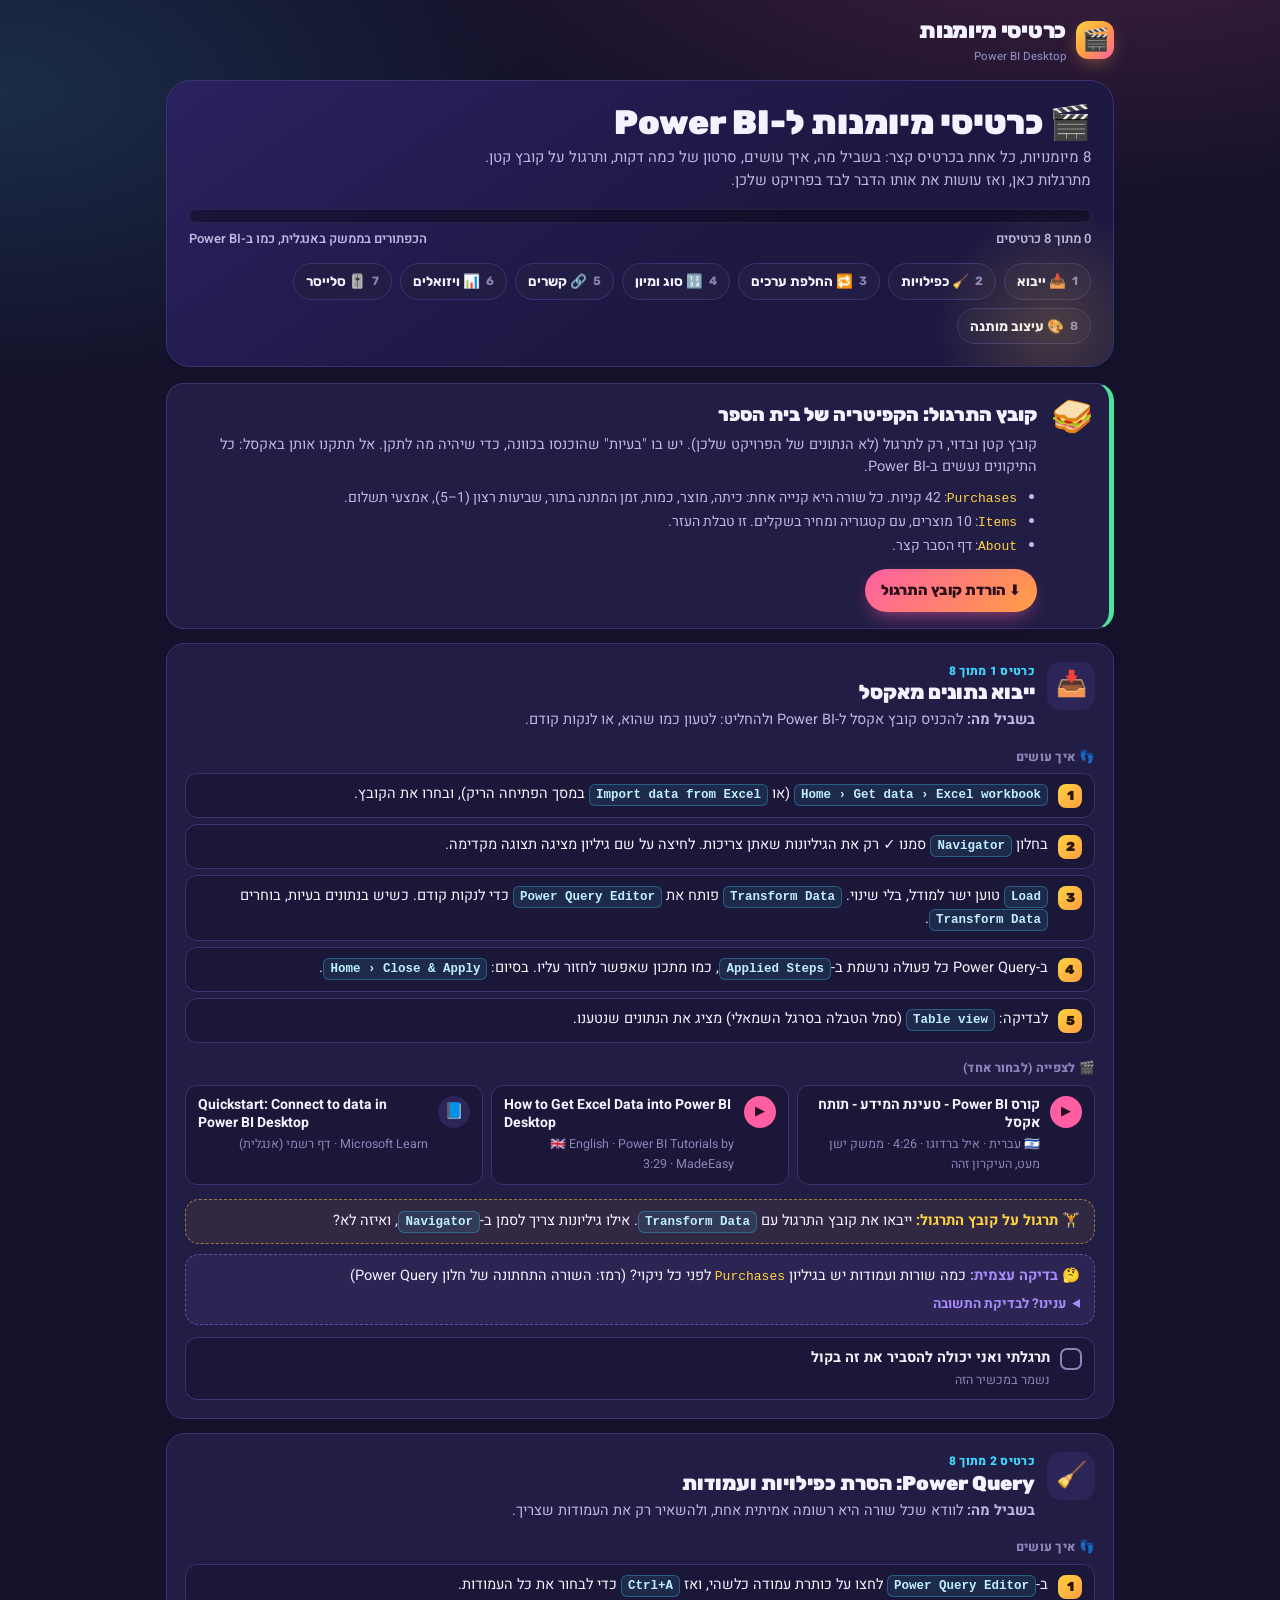
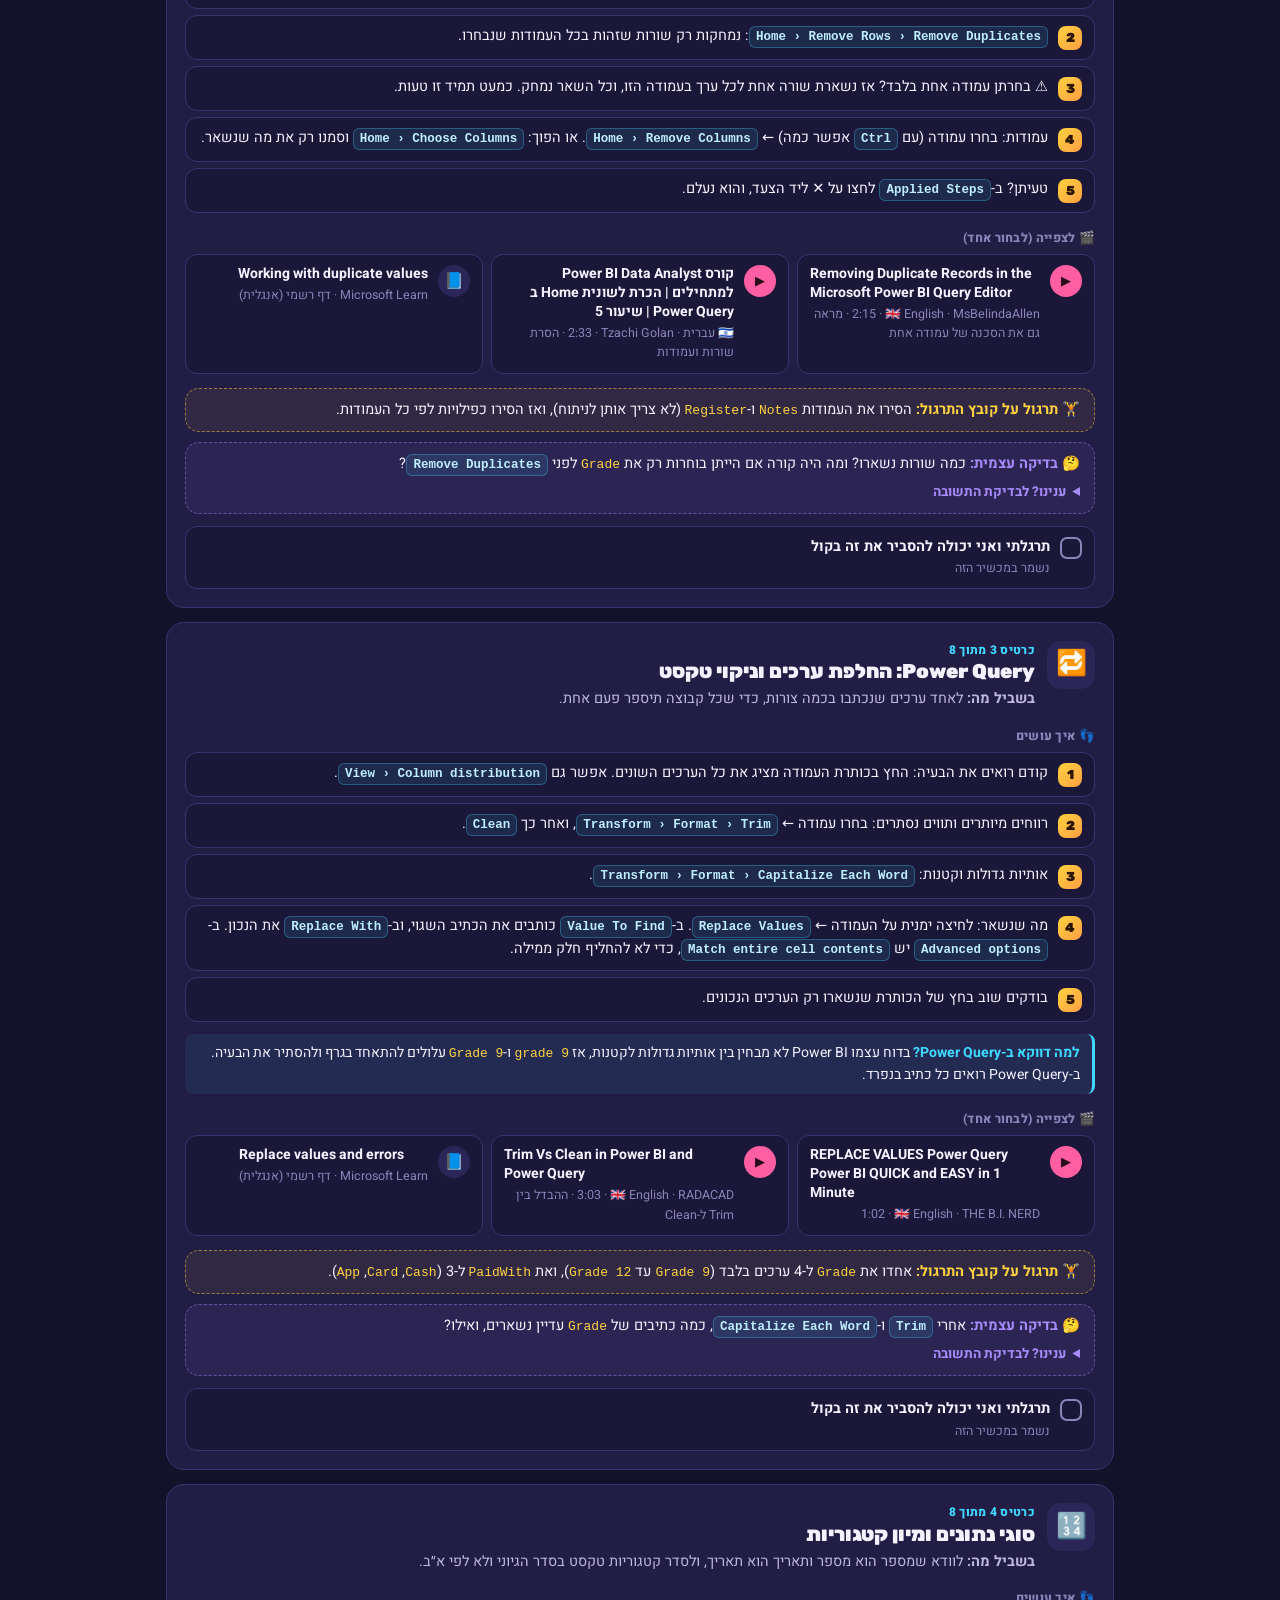
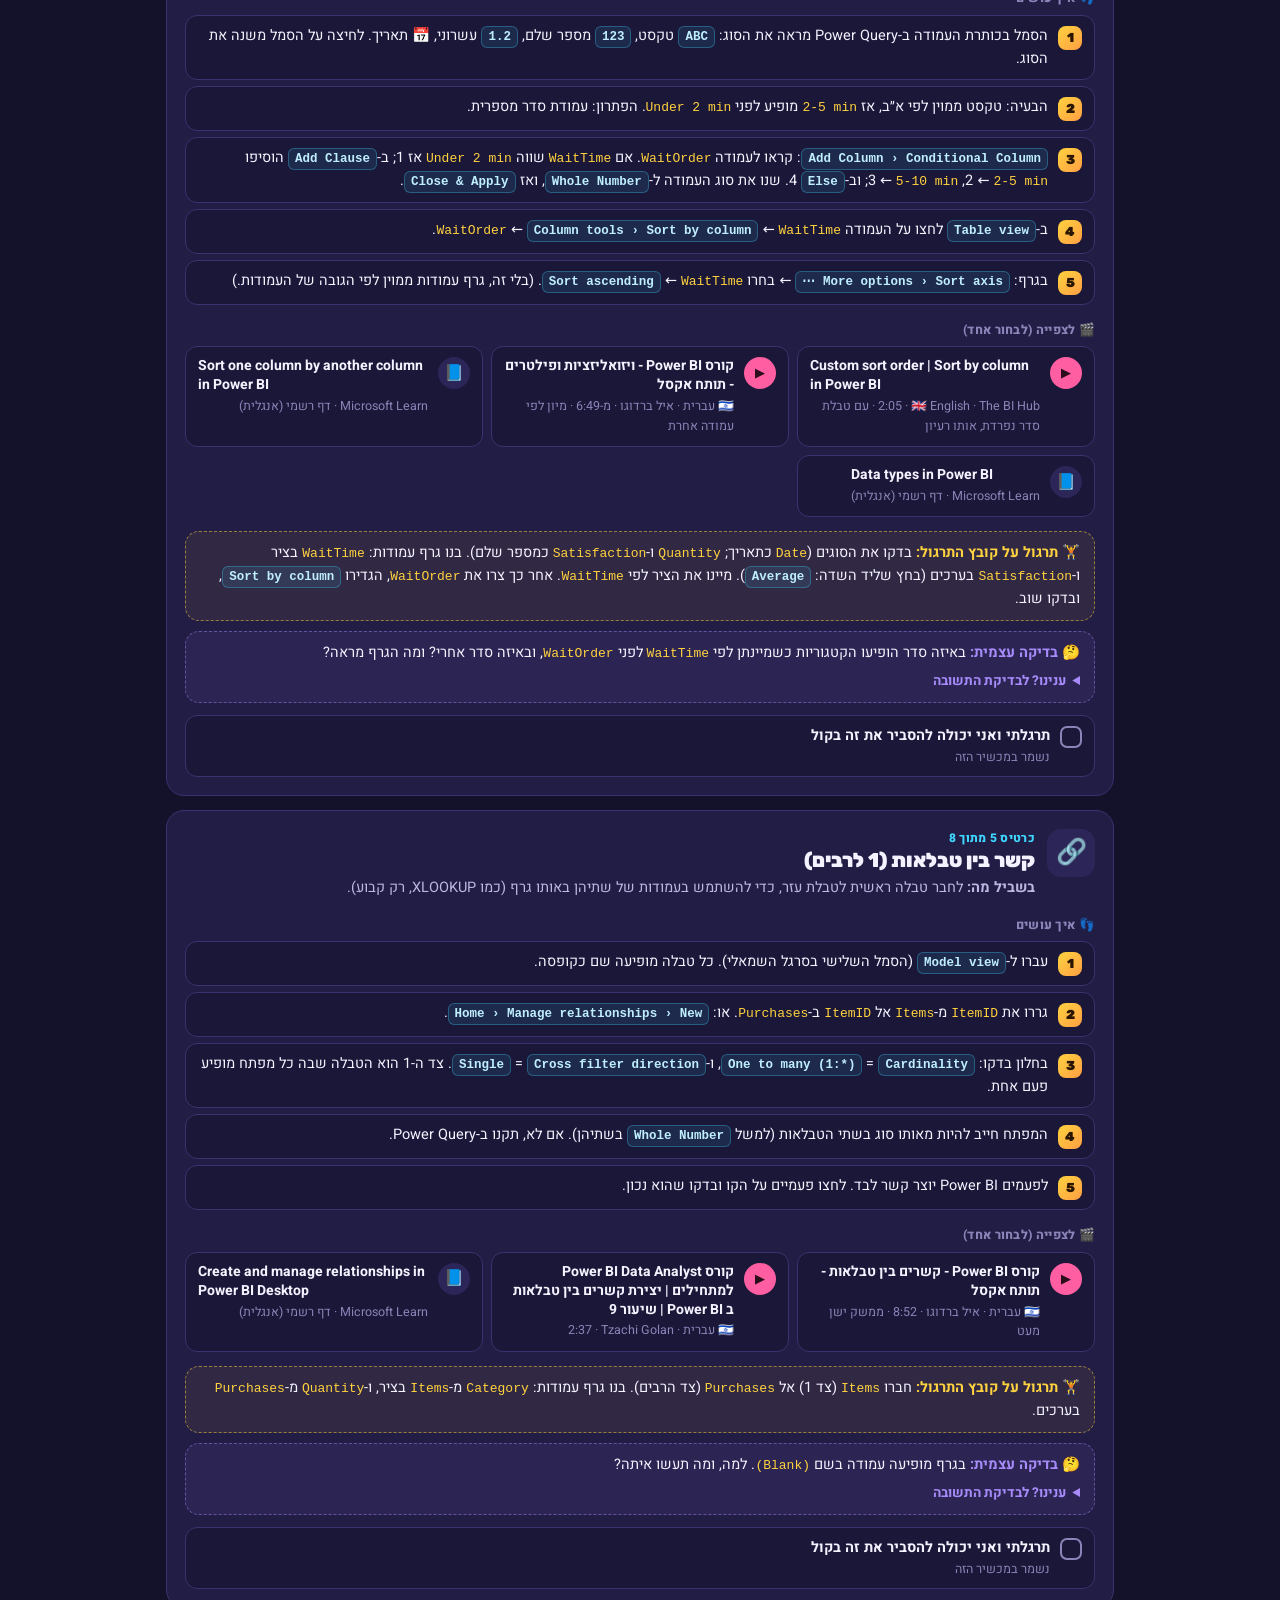
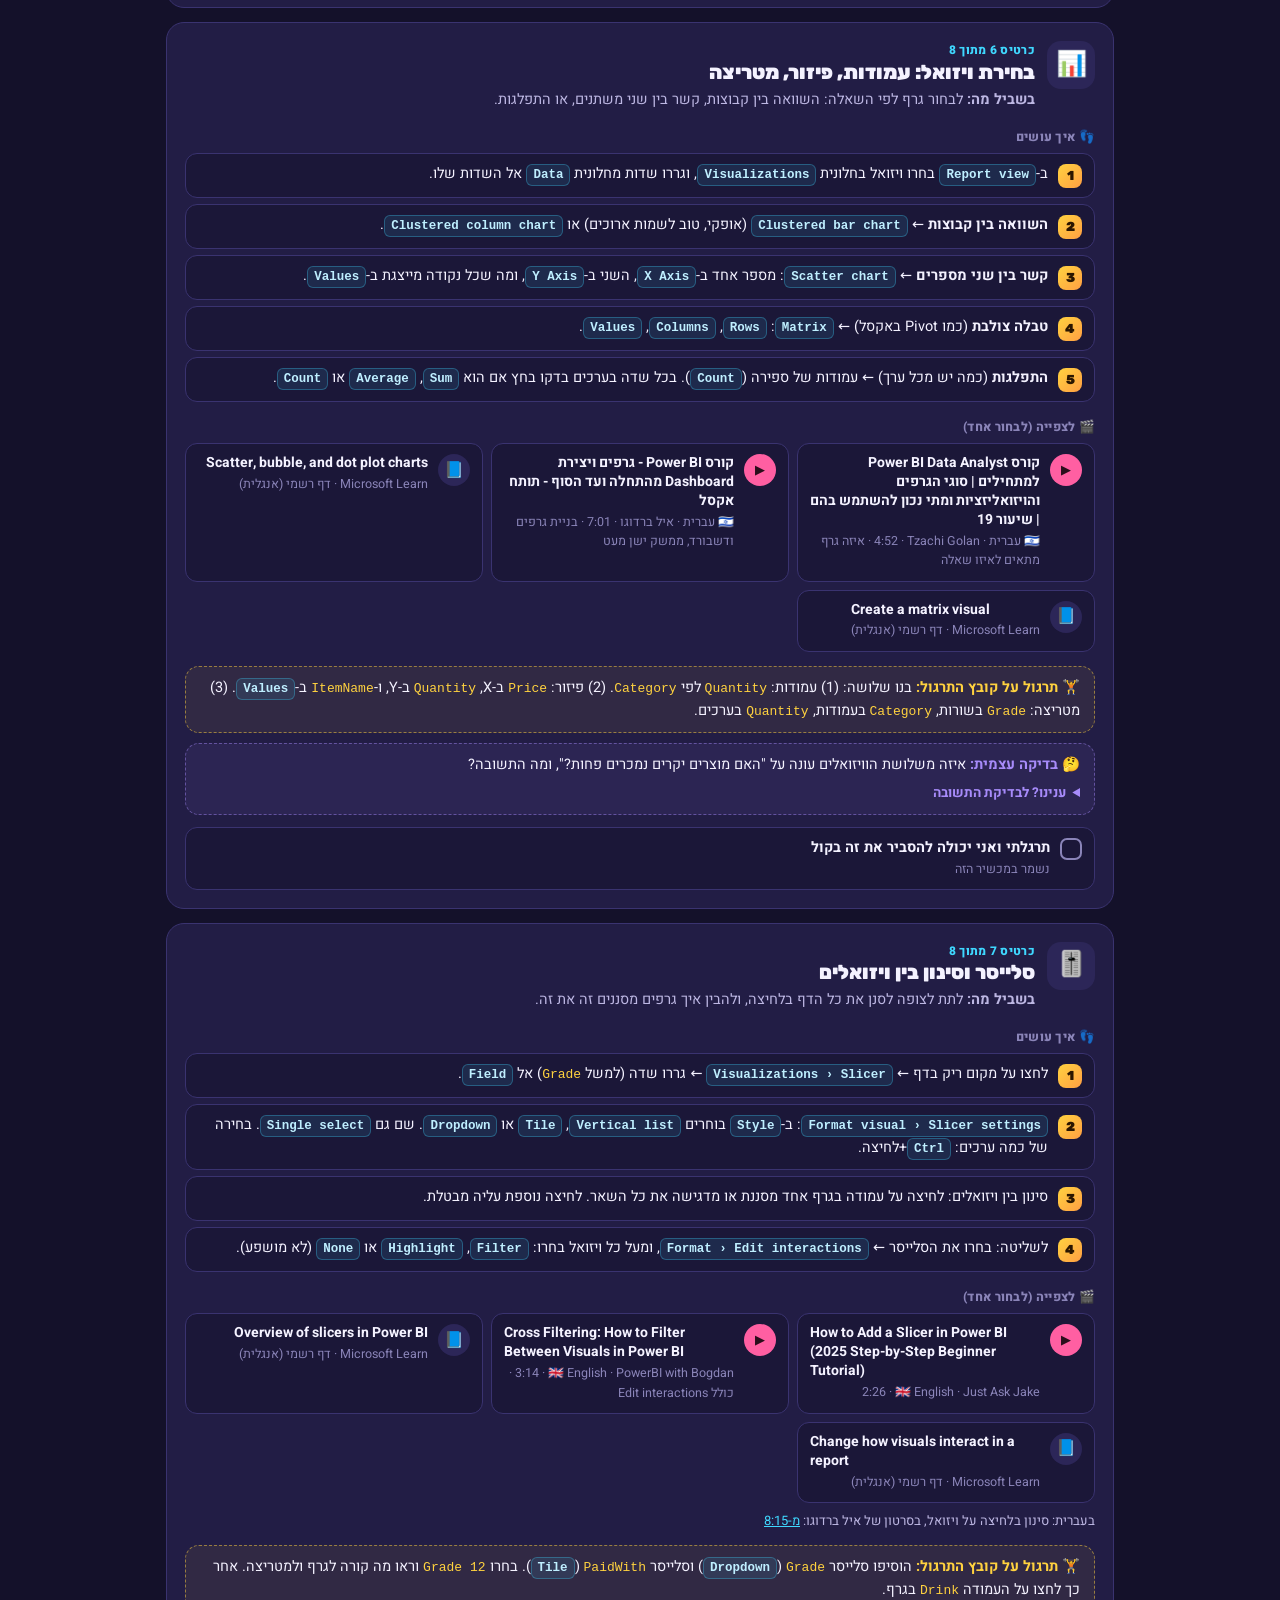
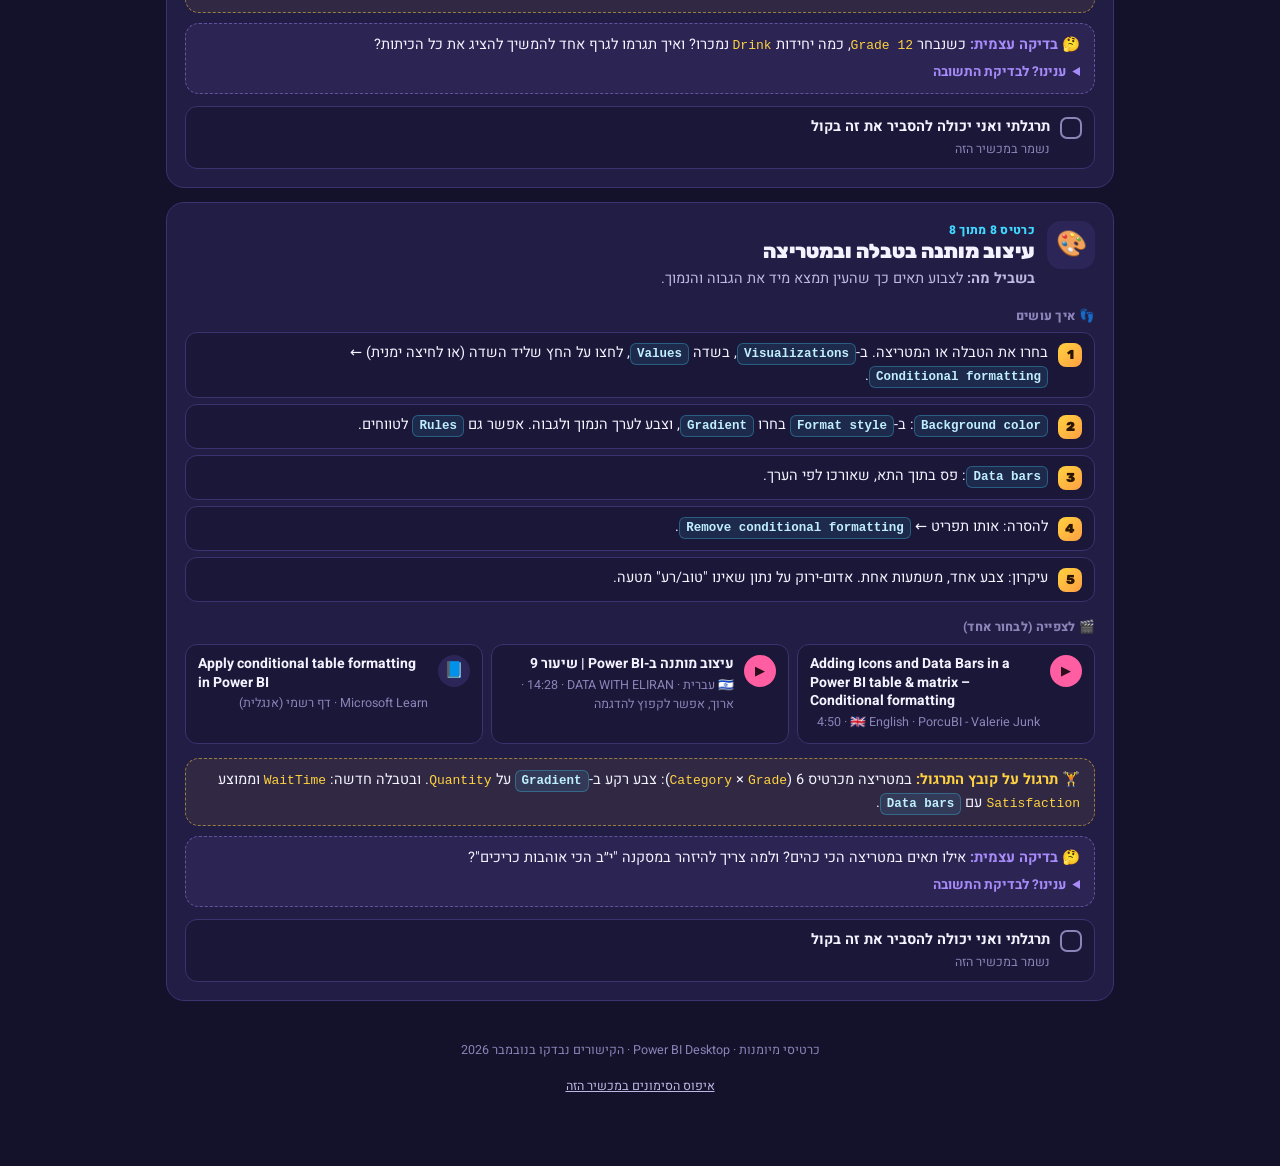
<file: masa/cards.html>
<!DOCTYPE html>
<html lang="he" dir="rtl">
<head>
<meta charset="UTF-8">
<meta name="viewport" content="width=device-width, initial-scale=1">
<title>כרטיסי מיומנות · Power BI</title>
<meta name="description" content="8 כרטיסי מיומנות קצרים ל-Power BI Desktop: ייבוא, Power Query, מיון, קשרים, ויזואלים, סלייסרים ועיצוב מותנה. עם סרטונים ותרגול.">
<meta name="theme-color" content="#14112a">
<link rel="icon" href="data:image/svg+xml,%3Csvg%20xmlns%3D'http%3A%2F%2Fwww.w3.org%2F2000%2Fsvg'%20viewBox%3D'0%200%20100%20100'%3E%3Ctext%20y%3D'.9em'%20font-size%3D'90'%3E%F0%9F%8E%AC%3C%2Ftext%3E%3C%2Fsvg%3E">
<link rel="preconnect" href="https://fonts.googleapis.com">
<link rel="preconnect" href="https://fonts.gstatic.com" crossorigin>
<link href="https://fonts.googleapis.com/css2?family=Rubik:wght@500;600;700;800;900&family=Heebo:wght@400;500;600;700&display=swap" rel="stylesheet">
<style>

  /* כרטיסי מיומנות: באותו סגנון של מפת המסע, עמוד עצמאי לגמרי */
  :root{
    --bg:#14112a; --bg-2:#1b1738; --surface:#221d45; --surface-2:#2c2658; --border:#3a3370;
    --ink:#f4f2ff; --ink-soft:#bdb7e3; --ink-faint:#8a84b8;
    --pink:#ff5fa2; --cyan:#3fd8ff; --yellow:#ffd23f; --green:#4ee39a; --purple:#a78bfa; --orange:#ff9f43;
    --radius:18px;
    --font-display:'Rubik', system-ui, sans-serif; --font-body:'Heebo', system-ui, sans-serif;
  }
  *{box-sizing:border-box;}
  html,body{margin:0;}
  html{scroll-behavior:smooth;}
  body{
    background:var(--bg);
    background-image:radial-gradient(1200px 500px at 85% -10%, rgba(255,95,162,.18), transparent 60%),
                     radial-gradient(900px 500px at 0% 10%, rgba(63,216,255,.14), transparent 60%);
    background-attachment:fixed;
    color:var(--ink); font-family:var(--font-body); line-height:1.55; -webkit-font-smoothing:antialiased;
  }
  button{font-family:inherit; color:inherit;}
  a{color:var(--cyan);}
  .wrap{max-width:980px; margin:0 auto; padding:0 16px 80px;}
  .en{direction:ltr; unicode-bidi:isolate; white-space:nowrap;}

  /* סרגל עליון */
  .topbar{display:flex; align-items:center; justify-content:space-between; gap:12px; padding:14px 0;}
  .logo{display:flex; align-items:center; gap:10px; font-family:var(--font-display); font-weight:900; font-size:22px; letter-spacing:-.3px; text-decoration:none; color:var(--ink);}
  .logo .mark{width:38px; height:38px; border-radius:12px; display:grid; place-items:center; font-size:22px;
    background:linear-gradient(135deg, var(--yellow), var(--orange) 50%, var(--pink)); box-shadow:0 6px 20px -6px rgba(255,159,67,.6);}
  .logo small{display:block; font-family:var(--font-body); font-weight:500; font-size:11.5px; color:var(--ink-faint); letter-spacing:0;}
  .home-link{font-size:13.5px; font-weight:700; color:var(--ink-soft); text-decoration:none; background:var(--surface); border:1px solid var(--border); border-radius:999px; padding:7px 14px;}

  /* כרטיס פתיחה */
  .hero{border-radius:24px; padding:22px; background:linear-gradient(145deg, #2a2160, #1d1842 60%); border:1px solid var(--border); position:relative; overflow:hidden;}
  .hero:after{content:""; position:absolute; inset:auto -60px -80px auto; width:240px; height:240px; border-radius:50%; background:radial-gradient(circle, rgba(255,210,63,.18), transparent 70%); pointer-events:none;}
  .hero h1{margin:0 0 4px; font-family:var(--font-display); font-weight:900; font-size:clamp(24px, 5.4vw, 34px); line-height:1.15;}
  .hero .lead{margin:0 0 14px; color:var(--ink-soft); font-size:15px; max-width:640px;}
  .team-row{display:grid; grid-template-columns:1fr 1fr; gap:10px;}
  .field{display:flex; flex-direction:column; gap:5px;}
  .field label{font-weight:700; font-size:14px;}
  .field label small{font-weight:500; color:var(--ink-faint);}
  .field input[type=text], .field textarea{width:100%; background:rgba(0,0,0,.25); border:1px solid var(--border); border-radius:12px; padding:11px 12px; color:var(--ink); font:inherit; font-size:16px;}
  .field textarea{min-height:76px; resize:vertical;}
  .field input:focus, .field textarea:focus{outline:2px solid var(--purple); border-color:transparent;}
  .xp{height:14px; border-radius:999px; background:rgba(0,0,0,.35); overflow:hidden; border:1px solid rgba(255,255,255,.08); margin-top:16px;}
  .xp > i{display:block; height:100%; width:0; border-radius:999px; background:linear-gradient(90deg, var(--yellow), var(--orange), var(--pink)); transition:width .8s cubic-bezier(.2,.8,.2,1);}
  .xp-row{display:flex; justify-content:space-between; gap:8px; font-size:13px; color:var(--ink-soft); margin-top:6px; font-weight:600; flex-wrap:wrap;}
  .xp-row b{color:var(--ink);}
  .hero-actions{display:flex; gap:8px; flex-wrap:wrap; margin-top:14px;}

  /* כפתורים */
  .btn{border:none; border-radius:999px; padding:10px 16px; font-weight:800; font-size:14.5px; cursor:pointer; font-family:var(--font-display); display:inline-flex; align-items:center; gap:6px; justify-content:center; text-decoration:none;}
  .btn.main{background:linear-gradient(135deg, var(--pink), var(--orange)); color:#2a0e1b; box-shadow:0 8px 20px -8px rgba(255,95,162,.7);}
  .btn.ghost{background:var(--surface-2); color:var(--ink); border:1px solid var(--border);}
  .btn.small{padding:7px 12px; font-size:13px;}
  .btn:focus-visible, .tab:focus-visible, summary:focus-visible, .home-link:focus-visible{outline:3px solid var(--yellow); outline-offset:2px;}

  /* ניווט */
  .tabs{position:sticky; top:0; z-index:20; display:flex; gap:8px; overflow-x:auto; padding:12px 0 10px; margin-top:8px;
    background:linear-gradient(var(--bg) 75%, transparent); scrollbar-width:none;}
  .tabs::-webkit-scrollbar{display:none;}
  .tab{flex:0 0 auto; border:1px solid var(--border); background:var(--surface); border-radius:999px; padding:8px 15px; font-weight:800; font-size:14.5px; font-family:var(--font-display); white-space:nowrap; text-decoration:none; color:var(--ink);}
  .tab:hover{border-color:var(--purple);}

  section{scroll-margin-top:64px;}
  .sec-head{display:flex; align-items:baseline; justify-content:space-between; gap:10px; margin:26px 0 6px; flex-wrap:wrap;}
  .sec-head h2{margin:0; font-family:var(--font-display); font-weight:900; font-size:22px;}
  .sec-head span{color:var(--ink-faint); font-size:13.5px;}
  .intro{color:var(--ink-soft); font-size:14.5px; margin:0 0 12px;}

  /* שלבים */
  .stage{background:var(--surface); border:1px solid var(--border); border-radius:var(--radius); margin-bottom:10px; overflow:hidden;}
  .stage.done{border-color:rgba(78,227,154,.55); background:linear-gradient(160deg, rgba(78,227,154,.12), var(--surface) 55%);}
  .stage.current{border-color:var(--cyan); box-shadow:0 0 0 1px var(--cyan);}
  .stage > summary{list-style:none; cursor:pointer; display:flex; align-items:center; gap:12px; padding:14px 16px;}
  .stage > summary::-webkit-details-marker{display:none;}
  .stage .se{width:44px; height:44px; flex:0 0 auto; border-radius:13px; display:grid; place-items:center; font-size:23px; background:var(--surface-2);}
  .stage.done .se{background:rgba(78,227,154,.2);}
  .stage .st{flex:1; min-width:0;}
  .stage .st small{display:block; font-size:12px; font-weight:800; color:var(--ink-faint); letter-spacing:.3px;}
  .stage.current .st small{color:var(--cyan);}
  .stage .st b{font-family:var(--font-display); font-size:17.5px; font-weight:800; display:block; line-height:1.25;}
  .pill{font-size:12.5px; font-weight:800; color:var(--ink-soft); background:var(--bg-2); border:1px solid var(--border); padding:3px 10px; border-radius:999px; white-space:nowrap;}
  .stage.done .pill{color:var(--green); border-color:rgba(78,227,154,.5);}
  .chev{font-size:14px; color:var(--ink-faint); transition:transform .2s;}
  .stage[open] > summary .chev{transform:rotate(180deg);}
  .stage-body{padding:0 16px 16px;}
  .why{margin:0 0 12px; color:var(--ink-soft); font-size:14.5px;}

  .think{background:rgba(167,139,250,.08); border:1px dashed rgba(167,139,250,.45); border-radius:14px; padding:10px 14px; margin:0 0 12px;}
  .think .lbl{font-size:12px; font-weight:800; color:var(--purple); letter-spacing:.3px;}
  .think ul{margin:4px 0 0; padding-inline-start:20px; font-size:14.5px;}
  .think li{margin:3px 0;}

  .checks{display:flex; flex-direction:column; gap:6px; margin:0;}
  .check{display:flex; align-items:flex-start; gap:10px; padding:9px 12px; background:var(--bg-2); border:1px solid var(--border); border-radius:12px; cursor:pointer; font-size:14.5px; transition:border-color .12s, background .12s;}
  .check:hover{border-color:var(--purple);}
  .check input{appearance:none; -webkit-appearance:none; flex:0 0 auto; width:22px; height:22px; margin:1px 0 0; border-radius:7px; border:2px solid var(--ink-faint); background:transparent; display:grid; place-items:center; cursor:pointer;}
  .check input:checked{background:var(--green); border-color:var(--green);}
  .check input:checked:after{content:"✓"; color:#0c2a1c; font-weight:900; font-size:14px; line-height:1;}
  .check input:focus-visible{outline:3px solid var(--yellow); outline-offset:2px;}
  .check.on{border-color:rgba(78,227,154,.45); background:rgba(78,227,154,.07);}
  .check.on span{color:var(--ink-soft);}
  .check small{display:block; color:var(--ink-faint); font-size:12.5px; margin-top:1px;}
  .check.gate{border:1px solid rgba(255,210,63,.5); background:rgba(255,210,63,.07);}
  .check.gate span b{color:var(--yellow);}

  .hint{margin-top:12px; font-size:14px; background:rgba(63,216,255,.07); border-inline-start:3px solid var(--cyan); padding:8px 12px; border-radius:8px;}
  .hint b{color:var(--cyan);}
  .bridge-note{margin:0 0 12px; font-size:14px; background:rgba(255,210,63,.07); border-inline-start:3px solid var(--yellow); padding:8px 12px; border-radius:8px;}
  .bridge-note b{color:var(--yellow);}
  .peek{margin-top:10px; font-size:14px;}
  .peek summary{cursor:pointer; font-weight:700; color:var(--cyan);}
  .peek ul{margin:6px 0 0; padding-inline-start:20px;}

  /* דשבורדים */
  .dash-grid{display:grid; grid-template-columns:repeat(auto-fill, minmax(280px, 1fr)); gap:10px; margin-top:12px;}
  .dash{background:var(--bg-2); border:1px solid var(--border); border-radius:16px; padding:12px;}
  .dash.done{border-color:rgba(78,227,154,.55);}
  .dash-h{display:flex; align-items:center; justify-content:space-between; gap:8px; margin-bottom:8px;}
  .dash-h b{font-family:var(--font-display); font-size:16px;}
  .dash .field{margin-bottom:8px;}
  .dash .field input{font-size:15px; padding:9px 11px;}
  .dash .check{background:var(--surface); padding:7px 10px; font-size:13.5px;}

  /* גשר מאקסל */
  .bridge{display:flex; flex-direction:column; gap:8px;}
  .br{display:grid; grid-template-columns:1fr auto 1.15fr; gap:10px; align-items:center; background:var(--surface); border:1px solid var(--border); border-radius:14px; padding:10px 14px;}
  .br .x{font-weight:700;}
  .br .x small, .br .p small{display:block; font-weight:500; color:var(--ink-faint); font-size:12.5px;}
  .br .arr{color:var(--yellow); font-weight:900; font-size:18px;}
  .br .p{font-weight:700; color:var(--cyan);}
  .br-head{display:grid; grid-template-columns:1fr auto 1.15fr; gap:10px; padding:0 14px; font-size:12.5px; font-weight:800; color:var(--ink-faint);}
  .br-head span:nth-child(2){visibility:hidden;}
  code{font-family:ui-monospace, Consolas, monospace; font-size:12.5px; background:rgba(0,0,0,.35); padding:1px 6px; border-radius:6px; direction:ltr; unicode-bidi:isolate; display:inline-block; color:var(--ink);}

  /* מוקשים */
  .mines{display:grid; grid-template-columns:repeat(auto-fill, minmax(300px, 1fr)); gap:10px;}
  .mine{background:repeating-linear-gradient(135deg, var(--surface) 0 14px, #251f4d 14px 28px); border:1px solid var(--border); border-radius:16px;}
  .mine summary{list-style:none; cursor:pointer; padding:12px 14px; display:flex; gap:10px; align-items:flex-start;}
  .mine summary::-webkit-details-marker{display:none;}
  .mine .me{font-size:22px; line-height:1.2;}
  .mine summary b{font-family:var(--font-display); font-weight:800; font-size:15.5px; display:block;}
  .mine summary small{color:var(--ink-soft); font-size:13px; display:block;}
  .mine .reveal{margin-inline-start:auto; font-size:12px; font-weight:800; color:var(--yellow); white-space:nowrap; padding-top:3px;}
  .mine[open] .reveal{color:var(--ink-faint);}
  .mine .mh{padding:0 14px 14px; font-size:14px;}
  .mine .mh p{margin:0; background:rgba(0,0,0,.3); border-radius:12px; padding:10px 12px; border:1px dashed rgba(255,255,255,.18);}

  /* 3 לפני המורה */
  .steps{display:grid; grid-template-columns:repeat(4, 1fr); gap:10px;}
  .stp{background:var(--surface); border:1px solid var(--border); border-radius:16px; padding:14px; position:relative;}
  .stp .n{position:absolute; top:10px; inset-inline-end:12px; font-family:var(--font-display); font-weight:900; font-size:13px; color:var(--ink-faint);}
  .stp .e{font-size:28px; line-height:1;}
  .stp b{display:block; font-family:var(--font-display); font-weight:800; font-size:16px; margin:6px 0 2px;}
  .stp p{margin:0; font-size:13.5px; color:var(--ink-soft);}
  .stp.teacher{border-color:rgba(255,210,63,.5);}
  .prompt-box{margin-top:12px; background:var(--surface); border:1px solid var(--border); border-radius:16px; padding:14px;}
  .prompt-box .lbl{font-size:12px; font-weight:800; color:var(--purple); letter-spacing:.3px;}
  .spell{background:rgba(0,0,0,.3); border-radius:12px; padding:10px 12px; font-size:14.5px; border:1px dashed rgba(255,255,255,.18); margin:6px 0 10px; overflow-wrap:anywhere;}

  /* סטטוס */
  .status-card{background:var(--surface); border:1px solid var(--border); border-inline-start:5px solid var(--pink); border-radius:var(--radius); padding:16px;}
  .status-card .field{margin-bottom:10px;}
  .preview{white-space:pre-wrap; background:rgba(0,0,0,.3); border-radius:12px; padding:12px; font-size:14px; border:1px dashed rgba(255,255,255,.18); margin:10px 0 0; min-height:60px;}
  .row{display:flex; gap:8px; flex-wrap:wrap; align-items:center;}

  .toast{position:fixed; bottom:20px; left:50%; transform:translateX(-50%) translateY(140px); z-index:60; background:var(--ink); color:var(--bg);
    padding:12px 18px; border-radius:16px; font-weight:800; font-family:var(--font-display); font-size:15.5px; box-shadow:0 12px 30px -10px rgba(0,0,0,.6);
    transition:transform .35s cubic-bezier(.2,.9,.3,1.3), opacity .2s, visibility .35s; max-width:calc(100vw - 32px); text-align:center; opacity:0; visibility:hidden;}
  .toast.on{transform:translateX(-50%) translateY(0); opacity:1; visibility:visible;}
  .sr{position:absolute; width:1px; height:1px; overflow:hidden; clip:rect(0 0 0 0); white-space:nowrap;}
  .foot{margin-top:40px; text-align:center; color:var(--ink-faint); font-size:12.5px;}
  .foot button{background:none; border:none; color:var(--ink-soft); text-decoration:underline; cursor:pointer; font-size:12.5px; padding:4px;}

  @media (max-width:720px){
    .steps{grid-template-columns:repeat(2, 1fr);}
  }
  @media (max-width:560px){
    .hero{padding:18px;}
    .team-row{grid-template-columns:1fr;}
    .stage > summary{padding:12px; gap:10px;}
    .stage .se{width:38px; height:38px; font-size:20px;}
    .stage .st b{font-size:16px;}
    .stage-body{padding:0 12px 14px;}
    .br, .br-head{grid-template-columns:1fr; gap:2px;}
    .br-head{display:none;}
    .br .arr{transform:rotate(-90deg); width:max-content; font-size:15px; line-height:1;}
    .mines, .dash-grid{grid-template-columns:1fr;}
    .hero-actions .btn{flex:1;}
  }
  @media (prefers-reduced-motion: reduce){ *{animation:none !important; transition:none !important;} html{scroll-behavior:auto;} }


  /* כרטיסי מיומנות */
  .ui{direction:ltr; unicode-bidi:isolate; display:inline-block; font-family:ui-monospace, Consolas, monospace; font-size:12.5px; font-weight:600; background:rgba(63,216,255,.1); border:1px solid rgba(63,216,255,.3); color:#bfefff; padding:0 6px; border-radius:6px; line-height:1.6; white-space:normal; overflow-wrap:anywhere;}
  .val{direction:ltr; unicode-bidi:isolate; font-family:ui-monospace, Consolas, monospace; font-size:13px; color:var(--yellow); white-space:nowrap;}
  .chips{display:flex; flex-wrap:wrap; gap:8px; margin-top:14px;}
  .chip{display:inline-flex; align-items:center; gap:6px; text-decoration:none; color:var(--ink); background:var(--surface); border:1px solid var(--border); border-radius:999px; padding:7px 12px; font-weight:700; font-size:13.5px; font-family:var(--font-display);}
  .chip:hover{border-color:var(--purple);}
  .chip.on{border-color:rgba(78,227,154,.6); background:rgba(78,227,154,.1);}
  .chip i{font-style:normal; color:var(--ink-faint); font-size:12px;}
  .file-box{display:flex; gap:14px; align-items:flex-start; background:var(--surface); border:1px solid var(--border); border-inline-start:5px solid var(--green); border-radius:var(--radius); padding:16px; margin-top:16px;}
  .file-box .fi{font-size:34px; line-height:1;}
  .file-box h2{margin:0 0 4px; font-family:var(--font-display); font-weight:900; font-size:19px;}
  .file-box p{margin:0 0 8px; color:var(--ink-soft); font-size:14.5px;}
  .file-box ul{margin:0 0 12px; padding-inline-start:20px; font-size:14px; color:var(--ink-soft);}
  .file-box li{margin:2px 0;}
  .card{scroll-margin-top:72px; background:var(--surface); border:1px solid var(--border); border-radius:var(--radius); padding:18px; margin:14px 0; position:relative; transition:box-shadow .3s, border-color .3s;}
  .card:target{border-color:var(--cyan); box-shadow:0 0 0 2px var(--cyan), 0 10px 40px -12px rgba(63,216,255,.5);}
  .card.done{border-color:rgba(78,227,154,.55); background:linear-gradient(160deg, rgba(78,227,154,.10), var(--surface) 50%);}
  .card-h{display:flex; gap:12px; align-items:flex-start;}
  .card-h .ce{width:48px; height:48px; flex:0 0 auto; border-radius:14px; display:grid; place-items:center; font-size:25px; background:var(--surface-2);}
  .card-h small{display:block; font-size:12px; font-weight:800; color:var(--cyan); letter-spacing:.3px;}
  .card-h h3{margin:0; font-family:var(--font-display); font-weight:900; font-size:20px; line-height:1.25;}
  .card-h p{margin:4px 0 0; color:var(--ink-soft); font-size:14.5px;}
  .lbl2{font-size:12.5px; font-weight:800; color:var(--ink-faint); letter-spacing:.3px; margin:16px 0 6px;}
  ol.how{margin:0; padding:0; list-style:none; counter-reset:s; display:flex; flex-direction:column; gap:6px;}
  ol.how li{counter-increment:s; display:flex; gap:10px; align-items:flex-start; background:var(--bg-2); border:1px solid var(--border); border-radius:12px; padding:9px 12px; font-size:14.5px;}
  ol.how li:before{content:counter(s); flex:0 0 auto; width:24px; height:24px; border-radius:8px; display:grid; place-items:center; font-family:var(--font-display); font-weight:900; font-size:13px; background:linear-gradient(135deg, var(--yellow), var(--orange)); color:#2a1600; margin-top:1px;}
  ol.how li > span{min-width:0;}
  .vids{display:grid; grid-template-columns:repeat(auto-fill, minmax(260px, 1fr)); gap:8px;}
  .vid{display:flex; gap:10px; align-items:flex-start; text-decoration:none; color:var(--ink); background:var(--bg-2); border:1px solid var(--border); border-radius:12px; padding:10px 12px;}
  .vid:hover{border-color:var(--pink);}
  .vid .play{flex:0 0 auto; width:32px; height:32px; border-radius:50%; display:grid; place-items:center; background:var(--pink); color:#2a0e1b; font-size:13px;}
  .vid.learn .play{background:var(--surface-2); font-size:16px;}
  .vid .vt{min-width:0;}
  .vid b{display:block; font-size:14px; line-height:1.35; overflow-wrap:anywhere;}
  .vid b[dir=ltr]{text-align:left;}
  .vid small{display:block; color:var(--ink-faint); font-size:12.5px; margin-top:2px;}
  .extra{font-size:13px; color:var(--ink-soft); margin:8px 0 0;}
  .practice{margin-top:14px; background:rgba(255,210,63,.07); border:1px dashed rgba(255,210,63,.5); border-radius:14px; padding:10px 14px; font-size:14.5px;}
  .practice b{color:var(--yellow);}
  .selfq{margin-top:10px; background:rgba(167,139,250,.08); border:1px dashed rgba(167,139,250,.45); border-radius:14px; padding:10px 14px; font-size:14.5px;}
  .selfq > b{color:var(--purple);}
  .selfq details{margin-top:6px;}
  .selfq summary{cursor:pointer; font-weight:700; color:var(--purple); font-size:13.5px;}
  .selfq details p{margin:6px 0 0; background:rgba(0,0,0,.3); border-radius:10px; padding:8px 10px;}
  .card .check{margin-top:12px;}
  .toplink{position:absolute; top:14px; inset-inline-end:14px; font-size:12px; color:var(--ink-faint); text-decoration:none;}
  @media (max-width:560px){
    .card{padding:14px;}
    .card-h .ce{width:42px; height:42px; font-size:22px;}
    .card-h h3{font-size:18px;}
    .vids{grid-template-columns:1fr;}
    .file-box{flex-direction:column; gap:8px;}
  }

</style>
</head>
<body>
<div class="wrap">
  <header class="topbar">
    <a class="logo" href="#top" id="top"><span class="mark">🎬</span><span>כרטיסי מיומנות<small>Power BI Desktop</small></span></a>
  </header>

  <main>
  <section class="hero" aria-labelledby="h1">
    <h1 id="h1">🎬 כרטיסי מיומנות ל-<span class="en">Power BI</span></h1>
    <p class="lead">8 מיומנויות, כל אחת בכרטיס קצר: בשביל מה, איך עושים, סרטון של כמה דקות, ותרגול על קובץ קטן. מתרגלות כאן, ואז עושות את אותו הדבר לבד בפרויקט שלכן.</p>
    <div class="xp" role="progressbar" aria-label="כרטיסים שתרגלתי" aria-valuemin="0" aria-valuemax="8" aria-valuenow="0" id="xpBar"><i id="xpFill"></i></div>
    <div class="xp-row"><span id="xpText">0 מתוך 8 כרטיסים</span><span>הכפתורים בממשק באנגלית, כמו <span style="white-space:nowrap">ב-Power BI</span></span></div>
    <nav class="chips" aria-label="הכרטיסים"><a class="chip" href="#import" data-chip="import"><i>1</i> 📥 ייבוא</a><a class="chip" href="#pq-duplicates" data-chip="pq-duplicates"><i>2</i> 🧹 כפילויות</a><a class="chip" href="#pq-replace" data-chip="pq-replace"><i>3</i> 🔁 החלפת ערכים</a><a class="chip" href="#types-sort" data-chip="types-sort"><i>4</i> 🔢 סוג ומיון</a><a class="chip" href="#relationships" data-chip="relationships"><i>5</i> 🔗 קשרים</a><a class="chip" href="#visuals" data-chip="visuals"><i>6</i> 📊 ויזואלים</a><a class="chip" href="#slicer" data-chip="slicer"><i>7</i> 🎚️ סלייסר</a><a class="chip" href="#conditional-format" data-chip="conditional-format"><i>8</i> 🎨 עיצוב מותנה</a></nav>
  </section>

  <section class="file-box" id="practice-file" aria-labelledby="hf">
    <span class="fi" aria-hidden="true">🥪</span>
    <div>
      <h2 id="hf">קובץ התרגול: הקפיטריה של בית הספר</h2>
      <p>קובץ קטן ובדוי, רק לתרגול (לא הנתונים של הפרויקט שלכן). יש בו "בעיות" שהוכנסו בכוונה, כדי שיהיה מה לתקן. אל תתקנו אותן באקסל: כל התיקונים נעשים <span style="white-space:nowrap">ב-Power BI</span>.</p>
      <ul>
        <li><bdi dir="ltr" class="val">Purchases</bdi>: 42 קניות. כל שורה היא קנייה אחת: כיתה, מוצר, כמות, זמן המתנה בתור, שביעות רצון <span style="white-space:nowrap">(1–5)</span>, אמצעי תשלום.</li>
        <li><bdi dir="ltr" class="val">Items</bdi>: 10 מוצרים, עם קטגוריה ומחיר בשקלים. זו טבלת העזר.</li>
        <li><bdi dir="ltr" class="val">About</bdi>: דף הסבר קצר.</li>
      </ul>
      <a class="btn main" href="pbi-practice-data.xlsx" download>⬇️ הורדת קובץ התרגול</a>
    </div>
  </section>

  
  <article class="card" id="import" aria-labelledby="h-import">
    <div class="card-h"><span class="ce" aria-hidden="true">📥</span><div><small>כרטיס 1 מתוך 8</small><h3 id="h-import">ייבוא נתונים מאקסל</h3><p><b>בשביל מה:</b> להכניס קובץ אקסל ל-Power BI ולהחליט: לטעון כמו שהוא, או לנקות קודם.</p></div></div>
    <div class="lbl2">👣 איך עושים</div>
    <ol class="how"><li><span><bdi dir="ltr" class="ui">Home › Get data › Excel workbook</bdi> (או <bdi dir="ltr" class="ui">Import data from Excel</bdi> במסך הפתיחה הריק), ובחרו את הקובץ.</span></li><li><span>בחלון <bdi dir="ltr" class="ui">Navigator</bdi> סמנו ✓ רק את הגיליונות שאתן צריכות. לחיצה על שם גיליון מציגה תצוגה מקדימה.</span></li><li><span><bdi dir="ltr" class="ui">Load</bdi> טוען ישר למודל, בלי שינוי. <bdi dir="ltr" class="ui">Transform Data</bdi> פותח את <bdi dir="ltr" class="ui">Power Query Editor</bdi> כדי לנקות קודם. כשיש בנתונים בעיות, בוחרים <bdi dir="ltr" class="ui">Transform Data</bdi>.</span></li><li><span>ב-Power Query כל פעולה נרשמת ב-<bdi dir="ltr" class="ui">Applied Steps</bdi>, כמו מתכון שאפשר לחזור עליו. בסיום: <bdi dir="ltr" class="ui">Home › Close &amp; Apply</bdi>.</span></li><li><span>לבדיקה: <bdi dir="ltr" class="ui">Table view</bdi> (סמל הטבלה בסרגל השמאלי) מציג את הנתונים שנטענו.</span></li></ol>
    
    <div class="lbl2">🎬 לצפייה (לבחור אחד)</div>
    <div class="vids"><a class="vid" href="https://www.youtube.com/watch?v=hIbtQluthCQ" target="_blank" rel="noopener"><span class="play" aria-hidden="true">▶</span><span class="vt"><b dir="rtl">קורס Power BI - טעינת המידע - תותח אקסל</b><small>🇮🇱 עברית · איל ברדוגו · <bdi dir="ltr">4:26</bdi> · ממשק ישן מעט, העיקרון זהה</small></span></a><a class="vid" href="https://www.youtube.com/watch?v=IAcVHRhal0c" target="_blank" rel="noopener"><span class="play" aria-hidden="true">▶</span><span class="vt"><b dir="ltr">How to Get Excel Data into Power BI Desktop</b><small>🇬🇧 English · Power BI Tutorials by MadeEasy · <bdi dir="ltr">3:29</bdi></small></span></a><a class="vid learn" href="https://learn.microsoft.com/en-us/power-bi/connect-data/desktop-quickstart-connect-to-data" target="_blank" rel="noopener"><span class="play" aria-hidden="true">📘</span><span class="vt"><b dir="ltr">Quickstart: Connect to data in Power BI Desktop</b><small>Microsoft Learn · דף רשמי (אנגלית)</small></span></a></div>
    
    <div class="practice"><b>🏋️ תרגול על קובץ התרגול:</b> ייבאו את קובץ התרגול עם <bdi dir="ltr" class="ui">Transform Data</bdi>. אילו גיליונות צריך לסמן ב-<bdi dir="ltr" class="ui">Navigator</bdi>, ואיזה לא?</div>
    <div class="selfq"><b>🤔 בדיקה עצמית:</b> כמה שורות ועמודות יש בגיליון <bdi dir="ltr" class="val">Purchases</bdi> לפני כל ניקוי? (רמז: השורה התחתונה של חלון Power Query)
      <details><summary>ענינו? לבדיקת התשובה</summary><p>42 שורות ו-10 עמודות. מסמנים את <bdi dir="ltr" class="val">Purchases</bdi> ואת <bdi dir="ltr" class="val">Items</bdi>. את <bdi dir="ltr" class="val">About</bdi> לא צריך: זה דף הסבר, לא נתונים.</p></details>
    </div>
    <label class="check"><input type="checkbox" data-card="import"><span><b>תרגלתי ואני יכולה להסביר את זה בקול</b><small>נשמר במכשיר הזה</small></span></label>
  </article>
  <article class="card" id="pq-duplicates" aria-labelledby="h-pq-duplicates">
    <div class="card-h"><span class="ce" aria-hidden="true">🧹</span><div><small>כרטיס 2 מתוך 8</small><h3 id="h-pq-duplicates">Power Query: הסרת כפילויות ועמודות</h3><p><b>בשביל מה:</b> לוודא שכל שורה היא רשומה אמיתית אחת, ולהשאיר רק את העמודות שצריך.</p></div></div>
    <div class="lbl2">👣 איך עושים</div>
    <ol class="how"><li><span>ב-<bdi dir="ltr" class="ui">Power Query Editor</bdi> לחצו על כותרת עמודה כלשהי, ואז <bdi dir="ltr" class="ui">Ctrl+A</bdi> כדי לבחור את כל העמודות.</span></li><li><span><bdi dir="ltr" class="ui">Home › Remove Rows › Remove Duplicates</bdi>: נמחקות רק שורות שזהות בכל העמודות שנבחרו.</span></li><li><span>⚠️ בחרתן עמודה אחת בלבד? אז נשארת שורה אחת לכל ערך בעמודה הזו, וכל השאר נמחק. כמעט תמיד זו טעות.</span></li><li><span>עמודות: בחרו עמודה (עם <bdi dir="ltr" class="ui">Ctrl</bdi> אפשר כמה) ← <bdi dir="ltr" class="ui">Home › Remove Columns</bdi>. או הפוך: <bdi dir="ltr" class="ui">Home › Choose Columns</bdi> וסמנו רק את מה שנשאר.</span></li><li><span>טעיתן? ב-<bdi dir="ltr" class="ui">Applied Steps</bdi> לחצו על ✕ ליד הצעד, והוא נעלם.</span></li></ol>
    
    <div class="lbl2">🎬 לצפייה (לבחור אחד)</div>
    <div class="vids"><a class="vid" href="https://www.youtube.com/watch?v=u3RT7Ib_2YM" target="_blank" rel="noopener"><span class="play" aria-hidden="true">▶</span><span class="vt"><b dir="ltr">Removing Duplicate Records in the Microsoft Power BI Query Editor</b><small>🇬🇧 English · MsBelindaAllen · <bdi dir="ltr">2:15</bdi> · מראה גם את הסכנה של עמודה אחת</small></span></a><a class="vid" href="https://www.youtube.com/watch?v=EDaINKT4JEg" target="_blank" rel="noopener"><span class="play" aria-hidden="true">▶</span><span class="vt"><b dir="rtl">קורס Power BI Data Analyst למתחילים | הכרת לשונית Home ב Power Query | שיעור 5</b><small>🇮🇱 עברית · Tzachi Golan · <bdi dir="ltr">2:33</bdi> · הסרת שורות ועמודות</small></span></a><a class="vid learn" href="https://learn.microsoft.com/en-us/power-query/working-with-duplicates" target="_blank" rel="noopener"><span class="play" aria-hidden="true">📘</span><span class="vt"><b dir="ltr">Working with duplicate values</b><small>Microsoft Learn · דף רשמי (אנגלית)</small></span></a></div>
    
    <div class="practice"><b>🏋️ תרגול על קובץ התרגול:</b> הסירו את העמודות <bdi dir="ltr" class="val">Notes</bdi> ו-<bdi dir="ltr" class="val">Register</bdi> (לא צריך אותן לניתוח), ואז הסירו כפילויות לפי כל העמודות.</div>
    <div class="selfq"><b>🤔 בדיקה עצמית:</b> כמה שורות נשארו? ומה היה קורה אם הייתן בוחרות רק את <bdi dir="ltr" class="val">Grade</bdi> לפני <bdi dir="ltr" class="ui">Remove Duplicates</bdi>?
      <details><summary>ענינו? לבדיקת התשובה</summary><p>נשארות 40: שתי קניות (<bdi dir="ltr" class="val">1013</bdi> ו-<bdi dir="ltr" class="val">1034</bdi>) הוזנו פעמיים. עם <bdi dir="ltr" class="val">Grade</bdi> בלבד היו נשארות 11 שורות בלבד, אחת לכל כתיב של הכיתה. ככה גם רואים שיש בעיה בכיתוב (ראו כרטיס 3).</p></details>
    </div>
    <label class="check"><input type="checkbox" data-card="pq-duplicates"><span><b>תרגלתי ואני יכולה להסביר את זה בקול</b><small>נשמר במכשיר הזה</small></span></label>
  </article>
  <article class="card" id="pq-replace" aria-labelledby="h-pq-replace">
    <div class="card-h"><span class="ce" aria-hidden="true">🔁</span><div><small>כרטיס 3 מתוך 8</small><h3 id="h-pq-replace">Power Query: החלפת ערכים וניקוי טקסט</h3><p><b>בשביל מה:</b> לאחד ערכים שנכתבו בכמה צורות, כדי שכל קבוצה תיספר פעם אחת.</p></div></div>
    <div class="lbl2">👣 איך עושים</div>
    <ol class="how"><li><span>קודם רואים את הבעיה: החץ בכותרת העמודה מציג את כל הערכים השונים. אפשר גם <bdi dir="ltr" class="ui">View › Column distribution</bdi>.</span></li><li><span>רווחים מיותרים ותווים נסתרים: בחרו עמודה ← <bdi dir="ltr" class="ui">Transform › Format › Trim</bdi>, ואחר כך <bdi dir="ltr" class="ui">Clean</bdi>.</span></li><li><span>אותיות גדולות וקטנות: <bdi dir="ltr" class="ui">Transform › Format › Capitalize Each Word</bdi>.</span></li><li><span>מה שנשאר: לחיצה ימנית על העמודה ← <bdi dir="ltr" class="ui">Replace Values</bdi>. ב-<bdi dir="ltr" class="ui">Value To Find</bdi> כותבים את הכתיב השגוי, וב-<bdi dir="ltr" class="ui">Replace With</bdi> את הנכון. ב-<bdi dir="ltr" class="ui">Advanced options</bdi> יש <bdi dir="ltr" class="ui">Match entire cell contents</bdi>, כדי לא להחליף חלק ממילה.</span></li><li><span>בודקים שוב בחץ של הכותרת שנשארו רק הערכים הנכונים.</span></li></ol>
    <div class="hint"><b>למה דווקא ב-Power Query?</b> בדוח עצמו Power BI לא מבחין בין אותיות גדולות לקטנות, אז <bdi dir="ltr" class="val">grade 9</bdi> ו-<bdi dir="ltr" class="val">Grade 9</bdi> עלולים להתאחד בגרף ולהסתיר את הבעיה. ב-Power Query רואים כל כתיב בנפרד.</div>
    <div class="lbl2">🎬 לצפייה (לבחור אחד)</div>
    <div class="vids"><a class="vid" href="https://www.youtube.com/watch?v=fde9oxAkbPA" target="_blank" rel="noopener"><span class="play" aria-hidden="true">▶</span><span class="vt"><b dir="ltr">REPLACE VALUES Power Query Power BI QUICK and EASY in 1 Minute</b><small>🇬🇧 English · THE B.I. NERD · <bdi dir="ltr">1:02</bdi></small></span></a><a class="vid" href="https://www.youtube.com/watch?v=jvbVVDyGpEs" target="_blank" rel="noopener"><span class="play" aria-hidden="true">▶</span><span class="vt"><b dir="ltr">Trim Vs Clean in Power BI and Power Query</b><small>🇬🇧 English · RADACAD · <bdi dir="ltr">3:03</bdi> · ההבדל בין Trim ל-Clean</small></span></a><a class="vid learn" href="https://learn.microsoft.com/en-us/power-query/replace-values" target="_blank" rel="noopener"><span class="play" aria-hidden="true">📘</span><span class="vt"><b dir="ltr">Replace values and errors</b><small>Microsoft Learn · דף רשמי (אנגלית)</small></span></a></div>
    
    <div class="practice"><b>🏋️ תרגול על קובץ התרגול:</b> אחדו את <bdi dir="ltr" class="val">Grade</bdi> ל-4 ערכים בלבד (<bdi dir="ltr" class="val">Grade 9</bdi> עד <bdi dir="ltr" class="val">Grade 12</bdi>), ואת <bdi dir="ltr" class="val">PaidWith</bdi> ל-3 (<bdi dir="ltr" class="val">Cash</bdi>, <bdi dir="ltr" class="val">Card</bdi>, <bdi dir="ltr" class="val">App</bdi>).</div>
    <div class="selfq"><b>🤔 בדיקה עצמית:</b> אחרי <bdi dir="ltr" class="ui">Trim</bdi> ו-<bdi dir="ltr" class="ui">Capitalize Each Word</bdi>, כמה כתיבים של <bdi dir="ltr" class="val">Grade</bdi> עדיין נשארים, ואילו?
      <details><summary>ענינו? לבדיקת התשובה</summary><p>נשארים 6: ארבעת הנכונים, ועוד <bdi dir="ltr" class="val">Grade-9</bdi> ו-<bdi dir="ltr" class="val">Grade12</bdi>. מספיקות עוד שתי פעולות <bdi dir="ltr" class="ui">Replace Values</bdi>. בסוף: 4 כיתות, ו-24 קניות ב-<bdi dir="ltr" class="val">Card</bdi>.</p></details>
    </div>
    <label class="check"><input type="checkbox" data-card="pq-replace"><span><b>תרגלתי ואני יכולה להסביר את זה בקול</b><small>נשמר במכשיר הזה</small></span></label>
  </article>
  <article class="card" id="types-sort" aria-labelledby="h-types-sort">
    <div class="card-h"><span class="ce" aria-hidden="true">🔢</span><div><small>כרטיס 4 מתוך 8</small><h3 id="h-types-sort">סוגי נתונים ומיון קטגוריות</h3><p><b>בשביל מה:</b> לוודא שמספר הוא מספר ותאריך הוא תאריך, ולסדר קטגוריות טקסט בסדר הגיוני ולא לפי א״ב.</p></div></div>
    <div class="lbl2">👣 איך עושים</div>
    <ol class="how"><li><span>הסמל בכותרת העמודה ב-Power Query מראה את הסוג: <bdi dir="ltr" class="ui">ABC</bdi> טקסט, <bdi dir="ltr" class="ui">123</bdi> מספר שלם, <bdi dir="ltr" class="ui">1.2</bdi> עשרוני, 📅 תאריך. לחיצה על הסמל משנה את הסוג.</span></li><li><span>הבעיה: טקסט ממוין לפי א״ב, אז <bdi dir="ltr" class="val">2-5 min</bdi> מופיע לפני <bdi dir="ltr" class="val">Under 2 min</bdi>. הפתרון: עמודת סדר מספרית.</span></li><li><span><bdi dir="ltr" class="ui">Add Column › Conditional Column</bdi>: קראו לעמודה <bdi dir="ltr" class="val">WaitOrder</bdi>. אם <bdi dir="ltr" class="val">WaitTime</bdi> שווה <bdi dir="ltr" class="val">Under 2 min</bdi> אז 1; ב-<bdi dir="ltr" class="ui">Add Clause</bdi> הוסיפו <bdi dir="ltr" class="val">2-5 min</bdi> ← 2, <bdi dir="ltr" class="val">5-10 min</bdi> ← 3; וב-<bdi dir="ltr" class="ui">Else</bdi> 4. שנו את סוג העמודה ל-<bdi dir="ltr" class="ui">Whole Number</bdi>, ואז <bdi dir="ltr" class="ui">Close &amp; Apply</bdi>.</span></li><li><span>ב-<bdi dir="ltr" class="ui">Table view</bdi> לחצו על העמודה <bdi dir="ltr" class="val">WaitTime</bdi> ← <bdi dir="ltr" class="ui">Column tools › Sort by column</bdi> ← <bdi dir="ltr" class="val">WaitOrder</bdi>.</span></li><li><span>בגרף: <bdi dir="ltr" class="ui">⋯ More options › Sort axis</bdi> ← בחרו <bdi dir="ltr" class="val">WaitTime</bdi> ← <bdi dir="ltr" class="ui">Sort ascending</bdi>. (בלי זה, גרף עמודות ממוין לפי הגובה של העמודות.)</span></li></ol>
    
    <div class="lbl2">🎬 לצפייה (לבחור אחד)</div>
    <div class="vids"><a class="vid" href="https://www.youtube.com/watch?v=SxFp8NJpjz0" target="_blank" rel="noopener"><span class="play" aria-hidden="true">▶</span><span class="vt"><b dir="ltr">Custom sort order | Sort by column in Power BI</b><small>🇬🇧 English · The BI Hub · <bdi dir="ltr">2:05</bdi> · עם טבלת סדר נפרדת, אותו רעיון</small></span></a><a class="vid" href="https://www.youtube.com/watch?v=tAGQ5h5wc_I&amp;t=409s" target="_blank" rel="noopener"><span class="play" aria-hidden="true">▶</span><span class="vt"><b dir="rtl">קורס Power BI - ויזואליזציות ופילטרים - תותח אקסל</b><small>🇮🇱 עברית · איל ברדוגו · <bdi dir="ltr">מ-6:49</bdi> · מיון לפי עמודה אחרת</small></span></a><a class="vid learn" href="https://learn.microsoft.com/en-us/power-bi/create-reports/desktop-sort-by-column" target="_blank" rel="noopener"><span class="play" aria-hidden="true">📘</span><span class="vt"><b dir="ltr">Sort one column by another column in Power BI</b><small>Microsoft Learn · דף רשמי (אנגלית)</small></span></a><a class="vid learn" href="https://learn.microsoft.com/en-us/power-bi/transform-model/desktop-data-types" target="_blank" rel="noopener"><span class="play" aria-hidden="true">📘</span><span class="vt"><b dir="ltr">Data types in Power BI</b><small>Microsoft Learn · דף רשמי (אנגלית)</small></span></a></div>
    
    <div class="practice"><b>🏋️ תרגול על קובץ התרגול:</b> בדקו את הסוגים (<bdi dir="ltr" class="val">Date</bdi> כתאריך; <bdi dir="ltr" class="val">Quantity</bdi> ו-<bdi dir="ltr" class="val">Satisfaction</bdi> כמספר שלם). בנו גרף עמודות: <bdi dir="ltr" class="val">WaitTime</bdi> בציר ו-<bdi dir="ltr" class="val">Satisfaction</bdi> בערכים (בחץ שליד השדה: <bdi dir="ltr" class="ui">Average</bdi>). מיינו את הציר לפי <bdi dir="ltr" class="val">WaitTime</bdi>. אחר כך צרו את <bdi dir="ltr" class="val">WaitOrder</bdi>, הגדירו <bdi dir="ltr" class="ui">Sort by column</bdi>, ובדקו שוב.</div>
    <div class="selfq"><b>🤔 בדיקה עצמית:</b> באיזה סדר הופיעו הקטגוריות כשמיינתן לפי <bdi dir="ltr" class="val">WaitTime</bdi> לפני <bdi dir="ltr" class="val">WaitOrder</bdi>, ובאיזה סדר אחרי? ומה הגרף מראה?
      <details><summary>ענינו? לבדיקת התשובה</summary><p>לפני: <bdi dir="ltr" class="val">2-5 min</bdi>, <bdi dir="ltr" class="val">5-10 min</bdi>, <bdi dir="ltr" class="val">Over 10 min</bdi>, <bdi dir="ltr" class="val">Under 2 min</bdi>, לפי א״ב (ספרות לפני אותיות). אחרי: מ-<bdi dir="ltr" class="val">Under 2 min</bdi> ועד <bdi dir="ltr" class="val">Over 10 min</bdi>. הממוצע יורד מ-4.3 ל-1.75: ככל שהתור ארוך יותר, שביעות הרצון נמוכה יותר.</p></details>
    </div>
    <label class="check"><input type="checkbox" data-card="types-sort"><span><b>תרגלתי ואני יכולה להסביר את זה בקול</b><small>נשמר במכשיר הזה</small></span></label>
  </article>
  <article class="card" id="relationships" aria-labelledby="h-relationships">
    <div class="card-h"><span class="ce" aria-hidden="true">🔗</span><div><small>כרטיס 5 מתוך 8</small><h3 id="h-relationships">קשר בין טבלאות (1 לרבים)</h3><p><b>בשביל מה:</b> לחבר טבלה ראשית לטבלת עזר, כדי להשתמש בעמודות של שתיהן באותו גרף (כמו XLOOKUP, רק קבוע).</p></div></div>
    <div class="lbl2">👣 איך עושים</div>
    <ol class="how"><li><span>עברו ל-<bdi dir="ltr" class="ui">Model view</bdi> (הסמל השלישי בסרגל השמאלי). כל טבלה מופיעה שם כקופסה.</span></li><li><span>גררו את <bdi dir="ltr" class="val">ItemID</bdi> מ-<bdi dir="ltr" class="val">Items</bdi> אל <bdi dir="ltr" class="val">ItemID</bdi> ב-<bdi dir="ltr" class="val">Purchases</bdi>. או: <bdi dir="ltr" class="ui">Home › Manage relationships › New</bdi>.</span></li><li><span>בחלון בדקו: <bdi dir="ltr" class="ui">Cardinality</bdi> = <bdi dir="ltr" class="ui">One to many (1:*)</bdi>, ו-<bdi dir="ltr" class="ui">Cross filter direction</bdi> = <bdi dir="ltr" class="ui">Single</bdi>. צד ה-1 הוא הטבלה שבה כל מפתח מופיע פעם אחת.</span></li><li><span>המפתח חייב להיות מאותו סוג בשתי הטבלאות (למשל <bdi dir="ltr" class="ui">Whole Number</bdi> בשתיהן). אם לא, תקנו ב-Power Query.</span></li><li><span>לפעמים Power BI יוצר קשר לבד. לחצו פעמיים על הקו ובדקו שהוא נכון.</span></li></ol>
    
    <div class="lbl2">🎬 לצפייה (לבחור אחד)</div>
    <div class="vids"><a class="vid" href="https://www.youtube.com/watch?v=ugxQrcSms7c" target="_blank" rel="noopener"><span class="play" aria-hidden="true">▶</span><span class="vt"><b dir="rtl">קורס Power BI - קשרים בין טבלאות - תותח אקסל</b><small>🇮🇱 עברית · איל ברדוגו · <bdi dir="ltr">8:52</bdi> · ממשק ישן מעט</small></span></a><a class="vid" href="https://www.youtube.com/watch?v=b8Y_20LJdP8" target="_blank" rel="noopener"><span class="play" aria-hidden="true">▶</span><span class="vt"><b dir="rtl">קורס Power BI Data Analyst למתחילים | יצירת קשרים בין טבלאות ב Power BI | שיעור 9</b><small>🇮🇱 עברית · Tzachi Golan · <bdi dir="ltr">2:37</bdi></small></span></a><a class="vid learn" href="https://learn.microsoft.com/en-us/power-bi/transform-model/desktop-create-and-manage-relationships" target="_blank" rel="noopener"><span class="play" aria-hidden="true">📘</span><span class="vt"><b dir="ltr">Create and manage relationships in Power BI Desktop</b><small>Microsoft Learn · דף רשמי (אנגלית)</small></span></a></div>
    
    <div class="practice"><b>🏋️ תרגול על קובץ התרגול:</b> חברו <bdi dir="ltr" class="val">Items</bdi> (צד 1) אל <bdi dir="ltr" class="val">Purchases</bdi> (צד הרבים). בנו גרף עמודות: <bdi dir="ltr" class="val">Category</bdi> מ-<bdi dir="ltr" class="val">Items</bdi> בציר, ו-<bdi dir="ltr" class="val">Quantity</bdi> מ-<bdi dir="ltr" class="val">Purchases</bdi> בערכים.</div>
    <div class="selfq"><b>🤔 בדיקה עצמית:</b> בגרף מופיעה עמודה בשם <bdi dir="ltr" class="val">(Blank)</bdi>. למה, ומה תעשו איתה?
      <details><summary>ענינו? לבדיקת התשובה</summary><p>יש קנייה אחת (<bdi dir="ltr" class="val">1023</bdi>) עם <bdi dir="ltr" class="val">ItemID</bdi> = 111, שלא קיים ב-<bdi dir="ltr" class="val">Items</bdi>, ולכן אין לה קטגוריה (2 יחידות). לא מוחקים בשקט: מתעדים, ואם יודעים מה המוצר, מוסיפים אותו לטבלת <bdi dir="ltr" class="val">Items</bdi>.</p></details>
    </div>
    <label class="check"><input type="checkbox" data-card="relationships"><span><b>תרגלתי ואני יכולה להסביר את זה בקול</b><small>נשמר במכשיר הזה</small></span></label>
  </article>
  <article class="card" id="visuals" aria-labelledby="h-visuals">
    <div class="card-h"><span class="ce" aria-hidden="true">📊</span><div><small>כרטיס 6 מתוך 8</small><h3 id="h-visuals">בחירת ויזואל: עמודות, פיזור, מטריצה</h3><p><b>בשביל מה:</b> לבחור גרף לפי השאלה: השוואה בין קבוצות, קשר בין שני משתנים, או התפלגות.</p></div></div>
    <div class="lbl2">👣 איך עושים</div>
    <ol class="how"><li><span>ב-<bdi dir="ltr" class="ui">Report view</bdi> בחרו ויזואל בחלונית <bdi dir="ltr" class="ui">Visualizations</bdi>, וגררו שדות מחלונית <bdi dir="ltr" class="ui">Data</bdi> אל השדות שלו.</span></li><li><span><b>השוואה בין קבוצות</b> ← <bdi dir="ltr" class="ui">Clustered bar chart</bdi> (אופקי, טוב לשמות ארוכים) או <bdi dir="ltr" class="ui">Clustered column chart</bdi>.</span></li><li><span><b>קשר בין שני מספרים</b> ← <bdi dir="ltr" class="ui">Scatter chart</bdi>: מספר אחד ב-<bdi dir="ltr" class="ui">X Axis</bdi>, השני ב-<bdi dir="ltr" class="ui">Y Axis</bdi>, ומה שכל נקודה מייצגת ב-<bdi dir="ltr" class="ui">Values</bdi>.</span></li><li><span><b>טבלה צולבת</b> (כמו Pivot באקסל) ← <bdi dir="ltr" class="ui">Matrix</bdi>: <bdi dir="ltr" class="ui">Rows</bdi>, <bdi dir="ltr" class="ui">Columns</bdi>, <bdi dir="ltr" class="ui">Values</bdi>.</span></li><li><span><b>התפלגות</b> (כמה יש מכל ערך) ← עמודות של ספירה (<bdi dir="ltr" class="ui">Count</bdi>). בכל שדה בערכים בדקו בחץ אם הוא <bdi dir="ltr" class="ui">Sum</bdi>, <bdi dir="ltr" class="ui">Average</bdi> או <bdi dir="ltr" class="ui">Count</bdi>.</span></li></ol>
    
    <div class="lbl2">🎬 לצפייה (לבחור אחד)</div>
    <div class="vids"><a class="vid" href="https://www.youtube.com/watch?v=VEsF6OKb8wk" target="_blank" rel="noopener"><span class="play" aria-hidden="true">▶</span><span class="vt"><b dir="rtl">קורס Power BI Data Analyst למתחילים | סוגי הגרפים והויזואליזציות ומתי נכון להשתמש בהם | שיעור 19</b><small>🇮🇱 עברית · Tzachi Golan · <bdi dir="ltr">4:52</bdi> · איזה גרף מתאים לאיזו שאלה</small></span></a><a class="vid" href="https://www.youtube.com/watch?v=Ll-gl2GwQnA" target="_blank" rel="noopener"><span class="play" aria-hidden="true">▶</span><span class="vt"><b dir="rtl">קורס Power BI - גרפים ויצירת Dashboard מהתחלה ועד הסוף - תותח אקסל</b><small>🇮🇱 עברית · איל ברדוגו · <bdi dir="ltr">7:01</bdi> · בניית גרפים ודשבורד, ממשק ישן מעט</small></span></a><a class="vid learn" href="https://learn.microsoft.com/en-us/power-bi/visuals/power-bi-visualization-scatter" target="_blank" rel="noopener"><span class="play" aria-hidden="true">📘</span><span class="vt"><b dir="ltr">Scatter, bubble, and dot plot charts</b><small>Microsoft Learn · דף רשמי (אנגלית)</small></span></a><a class="vid learn" href="https://learn.microsoft.com/en-us/power-bi/visuals/power-bi-visualization-matrix-visual" target="_blank" rel="noopener"><span class="play" aria-hidden="true">📘</span><span class="vt"><b dir="ltr">Create a matrix visual</b><small>Microsoft Learn · דף רשמי (אנגלית)</small></span></a></div>
    
    <div class="practice"><b>🏋️ תרגול על קובץ התרגול:</b> בנו שלושה: (1) עמודות: <bdi dir="ltr" class="val">Quantity</bdi> לפי <bdi dir="ltr" class="val">Category</bdi>. (2) פיזור: <bdi dir="ltr" class="val">Price</bdi> ב-X, <bdi dir="ltr" class="val">Quantity</bdi> ב-Y, ו-<bdi dir="ltr" class="val">ItemName</bdi> ב-<bdi dir="ltr" class="ui">Values</bdi>. (3) מטריצה: <bdi dir="ltr" class="val">Grade</bdi> בשורות, <bdi dir="ltr" class="val">Category</bdi> בעמודות, <bdi dir="ltr" class="val">Quantity</bdi> בערכים.</div>
    <div class="selfq"><b>🤔 בדיקה עצמית:</b> איזה משלושת הוויזואלים עונה על "האם מוצרים יקרים נמכרים פחות?", ומה התשובה?
      <details><summary>ענינו? לבדיקת התשובה</summary><p>הפיזור. אין קשר ברור: <bdi dir="ltr" class="val">Schnitzel baguette</bdi> (18 ₪, הכי יקר) נמכר 11 יחידות, בדיוק כמו <bdi dir="ltr" class="val">Chocolate milk</bdi> (7 ₪). ועם פחות מעשר נקודות, כל מסקנה צריכה להיות זהירה.</p></details>
    </div>
    <label class="check"><input type="checkbox" data-card="visuals"><span><b>תרגלתי ואני יכולה להסביר את זה בקול</b><small>נשמר במכשיר הזה</small></span></label>
  </article>
  <article class="card" id="slicer" aria-labelledby="h-slicer">
    <div class="card-h"><span class="ce" aria-hidden="true">🎚️</span><div><small>כרטיס 7 מתוך 8</small><h3 id="h-slicer">סלייסר וסינון בין ויזואלים</h3><p><b>בשביל מה:</b> לתת לצופה לסנן את כל הדף בלחיצה, ולהבין איך גרפים מסננים זה את זה.</p></div></div>
    <div class="lbl2">👣 איך עושים</div>
    <ol class="how"><li><span>לחצו על מקום ריק בדף ← <bdi dir="ltr" class="ui">Visualizations › Slicer</bdi> ← גררו שדה (למשל <bdi dir="ltr" class="val">Grade</bdi>) אל <bdi dir="ltr" class="ui">Field</bdi>.</span></li><li><span><bdi dir="ltr" class="ui">Format visual › Slicer settings</bdi>: ב-<bdi dir="ltr" class="ui">Style</bdi> בוחרים <bdi dir="ltr" class="ui">Vertical list</bdi>, <bdi dir="ltr" class="ui">Tile</bdi> או <bdi dir="ltr" class="ui">Dropdown</bdi>. שם גם <bdi dir="ltr" class="ui">Single select</bdi>. בחירה של כמה ערכים: <bdi dir="ltr" class="ui">Ctrl</bdi>+לחיצה.</span></li><li><span>סינון בין ויזואלים: לחיצה על עמודה בגרף אחד מסננת או מדגישה את כל השאר. לחיצה נוספת עליה מבטלת.</span></li><li><span>לשליטה: בחרו את הסלייסר ← <bdi dir="ltr" class="ui">Format › Edit interactions</bdi>, ומעל כל ויזואל בחרו: <bdi dir="ltr" class="ui">Filter</bdi>, <bdi dir="ltr" class="ui">Highlight</bdi> או <bdi dir="ltr" class="ui">None</bdi> (לא מושפע).</span></li></ol>
    
    <div class="lbl2">🎬 לצפייה (לבחור אחד)</div>
    <div class="vids"><a class="vid" href="https://www.youtube.com/watch?v=6MOsIe3nddQ" target="_blank" rel="noopener"><span class="play" aria-hidden="true">▶</span><span class="vt"><b dir="ltr">How to Add a Slicer in Power BI (2025 Step-by-Step Beginner Tutorial)</b><small>🇬🇧 English · Just Ask Jake · <bdi dir="ltr">2:26</bdi></small></span></a><a class="vid" href="https://www.youtube.com/watch?v=AwRqIZEwn-Y" target="_blank" rel="noopener"><span class="play" aria-hidden="true">▶</span><span class="vt"><b dir="ltr">Cross Filtering: How to Filter Between Visuals in Power BI</b><small>🇬🇧 English · PowerBI with Bogdan · <bdi dir="ltr">3:14</bdi> · כולל Edit interactions</small></span></a><a class="vid learn" href="https://learn.microsoft.com/en-us/power-bi/visuals/power-bi-visualization-slicers" target="_blank" rel="noopener"><span class="play" aria-hidden="true">📘</span><span class="vt"><b dir="ltr">Overview of slicers in Power BI</b><small>Microsoft Learn · דף רשמי (אנגלית)</small></span></a><a class="vid learn" href="https://learn.microsoft.com/en-us/power-bi/create-reports/service-reports-visual-interactions" target="_blank" rel="noopener"><span class="play" aria-hidden="true">📘</span><span class="vt"><b dir="ltr">Change how visuals interact in a report</b><small>Microsoft Learn · דף רשמי (אנגלית)</small></span></a></div>
    <p class="extra">בעברית: סינון בלחיצה על ויזואל, בסרטון של איל ברדוגו: <a href="https://www.youtube.com/watch?v=tAGQ5h5wc_I&amp;t=495s" target="_blank" rel="noopener">מ-8:15</a></p>
    <div class="practice"><b>🏋️ תרגול על קובץ התרגול:</b> הוסיפו סלייסר <bdi dir="ltr" class="val">Grade</bdi> (<bdi dir="ltr" class="ui">Dropdown</bdi>) וסלייסר <bdi dir="ltr" class="val">PaidWith</bdi> (<bdi dir="ltr" class="ui">Tile</bdi>). בחרו <bdi dir="ltr" class="val">Grade 12</bdi> וראו מה קורה לגרף ולמטריצה. אחר כך לחצו על העמודה <bdi dir="ltr" class="val">Drink</bdi> בגרף.</div>
    <div class="selfq"><b>🤔 בדיקה עצמית:</b> כשנבחר <bdi dir="ltr" class="val">Grade 12</bdi>, כמה יחידות <bdi dir="ltr" class="val">Drink</bdi> נמכרו? ואיך תגרמו לגרף אחד להמשיך להציג את כל הכיתות?
      <details><summary>ענינו? לבדיקת התשובה</summary><p>7 יחידות. בוחרים את הסלייסר ← <bdi dir="ltr" class="ui">Edit interactions</bdi> ← <bdi dir="ltr" class="ui">None</bdi> מעל הגרף הזה.</p></details>
    </div>
    <label class="check"><input type="checkbox" data-card="slicer"><span><b>תרגלתי ואני יכולה להסביר את זה בקול</b><small>נשמר במכשיר הזה</small></span></label>
  </article>
  <article class="card" id="conditional-format" aria-labelledby="h-conditional-format">
    <div class="card-h"><span class="ce" aria-hidden="true">🎨</span><div><small>כרטיס 8 מתוך 8</small><h3 id="h-conditional-format">עיצוב מותנה בטבלה ובמטריצה</h3><p><b>בשביל מה:</b> לצבוע תאים כך שהעין תמצא מיד את הגבוה והנמוך.</p></div></div>
    <div class="lbl2">👣 איך עושים</div>
    <ol class="how"><li><span>בחרו את הטבלה או המטריצה. ב-<bdi dir="ltr" class="ui">Visualizations</bdi>, בשדה <bdi dir="ltr" class="ui">Values</bdi>, לחצו על החץ שליד השדה (או לחיצה ימנית) ← <bdi dir="ltr" class="ui">Conditional formatting</bdi>.</span></li><li><span><bdi dir="ltr" class="ui">Background color</bdi>: ב-<bdi dir="ltr" class="ui">Format style</bdi> בחרו <bdi dir="ltr" class="ui">Gradient</bdi>, וצבע לערך הנמוך ולגבוה. אפשר גם <bdi dir="ltr" class="ui">Rules</bdi> לטווחים.</span></li><li><span><bdi dir="ltr" class="ui">Data bars</bdi>: פס בתוך התא, שאורכו לפי הערך.</span></li><li><span>להסרה: אותו תפריט ← <bdi dir="ltr" class="ui">Remove conditional formatting</bdi>.</span></li><li><span>עיקרון: צבע אחד, משמעות אחת. אדום-ירוק על נתון שאינו "טוב/רע" מטעה.</span></li></ol>
    
    <div class="lbl2">🎬 לצפייה (לבחור אחד)</div>
    <div class="vids"><a class="vid" href="https://www.youtube.com/watch?v=glhP-EdkSdM" target="_blank" rel="noopener"><span class="play" aria-hidden="true">▶</span><span class="vt"><b dir="ltr">Adding Icons and Data Bars in a Power BI table &amp; matrix – Conditional formatting</b><small>🇬🇧 English · PorcuBI - Valerie Junk · <bdi dir="ltr">4:50</bdi></small></span></a><a class="vid" href="https://www.youtube.com/watch?v=yES0nX44dNo" target="_blank" rel="noopener"><span class="play" aria-hidden="true">▶</span><span class="vt"><b dir="rtl">עיצוב מותנה ב-Power BI | שיעור 9</b><small>🇮🇱 עברית · DATA WITH ELIRAN · <bdi dir="ltr">14:28</bdi> · ארוך, אפשר לקפוץ להדגמה</small></span></a><a class="vid learn" href="https://learn.microsoft.com/en-us/power-bi/create-reports/desktop-conditional-table-formatting" target="_blank" rel="noopener"><span class="play" aria-hidden="true">📘</span><span class="vt"><b dir="ltr">Apply conditional table formatting in Power BI</b><small>Microsoft Learn · דף רשמי (אנגלית)</small></span></a></div>
    
    <div class="practice"><b>🏋️ תרגול על קובץ התרגול:</b> במטריצה מכרטיס 6 (<bdi dir="ltr" class="val">Grade</bdi> × <bdi dir="ltr" class="val">Category</bdi>): צבע רקע ב-<bdi dir="ltr" class="ui">Gradient</bdi> על <bdi dir="ltr" class="val">Quantity</bdi>. ובטבלה חדשה: <bdi dir="ltr" class="val">WaitTime</bdi> וממוצע <bdi dir="ltr" class="val">Satisfaction</bdi> עם <bdi dir="ltr" class="ui">Data bars</bdi>.</div>
    <div class="selfq"><b>🤔 בדיקה עצמית:</b> אילו תאים במטריצה הכי כהים? ולמה צריך להיזהר במסקנה "י״ב הכי אוהבות כריכים"?
      <details><summary>ענינו? לבדיקת התשובה</summary><p>שני תאים עם 8: <bdi dir="ltr" class="val">Grade 12</bdi>×<bdi dir="ltr" class="val">Sandwich</bdi> ו-<bdi dir="ltr" class="val">Grade 9</bdi>×<bdi dir="ltr" class="val">Snack</bdi>. אבל לכיתה י״ב יש הכי הרבה קניות בכלל (13), אז מספר גבוה יכול לנבוע מזה שיש יותר קונות, ולא דווקא מטעם. כדאי להשוות אחוזים, לא רק סכומים.</p></details>
    </div>
    <label class="check"><input type="checkbox" data-card="conditional-format"><span><b>תרגלתי ואני יכולה להסביר את זה בקול</b><small>נשמר במכשיר הזה</small></span></label>
  </article>
  </main>

  <footer class="foot">
    <p>כרטיסי מיומנות · Power BI Desktop · הקישורים נבדקו בנובמבר 2026</p>
    <button type="button" id="resetBtn">איפוס הסימונים במכשיר הזה</button>
  </footer>
</div>
<script>
(function(){
  var KEY='pbiSkillCards.v1';
  var state={};
  try{ state=JSON.parse(localStorage.getItem(KEY)||'{}')||{}; }catch(e){ state={}; }
  var boxes=document.querySelectorAll('input[data-card]');
  function save(){ try{ localStorage.setItem(KEY, JSON.stringify(state)); }catch(e){} }
  function render(){
    var n=0;
    boxes.forEach(function(b){
      var id=b.getAttribute('data-card'), on=!!state[id];
      b.checked=on; if(on) n++;
      var card=document.getElementById(id); if(card) card.classList.toggle('done',on);
      b.closest('.check').classList.toggle('on',on);
      var chip=document.querySelector('[data-chip="'+id+'"]'); if(chip) chip.classList.toggle('on',on);
    });
    document.getElementById('xpFill').style.width=(n/8*100)+'%';
    document.getElementById('xpBar').setAttribute('aria-valuenow',n);
    document.getElementById('xpText').textContent=n+' מתוך 8 כרטיסים'+(n===8?' 🎉':'');
  }
  boxes.forEach(function(b){ b.addEventListener('change',function(){ state[b.getAttribute('data-card')]=b.checked; save(); render(); }); });
  document.getElementById('resetBtn').addEventListener('click',function(){ if(confirm('לאפס את כל הסימונים?')){ state={}; save(); render(); } });
  render();
  // אחרי שהגופנים נטענים הפריסה זזה; מחזירים את הכרטיס מהקישור לראש המסך
  if(location.hash && document.fonts && document.fonts.ready){
    document.fonts.ready.then(function(){ var el=document.getElementById(decodeURIComponent(location.hash.slice(1))); if(el) el.scrollIntoView(); });
  }
})();
</script>
</body>
</html>
</file>
<file: style.css>
/* סגנון משותף לכל דפי השיעורים — אותה שפה עיצובית כמו דף בחירת המסד */
:root {
  --bg: #eff2f1;
  --surface: #ffffff;
  --surface-2: #f6f8f7;
  --ink: #16211f;
  --muted: #5d6b68;
  --line: #d4dbd9;
  --accent: #14635a;
  --accent-ink: #0d443e;
  --accent-soft: #dcebe7;
  --clay: #a84f28;
  --clay-soft: #f6e7df;
  /* צבע לכל שלב בשיעור (תבנית v2): 0 לפני, 1 יחד, 2 חדרים, 3 י״ב */
  --st0: #4f6470; --st0-soft: #e7ecef;
  --st1: #14635a; --st1-soft: #e2efeb;
  --st2: #3f4fa0; --st2-soft: #e7e9f7;
  --st3: #a84f28; --st3-soft: #f7ebe4;
  --shadow: 0 1px 2px rgba(22,33,31,.06), 0 8px 24px -12px rgba(22,33,31,.18);
  --display: "Frank Ruhl Libre", "Times New Roman", serif;
  --body: "Assistant", "Segoe UI", system-ui, sans-serif;
  --mono: "Consolas", "Courier New", monospace;
}
@media (prefers-color-scheme: dark) {
  :root:not([data-theme="light"]) {
    --bg: #0f1513; --surface: #18211f; --surface-2: #1e2826;
    --ink: #e9efed; --muted: #96a5a1; --line: #2c3936;
    --accent: #5cbbab; --accent-ink: #8fd6c9; --accent-soft: #1b302c;
    --clay: #e0906a; --clay-soft: #2e211a;
    --st0: #a3b6c1; --st0-soft: #1a2226; --st1: #5cbbab; --st1-soft: #172925;
    --st2: #9eabf0; --st2-soft: #1b1f33; --st3: #e0906a; --st3-soft: #2a1e18;
    --shadow: 0 1px 2px rgba(0,0,0,.4), 0 8px 24px -12px rgba(0,0,0,.7);
  }
}
:root[data-theme="dark"] {
  --bg: #0f1513; --surface: #18211f; --surface-2: #1e2826;
  --ink: #e9efed; --muted: #96a5a1; --line: #2c3936;
  --accent: #5cbbab; --accent-ink: #8fd6c9; --accent-soft: #1b302c;
  --clay: #e0906a; --clay-soft: #2e211a;
  --st0: #a3b6c1; --st0-soft: #1a2226; --st1: #5cbbab; --st1-soft: #172925;
  --st2: #9eabf0; --st2-soft: #1b1f33; --st3: #e0906a; --st3-soft: #2a1e18;
  --shadow: 0 1px 2px rgba(0,0,0,.4), 0 8px 24px -12px rgba(0,0,0,.7);
}

* { box-sizing: border-box; }

body {
  direction: rtl;
  background: var(--bg);
  color: var(--ink);
  font-family: var(--body);
  font-size: 16px;
  line-height: 1.65;
  margin: 0;
  padding-inline: 16px;
  padding-block: 0 56px;
}

.wrap { max-width: 860px; margin-inline: auto; }

/* ---------- פתיחה ---------- */
.intro { padding-block: 40px 4px; }
.eyebrow {
  font-size: 13px; font-weight: 700; color: var(--accent);
  letter-spacing: .04em; margin: 0 0 12px;
}
.eyebrow a { color: inherit; }
h1 {
  font-family: var(--display); font-weight: 900;
  font-size: clamp(28px, 6vw, 42px); line-height: 1.15;
  margin: 0 0 14px; text-wrap: balance;
}
.lede { font-size: clamp(17px, 2.4vw, 19px); color: var(--muted); max-width: 58ch; margin: 0; }
.lede strong { color: var(--ink); }

/* ---------- ניווט פנימי ---------- */
.toc {
  display: flex; flex-wrap: wrap; gap: 8px; margin: 24px 0 0; padding: 0; list-style: none;
}
.toc a {
  display: inline-block; font-size: 14px; font-weight: 600; text-decoration: none;
  border: 1px solid var(--line); border-radius: 3px; padding: 6px 12px;
  color: var(--ink); background: var(--surface);
}
.toc a:hover, .toc a:focus-visible { border-color: var(--accent); color: var(--accent); }

/* ---------- חלקים ---------- */
section { margin-top: 44px; scroll-margin-top: 16px; }
h2 {
  font-family: var(--display); font-weight: 700; font-size: 25px;
  margin: 0 0 4px; line-height: 1.3;
}
h2 .part { color: var(--accent); font-size: 17px; display: block; font-family: var(--body); font-weight: 700; }
.sub { color: var(--muted); font-size: 15.5px; margin: 0 0 18px; }
h3 { font-size: 18px; margin: 26px 0 8px; }

.box {
  background: var(--surface); border: 1px solid var(--line); border-radius: 4px;
  padding: 20px 22px; box-shadow: var(--shadow);
}
.box + .box { margin-top: 14px; }

/* ---------- צעדים ממוספרים ---------- */
ol.do { counter-reset: s; list-style: none; padding: 0; margin: 0; }
ol.do > li {
  counter-increment: s; position: relative;
  padding: 12px 46px 12px 0; border-bottom: 1px solid var(--line);
}
ol.do > li:last-child { border-bottom: 0; }
ol.do > li::before {
  content: counter(s); position: absolute; right: 0; top: 12px;
  width: 30px; height: 30px; border-radius: 50%;
  background: var(--accent-soft); color: var(--accent-ink);
  font-weight: 700; font-size: 15px; display: grid; place-items: center;
}
ol.do ul { margin: 6px 0 0; padding-inline-start: 20px; }

/* נתיב תפריט: Home › Get Data › Excel */
.path {
  font-family: var(--mono); font-size: 14px; direction: ltr; unicode-bidi: isolate;
  background: var(--surface-2); border: 1px solid var(--line); border-radius: 3px;
  padding: 1px 6px; white-space: nowrap;
}
/* בטלפון נתיב ארוך נשבר לשורות, אחרת הוא מרחיב את כל הדף */
@media (max-width: 600px) { .path { white-space: normal; overflow-wrap: anywhere; } }
code, .en { direction: ltr; unicode-bidi: isolate; }
code { font-family: var(--mono); font-size: 14px; background: var(--surface-2); padding: 1px 5px; border-radius: 3px; }

figure { margin: 12px 0 4px; }
figure img { max-width: 100%; height: auto; border: 1px solid var(--line); border-radius: 3px; display: block; }
figcaption { font-size: 13.5px; color: var(--muted); margin-top: 4px; }

/* ---------- תיבות מיוחדות ---------- */
.why {
  background: var(--accent-soft); color: var(--ink);
  border-radius: 4px; padding: 14px 18px; margin: 14px 0;
}
.why b:first-child { color: var(--accent-ink); }
.trap {
  background: var(--clay-soft); border-inline-start: 3px solid var(--clay);
  border-radius: 0 3px 3px 0; padding: 12px 16px; margin: 12px 0; font-size: 15px;
}
.trap b:first-child { color: var(--clay); }
.who {
  display: inline-block; font-size: 12.5px; font-weight: 700; border-radius: 3px;
  padding: 1px 8px; margin-inline-start: 6px; vertical-align: 2px;
  background: var(--clay); color: #fff;
}
.who.all { background: var(--accent); }

/* ---------- כרטיס החדר ---------- */
/* ביקורת: "✔ עכשיו אמור להופיע..." אחרי כל 2–3 שלבים */
.ok {
  border: 1px solid var(--accent); border-inline-start-width: 4px; border-radius: 3px;
  padding: 10px 14px; margin: 12px 0; font-size: 15px; background: var(--surface);
}
.ok b:first-child { color: var(--accent-ink); }
/* החילוף באמצע: הנהגת והנווטת מתחלפות */
.swap {
  border: 1px dashed var(--line); border-radius: 3px; text-align: center;
  padding: 8px 12px; margin: 14px 0; font-weight: 700; color: var(--muted);
}
/* "אם נשאר זמן" */
.opt {
  display: inline-block; font-size: 12.5px; font-weight: 700; border-radius: 3px;
  padding: 1px 8px; margin-inline-start: 6px; vertical-align: 2px;
  border: 1px solid var(--muted); color: var(--muted);
}
.roles { display: grid; grid-template-columns: repeat(auto-fit, minmax(220px, 1fr)); gap: 10px; margin: 0 0 14px; }
.roles div { background: var(--surface-2); border-radius: 3px; padding: 10px 14px; font-size: 15px; }

/* ---------- הקלטה ואינדקס ---------- */
.rec { display: flex; flex-wrap: wrap; gap: 10px; align-items: center; }
.btn {
  display: inline-block; font-size: 15px; font-weight: 700; text-decoration: none;
  background: var(--accent); color: #fff; border-radius: 3px; padding: 9px 16px;
}
:root[data-theme="dark"] .btn { color: #0f1513; }
@media (prefers-color-scheme: dark) { :root:not([data-theme="light"]) .btn { color: #0f1513; } }
.btn.off { background: var(--line); color: var(--muted); pointer-events: none; }
/* תגית זמן בהקלטה: <a class="at" href="…/view?t=SECONDS" dir="ltr">▶ 23:44</a>. דרייב קופץ לשנייה הזו */
.at {
  display: inline-block; font-size: 13px; font-weight: 700; text-decoration: none; white-space: nowrap;
  font-family: var(--body); font-variant-numeric: tabular-nums; vertical-align: 2px;
  color: var(--accent-ink); background: var(--accent-soft); border-radius: 3px;
  padding: 1px 8px; margin-inline-start: 6px;
}
.at:hover, .at:focus-visible { background: var(--accent); color: #fff; }
:root[data-theme="dark"] .at:hover, :root[data-theme="dark"] .at:focus-visible { color: #0f1513; }
@media (prefers-color-scheme: dark) { :root:not([data-theme="light"]) .at:hover, :root:not([data-theme="light"]) .at:focus-visible { color: #0f1513; } }
.at.none { background: var(--line); color: var(--muted); font-weight: 400; }
/* מפת ההקלטה: לפי סדר הזמן. li.skip = אפשר לדלג */
.chapters { list-style: none; padding: 0; margin: 14px 0 0; font-size: 15px; }
.chapters li { display: grid; grid-template-columns: 76px 1fr auto; gap: 8px; align-items: baseline; padding: 4px 0; border-top: 1px solid var(--line); }
.chapters li .at { margin: 0; justify-self: start; }
.chapters .step { color: var(--muted); font-size: 13.5px; white-space: nowrap; }
.chapters li.skip { color: var(--muted); }
.chapters li.skip .at { background: transparent; border: 1px solid var(--line); color: var(--muted); }
/* קובץ להורדה מתוך הטקסט: <a class="file" href="files/x.xlsx" download="שם בעברית.xlsx"> */
.file {
  display: inline-block; font-weight: 700; text-decoration: none; white-space: nowrap;
  color: var(--accent-ink); background: var(--surface); border: 1.5px solid var(--accent);
  border-radius: 3px; padding: 1px 10px; margin: 2px 0;
}
.file::before { content: "⬇"; margin-inline-end: 6px; }
.file:hover, .file:focus-visible { background: var(--accent-soft); }
@media (max-width: 600px) { .file { white-space: normal; } }
/* קישורים: ניווט (כותרת, תחתית, מפת הדרך) — באותה לשונית.
   הפניה מתוך משימה לדף אחר, וכל קישור חיצוני — לשונית חדשה, עם target="_blank" rel="noopener",
   כדי שהתלמידה לא תאבד את המקום שלה בצעדים. הסימן ↗ מודיע מראש שתיפתח לשונית. */
a[target="_blank"]:not(.btn):not(.at)::after { content: "\00a0↗"; font-size: .85em; text-decoration: none; display: inline-block; }

table { border-collapse: collapse; width: 100%; font-size: 15px; }
th, td { text-align: right; padding: 8px 10px; border-bottom: 1px solid var(--line); vertical-align: top; }
th { font-size: 13.5px; color: var(--muted); font-weight: 700; }
td.t { font-variant-numeric: tabular-nums; white-space: nowrap; direction: ltr; text-align: left; width: 1%; }
.scroll { overflow-x: auto; }

/* ---------- נתקעתי ---------- */
details {
  background: var(--surface); border: 1px solid var(--line); border-radius: 4px;
  padding: 0 18px; margin-bottom: 8px;
}
summary { cursor: pointer; font-weight: 700; padding: 12px 0; }
details[open] summary { border-bottom: 1px solid var(--line); margin-bottom: 10px; }
details > :last-child { margin-bottom: 14px; }

/* ---------- איך אדע שהצלחתי ---------- */
.check { list-style: none; padding: 0; margin: 0; }
.check li { padding: 6px 0; }
.check label { display: flex; gap: 10px; align-items: flex-start; cursor: pointer; }
.check input { width: 18px; height: 18px; margin-top: 4px; accent-color: var(--accent); flex: none; }

/* ---------- מפת הדרך ---------- */
.road { list-style: none; padding: 0; margin: 0; display: grid; gap: 10px; }
.road li {
  display: grid; grid-template-columns: 76px 1fr; gap: 14px; align-items: start;
  background: var(--surface); border: 1px solid var(--line); border-radius: 4px; padding: 14px 18px;
}
.road .d { font-weight: 700; color: var(--muted); font-variant-numeric: tabular-nums; }
.road b { display: block; font-size: 16.5px; }
.road span { color: var(--muted); font-size: 14.5px; }
.road li.now { border-color: var(--accent); box-shadow: var(--shadow); }
.road li.now .d { color: var(--accent); }
.road a { color: var(--accent); font-weight: 700; }

.cycle { display: flex; flex-wrap: wrap; gap: 6px; align-items: center; margin: 8px 0 0; padding: 0; list-style: none; }
.cycle li {
  background: var(--surface); border: 1px solid var(--line); border-radius: 3px;
  padding: 6px 12px; font-weight: 600; font-size: 15px;
}
.cycle li.here { background: var(--accent); border-color: var(--accent); color: #fff; }
:root[data-theme="dark"] .cycle li.here { color: #0f1513; }
@media (prefers-color-scheme: dark) { :root:not([data-theme="light"]) .cycle li.here { color: #0f1513; } }
.cycle .arr { border: 0; background: none; padding: 0; color: var(--muted); }

footer { margin-top: 48px; padding-top: 20px; border-top: 1px solid var(--line); }
footer p { margin: 0 0 6px; font-size: 14px; color: var(--muted); }
footer a { color: var(--accent); font-weight: 600; }

a:focus-visible, summary:focus-visible, input:focus-visible { outline: 2px solid var(--accent); outline-offset: 2px; }

@media (max-width: 560px) {
  .road li { grid-template-columns: 1fr; gap: 2px; }
  ol.do > li { padding-right: 40px; }
}
@media print {
  body { background: #fff; }
  .toc, .rec, .at, .chapters { display: none; }
  details { border: 0; }
}

/* =====================================================================
   התבנית החדשה (מ־9.10): הכול תחת body.v2, כדי שדפים ישנים לא ישתנו.
   משימה (h3 + p.out) ← "איך עושים" (details.how) ← למה / מוקש בסוף.
   ההתנהגות (וי, פס שלבים, מצב הצגה) ב־lesson.js.
   ===================================================================== */

/* ---------- פס השלבים הדביק ---------- */
.v2 .stages {
  position: sticky; top: 0; z-index: 5;
  background: var(--bg); border-bottom: 1px solid var(--line);
  margin: 18px -16px 0; padding: 8px 16px;
  display: flex; gap: 6px; align-items: center;
}
.v2 .stages ol {
  list-style: none; margin: 0; padding: 0; display: flex; gap: 6px;
  overflow-x: auto; scrollbar-width: thin; flex: 1; min-width: 0;
}
.v2 .stages a {
  display: block; white-space: nowrap; text-decoration: none; color: var(--muted);
  font-weight: 600; font-size: 14.5px; padding: 5px 11px;
  border: 1px solid var(--line); border-radius: 3px; background: var(--surface);
}
.v2 .stages a .n { font-variant-numeric: tabular-nums; margin-inline-end: 4px; }
.v2 .stages a.here { background: var(--accent); border-color: var(--accent); color: #fff; }
.v2 .stages a.seen:not(.here) { color: var(--accent-ink); border-color: var(--accent); }
:root[data-theme="dark"] .v2 .stages a.here { color: #0f1513; }
@media (prefers-color-scheme: dark) { :root:not([data-theme="light"]) .v2 .stages a.here { color: #0f1513; } }
.v2 .present-btn {
  flex: none; font: inherit; font-size: 13.5px; font-weight: 700; cursor: pointer;
  background: none; color: var(--muted); border: 1px dashed var(--line); border-radius: 3px; padding: 5px 10px;
}
.v2 .present-btn[aria-pressed="true"] { color: var(--accent-ink); border-style: solid; border-color: var(--accent); }
.v2 section { scroll-margin-top: 64px; }

/* ---------- משימה: מה יוצא בסוף ---------- */
.v2 h3 { font-size: 19px; margin: 30px 0 4px; }
.v2 h3 .t { color: var(--accent); font-variant-numeric: tabular-nums; margin-inline-end: 6px; }
.v2 .out { margin: 0 0 10px; font-size: 15.5px; }
.v2 .out::before { content: "מה יוצא בסוף: "; font-weight: 700; color: var(--accent-ink); }

/* ---------- איך עושים ---------- */
.v2 details.how { padding: 0 22px; box-shadow: var(--shadow); margin-bottom: 0; }
.v2 details.how > summary { color: var(--muted); font-size: 15px; }
.v2 details.how[open] > summary { margin-bottom: 0; }
.v2 details.how > :last-child { margin-bottom: 8px; }

/* ---------- תוויות קבועות לבלוקים ---------- */
.v2 .how > summary::before, .v2 .why::before, .v2 .trap::before, .v2 .ok > summary::before {
  display: inline-block; font-size: 12px; font-weight: 700; letter-spacing: .02em;
  border-radius: 3px; padding: 0 7px; margin-inline-end: 8px; vertical-align: 1px; color: #fff;
}
.v2 .how > summary::before { content: "עושות"; background: var(--stc); }
.v2 .why::before { content: "למה"; background: var(--accent-ink); }
.v2 .trap::before { content: "מוקש"; background: var(--clay); }
.v2 .ok > summary::before { content: "בדיקה"; background: var(--stc); }
:root[data-theme="dark"] .v2 :is(.how > summary, .why, .trap, .ok > summary)::before { color: #0f1513; }
@media (prefers-color-scheme: dark) { :root:not([data-theme="light"]) .v2 :is(.how > summary, .why, .trap, .ok > summary)::before { color: #0f1513; } }

/* ---------- וי לכל צעד ---------- */
.v2 ol.do > li { padding-left: 34px; }
.v2 ol.do > li > .tick {
  position: absolute; left: 0; top: 15px; width: 20px; height: 20px; margin: 0;
  accent-color: var(--accent); cursor: pointer;
}
.v2 ol.do > li.done::before { content: "✓"; background: var(--accent); color: #fff; }
:root[data-theme="dark"] .v2 ol.do > li.done::before { color: #0f1513; }
@media (prefers-color-scheme: dark) { :root:not([data-theme="light"]) .v2 ol.do > li.done::before { color: #0f1513; } }

/* ---------- באנר בסוף שלב ---------- */
.v2 .next {
  margin: 22px 0 0; padding: 12px 16px; border-radius: 4px;
  border: 1px solid var(--accent); background: var(--accent-soft);
  display: flex; flex-wrap: wrap; gap: 4px 14px; align-items: center; justify-content: space-between;
  font-weight: 700;
}
.v2 .next a { color: var(--accent-ink); }

/* ---------- ETL: שלוש קופסאות ---------- */
.etl { list-style: none; padding: 0; margin: 14px 0; display: grid; grid-template-columns: 1fr auto 1.25fr auto 1fr; gap: 8px; align-items: stretch; }
.etl li { background: var(--surface); border: 1px solid var(--line); border-radius: 4px; padding: 12px 14px; font-size: 15px; }
.etl li.arr { background: none; border: 0; padding: 0; align-self: center; color: var(--muted); font-size: 20px; }
.etl li.t { border: 2px solid var(--accent); box-shadow: var(--shadow); }
.etl b { display: block; font-size: 17px; }
.etl .l { font-family: var(--display); font-size: 30px; font-weight: 900; color: var(--accent); line-height: 1; margin-bottom: 4px; display: block; }
.etl .tool { display: block; margin-top: 6px; font-size: 13.5px; color: var(--muted); }
@media (max-width: 600px) {
  .etl { grid-template-columns: 1fr; }
  .etl li.arr { justify-self: center; transform: rotate(-90deg); }
}
.verbs { display: grid; grid-template-columns: repeat(auto-fit, minmax(170px, 1fr)); gap: 8px; margin: 10px 0 0; padding: 0; list-style: none; }
.verbs li { background: var(--surface-2); border-radius: 3px; padding: 8px 12px; font-size: 14.5px; }
.verbs li b { display: block; }
.verbs li.today { outline: 2px solid var(--accent); }
.verbs li.today b::after { content: " · היום"; color: var(--accent); font-size: 13px; }

/* ---------- שלבים בצבעים, נושאים בכרטיסים, בדיקה מוסתרת ---------- */
/* כל שלב (section.stage.sN) מקבל צבע משלו, וגם הקישור שלו בפס השלבים.
   --stc הוא הצבע של השלב שבו נמצאות; מחוץ לשלב — צבע המגמה. */
body.v2 { --stc: var(--accent); --stc-soft: var(--accent-soft); }
.v2 .s0 { --stc: var(--st0); --stc-soft: var(--st0-soft); }
.v2 .s1 { --stc: var(--st1); --stc-soft: var(--st1-soft); }
.v2 .s2 { --stc: var(--st2); --stc-soft: var(--st2-soft); }
.v2 .s3 { --stc: var(--st3); --stc-soft: var(--st3-soft); }

.v2 section.stage {
  background: var(--stc-soft); border-top: 6px solid var(--stc); border-radius: 6px;
  padding: 20px 24px 26px;
}
.v2 section.stage h2 .part {
  display: block; width: fit-content; margin-bottom: 6px; padding: 2px 10px; border-radius: 3px;
  background: var(--stc); color: #fff; font-size: 15px;
}
.v2 section.stage .next { border-color: var(--stc); background: var(--surface); }
.v2 section.stage .next a { color: var(--stc); }

.v2 .stages li[class^="s"] a .n { color: var(--stc); font-weight: 700; }
.v2 .stages li[class^="s"] a.here { background: var(--stc); border-color: var(--stc); }
.v2 .stages li[class^="s"] a.here .n { color: inherit; }
.v2 .stages li[class^="s"] a.seen:not(.here) { color: var(--stc); border-color: var(--stc); }

/* נושא אחד = כרטיס אחד: כותרת, מה יוצא, הצעדים, ואחריהם "למה" ו"מוקש" */
.v2 .topic {
  background: var(--surface); border: 1px solid var(--line); border-inline-start: 5px solid var(--stc);
  border-radius: 5px; padding: 4px 20px 16px; margin: 18px 0; box-shadow: var(--shadow);
}
.v2 .topic > h3 { margin-top: 14px; }
.v2 .topic details.how { box-shadow: none; border: 0; border-top: 1px solid var(--line); border-radius: 0; padding: 0; background: none; }
.v2 .topic > :last-child { margin-bottom: 0; }

/* בדיקה: סגורה עד שלוחצות, אחרי שעשו את הצעדים */
.v2 details.ok {
  background: var(--stc-soft); border: 1.5px dashed var(--stc); border-radius: 4px;
  padding: 0 14px; margin: 12px 0 14px; font-size: 15px;
}
.v2 details.ok[open] { border-style: solid; border-inline-start-width: 5px; }
.v2 details.ok > summary { padding: 9px 0; color: var(--ink); }
.v2 details.ok:not([open]) > summary::after { content: " · לפתוח אחרי שעשיתן"; font-weight: 400; color: var(--muted); font-size: 14px; }
.v2 details.ok[open] > summary { border-bottom-color: var(--stc); margin-bottom: 8px; }
/* בלי זה הסיכום יורש את הקו של details.how הפתוח שמסביבו */
.v2 details.ok:not([open]) > summary { border-bottom: 0; margin-bottom: 0; }
/* הצעדים ממשיכים להימנות גם אחרי בדיקה באמצע (כמה ol.do באותו "איך עושים") */
.v2 details.how { counter-reset: s; }
.v2 details.how ol.do { counter-reset: none; }
.v2 details.ok > :last-child { margin-bottom: 12px; }

:root[data-theme="dark"] .v2 :is(section.stage h2 .part, .stages li[class^="s"] a.here) { color: #0f1513; }
@media (prefers-color-scheme: dark) { :root:not([data-theme="light"]) .v2 :is(section.stage h2 .part, .stages li[class^="s"] a.here) { color: #0f1513; } }

@media (max-width: 600px) {
  .v2 section.stage { padding: 14px 12px 18px; margin-inline: -4px; }
  .v2 .topic { padding: 2px 14px 14px; }
}

/* ---------- הקצב הקבוע (משיעור 4): חזרה קטנה בפתיחה, ו״על העבודה שלכן״ ---------- */
/* <section id="recap" class="stage s0 recap">: 2–3 שאלות לצ׳אט, כל אחת ב־ol.qs > li, והתשובה ב־details.ans בתוכה */
.v2 .recap ol.qs { list-style: none; counter-reset: q; padding: 0; margin: 12px 0 0; display: grid; gap: 10px; }
.v2 .recap ol.qs > li {
  counter-increment: q; background: var(--surface); border: 1px solid var(--line);
  border-inline-start: 5px solid var(--stc); border-radius: 5px; padding: 12px 18px 4px; box-shadow: var(--shadow);
}
.v2 .recap ol.qs > li > p:first-child { margin: 0 0 8px; font-weight: 700; }
.v2 .recap ol.qs > li > p:first-child::before { content: counter(q) ". "; color: var(--stc); font-variant-numeric: tabular-nums; }
.v2 details.ans { background: none; border: 0; border-top: 1px solid var(--line); border-radius: 0; padding: 0; margin: 0; font-size: 15px; }
.v2 details.ans > summary { padding: 8px 0; color: var(--muted); font-size: 14.5px; }
.v2 details.ans > summary::before {
  content: "תשובה"; display: inline-block; font-size: 12px; font-weight: 700; border-radius: 3px;
  padding: 0 7px; margin-inline-end: 8px; vertical-align: 1px; color: #fff; background: var(--stc);
}
.v2 details.ans:not([open]) > summary::after { content: " · אחרי שעניתן"; font-weight: 400; }
.v2 details.ans[open] > summary { border-bottom: 0; margin-bottom: 0; }
/* שאלת יישום: בשיעור עונות בצ׳אט של המיט, ובהשלמה עונות לעצמן */
.v2 .chat {
  margin: 14px 0 0; padding: 10px 14px; border-radius: 4px; font-weight: 700;
  background: var(--surface); border: 1.5px dashed var(--stc);
}
.v2 .chat::before { content: "✍️ שאלת יישום: "; color: var(--stc); }

/* <section id="own" class="stage s3 own">: כרטיס לכל כיתה זה לצד זה, ובכל אחד ״מה נכנס לתיעוד״ (.log) */
.v2 .own .tracks { display: grid; grid-template-columns: repeat(auto-fit, minmax(280px, 1fr)); gap: 14px; align-items: start; margin: 14px 0 0; }
.v2 .own .tracks > .topic { margin: 0; }
.v2 .own .log {
  margin: 12px 0 4px; padding: 10px 14px; border-radius: 4px; font-size: 15px;
  background: var(--stc-soft); border: 1.5px solid var(--stc);
}
.v2 .own .log::before {
  content: "נכנס לתיעוד"; display: inline-block; font-size: 12px; font-weight: 700; border-radius: 3px;
  padding: 0 7px; margin-inline-end: 8px; vertical-align: 1px; color: #fff; background: var(--stc);
}
.v2 .own .log ul { margin: 6px 0 0; padding-inline-start: 20px; }
:root[data-theme="dark"] .v2 :is(details.ans > summary, .own .log)::before { color: #0f1513; }
@media (prefers-color-scheme: dark) { :root:not([data-theme="light"]) .v2 :is(details.ans > summary, .own .log)::before { color: #0f1513; } }

/* ---------- מצב הצגה למיט ---------- */
body.v2.present { font-size: 20px; }
body.v2.present .wrap { max-width: 1040px; }
body.v2.present h1 { font-size: 46px; }
body.v2.present h3 { font-size: 25px; }
body.v2.present .out, body.v2.present .why, body.v2.present .trap, body.v2.present .ok,
body.v2.present .sub, body.v2.present .etl li, body.v2.present .verbs li { font-size: 19px; }
body.v2.present .etl b { font-size: 21px; }
body.v2.present .recap ol.qs > li, body.v2.present details.ans, body.v2.present .chat, body.v2.present .own .log { font-size: 19px; }

@media print {
  .v2 .stages, .v2 .tick, .v2 .next { display: none; }
}
</file>
<file: masa/path.css>
/* עיצוב המסע: משותף לכל היחידות. חולץ מ-pbi-path-obesity.html (4.11) */
  /* מפת המסע לדוח האנליטי: באותו סגנון של הסטודיו, עמוד עצמאי לגמרי */
  :root{
    --bg:#14112a; --bg-2:#1b1738; --surface:#221d45; --surface-2:#2c2658; --border:#3a3370;
    --ink:#f4f2ff; --ink-soft:#bdb7e3; --ink-faint:#a49ed1;
    --pink:#ff5fa2; --cyan:#3fd8ff; --yellow:#ffd23f; --green:#4ee39a; --purple:#a78bfa; --orange:#ff9f43;
    --well:var(--well); --dash-line:var(--dash-line); --on-accent:#1a0f24; --hero-a:#2a2160; --hero-b:#1d1842; --stripe:#251f4d;
    --glow-a:rgba(255,95,162,.18); --glow-b:rgba(63,216,255,.14); color-scheme:dark;
    --radius:18px;
    --font-display:'Rubik', system-ui, sans-serif; --font-body:'Heebo', system-ui, sans-serif;
  }
  /* מצב בהיר: לפי המכשיר, או בכפתור למעלה (data-theme). אותם שמות, וצבעי טקסט כהים יותר. נבדק: ניגודיות 4.7 ומעלה */
  @media (prefers-color-scheme: light){ :root:not([data-theme="dark"]){
      --bg:#f6f4ff; --bg-2:#eeebfb; --surface:#ffffff; --surface-2:#ece8fb; --border:#cfc8ee;
      --ink:#1b1636; --ink-soft:#433c6b; --ink-faint:#5c5585;
      --pink:#b0185e; --cyan:#00708f; --yellow:#8a5a00; --green:#11734a; --purple:#6a45c9; --orange:#a84a00;
      --well:#f4f2fc; --dash-line:rgba(27,22,54,.2); --on-accent:#fff; --hero-a:#ebe5ff; --hero-b:#f9f7ff; --stripe:#f1eefc;
      --glow-a:rgba(255,95,162,.10); --glow-b:rgba(63,216,255,.10); color-scheme:light; } }
  :root[data-theme="light"]{
      --bg:#f6f4ff; --bg-2:#eeebfb; --surface:#ffffff; --surface-2:#ece8fb; --border:#cfc8ee;
      --ink:#1b1636; --ink-soft:#433c6b; --ink-faint:#5c5585;
      --pink:#b0185e; --cyan:#00708f; --yellow:#8a5a00; --green:#11734a; --purple:#6a45c9; --orange:#a84a00;
      --well:#f4f2fc; --dash-line:rgba(27,22,54,.2); --on-accent:#fff; --hero-a:#ebe5ff; --hero-b:#f9f7ff; --stripe:#f1eefc;
      --glow-a:rgba(255,95,162,.10); --glow-b:rgba(63,216,255,.10); color-scheme:light; }
  *{box-sizing:border-box;}
  html,body{margin:0;}
  html{scroll-behavior:smooth;}
  body{
    background:var(--bg);
    background-image:radial-gradient(1200px 500px at 85% -10%, var(--glow-a), transparent 60%),
                     radial-gradient(900px 500px at 0% 10%, var(--glow-b), transparent 60%);
    background-attachment:fixed;
    color:var(--ink); font-family:var(--font-body); font-size:16px; line-height:1.55; -webkit-font-smoothing:antialiased;
  }
  button{font-family:inherit; color:inherit;}
  a{color:var(--cyan);}
  .wrap{max-width:980px; margin:0 auto; padding:0 16px 80px;}
  .en{direction:ltr; unicode-bidi:isolate;}

  /* סרגל עליון */
  .topbar{display:flex; flex-wrap:wrap; align-items:center; justify-content:space-between; gap:12px; padding:14px 0;}
  .logo{display:flex; align-items:center; gap:10px; font-family:var(--font-display); font-weight:900; font-size:22px; letter-spacing:-.3px; text-decoration:none; color:var(--ink);}
  .logo .mark{width:38px; height:38px; border-radius:12px; display:grid; place-items:center; font-size:22px;
    background:linear-gradient(135deg, var(--yellow), var(--orange) 50%, var(--pink)); box-shadow:0 6px 20px -6px rgba(255,159,67,.6);}
  .logo small{display:block; font-family:var(--font-body); font-weight:500; font-size:13.5px; color:var(--ink-faint); letter-spacing:0;}
  .home-link{font-size:14.5px; font-weight:700; color:var(--ink-soft); text-decoration:none; background:var(--surface); border:1px solid var(--border); border-radius:999px; padding:7px 14px;}

  /* כרטיס פתיחה */
  .hero{border-radius:24px; padding:22px; background:linear-gradient(145deg, var(--hero-a), var(--hero-b) 60%); border:1px solid var(--border); position:relative; overflow:hidden;}
  .hero:after{content:""; position:absolute; inset:auto -60px -80px auto; width:240px; height:240px; border-radius:50%; background:radial-gradient(circle, rgba(255,210,63,.18), transparent 70%); pointer-events:none;}
  .hero h1{margin:0 0 4px; font-family:var(--font-display); font-weight:900; font-size:clamp(24px, 5.4vw, 34px); line-height:1.15;}
  .hero .lead{margin:0 0 14px; color:var(--ink-soft); font-size:16px; max-width:640px;}
  .team-row{display:grid; grid-template-columns:1fr 1fr; gap:10px;}
  .field{display:flex; flex-direction:column; gap:5px;}
  .field label{font-weight:700; font-size:16px;}
  .field label small{font-weight:500; font-size:13.5px; color:var(--ink-faint);}
  .field input[type=text], .field textarea{width:100%; background:var(--well); border:1px solid var(--border); border-radius:12px; padding:11px 12px; color:var(--ink); font:inherit; font-size:16px;}
  .field textarea{min-height:76px; resize:vertical;}
  .field input:focus, .field textarea:focus{outline:2px solid var(--purple); border-color:transparent;}
  .xp{height:14px; border-radius:999px; background:var(--well); overflow:hidden; border:1px solid var(--border); margin-top:16px;}
  .xp > i{display:block; height:100%; width:0; border-radius:999px; background:linear-gradient(90deg, var(--yellow), var(--orange), var(--pink)); transition:width .8s cubic-bezier(.2,.8,.2,1);}
  .xp-row{display:flex; justify-content:space-between; gap:8px; font-size:14.5px; color:var(--ink-soft); margin-top:6px; font-weight:600; flex-wrap:wrap;}
  .xp-row b{color:var(--ink);}
  .hero-actions{display:flex; gap:8px; flex-wrap:wrap; margin-top:14px;}

  /* כפתורים */
  .btn{border:none; border-radius:999px; padding:10px 16px; font-weight:800; font-size:15.5px; cursor:pointer; font-family:var(--font-display); display:inline-flex; align-items:center; gap:6px; justify-content:center; text-decoration:none;}
  .btn.main{background:linear-gradient(135deg, var(--pink), var(--orange)); color:var(--on-accent); box-shadow:0 8px 20px -8px rgba(255,95,162,.7);}
  .btn.ghost{background:var(--surface-2); color:var(--ink); border:1px solid var(--border);}
  .btn.small{padding:7px 12px; font-size:14.5px;}
  .btn:focus-visible, .tab:focus-visible, summary:focus-visible, .home-link:focus-visible, .theme-btn:focus-visible, a:focus-visible{outline:3px solid var(--yellow); outline-offset:2px;}

  /* ניווט */
  .tabs{position:sticky; top:0; z-index:20; display:flex; flex-wrap:wrap; gap:8px; padding:12px 0 10px; margin-top:8px;
    background:linear-gradient(var(--bg) 75%, transparent); scrollbar-width:none;}
  .tabs::-webkit-scrollbar{display:none;}
  .tab{flex:0 0 auto; border:1px solid var(--border); background:var(--surface); border-radius:999px; padding:8px 15px; font-weight:800; font-size:15px; font-family:var(--font-display); text-decoration:none; color:var(--ink);}
  .tab:hover{border-color:var(--purple);}

  section{scroll-margin-top:64px;}
  .sec-head{display:flex; align-items:baseline; justify-content:space-between; gap:10px; margin:26px 0 6px; flex-wrap:wrap;}
  .sec-head h2{margin:0; font-family:var(--font-display); font-weight:900; font-size:22px;}
  .sec-head span{color:var(--ink-faint); font-size:14.5px;}
  .intro{color:var(--ink-soft); font-size:16px; margin:0 0 12px;}

  /* שלבים */
  .stage{background:var(--surface); border:1px solid var(--border); border-radius:var(--radius); margin-bottom:10px; overflow:hidden;}
  .stage.done{border-color:rgba(78,227,154,.55); background:linear-gradient(160deg, rgba(78,227,154,.12), var(--surface) 55%);}
  .stage.current{border-color:var(--cyan); box-shadow:0 0 0 1px var(--cyan);}
  .stage > summary{list-style:none; cursor:pointer; display:flex; align-items:center; gap:12px; padding:14px 16px;}
  .stage > summary::-webkit-details-marker{display:none;}
  .stage .se{width:44px; height:44px; flex:0 0 auto; border-radius:13px; display:grid; place-items:center; font-size:23px; background:var(--surface-2);}
  .stage.done .se{background:rgba(78,227,154,.2);}
  .stage .st{flex:1; min-width:0; margin:0; font-size:inherit; font-weight:inherit;}
  .stage .st small{display:block; font-size:13.5px; font-weight:800; color:var(--ink-faint); letter-spacing:.3px;}
  .stage.current .st small{color:var(--cyan);}
  .stage .st b{font-family:var(--font-display); font-size:17.5px; font-weight:800; display:block; line-height:1.25;}
  .pill{flex:0 0 auto; font-size:13.5px; font-weight:800; color:var(--ink-soft); background:var(--bg-2); border:1px solid var(--border); padding:3px 10px; border-radius:999px;}
  .stage.done .pill{color:var(--green); border-color:rgba(78,227,154,.5);}
  .chev{font-size:14px; color:var(--ink-faint); transition:transform .2s;}
  .stage[open] > summary .chev{transform:rotate(180deg);}
  .stage-body{padding:0 16px 16px;}
  .why{margin:0 0 12px; color:var(--ink-soft); font-size:16px;}

  .think{background:rgba(167,139,250,.08); border:1px dashed rgba(167,139,250,.45); border-radius:14px; padding:10px 14px; margin:0 0 12px;}
  .think .lbl{font-size:13.5px; font-weight:800; color:var(--purple); letter-spacing:.3px;}
  .think ul{margin:4px 0 0; padding-inline-start:20px; font-size:16px;}
  .think li{margin:3px 0;}

  .checks{display:flex; flex-direction:column; gap:6px; margin:0;}
  .check{display:flex; align-items:flex-start; gap:10px; padding:9px 12px; background:var(--bg-2); border:1px solid var(--border); border-radius:12px; cursor:pointer; font-size:16px; transition:border-color .12s, background .12s;}
  .check:hover{border-color:var(--purple);}
  .check input{appearance:none; -webkit-appearance:none; flex:0 0 auto; width:22px; height:22px; margin:1px 0 0; border-radius:7px; border:2px solid var(--ink-faint); background:transparent; display:grid; place-items:center; cursor:pointer;}
  .check input:checked{background:var(--green); border-color:var(--green);}
  .check input:checked:after{content:"✓"; color:var(--on-accent); font-weight:900; font-size:14px; line-height:1;}
  .check input:focus-visible{outline:3px solid var(--yellow); outline-offset:2px;}
  .check.on{border-color:rgba(78,227,154,.45); background:rgba(78,227,154,.07);}
  .check.on span{color:var(--ink-soft);}
  .check small{display:block; color:var(--ink-faint); font-size:14px; margin-top:1px;}
  .check.gate{border:1px solid rgba(255,210,63,.5); background:rgba(255,210,63,.07);}
  .check.gate span b{color:var(--yellow);}

  .hint{margin-top:12px; font-size:16px; background:rgba(63,216,255,.07); border-inline-start:3px solid var(--cyan); padding:8px 12px; border-radius:8px;}
  .hint b{color:var(--cyan);}
  .bridge-note{margin:0 0 12px; font-size:16px; background:rgba(255,210,63,.07); border-inline-start:3px solid var(--yellow); padding:8px 12px; border-radius:8px;}
  .bridge-note b{color:var(--yellow);}
  .peek{margin-top:10px; font-size:16px;}
  .peek summary{cursor:pointer; font-weight:700; color:var(--cyan);}
  .peek ul{margin:6px 0 0; padding-inline-start:20px;}

  /* דשבורדים */
  .dash-grid{display:grid; grid-template-columns:repeat(auto-fill, minmax(280px, 1fr)); gap:10px; margin-top:12px;}
  .dash{background:var(--bg-2); border:1px solid var(--border); border-radius:16px; padding:12px;}
  .dash.done{border-color:rgba(78,227,154,.55);}
  .dash-h{display:flex; align-items:center; justify-content:space-between; gap:8px; margin-bottom:8px;}
  .dash-h b{font-family:var(--font-display); font-size:16px;}
  .dash .field{margin-bottom:8px;}
  .dash .field input{font-size:16px; padding:9px 11px;}
  .dash .check{background:var(--surface); padding:7px 10px; font-size:15px;}

  /* גשר מאקסל */
  .bridge{display:flex; flex-direction:column; gap:8px;}
  .br{display:grid; grid-template-columns:1fr auto 1.15fr; gap:10px; align-items:center; background:var(--surface); border:1px solid var(--border); border-radius:14px; padding:10px 14px;}
  .br .x{font-weight:700;}
  .br .x small, .br .p small{display:block; font-weight:500; color:var(--ink-faint); font-size:14px;}
  .br .arr{color:var(--yellow); font-weight:900; font-size:18px;}
  .br .p{font-weight:700; color:var(--cyan);}
  .br-head{display:grid; grid-template-columns:1fr auto 1.15fr; gap:10px; padding:0 14px; font-size:14px; font-weight:800; color:var(--ink-faint);}
  .br-head span:nth-child(2){visibility:hidden;}
  code{font-family:ui-monospace, Consolas, monospace; font-size:.9em; background:var(--well); padding:1px 6px; border-radius:6px; direction:ltr; unicode-bidi:isolate; display:inline-block; color:var(--ink);}

  /* מוקשים */
  .mines{display:grid; grid-template-columns:repeat(auto-fill, minmax(300px, 1fr)); gap:10px;}
  .mine{background:repeating-linear-gradient(135deg, var(--surface) 0 14px, var(--stripe) 14px 28px); border:1px solid var(--border); border-radius:16px;}
  .mine summary{list-style:none; cursor:pointer; padding:12px 14px; display:flex; gap:10px; align-items:flex-start;}
  .mine summary::-webkit-details-marker{display:none;}
  .mine .me{font-size:22px; line-height:1.2;}
  .mine summary b{font-family:var(--font-display); font-weight:800; font-size:15.5px; display:block;}
  .mine summary small{color:var(--ink-soft); font-size:14.5px; display:block;}
  .mine .reveal{margin-inline-start:auto; font-size:13.5px; font-weight:800; color:var(--yellow); padding-top:3px;}
  .mine[open] .reveal{color:var(--ink-faint);}
  .mine .mh{padding:0 14px 14px; font-size:16px;}
  .mine .mh p{margin:0; background:var(--well); border-radius:12px; padding:10px 12px; border:1px dashed var(--dash-line);}

  /* 3 לפני המורה */
  .steps{display:grid; grid-template-columns:repeat(4, 1fr); gap:10px;}
  .stp{background:var(--surface); border:1px solid var(--border); border-radius:16px; padding:14px; position:relative;}
  .stp .n{position:absolute; top:10px; inset-inline-end:12px; font-family:var(--font-display); font-weight:900; font-size:13.5px; color:var(--ink-faint);}
  .stp .e{font-size:28px; line-height:1;}
  .stp b{display:block; font-family:var(--font-display); font-weight:800; font-size:16px; margin:6px 0 2px;}
  .stp p{margin:0; font-size:16px; color:var(--ink-soft);}
  .stp.teacher{border-color:rgba(255,210,63,.5);}
  .prompt-box{margin-top:12px; background:var(--surface); border:1px solid var(--border); border-radius:16px; padding:14px;}
  .prompt-box .lbl{font-size:14px; font-weight:800; color:var(--purple); letter-spacing:.3px;}
  .spell{background:var(--well); border-radius:12px; padding:10px 12px; font-size:16px; border:1px dashed var(--dash-line); margin:6px 0 10px; overflow-wrap:anywhere;}

  /* סטטוס */
  .status-card{background:var(--surface); border:1px solid var(--border); border-inline-start:5px solid var(--pink); border-radius:var(--radius); padding:16px;}
  .status-card .field{margin-bottom:10px;}
  .preview{white-space:pre-wrap; background:var(--well); border-radius:12px; padding:12px; font-size:16px; border:1px dashed var(--dash-line); margin:10px 0 0; min-height:60px;}
  .row{display:flex; gap:8px; flex-wrap:wrap; align-items:center;}

  .toast{position:fixed; bottom:20px; left:50%; transform:translateX(-50%) translateY(140px); z-index:60; background:var(--ink); color:var(--bg);
    padding:12px 18px; border-radius:16px; font-weight:800; font-family:var(--font-display); font-size:15.5px; box-shadow:0 12px 30px -10px rgba(0,0,0,.6);
    transition:transform .35s cubic-bezier(.2,.9,.3,1.3), opacity .2s, visibility .35s; max-width:calc(100vw - 32px); text-align:center; opacity:0; visibility:hidden;}
  .toast.on{transform:translateX(-50%) translateY(0); opacity:1; visibility:visible;}
  .sr{position:absolute; width:1px; height:1px; overflow:hidden; clip:rect(0 0 0 0); white-space:nowrap;}
  .foot{margin-top:40px; text-align:center; color:var(--ink-faint); font-size:14px;}
  .foot .credit{margin:14px 0 0; font-size:13.5px; color:var(--ink-soft);}
  .foot .credit a{color:inherit; text-decoration:underline;}
  .foot button{background:none; border:none; color:var(--ink-soft); text-decoration:underline; cursor:pointer; font-size:14px; padding:4px;}

  @media (max-width:720px){
    .steps{grid-template-columns:repeat(2, 1fr);}
  }
  @media (max-width:560px){
    .hero{padding:18px;}
    .team-row{grid-template-columns:1fr;}
    .stage > summary{padding:12px; gap:10px;}
    .stage .se{width:38px; height:38px; font-size:20px;}
    .stage .st b{font-size:16px;}
    .stage-body{padding:0 12px 14px;}
    .br, .br-head{grid-template-columns:1fr; gap:2px;}
    .br-head{display:none;}
    .br .arr{transform:rotate(-90deg); width:max-content; font-size:15px; line-height:1;}
    .mines, .dash-grid{grid-template-columns:1fr;}
    .hero-actions .btn{flex:1;}
    .tabs{position:static;}
  }
  @media (prefers-reduced-motion: reduce){ *{animation:none !important; transition:none !important;} html{scroll-behavior:auto;} }

  /* תוספות למסלול האישי */
  .proj{display:grid; grid-template-columns:repeat(3,1fr); gap:8px; margin:12px 0 14px;}
  .pc{background:var(--well); border:1px solid var(--border); border-radius:14px; padding:10px 12px; font-size:16px;}
  .pc .k{font-size:13.5px; font-weight:800; color:var(--yellow); letter-spacing:.3px; display:block; margin-bottom:2px;}
  .pc p{margin:0; color:var(--ink-soft);}
  .pc b{color:var(--ink);}
  .toggle{display:grid; grid-template-columns:1fr 1fr; gap:6px; background:var(--well); border:1px solid var(--border); border-radius:16px; padding:5px; margin-top:12px;}
  .toggle button{border:none; background:transparent; border-radius:12px; padding:10px 8px; cursor:pointer; font-family:var(--font-display); font-weight:800; font-size:15px; color:var(--ink-soft); line-height:1.25;}
  .toggle button small{display:block; font-family:var(--font-body); font-weight:500; font-size:13.5px; color:var(--ink-faint);}
  .toggle button[aria-pressed=true]{background:linear-gradient(135deg, var(--cyan), var(--purple)); color:var(--on-accent);}
  .toggle button[aria-pressed=true] small{color:var(--on-accent);}
  .toggle button:focus-visible{outline:3px solid var(--yellow); outline-offset:2px;}
  .track-tag{display:inline-block; font-size:13.5px; font-weight:800; color:var(--on-accent); background:var(--cyan); border-radius:999px; padding:1px 9px; margin-inline-start:6px; vertical-align:middle;}
  .qs{display:flex; flex-direction:column; gap:10px; margin-top:12px;}
  .q{background:var(--bg-2); border:1px solid var(--border); border-radius:16px;}
  .q.done{border-color:rgba(78,227,154,.55);}
  .q > summary{list-style:none; cursor:pointer; padding:12px 14px; display:flex; gap:10px; align-items:flex-start;}
  .q > summary::-webkit-details-marker{display:none;}
  .q .qn{flex:0 0 auto; width:32px; height:32px; border-radius:10px; display:grid; place-items:center; font-family:var(--font-display); font-weight:900; background:var(--surface-2); color:var(--cyan);}
  .q.done .qn{background:rgba(78,227,154,.2); color:var(--green);}
  .q .qt{flex:1; min-width:0; margin:0; font-size:16px; font-weight:600;}
  .q .qt small{display:block; font-weight:800; font-size:13.5px; color:var(--ink-faint); margin-top:3px;}
  .q-body{padding:0 14px 14px; display:flex; flex-direction:column; gap:8px;}
  .qb{background:var(--surface); border:1px solid var(--border); border-radius:12px; padding:9px 12px; font-size:16px;}
  .qb .h{font-weight:800; font-size:15px; display:block; margin:0 0 2px;}
  .qb.cols .h{color:var(--cyan);} .qb.viz .h{color:var(--purple);} .qb.ok .h{color:var(--green);} .qb.trap .h{color:var(--orange);}
  .qb p{margin:0;}
  .qb details{margin-top:6px;}
  .qb details summary{cursor:pointer; font-weight:700; font-size:15px; color:var(--yellow); list-style:none;}
  .qb details summary::-webkit-details-marker{display:none;}
  .qb details summary:before{content:"👀 "; content:"👀 " / "";}
  .qb details[open] summary{color:var(--ink-faint);}
  .qb details p, .qb details ul{margin:6px 0 0; background:var(--well); border-radius:10px; padding:8px 10px; border:1px dashed var(--dash-line);}
  .qb details ul{padding-inline-start:26px;}
  .q .field input{font-size:16px; padding:8px 10px;}
  .q .checks .check{background:var(--surface); padding:7px 10px; font-size:16px;}
  .dict{display:grid; grid-template-columns:repeat(auto-fill, minmax(260px,1fr)); gap:6px; margin:0 0 12px;}
  .dict div{background:var(--bg-2); border:1px solid var(--border); border-radius:12px; padding:8px 10px; font-size:16px;}
  .dict code{margin-bottom:3px;}
  .dict p{margin:2px 0 0; color:var(--ink-soft);}
  .honest{margin:0 0 12px; font-size:16px; background:rgba(78,227,154,.08); border-inline-start:3px solid var(--green); padding:8px 12px; border-radius:8px;}
  .honest b{color:var(--green);}
  @media (max-width:720px){ .proj{grid-template-columns:1fr;} }
  @media (max-width:560px){ .dict{grid-template-columns:1fr;} .toggle button{font-size:14px;} }
  .qb.rel{border-color:rgba(255,95,162,.45); background:linear-gradient(160deg, rgba(255,95,162,.09), var(--surface) 60%);}
  .qb.rel .h{color:var(--pink);} .qb.rel .h em{font-style:normal; font-size:13.5px; font-weight:800; color:var(--on-accent); background:var(--pink); border-radius:999px; padding:1px 7px; margin-inline-start:4px;}
  .qb.rel textarea{width:100%; margin-top:6px; min-height:58px; resize:vertical; background:var(--well); border:1px solid var(--border); border-radius:10px; padding:8px 10px; color:var(--ink); font:inherit; font-size:16px;}
  .qb.rel textarea:focus{outline:2px solid var(--pink); border-color:transparent;}
  .qb details.lock.locked summary{color:var(--ink-faint);}
  .qb details.lock.locked summary:before{content:"🔒 "; content:"🔒 " / "";}
  .tasks{display:flex; flex-direction:column; gap:8px; margin:0 0 12px;}
  .qb.task{background:var(--bg-2);} .qb.task .h{color:var(--yellow);}
  .qb details .rv{margin:6px 0 0; background:var(--well); border-radius:10px; padding:8px 10px; border:1px dashed var(--dash-line);}
  .qb details .rv p, .qb details .rv ul{margin:0; background:none; border:none; padding:0;}
  .qb details .rv ul{padding-inline-start:20px;} .qb details .rv li{margin:3px 0;}
  .qb details .rv code{margin:1px 0;}
  .pc a{font-weight:700;}
  .ltr-title{direction:ltr; unicode-bidi:isolate; display:block; text-align:right;}

  /* fading scaffolding: החלטות, עצירות מורה, שדות כתיבה */
  .skills{display:flex; flex-wrap:wrap; gap:6px; margin:0 0 10px;}
  .skills:empty{display:none;}
  a.skill{display:inline-flex; align-items:center; gap:4px; font-size:14px; font-weight:800; text-decoration:none; color:var(--yellow); background:rgba(255,210,63,.1); border:1px solid rgba(255,210,63,.35); border-radius:999px; padding:3px 10px;}
  .qb a.skill{margin:2px 0 4px;}
  a.skill:hover{background:rgba(255,210,63,.2);}
  .field.wf{margin-top:8px; gap:4px;}
  .field.wf label{font-size:16px;}
  .field.wf textarea{min-height:64px; font-size:16px;}
  .field.wf.sm textarea{min-height:48px; padding:8px 10px;}
  .field.wf input[type=text]{width:100%; background:var(--well); border:1px solid var(--border); border-radius:10px; padding:9px 11px; color:var(--ink); font:inherit; font-size:16px;}
  .qb.cer{border-color:rgba(63,216,255,.4);} .qb.cer .h{color:var(--cyan);}
  .stage.decision{border-color:rgba(255,95,162,.55); background:linear-gradient(160deg, rgba(255,95,162,.08), var(--surface) 55%);}
  .opts{display:grid; grid-template-columns:1fr 1fr; gap:8px; margin:0 0 6px;}
  .opt{display:flex; gap:10px; align-items:flex-start; background:var(--bg-2); border:2px solid var(--border); border-radius:14px; padding:12px; cursor:pointer; font-size:16px; color:var(--ink-soft);}
  .opt b{display:block; color:var(--ink); font-family:var(--font-display); font-size:16.5px; margin-bottom:3px;}
  .opt input{margin-top:4px; accent-color:var(--pink); width:18px; height:18px; flex:0 0 auto;}
  .opt.on{border-color:var(--pink); background:rgba(255,95,162,.1);}
  .duo{display:grid; grid-template-columns:1fr 1fr; gap:8px; margin:0 0 8px;}
  .duo .qb .h{color:var(--pink);}
  .ownq{font-weight:700; color:var(--ink); margin:2px 0 0 !important;}
  .gate-block{margin:12px 0; border:2px dashed rgba(255,210,63,.6); border-radius:16px; padding:12px 14px; background:rgba(255,210,63,.06);}
  .gate-block .gh{margin:0; font-family:var(--font-display); font-size:17px; font-weight:800;}
  .gate-block .gh b{color:var(--yellow);}
  .gate-block p{margin:4px 0 8px; font-size:16px; color:var(--ink-soft);}
  .gate-block.current{box-shadow:0 0 0 3px rgba(255,210,63,.35);}
  .gate-block.on{border-style:solid; border-color:rgba(78,227,154,.6); background:rgba(78,227,154,.07);}
  .gate-block.on .gh b{color:var(--green);}
  .gate-block .check{background:var(--surface);}
  .waitnote{display:none; font-size:15px; font-weight:700; color:var(--yellow); background:rgba(255,210,63,.08); border:1px solid rgba(255,210,63,.3); border-radius:10px; padding:7px 10px; margin-bottom:10px;}
  .stage.waiting .waitnote{display:block;}
  .stage.waiting{border-style:dashed;}
  .stage.waiting .se{filter:grayscale(1);}
  .gate-block.waiting{border-color:var(--border);}
  @media (max-width:560px){ .opts, .duo{grid-template-columns:1fr;} }

  /* נגישות (שלב 3, 4.11): תיבת ״מה עכשיו״, להעמקה, שאלה הבאה, כפתור מצב */
  .top-actions{display:flex; gap:8px; flex-wrap:wrap;}
  .theme-btn{font:inherit; font-size:14.5px; font-weight:700; color:var(--ink-soft); background:var(--surface); border:1px solid var(--border); border-radius:999px; padding:7px 14px; cursor:pointer;}
  .now-box{display:flex; flex-wrap:wrap; gap:8px; margin:0 0 14px;}
  .now-box > div{flex:1 1 140px; min-width:0; background:var(--surface); border:1px solid var(--border); border-radius:14px; padding:10px 12px;}
  .now-box > .nb-do{flex-basis:100%; border-color:var(--cyan);}
  .now-box > .nb-out{flex:2 1 260px;}
  .now-box dt{font-size:13.5px; font-weight:800; color:var(--ink-faint);}
  .now-box dd{margin:2px 0 0;}
  .now-box .nb-do b{display:block; font-family:var(--font-display); font-size:18px; line-height:1.3;}
  #nowNext{display:block; color:var(--ink-soft); margin-top:2px;}
  #nowNext:empty{display:none;}
  #goNow{margin-top:8px;}
  .qb details.deep{margin-top:10px; border-top:1px dashed var(--border); padding-top:8px;}
  .qb details.deep summary, .qb details.deep[open] summary{color:var(--green);}
  .qb details.deep summary:before{content:"🌱 "; content:"🌱 " / "";}
  .qb details.deep summary small{font-weight:500; font-size:13.5px; color:var(--ink-faint);}
  .qnext{align-self:flex-start;}

  /* שמירה בגיליון (sync.js) */
  .sync-state{font-weight:600;}
  .sync-state[data-s="offline"], .sync-state[data-s="badkey"]{color:var(--yellow);}
  .gate-block .gate-state{margin:4px 0 0; font-weight:700; color:var(--ink);}
</file>
